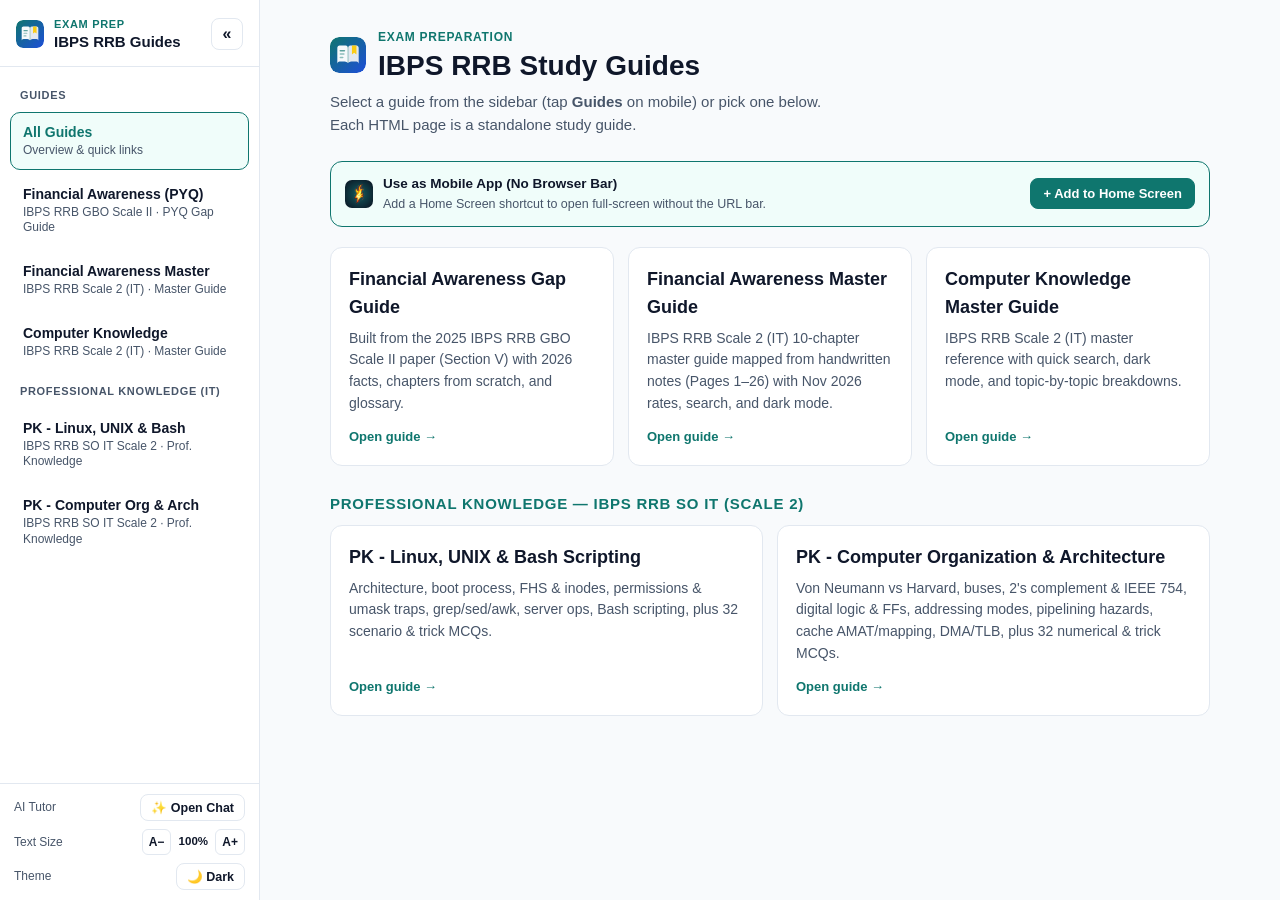
<file: index.html>
<!DOCTYPE html>
<html lang="en">
<head>
  <meta charset="UTF-8">
  <meta name="viewport" content="width=device-width, initial-scale=1.0">
  <title>IBPS RRB Study Guides</title>
  <link rel="icon" type="image/svg+xml" href="favicon.svg">
  <link rel="apple-touch-icon" href="icon-192.png">
  <link rel="manifest" href="manifest.json">
  <meta name="theme-color" content="#0f766e">
  <meta name="apple-mobile-web-app-capable" content="yes">
  <meta name="mobile-web-app-capable" content="yes">
  <meta name="apple-mobile-web-app-status-bar-style" content="default">
  <meta name="apple-mobile-web-app-title" content="RRB Guides">
  <script>(function(){try{var t=localStorage.getItem('site_theme')||localStorage.getItem('fa_theme')||localStorage.getItem('ck_theme')||(matchMedia('(prefers-color-scheme: dark)').matches?'dark':'light');document.documentElement.setAttribute('data-theme',t);}catch(e){}})();</script>
  <link rel="stylesheet" href="sidebar.css">
  <style>
    :root {
      --bg: #f8fafc;
      --surface: #ffffff;
      --surface-2: #f1f5f9;
      --text: #0f172a;
      --muted: #475569;
      --border: #e2e8f0;
      --accent: #0f766e;
      --accent-soft: #f0fdfa;
      color-scheme: light;
    }
    [data-theme="dark"] {
      --bg: #0b1120;
      --surface: #111827;
      --surface-2: #1e293b;
      --text: #f1f5f9;
      --muted: #94a3b8;
      --border: #273449;
      --accent: #2dd4bf;
      --accent-soft: #042f2e;
      color-scheme: dark;
    }
    * { box-sizing: border-box; }
    body {
      margin: 0;
      font-family: -apple-system, BlinkMacSystemFont, "Segoe UI", Roboto, Inter, sans-serif;
      background: var(--bg);
      color: var(--text);
      line-height: 1.55;
      font-size: 15px;
    }
    main {
      max-width: 920px;
      margin: 0 auto;
      padding: 28px 20px 60px;
    }
    .kicker {
      font-size: 12px;
      font-weight: 700;
      letter-spacing: 0.06em;
      text-transform: uppercase;
      color: var(--accent);
      margin: 0 0 6px;
    }
    h1 {
      font-size: 28px;
      line-height: 1.2;
      margin: 0 0 10px;
    }
    .lede {
      color: var(--muted);
      max-width: 62ch;
      margin: 0 0 24px;
    }
    .grid {
      display: grid;
      grid-template-columns: repeat(auto-fit, minmax(260px, 1fr));
      gap: 14px;
    }
    .guide-card {
      display: flex;
      flex-direction: column;
      justify-content: space-between;
      gap: 12px;
      background: var(--surface);
      border: 1px solid var(--border);
      border-radius: 12px;
      padding: 18px;
      text-decoration: none;
      color: var(--text);
      transition: border-color 0.15s ease, transform 0.15s ease;
    }
    .guide-card:hover {
      border-color: var(--accent);
      transform: translateY(-2px);
    }
    .guide-card h2 {
      font-size: 18px;
      margin: 0 0 6px;
    }
    .guide-card p {
      margin: 0;
      color: var(--muted);
      font-size: 14px;
    }
    .guide-card .cta {
      font-size: 13px;
      font-weight: 600;
      color: var(--accent);
    }
    .shortcut-box {
      display: flex;
      flex-wrap: wrap;
      align-items: center;
      justify-content: space-between;
      gap: 10px;
      background: var(--accent-soft);
      border: 1px solid var(--accent);
      border-radius: 12px;
      padding: 12px 14px;
      margin-bottom: 20px;
      font-size: 13.5px;
    }
    .shortcut-box[hidden] { display: none; }
    .shortcut-info {
      display: flex;
      align-items: center;
      gap: 10px;
      flex: 1;
      min-width: 210px;
    }
    .shortcut-btn {
      padding: 7px 12px;
      border-radius: 8px;
      border: 1px solid var(--accent);
      background: var(--accent);
      color: #ffffff;
      font-size: 13px;
      font-weight: 600;
      cursor: pointer;
      white-space: nowrap;
    }
    [data-theme="dark"] .shortcut-btn {
      color: #0b1120;
    }
    .shortcut-steps {
      width: 100%;
      font-size: 12.5px;
      color: var(--muted);
      padding-top: 6px;
      border-top: 1px solid var(--border);
    }
    .shortcut-steps[hidden] { display: none; }
  </style>
</head>
<body data-sidebar-pad="flush">
  <main>
    <div style="display:flex;align-items:center;gap:12px;margin-bottom:8px;">
      <img src="favicon.svg" alt="" width="36" height="36" style="border-radius:9px;flex-shrink:0;">
      <div>
        <p class="kicker" style="margin-bottom:2px;">Exam Preparation</p>
        <h1 style="margin:0;">IBPS RRB Study Guides</h1>
      </div>
    </div>
    <p class="lede">Select a guide from the sidebar (tap <strong>Guides</strong> on mobile) or pick one below. Each HTML page is a standalone study guide.</p>

    <div class="shortcut-box" id="shortcutBox">
      <div class="shortcut-info">
        <img src="icon-192.png" alt="" width="28" height="28" style="border-radius:7px;flex-shrink:0;">
        <div>
          <strong>Use as Mobile App (No Browser Bar)</strong>
          <div style="font-size:12.5px;color:var(--muted);">Add a Home Screen shortcut to open full-screen without the URL bar.</div>
        </div>
      </div>
      <button type="button" class="shortcut-btn" id="installShortcutBtn">+ Add to Home Screen</button>
      <div class="shortcut-steps" id="shortcutSteps" hidden>
        <strong>iPhone (Safari):</strong> Tap <strong>Share</strong> (square with &uarr;) &rarr; <strong>Add to Home Screen</strong>.<br>
        <strong>Android (Chrome):</strong> Tap <strong>&#8942;</strong> menu &rarr; <strong>Add to Home screen</strong> / <strong>Install app</strong>.
      </div>
    </div>

    <div class="grid">
      <a class="guide-card" href="Financial%20Awareness%20Gap%20Guide.html">
        <div>
          <h2>Financial Awareness Gap Guide</h2>
          <p>Built from the 2025 IBPS RRB GBO Scale II paper (Section V) with 2026 facts, chapters from scratch, and glossary.</p>
        </div>
        <span class="cta">Open guide &rarr;</span>
      </a>

      <a class="guide-card" href="financial_awareness_guide.html">
        <div>
          <h2>Financial Awareness Master Guide</h2>
          <p>IBPS RRB Scale 2 (IT) 10-chapter master guide mapped from handwritten notes (Pages 1–26) with Nov 2026 rates, search, and dark mode.</p>
        </div>
        <span class="cta">Open guide &rarr;</span>
      </a>

      <a class="guide-card" href="computer_knowledge_guide.html">
        <div>
          <h2>Computer Knowledge Master Guide</h2>
          <p>IBPS RRB Scale 2 (IT) master reference with quick search, dark mode, and topic-by-topic breakdowns.</p>
        </div>
        <span class="cta">Open guide &rarr;</span>
      </a>
    </div>

    <h2 style="font-size:15px;text-transform:uppercase;letter-spacing:0.05em;color:var(--accent);margin:26px 0 10px;">Professional Knowledge — IBPS RRB SO IT (Scale 2)</h2>
    <div class="grid">
      <a class="guide-card" href="pk_linux_unix_bash.html">
        <div>
          <h2>PK - Linux, UNIX &amp; Bash Scripting</h2>
          <p>Architecture, boot process, FHS &amp; inodes, permissions &amp; umask traps, grep/sed/awk, server ops, Bash scripting, plus 32 scenario &amp; trick MCQs.</p>
        </div>
        <span class="cta">Open guide &rarr;</span>
      </a>

      <a class="guide-card" href="pk_computer_organization_architecture.html">
        <div>
          <h2>PK - Computer Organization &amp; Architecture</h2>
          <p>Von Neumann vs Harvard, buses, 2's complement &amp; IEEE 754, digital logic &amp; FFs, addressing modes, pipelining hazards, cache AMAT/mapping, DMA/TLB, plus 32 numerical &amp; trick MCQs.</p>
        </div>
        <span class="cta">Open guide &rarr;</span>
      </a>
    </div>
  </main>
  <script src="sidebar.js" defer></script>
  <script>
    (function () {
      var box = document.getElementById('shortcutBox');
      var btn = document.getElementById('installShortcutBtn');
      var steps = document.getElementById('shortcutSteps');
      if (!box || !btn) return;
      var isStandalone =
        (window.matchMedia && window.matchMedia('(display-mode: standalone)').matches) ||
        window.navigator.standalone === true;
      if (isStandalone) {
        box.hidden = true;
        return;
      }
      var deferredPrompt = null;
      window.addEventListener('beforeinstallprompt', function (e) {
        e.preventDefault();
        deferredPrompt = e;
      });
      btn.addEventListener('click', function () {
        if (deferredPrompt) {
          deferredPrompt.prompt();
          deferredPrompt.userChoice.finally(function () {
            deferredPrompt = null;
          });
        } else {
          steps.hidden = !steps.hidden;
        }
      });
    })();
  </script>
</body>
</html>
</file>
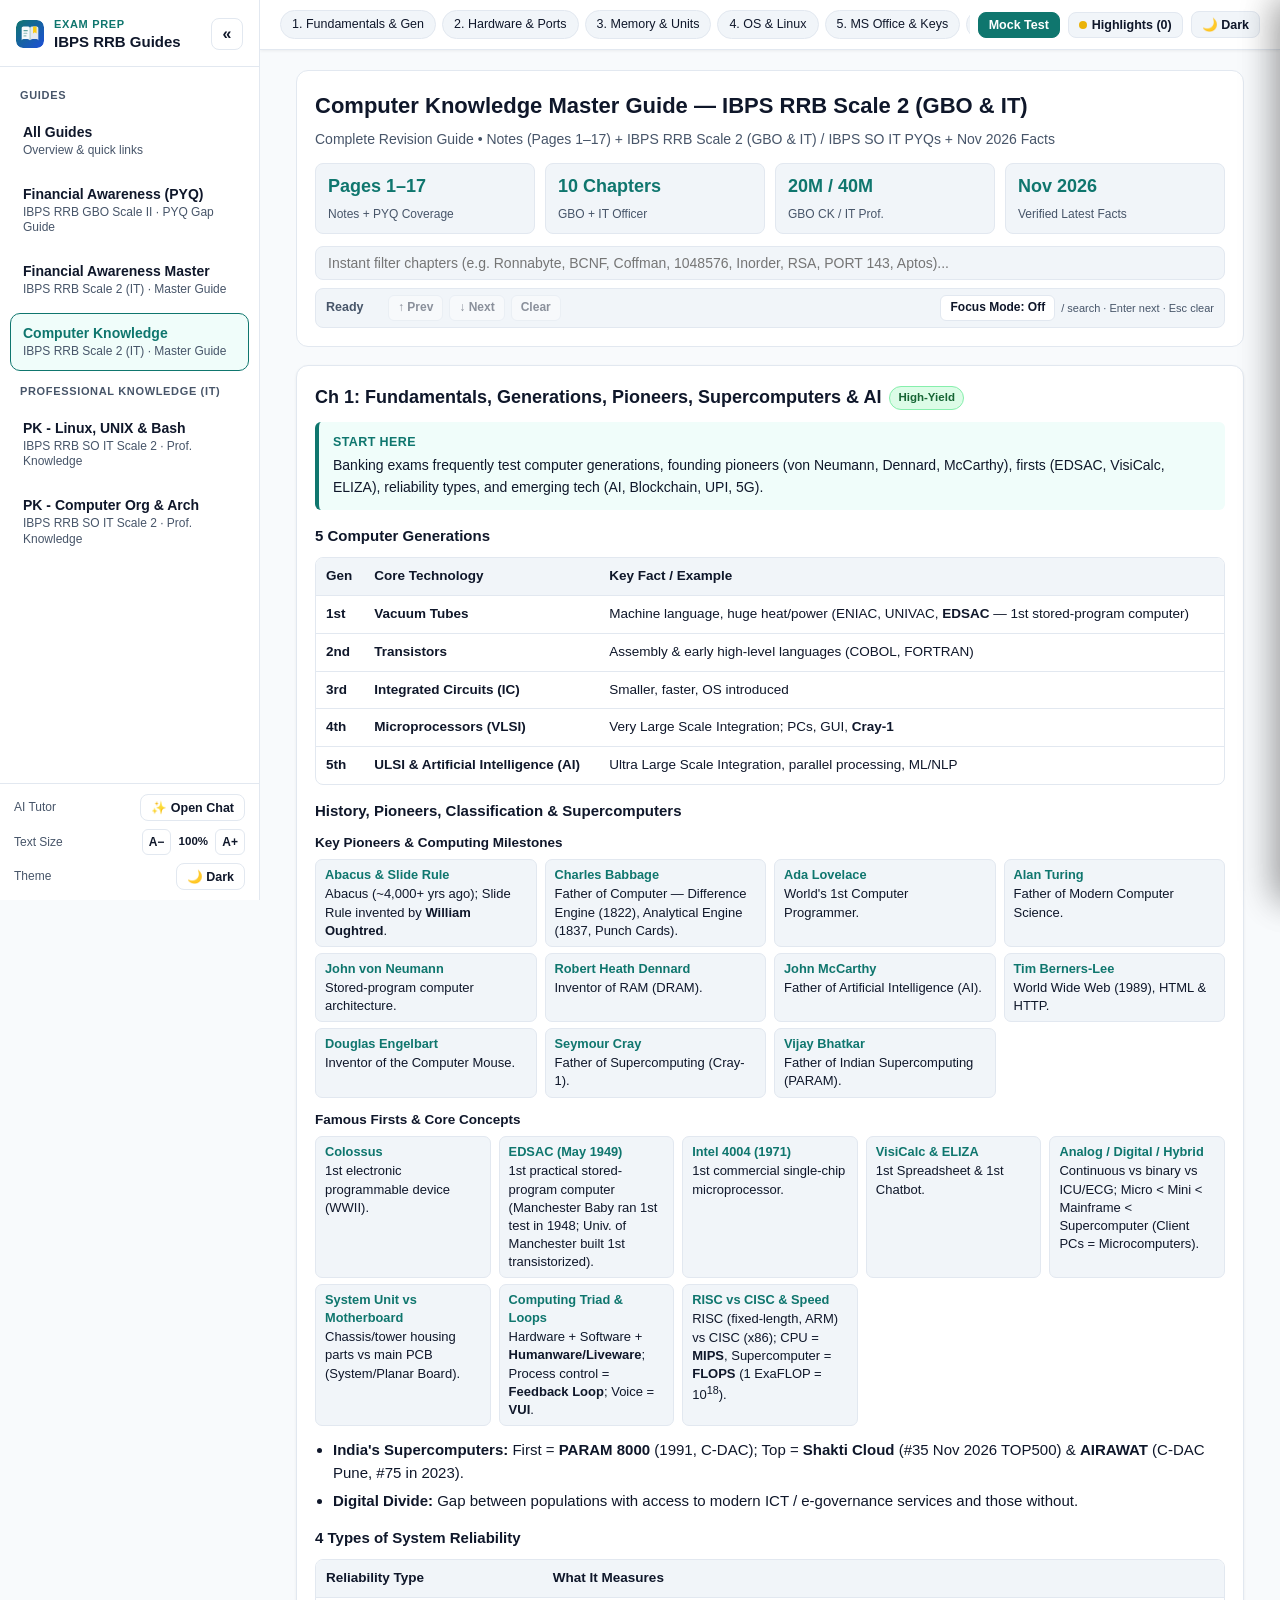
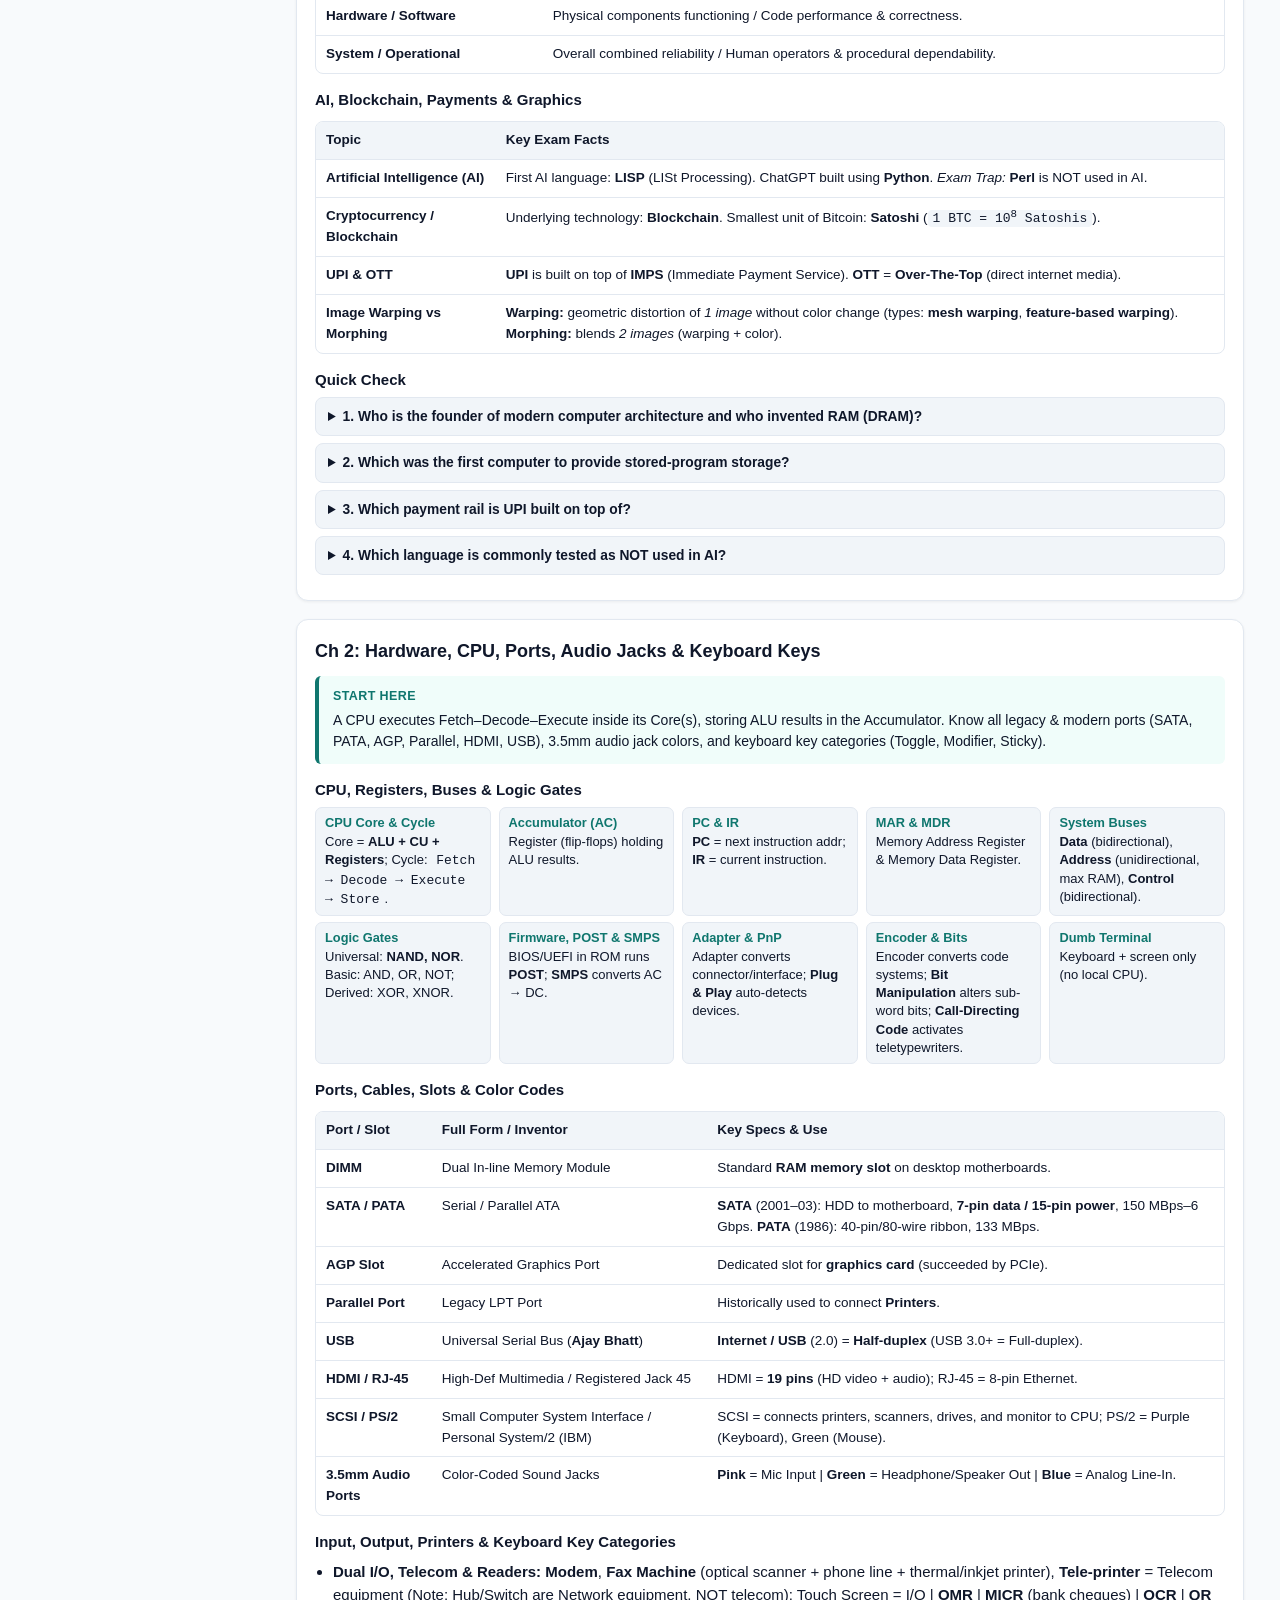
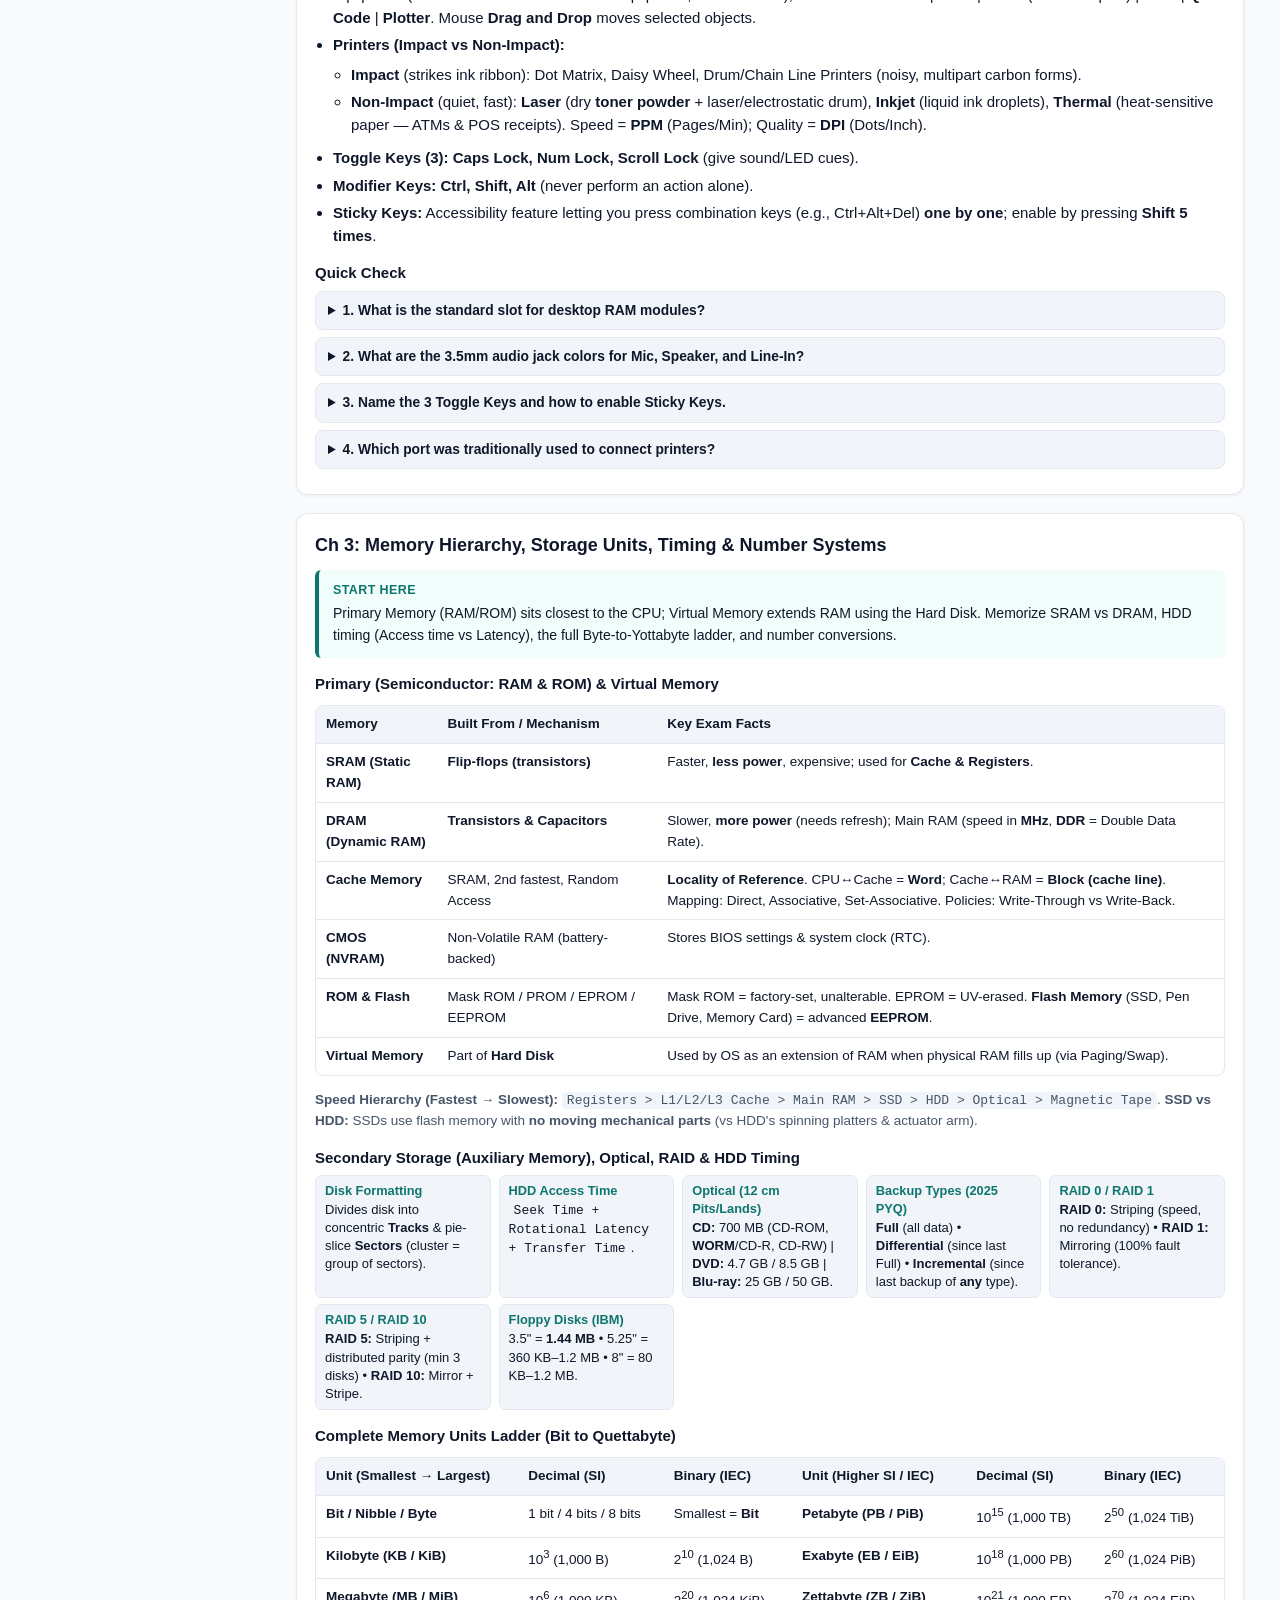
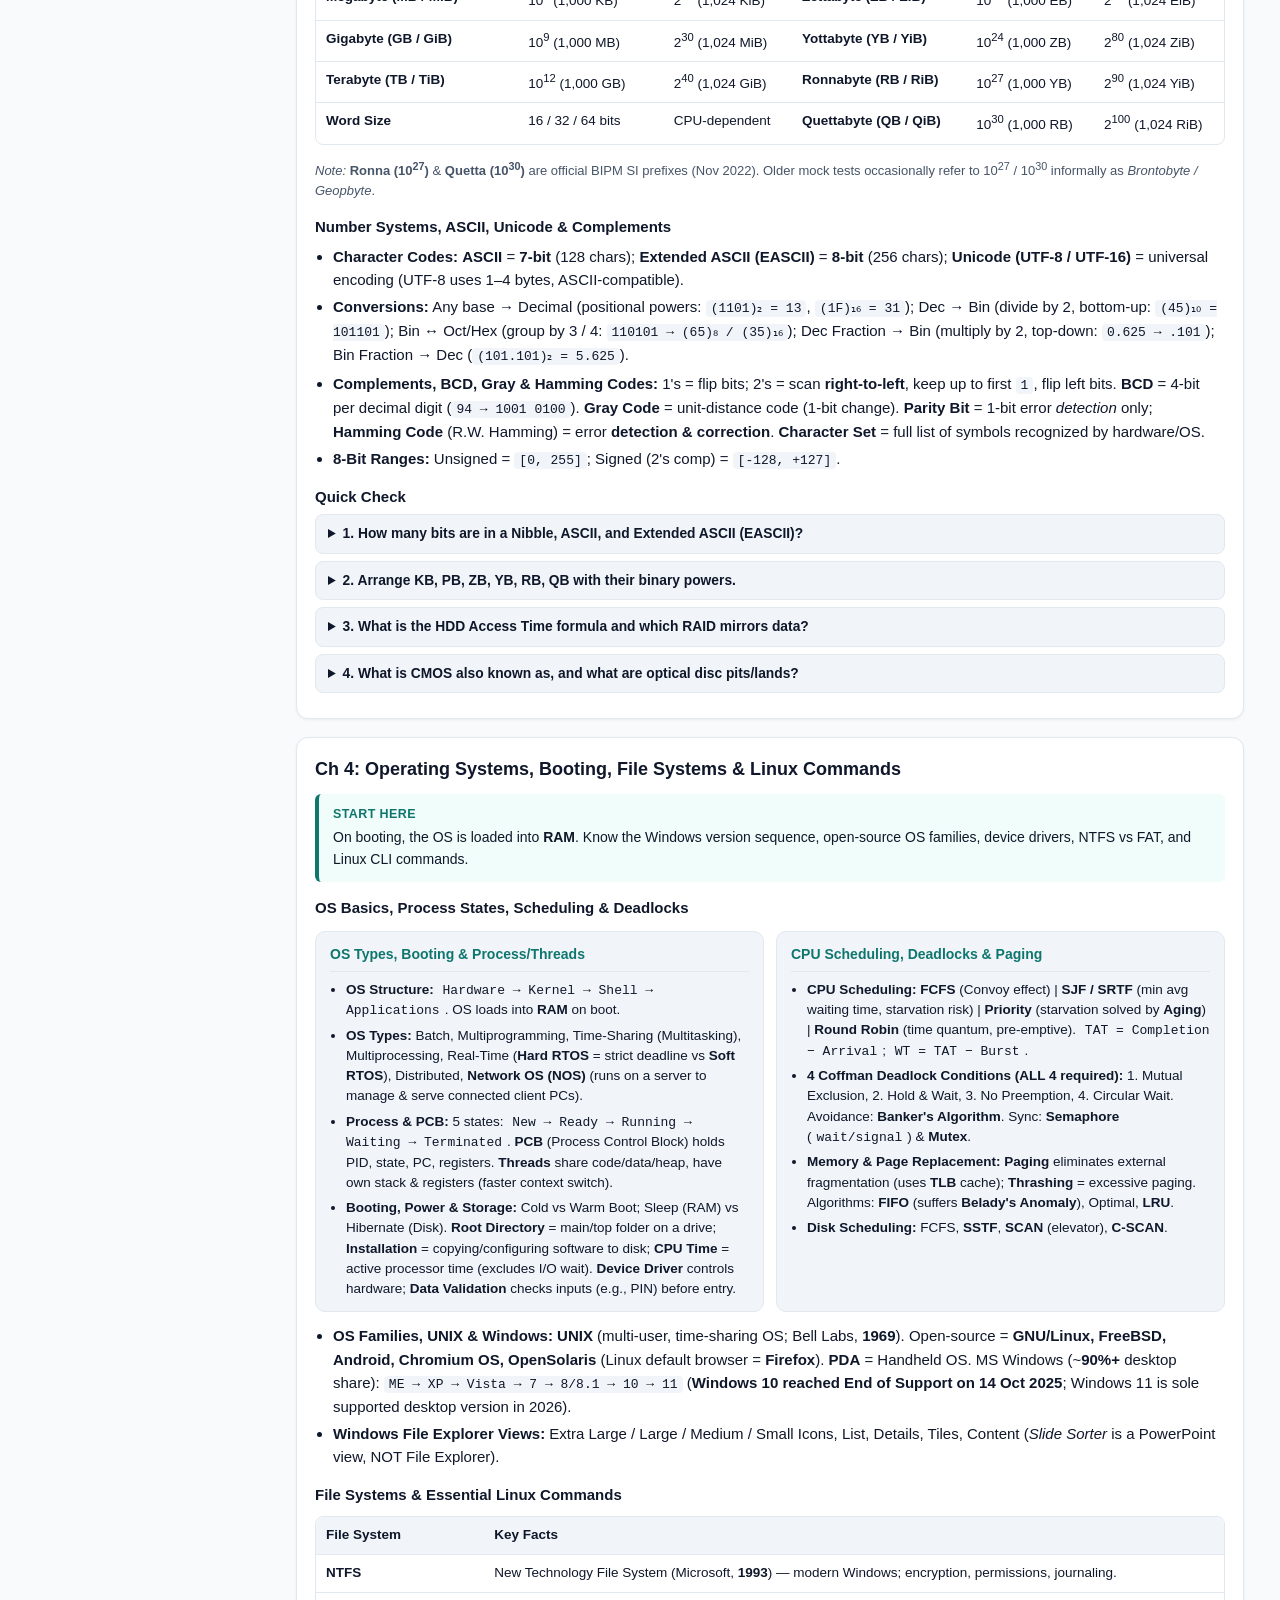
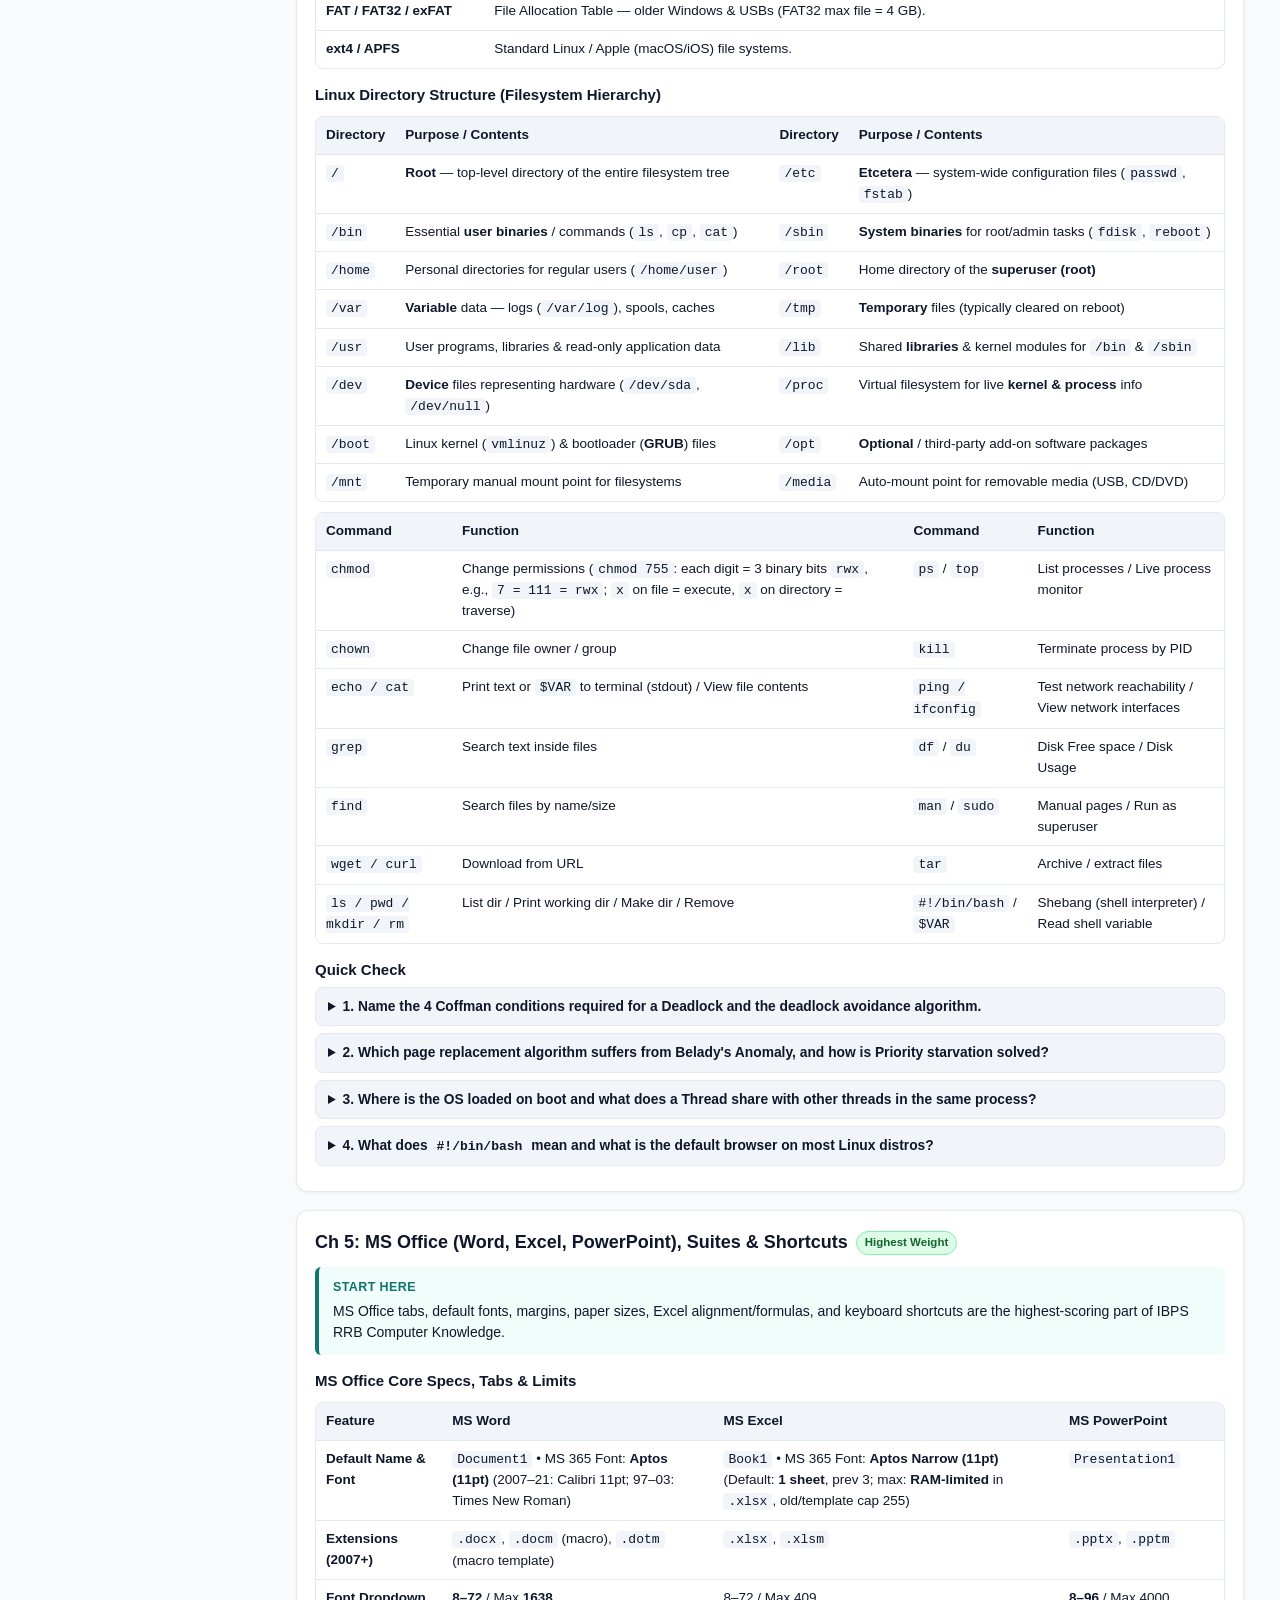
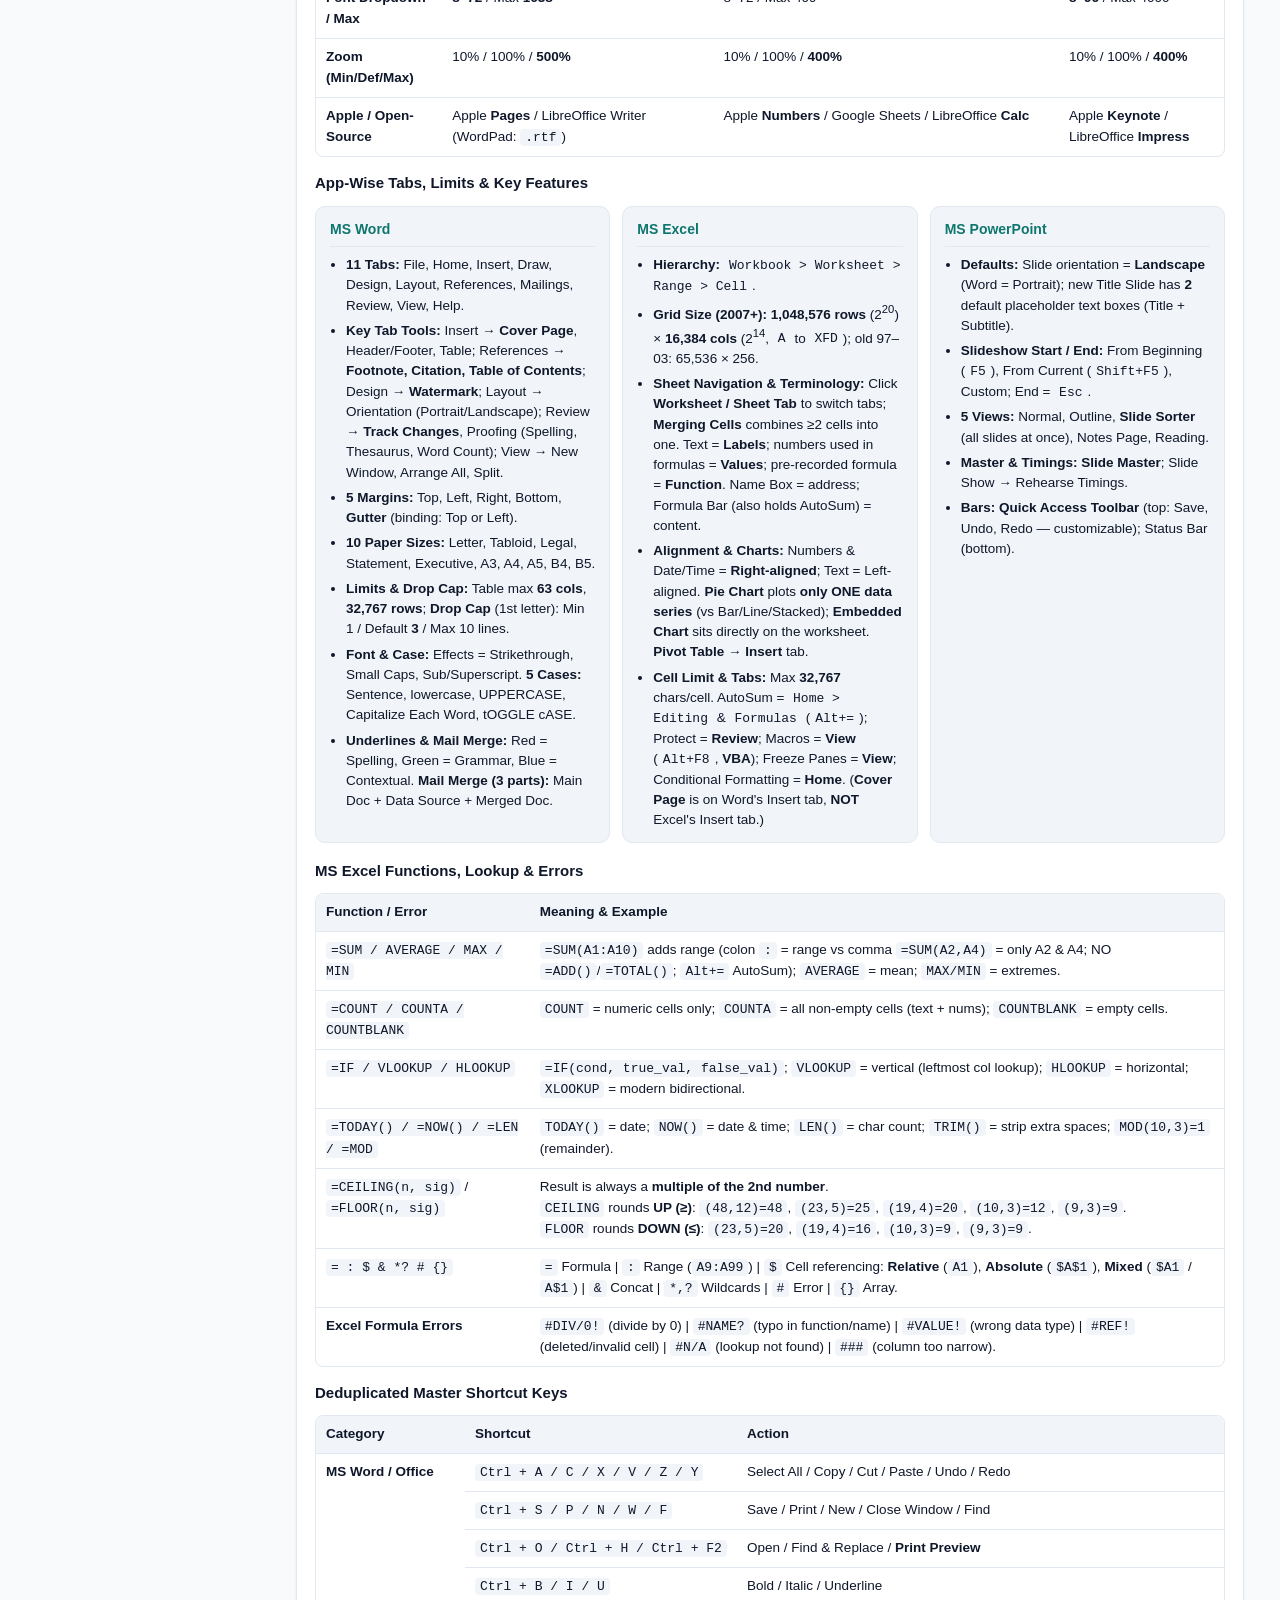
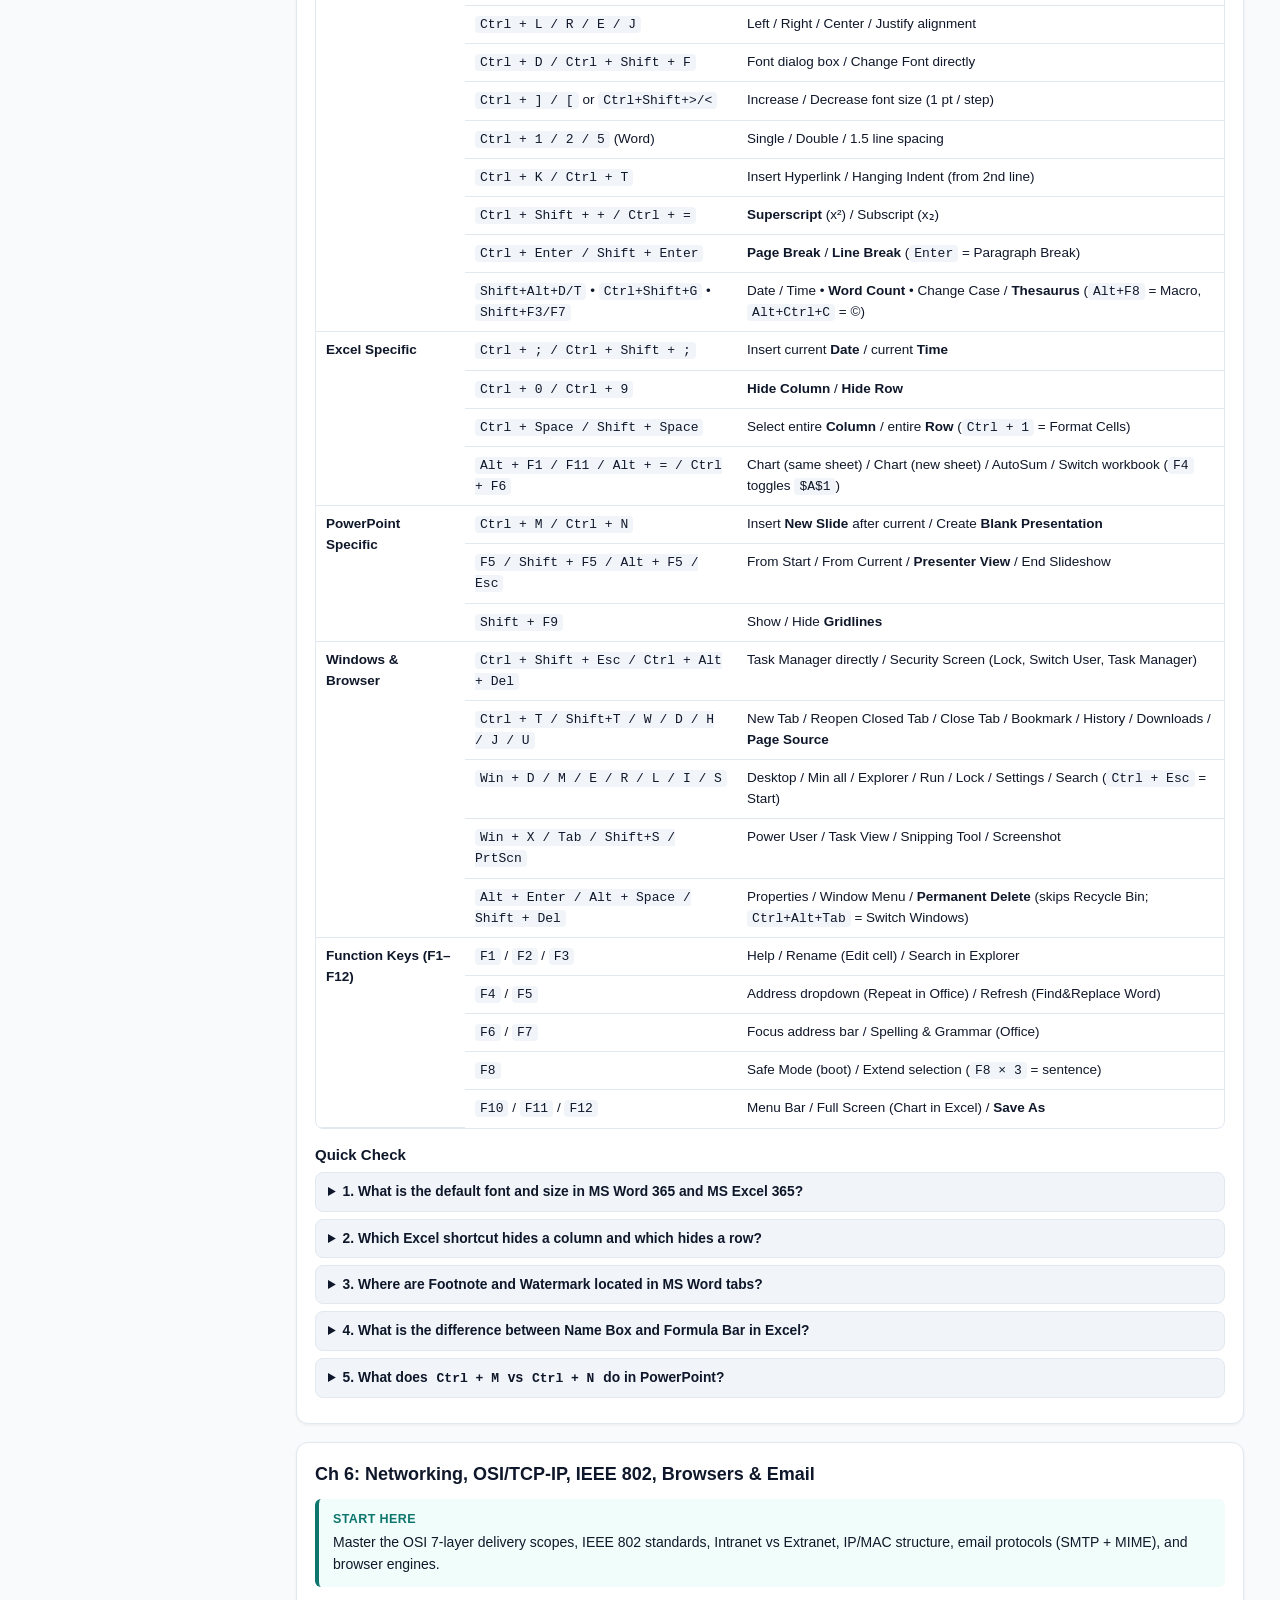
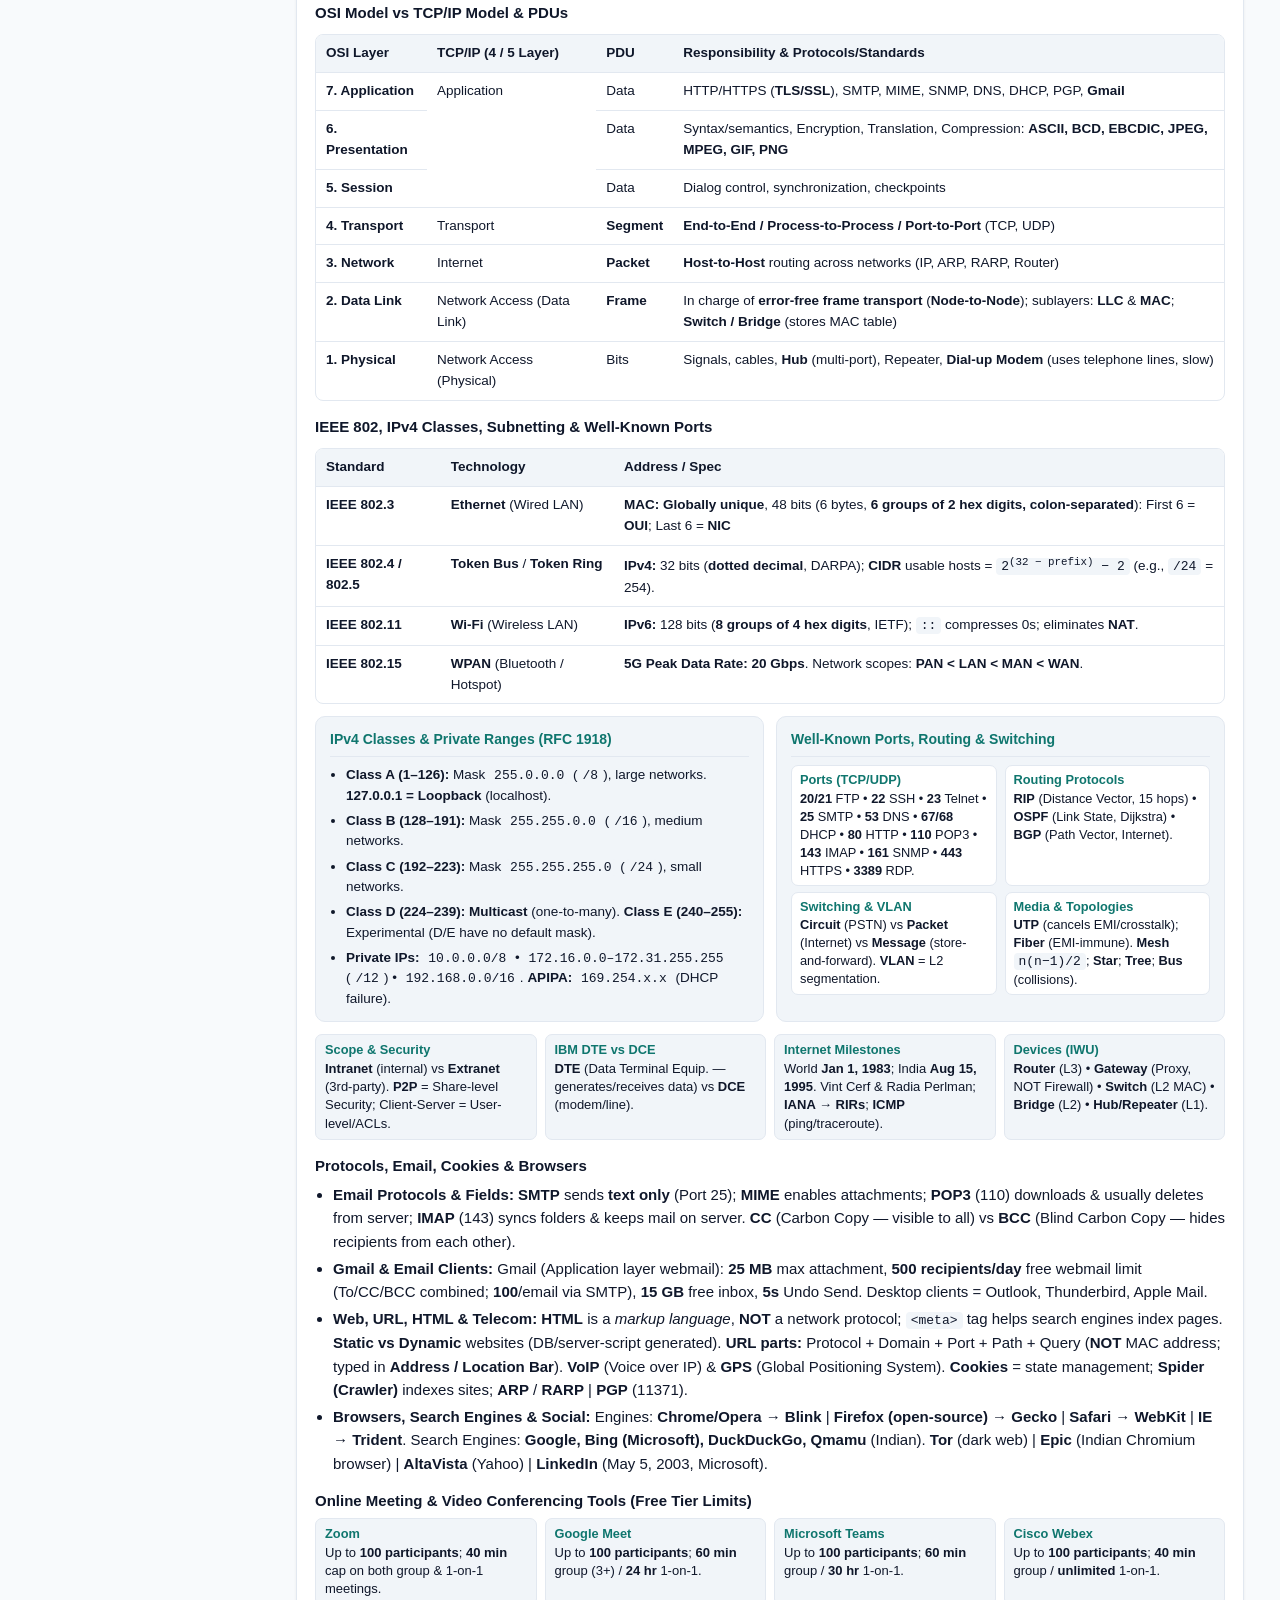
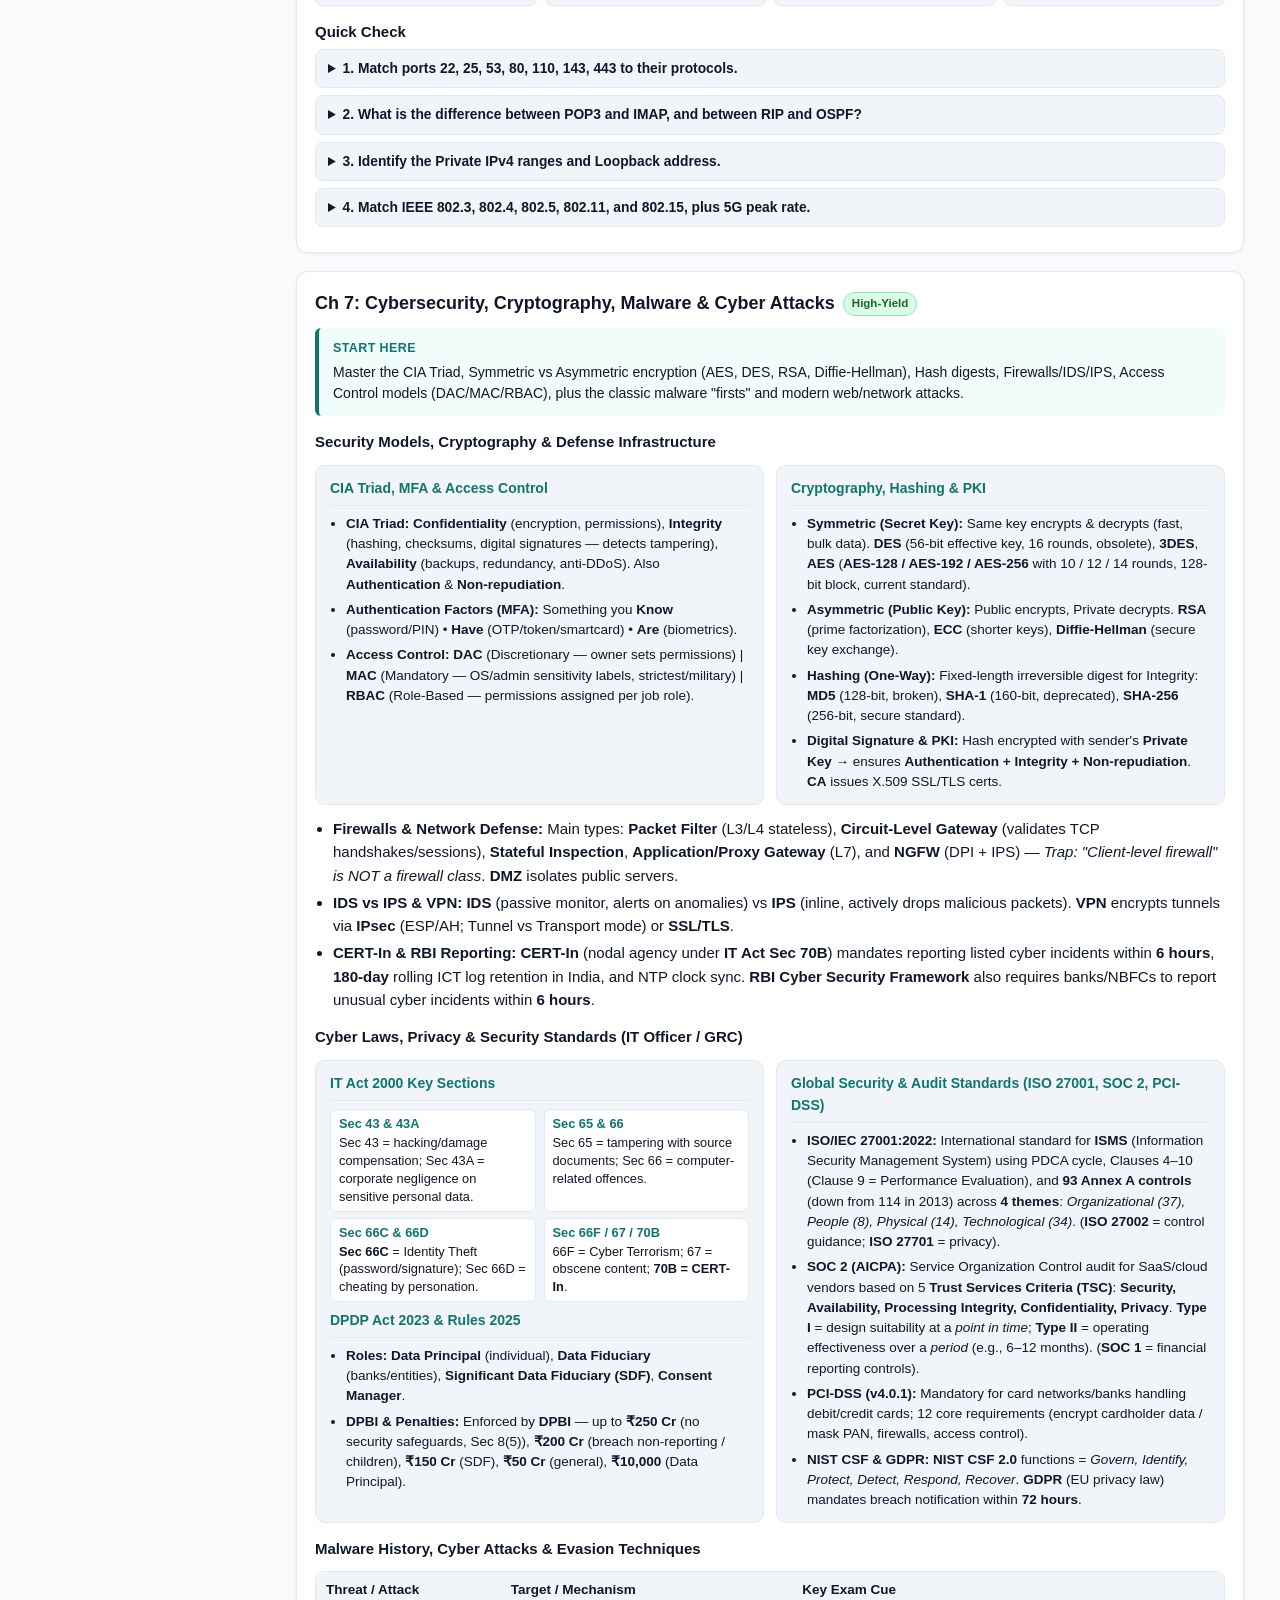
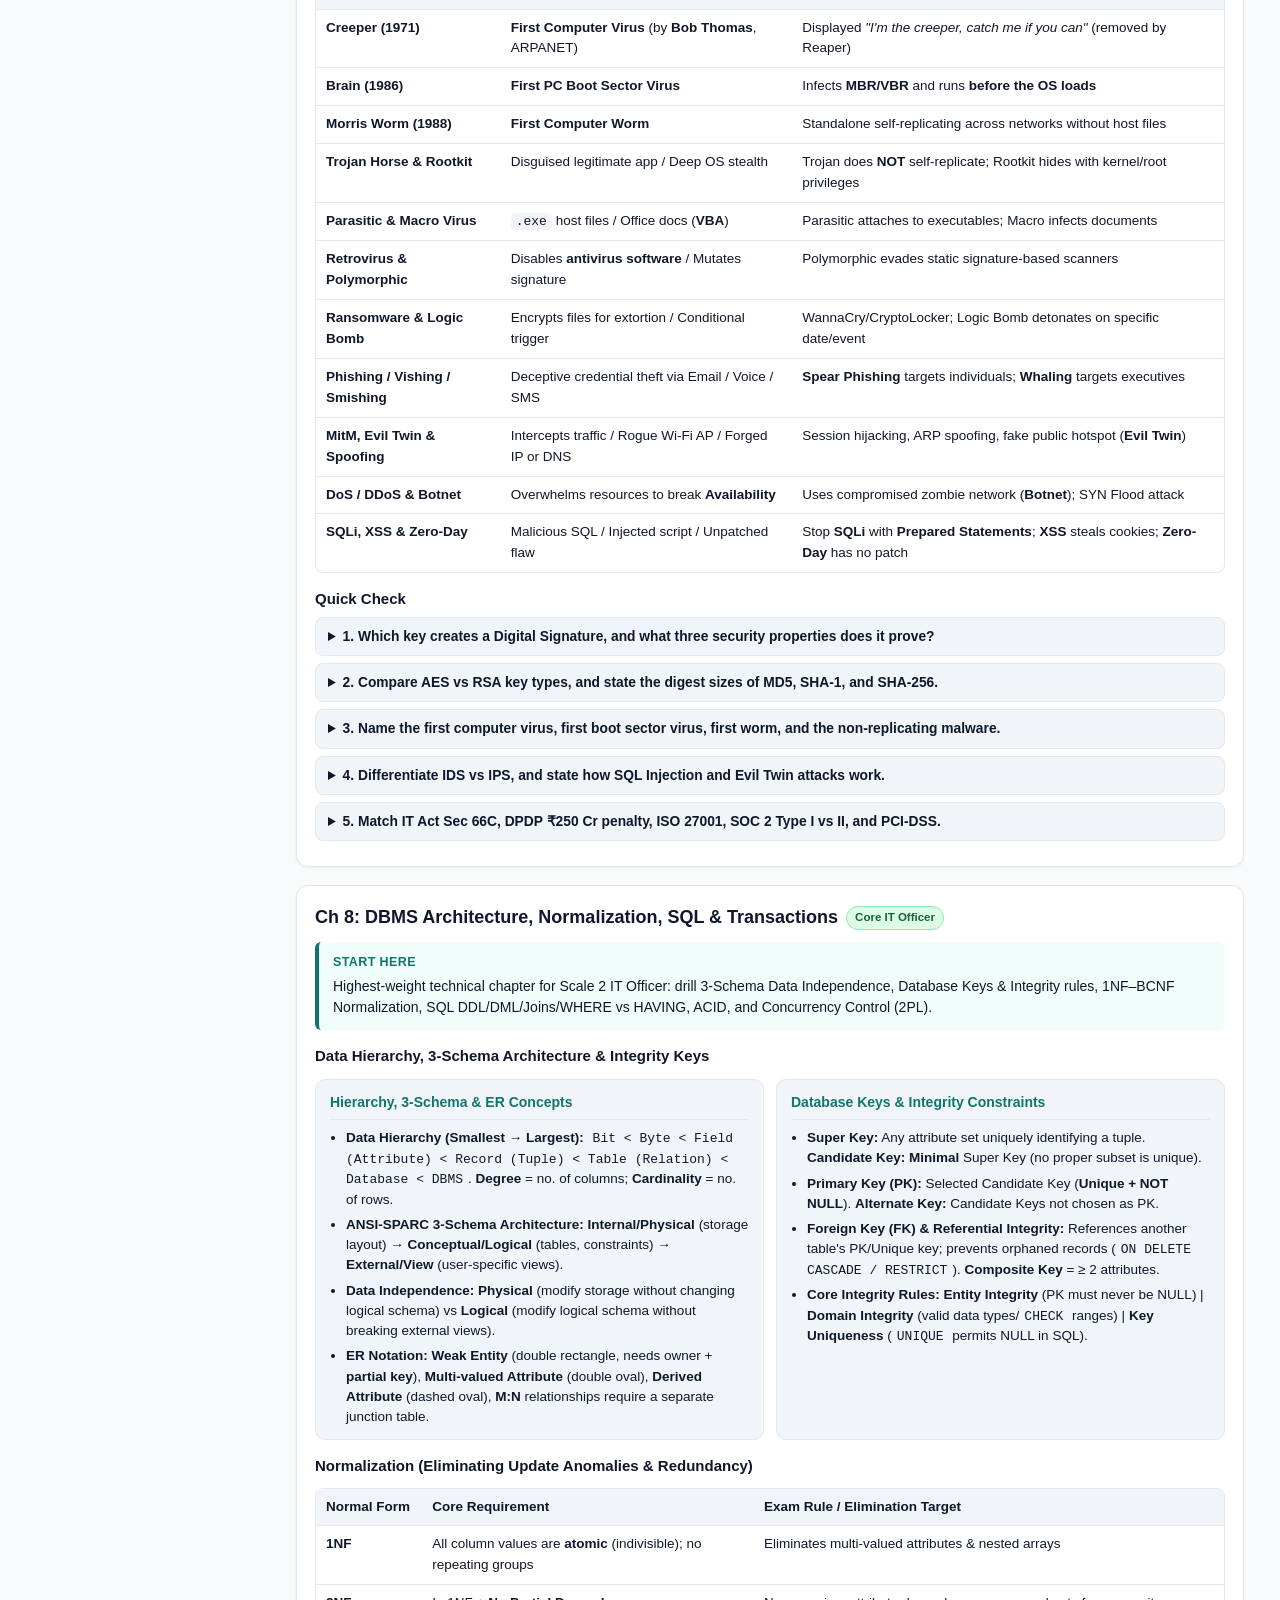
<file: computer_knowledge_guide.html>
<!DOCTYPE html>
<html lang="en">
<head>
<meta charset="UTF-8">
<meta name="viewport" content="width=device-width, initial-scale=1.0">
<title>Computer Knowledge Master Guide — IBPS RRB Scale 2 (IT)</title>
<link rel="icon" type="image/svg+xml" href="favicon.svg">
<link rel="apple-touch-icon" href="icon-192.png">
<script>(function(){try{var t=localStorage.getItem('site_theme')||localStorage.getItem('fa_theme')||localStorage.getItem('ck_theme')||(matchMedia('(prefers-color-scheme: dark)').matches?'dark':'light');document.documentElement.setAttribute('data-theme',t);}catch(e){}})();</script>
<link rel="stylesheet" href="sidebar.css">
<link rel="stylesheet" href="study-tools.css">
<link rel="stylesheet" href="quiz-tools.css">
<link rel="stylesheet" href="ai-chat.css">
<style>
  :root {
    --bg: #f8fafc;
    --surface: #ffffff;
    --surface-2: #f1f5f9;
    --text: #0f172a;
    --muted: #475569;
    --border: #e2e8f0;
    --accent: #0f766e;
    --accent-soft: #f0fdfa;
    --green-bg: #dcfce7;
    --green-text: #166534;
    --green-border: #86efac;
    --red-bg: #fee2e2;
    --red-text: #991b1b;
    --red-border: #fca5a5;
    --yellow-bg: #fef9c3;
    --yellow-text: #854d0e;
    --yellow-border: #fde047;
    --trap-bg: #fff7ed;
    --trap-border: #fb923c;
    --trap-text: #9a3412;
    --code-bg: #f1f5f9;
    --shadow: 0 1px 3px rgba(0,0,0,0.06);
  }
  [data-theme="dark"] {
    --bg: #0b1120;
    --surface: #111827;
    --surface-2: #1e293b;
    --text: #f1f5f9;
    --muted: #94a3b8;
    --border: #273449;
    --accent: #2dd4bf;
    --accent-soft: #042f2e;
    --green-bg: #052e16;
    --green-text: #86efac;
    --green-border: #166534;
    --red-bg: #450a0a;
    --red-text: #fca5a5;
    --red-border: #991b1b;
    --yellow-bg: #422006;
    --yellow-text: #fde047;
    --yellow-border: #854d0e;
    --trap-bg: #2c1608;
    --trap-border: #ea580c;
    --trap-text: #fdba74;
    --code-bg: #1e293b;
    --shadow: 0 1px 3px rgba(0,0,0,0.4);
  }
  * { box-sizing: border-box; }
  html { scroll-behavior: smooth; scroll-padding-top: 76px; }
  body {
    margin: 0;
    font-family: -apple-system, BlinkMacSystemFont, "Segoe UI", Roboto, Inter, sans-serif;
    background: var(--bg);
    color: var(--text);
    line-height: 1.55;
    font-size: 15px;
    overflow-x: clip;
  }
  .sticky-nav {
    position: sticky;
    top: 0;
    z-index: 100;
    background: var(--surface);
    border-bottom: 1px solid var(--border);
    box-shadow: var(--shadow);
    padding: 8px 16px;
  }
  .nav-inner {
    max-width: 980px;
    margin: 0 auto;
    display: flex;
    align-items: center;
    gap: 8px;
  }
  .chips {
    display: flex;
    gap: 6px;
    overflow-x: auto;
    scrollbar-width: none;
    flex: 1;
    padding: 2px 0;
  }
  .chips::-webkit-scrollbar { display: none; }
  .chip {
    white-space: nowrap;
    text-decoration: none;
    color: var(--text);
    background: var(--surface-2);
    border: 1px solid var(--border);
    border-radius: 999px;
    padding: 4px 11px;
    font-size: 12.5px;
    font-weight: 500;
  }
  .chip:hover { border-color: var(--accent); color: var(--accent); }
  .theme-btn {
    flex-shrink: 0;
    background: var(--surface-2);
    color: var(--text);
    border: 1px solid var(--border);
    border-radius: 8px;
    padding: 5px 10px;
    font-size: 12.5px;
    cursor: pointer;
    font-weight: 600;
  }
  main { max-width: 980px; margin: 0 auto; padding: 20px 16px 60px; }
  header.hero {
    background: var(--surface);
    border: 1px solid var(--border);
    border-radius: 12px;
    padding: 18px;
    margin-bottom: 18px;
  }
  header.hero h1 { margin: 0 0 6px; font-size: 22px; }
  header.hero p { margin: 0; color: var(--muted); font-size: 14px; }
  .search-box {
    margin-top: 12px;
    width: 100%;
    padding: 8px 12px;
    border-radius: 8px;
    border: 1px solid var(--border);
    background: var(--surface-2);
    color: var(--text);
    font-size: 14px;
  }
  .stats-grid {
    display: grid;
    grid-template-columns: repeat(auto-fit, minmax(130px, 1fr));
    gap: 10px;
    margin-top: 12px;
  }
  .stat {
    background: var(--surface-2);
    border: 1px solid var(--border);
    border-radius: 8px;
    padding: 9px 12px;
  }
  .stat .val { font-size: 18px; font-weight: 700; display: block; color: var(--accent); }
  .stat .lbl { font-size: 12px; color: var(--muted); }
  section.card {
    background: var(--surface);
    border: 1px solid var(--border);
    border-radius: 12px;
    padding: 18px;
    margin-bottom: 18px;
    box-shadow: var(--shadow);
  }
  section.card h2 {
    margin: 0 0 10px;
    font-size: 18px;
    display: flex;
    flex-wrap: wrap;
    align-items: center;
    gap: 8px;
  }
  section.card h3 { margin: 14px 0 6px; font-size: 15px; }
  .badge {
    display: inline-block;
    padding: 2px 8px;
    border-radius: 999px;
    font-size: 11.5px;
    font-weight: 700;
    border: 1px solid var(--border);
    background: var(--surface-2);
    color: var(--muted);
  }
  .badge-exam { background: var(--green-bg); color: var(--green-text); border-color: var(--green-border); }
  .start-box {
    background: var(--accent-soft);
    border-left: 4px solid var(--accent);
    border-radius: 6px;
    padding: 11px 14px;
    margin: 10px 0 14px;
    font-size: 14px;
  }
  .start-box > strong:first-child { color: var(--accent); display: block; margin-bottom: 3px; font-size: 12.5px; text-transform: uppercase; letter-spacing: 0.4px; }
  .trap-box {
    background: var(--trap-bg);
    border-left: 4px solid var(--trap-border);
    border-radius: 6px;
    padding: 11px 14px;
    margin: 14px 0;
    font-size: 13.8px;
  }
  .trap-box strong.trap-title { color: var(--trap-text); display: block; margin-bottom: 4px; font-size: 12.5px; text-transform: uppercase; letter-spacing: 0.4px; }
  .table-wrap {
    width: 100%;
    overflow-x: auto;
    -webkit-overflow-scrolling: touch;
    margin: 10px 0;
    border: 1px solid var(--border);
    border-radius: 8px;
  }
  table { width: 100%; border-collapse: collapse; font-size: 13.5px; min-width: 480px; }
  th, td { text-align: left; padding: 8px 10px; border-bottom: 1px solid var(--border); vertical-align: top; }
  th { background: var(--surface-2); font-weight: 600; white-space: nowrap; }
  tr:last-child td { border-bottom: none; }
  ul { margin: 6px 0 10px; padding-left: 18px; }
  li { margin-bottom: 4px; }
  code {
    background: var(--code-bg);
    padding: 1px 5px;
    border-radius: 4px;
    font-family: ui-monospace, SFMono-Regular, Menlo, Consolas, monospace;
    font-size: 13px;
    overflow-wrap: anywhere;
  }
  details {
    border: 1px solid var(--border);
    border-radius: 8px;
    padding: 8px 12px;
    margin-bottom: 7px;
    background: var(--surface-2);
  }
  summary { cursor: pointer; font-weight: 600; font-size: 13.8px; }
  details[open] summary { margin-bottom: 6px; color: var(--accent); }
  .hidden-card { display: none; }
  .office-grid {
    display: grid;
    grid-template-columns: repeat(auto-fit, minmax(min(100%, 250px), 1fr));
    gap: 12px;
    margin: 12px 0 16px;
  }
  .office-card {
    background: var(--surface-2);
    border: 1px solid var(--border);
    border-radius: 10px;
    padding: 12px 14px;
  }
  .office-card h4 {
    margin: 0 0 8px;
    font-size: 14px;
    color: var(--accent);
    border-bottom: 1px solid var(--border);
    padding-bottom: 5px;
  }
  .office-card ul {
    margin: 0;
    padding-left: 16px;
    font-size: 13.5px;
    line-height: 1.5;
  }
  .office-card li { margin-bottom: 5px; }
  .office-card li:last-child { margin-bottom: 0; }
  .info-grid {
    display: grid;
    grid-template-columns: repeat(auto-fit, minmax(min(100%, 250px), 1fr));
    gap: 12px;
    margin: 12px 0;
  }
  .info-card {
    background: var(--surface-2);
    border: 1px solid var(--border);
    border-radius: 10px;
    padding: 12px 14px;
  }
  .info-card h4 {
    margin: 0 0 8px;
    font-size: 14px;
    color: var(--accent);
    border-bottom: 1px solid var(--border);
    padding-bottom: 5px;
  }
  .info-card ul {
    margin: 0;
    padding-left: 16px;
    font-size: 13.5px;
    line-height: 1.5;
  }
  .info-card li { margin-bottom: 5px; }
  .info-card li:last-child { margin-bottom: 0; }
  .fact-label {
    font-size: 13.5px;
    font-weight: 700;
    color: var(--text);
    margin: 10px 0 4px;
  }
  .fact-grid {
    display: grid;
    grid-template-columns: repeat(auto-fit, minmax(min(100%, 205px), 1fr));
    gap: 6px 8px;
    list-style: none;
    padding: 0;
    margin: 6px 0 12px;
  }
  .fact-grid.compact {
    grid-template-columns: repeat(auto-fit, minmax(min(100%, 155px), 1fr));
  }
  .fact-grid > li {
    margin: 0;
    padding: 6px 9px;
    background: var(--surface-2);
    border: 1px solid var(--border);
    border-radius: 7px;
    font-size: 13px;
    line-height: 1.4;
  }
  .info-card .fact-grid {
    padding-left: 0;
    margin: 6px 0 8px;
    grid-template-columns: repeat(auto-fit, minmax(min(100%, 165px), 1fr));
  }
  .info-card .fact-grid > li {
    background: var(--surface);
    padding: 5px 8px;
    font-size: 12.8px;
  }
  .fact-grid > li > strong:first-child {
    display: block;
    color: var(--accent);
    font-size: 12.8px;
    margin-bottom: 1px;
  }
</style>
</head>
<body data-sidebar-pad="flush">
<nav class="sticky-nav" aria-label="Chapter Navigation">
  <div class="nav-inner">
    <div class="chips">
      <a class="chip" href="#ch1">1. Fundamentals &amp; Gen</a>
      <a class="chip" href="#ch2">2. Hardware &amp; Ports</a>
      <a class="chip" href="#ch3">3. Memory &amp; Units</a>
      <a class="chip" href="#ch4">4. OS &amp; Linux</a>
      <a class="chip" href="#ch5">5. MS Office &amp; Keys</a>
      <a class="chip" href="#ch6">6. Networking &amp; IEEE</a>
      <a class="chip" href="#ch7">7. Security &amp; Crypto</a>
      <a class="chip" href="#ch8">8. DBMS &amp; SQL</a>
      <a class="chip" href="#ch9">9. DSA &amp; Complexity</a>
      <a class="chip" href="#ch10">10. SDLC, OOPs &amp; Languages</a>
      <a class="chip" href="#latest">Latest Facts</a>
      <a class="chip" href="#glossary">Glossary</a>
      <a class="chip" href="#tracker">Mock Tracker</a>
    </div>
    <button class="theme-btn" id="themeToggle" type="button">Theme</button>
  </div>
</nav>

<main>
  <header class="hero">
    <h1>Computer Knowledge Master Guide — IBPS RRB Scale 2 (GBO &amp; IT)</h1>
    <p>Complete Revision Guide • Notes (Pages 1–17) + IBPS RRB Scale 2 (GBO &amp; IT) / IBPS SO IT PYQs + Nov 2026 Facts</p>
    <div class="stats-grid">
      <div class="stat"><span class="val">Pages 1–17</span><span class="lbl">Notes + PYQ Coverage</span></div>
      <div class="stat"><span class="val">10 Chapters</span><span class="lbl">GBO + IT Officer</span></div>
      <div class="stat"><span class="val">20M / 40M</span><span class="lbl">GBO CK / IT Prof.</span></div>
      <div class="stat"><span class="val">Nov 2026</span><span class="lbl">Verified Latest Facts</span></div>
    </div>
    <input class="search-box" id="quickSearch" type="search" placeholder="Instant filter chapters (e.g. Ronnabyte, BCNF, Coffman, 1048576, Inorder, RSA, PORT 143, Aptos)...">
  </header>

  <!-- CH 1 -->
  <section class="card" id="ch1">
    <h2>Ch 1: Fundamentals, Generations, Pioneers, Supercomputers &amp; AI <span class="badge badge-exam">High-Yield</span></h2>
    <div class="start-box">
      <strong>Start Here</strong>
      Banking exams frequently test computer generations, founding pioneers (von Neumann, Dennard, McCarthy), firsts (EDSAC, VisiCalc, ELIZA), reliability types, and emerging tech (AI, Blockchain, UPI, 5G).
    </div>

    <h3>5 Computer Generations</h3>
    <div class="table-wrap">
      <table>
        <thead><tr><th>Gen</th><th>Core Technology</th><th>Key Fact / Example</th></tr></thead>
        <tbody>
          <tr><td><strong>1st</strong></td><td><strong>Vacuum Tubes</strong></td><td>Machine language, huge heat/power (ENIAC, UNIVAC, <strong>EDSAC</strong> — 1st stored-program computer)</td></tr>
          <tr><td><strong>2nd</strong></td><td><strong>Transistors</strong></td><td>Assembly &amp; early high-level languages (COBOL, FORTRAN)</td></tr>
          <tr><td><strong>3rd</strong></td><td><strong>Integrated Circuits (IC)</strong></td><td>Smaller, faster, OS introduced</td></tr>
          <tr><td><strong>4th</strong></td><td><strong>Microprocessors (VLSI)</strong></td><td>Very Large Scale Integration; PCs, GUI, <strong>Cray-1</strong></td></tr>
          <tr><td><strong>5th</strong></td><td><strong>ULSI &amp; Artificial Intelligence (AI)</strong></td><td>Ultra Large Scale Integration, parallel processing, ML/NLP</td></tr>
        </tbody>
      </table>
    </div>

    <h3>History, Pioneers, Classification &amp; Supercomputers</h3>
    <div class="fact-label">Key Pioneers &amp; Computing Milestones</div>
    <ul class="fact-grid">
      <li><strong>Abacus &amp; Slide Rule</strong>Abacus (~4,000+ yrs ago); Slide Rule invented by <strong>William Oughtred</strong>.</li>
      <li><strong>Charles Babbage</strong>Father of Computer — Difference Engine (1822), Analytical Engine (1837, Punch Cards).</li>
      <li><strong>Ada Lovelace</strong>World's 1st Computer Programmer.</li>
      <li><strong>Alan Turing</strong>Father of Modern Computer Science.</li>
      <li><strong>John von Neumann</strong>Stored-program computer architecture.</li>
      <li><strong>Robert Heath Dennard</strong>Inventor of RAM (DRAM).</li>
      <li><strong>John McCarthy</strong>Father of Artificial Intelligence (AI).</li>
      <li><strong>Tim Berners-Lee</strong>World Wide Web (1989), HTML &amp; HTTP.</li>
      <li><strong>Douglas Engelbart</strong>Inventor of the Computer Mouse.</li>
      <li><strong>Seymour Cray</strong>Father of Supercomputing (Cray-1).</li>
      <li><strong>Vijay Bhatkar</strong>Father of Indian Supercomputing (PARAM).</li>
    </ul>

    <div class="fact-label">Famous Firsts &amp; Core Concepts</div>
    <ul class="fact-grid compact">
      <li><strong>Colossus</strong>1st electronic programmable device (WWII).</li>
      <li><strong>EDSAC (May 1949)</strong>1st practical stored-program computer (Manchester Baby ran 1st test in 1948; Univ. of Manchester built 1st transistorized).</li>
      <li><strong>Intel 4004 (1971)</strong>1st commercial single-chip microprocessor.</li>
      <li><strong>VisiCalc &amp; ELIZA</strong>1st Spreadsheet &amp; 1st Chatbot.</li>
      <li><strong>Analog / Digital / Hybrid</strong>Continuous vs binary vs ICU/ECG; Micro &lt; Mini &lt; Mainframe &lt; Supercomputer (Client PCs = Microcomputers).</li>
      <li><strong>System Unit vs Motherboard</strong>Chassis/tower housing parts vs main PCB (System/Planar Board).</li>
      <li><strong>Computing Triad &amp; Loops</strong>Hardware + Software + <strong>Humanware/Liveware</strong>; Process control = <strong>Feedback Loop</strong>; Voice = <strong>VUI</strong>.</li>
      <li><strong>RISC vs CISC &amp; Speed</strong>RISC (fixed-length, ARM) vs CISC (x86); CPU = <strong>MIPS</strong>, Supercomputer = <strong>FLOPS</strong> (1 ExaFLOP = 10<sup>18</sup>).</li>
    </ul>
    <ul>
      <li><strong>India's Supercomputers:</strong> First = <strong>PARAM 8000</strong> (1991, C-DAC); Top = <strong>Shakti Cloud</strong> (#35 Nov 2026 TOP500) &amp; <strong>AIRAWAT</strong> (C-DAC Pune, #75 in 2023).</li>
      <li><strong>Digital Divide:</strong> Gap between populations with access to modern ICT / e-governance services and those without.</li>
    </ul>

    <h3>4 Types of System Reliability</h3>
    <div class="table-wrap">
      <table>
        <thead><tr><th>Reliability Type</th><th>What It Measures</th></tr></thead>
        <tbody>
          <tr><td><strong>Hardware / Software</strong></td><td>Physical components functioning / Code performance &amp; correctness.</td></tr>
          <tr><td><strong>System / Operational</strong></td><td>Overall combined reliability / Human operators &amp; procedural dependability.</td></tr>
        </tbody>
      </table>
    </div>

    <h3>AI, Blockchain, Payments &amp; Graphics</h3>
    <div class="table-wrap">
      <table>
        <thead><tr><th>Topic</th><th>Key Exam Facts</th></tr></thead>
        <tbody>
          <tr><td><strong>Artificial Intelligence (AI)</strong></td><td>First AI language: <strong>LISP</strong> (LISt Processing). ChatGPT built using <strong>Python</strong>. <em>Exam Trap:</em> <strong>Perl</strong> is NOT used in AI.</td></tr>
          <tr><td><strong>Cryptocurrency / Blockchain</strong></td><td>Underlying technology: <strong>Blockchain</strong>. Smallest unit of Bitcoin: <strong>Satoshi</strong> (<code>1 BTC = 10<sup>8</sup> Satoshis</code>).</td></tr>
          <tr><td><strong>UPI &amp; OTT</strong></td><td><strong>UPI</strong> is built on top of <strong>IMPS</strong> (Immediate Payment Service). <strong>OTT</strong> = <strong>Over-The-Top</strong> (direct internet media).</td></tr>
          <tr><td><strong>Image Warping vs Morphing</strong></td><td><strong>Warping:</strong> geometric distortion of <em>1 image</em> without color change (types: <strong>mesh warping</strong>, <strong>feature-based warping</strong>). <strong>Morphing:</strong> blends <em>2 images</em> (warping + color).</td></tr>
        </tbody>
      </table>
    </div>

    <h3>Quick Check</h3>
    <details><summary>1. Who is the founder of modern computer architecture and who invented RAM (DRAM)?</summary>John von Neumann (architecture); Robert Heath Dennard (RAM/DRAM).</details>
    <details><summary>2. Which was the first computer to provide stored-program storage?</summary>EDSAC.</details>
    <details><summary>3. Which payment rail is UPI built on top of?</summary>IMPS (Immediate Payment Service).</details>
    <details><summary>4. Which language is commonly tested as NOT used in AI?</summary>Perl (LISP, Prolog, Python are used in AI).</details>
  </section>

  <!-- CH 2 -->
  <section class="card" id="ch2">
    <h2>Ch 2: Hardware, CPU, Ports, Audio Jacks &amp; Keyboard Keys</h2>
    <div class="start-box">
      <strong>Start Here</strong>
      A CPU executes Fetch–Decode–Execute inside its Core(s), storing ALU results in the Accumulator. Know all legacy &amp; modern ports (SATA, PATA, AGP, Parallel, HDMI, USB), 3.5mm audio jack colors, and keyboard key categories (Toggle, Modifier, Sticky).
    </div>

    <h3>CPU, Registers, Buses &amp; Logic Gates</h3>
    <ul class="fact-grid compact">
      <li><strong>CPU Core &amp; Cycle</strong>Core = <strong>ALU + CU + Registers</strong>; Cycle: <code>Fetch → Decode → Execute → Store</code>.</li>
      <li><strong>Accumulator (AC)</strong>Register (flip-flops) holding ALU results.</li>
      <li><strong>PC &amp; IR</strong><strong>PC</strong> = next instruction addr; <strong>IR</strong> = current instruction.</li>
      <li><strong>MAR &amp; MDR</strong>Memory Address Register &amp; Memory Data Register.</li>
      <li><strong>System Buses</strong><strong>Data</strong> (bidirectional), <strong>Address</strong> (unidirectional, max RAM), <strong>Control</strong> (bidirectional).</li>
      <li><strong>Logic Gates</strong>Universal: <strong>NAND, NOR</strong>. Basic: AND, OR, NOT; Derived: XOR, XNOR.</li>
      <li><strong>Firmware, POST &amp; SMPS</strong>BIOS/UEFI in ROM runs <strong>POST</strong>; <strong>SMPS</strong> converts AC → DC.</li>
      <li><strong>Adapter &amp; PnP</strong>Adapter converts connector/interface; <strong>Plug &amp; Play</strong> auto-detects devices.</li>
      <li><strong>Encoder &amp; Bits</strong>Encoder converts code systems; <strong>Bit Manipulation</strong> alters sub-word bits; <strong>Call-Directing Code</strong> activates teletypewriters.</li>
      <li><strong>Dumb Terminal</strong>Keyboard + screen only (no local CPU).</li>
    </ul>

    <h3>Ports, Cables, Slots &amp; Color Codes</h3>
    <div class="table-wrap">
      <table>
        <thead><tr><th>Port / Slot</th><th>Full Form / Inventor</th><th>Key Specs &amp; Use</th></tr></thead>
        <tbody>
          <tr><td><strong>DIMM</strong></td><td>Dual In-line Memory Module</td><td>Standard <strong>RAM memory slot</strong> on desktop motherboards.</td></tr>
          <tr><td><strong>SATA / PATA</strong></td><td>Serial / Parallel ATA</td><td><strong>SATA</strong> (2001–03): HDD to motherboard, <strong>7-pin data / 15-pin power</strong>, 150 MBps–6 Gbps. <strong>PATA</strong> (1986): 40-pin/80-wire ribbon, 133 MBps.</td></tr>
          <tr><td><strong>AGP Slot</strong></td><td>Accelerated Graphics Port</td><td>Dedicated slot for <strong>graphics card</strong> (succeeded by PCIe).</td></tr>
          <tr><td><strong>Parallel Port</strong></td><td>Legacy LPT Port</td><td>Historically used to connect <strong>Printers</strong>.</td></tr>
          <tr><td><strong>USB</strong></td><td>Universal Serial Bus (<strong>Ajay Bhatt</strong>)</td><td><strong>Internet / USB</strong> (2.0) = <strong>Half-duplex</strong> (USB 3.0+ = Full-duplex).</td></tr>
          <tr><td><strong>HDMI / RJ-45</strong></td><td>High-Def Multimedia / Registered Jack 45</td><td>HDMI = <strong>19 pins</strong> (HD video + audio); RJ-45 = 8-pin Ethernet.</td></tr>
          <tr><td><strong>SCSI / PS/2</strong></td><td>Small Computer System Interface / Personal System/2 (IBM)</td><td>SCSI = connects printers, scanners, drives, and monitor to CPU; PS/2 = Purple (Keyboard), Green (Mouse).</td></tr>
          <tr><td><strong>3.5mm Audio Ports</strong></td><td>Color-Coded Sound Jacks</td><td><strong>Pink</strong> = Mic Input | <strong>Green</strong> = Headphone/Speaker Out | <strong>Blue</strong> = Analog Line-In.</td></tr>
        </tbody>
      </table>
    </div>

    <h3>Input, Output, Printers &amp; Keyboard Key Categories</h3>
    <ul>
      <li><strong>Dual I/O, Telecom &amp; Readers:</strong> <strong>Modem</strong>, <strong>Fax Machine</strong> (optical scanner + phone line + thermal/inkjet printer), <strong>Tele-printer</strong> = Telecom equipment (Note: Hub/Switch are Network equipment, NOT telecom); Touch Screen = I/O | <strong>OMR</strong> | <strong>MICR</strong> (bank cheques) | <strong>OCR</strong> | <strong>QR Code</strong> | <strong>Plotter</strong>. Mouse <strong>Drag and Drop</strong> moves selected objects.</li>
      <li><strong>Printers (Impact vs Non-Impact):</strong>
        <ul>
          <li><strong>Impact</strong> (strikes ink ribbon): Dot Matrix, Daisy Wheel, Drum/Chain Line Printers (noisy, multipart carbon forms).</li>
          <li><strong>Non-Impact</strong> (quiet, fast): <strong>Laser</strong> (dry <strong>toner powder</strong> + laser/electrostatic drum), <strong>Inkjet</strong> (liquid ink droplets), <strong>Thermal</strong> (heat-sensitive paper — ATMs &amp; POS receipts). Speed = <strong>PPM</strong> (Pages/Min); Quality = <strong>DPI</strong> (Dots/Inch).</li>
        </ul>
      </li>
      <li><strong>Toggle Keys (3):</strong> <strong>Caps Lock, Num Lock, Scroll Lock</strong> (give sound/LED cues).</li>
      <li><strong>Modifier Keys:</strong> <strong>Ctrl, Shift, Alt</strong> (never perform an action alone).</li>
      <li><strong>Sticky Keys:</strong> Accessibility feature letting you press combination keys (e.g., Ctrl+Alt+Del) <strong>one by one</strong>; enable by pressing <strong>Shift 5 times</strong>.</li>
    </ul>

    <h3>Quick Check</h3>
    <details><summary>1. What is the standard slot for desktop RAM modules?</summary>DIMM (Dual In-line Memory Module).</details>
    <details><summary>2. What are the 3.5mm audio jack colors for Mic, Speaker, and Line-In?</summary>Pink = Mic, Green = Headphone/Speaker, Blue = Analog Line-In.</details>
    <details><summary>3. Name the 3 Toggle Keys and how to enable Sticky Keys.</summary>Caps Lock, Num Lock, Scroll Lock. Press Shift 5 times to enable Sticky Keys.</details>
    <details><summary>4. Which port was traditionally used to connect printers?</summary>Parallel Port.</details>
  </section>

  <!-- CH 3 -->
  <section class="card" id="ch3">
    <h2>Ch 3: Memory Hierarchy, Storage Units, Timing &amp; Number Systems</h2>
    <div class="start-box">
      <strong>Start Here</strong>
      Primary Memory (RAM/ROM) sits closest to the CPU; Virtual Memory extends RAM using the Hard Disk. Memorize SRAM vs DRAM, HDD timing (Access time vs Latency), the full Byte-to-Yottabyte ladder, and number conversions.
    </div>

    <h3>Primary (Semiconductor: RAM &amp; ROM) &amp; Virtual Memory</h3>
    <div class="table-wrap">
      <table>
        <thead><tr><th>Memory</th><th>Built From / Mechanism</th><th>Key Exam Facts</th></tr></thead>
        <tbody>
          <tr><td><strong>SRAM (Static RAM)</strong></td><td><strong>Flip-flops (transistors)</strong></td><td>Faster, <strong>less power</strong>, expensive; used for <strong>Cache &amp; Registers</strong>.</td></tr>
          <tr><td><strong>DRAM (Dynamic RAM)</strong></td><td><strong>Transistors &amp; Capacitors</strong></td><td>Slower, <strong>more power</strong> (needs refresh); Main RAM (speed in <strong>MHz</strong>, <strong>DDR</strong> = Double Data Rate).</td></tr>
          <tr><td><strong>Cache Memory</strong></td><td>SRAM, 2nd fastest, Random Access</td><td><strong>Locality of Reference</strong>. CPU↔Cache = <strong>Word</strong>; Cache↔RAM = <strong>Block (cache line)</strong>. Mapping: Direct, Associative, Set-Associative. Policies: Write-Through vs Write-Back.</td></tr>
          <tr><td><strong>CMOS (NVRAM)</strong></td><td>Non-Volatile RAM (battery-backed)</td><td>Stores BIOS settings &amp; system clock (RTC).</td></tr>
          <tr><td><strong>ROM &amp; Flash</strong></td><td>Mask ROM / PROM / EPROM / EEPROM</td><td>Mask ROM = factory-set, unalterable. EPROM = UV-erased. <strong>Flash Memory</strong> (SSD, Pen Drive, Memory Card) = advanced <strong>EEPROM</strong>.</td></tr>
          <tr><td><strong>Virtual Memory</strong></td><td>Part of <strong>Hard Disk</strong></td><td>Used by OS as an extension of RAM when physical RAM fills up (via Paging/Swap).</td></tr>
        </tbody>
      </table>
    </div>
    <p style="font-size:13.5px;color:var(--muted);"><strong>Speed Hierarchy (Fastest → Slowest):</strong> <code>Registers &gt; L1/L2/L3 Cache &gt; Main RAM &gt; SSD &gt; HDD &gt; Optical &gt; Magnetic Tape</code>. <strong>SSD vs HDD:</strong> SSDs use flash memory with <strong>no moving mechanical parts</strong> (vs HDD's spinning platters &amp; actuator arm).</p>

    <h3>Secondary Storage (Auxiliary Memory), Optical, RAID &amp; HDD Timing</h3>
    <ul class="fact-grid compact">
      <li><strong>Disk Formatting</strong>Divides disk into concentric <strong>Tracks</strong> &amp; pie-slice <strong>Sectors</strong> (cluster = group of sectors).</li>
      <li><strong>HDD Access Time</strong><code>Seek Time + Rotational Latency + Transfer Time</code>.</li>
      <li><strong>Optical (12 cm Pits/Lands)</strong><strong>CD:</strong> 700 MB (CD-ROM, <strong>WORM</strong>/CD-R, CD-RW) | <strong>DVD:</strong> 4.7 GB / 8.5 GB | <strong>Blu-ray:</strong> 25 GB / 50 GB.</li>
      <li><strong>Backup Types (2025 PYQ)</strong><strong>Full</strong> (all data) • <strong>Differential</strong> (since last Full) • <strong>Incremental</strong> (since last backup of <strong>any</strong> type).</li>
      <li><strong>RAID 0 / RAID 1</strong><strong>RAID 0:</strong> Striping (speed, no redundancy) • <strong>RAID 1:</strong> Mirroring (100% fault tolerance).</li>
      <li><strong>RAID 5 / RAID 10</strong><strong>RAID 5:</strong> Striping + distributed parity (min 3 disks) • <strong>RAID 10:</strong> Mirror + Stripe.</li>
      <li><strong>Floppy Disks (IBM)</strong>3.5" = <strong>1.44 MB</strong> • 5.25" = 360 KB–1.2 MB • 8" = 80 KB–1.2 MB.</li>
    </ul>

    <h3>Complete Memory Units Ladder (Bit to Quettabyte)</h3>
    <div class="table-wrap">
      <table>
        <thead><tr><th>Unit (Smallest → Largest)</th><th>Decimal (SI)</th><th>Binary (IEC)</th><th>Unit (Higher SI / IEC)</th><th>Decimal (SI)</th><th>Binary (IEC)</th></tr></thead>
        <tbody>
          <tr><td><strong>Bit / Nibble / Byte</strong></td><td>1 bit / 4 bits / 8 bits</td><td>Smallest = <strong>Bit</strong></td><td><strong>Petabyte (PB / PiB)</strong></td><td>10<sup>15</sup> (1,000 TB)</td><td>2<sup>50</sup> (1,024 TiB)</td></tr>
          <tr><td><strong>Kilobyte (KB / KiB)</strong></td><td>10<sup>3</sup> (1,000 B)</td><td>2<sup>10</sup> (1,024 B)</td><td><strong>Exabyte (EB / EiB)</strong></td><td>10<sup>18</sup> (1,000 PB)</td><td>2<sup>60</sup> (1,024 PiB)</td></tr>
          <tr><td><strong>Megabyte (MB / MiB)</strong></td><td>10<sup>6</sup> (1,000 KB)</td><td>2<sup>20</sup> (1,024 KiB)</td><td><strong>Zettabyte (ZB / ZiB)</strong></td><td>10<sup>21</sup> (1,000 EB)</td><td>2<sup>70</sup> (1,024 EiB)</td></tr>
          <tr><td><strong>Gigabyte (GB / GiB)</strong></td><td>10<sup>9</sup> (1,000 MB)</td><td>2<sup>30</sup> (1,024 MiB)</td><td><strong>Yottabyte (YB / YiB)</strong></td><td>10<sup>24</sup> (1,000 ZB)</td><td>2<sup>80</sup> (1,024 ZiB)</td></tr>
          <tr><td><strong>Terabyte (TB / TiB)</strong></td><td>10<sup>12</sup> (1,000 GB)</td><td>2<sup>40</sup> (1,024 GiB)</td><td><strong>Ronnabyte (RB / RiB)</strong></td><td>10<sup>27</sup> (1,000 YB)</td><td>2<sup>90</sup> (1,024 YiB)</td></tr>
          <tr><td><strong>Word Size</strong></td><td>16 / 32 / 64 bits</td><td>CPU-dependent</td><td><strong>Quettabyte (QB / QiB)</strong></td><td>10<sup>30</sup> (1,000 RB)</td><td>2<sup>100</sup> (1,024 RiB)</td></tr>
        </tbody>
      </table>
    </div>
    <p style="font-size:13px;color:var(--muted);"><em>Note:</em> <strong>Ronna (10<sup>27</sup>)</strong> &amp; <strong>Quetta (10<sup>30</sup>)</strong> are official BIPM SI prefixes (Nov 2022). Older mock tests occasionally refer to 10<sup>27</sup> / 10<sup>30</sup> informally as <em>Brontobyte / Geopbyte</em>.</p>

    <h3>Number Systems, ASCII, Unicode &amp; Complements</h3>
    <ul>
      <li><strong>Character Codes:</strong> <strong>ASCII</strong> = <strong>7-bit</strong> (128 chars); <strong>Extended ASCII (EASCII)</strong> = <strong>8-bit</strong> (256 chars); <strong>Unicode (UTF-8 / UTF-16)</strong> = universal encoding (UTF-8 uses 1–4 bytes, ASCII-compatible).</li>
      <li><strong>Conversions:</strong> Any base → Decimal (positional powers: <code>(1101)₂ = 13</code>, <code>(1F)₁₆ = 31</code>); Dec → Bin (divide by 2, bottom-up: <code>(45)₁₀ = 101101</code>); Bin ↔ Oct/Hex (group by 3 / 4: <code>110101 → (65)₈ / (35)₁₆</code>); Dec Fraction → Bin (multiply by 2, top-down: <code>0.625 → .101</code>); Bin Fraction → Dec (<code>(101.101)₂ = 5.625</code>).</li>
      <li><strong>Complements, BCD, Gray &amp; Hamming Codes:</strong> 1's = flip bits; 2's = scan <strong>right-to-left</strong>, keep up to first <code>1</code>, flip left bits. <strong>BCD</strong> = 4-bit per decimal digit (<code>94 → 1001 0100</code>). <strong>Gray Code</strong> = unit-distance code (1-bit change). <strong>Parity Bit</strong> = 1-bit error <em>detection</em> only; <strong>Hamming Code</strong> (R.W. Hamming) = error <strong>detection &amp; correction</strong>. <strong>Character Set</strong> = full list of symbols recognized by hardware/OS.</li>
      <li><strong>8-Bit Ranges:</strong> Unsigned = <code>[0, 255]</code>; Signed (2's comp) = <code>[-128, +127]</code>.</li>
    </ul>

    <h3>Quick Check</h3>
    <details><summary>1. How many bits are in a Nibble, ASCII, and Extended ASCII (EASCII)?</summary>Nibble = 4 bits; ASCII = 7 bits; Extended ASCII = 8 bits.</details>
    <details><summary>2. Arrange KB, PB, ZB, YB, RB, QB with their binary powers.</summary>KB = 2¹⁰, PB = 2⁵⁰, ZB = 2⁷⁰, YB = 2⁸⁰, RB (Ronnabyte) = 2⁹⁰, QB (Quettabyte) = 2¹⁰⁰.</details>
    <details><summary>3. What is the HDD Access Time formula and which RAID mirrors data?</summary>Access Time = Seek Time + Rotational Latency + Transfer Time; RAID 1 performs mirroring.</details>
    <details><summary>4. What is CMOS also known as, and what are optical disc pits/lands?</summary>CMOS = NVRAM (Non-Volatile RAM); CDs/DVDs store binary data using microscopic Pits and Lands.</details>
  </section>

  <!-- CH 4 -->
  <section class="card" id="ch4">
    <h2>Ch 4: Operating Systems, Booting, File Systems &amp; Linux Commands</h2>
    <div class="start-box">
      <strong>Start Here</strong>
      On booting, the OS is loaded into <strong>RAM</strong>. Know the Windows version sequence, open-source OS families, device drivers, NTFS vs FAT, and Linux CLI commands.
    </div>

    <h3>OS Basics, Process States, Scheduling &amp; Deadlocks</h3>
    <div class="info-grid">
      <div class="info-card">
        <h4>OS Types, Booting &amp; Process/Threads</h4>
        <ul>
          <li><strong>OS Structure:</strong> <code>Hardware → Kernel → Shell → Applications</code>. OS loads into <strong>RAM</strong> on boot.</li>
          <li><strong>OS Types:</strong> Batch, Multiprogramming, Time-Sharing (Multitasking), Multiprocessing, Real-Time (<strong>Hard RTOS</strong> = strict deadline vs <strong>Soft RTOS</strong>), Distributed, <strong>Network OS (NOS)</strong> (runs on a server to manage &amp; serve connected client PCs).</li>
          <li><strong>Process &amp; PCB:</strong> 5 states: <code>New → Ready → Running → Waiting → Terminated</code>. <strong>PCB</strong> (Process Control Block) holds PID, state, PC, registers. <strong>Threads</strong> share code/data/heap, have own stack &amp; registers (faster context switch).</li>
          <li><strong>Booting, Power &amp; Storage:</strong> Cold vs Warm Boot; Sleep (RAM) vs Hibernate (Disk). <strong>Root Directory</strong> = main/top folder on a drive; <strong>Installation</strong> = copying/configuring software to disk; <strong>CPU Time</strong> = active processor time (excludes I/O wait). <strong>Device Driver</strong> controls hardware; <strong>Data Validation</strong> checks inputs (e.g., PIN) before entry.</li>
        </ul>
      </div>
      <div class="info-card">
        <h4>CPU Scheduling, Deadlocks &amp; Paging</h4>
        <ul>
          <li><strong>CPU Scheduling:</strong> <strong>FCFS</strong> (Convoy effect) | <strong>SJF / SRTF</strong> (min avg waiting time, starvation risk) | <strong>Priority</strong> (starvation solved by <strong>Aging</strong>) | <strong>Round Robin</strong> (time quantum, pre-emptive). <code>TAT = Completion − Arrival</code>; <code>WT = TAT − Burst</code>.</li>
          <li><strong>4 Coffman Deadlock Conditions (ALL 4 required):</strong> 1. Mutual Exclusion, 2. Hold &amp; Wait, 3. No Preemption, 4. Circular Wait. Avoidance: <strong>Banker's Algorithm</strong>. Sync: <strong>Semaphore</strong> (<code>wait/signal</code>) &amp; <strong>Mutex</strong>.</li>
          <li><strong>Memory &amp; Page Replacement:</strong> <strong>Paging</strong> eliminates external fragmentation (uses <strong>TLB</strong> cache); <strong>Thrashing</strong> = excessive paging. Algorithms: <strong>FIFO</strong> (suffers <strong>Belady's Anomaly</strong>), Optimal, <strong>LRU</strong>.</li>
          <li><strong>Disk Scheduling:</strong> FCFS, <strong>SSTF</strong>, <strong>SCAN</strong> (elevator), <strong>C-SCAN</strong>.</li>
        </ul>
      </div>
    </div>
    <ul>
      <li><strong>OS Families, UNIX &amp; Windows:</strong> <strong>UNIX</strong> (multi-user, time-sharing OS; Bell Labs, <strong>1969</strong>). Open-source = <strong>GNU/Linux, FreeBSD, Android, Chromium OS, OpenSolaris</strong> (Linux default browser = <strong>Firefox</strong>). <strong>PDA</strong> = Handheld OS. MS Windows (~<strong>90%+</strong> desktop share): <code>ME → XP → Vista → 7 → 8/8.1 → 10 → 11</code> (<strong>Windows 10 reached End of Support on 14 Oct 2025</strong>; Windows 11 is sole supported desktop version in 2026).</li>
      <li><strong>Windows File Explorer Views:</strong> Extra Large / Large / Medium / Small Icons, List, Details, Tiles, Content (<em>Slide Sorter</em> is a PowerPoint view, NOT File Explorer).</li>
    </ul>

    <h3>File Systems &amp; Essential Linux Commands</h3>
    <div class="table-wrap">
      <table>
        <thead><tr><th>File System</th><th>Key Facts</th></tr></thead>
        <tbody>
          <tr><td><strong>NTFS</strong></td><td>New Technology File System (Microsoft, <strong>1993</strong>) — modern Windows; encryption, permissions, journaling.</td></tr>
          <tr><td><strong>FAT / FAT32 / exFAT</strong></td><td>File Allocation Table — older Windows &amp; USBs (FAT32 max file = 4 GB).</td></tr>
          <tr><td><strong>ext4 / APFS</strong></td><td>Standard Linux / Apple (macOS/iOS) file systems.</td></tr>
        </tbody>
      </table>
    </div>
    <h3>Linux Directory Structure (Filesystem Hierarchy)</h3>
    <div class="table-wrap">
      <table>
        <thead><tr><th>Directory</th><th>Purpose / Contents</th><th>Directory</th><th>Purpose / Contents</th></tr></thead>
        <tbody>
          <tr><td><code>/</code></td><td><strong>Root</strong> — top-level directory of the entire filesystem tree</td><td><code>/etc</code></td><td><strong>Etcetera</strong> — system-wide configuration files (<code>passwd</code>, <code>fstab</code>)</td></tr>
          <tr><td><code>/bin</code></td><td>Essential <strong>user binaries</strong> / commands (<code>ls</code>, <code>cp</code>, <code>cat</code>)</td><td><code>/sbin</code></td><td><strong>System binaries</strong> for root/admin tasks (<code>fdisk</code>, <code>reboot</code>)</td></tr>
          <tr><td><code>/home</code></td><td>Personal directories for regular users (<code>/home/user</code>)</td><td><code>/root</code></td><td>Home directory of the <strong>superuser (root)</strong></td></tr>
          <tr><td><code>/var</code></td><td><strong>Variable</strong> data — logs (<code>/var/log</code>), spools, caches</td><td><code>/tmp</code></td><td><strong>Temporary</strong> files (typically cleared on reboot)</td></tr>
          <tr><td><code>/usr</code></td><td>User programs, libraries &amp; read-only application data</td><td><code>/lib</code></td><td>Shared <strong>libraries</strong> &amp; kernel modules for <code>/bin</code> &amp; <code>/sbin</code></td></tr>
          <tr><td><code>/dev</code></td><td><strong>Device</strong> files representing hardware (<code>/dev/sda</code>, <code>/dev/null</code>)</td><td><code>/proc</code></td><td>Virtual filesystem for live <strong>kernel &amp; process</strong> info</td></tr>
          <tr><td><code>/boot</code></td><td>Linux kernel (<code>vmlinuz</code>) &amp; bootloader (<strong>GRUB</strong>) files</td><td><code>/opt</code></td><td><strong>Optional</strong> / third-party add-on software packages</td></tr>
          <tr><td><code>/mnt</code></td><td>Temporary manual mount point for filesystems</td><td><code>/media</code></td><td>Auto-mount point for removable media (USB, CD/DVD)</td></tr>
        </tbody>
      </table>
    </div>
    <div class="table-wrap">
      <table>
        <thead><tr><th>Command</th><th>Function</th><th>Command</th><th>Function</th></tr></thead>
        <tbody>
          <tr><td><code>chmod</code></td><td>Change permissions (<code>chmod 755</code>: each digit = 3 binary bits <code>rwx</code>, e.g., <code>7 = 111 = rwx</code>; <code>x</code> on file = execute, <code>x</code> on directory = traverse)</td><td><code>ps</code> / <code>top</code></td><td>List processes / Live process monitor</td></tr>
          <tr><td><code>chown</code></td><td>Change file owner / group</td><td><code>kill</code></td><td>Terminate process by PID</td></tr>
          <tr><td><code>echo / cat</code></td><td>Print text or <code>$VAR</code> to terminal (stdout) / View file contents</td><td><code>ping / ifconfig</code></td><td>Test network reachability / View network interfaces</td></tr>
          <tr><td><code>grep</code></td><td>Search text inside files</td><td><code>df</code> / <code>du</code></td><td>Disk Free space / Disk Usage</td></tr>
          <tr><td><code>find</code></td><td>Search files by name/size</td><td><code>man</code> / <code>sudo</code></td><td>Manual pages / Run as superuser</td></tr>
          <tr><td><code>wget / curl</code></td><td>Download from URL</td><td><code>tar</code></td><td>Archive / extract files</td></tr>
          <tr><td><code>ls / pwd / mkdir / rm</code></td><td>List dir / Print working dir / Make dir / Remove</td><td><code>#!/bin/bash</code> / <code>$VAR</code></td><td>Shebang (shell interpreter) / Read shell variable</td></tr>
        </tbody>
      </table>
    </div>

    <h3>Quick Check</h3>
    <details><summary>1. Name the 4 Coffman conditions required for a Deadlock and the deadlock avoidance algorithm.</summary>Mutual Exclusion, Hold &amp; Wait, No Preemption, Circular Wait; Banker's Algorithm avoids deadlock.</details>
    <details><summary>2. Which page replacement algorithm suffers from Belady's Anomaly, and how is Priority starvation solved?</summary>FIFO suffers from Belady's Anomaly; Priority starvation is solved by Aging.</details>
    <details><summary>3. Where is the OS loaded on boot and what does a Thread share with other threads in the same process?</summary>Loaded into RAM; threads share code, data, and heap (each keeps its own stack and registers).</details>
    <details><summary>4. What does <code>#!/bin/bash</code> mean and what is the default browser on most Linux distros?</summary>Shebang line specifying the Bash interpreter; Mozilla Firefox.</details>
  </section>

  <!-- CH 5 -->
  <section class="card" id="ch5">
    <h2>Ch 5: MS Office (Word, Excel, PowerPoint), Suites &amp; Shortcuts <span class="badge badge-exam">Highest Weight</span></h2>
    <div class="start-box">
      <strong>Start Here</strong>
      MS Office tabs, default fonts, margins, paper sizes, Excel alignment/formulas, and keyboard shortcuts are the highest-scoring part of IBPS RRB Computer Knowledge.
    </div>

    <h3>MS Office Core Specs, Tabs &amp; Limits</h3>
    <div class="table-wrap">
      <table>
        <thead><tr><th>Feature</th><th>MS Word</th><th>MS Excel</th><th>MS PowerPoint</th></tr></thead>
        <tbody>
          <tr><td><strong>Default Name &amp; Font</strong></td><td><code>Document1</code> • MS 365 Font: <strong>Aptos (11pt)</strong> (2007–21: Calibri 11pt; 97–03: Times New Roman)</td><td><code>Book1</code> • MS 365 Font: <strong>Aptos Narrow (11pt)</strong> (Default: <strong>1 sheet</strong>, prev 3; max: <strong>RAM-limited</strong> in <code>.xlsx</code>, old/template cap 255)</td><td><code>Presentation1</code></td></tr>
          <tr><td><strong>Extensions (2007+)</strong></td><td><code>.docx</code>, <code>.docm</code> (macro), <code>.dotm</code> (macro template)</td><td><code>.xlsx</code>, <code>.xlsm</code></td><td><code>.pptx</code>, <code>.pptm</code></td></tr>
          <tr><td><strong>Font Dropdown / Max</strong></td><td><strong>8–72</strong> / Max <strong>1638</strong></td><td>8–72 / Max 409</td><td><strong>8–96</strong> / Max 4000</td></tr>
          <tr><td><strong>Zoom (Min/Def/Max)</strong></td><td>10% / 100% / <strong>500%</strong></td><td>10% / 100% / <strong>400%</strong></td><td>10% / 100% / <strong>400%</strong></td></tr>
          <tr><td><strong>Apple / Open-Source</strong></td><td>Apple <strong>Pages</strong> / LibreOffice Writer (WordPad: <code>.rtf</code>)</td><td>Apple <strong>Numbers</strong> / Google Sheets / LibreOffice <strong>Calc</strong></td><td>Apple <strong>Keynote</strong> / LibreOffice <strong>Impress</strong></td></tr>
        </tbody>
      </table>
    </div>

    <h3>App-Wise Tabs, Limits &amp; Key Features</h3>
    <div class="office-grid">
      <div class="office-card">
        <h4>MS Word</h4>
        <ul>
          <li><strong>11 Tabs:</strong> File, Home, Insert, Draw, Design, Layout, References, Mailings, Review, View, Help.</li>
          <li><strong>Key Tab Tools:</strong> Insert → <strong>Cover Page</strong>, Header/Footer, Table; References → <strong>Footnote, Citation, Table of Contents</strong>; Design → <strong>Watermark</strong>; Layout → Orientation (Portrait/Landscape); Review → <strong>Track Changes</strong>, Proofing (Spelling, Thesaurus, Word Count); View → New Window, Arrange All, Split.</li>
          <li><strong>5 Margins:</strong> Top, Left, Right, Bottom, <strong>Gutter</strong> (binding: Top or Left).</li>
          <li><strong>10 Paper Sizes:</strong> Letter, Tabloid, Legal, Statement, Executive, A3, A4, A5, B4, B5.</li>
          <li><strong>Limits &amp; Drop Cap:</strong> Table max <strong>63 cols</strong>, <strong>32,767 rows</strong>; <strong>Drop Cap</strong> (1st letter): Min 1 / Default <strong>3</strong> / Max 10 lines.</li>
          <li><strong>Font &amp; Case:</strong> Effects = Strikethrough, Small Caps, Sub/Superscript. <strong>5 Cases:</strong> Sentence, lowercase, UPPERCASE, Capitalize Each Word, tOGGLE cASE.</li>
          <li><strong>Underlines &amp; Mail Merge:</strong> Red = Spelling, Green = Grammar, Blue = Contextual. <strong>Mail Merge (3 parts):</strong> Main Doc + Data Source + Merged Doc.</li>
        </ul>
      </div>
      <div class="office-card">
        <h4>MS Excel</h4>
        <ul>
          <li><strong>Hierarchy:</strong> <code>Workbook &gt; Worksheet &gt; Range &gt; Cell</code>.</li>
          <li><strong>Grid Size (2007+):</strong> <strong>1,048,576 rows</strong> (2<sup>20</sup>) &times; <strong>16,384 cols</strong> (2<sup>14</sup>, <code>A</code> to <code>XFD</code>); old 97–03: 65,536 &times; 256.</li>
          <li><strong>Sheet Navigation &amp; Terminology:</strong> Click <strong>Worksheet / Sheet Tab</strong> to switch tabs; <strong>Merging Cells</strong> combines ≥2 cells into one. Text = <strong>Labels</strong>; numbers used in formulas = <strong>Values</strong>; pre-recorded formula = <strong>Function</strong>. Name Box = address; Formula Bar (also holds AutoSum) = content.</li>
          <li><strong>Alignment &amp; Charts:</strong> Numbers &amp; Date/Time = <strong>Right-aligned</strong>; Text = Left-aligned. <strong>Pie Chart</strong> plots <strong>only ONE data series</strong> (vs Bar/Line/Stacked); <strong>Embedded Chart</strong> sits directly on the worksheet. <strong>Pivot Table</strong> → <strong>Insert</strong> tab.</li>
          <li><strong>Cell Limit &amp; Tabs:</strong> Max <strong>32,767</strong> chars/cell. AutoSum = <code>Home &gt; Editing</code> &amp; <code>Formulas</code> (<code>Alt+=</code>); Protect = <strong>Review</strong>; Macros = <strong>View</strong> (<code>Alt+F8</code>, <strong>VBA</strong>); Freeze Panes = <strong>View</strong>; Conditional Formatting = <strong>Home</strong>. (<strong>Cover Page</strong> is on Word's Insert tab, <strong>NOT</strong> Excel's Insert tab.)</li>
        </ul>
      </div>
      <div class="office-card">
        <h4>MS PowerPoint</h4>
        <ul>
          <li><strong>Defaults:</strong> Slide orientation = <strong>Landscape</strong> (Word = Portrait); new Title Slide has <strong>2</strong> default placeholder text boxes (Title + Subtitle).</li>
          <li><strong>Slideshow Start / End:</strong> From Beginning (<code>F5</code>), From Current (<code>Shift+F5</code>), Custom; End = <code>Esc</code>.</li>
          <li><strong>5 Views:</strong> Normal, Outline, <strong>Slide Sorter</strong> (all slides at once), Notes Page, Reading.</li>
          <li><strong>Master &amp; Timings:</strong> <strong>Slide Master</strong>; Slide Show → Rehearse Timings.</li>
          <li><strong>Bars:</strong> <strong>Quick Access Toolbar</strong> (top: Save, Undo, Redo — customizable); Status Bar (bottom).</li>
        </ul>
      </div>
    </div>

    <h3>MS Excel Functions, Lookup &amp; Errors</h3>
    <div class="table-wrap">
      <table>
        <thead><tr><th>Function / Error</th><th>Meaning &amp; Example</th></tr></thead>
        <tbody>
          <tr><td><code>=SUM / AVERAGE / MAX / MIN</code></td><td><code>=SUM(A1:A10)</code> adds range (colon <code>:</code> = range vs comma <code>=SUM(A2,A4)</code> = only A2 &amp; A4; NO <code>=ADD()</code>/<code>=TOTAL()</code>; <code>Alt+=</code> AutoSum); <code>AVERAGE</code> = mean; <code>MAX/MIN</code> = extremes.</td></tr>
          <tr><td><code>=COUNT / COUNTA / COUNTBLANK</code></td><td><code>COUNT</code> = numeric cells only; <code>COUNTA</code> = all non-empty cells (text + nums); <code>COUNTBLANK</code> = empty cells.</td></tr>
          <tr><td><code>=IF / VLOOKUP / HLOOKUP</code></td><td><code>=IF(cond, true_val, false_val)</code>; <code>VLOOKUP</code> = vertical (leftmost col lookup); <code>HLOOKUP</code> = horizontal; <code>XLOOKUP</code> = modern bidirectional.</td></tr>
          <tr><td><code>=TODAY() / =NOW() / =LEN / =MOD</code></td><td><code>TODAY()</code> = date; <code>NOW()</code> = date &amp; time; <code>LEN()</code> = char count; <code>TRIM()</code> = strip extra spaces; <code>MOD(10,3)=1</code> (remainder).</td></tr>
          <tr><td><code>=CEILING(n, sig)</code> / <code>=FLOOR(n, sig)</code></td><td>Result is always a <strong>multiple of the 2nd number</strong>.<br><code>CEILING</code> rounds <strong>UP (≥)</strong>: <code>(48,12)=48</code>, <code>(23,5)=25</code>, <code>(19,4)=20</code>, <code>(10,3)=12</code>, <code>(9,3)=9</code>.<br><code>FLOOR</code> rounds <strong>DOWN (≤)</strong>: <code>(23,5)=20</code>, <code>(19,4)=16</code>, <code>(10,3)=9</code>, <code>(9,3)=9</code>.</td></tr>
          <tr><td><code>= : $ &amp; *? # {}</code></td><td><code>=</code> Formula | <code>:</code> Range (<code>A9:A99</code>) | <code>$</code> Cell referencing: <strong>Relative</strong> (<code>A1</code>), <strong>Absolute</strong> (<code>$A$1</code>), <strong>Mixed</strong> (<code>$A1</code> / <code>A$1</code>) | <code>&amp;</code> Concat | <code>*,?</code> Wildcards | <code>#</code> Error | <code>{}</code> Array.</td></tr>
          <tr><td><strong>Excel Formula Errors</strong></td><td><code>#DIV/0!</code> (divide by 0) | <code>#NAME?</code> (typo in function/name) | <code>#VALUE!</code> (wrong data type) | <code>#REF!</code> (deleted/invalid cell) | <code>#N/A</code> (lookup not found) | <code>###</code> (column too narrow).</td></tr>
        </tbody>
      </table>
    </div>

    <h3>Deduplicated Master Shortcut Keys</h3>
    <div class="table-wrap">
      <table>
        <thead><tr><th>Category</th><th>Shortcut</th><th>Action</th></tr></thead>
        <tbody>
          <tr><td rowspan="12"><strong>MS Word / Office</strong></td><td><code>Ctrl + A / C / X / V / Z / Y</code></td><td>Select All / Copy / Cut / Paste / Undo / Redo</td></tr>
          <tr><td><code>Ctrl + S / P / N / W / F</code></td><td>Save / Print / New / Close Window / Find</td></tr>
          <tr><td><code>Ctrl + O / Ctrl + H / Ctrl + F2</code></td><td>Open / Find &amp; Replace / <strong>Print Preview</strong></td></tr>
          <tr><td><code>Ctrl + B / I / U</code></td><td>Bold / Italic / Underline</td></tr>
          <tr><td><code>Ctrl + L / R / E / J</code></td><td>Left / Right / Center / Justify alignment</td></tr>
          <tr><td><code>Ctrl + D / Ctrl + Shift + F</code></td><td>Font dialog box / Change Font directly</td></tr>
          <tr><td><code>Ctrl + ] / [</code> or <code>Ctrl+Shift+&gt;/&lt;</code></td><td>Increase / Decrease font size (1 pt / step)</td></tr>
          <tr><td><code>Ctrl + 1 / 2 / 5</code> (Word)</td><td>Single / Double / 1.5 line spacing</td></tr>
          <tr><td><code>Ctrl + K / Ctrl + T</code></td><td>Insert Hyperlink / Hanging Indent (from 2nd line)</td></tr>
          <tr><td><code>Ctrl + Shift + + / Ctrl + =</code></td><td><strong>Superscript</strong> (x²) / Subscript (x₂)</td></tr>
          <tr><td><code>Ctrl + Enter / Shift + Enter</code></td><td><strong>Page Break</strong> / <strong>Line Break</strong> (<code>Enter</code> = Paragraph Break)</td></tr>
          <tr><td><code>Shift+Alt+D/T</code> • <code>Ctrl+Shift+G</code> • <code>Shift+F3/F7</code></td><td>Date / Time • <strong>Word Count</strong> • Change Case / <strong>Thesaurus</strong> (<code>Alt+F8</code> = Macro, <code>Alt+Ctrl+C</code> = ©)</td></tr>
          <tr><td rowspan="4"><strong>Excel Specific</strong></td><td><code>Ctrl + ; / Ctrl + Shift + ;</code></td><td>Insert current <strong>Date</strong> / current <strong>Time</strong></td></tr>
          <tr><td><code>Ctrl + 0 / Ctrl + 9</code></td><td><strong>Hide Column</strong> / <strong>Hide Row</strong></td></tr>
          <tr><td><code>Ctrl + Space / Shift + Space</code></td><td>Select entire <strong>Column</strong> / entire <strong>Row</strong> (<code>Ctrl + 1</code> = Format Cells)</td></tr>
          <tr><td><code>Alt + F1 / F11 / Alt + = / Ctrl + F6</code></td><td>Chart (same sheet) / Chart (new sheet) / AutoSum / Switch workbook (<code>F4</code> toggles <code>$A$1</code>)</td></tr>
          <tr><td rowspan="3"><strong>PowerPoint Specific</strong></td><td><code>Ctrl + M / Ctrl + N</code></td><td>Insert <strong>New Slide</strong> after current / Create <strong>Blank Presentation</strong></td></tr>
          <tr><td><code>F5 / Shift + F5 / Alt + F5 / Esc</code></td><td>From Start / From Current / <strong>Presenter View</strong> / End Slideshow</td></tr>
          <tr><td><code>Shift + F9</code></td><td>Show / Hide <strong>Gridlines</strong></td></tr>
          <tr><td rowspan="5"><strong>Windows &amp; Browser</strong></td><td><code>Ctrl + Shift + Esc / Ctrl + Alt + Del</code></td><td>Task Manager directly / Security Screen (Lock, Switch User, Task Manager)</td></tr>
          <tr><td><code>Ctrl + T / Shift+T / W / D / H / J / U</code></td><td>New Tab / Reopen Closed Tab / Close Tab / Bookmark / History / Downloads / <strong>Page Source</strong></td></tr>
          <tr><td><code>Win + D / M / E / R / L / I / S</code></td><td>Desktop / Min all / Explorer / Run / Lock / Settings / Search (<code>Ctrl + Esc</code> = Start)</td></tr>
          <tr><td><code>Win + X / Tab / Shift+S / PrtScn</code></td><td>Power User / Task View / Snipping Tool / Screenshot</td></tr>
          <tr><td><code>Alt + Enter / Alt + Space / Shift + Del</code></td><td>Properties / Window Menu / <strong>Permanent Delete</strong> (skips Recycle Bin; <code>Ctrl+Alt+Tab</code> = Switch Windows)</td></tr>
          <tr><td rowspan="6"><strong>Function Keys (F1–F12)</strong></td><td><code>F1</code> / <code>F2</code> / <code>F3</code></td><td>Help / Rename (Edit cell) / Search in Explorer</td></tr>
          <tr><td><code>F4</code> / <code>F5</code></td><td>Address dropdown (Repeat in Office) / Refresh (Find&amp;Replace Word)</td></tr>
          <tr><td><code>F6</code> / <code>F7</code></td><td>Focus address bar / Spelling &amp; Grammar (Office)</td></tr>
          <tr><td><code>F8</code></td><td>Safe Mode (boot) / Extend selection (<code>F8 × 3</code> = sentence)</td></tr>
          <tr><td><code>F10</code> / <code>F11</code> / <code>F12</code></td><td>Menu Bar / Full Screen (Chart in Excel) / <strong>Save As</strong></td></tr>
        </tbody>
      </table>
    </div>

    <h3>Quick Check</h3>
    <details><summary>1. What is the default font and size in MS Word 365 and MS Excel 365?</summary>Word 365: Aptos, 11 pt; Excel 365: Aptos Narrow, 11 pt (previously Calibri 11 pt in 2007–2021).</details>
    <details><summary>2. Which Excel shortcut hides a column and which hides a row?</summary>Hide column = Ctrl + 0; Hide row = Ctrl + 9.</details>
    <details><summary>3. Where are Footnote and Watermark located in MS Word tabs?</summary>Footnote = References tab; Watermark = Design tab.</details>
    <details><summary>4. What is the difference between Name Box and Formula Bar in Excel?</summary>Name Box shows the address of the active cell; Formula Bar shows the content/formula of the active cell.</details>
    <details><summary>5. What does <code>Ctrl + M</code> vs <code>Ctrl + N</code> do in PowerPoint?</summary>Ctrl + M inserts a new slide; Ctrl + N creates a new blank presentation.</details>
  </section>

  <!-- CH 6 -->
  <section class="card" id="ch6">
    <h2>Ch 6: Networking, OSI/TCP-IP, IEEE 802, Browsers &amp; Email</h2>
    <div class="start-box">
      <strong>Start Here</strong>
      Master the OSI 7-layer delivery scopes, IEEE 802 standards, Intranet vs Extranet, IP/MAC structure, email protocols (SMTP + MIME), and browser engines.
    </div>

    <h3>OSI Model vs TCP/IP Model &amp; PDUs</h3>
    <div class="table-wrap">
      <table>
        <thead><tr><th>OSI Layer</th><th>TCP/IP (4 / 5 Layer)</th><th>PDU</th><th>Responsibility &amp; Protocols/Standards</th></tr></thead>
        <tbody>
          <tr><td><strong>7. Application</strong></td><td rowspan="3">Application</td><td>Data</td><td>HTTP/HTTPS (<strong>TLS/SSL</strong>), SMTP, MIME, SNMP, DNS, DHCP, PGP, <strong>Gmail</strong></td></tr>
          <tr><td><strong>6. Presentation</strong></td><td>Data</td><td>Syntax/semantics, Encryption, Translation, Compression: <strong>ASCII, BCD, EBCDIC, JPEG, MPEG, GIF, PNG</strong></td></tr>
          <tr><td><strong>5. Session</strong></td><td>Data</td><td>Dialog control, synchronization, checkpoints</td></tr>
          <tr><td><strong>4. Transport</strong></td><td>Transport</td><td><strong>Segment</strong></td><td><strong>End-to-End / Process-to-Process / Port-to-Port</strong> (TCP, UDP)</td></tr>
          <tr><td><strong>3. Network</strong></td><td>Internet</td><td><strong>Packet</strong></td><td><strong>Host-to-Host</strong> routing across networks (IP, ARP, RARP, Router)</td></tr>
          <tr><td><strong>2. Data Link</strong></td><td>Network Access (Data Link)</td><td><strong>Frame</strong></td><td>In charge of <strong>error-free frame transport</strong> (<strong>Node-to-Node</strong>); sublayers: <strong>LLC</strong> &amp; <strong>MAC</strong>; <strong>Switch / Bridge</strong> (stores MAC table)</td></tr>
          <tr><td><strong>1. Physical</strong></td><td>Network Access (Physical)</td><td>Bits</td><td>Signals, cables, <strong>Hub</strong> (multi-port), Repeater, <strong>Dial-up Modem</strong> (uses telephone lines, slow)</td></tr>
        </tbody>
      </table>
    </div>

    <h3>IEEE 802, IPv4 Classes, Subnetting &amp; Well-Known Ports</h3>
    <div class="table-wrap">
      <table>
        <thead><tr><th>Standard</th><th>Technology</th><th>Address / Spec</th></tr></thead>
        <tbody>
          <tr><td><strong>IEEE 802.3</strong></td><td><strong>Ethernet</strong> (Wired LAN)</td><td><strong>MAC:</strong> <strong>Globally unique</strong>, 48 bits (6 bytes, <strong>6 groups of 2 hex digits, colon-separated</strong>): First 6 = <strong>OUI</strong>; Last 6 = <strong>NIC</strong></td></tr>
          <tr><td><strong>IEEE 802.4 / 802.5</strong></td><td><strong>Token Bus</strong> / <strong>Token Ring</strong></td><td><strong>IPv4:</strong> 32 bits (<strong>dotted decimal</strong>, DARPA); <strong>CIDR</strong> usable hosts = <code>2<sup>(32 − prefix)</sup> − 2</code> (e.g., <code>/24</code> = 254).</td></tr>
          <tr><td><strong>IEEE 802.11</strong></td><td><strong>Wi-Fi</strong> (Wireless LAN)</td><td><strong>IPv6:</strong> 128 bits (<strong>8 groups of 4 hex digits</strong>, IETF); <code>::</code> compresses 0s; eliminates <strong>NAT</strong>.</td></tr>
          <tr><td><strong>IEEE 802.15</strong></td><td><strong>WPAN</strong> (Bluetooth / Hotspot)</td><td><strong>5G Peak Data Rate:</strong> <strong>20 Gbps</strong>. Network scopes: <strong>PAN &lt; LAN &lt; MAN &lt; WAN</strong>.</td></tr>
        </tbody>
      </table>
    </div>
    <div class="info-grid">
      <div class="info-card">
        <h4>IPv4 Classes &amp; Private Ranges (RFC 1918)</h4>
        <ul>
          <li><strong>Class A (1–126):</strong> Mask <code>255.0.0.0</code> (<code>/8</code>), large networks. <strong>127.0.0.1 = Loopback</strong> (localhost).</li>
          <li><strong>Class B (128–191):</strong> Mask <code>255.255.0.0</code> (<code>/16</code>), medium networks.</li>
          <li><strong>Class C (192–223):</strong> Mask <code>255.255.255.0</code> (<code>/24</code>), small networks.</li>
          <li><strong>Class D (224–239):</strong> <strong>Multicast</strong> (one-to-many). <strong>Class E (240–255):</strong> Experimental (D/E have no default mask).</li>
          <li><strong>Private IPs:</strong> <code>10.0.0.0/8</code> • <code>172.16.0.0–172.31.255.255</code> (<code>/12</code>) • <code>192.168.0.0/16</code>. <strong>APIPA:</strong> <code>169.254.x.x</code> (DHCP failure).</li>
        </ul>
      </div>
      <div class="info-card">
        <h4>Well-Known Ports, Routing &amp; Switching</h4>
        <ul class="fact-grid">
          <li><strong>Ports (TCP/UDP)</strong><strong>20/21</strong> FTP • <strong>22</strong> SSH • <strong>23</strong> Telnet • <strong>25</strong> SMTP • <strong>53</strong> DNS • <strong>67/68</strong> DHCP • <strong>80</strong> HTTP • <strong>110</strong> POP3 • <strong>143</strong> IMAP • <strong>161</strong> SNMP • <strong>443</strong> HTTPS • <strong>3389</strong> RDP.</li>
          <li><strong>Routing Protocols</strong><strong>RIP</strong> (Distance Vector, 15 hops) • <strong>OSPF</strong> (Link State, Dijkstra) • <strong>BGP</strong> (Path Vector, Internet).</li>
          <li><strong>Switching &amp; VLAN</strong><strong>Circuit</strong> (PSTN) vs <strong>Packet</strong> (Internet) vs <strong>Message</strong> (store-and-forward). <strong>VLAN</strong> = L2 segmentation.</li>
          <li><strong>Media &amp; Topologies</strong><strong>UTP</strong> (cancels EMI/crosstalk); <strong>Fiber</strong> (EMI-immune). <strong>Mesh</strong> <code>n(n−1)/2</code>; <strong>Star</strong>; <strong>Tree</strong>; <strong>Bus</strong> (collisions).</li>
        </ul>
      </div>
    </div>
    <ul class="fact-grid compact">
      <li><strong>Scope &amp; Security</strong><strong>Intranet</strong> (internal) vs <strong>Extranet</strong> (3rd-party). <strong>P2P</strong> = Share-level Security; Client-Server = User-level/ACLs.</li>
      <li><strong>IBM DTE vs DCE</strong><strong>DTE</strong> (Data Terminal Equip. — generates/receives data) vs <strong>DCE</strong> (modem/line).</li>
      <li><strong>Internet Milestones</strong>World <strong>Jan 1, 1983</strong>; India <strong>Aug 15, 1995</strong>. Vint Cerf &amp; Radia Perlman; <strong>IANA → RIRs</strong>; <strong>ICMP</strong> (ping/traceroute).</li>
      <li><strong>Devices (IWU)</strong><strong>Router</strong> (L3) • <strong>Gateway</strong> (Proxy, NOT Firewall) • <strong>Switch</strong> (L2 MAC) • <strong>Bridge</strong> (L2) • <strong>Hub/Repeater</strong> (L1).</li>
    </ul>

    <h3>Protocols, Email, Cookies &amp; Browsers</h3>
    <ul>
      <li><strong>Email Protocols &amp; Fields:</strong> <strong>SMTP</strong> sends <strong>text only</strong> (Port 25); <strong>MIME</strong> enables attachments; <strong>POP3</strong> (110) downloads &amp; usually deletes from server; <strong>IMAP</strong> (143) syncs folders &amp; keeps mail on server. <strong>CC</strong> (Carbon Copy — visible to all) vs <strong>BCC</strong> (Blind Carbon Copy — hides recipients from each other).</li>
      <li><strong>Gmail &amp; Email Clients:</strong> Gmail (Application layer webmail): <strong>25 MB</strong> max attachment, <strong>500 recipients/day</strong> free webmail limit (To/CC/BCC combined; <strong>100</strong>/email via SMTP), <strong>15 GB</strong> free inbox, <strong>5s</strong> Undo Send. Desktop clients = Outlook, Thunderbird, Apple Mail.</li>
      <li><strong>Web, URL, HTML &amp; Telecom:</strong> <strong>HTML</strong> is a <em>markup language</em>, <strong>NOT</strong> a network protocol; <code>&lt;meta&gt;</code> tag helps search engines index pages. <strong>Static vs Dynamic</strong> websites (DB/server-script generated). <strong>URL parts:</strong> Protocol + Domain + Port + Path + Query (<strong>NOT</strong> MAC address; typed in <strong>Address / Location Bar</strong>). <strong>VoIP</strong> (Voice over IP) &amp; <strong>GPS</strong> (Global Positioning System). <strong>Cookies</strong> = state management; <strong>Spider (Crawler)</strong> indexes sites; <strong>ARP</strong> / <strong>RARP</strong> | <strong>PGP</strong> (11371).</li>
      <li><strong>Browsers, Search Engines &amp; Social:</strong> Engines: <strong>Chrome/Opera → Blink</strong> | <strong>Firefox (open-source) → Gecko</strong> | <strong>Safari → WebKit</strong> | <strong>IE → Trident</strong>. Search Engines: <strong>Google, Bing (Microsoft), DuckDuckGo, Qmamu</strong> (Indian). <strong>Tor</strong> (dark web) | <strong>Epic</strong> (Indian Chromium browser) | <strong>AltaVista</strong> (Yahoo) | <strong>LinkedIn</strong> (May 5, 2003, Microsoft).</li>
    </ul>

    <h3>Online Meeting &amp; Video Conferencing Tools (Free Tier Limits)</h3>
    <ul class="fact-grid compact">
      <li><strong>Zoom</strong>Up to <strong>100 participants</strong>; <strong>40 min</strong> cap on both group &amp; 1-on-1 meetings.</li>
      <li><strong>Google Meet</strong>Up to <strong>100 participants</strong>; <strong>60 min</strong> group (3+) / <strong>24 hr</strong> 1-on-1.</li>
      <li><strong>Microsoft Teams</strong>Up to <strong>100 participants</strong>; <strong>60 min</strong> group / <strong>30 hr</strong> 1-on-1.</li>
      <li><strong>Cisco Webex</strong>Up to <strong>100 participants</strong>; <strong>40 min</strong> group / <strong>unlimited</strong> 1-on-1.</li>
    </ul>

    <h3>Quick Check</h3>
    <details><summary>1. Match ports 22, 25, 53, 80, 110, 143, 443 to their protocols.</summary>22 SSH, 25 SMTP, 53 DNS, 80 HTTP, 110 POP3, 143 IMAP, 443 HTTPS.</details>
    <details><summary>2. What is the difference between POP3 and IMAP, and between RIP and OSPF?</summary>POP3 downloads &amp; removes mail; IMAP keeps/syncs mail on server. RIP uses Distance Vector (15-hop max); OSPF uses Link State (Dijkstra).</details>
    <details><summary>3. Identify the Private IPv4 ranges and Loopback address.</summary>Private: 10.0.0.0/8, 172.16.0.0–172.31.255.255, 192.168.0.0/16. Loopback: 127.0.0.1.</details>
    <details><summary>4. Match IEEE 802.3, 802.4, 802.5, 802.11, and 802.15, plus 5G peak rate.</summary>802.3 Ethernet, 802.4 Token Bus, 802.5 Token Ring, 802.11 Wi-Fi, 802.15 WPAN (Bluetooth); 5G peak = 20 Gbps.</details>
  </section>

  <!-- CH 7 -->
  <section class="card" id="ch7">
    <h2>Ch 7: Cybersecurity, Cryptography, Malware &amp; Cyber Attacks <span class="badge badge-exam">High-Yield</span></h2>
    <div class="start-box">
      <strong>Start Here</strong>
      Master the CIA Triad, Symmetric vs Asymmetric encryption (AES, DES, RSA, Diffie-Hellman), Hash digests, Firewalls/IDS/IPS, Access Control models (DAC/MAC/RBAC), plus the classic malware "firsts" and modern web/network attacks.
    </div>

    <h3>Security Models, Cryptography &amp; Defense Infrastructure</h3>
    <div class="info-grid">
      <div class="info-card">
        <h4>CIA Triad, MFA &amp; Access Control</h4>
        <ul>
          <li><strong>CIA Triad:</strong> <strong>Confidentiality</strong> (encryption, permissions), <strong>Integrity</strong> (hashing, checksums, digital signatures — detects tampering), <strong>Availability</strong> (backups, redundancy, anti-DDoS). Also <strong>Authentication</strong> &amp; <strong>Non-repudiation</strong>.</li>
          <li><strong>Authentication Factors (MFA):</strong> Something you <strong>Know</strong> (password/PIN) • <strong>Have</strong> (OTP/token/smartcard) • <strong>Are</strong> (biometrics).</li>
          <li><strong>Access Control:</strong> <strong>DAC</strong> (Discretionary — owner sets permissions) | <strong>MAC</strong> (Mandatory — OS/admin sensitivity labels, strictest/military) | <strong>RBAC</strong> (Role-Based — permissions assigned per job role).</li>
        </ul>
      </div>
      <div class="info-card">
        <h4>Cryptography, Hashing &amp; PKI</h4>
        <ul>
          <li><strong>Symmetric (Secret Key):</strong> Same key encrypts &amp; decrypts (fast, bulk data). <strong>DES</strong> (56-bit effective key, 16 rounds, obsolete), <strong>3DES</strong>, <strong>AES</strong> (<strong>AES-128 / AES-192 / AES-256</strong> with 10 / 12 / 14 rounds, 128-bit block, current standard).</li>
          <li><strong>Asymmetric (Public Key):</strong> Public encrypts, Private decrypts. <strong>RSA</strong> (prime factorization), <strong>ECC</strong> (shorter keys), <strong>Diffie-Hellman</strong> (secure key exchange).</li>
          <li><strong>Hashing (One-Way):</strong> Fixed-length irreversible digest for Integrity: <strong>MD5</strong> (128-bit, broken), <strong>SHA-1</strong> (160-bit, deprecated), <strong>SHA-256</strong> (256-bit, secure standard).</li>
          <li><strong>Digital Signature &amp; PKI:</strong> Hash encrypted with sender's <strong>Private Key</strong> → ensures <strong>Authentication + Integrity + Non-repudiation</strong>. <strong>CA</strong> issues X.509 SSL/TLS certs.</li>
        </ul>
      </div>
    </div>
    <ul>
      <li><strong>Firewalls &amp; Network Defense:</strong> Main types: <strong>Packet Filter</strong> (L3/L4 stateless), <strong>Circuit-Level Gateway</strong> (validates TCP handshakes/sessions), <strong>Stateful Inspection</strong>, <strong>Application/Proxy Gateway</strong> (L7), and <strong>NGFW</strong> (DPI + IPS) — <em>Trap: "Client-level firewall" is NOT a firewall class</em>. <strong>DMZ</strong> isolates public servers.</li>
      <li><strong>IDS vs IPS &amp; VPN:</strong> <strong>IDS</strong> (passive monitor, alerts on anomalies) vs <strong>IPS</strong> (inline, actively drops malicious packets). <strong>VPN</strong> encrypts tunnels via <strong>IPsec</strong> (ESP/AH; Tunnel vs Transport mode) or <strong>SSL/TLS</strong>.</li>
      <li><strong>CERT-In &amp; RBI Reporting:</strong> <strong>CERT-In</strong> (nodal agency under <strong>IT Act Sec 70B</strong>) mandates reporting listed cyber incidents within <strong>6 hours</strong>, <strong>180-day</strong> rolling ICT log retention in India, and NTP clock sync. <strong>RBI Cyber Security Framework</strong> also requires banks/NBFCs to report unusual cyber incidents within <strong>6 hours</strong>.</li>
    </ul>

    <h3>Cyber Laws, Privacy &amp; Security Standards (IT Officer / GRC)</h3>
    <div class="info-grid">
      <div class="info-card">
        <h4>IT Act 2000 Key Sections</h4>
        <ul class="fact-grid">
          <li><strong>Sec 43 &amp; 43A</strong>Sec 43 = hacking/damage compensation; Sec 43A = corporate negligence on sensitive personal data.</li>
          <li><strong>Sec 65 &amp; 66</strong>Sec 65 = tampering with source documents; Sec 66 = computer-related offences.</li>
          <li><strong>Sec 66C &amp; 66D</strong><strong>Sec 66C</strong> = Identity Theft (password/signature); Sec 66D = cheating by personation.</li>
          <li><strong>Sec 66F / 67 / 70B</strong>66F = Cyber Terrorism; 67 = obscene content; <strong>70B = CERT-In</strong>.</li>
        </ul>
        <h4>DPDP Act 2023 &amp; Rules 2025</h4>
        <ul>
          <li><strong>Roles:</strong> <strong>Data Principal</strong> (individual), <strong>Data Fiduciary</strong> (banks/entities), <strong>Significant Data Fiduciary (SDF)</strong>, <strong>Consent Manager</strong>.</li>
          <li><strong>DPBI &amp; Penalties:</strong> Enforced by <strong>DPBI</strong> — up to <strong>₹250 Cr</strong> (no security safeguards, Sec 8(5)), <strong>₹200 Cr</strong> (breach non-reporting / children), <strong>₹150 Cr</strong> (SDF), <strong>₹50 Cr</strong> (general), <strong>₹10,000</strong> (Data Principal).</li>
        </ul>
      </div>
      <div class="info-card">
        <h4>Global Security &amp; Audit Standards (ISO 27001, SOC 2, PCI-DSS)</h4>
        <ul>
          <li><strong>ISO/IEC 27001:2022:</strong> International standard for <strong>ISMS</strong> (Information Security Management System) using PDCA cycle, Clauses 4–10 (Clause 9 = Performance Evaluation), and <strong>93 Annex A controls</strong> (down from 114 in 2013) across <strong>4 themes</strong>: <em>Organizational (37), People (8), Physical (14), Technological (34)</em>. (<strong>ISO 27002</strong> = control guidance; <strong>ISO 27701</strong> = privacy).</li>
          <li><strong>SOC 2 (AICPA):</strong> Service Organization Control audit for SaaS/cloud vendors based on 5 <strong>Trust Services Criteria (TSC)</strong>: <strong>Security, Availability, Processing Integrity, Confidentiality, Privacy</strong>. <strong>Type I</strong> = design suitability at a <em>point in time</em>; <strong>Type II</strong> = operating effectiveness over a <em>period</em> (e.g., 6–12 months). (<strong>SOC 1</strong> = financial reporting controls).</li>
          <li><strong>PCI-DSS (v4.0.1):</strong> Mandatory for card networks/banks handling debit/credit cards; 12 core requirements (encrypt cardholder data / mask PAN, firewalls, access control).</li>
          <li><strong>NIST CSF &amp; GDPR:</strong> <strong>NIST CSF 2.0</strong> functions = <em>Govern, Identify, Protect, Detect, Respond, Recover</em>. <strong>GDPR</strong> (EU privacy law) mandates breach notification within <strong>72 hours</strong>.</li>
        </ul>
      </div>
    </div>

    <h3>Malware History, Cyber Attacks &amp; Evasion Techniques</h3>
    <div class="table-wrap">
      <table>
        <thead><tr><th>Threat / Attack</th><th>Target / Mechanism</th><th>Key Exam Cue</th></tr></thead>
        <tbody>
          <tr><td><strong>Creeper (1971)</strong></td><td><strong>First Computer Virus</strong> (by <strong>Bob Thomas</strong>, ARPANET)</td><td>Displayed <em>"I'm the creeper, catch me if you can"</em> (removed by Reaper)</td></tr>
          <tr><td><strong>Brain (1986)</strong></td><td><strong>First PC Boot Sector Virus</strong></td><td>Infects <strong>MBR/VBR</strong> and runs <strong>before the OS loads</strong></td></tr>
          <tr><td><strong>Morris Worm (1988)</strong></td><td><strong>First Computer Worm</strong></td><td>Standalone self-replicating across networks without host files</td></tr>
          <tr><td><strong>Trojan Horse &amp; Rootkit</strong></td><td>Disguised legitimate app / Deep OS stealth</td><td>Trojan does <strong>NOT</strong> self-replicate; Rootkit hides with kernel/root privileges</td></tr>
          <tr><td><strong>Parasitic &amp; Macro Virus</strong></td><td><code>.exe</code> host files / Office docs (<strong>VBA</strong>)</td><td>Parasitic attaches to executables; Macro infects documents</td></tr>
          <tr><td><strong>Retrovirus &amp; Polymorphic</strong></td><td>Disables <strong>antivirus software</strong> / Mutates signature</td><td>Polymorphic evades static signature-based scanners</td></tr>
          <tr><td><strong>Ransomware &amp; Logic Bomb</strong></td><td>Encrypts files for extortion / Conditional trigger</td><td>WannaCry/CryptoLocker; Logic Bomb detonates on specific date/event</td></tr>
          <tr><td><strong>Phishing / Vishing / Smishing</strong></td><td>Deceptive credential theft via Email / Voice / SMS</td><td><strong>Spear Phishing</strong> targets individuals; <strong>Whaling</strong> targets executives</td></tr>
          <tr><td><strong>MitM, Evil Twin &amp; Spoofing</strong></td><td>Intercepts traffic / Rogue Wi-Fi AP / Forged IP or DNS</td><td>Session hijacking, ARP spoofing, fake public hotspot (<strong>Evil Twin</strong>)</td></tr>
          <tr><td><strong>DoS / DDoS &amp; Botnet</strong></td><td>Overwhelms resources to break <strong>Availability</strong></td><td>Uses compromised zombie network (<strong>Botnet</strong>); SYN Flood attack</td></tr>
          <tr><td><strong>SQLi, XSS &amp; Zero-Day</strong></td><td>Malicious SQL / Injected script / Unpatched flaw</td><td>Stop <strong>SQLi</strong> with <strong>Prepared Statements</strong>; <strong>XSS</strong> steals cookies; <strong>Zero-Day</strong> has no patch</td></tr>
        </tbody>
      </table>
    </div>

    <h3>Quick Check</h3>
    <details><summary>1. Which key creates a Digital Signature, and what three security properties does it prove?</summary>Created by encrypting the message hash with the sender's Private Key; proves Authentication, Integrity, and Non-repudiation.</details>
    <details><summary>2. Compare AES vs RSA key types, and state the digest sizes of MD5, SHA-1, and SHA-256.</summary>AES is Symmetric (shared secret key: 128/192/256-bit); RSA is Asymmetric (public/private key pair). Digest bits: MD5 = 128, SHA-1 = 160, SHA-256 = 256.</details>
    <details><summary>3. Name the first computer virus, first boot sector virus, first worm, and the non-replicating malware.</summary>Creeper (1971), Brain (1986), Morris Worm (1988); Trojan Horse does NOT self-replicate.</details>
    <details><summary>4. Differentiate IDS vs IPS, and state how SQL Injection and Evil Twin attacks work.</summary>IDS monitors passively and alerts; IPS sits inline and blocks traffic. SQLi injects malicious queries into inputs (blocked by prepared statements); Evil Twin sets up a rogue Wi-Fi AP to intercept users.</details>
    <details><summary>5. Match IT Act Sec 66C, DPDP ₹250 Cr penalty, ISO 27001, SOC 2 Type I vs II, and PCI-DSS.</summary>Sec 66C = Identity Theft; ₹250 Cr = failure to keep reasonable security safeguards under DPDP Act; ISO 27001 = ISMS standard; SOC 2 Type I = point-in-time design vs Type II = period operating effectiveness; PCI-DSS = cardholder data/PAN security.</details>
  </section>

  <!-- CH 8 -->
  <section class="card" id="ch8">
    <h2>Ch 8: DBMS Architecture, Normalization, SQL &amp; Transactions <span class="badge badge-exam">Core IT Officer</span></h2>
    <div class="start-box">
      <strong>Start Here</strong>
      Highest-weight technical chapter for Scale 2 IT Officer: drill 3-Schema Data Independence, Database Keys &amp; Integrity rules, 1NF–BCNF Normalization, SQL DDL/DML/Joins/WHERE vs HAVING, ACID, and Concurrency Control (2PL).
    </div>

    <h3>Data Hierarchy, 3-Schema Architecture &amp; Integrity Keys</h3>
    <div class="info-grid">
      <div class="info-card">
        <h4>Hierarchy, 3-Schema &amp; ER Concepts</h4>
        <ul>
          <li><strong>Data Hierarchy (Smallest → Largest):</strong> <code>Bit &lt; Byte &lt; Field (Attribute) &lt; Record (Tuple) &lt; Table (Relation) &lt; Database &lt; DBMS</code>. <strong>Degree</strong> = no. of columns; <strong>Cardinality</strong> = no. of rows.</li>
          <li><strong>ANSI-SPARC 3-Schema Architecture:</strong> <strong>Internal/Physical</strong> (storage layout) → <strong>Conceptual/Logical</strong> (tables, constraints) → <strong>External/View</strong> (user-specific views).</li>
          <li><strong>Data Independence:</strong> <strong>Physical</strong> (modify storage without changing logical schema) vs <strong>Logical</strong> (modify logical schema without breaking external views).</li>
          <li><strong>ER Notation:</strong> <strong>Weak Entity</strong> (double rectangle, needs owner + <strong>partial key</strong>), <strong>Multi-valued Attribute</strong> (double oval), <strong>Derived Attribute</strong> (dashed oval), <strong>M:N</strong> relationships require a separate junction table.</li>
        </ul>
      </div>
      <div class="info-card">
        <h4>Database Keys &amp; Integrity Constraints</h4>
        <ul>
          <li><strong>Super Key:</strong> Any attribute set uniquely identifying a tuple. <strong>Candidate Key:</strong> <strong>Minimal</strong> Super Key (no proper subset is unique).</li>
          <li><strong>Primary Key (PK):</strong> Selected Candidate Key (<strong>Unique + NOT NULL</strong>). <strong>Alternate Key:</strong> Candidate Keys not chosen as PK.</li>
          <li><strong>Foreign Key (FK) &amp; Referential Integrity:</strong> References another table's PK/Unique key; prevents orphaned records (<code>ON DELETE CASCADE / RESTRICT</code>). <strong>Composite Key</strong> = ≥ 2 attributes.</li>
          <li><strong>Core Integrity Rules:</strong> <strong>Entity Integrity</strong> (PK must never be NULL) | <strong>Domain Integrity</strong> (valid data types/<code>CHECK</code> ranges) | <strong>Key Uniqueness</strong> (<code>UNIQUE</code> permits NULL in SQL).</li>
        </ul>
      </div>
    </div>

    <h3>Normalization (Eliminating Update Anomalies &amp; Redundancy)</h3>
    <div class="table-wrap">
      <table>
        <thead><tr><th>Normal Form</th><th>Core Requirement</th><th>Exam Rule / Elimination Target</th></tr></thead>
        <tbody>
          <tr><td><strong>1NF</strong></td><td>All column values are <strong>atomic</strong> (indivisible); no repeating groups</td><td>Eliminates multi-valued attributes &amp; nested arrays</td></tr>
          <tr><td><strong>2NF</strong></td><td>In 1NF + <strong>No Partial Dependency</strong></td><td>No non-prime attribute depends on a <em>proper subset</em> of a composite Candidate Key</td></tr>
          <tr><td><strong>3NF</strong></td><td>In 2NF + <strong>No Transitive Dependency</strong> (X → Y → Z)</td><td>No non-prime → non-prime dependency; lossless &amp; always <strong>dependency-preserving</strong></td></tr>
          <tr><td><strong>BCNF (3.5NF)</strong></td><td>For every non-trivial FD <code>X → Y</code>, <strong>X is a Super Key</strong></td><td>Fixes Prime ← Prime anomalies; always <strong>lossless join</strong> (may not preserve dependencies)</td></tr>
          <tr><td><strong>4NF &amp; 5NF</strong></td><td><strong>4NF:</strong> No Multi-Valued Dependency (MVD)</td><td><strong>5NF (PJNF):</strong> No Join Dependency; final lossless decomposition level</td></tr>
        </tbody>
      </table>
    </div>

    <h3>SQL Sub-Languages, Command Traps &amp; Joins</h3>
    <div class="info-grid">
      <div class="info-card">
        <h4>5 SQL Sub-Languages &amp; Query Order</h4>
        <ul>
          <li><strong>DDL</strong> (Data Definition): <code>CREATE, ALTER, DROP, TRUNCATE, RENAME</code> (schema-level, auto-commits).</li>
          <li><strong>DML</strong> (Manipulation): <code>INSERT, UPDATE, DELETE</code> • <strong>DQL:</strong> <code>SELECT</code>.</li>
          <li><strong>DCL</strong> (Control): <code>GRANT, REVOKE</code> • <strong>TCL</strong> (Transaction): <code>COMMIT, ROLLBACK, SAVEPOINT</code>.</li>
          <li><strong>Execution Order:</strong> <code>FROM → JOIN → WHERE → GROUP BY → HAVING → SELECT → DISTINCT → ORDER BY → LIMIT</code>.</li>
          <li><strong>WHERE vs HAVING:</strong> <code>WHERE</code> filters <strong>rows before grouping</strong> (no aggregates); <code>HAVING</code> filters <strong>groups after <code>GROUP BY</code></strong>.</li>
        </ul>
      </div>
      <div class="info-card">
        <h4>DELETE vs TRUNCATE vs DROP &amp; Joins</h4>
        <ul>
          <li><strong>DELETE (DML):</strong> Supports <code>WHERE</code>, fires triggers, logs undo, rollback possible, keeps structure.</li>
          <li><strong>TRUNCATE (DDL):</strong> Instantly empties <strong>all rows</strong>, resets auto-increment, no <code>WHERE</code>, keeps schema.</li>
          <li><strong>DROP (DDL):</strong> Removes <strong>data + table schema + indexes</strong> completely.</li>
          <li><strong>Joins:</strong> <strong>INNER</strong> (matches only) | <strong>LEFT/RIGHT/FULL OUTER</strong> (preserves unmatched + NULLs) | <strong>CROSS</strong> (Cartesian product <code>m × n</code>) | <strong>SELF</strong> | <strong>NATURAL</strong> (auto-matches same column names).</li>
          <li><strong>Wildcards &amp; Set Ops:</strong> <code>LIKE</code> (<code>%</code> = 0+ chars, <code>_</code> = 1 char); <code>UNION</code> deduplicates vs <code>UNION ALL</code> (keeps duplicates, faster).</li>
        </ul>
      </div>
    </div>

    <h3>Transactions, ACID, Concurrency &amp; Data Warehousing</h3>
    <ul>
      <li><strong>ACID Properties:</strong> <strong>Atomicity</strong> (all-or-nothing, Undo/Redo log) | <strong>Consistency</strong> (constraints preserved) | <strong>Isolation</strong> (concurrent executions appear serial) | <strong>Durability</strong> (committed data survives crashes).</li>
      <li><strong>Transaction States:</strong> <code>Active → Partially Committed → Committed</code> (or <code>Failed → Aborted → Terminated</code>).</li>
      <li><strong>Concurrency Anomalies &amp; Locks:</strong> <strong>Dirty Read</strong> (uncommitted data), <strong>Non-Repeatable Read</strong>, <strong>Phantom Read</strong>. <strong>Two-Phase Locking (2PL)</strong> guarantees Conflict Serializability (Growing phase acquires locks, Shrinking phase releases; <strong>Strict 2PL</strong> holds exclusive locks until commit to stop cascading aborts). Timestamp protocols (Wait-Die / Wound-Wait) prevent deadlocks.</li>
      <li><strong>OLTP vs OLAP &amp; Warehousing:</strong> <strong>OLTP</strong> = live banking txns (normalized ER, fast read/write); <strong>OLAP</strong> = decision analytics (denormalized, cubes: Roll-up, Drill-down, Slice, Dice). <strong>Star Schema</strong> (single-layer denormalized Dimension tables around Fact table) vs <strong>Snowflake Schema</strong> (normalized sub-dimensions). <strong>ETL</strong> = Extract, Transform, Load.</li>
    </ul>

    <h3>Quick Check</h3>
    <details><summary>1. Differentiate Super Key vs Candidate Key, and Entity Integrity vs Referential Integrity.</summary>Super Key uniquely identifies tuples; Candidate Key is a minimal Super Key. Entity Integrity forbids NULL Primary Keys; Referential Integrity ensures Foreign Keys match a valid parent Primary/Unique Key.</details>
    <details><summary>2. What anomaly does 2NF eliminate, and how is BCNF stricter than 3NF?</summary>2NF removes Partial Dependencies on composite keys. BCNF requires every determinant X in non-trivial X → Y to be a Super Key (fixing Prime ← Prime anomalies).</details>
    <details><summary>3. Compare DELETE, TRUNCATE, DROP, and state when HAVING is used instead of WHERE.</summary>DELETE removes filtered rows (DML, rollbackable); TRUNCATE deletes all rows and resets identity (DDL); DROP removes the entire table. WHERE filters rows pre-grouping; HAVING filters aggregate groups post-GROUP BY.</details>
    <details><summary>4. What problem does Strict 2PL solve compared to basic 2PL, and how do Star vs Snowflake schemas differ?</summary>Strict 2PL holds exclusive locks until commit/abort, eliminating cascading rollbacks. Star Schema uses denormalized dimensions for fast queries; Snowflake normalizes dimensions into sub-tables.</details>
  </section>

  <!-- CH 9 -->
  <section class="card" id="ch9">
    <h2>Ch 9: Data Structures, Algorithms &amp; Complexity <span class="badge badge-exam">IT Officer</span></h2>
    <div class="start-box">
      <strong>Start Here</strong>
      Core IT Officer scoring ground: map Stack (LIFO) vs Queue (FIFO) applications, remember Binary Search Tree Inorder traversal yields sorted output, know AVL/B+ Tree rules, BFS vs DFS, and worst-case Big-O bounds.
    </div>

    <h3>Linear Data Structures, Trees &amp; Graphs</h3>
    <div class="info-grid">
      <div class="info-card">
        <h4>Arrays, Linked Lists, Stacks &amp; Queues</h4>
        <ul>
          <li><strong>Array:</strong> Contiguous RAM, <code>O(1)</code> index access, <code>O(n)</code> mid-array insert/delete.</li>
          <li><strong>Linked List:</strong> Dynamic pointer nodes, <code>O(1)</code> head insert/delete, <code>O(n)</code> linear search.</li>
          <li><strong>Stack (LIFO):</strong> <code>Push/Pop/Peek = O(1)</code>. Uses: Recursion call stack, <strong>Infix → Postfix</strong> expression parsing, balanced parentheses, <strong>DFS</strong>.</li>
          <li><strong>Queue (FIFO):</strong> <code>Enqueue/Dequeue = O(1)</code>. <strong>Circular Queue</strong> reuses freed slots; <strong>Priority Queue</strong> uses <strong>Binary Heap</strong> (<code>O(log n)</code> push/pop, <code>O(1)</code> peek). Uses: Spooling, CPU scheduling, <strong>BFS</strong>.</li>
          <li><strong>Hash Table:</strong> <code>O(1)</code> avg lookup, <code>O(n)</code> worst case. Collisions fixed by <strong>Chaining</strong> or <strong>Open Addressing</strong> (Linear/Quadratic probing, Double Hashing).</li>
        </ul>
      </div>
      <div class="info-card">
        <h4>Trees, Traversals &amp; Graph Algorithms</h4>
        <ul>
          <li><strong>Binary Tree Bounds:</strong> Max nodes at height <code>h</code> = <code>2^(h+1) − 1</code>. <strong>Complete Binary Tree</strong> fills levels left-to-right (used by Heaps).</li>
          <li><strong>Traversals:</strong> <strong>Preorder</strong> (<code>Root-L-R</code>, prefix/copy) | <strong>Inorder</strong> (<code>L-Root-R</code> → <strong>Sorted order in a BST</strong>) | <strong>Postorder</strong> (<code>L-R-Root</code>, postfix/delete).</li>
          <li><strong>Balanced &amp; DB Trees:</strong> <strong>AVL Tree</strong> keeps balance factor <code>|hL − hR| ≤ 1</code> (LL/RR/LR/RL rotations). <strong>B+ Tree</strong> (DB indexes) keeps keys in internal nodes and stores all data pointers in <strong>linked leaf nodes</strong>.</li>
          <li><strong>Graph Traversal:</strong> <strong>BFS</strong> (<strong>Queue</strong>, shortest path in unweighted graph) vs <strong>DFS</strong> (<strong>Stack</strong>, cycle detection &amp; topological sort), both <code>O(V + E)</code>.</li>
          <li><strong>Shortest Path &amp; MST:</strong> <strong>Dijkstra</strong> (non-negative weights) | <strong>Bellman-Ford</strong> (negative weights allowed) | <strong>Prim's &amp; Kruskal's</strong> (Minimum Spanning Tree).</li>
        </ul>
      </div>
    </div>

    <h3>Searching &amp; Sorting Complexities &amp; Algorithm Paradigms</h3>
    <div class="table-wrap">
      <table>
        <thead><tr><th>Algorithm</th><th>Best Case</th><th>Average / Worst Case</th><th>Extra Space</th><th>Key Property / Exam Cue</th></tr></thead>
        <tbody>
          <tr><td><strong>Linear Search</strong></td><td><code>O(1)</code></td><td><code>O(n) / O(n)</code></td><td><code>O(1)</code></td><td>Only search for <strong>unsorted</strong> lists / linked lists</td></tr>
          <tr><td><strong>Binary Search</strong></td><td><code>O(1)</code></td><td><code>O(log n) / O(log n)</code></td><td><code>O(1)</code> iter.</td><td>Requires <strong>sorted random-access</strong> array (Divide &amp; Conquer)</td></tr>
          <tr><td><strong>Bubble / Insertion Sort</strong></td><td><strong><code>O(n)</code></strong></td><td><code>O(n²) / O(n²)</code></td><td><code>O(1)</code></td><td><strong>Stable</strong>, in-place; Insertion excels on nearly sorted data</td></tr>
          <tr><td><strong>Selection Sort</strong></td><td><code>O(n²)</code></td><td><code>O(n²) / O(n²)</code></td><td><code>O(1)</code></td><td><strong>Unstable</strong>; performs minimum number of swaps (<code>O(n)</code> swaps)</td></tr>
          <tr><td><strong>Merge Sort</strong></td><td><code>O(n log n)</code></td><td><strong><code>O(n log n)</code></strong></td><td><code>O(n)</code></td><td><strong>Stable</strong> Divide &amp; Conquer; preferred for Linked Lists / External sort</td></tr>
          <tr><td><strong>Quick Sort</strong></td><td><code>O(n log n)</code></td><td>Avg <code>O(n log n)</code> / Worst <strong><code>O(n²)</code></strong></td><td><code>O(log n)</code></td><td><strong>Unstable</strong>, in-place, fastest practical sort; <code>O(n²)</code> on bad pivot/sorted input</td></tr>
          <tr><td><strong>Heap Sort</strong></td><td><code>O(n log n)</code></td><td><strong><code>O(n log n)</code></strong></td><td><strong><code>O(1)</code></strong></td><td><strong>Unstable</strong>, strictly in-place with guaranteed <code>O(n log n)</code> bound</td></tr>
          <tr><td><strong>Counting / Radix Sort</strong></td><td><code>O(n + k)</code></td><td><code>O(n + k)</code></td><td><code>O(n + k)</code></td><td>Non-comparison linear sort; comparison sort lower bound is <code>Ω(n log n)</code></td></tr>
        </tbody>
      </table>
    </div>
    <ul>
      <li><strong>Algorithm Design Paradigms:</strong> <strong>Divide &amp; Conquer</strong> (Merge Sort, Quick Sort, Binary Search) | <strong>Greedy</strong> (Dijkstra, Prim, Kruskal, Huffman Coding, Fractional Knapsack) | <strong>Dynamic Programming</strong> (overlapping subproblems + optimal substructure: 0/1 Knapsack, LCS, Floyd-Warshall, Bellman-Ford) | <strong>Backtracking</strong> (N-Queens, Sudoku).</li>
      <li><strong>Asymptotic Notations:</strong> <strong>Big-O</strong> (Upper bound / Worst case) | <strong>Omega (Ω)</strong> (Lower bound / Best case) | <strong>Theta (Θ)</strong> (Tight average/exact bound).</li>
    </ul>

    <h3>Quick Check</h3>
    <details><summary>1. Which BST traversal outputs keys in ascending sorted order, and which data structures power BFS vs DFS?</summary>Inorder traversal (Left-Root-Right) yields sorted order in a BST. BFS uses a Queue; DFS uses a Stack (or call recursion).</details>
    <details><summary>2. State Quick Sort's worst-case time complexity, Merge Sort's space complexity, and which sort uses O(1) space with O(n log n) worst-case time.</summary>Quick Sort worst case = O(n²); Merge Sort extra space = O(n); Heap Sort guarantees O(n log n) worst-case time in O(1) space.</details>
    <details><summary>3. Why do databases prefer B+ Trees over standard B-Trees for indexing?</summary>B+ Trees store data pointers only in leaf nodes and link all leaves sequentially, packing more keys per internal node and making range queries much faster.</details>
    <details><summary>4. Contrast Fractional Knapsack vs 0/1 Knapsack paradigms, and Dijkstra vs Bellman-Ford.</summary>Fractional Knapsack uses Greedy; 0/1 Knapsack requires Dynamic Programming. Dijkstra requires non-negative edge weights; Bellman-Ford handles negative edge weights.</details>
  </section>

  <!-- CH 10 -->
  <section class="card" id="ch10">
    <h2>Ch 10: SDLC, OOPs, Programming Languages &amp; Extensions <span class="badge badge-exam">GBO + IT Officer</span></h2>
    <div class="start-box">
      <strong>Start Here</strong>
      Bridges GBO Software/Language PYQs with core IT Officer Software Engineering &amp; OOPs: master SDLC models, Testing levels (Black/White Box, Alpha/Beta), Cohesion vs Coupling, OOPs 4 pillars, Translators, and File Extensions.
    </div>

    <h3>SDLC Models, Design Principles &amp; Software Testing</h3>
    <div class="info-grid">
      <div class="info-card">
        <h4>SDLC Models &amp; Design Metrics</h4>
        <ul>
          <li><strong>Waterfall:</strong> Rigid linear phases, heavy documentation, unsuited for changing requirements. <strong>Iterative / Prototyping:</strong> Early user feedback.</li>
          <li><strong>Spiral Model (Barry Boehm):</strong> <strong>Risk-driven</strong> iterative cycles (Planning → Risk Analysis → Engineering → Evaluation). <strong>V-Model:</strong> Maps each dev phase directly to a test phase.</li>
          <li><strong>Agile &amp; Scrum:</strong> Short 1–4 week Sprints, continuous delivery; roles = <strong>Product Owner, Scrum Master, Dev Team</strong>. <strong>RAD</strong> = rapid component assembly (60–90 days).</li>
          <li><strong>Cohesion &amp; Coupling:</strong> Good modular software has <strong>High Cohesion</strong> (intra-module unity; best = <strong>Functional Cohesion</strong>) and <strong>Low Coupling</strong> (inter-module independence; best = <strong>Data Coupling</strong>, worst = <strong>Content Coupling</strong>).</li>
        </ul>
      </div>
      <div class="info-card">
        <h4>Verification, Validation &amp; Testing Types</h4>
        <ul>
          <li><strong>Verification vs Validation:</strong> Verification = <em>"Are we building the product right?"</em> (static specs/reviews). Validation = <em>"Are we building the right product?"</em> (dynamic execution).</li>
          <li><strong>4 Test Levels:</strong> <strong>Unit</strong> (module level) → <strong>Integration</strong> (Top-Down uses <strong>Stubs</strong>; Bottom-Up uses <strong>Drivers</strong>) → <strong>System</strong> → <strong>Acceptance (UAT)</strong>.</li>
          <li><strong>Alpha vs Beta Testing:</strong> <strong>Alpha</strong> = at <strong>developer's site</strong> by internal QA; <strong>Beta</strong> = at <strong>customer/real-user site</strong> pre-release.</li>
          <li><strong>Black-Box vs White-Box:</strong> <strong>Black-Box</strong> tests I/O behavior (Equivalence Partitioning, Boundary Value Analysis). <strong>White-Box</strong> inspects internal paths (Cyclomatic Complexity <code>V(G) = E − N + 2</code>). <strong>Regression Testing</strong> re-runs tests after changes.</li>
        </ul>
      </div>
    </div>

    <h3>Object-Oriented Programming (OOPs) Concepts</h3>
    <div class="info-grid">
      <div class="info-card">
        <h4>4 Pillars of OOPs</h4>
        <ul>
          <li><strong>Encapsulation:</strong> Bundling data + methods in a class while restricting direct access (<code>private</code> fields + getters/setters).</li>
          <li><strong>Abstraction:</strong> Exposing essential behavior while hiding implementation details (<code>abstract</code> classes / <code>interface</code>).</li>
          <li><strong>Inheritance:</strong> Acquiring parent properties (<strong>IS-A</strong> relationship: Single, Multilevel, Hierarchical; Java avoids multiple class inheritance via <code>interface</code>).</li>
          <li><strong>Polymorphism:</strong> <em>"One name, many forms"</em> — <strong>Compile-time</strong> (Method Overloading: same name, different parameter list) vs <strong>Runtime</strong> (Method Overriding: subclass redefines parent method, dynamic dispatch).</li>
        </ul>
      </div>
      <div class="info-card">
        <h4>Relationships, Constructors &amp; Modifiers</h4>
        <ul>
          <li><strong>Aggregation vs Composition:</strong> Both represent <strong>HAS-A</strong>. <strong>Aggregation</strong> is weak (child survives parent deletion, e.g., Dept &amp; Teacher); <strong>Composition</strong> is strong/<strong>PART-OF</strong> (child destroyed with parent, e.g., House &amp; Rooms).</li>
          <li><strong>Constructor &amp; Destructor:</strong> Constructor matches class name, has <strong>no return type</strong>, runs automatically on instantiation. C++ uses <code>~Class()</code> destructor; Java/Python rely on <strong>Garbage Collection</strong>.</li>
          <li><strong>Modifiers:</strong> <code>static</code> binds member to class (shared memory); <code>final</code> blocks reassignment, overriding, or subclassing; <code>super</code> accesses parent members.</li>
        </ul>
      </div>
    </div>

    <h3>Programming Languages, Translators, Software &amp; Extensions</h3>
    <div class="info-grid">
      <div class="info-card">
        <h4>Translators &amp; Language Generations</h4>
        <ul>
          <li><strong>Compiler vs Interpreter:</strong> <strong>Compiler</strong> converts entire source code → <strong>object/machine code</strong> at once, producing fast executables (C, C++). <strong>Interpreter</strong> translates &amp; executes <strong>line-by-line</strong> (Python, JS).</li>
          <li><strong>Hybrid Execution (Java):</strong> <code>javac</code> compiles <code>.java</code> → platform-independent <strong>bytecode (<code>.class</code>)</strong> executed by the <strong>JVM</strong>.</li>
          <li><strong>Assembler / Linker / Loader:</strong> <strong>Assembler</strong> translates Assembly → Machine Code; <strong>Linker</strong> combines object modules &amp; libraries into executable; <strong>Loader</strong> places executable into RAM.</li>
          <li><strong>Generations (1GL–5GL):</strong> 1GL Binary Machine | 2GL Assembly | 3GL High-Level (C, Java, Python) | 4GL Declarative (<strong>SQL</strong>) | 5GL AI Logic (<strong>Prolog</strong>).</li>
        </ul>
      </div>
      <div class="info-card">
        <h4>Language Firsts, Software &amp; Extensions</h4>
        <ul class="fact-grid">
          <li><strong>Famous Firsts</strong>1st HLL = <strong>FORTRAN</strong> • 1st Business = <strong>COBOL</strong> • 1st OOP = <strong>Simula</strong> • 1st AI = <strong>LISP</strong> • <strong>C</strong> (Ritchie) • <strong>Python</strong> (van Rossum).</li>
          <li><strong>Software &amp; CAD/CAM</strong><strong>Patches</strong> (fixes) • <strong>Firmware</strong> (ROM) • <strong>DTP</strong> (brochures/flyers) • <strong>CAD/CAM/CAE/CASE</strong> (Design/Mfg/Eng/SE) • <strong>User Manual</strong>.</li>
          <li><strong>Licensing</strong><strong>Open Source</strong> (editable) vs <strong>Freeware</strong> (free, closed) vs <strong>Shareware/Trialware</strong> vs <strong>Bloatware</strong>.</li>
          <li><strong>File Extensions</strong>Word <code>.docx</code> • Excel <code>.xlsx</code> • PPT <code>.pptx</code> • Access <code>.accdb</code> • WordPad <code>.rtf</code> • Paint <code>.bmp</code> • <code>.pdf</code> • <code>.exe</code>.</li>
        </ul>
      </div>
    </div>

    <h3>Quick Check</h3>
    <details><summary>1. Which Cohesion and Coupling types represent the best software design, and which SDLC model centers on Risk Analysis?</summary>Functional Cohesion (Highest Cohesion) and Data Coupling (Lowest Coupling). The Spiral Model (Barry Boehm) is explicitly risk-driven.</details>
    <details><summary>2. Contrast Alpha vs Beta testing, Stubs vs Drivers, and Black-Box vs White-Box testing.</summary>Alpha = developer site; Beta = customer site. Stubs = called dummy modules in Top-Down Integration; Drivers = calling dummy modules in Bottom-Up. Black-Box checks I/O behavior; White-Box checks internal code logic/paths.</details>
    <details><summary>3. Contrast Method Overloading vs Overriding, and Aggregation vs Composition.</summary>Overloading is compile-time polymorphism (same name, different params); Overriding is runtime polymorphism (subclass redefines parent signature). Aggregation allows child to survive parent; Composition destroys child with parent.</details>
    <details><summary>4. What do FORTRAN and Simula hold "first" records for, what are vendor patches, and how do Compiler, Linker, and Loader differ?</summary>FORTRAN = 1st High-Level Language; Simula = 1st OOP Language. Patches fix bugs/security flaws. Compiler turns source code into object code, Linker resolves libraries into an executable, and Loader loads it into RAM.</details>
  </section>

  <!-- LATEST FACTS -->
  <section class="card" id="latest">
    <h2>Latest Facts &amp; OS Releases (as of November 2026)</h2>
    <div class="table-wrap">
      <table>
        <thead><tr><th>Topic</th><th>Current Fact (2026)</th><th>Source / Note</th></tr></thead>
        <tbody>
          <tr><td><strong>World's Top 5 Supercomputers (68th TOP500)</strong></td><td>1. <strong>LineShine</strong> (China) • 2. <strong>El Capitan</strong> (USA) • 3. <strong>Frontier</strong> (USA) • 4. <strong>Aurora</strong> (USA) • 5. <strong>JUPITER Booster</strong> (Germany).</td><td>top500.org (Nov 2026)</td></tr>
          <tr><td><strong>India's Top Supercomputer</strong></td><td><strong>Shakti Cloud</strong> (#35 Nov 2026 TOP500); static Qs also ask <strong>AIRAWAT</strong> (C-DAC, #75 in 2023) &amp; <strong>PARAM 8000</strong> (1st).</td><td>Drishti IAS / C-DAC</td></tr>
          <tr><td><strong>OS Releases (2026)</strong></td><td><strong>Android 17</strong> (Cinnamon Bun, June 16, 2026); Android 16 (Baklava). <strong>macOS 27</strong> (Golden Gate, Sept 14, 2026 — drops Intel Mac support). <strong>Windows 10</strong> reached End of Support on <strong>14 Oct 2025</strong> (Windows 11 current).</td><td>Verified Nov 2026</td></tr>
        </tbody>
      </table>
    </div>
  </section>

  <!-- GLOSSARY -->
  <section class="card" id="glossary">
    <h2>Alphabetical Glossary of Abbreviations (Pages 1–17)</h2>
    <div class="table-wrap">
      <table>
        <thead><tr><th>Abbr.</th><th>Full Form</th><th>Abbr.</th><th>Full Form</th></tr></thead>
        <tbody>
          <tr><td><strong>AGP / AI / ALU</strong></td><td>Accelerated Graphics Port / Artificial Intelligence / Arithmetic Logic Unit</td><td><strong>MICR / MIME</strong></td><td>Magnetic Ink Character Rec. / Multipurpose Internet Mail Extensions</td></tr>
          <tr><td><strong>APIPA / ARP</strong></td><td>Automatic Private IP Addressing / Address Resolution Protocol</td><td><strong>MIPS / NAT</strong></td><td>Million Instructions Per Sec / Network Address Translation</td></tr>
          <tr><td><strong>ASCII / EASCII</strong></td><td>American Standard Code for Info Interchange (7-bit) / Extended (8-bit)</td><td><strong>NIC / NVRAM</strong></td><td>Network Interface Controller / Non-Volatile RAM (CMOS)</td></tr>
          <tr><td><strong>BCD / BIOS</strong></td><td>Binary Coded Decimal / Basic Input Output System</td><td><strong>NTFS / OMR</strong></td><td>New Technology File System / Optical Mark Recognition</td></tr>
          <tr><td><strong>C-DAC / CERT</strong></td><td>Centre for Dev. of Advanced Computing / Computer Emergency Response Team</td><td><strong>OOP / OSI / OTT</strong></td><td>Object-Oriented Programming / Open Systems Interconnect / Over-The-Top</td></tr>
          <tr><td><strong>CMOS / DARPA</strong></td><td>Complementary Metal-Oxide-Semiconductor / Defense Adv. Research Projects Agency</td><td><strong>OUI / PATA</strong></td><td>Organizationally Unique Identifier / Parallel ATA</td></tr>
          <tr><td><strong>DDR / DIMM</strong></td><td>Double Data Rate / Dual In-line Memory Module</td><td><strong>PDF / PDU / PGP</strong></td><td>Portable Document Format / Protocol Data Unit / Pretty Good Privacy</td></tr>
          <tr><td><strong>DHCP / EBCDIC</strong></td><td>Dynamic Host Config Protocol / Extended BCD Interchange Code</td><td><strong>PPM / DPI</strong></td><td>Pages Per Minute / Dots Per Inch</td></tr>
          <tr><td><strong>EDSAC / FORTRAN</strong></td><td>Electronic Delay Storage Automatic Calculator / Formula Translation</td><td><strong>PS/2 / RJ-45</strong></td><td>Personal System/2 / Registered Jack 45</td></tr>
          <tr><td><strong>FAT / FLOPS</strong></td><td>File Allocation Table / Floating-Point Ops Per Second</td><td><strong>SATA / SCSI</strong></td><td>Serial ATA / Small Computer System Interface</td></tr>
          <tr><td><strong>HDMI / IANA</strong></td><td>High-Def Multimedia Interface / Internet Assigned Numbers Authority</td><td><strong>SMPS / SMTP</strong></td><td>Switch Mode Power Supply / Simple Mail Transfer Protocol</td></tr>
          <tr><td><strong>IEEE / IETF</strong></td><td>Inst. of Electrical &amp; Electronics Eng. / Internet Engineering Task Force</td><td><strong>SNMP / SSL / TLS</strong></td><td>Simple Network Mgmt Protocol / Secure Sockets Layer / Transport Layer Security</td></tr>
          <tr><td><strong>IMPS / UPI</strong></td><td>Immediate Payment Service / Unified Payments Interface</td><td><strong>Tor / USB / VBA</strong></td><td>The Onion Router / Universal Serial Bus / Visual Basic for Applications</td></tr>
          <tr><td><strong>LISP / LLC</strong></td><td>LISt Processing / Logical Link Control</td><td><strong>VLSI / ULSI</strong></td><td>Very / Ultra Large Scale Integration</td></tr>
          <tr><td><strong>MAC / MBR / VBR</strong></td><td>Media Access Control / Master &amp; Volume Boot Record</td><td><strong>WPAN</strong></td><td>Wireless Personal Area Network (IEEE 802.15)</td></tr>
          <tr><td><strong>AES / DES / RSA</strong></td><td>Advanced Encryption Standard / Data Encryption Standard / Rivest–Shamir–Adleman</td><td><strong>AVL / BCNF / BFS</strong></td><td>Adelson-Velsky &amp; Landis Tree / Boyce-Codd Normal Form / Breadth-First Search</td></tr>
          <tr><td><strong>BGP / OSPF / RIP</strong></td><td>Border Gateway Protocol / Open Shortest Path First / Routing Info Protocol</td><td><strong>CIA / CIDR / CISC</strong></td><td>Confidentiality-Integrity-Availability / Classless Inter-Domain Routing / Complex Instruction Set Computer</td></tr>
          <tr><td><strong>CU / PC / IR</strong></td><td>Control Unit / Program Counter / Instruction Register</td><td><strong>DAC / MAC / RBAC</strong></td><td>Discretionary / Mandatory / Role-Based Access Control</td></tr>
          <tr><td><strong>DDL / DML / DCL / TCL</strong></td><td>Data Definition / Manipulation / Control / Transaction Control Language</td><td><strong>DDoS / MitM / XSS</strong></td><td>Distributed Denial of Service / Man-in-the-Middle / Cross-Site Scripting</td></tr>
          <tr><td><strong>DFS / LIFO / FIFO</strong></td><td>Depth-First Search / Last-In First-Out / First-In First-Out</td><td><strong>DNS / FTP / HTTP</strong></td><td>Domain Name System / File Transfer Protocol / HyperText Transfer Protocol</td></tr>
          <tr><td><strong>ER / ETL / OLAP / OLTP</strong></td><td>Entity-Relationship / Extract-Transform-Load / Online Analytical / Transaction Processing</td><td><strong>ICMP / IMAP / POP3</strong></td><td>Internet Control Message Protocol / Internet Message Access Protocol / Post Office Protocol v3</td></tr>
          <tr><td><strong>IDS / IPS / NGFW</strong></td><td>Intrusion Detection System / Intrusion Prevention System / Next-Generation Firewall</td><td><strong>IPsec / PKI / VPN</strong></td><td>Internet Protocol Security / Public Key Infrastructure / Virtual Private Network</td></tr>
          <tr><td><strong>LAN / MAN / WAN</strong></td><td>Local / Metropolitan / Wide Area Network</td><td><strong>LRU / SSTF / TLB</strong></td><td>Least Recently Used / Shortest Seek Time First / Translation Lookaside Buffer</td></tr>
          <tr><td><strong>MD5 / SHA / SQLi</strong></td><td>Message Digest 5 / Secure Hash Algorithm / SQL Injection</td><td><strong>PCB / POST / PnP</strong></td><td>Process Control Block / Power-On Self-Test / Plug &amp; Play</td></tr>
          <tr><td><strong>RAID / RDBMS / RDP</strong></td><td>Redundant Array of Independent Disks / Relational DBMS / Remote Desktop Protocol</td><td><strong>RISC / RTOS / SDLC</strong></td><td>Reduced Instruction Set Computer / Real-Time Operating System / Software Dev. Life Cycle</td></tr>
          <tr><td><strong>SJF / SRTF / SSH</strong></td><td>Shortest Job First / Shortest Remaining Time First / Secure Shell</td><td><strong>SQL / URL / UTF</strong></td><td>Structured Query Language / Uniform Resource Locator / Unicode Transformation Format</td></tr>
          <tr><td><strong>VLAN / WWW / 2PL</strong></td><td>Virtual Local Area Network / World Wide Web / Two-Phase Locking</td><td><strong>RB / QB</strong></td><td>Ronnabyte (10²⁷) / Quettabyte (10³⁰)</td></tr>
          <tr><td><strong>CAD / CAM / CASE</strong></td><td>Computer-Aided Design / Manufacturing / Software Engineering</td><td><strong>DTE / DCE / DTP</strong></td><td>Data Terminal / Circuit-Terminating Equip. / Desktop Publishing</td></tr>
          <tr><td><strong>IWU / PDA / VUI</strong></td><td>InterWorking Unit / Personal Digital Assistant / Voice-User Interface</td><td><strong>UTP / WORM</strong></td><td>Unshielded Twisted Pair / Write Once, Read Many</td></tr>
          <tr><td><strong>DPDP / DPBI / GDPR</strong></td><td>Digital Personal Data Protection / Data Protection Board of India / General Data Protection Regulation</td><td><strong>ISMS / ISO / NIST</strong></td><td>Info Security Mgmt System / Intl Org. for Standardization / National Inst. of Standards &amp; Tech</td></tr>
          <tr><td><strong>PCI-DSS / SOC / TSC</strong></td><td>Payment Card Industry Data Security Standard / Service Org. Control / Trust Services Criteria</td><td><strong>SDF / GRC</strong></td><td>Significant Data Fiduciary / Governance, Risk &amp; Compliance</td></tr>
          <tr><td><strong>GPS / NOS / VoIP</strong></td><td>Global Positioning System / Network Operating System / Voice over Internet Protocol</td><td><strong>CC / BCC / HTML</strong></td><td>Carbon Copy / Blind Carbon Copy / HyperText Markup Language</td></tr>
        </tbody>
      </table>
    </div>
  </section>

  <!-- MOCK TRACKER -->
  <section class="card" id="tracker">
    <h2>Mock Test Mistake Tracker</h2>
    <p style="color:var(--muted);font-size:14px;">No mock tests logged yet. Share your Computer Knowledge mock test results later, and every missed/skipped topic will be patched into the chapters above and logged here.</p>
  </section>
</main>

<script src="study-tools.js" defer></script>
<script src="quiz-tools.js" defer></script>
<script src="ai-chat.js" defer></script>
<script src="sidebar.js" defer></script>
</body>
</html>
</file>
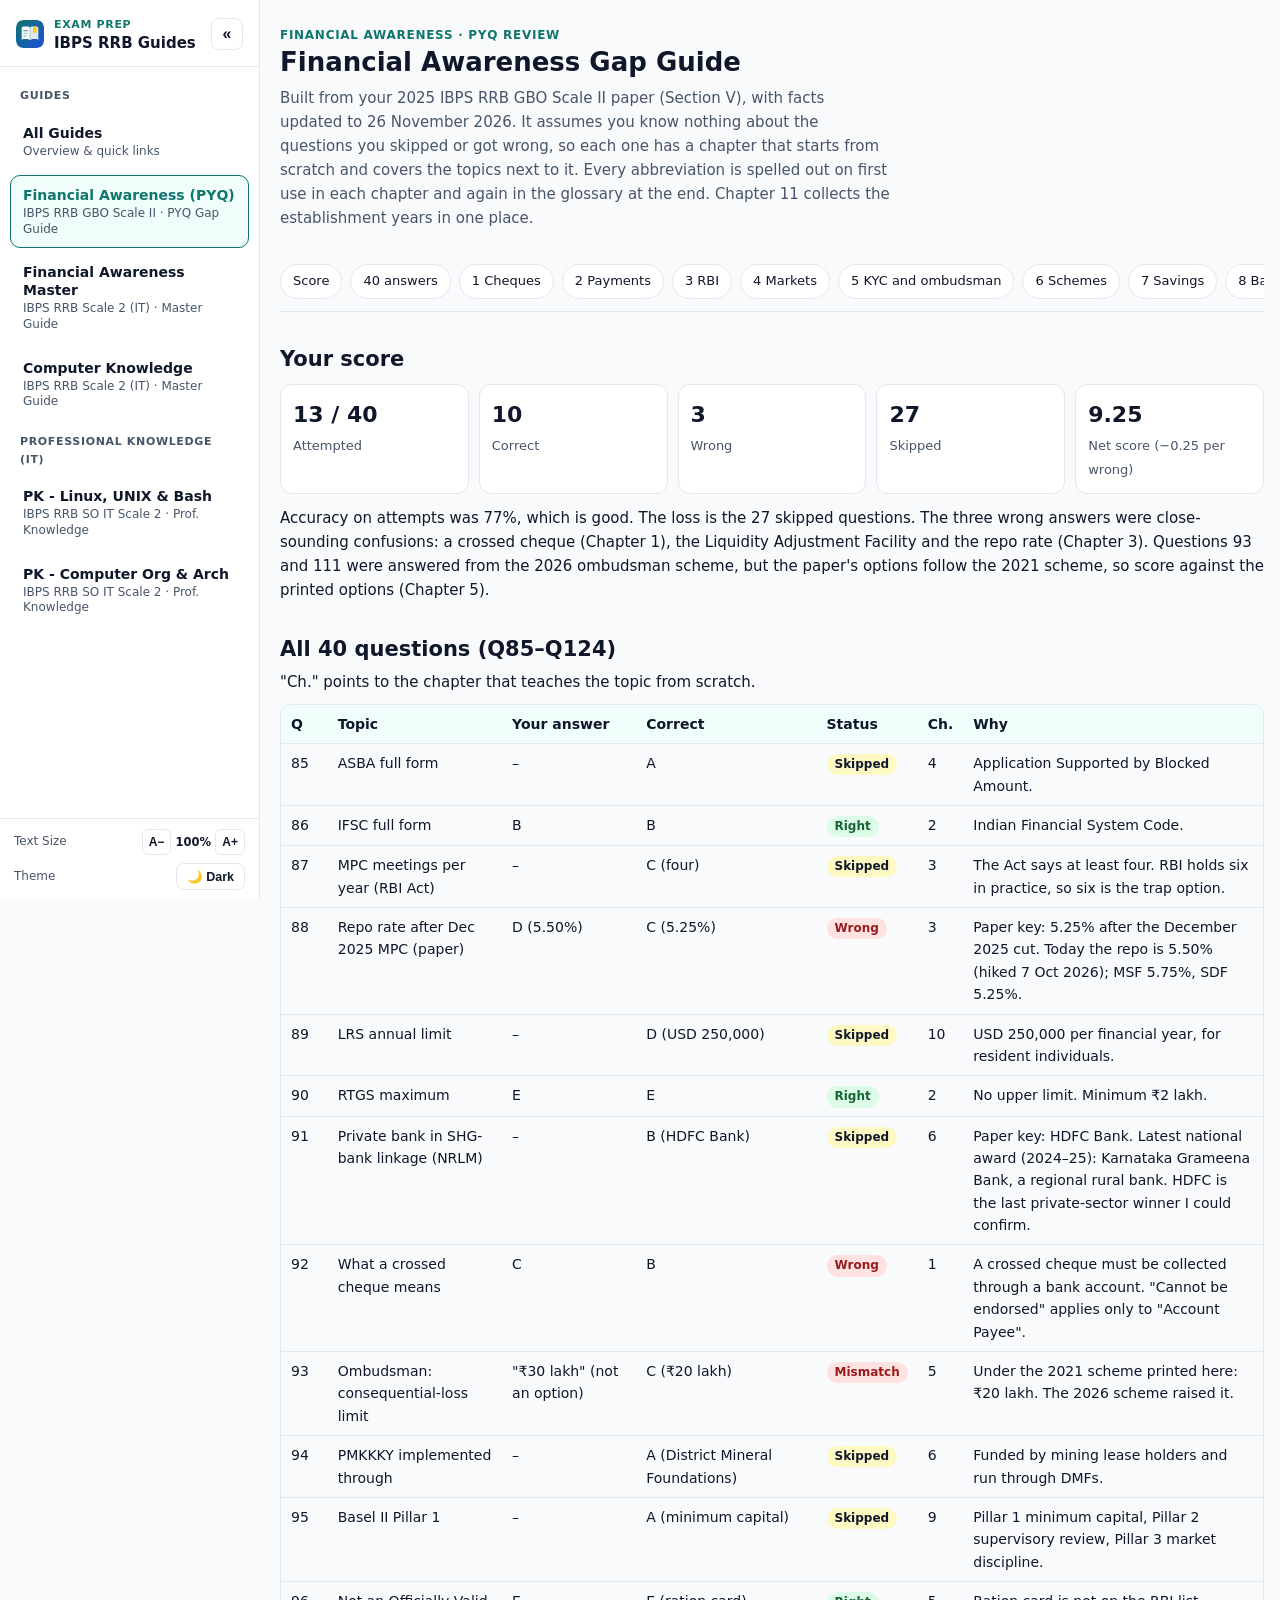
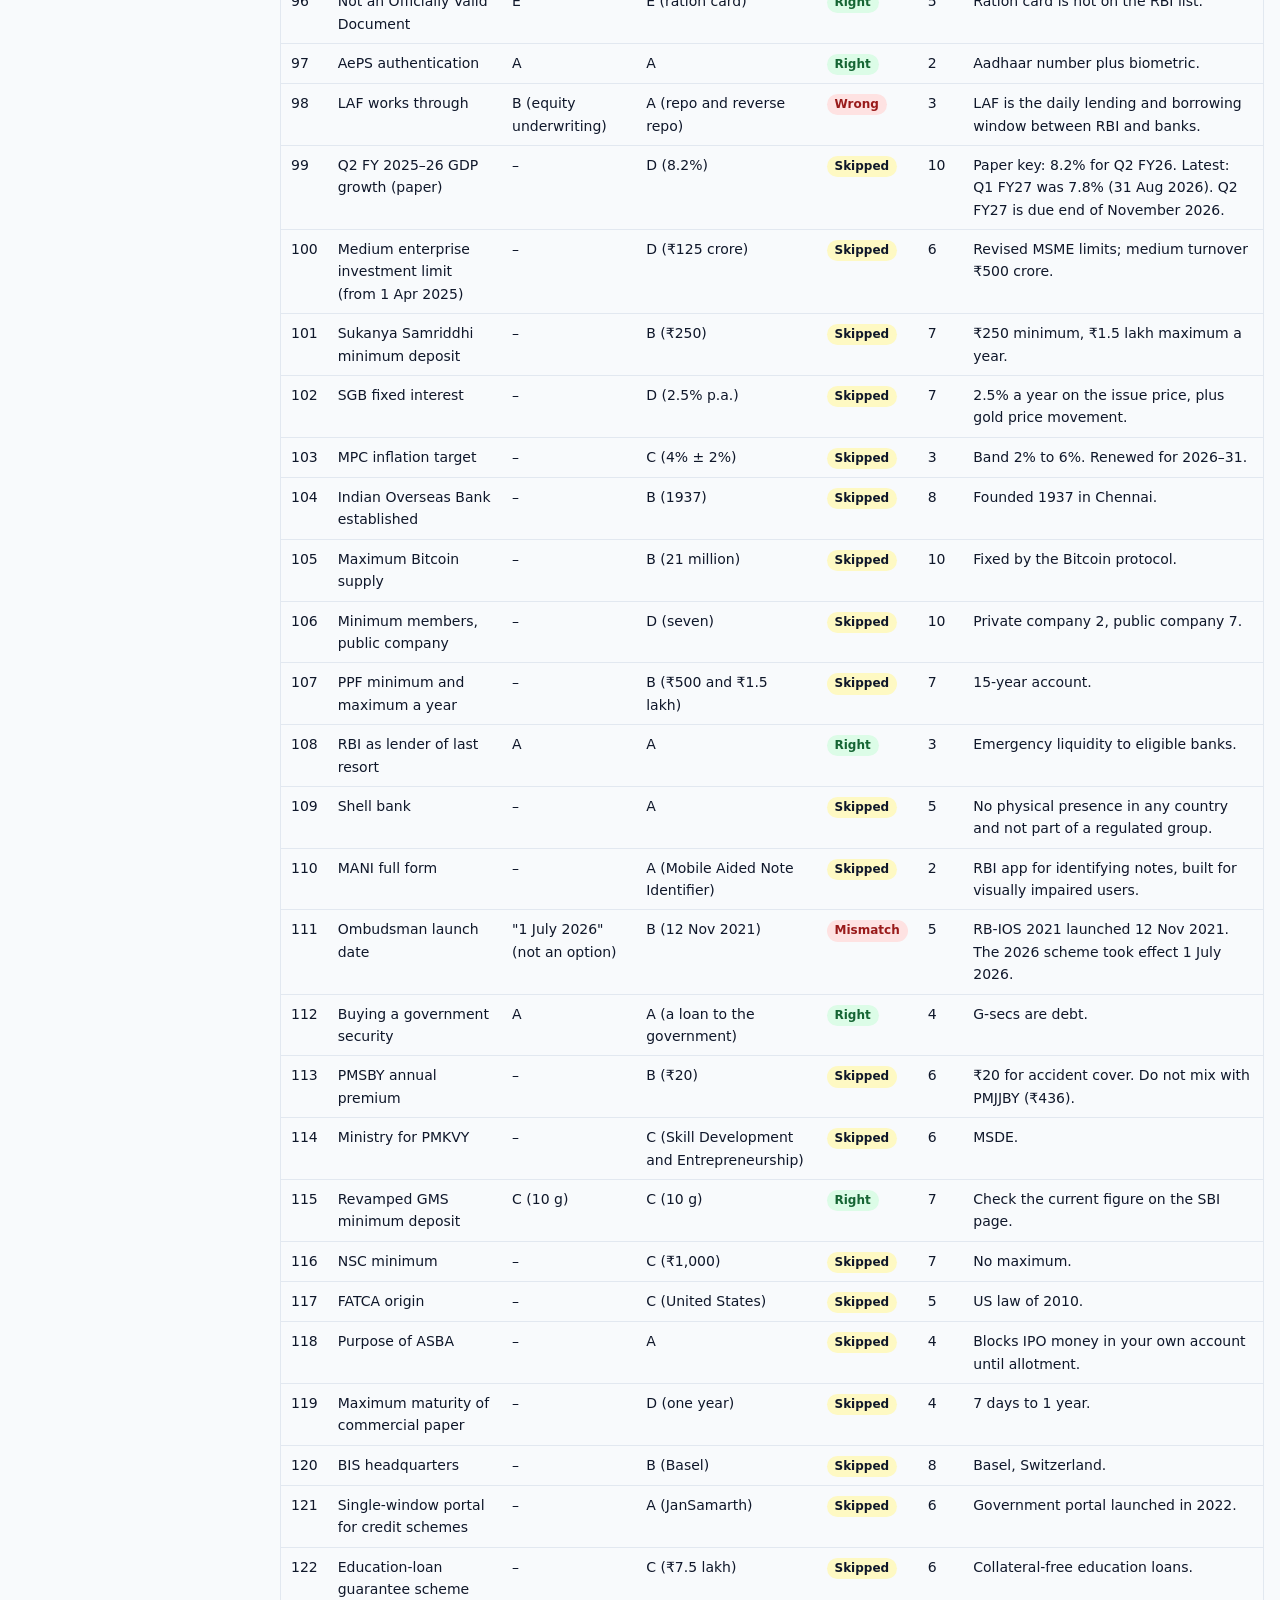
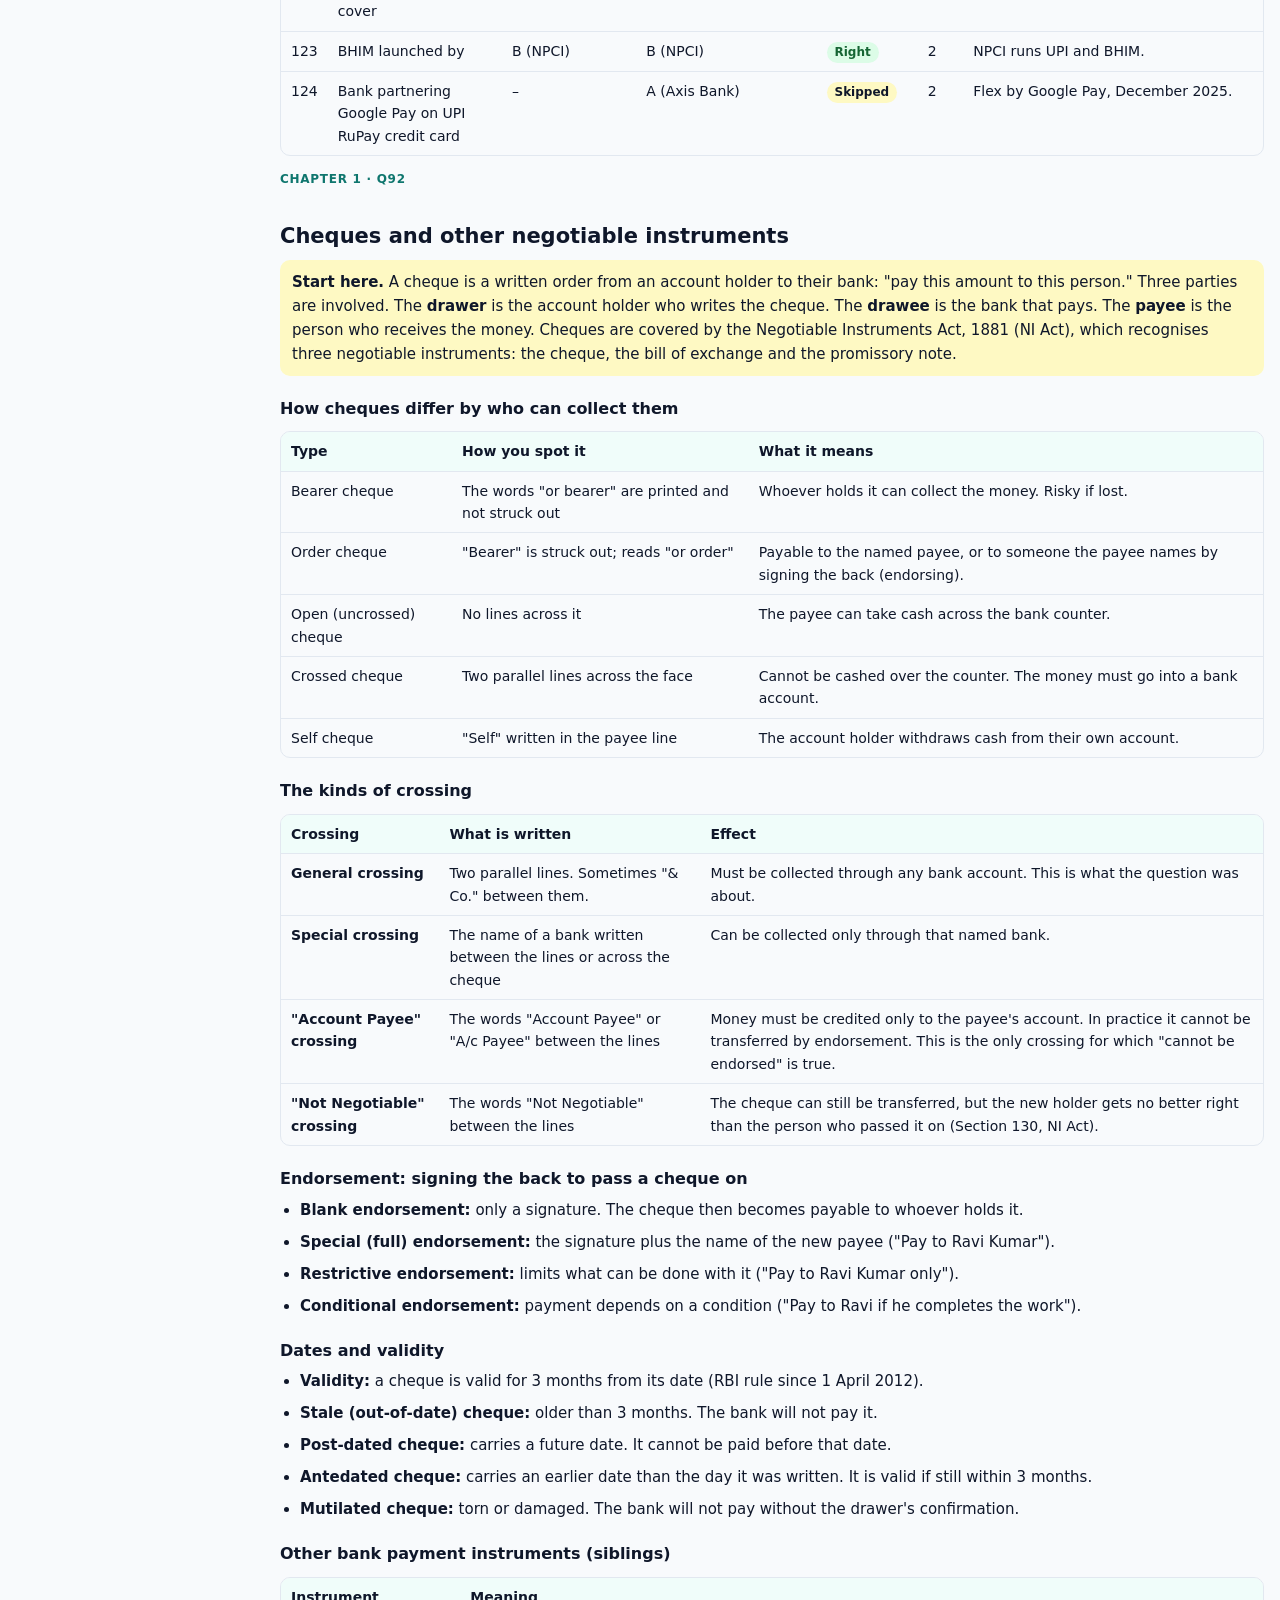
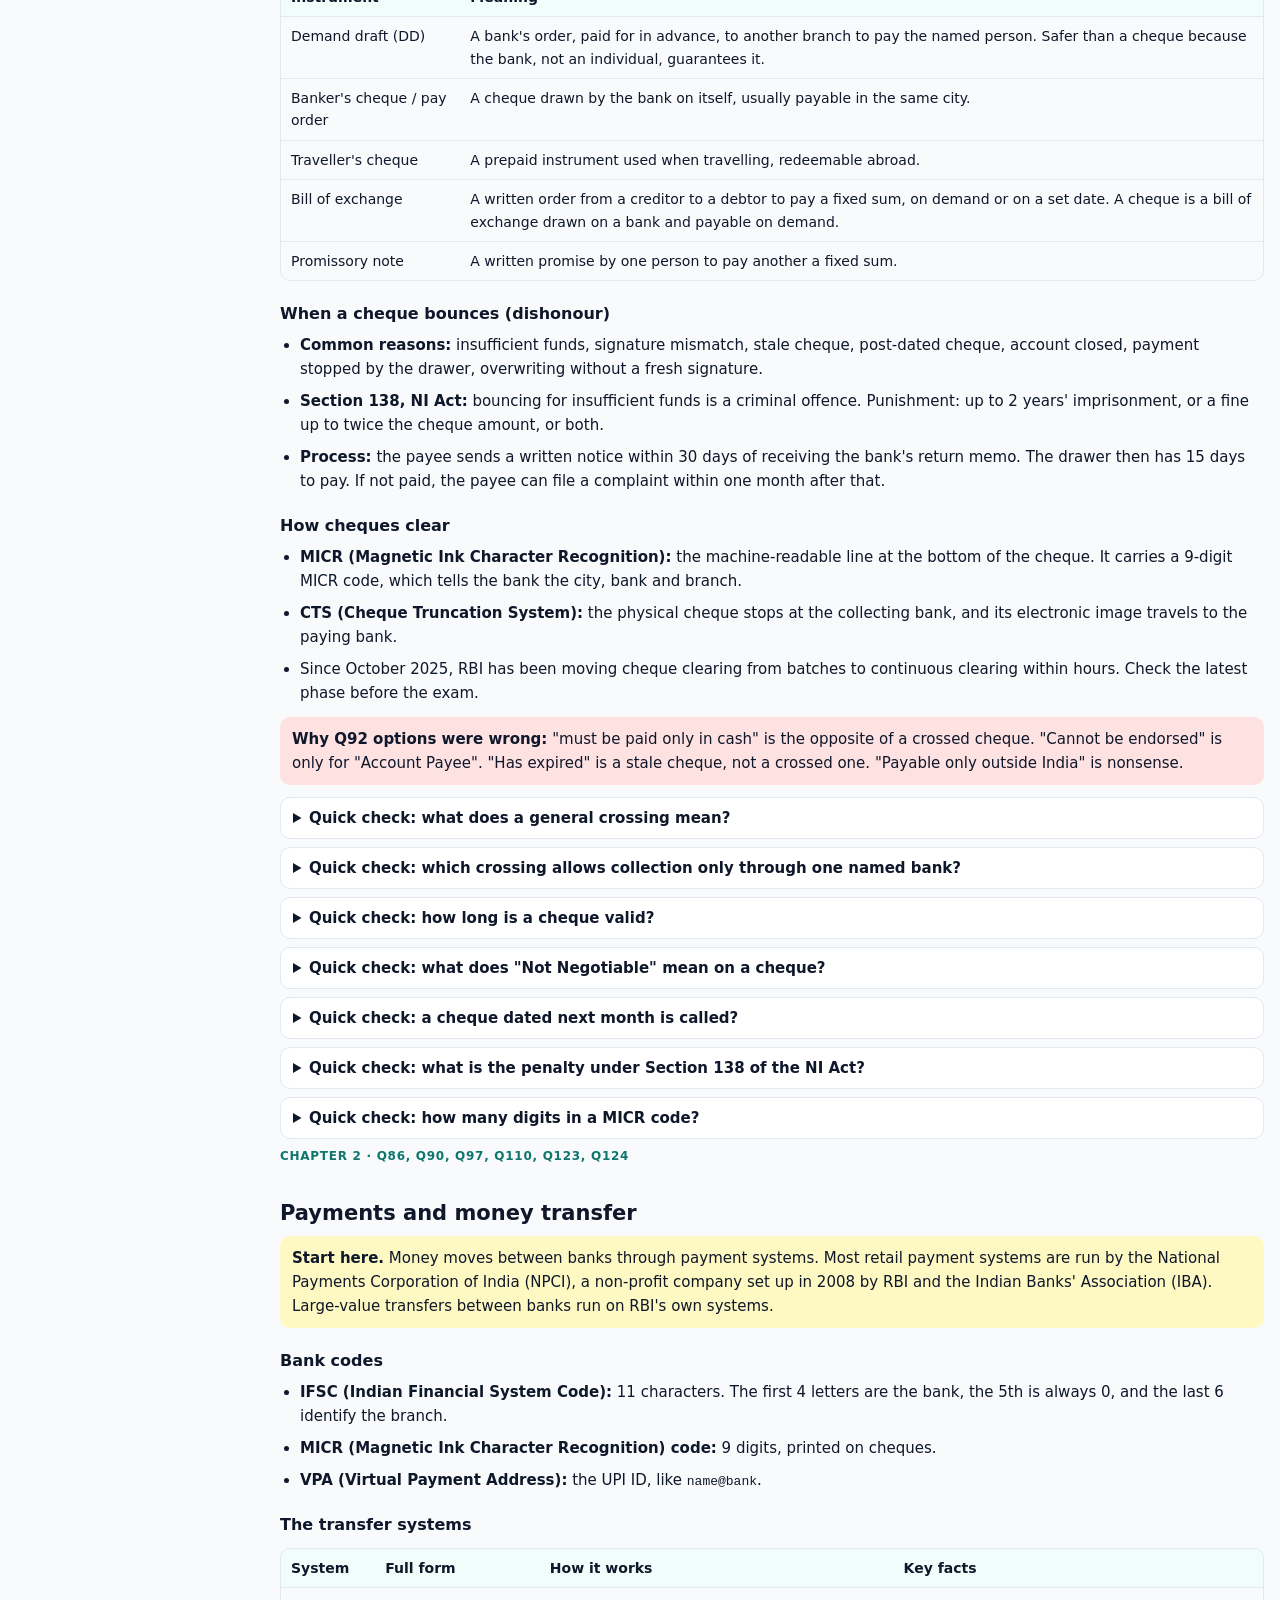
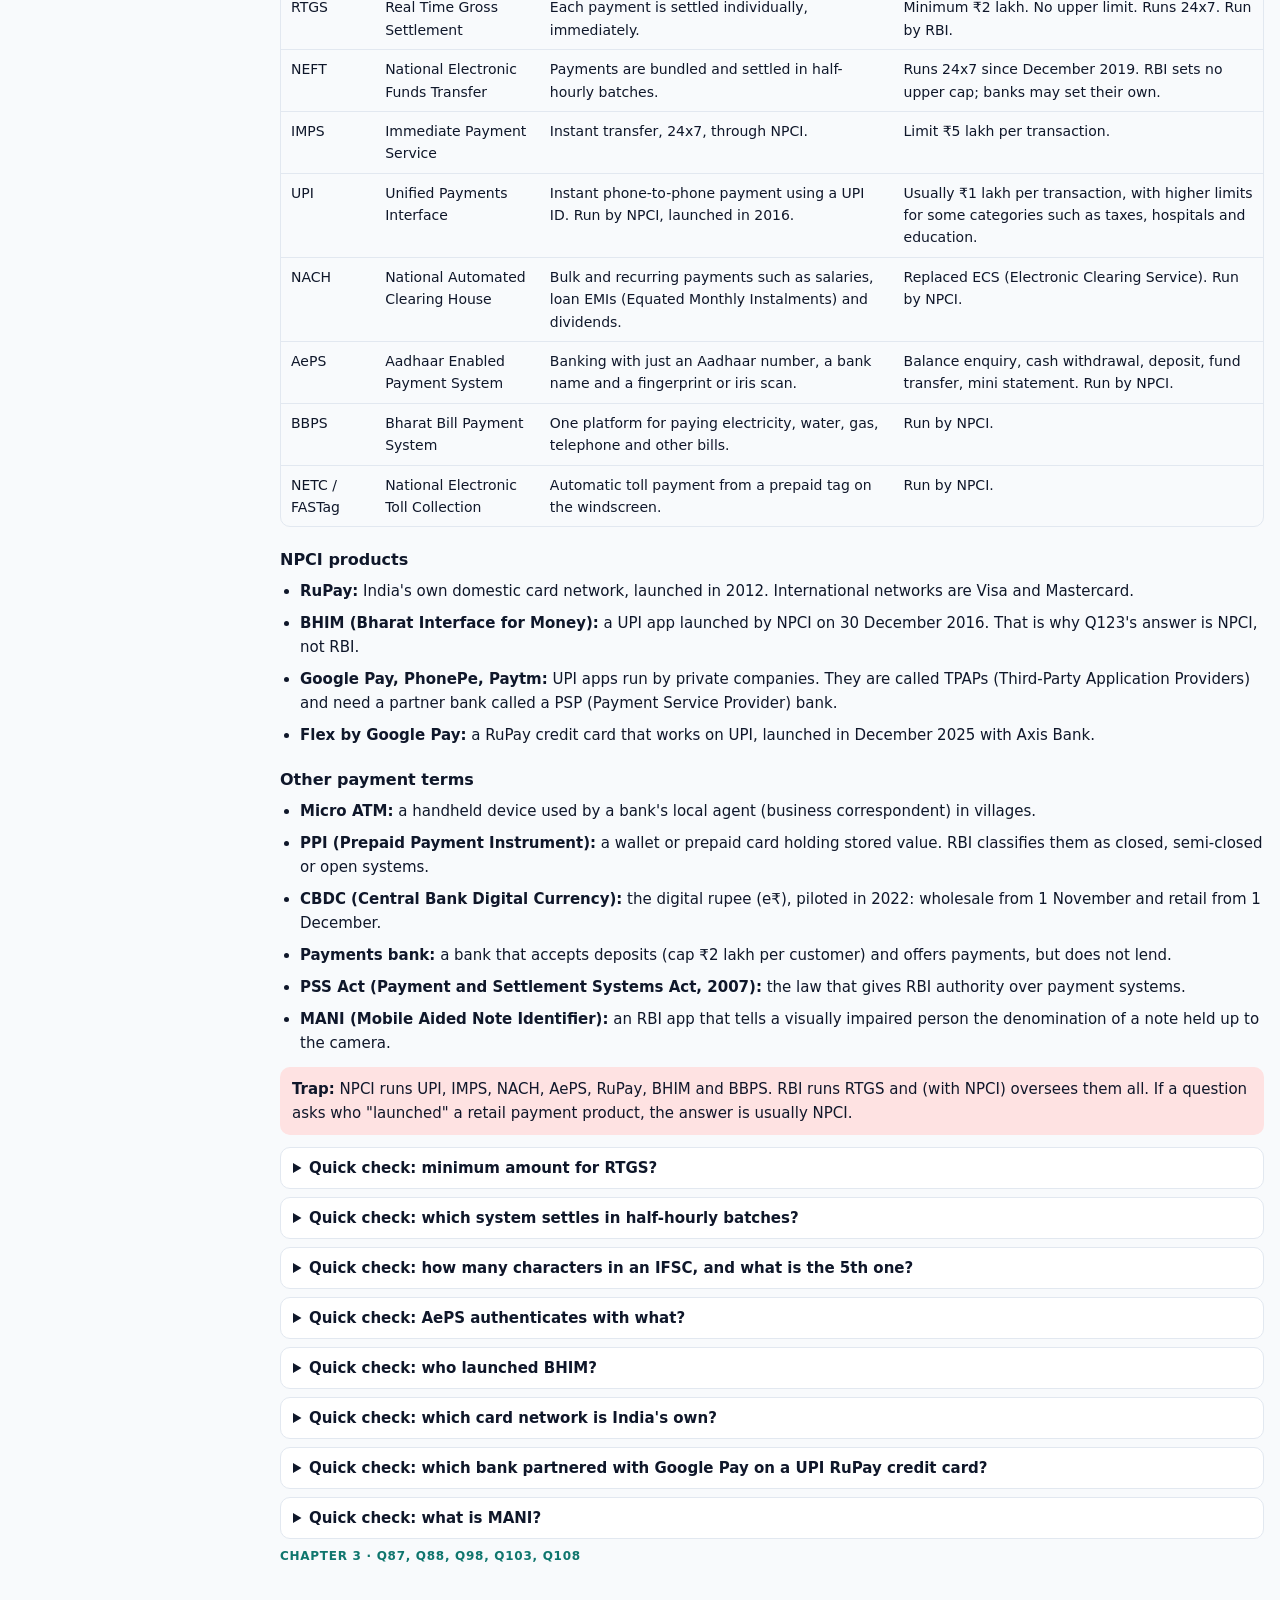
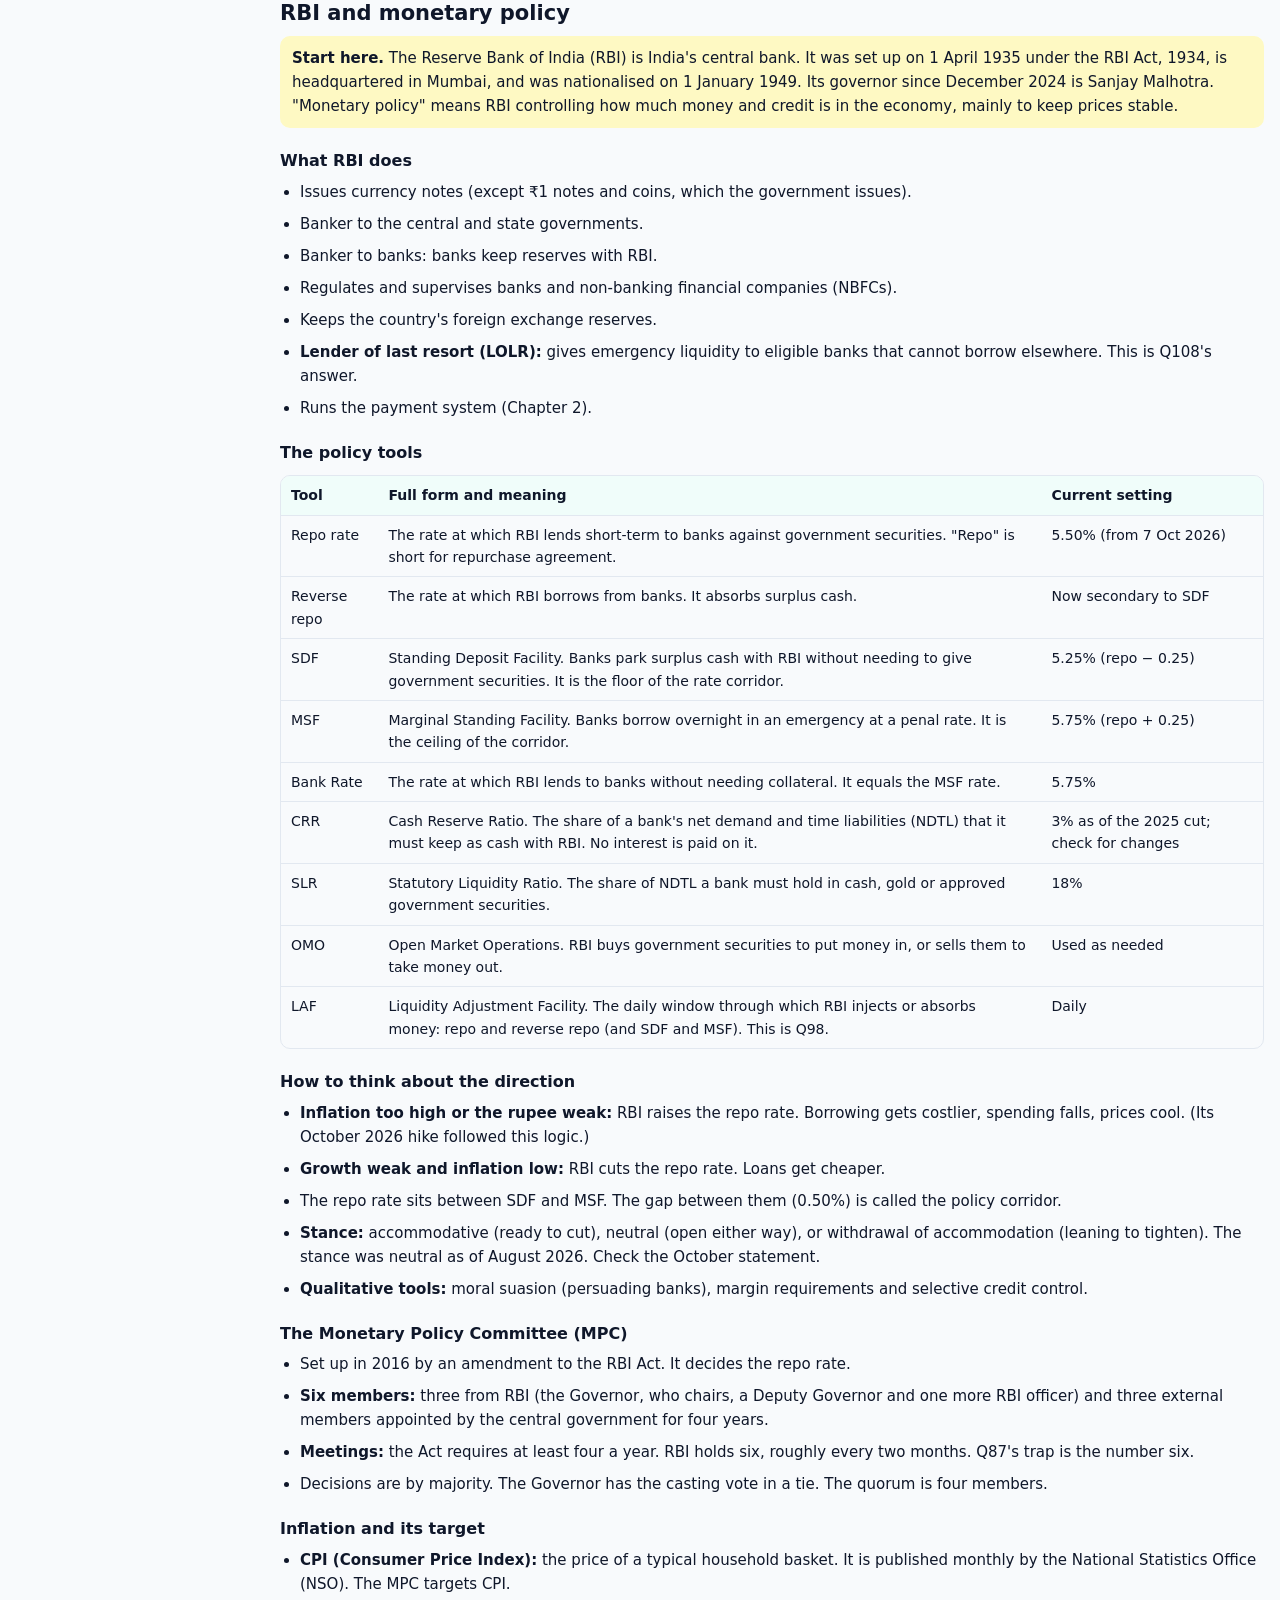
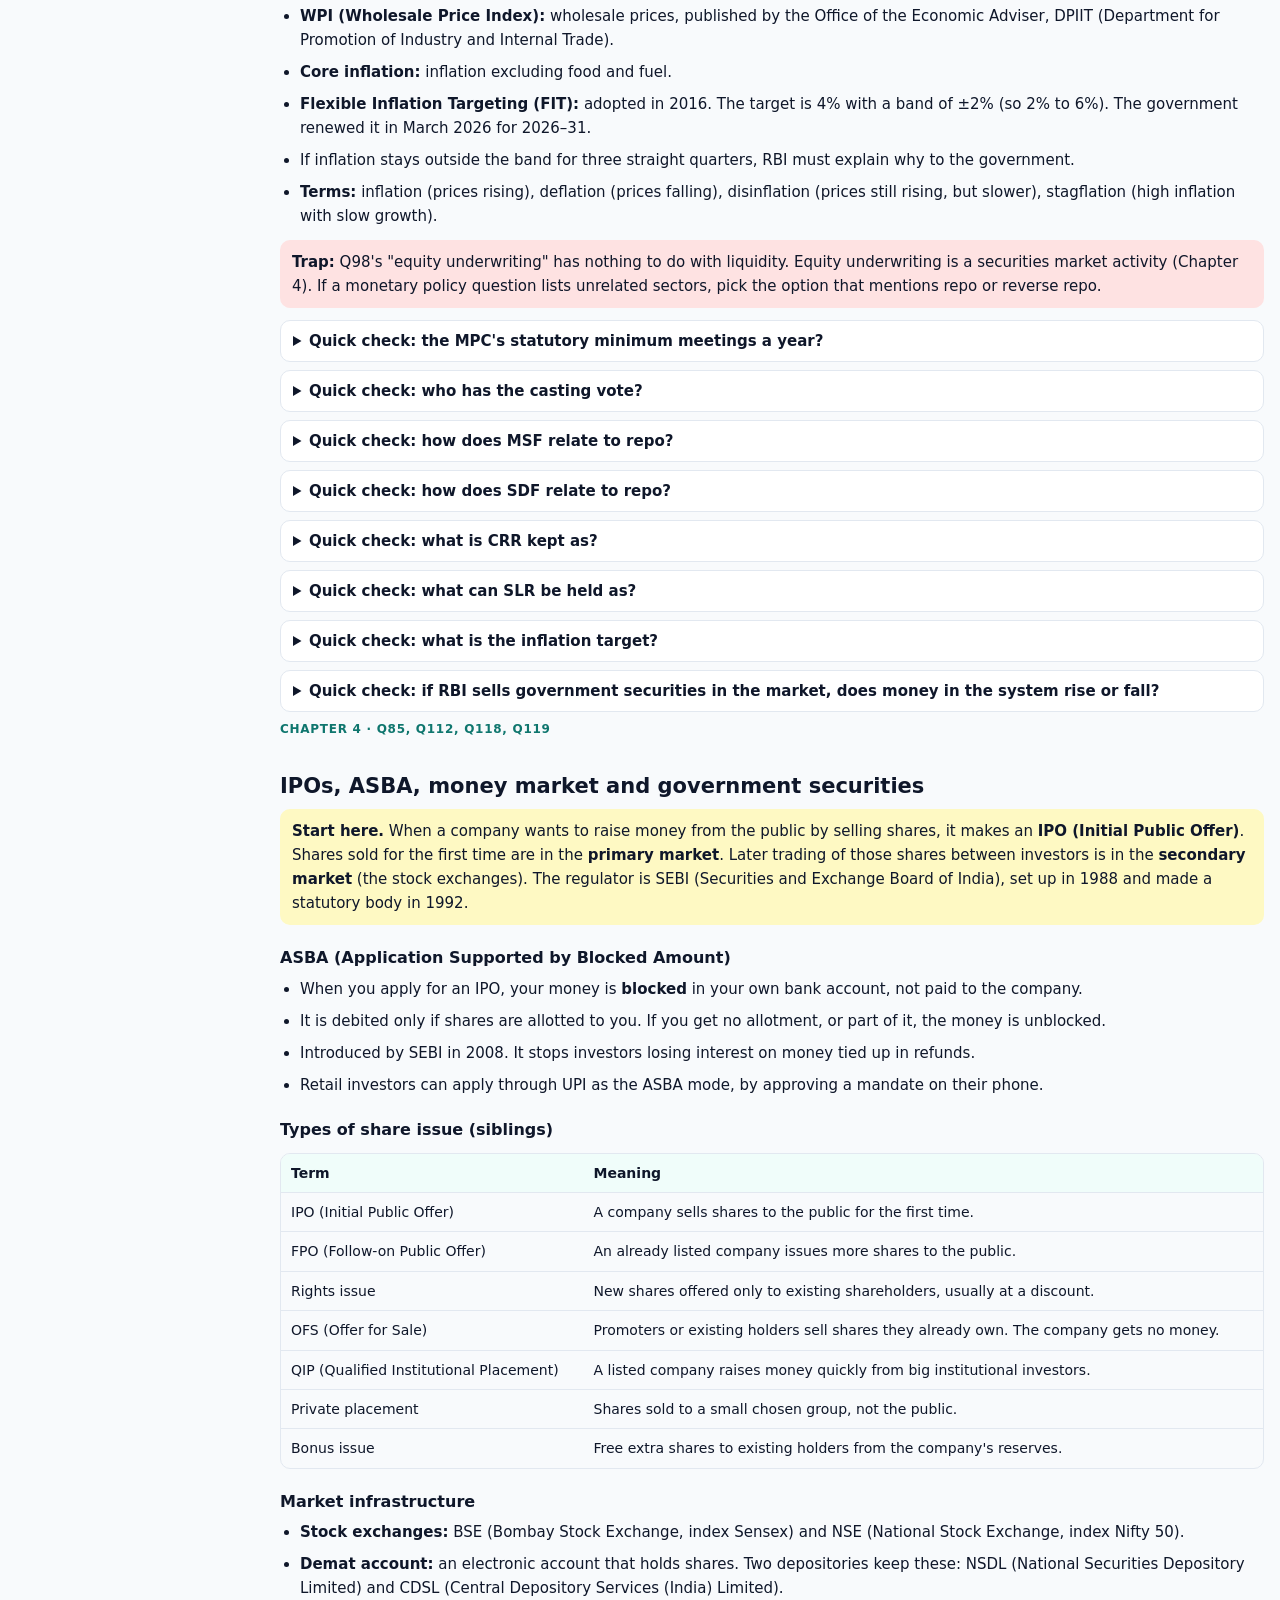
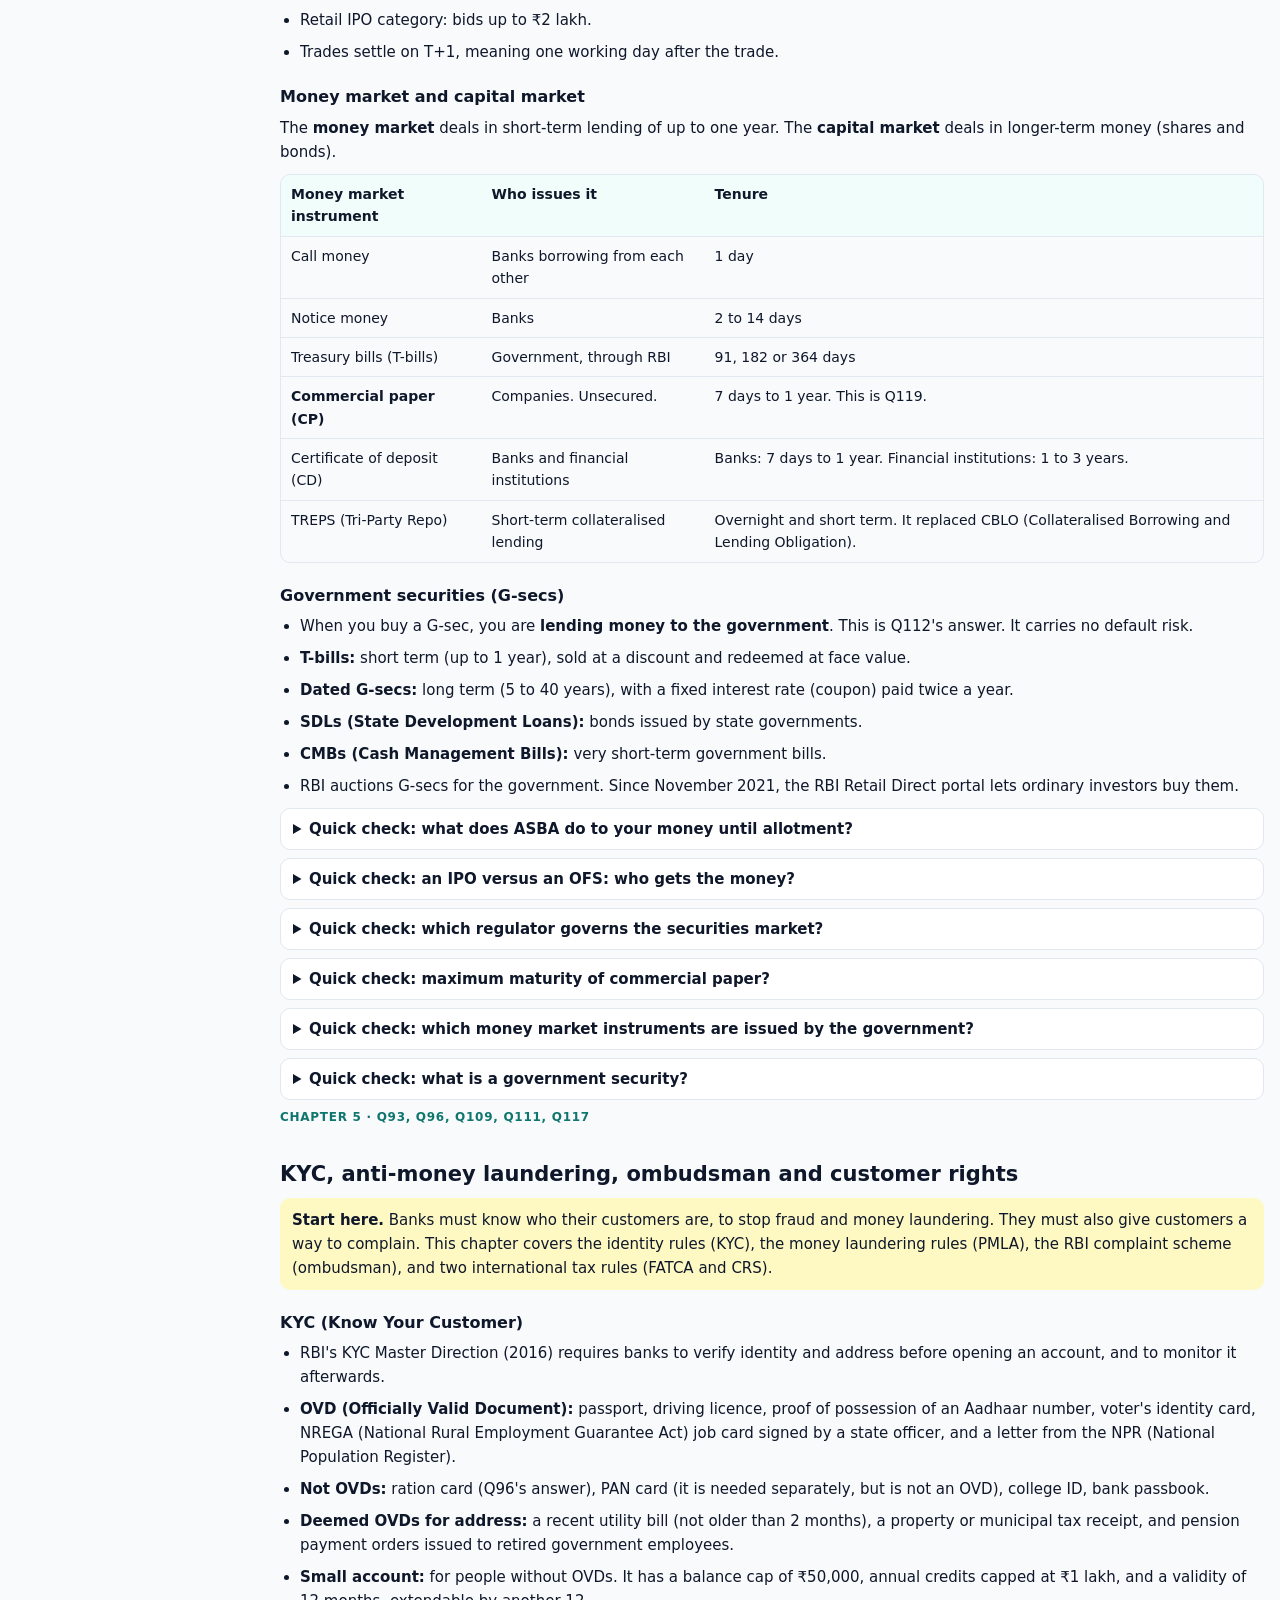
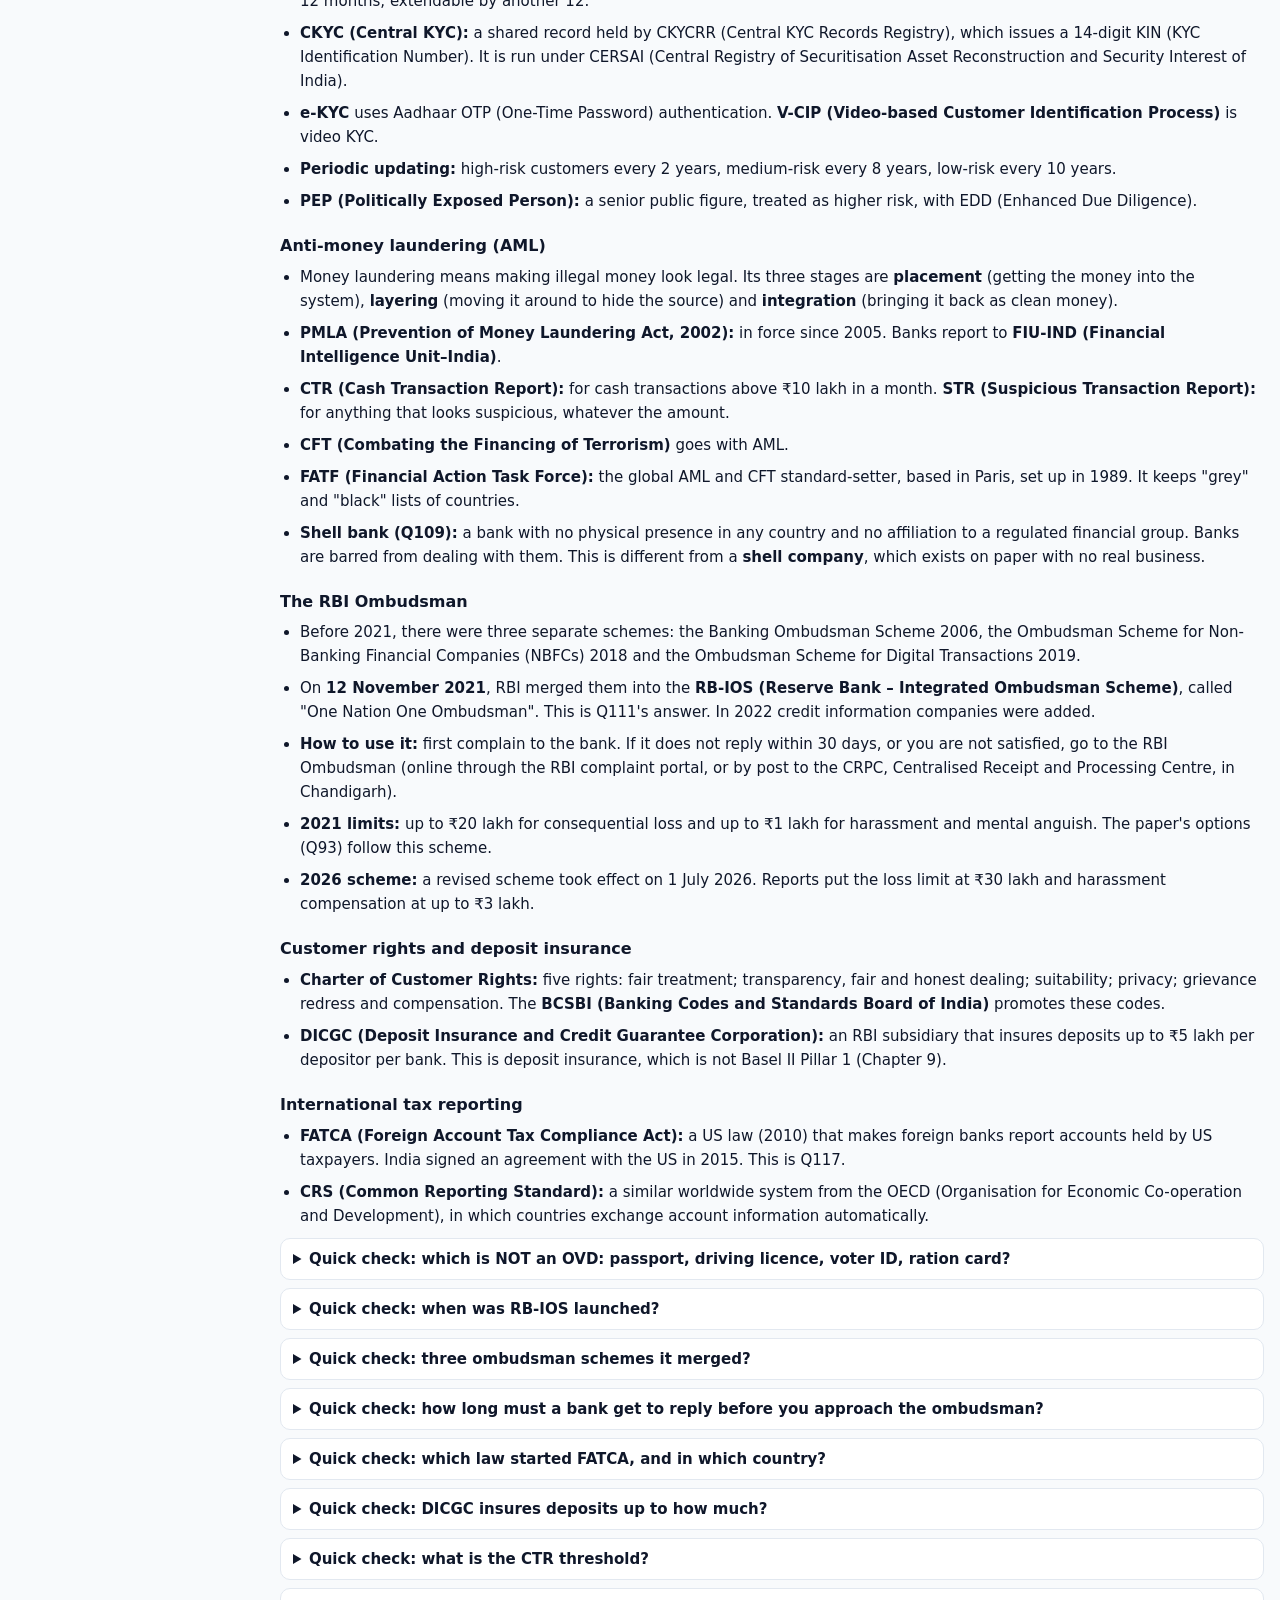
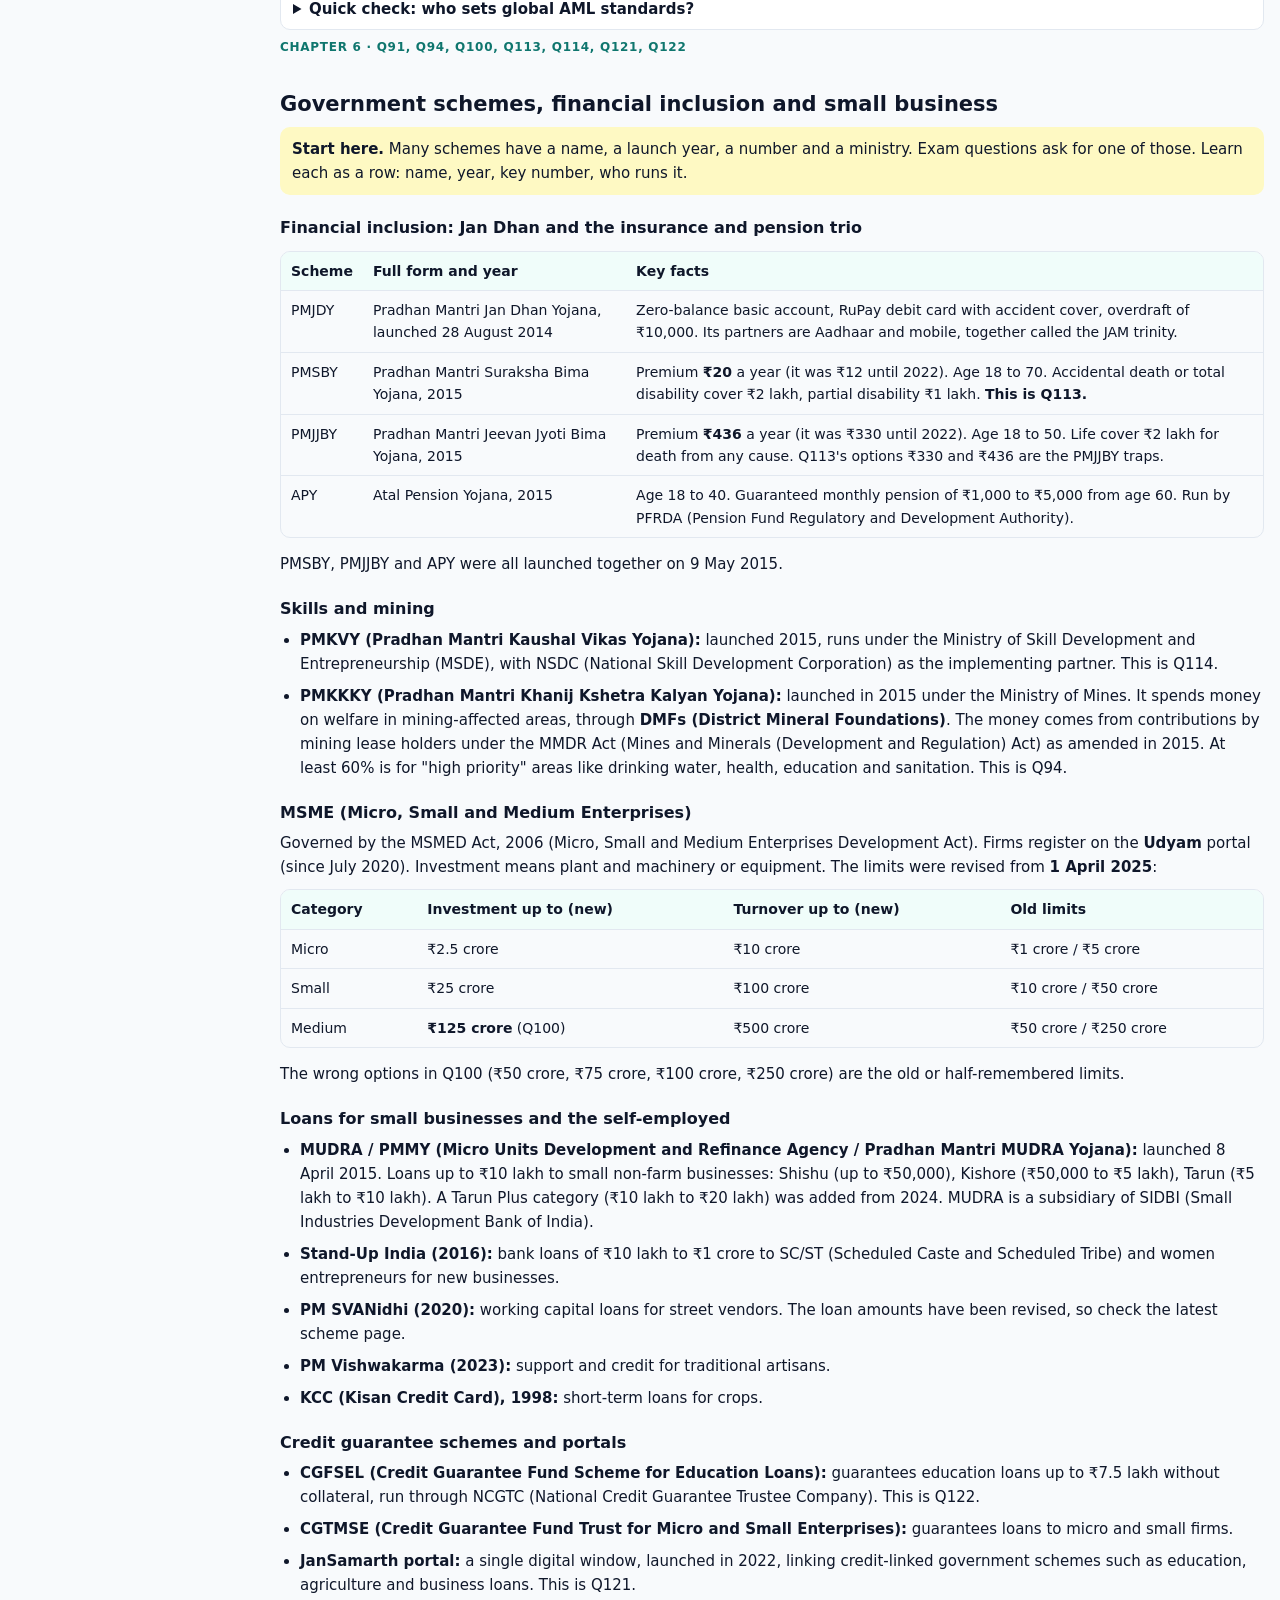
<file: Financial Awareness Gap Guide.html>
<!doctype html><html lang="en"><head><meta charset=utf8><meta name=viewport content="width=device-width,initial-scale=1,viewport-fit=cover"><link rel="icon" type="image/svg+xml" href="favicon.svg"><link rel="apple-touch-icon" href="icon-192.png"><script>(function(){try{var t=localStorage.getItem('site_theme')||localStorage.getItem('fa_theme')||localStorage.getItem('ck_theme')||(matchMedia('(prefers-color-scheme: dark)').matches?'dark':'light');document.documentElement.setAttribute('data-theme',t);}catch(e){}})();</script><link rel="stylesheet" href="sidebar.css"><style>:root{color-scheme:light;box-sizing:border-box;padding-top:env(safe-area-inset-top,0px);padding-bottom:env(safe-area-inset-bottom,0px)}html{scroll-padding-top:env(safe-area-inset-top,0px)}body{margin:0;padding:0;font:14px -apple-system,BlinkMacSystemFont,sans-serif;background:#f8fafc;color:#0f172a}img{max-width:100%}[hidden]:not([hidden=until-found i]){display:none!important}</style>
<title>Financial Awareness Gap Guide</title>
<meta name="claude:viewport-fit-sides" content="cover">
<style>
:root {
  --bg: #f8fafc; --card: #ffffff; --surface: #ffffff; --surface-2: #f1f5f9; --fg: #0f172a; --text: #0f172a; --muted: #475569; --line: #e2e8f0; --border: #e2e8f0;
  --accent: #0f766e; --accent-soft: #f0fdfa; --bad: #991b1b; --bad-soft: #fee2e2; --ok: #166534; --ok-soft: #dcfce7; --warn-soft: #fef9c3;
  color-scheme: light;
}
:root[data-theme="dark"] {
  --bg: #0b1120; --card: #111827; --surface: #111827; --surface-2: #1e293b; --fg: #f1f5f9; --text: #f1f5f9; --muted: #94a3b8; --line: #273449; --border: #273449;
  --accent: #2dd4bf; --accent-soft: #042f2e; --bad: #fca5a5; --bad-soft: #450a0a; --ok: #86efac; --ok-soft: #052e16; --warn-soft: #422006;
  color-scheme: dark;
}
* { box-sizing: border-box; }
body { margin: 0; background: var(--bg); color: var(--fg); font: 15px/1.6 system-ui, -apple-system, "Segoe UI", Arial, sans-serif;
  padding-left: max(16px, env(safe-area-inset-left, 0px)); padding-right: max(16px, env(safe-area-inset-right, 0px)); padding-block: 0 48px; }
header { padding-top: 26px; padding-bottom: 8px; }
h1 { font-size: 26px; line-height: 1.2; margin: 0 0 8px; text-wrap: balance; }
h2 { font-size: 21px; margin: 34px 0 8px; line-height: 1.25; text-wrap: balance; scroll-margin-top: 64px; }
h3 { font-size: 16px; margin: 20px 0 6px; }
p, li { margin: 0 0 8px; }
ul, ol { padding-left: 20px; margin: 0 0 10px; }
.lede { color: var(--muted); max-width: 64ch; margin: 0; }
.kicker { letter-spacing: .06em; text-transform: uppercase; font-size: 12px; color: var(--accent); font-weight: 600; margin: 0 0 2px; }
nav { position: sticky; top: env(safe-area-inset-top, 0px); z-index: 5; background: var(--bg); display: flex; gap: 8px; overflow-x: auto; padding: 12px 0; border-bottom: 1px solid var(--line); margin: 14px 0 0; scrollbar-width: none; }
nav a { flex: 0 0 auto; color: var(--fg); text-decoration: none; border: 1px solid var(--line); background: var(--card); border-radius: 999px; padding: 6px 12px; font-size: 13px; }
a:focus-visible, summary:focus-visible { outline: 2px solid var(--accent); outline-offset: 2px; }
.card { background: var(--card); border: 1px solid var(--line); border-radius: 12px; padding: 16px; margin: 12px 0; }
.stats { display: grid; grid-template-columns: repeat(auto-fit, minmax(min(100%, 140px), 1fr)); gap: 10px; margin: 12px 0; }
.stat { background: var(--card); border: 1px solid var(--line); border-radius: 12px; padding: 12px; min-width: 0; }
.stat b { display: block; font-size: 22px; font-variant-numeric: tabular-nums; }
.stat span { color: var(--muted); font-size: 13px; }
.table-wrap { max-width: 100%; overflow-x: auto; -webkit-overflow-scrolling: touch; border: 1px solid var(--line); border-radius: 10px; margin: 10px 0 14px; }
table { width: 100%; border-collapse: collapse; font-size: 14px; }
th, td { text-align: left; padding: 8px 10px; border-bottom: 1px solid var(--line); vertical-align: top; }
th { background: var(--accent-soft); font-weight: 600; }
tr:last-child td { border-bottom: 0; }
.pill { display: inline-block; border-radius: 999px; padding: 1px 8px; font-size: 12px; font-weight: 600; white-space: nowrap; }
.right { background: var(--ok-soft); color: var(--ok); }
.wrong { background: var(--bad-soft); color: var(--bad); }
.skip { background: var(--warn-soft); color: var(--fg); }
.note { background: var(--accent-soft); border-radius: 10px; padding: 10px 12px; margin: 12px 0; }
.trap { background: var(--bad-soft); border-radius: 10px; padding: 10px 12px; margin: 12px 0; }
.start { background: var(--warn-soft); border-radius: 10px; padding: 10px 12px; margin: 10px 0 14px; }
details { border: 1px solid var(--line); border-radius: 10px; padding: 8px 12px; margin: 8px 0; background: var(--card); }
summary { cursor: pointer; font-weight: 600; }
details[open] summary { margin-bottom: 6px; }
code { font-family: ui-monospace, Menlo, Consolas, monospace; font-size: 13px; overflow-wrap: anywhere; }
footer { color: var(--muted); font-size: 13px; margin-top: 28px; }
</style>
</head><body>

<header>
  <p class="kicker">Financial Awareness · PYQ review</p>
  <h1>Financial Awareness Gap Guide</h1>
  <p class="lede">Built from your 2025 IBPS RRB GBO Scale II paper (Section V), with facts updated to 26 November 2026. It assumes you know nothing about the questions you skipped or got wrong, so each one has a chapter that starts from scratch and covers the topics next to it. Every abbreviation is spelled out on first use in each chapter and again in the glossary at the end. Chapter 11 collects the establishment years in one place.</p>
</header>
<nav aria-label="Sections">
  <a href="#score">Score</a><a href="#table">40 answers</a><a href="#ch1">1 Cheques</a><a href="#ch2">2 Payments</a><a href="#ch3">3 RBI</a><a href="#ch4">4 Markets</a><a href="#ch5">5 KYC and ombudsman</a><a href="#ch6">6 Schemes</a><a href="#ch7">7 Savings</a><a href="#ch8">8 Banks</a><a href="#ch9">9 Basel</a><a href="#ch10">10 Economy</a><a href="#ch11">11 Years</a><a href="#updates">2026 facts</a><a href="#strategy">Strategy</a><a href="#glossary">Glossary</a>
</nav>

<section id="score">
  <h2>Your score</h2>
  <div class="stats">
    <div class="stat"><b>13 / 40</b><span>Attempted</span></div>
    <div class="stat"><b>10</b><span>Correct</span></div>
    <div class="stat"><b>3</b><span>Wrong</span></div>
    <div class="stat"><b>27</b><span>Skipped</span></div>
    <div class="stat"><b>9.25</b><span>Net score (−0.25 per wrong)</span></div>
  </div>
  <p>Accuracy on attempts was 77%, which is good. The loss is the 27 skipped questions. The three wrong answers were close-sounding confusions: a crossed cheque (Chapter 1), the Liquidity Adjustment Facility and the repo rate (Chapter 3). Questions 93 and 111 were answered from the 2026 ombudsman scheme, but the paper's options follow the 2021 scheme, so score against the printed options (Chapter 5).</p>
</section>

<section id="table">
  <h2>All 40 questions (Q85–Q124)</h2>
  <p>"Ch." points to the chapter that teaches the topic from scratch.</p>
  <div class="table-wrap">
  <table>
    <thead><tr><th>Q</th><th>Topic</th><th>Your answer</th><th>Correct</th><th>Status</th><th>Ch.</th><th>Why</th></tr></thead>
    <tbody>
      <tr><td>85</td><td>ASBA full form</td><td>–</td><td>A</td><td><span class="pill skip">Skipped</span></td><td>4</td><td>Application Supported by Blocked Amount.</td></tr>
      <tr><td>86</td><td>IFSC full form</td><td>B</td><td>B</td><td><span class="pill right">Right</span></td><td>2</td><td>Indian Financial System Code.</td></tr>
      <tr><td>87</td><td>MPC meetings per year (RBI Act)</td><td>–</td><td>C (four)</td><td><span class="pill skip">Skipped</span></td><td>3</td><td>The Act says at least four. RBI holds six in practice, so six is the trap option.</td></tr>
      <tr><td>88</td><td>Repo rate after Dec 2025 MPC (paper)</td><td>D (5.50%)</td><td>C (5.25%)</td><td><span class="pill wrong">Wrong</span></td><td>3</td><td>Paper key: 5.25% after the December 2025 cut. Today the repo is 5.50% (hiked 7 Oct 2026); MSF 5.75%, SDF 5.25%.</td></tr>
      <tr><td>89</td><td>LRS annual limit</td><td>–</td><td>D (USD 250,000)</td><td><span class="pill skip">Skipped</span></td><td>10</td><td>USD 250,000 per financial year, for resident individuals.</td></tr>
      <tr><td>90</td><td>RTGS maximum</td><td>E</td><td>E</td><td><span class="pill right">Right</span></td><td>2</td><td>No upper limit. Minimum ₹2 lakh.</td></tr>
      <tr><td>91</td><td>Private bank in SHG-bank linkage (NRLM)</td><td>–</td><td>B (HDFC Bank)</td><td><span class="pill skip">Skipped</span></td><td>6</td><td>Paper key: HDFC Bank. Latest national award (2024–25): Karnataka Grameena Bank, a regional rural bank. HDFC is the last private-sector winner I could confirm.</td></tr>
      <tr><td>92</td><td>What a crossed cheque means</td><td>C</td><td>B</td><td><span class="pill wrong">Wrong</span></td><td>1</td><td>A crossed cheque must be collected through a bank account. "Cannot be endorsed" applies only to "Account Payee".</td></tr>
      <tr><td>93</td><td>Ombudsman: consequential-loss limit</td><td>"₹30 lakh" (not an option)</td><td>C (₹20 lakh)</td><td><span class="pill wrong">Mismatch</span></td><td>5</td><td>Under the 2021 scheme printed here: ₹20 lakh. The 2026 scheme raised it.</td></tr>
      <tr><td>94</td><td>PMKKKY implemented through</td><td>–</td><td>A (District Mineral Foundations)</td><td><span class="pill skip">Skipped</span></td><td>6</td><td>Funded by mining lease holders and run through DMFs.</td></tr>
      <tr><td>95</td><td>Basel II Pillar 1</td><td>–</td><td>A (minimum capital)</td><td><span class="pill skip">Skipped</span></td><td>9</td><td>Pillar 1 minimum capital, Pillar 2 supervisory review, Pillar 3 market discipline.</td></tr>
      <tr><td>96</td><td>Not an Officially Valid Document</td><td>E</td><td>E (ration card)</td><td><span class="pill right">Right</span></td><td>5</td><td>Ration card is not on the RBI list.</td></tr>
      <tr><td>97</td><td>AePS authentication</td><td>A</td><td>A</td><td><span class="pill right">Right</span></td><td>2</td><td>Aadhaar number plus biometric.</td></tr>
      <tr><td>98</td><td>LAF works through</td><td>B (equity underwriting)</td><td>A (repo and reverse repo)</td><td><span class="pill wrong">Wrong</span></td><td>3</td><td>LAF is the daily lending and borrowing window between RBI and banks.</td></tr>
      <tr><td>99</td><td>Q2 FY 2025–26 GDP growth (paper)</td><td>–</td><td>D (8.2%)</td><td><span class="pill skip">Skipped</span></td><td>10</td><td>Paper key: 8.2% for Q2 FY26. Latest: Q1 FY27 was 7.8% (31 Aug 2026). Q2 FY27 is due end of November 2026.</td></tr>
      <tr><td>100</td><td>Medium enterprise investment limit (from 1 Apr 2025)</td><td>–</td><td>D (₹125 crore)</td><td><span class="pill skip">Skipped</span></td><td>6</td><td>Revised MSME limits; medium turnover ₹500 crore.</td></tr>
      <tr><td>101</td><td>Sukanya Samriddhi minimum deposit</td><td>–</td><td>B (₹250)</td><td><span class="pill skip">Skipped</span></td><td>7</td><td>₹250 minimum, ₹1.5 lakh maximum a year.</td></tr>
      <tr><td>102</td><td>SGB fixed interest</td><td>–</td><td>D (2.5% p.a.)</td><td><span class="pill skip">Skipped</span></td><td>7</td><td>2.5% a year on the issue price, plus gold price movement.</td></tr>
      <tr><td>103</td><td>MPC inflation target</td><td>–</td><td>C (4% ± 2%)</td><td><span class="pill skip">Skipped</span></td><td>3</td><td>Band 2% to 6%. Renewed for 2026–31.</td></tr>
      <tr><td>104</td><td>Indian Overseas Bank established</td><td>–</td><td>B (1937)</td><td><span class="pill skip">Skipped</span></td><td>8</td><td>Founded 1937 in Chennai.</td></tr>
      <tr><td>105</td><td>Maximum Bitcoin supply</td><td>–</td><td>B (21 million)</td><td><span class="pill skip">Skipped</span></td><td>10</td><td>Fixed by the Bitcoin protocol.</td></tr>
      <tr><td>106</td><td>Minimum members, public company</td><td>–</td><td>D (seven)</td><td><span class="pill skip">Skipped</span></td><td>10</td><td>Private company 2, public company 7.</td></tr>
      <tr><td>107</td><td>PPF minimum and maximum a year</td><td>–</td><td>B (₹500 and ₹1.5 lakh)</td><td><span class="pill skip">Skipped</span></td><td>7</td><td>15-year account.</td></tr>
      <tr><td>108</td><td>RBI as lender of last resort</td><td>A</td><td>A</td><td><span class="pill right">Right</span></td><td>3</td><td>Emergency liquidity to eligible banks.</td></tr>
      <tr><td>109</td><td>Shell bank</td><td>–</td><td>A</td><td><span class="pill skip">Skipped</span></td><td>5</td><td>No physical presence in any country and not part of a regulated group.</td></tr>
      <tr><td>110</td><td>MANI full form</td><td>–</td><td>A (Mobile Aided Note Identifier)</td><td><span class="pill skip">Skipped</span></td><td>2</td><td>RBI app for identifying notes, built for visually impaired users.</td></tr>
      <tr><td>111</td><td>Ombudsman launch date</td><td>"1 July 2026" (not an option)</td><td>B (12 Nov 2021)</td><td><span class="pill wrong">Mismatch</span></td><td>5</td><td>RB-IOS 2021 launched 12 Nov 2021. The 2026 scheme took effect 1 July 2026.</td></tr>
      <tr><td>112</td><td>Buying a government security</td><td>A</td><td>A (a loan to the government)</td><td><span class="pill right">Right</span></td><td>4</td><td>G-secs are debt.</td></tr>
      <tr><td>113</td><td>PMSBY annual premium</td><td>–</td><td>B (₹20)</td><td><span class="pill skip">Skipped</span></td><td>6</td><td>₹20 for accident cover. Do not mix with PMJJBY (₹436).</td></tr>
      <tr><td>114</td><td>Ministry for PMKVY</td><td>–</td><td>C (Skill Development and Entrepreneurship)</td><td><span class="pill skip">Skipped</span></td><td>6</td><td>MSDE.</td></tr>
      <tr><td>115</td><td>Revamped GMS minimum deposit</td><td>C (10 g)</td><td>C (10 g)</td><td><span class="pill right">Right</span></td><td>7</td><td>Check the current figure on the SBI page.</td></tr>
      <tr><td>116</td><td>NSC minimum</td><td>–</td><td>C (₹1,000)</td><td><span class="pill skip">Skipped</span></td><td>7</td><td>No maximum.</td></tr>
      <tr><td>117</td><td>FATCA origin</td><td>–</td><td>C (United States)</td><td><span class="pill skip">Skipped</span></td><td>5</td><td>US law of 2010.</td></tr>
      <tr><td>118</td><td>Purpose of ASBA</td><td>–</td><td>A</td><td><span class="pill skip">Skipped</span></td><td>4</td><td>Blocks IPO money in your own account until allotment.</td></tr>
      <tr><td>119</td><td>Maximum maturity of commercial paper</td><td>–</td><td>D (one year)</td><td><span class="pill skip">Skipped</span></td><td>4</td><td>7 days to 1 year.</td></tr>
      <tr><td>120</td><td>BIS headquarters</td><td>–</td><td>B (Basel)</td><td><span class="pill skip">Skipped</span></td><td>8</td><td>Basel, Switzerland.</td></tr>
      <tr><td>121</td><td>Single-window portal for credit schemes</td><td>–</td><td>A (JanSamarth)</td><td><span class="pill skip">Skipped</span></td><td>6</td><td>Government portal launched in 2022.</td></tr>
      <tr><td>122</td><td>Education-loan guarantee scheme cover</td><td>–</td><td>C (₹7.5 lakh)</td><td><span class="pill skip">Skipped</span></td><td>6</td><td>Collateral-free education loans.</td></tr>
      <tr><td>123</td><td>BHIM launched by</td><td>B (NPCI)</td><td>B (NPCI)</td><td><span class="pill right">Right</span></td><td>2</td><td>NPCI runs UPI and BHIM.</td></tr>
      <tr><td>124</td><td>Bank partnering Google Pay on UPI RuPay credit card</td><td>–</td><td>A (Axis Bank)</td><td><span class="pill skip">Skipped</span></td><td>2</td><td>Flex by Google Pay, December 2025.</td></tr>
    </tbody>
  </table>
  </div>
</section>

<!-- ============ CHAPTER 1 ============ -->
<section id="ch1">
  <p class="kicker">Chapter 1 · Q92</p>
  <h2>Cheques and other negotiable instruments</h2>
  <div class="start"><strong>Start here.</strong> A cheque is a written order from an account holder to their bank: "pay this amount to this person." Three parties are involved. The <strong>drawer</strong> is the account holder who writes the cheque. The <strong>drawee</strong> is the bank that pays. The <strong>payee</strong> is the person who receives the money. Cheques are covered by the Negotiable Instruments Act, 1881 (NI Act), which recognises three negotiable instruments: the cheque, the bill of exchange and the promissory note.</div>

  <h3>How cheques differ by who can collect them</h3>
  <div class="table-wrap"><table>
    <thead><tr><th>Type</th><th>How you spot it</th><th>What it means</th></tr></thead>
    <tbody>
      <tr><td>Bearer cheque</td><td>The words "or bearer" are printed and not struck out</td><td>Whoever holds it can collect the money. Risky if lost.</td></tr>
      <tr><td>Order cheque</td><td>"Bearer" is struck out; reads "or order"</td><td>Payable to the named payee, or to someone the payee names by signing the back (endorsing).</td></tr>
      <tr><td>Open (uncrossed) cheque</td><td>No lines across it</td><td>The payee can take cash across the bank counter.</td></tr>
      <tr><td>Crossed cheque</td><td>Two parallel lines across the face</td><td>Cannot be cashed over the counter. The money must go into a bank account.</td></tr>
      <tr><td>Self cheque</td><td>"Self" written in the payee line</td><td>The account holder withdraws cash from their own account.</td></tr>
    </tbody>
  </table></div>

  <h3>The kinds of crossing</h3>
  <div class="table-wrap"><table>
    <thead><tr><th>Crossing</th><th>What is written</th><th>Effect</th></tr></thead>
    <tbody>
      <tr><td><strong>General crossing</strong></td><td>Two parallel lines. Sometimes "&amp; Co." between them.</td><td>Must be collected through any bank account. This is what the question was about.</td></tr>
      <tr><td><strong>Special crossing</strong></td><td>The name of a bank written between the lines or across the cheque</td><td>Can be collected only through that named bank.</td></tr>
      <tr><td><strong>"Account Payee" crossing</strong></td><td>The words "Account Payee" or "A/c Payee" between the lines</td><td>Money must be credited only to the payee's account. In practice it cannot be transferred by endorsement. This is the only crossing for which "cannot be endorsed" is true.</td></tr>
      <tr><td><strong>"Not Negotiable" crossing</strong></td><td>The words "Not Negotiable" between the lines</td><td>The cheque can still be transferred, but the new holder gets no better right than the person who passed it on (Section 130, NI Act).</td></tr>
    </tbody>
  </table></div>

  <h3>Endorsement: signing the back to pass a cheque on</h3>
  <ul>
    <li><strong>Blank endorsement:</strong> only a signature. The cheque then becomes payable to whoever holds it.</li>
    <li><strong>Special (full) endorsement:</strong> the signature plus the name of the new payee ("Pay to Ravi Kumar").</li>
    <li><strong>Restrictive endorsement:</strong> limits what can be done with it ("Pay to Ravi Kumar only").</li>
    <li><strong>Conditional endorsement:</strong> payment depends on a condition ("Pay to Ravi if he completes the work").</li>
  </ul>

  <h3>Dates and validity</h3>
  <ul>
    <li><strong>Validity:</strong> a cheque is valid for 3 months from its date (RBI rule since 1 April 2012).</li>
    <li><strong>Stale (out-of-date) cheque:</strong> older than 3 months. The bank will not pay it.</li>
    <li><strong>Post-dated cheque:</strong> carries a future date. It cannot be paid before that date.</li>
    <li><strong>Antedated cheque:</strong> carries an earlier date than the day it was written. It is valid if still within 3 months.</li>
    <li><strong>Mutilated cheque:</strong> torn or damaged. The bank will not pay without the drawer's confirmation.</li>
  </ul>

  <h3>Other bank payment instruments (siblings)</h3>
  <div class="table-wrap"><table>
    <thead><tr><th>Instrument</th><th>Meaning</th></tr></thead>
    <tbody>
      <tr><td>Demand draft (DD)</td><td>A bank's order, paid for in advance, to another branch to pay the named person. Safer than a cheque because the bank, not an individual, guarantees it.</td></tr>
      <tr><td>Banker's cheque / pay order</td><td>A cheque drawn by the bank on itself, usually payable in the same city.</td></tr>
      <tr><td>Traveller's cheque</td><td>A prepaid instrument used when travelling, redeemable abroad.</td></tr>
      <tr><td>Bill of exchange</td><td>A written order from a creditor to a debtor to pay a fixed sum, on demand or on a set date. A cheque is a bill of exchange drawn on a bank and payable on demand.</td></tr>
      <tr><td>Promissory note</td><td>A written promise by one person to pay another a fixed sum.</td></tr>
    </tbody>
  </table></div>

  <h3>When a cheque bounces (dishonour)</h3>
  <ul>
    <li><strong>Common reasons:</strong> insufficient funds, signature mismatch, stale cheque, post-dated cheque, account closed, payment stopped by the drawer, overwriting without a fresh signature.</li>
    <li><strong>Section 138, NI Act:</strong> bouncing for insufficient funds is a criminal offence. Punishment: up to 2 years' imprisonment, or a fine up to twice the cheque amount, or both.</li>
    <li><strong>Process:</strong> the payee sends a written notice within 30 days of receiving the bank's return memo. The drawer then has 15 days to pay. If not paid, the payee can file a complaint within one month after that.</li>
  </ul>

  <h3>How cheques clear</h3>
  <ul>
    <li><strong>MICR (Magnetic Ink Character Recognition):</strong> the machine-readable line at the bottom of the cheque. It carries a 9-digit MICR code, which tells the bank the city, bank and branch.</li>
    <li><strong>CTS (Cheque Truncation System):</strong> the physical cheque stops at the collecting bank, and its electronic image travels to the paying bank.</li>
    <li>Since October 2025, RBI has been moving cheque clearing from batches to continuous clearing within hours. Check the latest phase before the exam.</li>
  </ul>

  <div class="trap"><strong>Why Q92 options were wrong:</strong> "must be paid only in cash" is the opposite of a crossed cheque. "Cannot be endorsed" is only for "Account Payee". "Has expired" is a stale cheque, not a crossed one. "Payable only outside India" is nonsense.</div>

  <details><summary>Quick check: what does a general crossing mean?</summary><p>The cheque must be collected through a bank account and cannot be cashed over the counter.</p></details>
  <details><summary>Quick check: which crossing allows collection only through one named bank?</summary><p>Special crossing.</p></details>
  <details><summary>Quick check: how long is a cheque valid?</summary><p>3 months from its date.</p></details>
  <details><summary>Quick check: what does "Not Negotiable" mean on a cheque?</summary><p>It can be transferred, but the new holder gets no better title than the person before them.</p></details>
  <details><summary>Quick check: a cheque dated next month is called?</summary><p>Post-dated.</p></details>
  <details><summary>Quick check: what is the penalty under Section 138 of the NI Act?</summary><p>Up to 2 years' imprisonment, or a fine up to twice the cheque amount, or both.</p></details>
  <details><summary>Quick check: how many digits in a MICR code?</summary><p>Nine.</p></details>
</section>

<!-- ============ CHAPTER 2 ============ -->
<section id="ch2">
  <p class="kicker">Chapter 2 · Q86, Q90, Q97, Q110, Q123, Q124</p>
  <h2>Payments and money transfer</h2>
  <div class="start"><strong>Start here.</strong> Money moves between banks through payment systems. Most retail payment systems are run by the National Payments Corporation of India (NPCI), a non-profit company set up in 2008 by RBI and the Indian Banks' Association (IBA). Large-value transfers between banks run on RBI's own systems.</div>

  <h3>Bank codes</h3>
  <ul>
    <li><strong>IFSC (Indian Financial System Code):</strong> 11 characters. The first 4 letters are the bank, the 5th is always 0, and the last 6 identify the branch.</li>
    <li><strong>MICR (Magnetic Ink Character Recognition) code:</strong> 9 digits, printed on cheques.</li>
    <li><strong>VPA (Virtual Payment Address):</strong> the UPI ID, like <code>name@bank</code>.</li>
  </ul>

  <h3>The transfer systems</h3>
  <div class="table-wrap"><table>
    <thead><tr><th>System</th><th>Full form</th><th>How it works</th><th>Key facts</th></tr></thead>
    <tbody>
      <tr><td>RTGS</td><td>Real Time Gross Settlement</td><td>Each payment is settled individually, immediately.</td><td>Minimum ₹2 lakh. No upper limit. Runs 24x7. Run by RBI.</td></tr>
      <tr><td>NEFT</td><td>National Electronic Funds Transfer</td><td>Payments are bundled and settled in half-hourly batches.</td><td>Runs 24x7 since December 2019. RBI sets no upper cap; banks may set their own.</td></tr>
      <tr><td>IMPS</td><td>Immediate Payment Service</td><td>Instant transfer, 24x7, through NPCI.</td><td>Limit ₹5 lakh per transaction.</td></tr>
      <tr><td>UPI</td><td>Unified Payments Interface</td><td>Instant phone-to-phone payment using a UPI ID. Run by NPCI, launched in 2016.</td><td>Usually ₹1 lakh per transaction, with higher limits for some categories such as taxes, hospitals and education.</td></tr>
      <tr><td>NACH</td><td>National Automated Clearing House</td><td>Bulk and recurring payments such as salaries, loan EMIs (Equated Monthly Instalments) and dividends.</td><td>Replaced ECS (Electronic Clearing Service). Run by NPCI.</td></tr>
      <tr><td>AePS</td><td>Aadhaar Enabled Payment System</td><td>Banking with just an Aadhaar number, a bank name and a fingerprint or iris scan.</td><td>Balance enquiry, cash withdrawal, deposit, fund transfer, mini statement. Run by NPCI.</td></tr>
      <tr><td>BBPS</td><td>Bharat Bill Payment System</td><td>One platform for paying electricity, water, gas, telephone and other bills.</td><td>Run by NPCI.</td></tr>
      <tr><td>NETC / FASTag</td><td>National Electronic Toll Collection</td><td>Automatic toll payment from a prepaid tag on the windscreen.</td><td>Run by NPCI.</td></tr>
    </tbody>
  </table></div>

  <h3>NPCI products</h3>
  <ul>
    <li><strong>RuPay:</strong> India's own domestic card network, launched in 2012. International networks are Visa and Mastercard.</li>
    <li><strong>BHIM (Bharat Interface for Money):</strong> a UPI app launched by NPCI on 30 December 2016. That is why Q123's answer is NPCI, not RBI.</li>
    <li><strong>Google Pay, PhonePe, Paytm:</strong> UPI apps run by private companies. They are called TPAPs (Third-Party Application Providers) and need a partner bank called a PSP (Payment Service Provider) bank.</li>
    <li><strong>Flex by Google Pay:</strong> a RuPay credit card that works on UPI, launched in December 2025 with Axis Bank.</li>
  </ul>

  <h3>Other payment terms</h3>
  <ul>
    <li><strong>Micro ATM:</strong> a handheld device used by a bank's local agent (business correspondent) in villages.</li>
    <li><strong>PPI (Prepaid Payment Instrument):</strong> a wallet or prepaid card holding stored value. RBI classifies them as closed, semi-closed or open systems.</li>
    <li><strong>CBDC (Central Bank Digital Currency):</strong> the digital rupee (e₹), piloted in 2022: wholesale from 1 November and retail from 1 December.</li>
    <li><strong>Payments bank:</strong> a bank that accepts deposits (cap ₹2 lakh per customer) and offers payments, but does not lend.</li>
    <li><strong>PSS Act (Payment and Settlement Systems Act, 2007):</strong> the law that gives RBI authority over payment systems.</li>
    <li><strong>MANI (Mobile Aided Note Identifier):</strong> an RBI app that tells a visually impaired person the denomination of a note held up to the camera.</li>
  </ul>

  <div class="trap"><strong>Trap:</strong> NPCI runs UPI, IMPS, NACH, AePS, RuPay, BHIM and BBPS. RBI runs RTGS and (with NPCI) oversees them all. If a question asks who "launched" a retail payment product, the answer is usually NPCI.</div>

  <details><summary>Quick check: minimum amount for RTGS?</summary><p>₹2 lakh. No upper limit.</p></details>
  <details><summary>Quick check: which system settles in half-hourly batches?</summary><p>NEFT.</p></details>
  <details><summary>Quick check: how many characters in an IFSC, and what is the 5th one?</summary><p>11 characters. The 5th is always 0.</p></details>
  <details><summary>Quick check: AePS authenticates with what?</summary><p>Aadhaar number plus biometric (fingerprint or iris).</p></details>
  <details><summary>Quick check: who launched BHIM?</summary><p>NPCI, on 30 December 2016.</p></details>
  <details><summary>Quick check: which card network is India's own?</summary><p>RuPay.</p></details>
  <details><summary>Quick check: which bank partnered with Google Pay on a UPI RuPay credit card?</summary><p>Axis Bank (Flex by Google Pay, December 2025).</p></details>
  <details><summary>Quick check: what is MANI?</summary><p>Mobile Aided Note Identifier. RBI's app for identifying notes, for visually impaired users.</p></details>
</section>

<!-- ============ CHAPTER 3 ============ -->
<section id="ch3">
  <p class="kicker">Chapter 3 · Q87, Q88, Q98, Q103, Q108</p>
  <h2>RBI and monetary policy</h2>
  <div class="start"><strong>Start here.</strong> The Reserve Bank of India (RBI) is India's central bank. It was set up on 1 April 1935 under the RBI Act, 1934, is headquartered in Mumbai, and was nationalised on 1 January 1949. Its governor since December 2024 is Sanjay Malhotra. "Monetary policy" means RBI controlling how much money and credit is in the economy, mainly to keep prices stable.</div>

  <h3>What RBI does</h3>
  <ul>
    <li>Issues currency notes (except ₹1 notes and coins, which the government issues).</li>
    <li>Banker to the central and state governments.</li>
    <li>Banker to banks: banks keep reserves with RBI.</li>
    <li>Regulates and supervises banks and non-banking financial companies (NBFCs).</li>
    <li>Keeps the country's foreign exchange reserves.</li>
    <li><strong>Lender of last resort (LOLR):</strong> gives emergency liquidity to eligible banks that cannot borrow elsewhere. This is Q108's answer.</li>
    <li>Runs the payment system (Chapter 2).</li>
  </ul>

  <h3>The policy tools</h3>
  <div class="table-wrap"><table>
    <thead><tr><th>Tool</th><th>Full form and meaning</th><th>Current setting</th></tr></thead>
    <tbody>
      <tr><td>Repo rate</td><td>The rate at which RBI lends short-term to banks against government securities. "Repo" is short for repurchase agreement.</td><td>5.50% (from 7 Oct 2026)</td></tr>
      <tr><td>Reverse repo</td><td>The rate at which RBI borrows from banks. It absorbs surplus cash.</td><td>Now secondary to SDF</td></tr>
      <tr><td>SDF</td><td>Standing Deposit Facility. Banks park surplus cash with RBI without needing to give government securities. It is the floor of the rate corridor.</td><td>5.25% (repo − 0.25)</td></tr>
      <tr><td>MSF</td><td>Marginal Standing Facility. Banks borrow overnight in an emergency at a penal rate. It is the ceiling of the corridor.</td><td>5.75% (repo + 0.25)</td></tr>
      <tr><td>Bank Rate</td><td>The rate at which RBI lends to banks without needing collateral. It equals the MSF rate.</td><td>5.75%</td></tr>
      <tr><td>CRR</td><td>Cash Reserve Ratio. The share of a bank's net demand and time liabilities (NDTL) that it must keep as cash with RBI. No interest is paid on it.</td><td>3% as of the 2025 cut; check for changes</td></tr>
      <tr><td>SLR</td><td>Statutory Liquidity Ratio. The share of NDTL a bank must hold in cash, gold or approved government securities.</td><td>18%</td></tr>
      <tr><td>OMO</td><td>Open Market Operations. RBI buys government securities to put money in, or sells them to take money out.</td><td>Used as needed</td></tr>
      <tr><td>LAF</td><td>Liquidity Adjustment Facility. The daily window through which RBI injects or absorbs money: repo and reverse repo (and SDF and MSF). This is Q98.</td><td>Daily</td></tr>
    </tbody>
  </table></div>

  <h3>How to think about the direction</h3>
  <ul>
    <li><strong>Inflation too high or the rupee weak:</strong> RBI raises the repo rate. Borrowing gets costlier, spending falls, prices cool. (Its October 2026 hike followed this logic.)</li>
    <li><strong>Growth weak and inflation low:</strong> RBI cuts the repo rate. Loans get cheaper.</li>
    <li>The repo rate sits between SDF and MSF. The gap between them (0.50%) is called the policy corridor.</li>
    <li><strong>Stance:</strong> accommodative (ready to cut), neutral (open either way), or withdrawal of accommodation (leaning to tighten). The stance was neutral as of August 2026. Check the October statement.</li>
    <li><strong>Qualitative tools:</strong> moral suasion (persuading banks), margin requirements and selective credit control.</li>
  </ul>

  <h3>The Monetary Policy Committee (MPC)</h3>
  <ul>
    <li>Set up in 2016 by an amendment to the RBI Act. It decides the repo rate.</li>
    <li><strong>Six members:</strong> three from RBI (the Governor, who chairs, a Deputy Governor and one more RBI officer) and three external members appointed by the central government for four years.</li>
    <li><strong>Meetings:</strong> the Act requires at least four a year. RBI holds six, roughly every two months. Q87's trap is the number six.</li>
    <li>Decisions are by majority. The Governor has the casting vote in a tie. The quorum is four members.</li>
  </ul>

  <h3>Inflation and its target</h3>
  <ul>
    <li><strong>CPI (Consumer Price Index):</strong> the price of a typical household basket. It is published monthly by the National Statistics Office (NSO). The MPC targets CPI.</li>
    <li><strong>WPI (Wholesale Price Index):</strong> wholesale prices, published by the Office of the Economic Adviser, DPIIT (Department for Promotion of Industry and Internal Trade).</li>
    <li><strong>Core inflation:</strong> inflation excluding food and fuel.</li>
    <li><strong>Flexible Inflation Targeting (FIT):</strong> adopted in 2016. The target is 4% with a band of ±2% (so 2% to 6%). The government renewed it in March 2026 for 2026–31.</li>
    <li>If inflation stays outside the band for three straight quarters, RBI must explain why to the government.</li>
    <li><strong>Terms:</strong> inflation (prices rising), deflation (prices falling), disinflation (prices still rising, but slower), stagflation (high inflation with slow growth).</li>
  </ul>

  <div class="trap"><strong>Trap:</strong> Q98's "equity underwriting" has nothing to do with liquidity. Equity underwriting is a securities market activity (Chapter 4). If a monetary policy question lists unrelated sectors, pick the option that mentions repo or reverse repo.</div>

  <details><summary>Quick check: the MPC's statutory minimum meetings a year?</summary><p>Four.</p></details>
  <details><summary>Quick check: who has the casting vote?</summary><p>The RBI Governor.</p></details>
  <details><summary>Quick check: how does MSF relate to repo?</summary><p>25 basis points above repo.</p></details>
  <details><summary>Quick check: how does SDF relate to repo?</summary><p>25 basis points below repo.</p></details>
  <details><summary>Quick check: what is CRR kept as?</summary><p>Cash with RBI, as a share of NDTL (Net Demand and Time Liabilities).</p></details>
  <details><summary>Quick check: what can SLR be held as?</summary><p>Cash, gold or approved government securities.</p></details>
  <details><summary>Quick check: what is the inflation target?</summary><p>4% ± 2%, for 2026–31.</p></details>
  <details><summary>Quick check: if RBI sells government securities in the market, does money in the system rise or fall?</summary><p>Falls. Buyers pay RBI, so cash leaves the banking system.</p></details>
</section>

<!-- ============ CHAPTER 4 ============ -->
<section id="ch4">
  <p class="kicker">Chapter 4 · Q85, Q112, Q118, Q119</p>
  <h2>IPOs, ASBA, money market and government securities</h2>
  <div class="start"><strong>Start here.</strong> When a company wants to raise money from the public by selling shares, it makes an <strong>IPO (Initial Public Offer)</strong>. Shares sold for the first time are in the <strong>primary market</strong>. Later trading of those shares between investors is in the <strong>secondary market</strong> (the stock exchanges). The regulator is SEBI (Securities and Exchange Board of India), set up in 1988 and made a statutory body in 1992.</div>

  <h3>ASBA (Application Supported by Blocked Amount)</h3>
  <ul>
    <li>When you apply for an IPO, your money is <strong>blocked</strong> in your own bank account, not paid to the company.</li>
    <li>It is debited only if shares are allotted to you. If you get no allotment, or part of it, the money is unblocked.</li>
    <li>Introduced by SEBI in 2008. It stops investors losing interest on money tied up in refunds.</li>
    <li>Retail investors can apply through UPI as the ASBA mode, by approving a mandate on their phone.</li>
  </ul>

  <h3>Types of share issue (siblings)</h3>
  <div class="table-wrap"><table>
    <thead><tr><th>Term</th><th>Meaning</th></tr></thead>
    <tbody>
      <tr><td>IPO (Initial Public Offer)</td><td>A company sells shares to the public for the first time.</td></tr>
      <tr><td>FPO (Follow-on Public Offer)</td><td>An already listed company issues more shares to the public.</td></tr>
      <tr><td>Rights issue</td><td>New shares offered only to existing shareholders, usually at a discount.</td></tr>
      <tr><td>OFS (Offer for Sale)</td><td>Promoters or existing holders sell shares they already own. The company gets no money.</td></tr>
      <tr><td>QIP (Qualified Institutional Placement)</td><td>A listed company raises money quickly from big institutional investors.</td></tr>
      <tr><td>Private placement</td><td>Shares sold to a small chosen group, not the public.</td></tr>
      <tr><td>Bonus issue</td><td>Free extra shares to existing holders from the company's reserves.</td></tr>
    </tbody>
  </table></div>

  <h3>Market infrastructure</h3>
  <ul>
    <li><strong>Stock exchanges:</strong> BSE (Bombay Stock Exchange, index Sensex) and NSE (National Stock Exchange, index Nifty 50).</li>
    <li><strong>Demat account:</strong> an electronic account that holds shares. Two depositories keep these: NSDL (National Securities Depository Limited) and CDSL (Central Depository Services (India) Limited).</li>
    <li>Retail IPO category: bids up to ₹2 lakh.</li>
    <li>Trades settle on T+1, meaning one working day after the trade.</li>
  </ul>

  <h3>Money market and capital market</h3>
  <p>The <strong>money market</strong> deals in short-term lending of up to one year. The <strong>capital market</strong> deals in longer-term money (shares and bonds).</p>
  <div class="table-wrap"><table>
    <thead><tr><th>Money market instrument</th><th>Who issues it</th><th>Tenure</th></tr></thead>
    <tbody>
      <tr><td>Call money</td><td>Banks borrowing from each other</td><td>1 day</td></tr>
      <tr><td>Notice money</td><td>Banks</td><td>2 to 14 days</td></tr>
      <tr><td>Treasury bills (T-bills)</td><td>Government, through RBI</td><td>91, 182 or 364 days</td></tr>
      <tr><td><strong>Commercial paper (CP)</strong></td><td>Companies. Unsecured.</td><td>7 days to 1 year. This is Q119.</td></tr>
      <tr><td>Certificate of deposit (CD)</td><td>Banks and financial institutions</td><td>Banks: 7 days to 1 year. Financial institutions: 1 to 3 years.</td></tr>
      <tr><td>TREPS (Tri-Party Repo)</td><td>Short-term collateralised lending</td><td>Overnight and short term. It replaced CBLO (Collateralised Borrowing and Lending Obligation).</td></tr>
    </tbody>
  </table></div>

  <h3>Government securities (G-secs)</h3>
  <ul>
    <li>When you buy a G-sec, you are <strong>lending money to the government</strong>. This is Q112's answer. It carries no default risk.</li>
    <li><strong>T-bills:</strong> short term (up to 1 year), sold at a discount and redeemed at face value.</li>
    <li><strong>Dated G-secs:</strong> long term (5 to 40 years), with a fixed interest rate (coupon) paid twice a year.</li>
    <li><strong>SDLs (State Development Loans):</strong> bonds issued by state governments.</li>
    <li><strong>CMBs (Cash Management Bills):</strong> very short-term government bills.</li>
    <li>RBI auctions G-secs for the government. Since November 2021, the RBI Retail Direct portal lets ordinary investors buy them.</li>
  </ul>

  <details><summary>Quick check: what does ASBA do to your money until allotment?</summary><p>It blocks it in your own account. The money is debited only on allotment.</p></details>
  <details><summary>Quick check: an IPO versus an OFS: who gets the money?</summary><p>IPO: the company. OFS: the selling shareholders.</p></details>
  <details><summary>Quick check: which regulator governs the securities market?</summary><p>SEBI.</p></details>
  <details><summary>Quick check: maximum maturity of commercial paper?</summary><p>One year.</p></details>
  <details><summary>Quick check: which money market instruments are issued by the government?</summary><p>Treasury bills (91, 182 and 364 days).</p></details>
  <details><summary>Quick check: what is a government security?</summary><p>A loan to the government.</p></details>
</section>

<!-- ============ CHAPTER 5 ============ -->
<section id="ch5">
  <p class="kicker">Chapter 5 · Q93, Q96, Q109, Q111, Q117</p>
  <h2>KYC, anti-money laundering, ombudsman and customer rights</h2>
  <div class="start"><strong>Start here.</strong> Banks must know who their customers are, to stop fraud and money laundering. They must also give customers a way to complain. This chapter covers the identity rules (KYC), the money laundering rules (PMLA), the RBI complaint scheme (ombudsman), and two international tax rules (FATCA and CRS).</div>

  <h3>KYC (Know Your Customer)</h3>
  <ul>
    <li>RBI's KYC Master Direction (2016) requires banks to verify identity and address before opening an account, and to monitor it afterwards.</li>
    <li><strong>OVD (Officially Valid Document):</strong> passport, driving licence, proof of possession of an Aadhaar number, voter's identity card, NREGA (National Rural Employment Guarantee Act) job card signed by a state officer, and a letter from the NPR (National Population Register).</li>
    <li><strong>Not OVDs:</strong> ration card (Q96's answer), PAN card (it is needed separately, but is not an OVD), college ID, bank passbook.</li>
    <li><strong>Deemed OVDs for address:</strong> a recent utility bill (not older than 2 months), a property or municipal tax receipt, and pension payment orders issued to retired government employees.</li>
    <li><strong>Small account:</strong> for people without OVDs. It has a balance cap of ₹50,000, annual credits capped at ₹1 lakh, and a validity of 12 months, extendable by another 12.</li>
    <li><strong>CKYC (Central KYC):</strong> a shared record held by CKYCRR (Central KYC Records Registry), which issues a 14-digit KIN (KYC Identification Number). It is run under CERSAI (Central Registry of Securitisation Asset Reconstruction and Security Interest of India).</li>
    <li><strong>e-KYC</strong> uses Aadhaar OTP (One-Time Password) authentication. <strong>V-CIP (Video-based Customer Identification Process)</strong> is video KYC.</li>
    <li><strong>Periodic updating:</strong> high-risk customers every 2 years, medium-risk every 8 years, low-risk every 10 years.</li>
    <li><strong>PEP (Politically Exposed Person):</strong> a senior public figure, treated as higher risk, with EDD (Enhanced Due Diligence).</li>
  </ul>

  <h3>Anti-money laundering (AML)</h3>
  <ul>
    <li>Money laundering means making illegal money look legal. Its three stages are <strong>placement</strong> (getting the money into the system), <strong>layering</strong> (moving it around to hide the source) and <strong>integration</strong> (bringing it back as clean money).</li>
    <li><strong>PMLA (Prevention of Money Laundering Act, 2002):</strong> in force since 2005. Banks report to <strong>FIU-IND (Financial Intelligence Unit–India)</strong>.</li>
    <li><strong>CTR (Cash Transaction Report):</strong> for cash transactions above ₹10 lakh in a month. <strong>STR (Suspicious Transaction Report):</strong> for anything that looks suspicious, whatever the amount.</li>
    <li><strong>CFT (Combating the Financing of Terrorism)</strong> goes with AML.</li>
    <li><strong>FATF (Financial Action Task Force):</strong> the global AML and CFT standard-setter, based in Paris, set up in 1989. It keeps "grey" and "black" lists of countries.</li>
    <li><strong>Shell bank (Q109):</strong> a bank with no physical presence in any country and no affiliation to a regulated financial group. Banks are barred from dealing with them. This is different from a <strong>shell company</strong>, which exists on paper with no real business.</li>
  </ul>

  <h3>The RBI Ombudsman</h3>
  <ul>
    <li>Before 2021, there were three separate schemes: the Banking Ombudsman Scheme 2006, the Ombudsman Scheme for Non-Banking Financial Companies (NBFCs) 2018 and the Ombudsman Scheme for Digital Transactions 2019.</li>
    <li>On <strong>12 November 2021</strong>, RBI merged them into the <strong>RB-IOS (Reserve Bank – Integrated Ombudsman Scheme)</strong>, called "One Nation One Ombudsman". This is Q111's answer. In 2022 credit information companies were added.</li>
    <li><strong>How to use it:</strong> first complain to the bank. If it does not reply within 30 days, or you are not satisfied, go to the RBI Ombudsman (online through the RBI complaint portal, or by post to the CRPC, Centralised Receipt and Processing Centre, in Chandigarh).</li>
    <li><strong>2021 limits:</strong> up to ₹20 lakh for consequential loss and up to ₹1 lakh for harassment and mental anguish. The paper's options (Q93) follow this scheme.</li>
    <li><strong>2026 scheme:</strong> a revised scheme took effect on 1 July 2026. Reports put the loss limit at ₹30 lakh and harassment compensation at up to ₹3 lakh.</li>
  </ul>

  <h3>Customer rights and deposit insurance</h3>
  <ul>
    <li><strong>Charter of Customer Rights:</strong> five rights: fair treatment; transparency, fair and honest dealing; suitability; privacy; grievance redress and compensation. The <strong>BCSBI (Banking Codes and Standards Board of India)</strong> promotes these codes.</li>
    <li><strong>DICGC (Deposit Insurance and Credit Guarantee Corporation):</strong> an RBI subsidiary that insures deposits up to ₹5 lakh per depositor per bank. This is deposit insurance, which is not Basel II Pillar 1 (Chapter 9).</li>
  </ul>

  <h3>International tax reporting</h3>
  <ul>
    <li><strong>FATCA (Foreign Account Tax Compliance Act):</strong> a US law (2010) that makes foreign banks report accounts held by US taxpayers. India signed an agreement with the US in 2015. This is Q117.</li>
    <li><strong>CRS (Common Reporting Standard):</strong> a similar worldwide system from the OECD (Organisation for Economic Co-operation and Development), in which countries exchange account information automatically.</li>
  </ul>

  <details><summary>Quick check: which is NOT an OVD: passport, driving licence, voter ID, ration card?</summary><p>Ration card.</p></details>
  <details><summary>Quick check: when was RB-IOS launched?</summary><p>12 November 2021.</p></details>
  <details><summary>Quick check: three ombudsman schemes it merged?</summary><p>Banking Ombudsman 2006, NBFC Ombudsman 2018 and Digital Transactions Ombudsman 2019.</p></details>
  <details><summary>Quick check: how long must a bank get to reply before you approach the ombudsman?</summary><p>30 days.</p></details>
  <details><summary>Quick check: which law started FATCA, and in which country?</summary><p>A US law, passed in 2010.</p></details>
  <details><summary>Quick check: DICGC insures deposits up to how much?</summary><p>₹5 lakh per depositor per bank.</p></details>
  <details><summary>Quick check: what is the CTR threshold?</summary><p>Cash transactions above ₹10 lakh in a month.</p></details>
  <details><summary>Quick check: who sets global AML standards?</summary><p>FATF, based in Paris.</p></details>
</section>

<!-- ============ CHAPTER 6 ============ -->
<section id="ch6">
  <p class="kicker">Chapter 6 · Q91, Q94, Q100, Q113, Q114, Q121, Q122</p>
  <h2>Government schemes, financial inclusion and small business</h2>
  <div class="start"><strong>Start here.</strong> Many schemes have a name, a launch year, a number and a ministry. Exam questions ask for one of those. Learn each as a row: name, year, key number, who runs it.</div>

  <h3>Financial inclusion: Jan Dhan and the insurance and pension trio</h3>
  <div class="table-wrap"><table>
    <thead><tr><th>Scheme</th><th>Full form and year</th><th>Key facts</th></tr></thead>
    <tbody>
      <tr><td>PMJDY</td><td>Pradhan Mantri Jan Dhan Yojana, launched 28 August 2014</td><td>Zero-balance basic account, RuPay debit card with accident cover, overdraft of ₹10,000. Its partners are Aadhaar and mobile, together called the JAM trinity.</td></tr>
      <tr><td>PMSBY</td><td>Pradhan Mantri Suraksha Bima Yojana, 2015</td><td>Premium <strong>₹20</strong> a year (it was ₹12 until 2022). Age 18 to 70. Accidental death or total disability cover ₹2 lakh, partial disability ₹1 lakh. <strong>This is Q113.</strong></td></tr>
      <tr><td>PMJJBY</td><td>Pradhan Mantri Jeevan Jyoti Bima Yojana, 2015</td><td>Premium <strong>₹436</strong> a year (it was ₹330 until 2022). Age 18 to 50. Life cover ₹2 lakh for death from any cause. Q113's options ₹330 and ₹436 are the PMJJBY traps.</td></tr>
      <tr><td>APY</td><td>Atal Pension Yojana, 2015</td><td>Age 18 to 40. Guaranteed monthly pension of ₹1,000 to ₹5,000 from age 60. Run by PFRDA (Pension Fund Regulatory and Development Authority).</td></tr>
    </tbody>
  </table></div>
  <p>PMSBY, PMJJBY and APY were all launched together on 9 May 2015.</p>

  <h3>Skills and mining</h3>
  <ul>
    <li><strong>PMKVY (Pradhan Mantri Kaushal Vikas Yojana):</strong> launched 2015, runs under the Ministry of Skill Development and Entrepreneurship (MSDE), with NSDC (National Skill Development Corporation) as the implementing partner. This is Q114.</li>
    <li><strong>PMKKKY (Pradhan Mantri Khanij Kshetra Kalyan Yojana):</strong> launched in 2015 under the Ministry of Mines. It spends money on welfare in mining-affected areas, through <strong>DMFs (District Mineral Foundations)</strong>. The money comes from contributions by mining lease holders under the MMDR Act (Mines and Minerals (Development and Regulation) Act) as amended in 2015. At least 60% is for "high priority" areas like drinking water, health, education and sanitation. This is Q94.</li>
  </ul>

  <h3>MSME (Micro, Small and Medium Enterprises)</h3>
  <p>Governed by the MSMED Act, 2006 (Micro, Small and Medium Enterprises Development Act). Firms register on the <strong>Udyam</strong> portal (since July 2020). Investment means plant and machinery or equipment. The limits were revised from <strong>1 April 2025</strong>:</p>
  <div class="table-wrap"><table>
    <thead><tr><th>Category</th><th>Investment up to (new)</th><th>Turnover up to (new)</th><th>Old limits</th></tr></thead>
    <tbody>
      <tr><td>Micro</td><td>₹2.5 crore</td><td>₹10 crore</td><td>₹1 crore / ₹5 crore</td></tr>
      <tr><td>Small</td><td>₹25 crore</td><td>₹100 crore</td><td>₹10 crore / ₹50 crore</td></tr>
      <tr><td>Medium</td><td><strong>₹125 crore</strong> (Q100)</td><td>₹500 crore</td><td>₹50 crore / ₹250 crore</td></tr>
    </tbody>
  </table></div>
  <p>The wrong options in Q100 (₹50 crore, ₹75 crore, ₹100 crore, ₹250 crore) are the old or half-remembered limits.</p>

  <h3>Loans for small businesses and the self-employed</h3>
  <ul>
    <li><strong>MUDRA / PMMY (Micro Units Development and Refinance Agency / Pradhan Mantri MUDRA Yojana):</strong> launched 8 April 2015. Loans up to ₹10 lakh to small non-farm businesses: Shishu (up to ₹50,000), Kishore (₹50,000 to ₹5 lakh), Tarun (₹5 lakh to ₹10 lakh). A Tarun Plus category (₹10 lakh to ₹20 lakh) was added from 2024. MUDRA is a subsidiary of SIDBI (Small Industries Development Bank of India).</li>
    <li><strong>Stand-Up India (2016):</strong> bank loans of ₹10 lakh to ₹1 crore to SC/ST (Scheduled Caste and Scheduled Tribe) and women entrepreneurs for new businesses.</li>
    <li><strong>PM SVANidhi (2020):</strong> working capital loans for street vendors. The loan amounts have been revised, so check the latest scheme page.</li>
    <li><strong>PM Vishwakarma (2023):</strong> support and credit for traditional artisans.</li>
    <li><strong>KCC (Kisan Credit Card), 1998:</strong> short-term loans for crops.</li>
  </ul>

  <h3>Credit guarantee schemes and portals</h3>
  <ul>
    <li><strong>CGFSEL (Credit Guarantee Fund Scheme for Education Loans):</strong> guarantees education loans up to ₹7.5 lakh without collateral, run through NCGTC (National Credit Guarantee Trustee Company). This is Q122.</li>
    <li><strong>CGTMSE (Credit Guarantee Fund Trust for Micro and Small Enterprises):</strong> guarantees loans to micro and small firms.</li>
    <li><strong>JanSamarth portal:</strong> a single digital window, launched in 2022, linking credit-linked government schemes such as education, agriculture and business loans. This is Q121.</li>
  </ul>

  <h3>Priority sector lending (PSL)</h3>
  <ul>
    <li>RBI tells banks to lend a fixed share to sectors that need support. For domestic banks the target is <strong>40% of ANBC (Adjusted Net Bank Credit)</strong>.</li>
    <li>Sub-targets: agriculture 18%, small and marginal farmers 10%, micro enterprises 7.5%, weaker sections 12%.</li>
    <li>Priority sectors include agriculture, MSME, export credit, education, housing, social infrastructure and renewable energy.</li>
  </ul>

  <h3>Self-help groups (SHGs) and rural livelihoods</h3>
  <ul>
    <li>An <strong>SHG (Self-Help Group)</strong> is a voluntary group of about 10 to 20 members, usually women, who save regularly and lend among themselves, then borrow from banks as a group.</li>
    <li>The <strong>SHG-Bank Linkage Programme</strong> was started by NABARD (National Bank for Agriculture and Rural Development) in 1992.</li>
    <li><strong>DAY-NRLM (Deendayal Antyodaya Yojana – National Rural Livelihoods Mission):</strong> run by the Ministry of Rural Development. It organises rural women into SHGs. It gives national awards each year for SHG-bank linkage. The 2024–25 award went to Karnataka Grameena Bank. The paper's answer (HDFC Bank) refers to an earlier award.</li>
    <li><strong>Lakhpati Didi:</strong> a goal of helping 3 crore rural women earn at least ₹1 lakh a year.</li>
  </ul>

  <details><summary>Quick check: PMSBY premium and cover?</summary><p>₹20 a year, ₹2 lakh for accidental death or total disability.</p></details>
  <details><summary>Quick check: PMJJBY premium and age band?</summary><p>₹436 a year, age 18 to 50.</p></details>
  <details><summary>Quick check: which ministry runs PMKVY?</summary><p>Ministry of Skill Development and Entrepreneurship.</p></details>
  <details><summary>Quick check: how does PMKKKY spend its money?</summary><p>Through District Mineral Foundations, on welfare in mining areas.</p></details>
  <details><summary>Quick check: medium enterprise limits since April 2025?</summary><p>Investment up to ₹125 crore, turnover up to ₹500 crore.</p></details>
  <details><summary>Quick check: MUDRA loan range for Kishore?</summary><p>₹50,000 to ₹5 lakh.</p></details>
  <details><summary>Quick check: the priority sector lending target for domestic banks?</summary><p>40% of ANBC.</p></details>
  <details><summary>Quick check: which scheme guarantees collateral-free education loans up to ₹7.5 lakh?</summary><p>CGFSEL.</p></details>
</section>

<!-- ============ CHAPTER 7 ============ -->
<section id="ch7">
  <p class="kicker">Chapter 7 · Q101, Q102, Q107, Q115, Q116</p>
  <h2>Small savings schemes, gold bonds and gold monetisation</h2>
  <div class="start"><strong>Start here.</strong> Small savings schemes are government-backed savings products sold through post offices and banks. The government reviews their interest rates every quarter, so rates are not listed here. Learn the minimum, the maximum, the tenure and who can open them.</div>

  <div class="table-wrap"><table>
    <thead><tr><th>Scheme</th><th>Full form</th><th>Minimum</th><th>Maximum</th><th>Tenure and notes</th></tr></thead>
    <tbody>
      <tr><td>PPF</td><td>Public Provident Fund</td><td>₹500 a year</td><td>₹1.5 lakh a year</td><td>15 years, extendable in blocks of 5. <strong>Q107.</strong></td></tr>
      <tr><td>SSA</td><td>Sukanya Samriddhi Account, 2015 (under Beti Bachao Beti Padhao)</td><td>₹250 a year</td><td>₹1.5 lakh a year</td><td>For a girl child below 10. Deposits for 15 years. Matures 21 years from opening. <strong>Q101.</strong></td></tr>
      <tr><td>NSC</td><td>National Savings Certificate</td><td>₹1,000</td><td>No maximum</td><td>5 years. <strong>Q116.</strong></td></tr>
      <tr><td>KVP</td><td>Kisan Vikas Patra</td><td>₹1,000</td><td>No maximum</td><td>Money doubles in a fixed period (currently 115 months).</td></tr>
      <tr><td>SCSS</td><td>Senior Citizens' Savings Scheme</td><td>₹1,000</td><td>₹30 lakh</td><td>For those aged 60 and above. 5 years, extendable by 3.</td></tr>
      <tr><td>POMIS</td><td>Post Office Monthly Income Scheme</td><td>₹1,000</td><td>₹9 lakh single, ₹15 lakh joint</td><td>5 years. Pays monthly interest.</td></tr>
      <tr><td>RD</td><td>Recurring Deposit</td><td>₹100 a month</td><td>No maximum</td><td>5 years (post office).</td></tr>
    </tbody>
  </table></div>
  <div class="trap"><strong>Trap:</strong> the most-asked minimums are ₹250 (SSA), ₹500 (PPF) and ₹1,000 (NSC, KVP). The ₹1.5 lakh maximum belongs to both PPF and SSA.</div>

  <h3>Sovereign Gold Bond (SGB)</h3>
  <ul>
    <li>Issued by RBI on behalf of the government. Launched in November 2015. Each bond is denominated in grams of gold, with a minimum of 1 gram.</li>
    <li><strong>Interest: 2.5% a year</strong> on the issue price, paid half-yearly, on top of any gold price gain. This is Q102.</li>
    <li>Tenure 8 years, with early exit allowed from the 5th year. Tradable on stock exchanges. Capital gains are tax-free if held to maturity.</li>
    <li>Limit: 4 kg per individual per financial year.</li>
    <li>Check whether fresh SGB tranches are being issued before the exam.</li>
  </ul>

  <h3>Gold Monetisation Scheme (GMS)</h3>
  <ul>
    <li>Launched in September 2015. People and institutions deposit idle gold with banks and earn interest on it, so the country imports less gold.</li>
    <li>The paper's answer for the revamped scheme's minimum deposit is 10 grams (Q115). I could not confirm the current figure from official pages, so check the SBI "Revamped Gold Deposit Scheme" page.</li>
  </ul>

  <h3>Bank deposits (basics)</h3>
  <ul>
    <li><strong>CASA (Current Account Savings Account) ratio:</strong> the share of a bank's deposits held in current and savings accounts. They are cheap funds for the bank.</li>
    <li><strong>FD (Fixed Deposit)</strong> pays a fixed rate for a fixed term. <strong>RD (Recurring Deposit)</strong> takes a fixed amount every month.</li>
  </ul>

  <details><summary>Quick check: Sukanya Samriddhi minimum deposit?</summary><p>₹250 a year.</p></details>
  <details><summary>Quick check: PPF minimum and maximum?</summary><p>₹500 and ₹1.5 lakh a year.</p></details>
  <details><summary>Quick check: NSC maximum?</summary><p>No maximum. The minimum is ₹1,000.</p></details>
  <details><summary>Quick check: who issues SGBs?</summary><p>RBI, on behalf of the government.</p></details>
  <details><summary>Quick check: SGB interest rate?</summary><p>2.5% a year, paid half-yearly.</p></details>
  <details><summary>Quick check: SCSS is for people of what age?</summary><p>60 and above.</p></details>
</section>

<!-- ============ CHAPTER 8 ============ -->
<section id="ch8">
  <p class="kicker">Chapter 8 · Q104, Q120</p>
  <h2>Banks, their history and the world's financial institutions</h2>
  <div class="start"><strong>Start here.</strong> India's banking system has RBI at the top. Below it are scheduled commercial banks (public sector, private, foreign, small finance, payments and regional rural banks), cooperative banks and development banks. A "scheduled" bank is one listed in the Second Schedule of the RBI Act, 1934.</div>

  <h3>History in four steps</h3>
  <ul>
    <li><strong>1770:</strong> Bank of Hindustan, the first bank in India (it later failed).</li>
    <li><strong>1921:</strong> the three Presidency banks (Bengal, Bombay, Madras) merged to form the Imperial Bank of India. In <strong>1955</strong> it became the State Bank of India (SBI).</li>
    <li><strong>1969:</strong> 14 big banks were nationalised on 19 July. <strong>1980:</strong> 6 more were nationalised on 15 April.</li>
    <li><strong>2017 to 2020:</strong> mergers cut the public sector banks to 12: SBI, Punjab National Bank, Bank of Baroda, Canara Bank, Union Bank of India, Bank of India, Indian Bank, Central Bank of India, Indian Overseas Bank, UCO Bank, Bank of Maharashtra and Punjab &amp; Sind Bank.</li>
  </ul>

  <h3>When was each bank founded?</h3>
  <div class="table-wrap"><table>
    <thead><tr><th>Bank</th><th>Founded</th><th>Headquarters</th></tr></thead>
    <tbody>
      <tr><td>Punjab National Bank</td><td>1894 (first Indian-managed bank)</td><td>New Delhi</td></tr>
      <tr><td>Bank of India</td><td>1906</td><td>Mumbai</td></tr>
      <tr><td>Canara Bank</td><td>1906</td><td>Bengaluru</td></tr>
      <tr><td>Indian Bank</td><td>1907</td><td>Chennai</td></tr>
      <tr><td>Bank of Baroda</td><td>1908</td><td>Vadodara</td></tr>
      <tr><td>Punjab &amp; Sind Bank</td><td>1908</td><td>New Delhi</td></tr>
      <tr><td>Central Bank of India</td><td>1911</td><td>Mumbai</td></tr>
      <tr><td>Union Bank of India</td><td>1919</td><td>Mumbai</td></tr>
      <tr><td><strong>Indian Overseas Bank</strong></td><td><strong>1937</strong> (Q104)</td><td>Chennai</td></tr>
      <tr><td>UCO Bank</td><td>1943</td><td>Kolkata</td></tr>
    </tbody>
  </table></div>

  <h3>Development and specialised institutions</h3>
  <div class="table-wrap"><table>
    <thead><tr><th>Institution</th><th>Full form</th><th>Set up</th><th>Role</th></tr></thead>
    <tbody>
      <tr><td>NABARD</td><td>National Bank for Agriculture and Rural Development</td><td>12 July 1982, Mumbai</td><td>Farm and rural credit</td></tr>
      <tr><td>SIDBI</td><td>Small Industries Development Bank of India</td><td>1990, Lucknow</td><td>Small industries</td></tr>
      <tr><td>NHB</td><td>National Housing Bank</td><td>Act 1987, started 1988</td><td>Housing finance regulator</td></tr>
      <tr><td>EXIM Bank</td><td>Export-Import Bank of India</td><td>1982, Mumbai</td><td>Foreign trade finance</td></tr>
      <tr><td>NaBFID</td><td>National Bank for Financing Infrastructure and Development</td><td>2021, Mumbai</td><td>Infrastructure finance</td></tr>
      <tr><td>RRBs</td><td>Regional Rural Banks</td><td>Act 1976 (first ones in 1975)</td><td>Rural lending. Owned by the central government 50%, sponsor bank 35%, state government 15%.</td></tr>
      <tr><td>SFBs</td><td>Small Finance Banks</td><td>Licensed from 2015</td><td>Serve small borrowers. Lend 75% to priority sectors.</td></tr>
      <tr><td>IFCI</td><td>Industrial Finance Corporation of India</td><td>1948</td><td>India's first development financial institution</td></tr>
    </tbody>
  </table></div>

  <h3>International bodies and where they sit</h3>
  <div class="table-wrap"><table>
    <thead><tr><th>Body</th><th>Full form</th><th>Headquarters</th></tr></thead>
    <tbody>
      <tr><td><strong>BIS</strong></td><td>Bank for International Settlements (the "central bank of central banks", set up 1930)</td><td><strong>Basel, Switzerland</strong> (Q120)</td></tr>
      <tr><td>BCBS</td><td>Basel Committee on Banking Supervision</td><td>Basel (hosted by BIS)</td></tr>
      <tr><td>FSB</td><td>Financial Stability Board</td><td>Basel</td></tr>
      <tr><td>IMF</td><td>International Monetary Fund</td><td>Washington, D.C.</td></tr>
      <tr><td>World Bank (IBRD)</td><td>International Bank for Reconstruction and Development</td><td>Washington, D.C.</td></tr>
      <tr><td>ADB</td><td>Asian Development Bank</td><td>Manila</td></tr>
      <tr><td>AIIB</td><td>Asian Infrastructure Investment Bank</td><td>Beijing</td></tr>
      <tr><td>NDB</td><td>New Development Bank (BRICS bank)</td><td>Shanghai</td></tr>
      <tr><td>FATF</td><td>Financial Action Task Force</td><td>Paris</td></tr>
      <tr><td>OECD</td><td>Organisation for Economic Co-operation and Development</td><td>Paris</td></tr>
      <tr><td>IOSCO</td><td>International Organization of Securities Commissions</td><td>Madrid</td></tr>
    </tbody>
  </table></div>

  <details><summary>Quick check: which bank was founded in 1937?</summary><p>Indian Overseas Bank.</p></details>
  <details><summary>Quick check: which was the first wholly Indian-managed bank?</summary><p>Punjab National Bank, 1894.</p></details>
  <details><summary>Quick check: when were 14 banks nationalised?</summary><p>19 July 1969.</p></details>
  <details><summary>Quick check: where is the BIS headquartered?</summary><p>Basel, Switzerland.</p></details>
  <details><summary>Quick check: RRB ownership split?</summary><p>Centre 50%, sponsor bank 35%, state 15%.</p></details>
  <details><summary>Quick check: which institution was set up in 1990 and is headquartered in Lucknow?</summary><p>SIDBI.</p></details>
</section>

<!-- ============ CHAPTER 9 ============ -->
<section id="ch9">
  <p class="kicker">Chapter 9 · Q95</p>
  <h2>Basel norms</h2>
  <div class="start"><strong>Start here.</strong> Banks lend out other people's money, so they need their own capital as a cushion for losses. The Basel Committee on Banking Supervision (BCBS), set up in 1974 and hosted by the Bank for International Settlements (BIS) in Basel, sets international standards for how much. These standards are called Basel I, II and III. RBI adapts them for India.</div>

  <div class="table-wrap"><table>
    <thead><tr><th>Norm</th><th>Year</th><th>What it did</th></tr></thead>
    <tbody>
      <tr><td>Basel I</td><td>1988</td><td>Focused on credit risk. Minimum capital 8% of risk-weighted assets.</td></tr>
      <tr><td>Basel II</td><td>2004</td><td>Three pillars (below).</td></tr>
      <tr><td>Basel III</td><td>2010 onwards, after the 2008 financial crisis</td><td>Higher quality of capital, new buffers, a leverage ratio and liquidity ratios.</td></tr>
    </tbody>
  </table></div>

  <h3>The three pillars of Basel II</h3>
  <ul>
    <li><strong>Pillar 1: minimum capital requirement.</strong> Banks hold capital against credit risk, market risk and operational risk. This is Q95's answer.</li>
    <li><strong>Pillar 2: supervisory review.</strong> The regulator checks a bank's own capital planning. Tools: ICAAP (Internal Capital Adequacy Assessment Process) and SREP (Supervisory Review and Evaluation Process).</li>
    <li><strong>Pillar 3: market discipline.</strong> Banks must publish disclosures so the market can judge them.</li>
  </ul>

  <h3>Basel III in plain terms</h3>
  <ul>
    <li><strong>CET1 (Common Equity Tier 1):</strong> the best quality capital (equity and retained profits).</li>
    <li><strong>Tier 1</strong> (going-concern capital: CET1 plus Additional Tier 1 or AT1 bonds) absorbs losses while the bank is running. <strong>Tier 2</strong> (subordinated debt and some reserves) absorbs losses only if the bank is wound up.</li>
    <li><strong>CCB (Capital Conservation Buffer):</strong> an extra 2.5% cushion. <strong>CCyB (Countercyclical Capital Buffer):</strong> an extra buffer, 0 to 2.5%, switched on in boom times.</li>
    <li><strong>Leverage ratio:</strong> a plain cap on how much a bank can borrow compared to its capital.</li>
    <li><strong>LCR (Liquidity Coverage Ratio):</strong> a bank must hold enough high-quality liquid assets to survive 30 days of stress. <strong>NSFR (Net Stable Funding Ratio):</strong> a measure of stable funding over a year.</li>
    <li><strong>D-SIBs (Domestic Systemically Important Banks):</strong> banks so large that RBI requires extra capital. India's three are SBI, HDFC Bank and ICICI Bank.</li>
    <li><strong>RWA (risk-weighted assets):</strong> a bank's assets weighted by how risky they are. Capital is measured against RWA.</li>
  </ul>

  <h3>India's requirements</h3>
  <ul>
    <li><strong>CRAR (Capital to Risk-weighted Assets Ratio):</strong> minimum 9% (Basel's minimum is 8%). With the 2.5% CCB, it comes to 11.5%.</li>
    <li>CET1 minimum 5.5%, Tier 1 minimum 7%.</li>
  </ul>
  <div class="trap"><strong>Trap:</strong> "Deposit insurance", "financial inclusion", "customer grievance redressal" and "branch licensing" are all real banking topics, but none is a Basel pillar. Deposit insurance is DICGC (Chapter 5).</div>

  <details><summary>Quick check: what does Pillar 2 deal with?</summary><p>Supervisory review.</p></details>
  <details><summary>Quick check: what does Pillar 3 deal with?</summary><p>Market discipline through disclosure.</p></details>
  <details><summary>Quick check: Basel I minimum capital?</summary><p>8% of risk-weighted assets.</p></details>
  <details><summary>Quick check: India's minimum CRAR?</summary><p>9% (11.5% with the capital conservation buffer).</p></details>
  <details><summary>Quick check: which Basel norm came after the 2008 crisis?</summary><p>Basel III.</p></details>
</section>

<!-- ============ CHAPTER 10 ============ -->
<section id="ch10">
  <p class="kicker">Chapter 10 · Q89, Q99, Q105, Q106</p>
  <h2>Foreign remittance, GDP, crypto and company law</h2>

  <h3>Foreign money: the LRS (Liberalised Remittance Scheme)</h3>
  <ul>
    <li>Under the LRS, a <strong>resident individual</strong> (not a company) can send up to <strong>USD 250,000 per financial year</strong> abroad. This is Q89's answer. It was USD 25,000 when it started in 2004 and reached USD 250,000 in 2015.</li>
    <li>Permitted uses include education, travel, medical treatment, gifts and overseas investment. Some uses, such as lottery tickets, are prohibited.</li>
    <li>The governing law is FEMA (Foreign Exchange Management Act, 1999). Current account transactions (day-to-day payments) are largely free. Capital account transactions (investments, loans) are controlled.</li>
    <li><strong>FDI (Foreign Direct Investment):</strong> lasting investment that gives control or a stake in a business. <strong>FPI (Foreign Portfolio Investment):</strong> buying shares or bonds without control. <strong>ECB (External Commercial Borrowing):</strong> a loan raised by an Indian firm abroad.</li>
  </ul>

  <h3>GDP (Gross Domestic Product)</h3>
  <ul>
    <li>The value of all final goods and services produced inside a country in a period. <strong>Nominal GDP</strong> uses current prices. <strong>Real GDP</strong> adjusts for inflation and is the one used for growth rates.</li>
    <li><strong>GVA (Gross Value Added):</strong> GDP minus taxes plus subsidies. It shows production by sector.</li>
    <li>The <strong>NSO (National Statistics Office)</strong>, under <strong>MoSPI (Ministry of Statistics and Programme Implementation)</strong>, releases quarterly estimates about two months after each quarter ends.</li>
    <li><strong>The Indian financial year runs April to March.</strong> Q1 is April to June (released at the end of August), Q2 is July to September (end of November), Q3 is October to December (end of February) and Q4 is January to March (end of May).</li>
    <li>Recent figures: Q2 FY26 (paper): 8.2%. Q1 FY27: 7.8%.</li>
  </ul>

  <h3>Bitcoin and digital money</h3>
  <ul>
    <li>Bitcoin is a cryptocurrency created in 2009 by a person or group using the name Satoshi Nakamoto. Its record of transactions is a <strong>blockchain</strong>, a shared ledger no single party controls.</li>
    <li><strong>Maximum supply: 21 million coins.</strong> This is Q105's answer. New coins are created by "mining", and the reward halves roughly every four years.</li>
    <li><strong>In India:</strong> crypto is neither banned nor RBI-regulated money. Profits are taxed at 30% with 1% TDS (Tax Deducted at Source). The tax law calls these assets VDAs (Virtual Digital Assets). RBI has not accepted it as a currency.</li>
    <li>The official digital currency is the RBI's e₹ (CBDC, Chapter 2).</li>
  </ul>

  <h3>Companies Act, 2013</h3>
  <div class="table-wrap"><table>
    <thead><tr><th>Type</th><th>Minimum members</th><th>Maximum members</th><th>Minimum directors</th></tr></thead>
    <tbody>
      <tr><td>Private company</td><td>2</td><td>200</td><td>2</td></tr>
      <tr><td><strong>Public company</strong></td><td><strong>7</strong> (Q106)</td><td>No limit</td><td>3</td></tr>
      <tr><td>OPC (One Person Company)</td><td>1</td><td>1</td><td>1</td></tr>
      <tr><td>Section 8 company</td><td>As per type</td><td>As per type</td><td>As per type. Non-profit.</td></tr>
    </tbody>
  </table></div>
  <ul>
    <li>The Registrar of Companies (ROC) registers companies under the Ministry of Corporate Affairs (MCA). Disputes go to the NCLT (National Company Law Tribunal).</li>
    <li>An <strong>LLP (Limited Liability Partnership)</strong> needs at least 2 partners (LLP Act, 2008).</li>
    <li>The maximum number of directors is 15, which can be raised by a special resolution.</li>
  </ul>

  <details><summary>Quick check: the LRS annual limit?</summary><p>USD 250,000 per financial year, for resident individuals.</p></details>
  <details><summary>Quick check: who is the LRS for: companies or individuals?</summary><p>Resident individuals only.</p></details>
  <details><summary>Quick check: when is Q2 GDP released?</summary><p>At the end of November, for July to September.</p></details>
  <details><summary>Quick check: Bitcoin's maximum supply?</summary><p>21 million coins.</p></details>
  <details><summary>Quick check: minimum members for a public company?</summary><p>Seven. A private company needs two.</p></details>
  <details><summary>Quick check: real versus nominal GDP?</summary><p>Real GDP is adjusted for inflation. Nominal is not.</p></details>
</section>

<!-- ============ CHAPTER 11 ============ -->
<section id="ch11">
  <p class="kicker">Chapter 11 · Establishment years and dates</p>
  <h2>Establishment years: banks, institutions, laws, schemes and payment systems</h2>
  <div class="start"><strong>Start here.</strong> Exams ask "in which year was X established or launched?" Learn the year first. Add the date only for the ones marked with a date. Where a year has two meanings (for example SEBI was set up in 1988 but became a statutory body in 1992), both are listed.</div>

  <h3>Banks and bank history</h3>
  <div class="table-wrap"><table>
    <thead><tr><th>Year</th><th>Event</th></tr></thead>
    <tbody>
      <tr><td>1770</td><td>Bank of Hindustan, the first bank in India</td></tr>
      <tr><td>1806</td><td>Bank of Calcutta (later Bank of Bengal)</td></tr>
      <tr><td>1840 / 1843</td><td>Bank of Bombay / Bank of Madras</td></tr>
      <tr><td>1894</td><td>Punjab National Bank (first bank run wholly by Indians)</td></tr>
      <tr><td>1906</td><td>Bank of India and Canara Bank</td></tr>
      <tr><td>1907</td><td>Indian Bank</td></tr>
      <tr><td>1908</td><td>Bank of Baroda and Punjab &amp; Sind Bank</td></tr>
      <tr><td>1911</td><td>Central Bank of India</td></tr>
      <tr><td>1919</td><td>Union Bank of India</td></tr>
      <tr><td>1921</td><td>Imperial Bank of India formed from the three Presidency banks</td></tr>
      <tr><td>1935</td><td>Reserve Bank of India (1 April) and Bank of Maharashtra (16 September)</td></tr>
      <tr><td>1937</td><td>Indian Overseas Bank. RBI's headquarters also moved to Mumbai this year.</td></tr>
      <tr><td>1943</td><td>UCO Bank</td></tr>
      <tr><td>1949</td><td>RBI nationalised (1 January). Banking Regulation Act passed.</td></tr>
      <tr><td>1955</td><td>Imperial Bank became State Bank of India (1 July)</td></tr>
      <tr><td>1969</td><td>14 banks nationalised (19 July)</td></tr>
      <tr><td>1975 / 1976</td><td>First Regional Rural Banks set up (2 October 1975). RRB Act passed 1976.</td></tr>
      <tr><td>1980</td><td>6 more banks nationalised (15 April)</td></tr>
      <tr><td>2015</td><td>RBI gave in-principle licences for payments banks and small finance banks</td></tr>
      <tr><td>2018</td><td>India Post Payments Bank (IPPB) launched (1 September)</td></tr>
      <tr><td>2019</td><td>Vijaya Bank and Dena Bank merged into Bank of Baroda (1 April)</td></tr>
      <tr><td>2020</td><td>10 public sector banks merged into 4 (1 April), leaving 12</td></tr>
    </tbody>
  </table></div>

  <h3>Regulators and apex bodies</h3>
  <div class="table-wrap"><table>
    <thead><tr><th>Year</th><th>Event</th></tr></thead>
    <tbody>
      <tr><td>1934 / 1935</td><td>RBI Act passed 1934. RBI started work 1 April 1935.</td></tr>
      <tr><td>1978</td><td>DICGC (Deposit Insurance and Credit Guarantee Corporation) formed by merging two older bodies</td></tr>
      <tr><td>1988</td><td>SEBI set up (12 April)</td></tr>
      <tr><td>1992</td><td>SEBI became a statutory body under the SEBI Act</td></tr>
      <tr><td>1999 / 2000</td><td>IRDA Act passed 1999. IRDAI became a statutory body in April 2000.</td></tr>
      <tr><td>2003 / 2013</td><td>PFRDA set up in 2003 (interim). PFRDA Act passed 2013.</td></tr>
      <tr><td>2004</td><td>FIU-IND set up (18 November)</td></tr>
      <tr><td>2016</td><td>Monetary Policy Committee constituted. Insolvency and Bankruptcy Board of India (IBBI) set up.</td></tr>
    </tbody>
  </table></div>

  <h3>Development finance, insurance and specialised institutions</h3>
  <div class="table-wrap"><table>
    <thead><tr><th>Year</th><th>Event</th></tr></thead>
    <tbody>
      <tr><td>1948</td><td>IFCI (Industrial Finance Corporation of India), the first development financial institution</td></tr>
      <tr><td>1955</td><td>ICICI (Industrial Credit and Investment Corporation of India)</td></tr>
      <tr><td>1956</td><td>LIC (Life Insurance Corporation of India), life insurance nationalised (1 September)</td></tr>
      <tr><td>1964</td><td>IDBI (Industrial Development Bank of India) and UTI (Unit Trust of India)</td></tr>
      <tr><td>1972</td><td>GIC (General Insurance Corporation of India), general insurance nationalised</td></tr>
      <tr><td>1982</td><td>NABARD (12 July) and EXIM Bank (1 January)</td></tr>
      <tr><td>1988</td><td>NHB (National Housing Bank), started 9 July. The NHB Act was passed 1987.</td></tr>
      <tr><td>1990</td><td>SIDBI (Small Industries Development Bank of India), started 2 April</td></tr>
      <tr><td>2015</td><td>MUDRA (Micro Units Development and Refinance Agency), launched 8 April</td></tr>
      <tr><td>2021</td><td>NaBFID (National Bank for Financing Infrastructure and Development)</td></tr>
    </tbody>
  </table></div>

  <h3>Payment systems and digital milestones</h3>
  <div class="table-wrap"><table>
    <thead><tr><th>Year</th><th>Event</th></tr></thead>
    <tbody>
      <tr><td>2004</td><td>RTGS started (26 March)</td></tr>
      <tr><td>2005</td><td>NEFT started (November)</td></tr>
      <tr><td>2007</td><td>Payment and Settlement Systems Act passed</td></tr>
      <tr><td>2008</td><td>NPCI set up. Cheque Truncation System (CTS) started with a pilot in Delhi.</td></tr>
      <tr><td>2010</td><td>IMPS launched as a pilot (November)</td></tr>
      <tr><td>2012</td><td>RuPay card network launched (26 March)</td></tr>
      <tr><td>2016</td><td>UPI launched (11 April). BHIM app launched (30 December).</td></tr>
      <tr><td>2019</td><td>NEFT made 24x7 (16 December)</td></tr>
      <tr><td>2020</td><td>RTGS made 24x7 (14 December). MANI app launched (January).</td></tr>
      <tr><td>2021</td><td>RBI Retail Direct portal and RB-IOS launched on the same day, 12 November</td></tr>
      <tr><td>2022</td><td>Digital rupee (e₹) pilots: wholesale 1 November, retail 1 December</td></tr>
      <tr><td>2025</td><td>Flex by Google Pay (RuPay credit card on UPI with Axis Bank), December</td></tr>
    </tbody>
  </table></div>

  <h3>Laws</h3>
  <div class="table-wrap"><table>
    <thead><tr><th>Year</th><th>Law or reform</th></tr></thead>
    <tbody>
      <tr><td>1881</td><td>Negotiable Instruments Act (cheques)</td></tr>
      <tr><td>1934</td><td>RBI Act</td></tr>
      <tr><td>1949</td><td>Banking Regulation Act</td></tr>
      <tr><td>1973</td><td>FERA (Foreign Exchange Regulation Act), replaced by FEMA in 1999</td></tr>
      <tr><td>1992</td><td>SEBI Act</td></tr>
      <tr><td>1995</td><td>First Banking Ombudsman Scheme (later revised in 2002 and 2006, then merged into RB-IOS in 2021)</td></tr>
      <tr><td>1999</td><td>FEMA (Foreign Exchange Management Act)</td></tr>
      <tr><td>2002</td><td>SARFAESI Act and PMLA (PMLA came into force in 2005)</td></tr>
      <tr><td>2003</td><td>FRBM Act (Fiscal Responsibility and Budget Management)</td></tr>
      <tr><td>2005</td><td>NREGA (later MGNREGA)</td></tr>
      <tr><td>2006</td><td>MSMED Act</td></tr>
      <tr><td>2008</td><td>LLP Act</td></tr>
      <tr><td>2013</td><td>Companies Act</td></tr>
      <tr><td>2016</td><td>Insolvency and Bankruptcy Code. Demonetisation on 8 November.</td></tr>
      <tr><td>2017</td><td>GST (Goods and Services Tax) launched 1 July</td></tr>
      <tr><td>2026</td><td>Revised RB-IOS in effect from 1 July</td></tr>
    </tbody>
  </table></div>

  <h3>Government schemes</h3>
  <div class="table-wrap"><table>
    <thead><tr><th>Year</th><th>Scheme</th></tr></thead>
    <tbody>
      <tr><td>1968</td><td>PPF</td></tr>
      <tr><td>1988</td><td>Kisan Vikas Patra</td></tr>
      <tr><td>1998</td><td>Kisan Credit Card</td></tr>
      <tr><td>2004</td><td>Senior Citizens' Savings Scheme</td></tr>
      <tr><td>2011</td><td>NRLM (renamed DAY-NRLM in 2016)</td></tr>
      <tr><td>2014</td><td>PMJDY (28 August)</td></tr>
      <tr><td>2015</td><td>Sukanya Samriddhi (January). MUDRA / PMMY (8 April). PMSBY, PMJJBY and APY (all 9 May). Digital India (1 July). Skill India and PMKVY (15 July). Gold Monetisation Scheme (September). Sovereign Gold Bond (November). PMKKKY.</td></tr>
      <tr><td>2016</td><td>Stand-Up India (5 April)</td></tr>
      <tr><td>2019</td><td>PM-KISAN (24 February)</td></tr>
      <tr><td>2020</td><td>PM SVANidhi (1 June). Udyam registration (1 July).</td></tr>
      <tr><td>2022</td><td>JanSamarth portal (6 June)</td></tr>
      <tr><td>2023</td><td>PM Vishwakarma (17 September). Lakhpati Didi goal announced.</td></tr>
      <tr><td>2025</td><td>Revised MSME limits (1 April)</td></tr>
    </tbody>
  </table></div>

  <h3>International bodies</h3>
  <div class="table-wrap"><table>
    <thead><tr><th>Year</th><th>Body</th></tr></thead>
    <tbody>
      <tr><td>1930</td><td>BIS (Bank for International Settlements)</td></tr>
      <tr><td>1944 / 1945</td><td>Bretton Woods conference (1944). IMF and World Bank (IBRD) established 1945.</td></tr>
      <tr><td>1945</td><td>United Nations</td></tr>
      <tr><td>1947 / 1995</td><td>GATT in 1947, replaced by the WTO (World Trade Organization) in 1995</td></tr>
      <tr><td>1961</td><td>OECD</td></tr>
      <tr><td>1966</td><td>ADB (Asian Development Bank)</td></tr>
      <tr><td>1974</td><td>BCBS (Basel Committee on Banking Supervision)</td></tr>
      <tr><td>1983</td><td>IOSCO</td></tr>
      <tr><td>1989</td><td>FATF</td></tr>
      <tr><td>2009</td><td>FSB (Financial Stability Board)</td></tr>
      <tr><td>2015</td><td>AIIB and NDB established (AIIB began operations in January 2016)</td></tr>
    </tbody>
  </table></div>

  <h3>Basel norms</h3>
  <p>Basel I: 1988. Basel II: 2004. Basel III: 2010 onwards.</p>

  <h3>Memory ladders</h3>
  <ul>
    <li><strong>1982:</strong> NABARD and EXIM Bank, both headquartered in Mumbai.</li>
    <li><strong>1935:</strong> RBI and Bank of Maharashtra. <strong>1937:</strong> Indian Overseas Bank.</li>
    <li><strong>1906:</strong> Bank of India and Canara Bank. <strong>1908:</strong> Bank of Baroda and Punjab &amp; Sind Bank.</li>
    <li><strong>1969 then 1980:</strong> 14 banks nationalised, then 6 more.</li>
    <li><strong>1988:</strong> SEBI (set up), NHB and Kisan Vikas Patra. <strong>1992:</strong> SEBI becomes statutory.</li>
    <li><strong>2002:</strong> SARFAESI and PMLA. <strong>2016:</strong> Insolvency and Bankruptcy Code, UPI, BHIM, MPC and demonetisation.</li>
    <li><strong>9 May 2015:</strong> PMSBY, PMJJBY and APY launched together.</li>
    <li><strong>12 November 2021:</strong> RB-IOS and RBI Retail Direct launched together.</li>
    <li><strong>Payments ladder:</strong> RTGS 2004, NEFT 2005, CTS and NPCI 2008, IMPS 2010, RuPay 2012, UPI 2016, e₹ 2022.</li>
  </ul>
  <div class="note"><strong>Check before the exam:</strong> exact days for IMPS, MANI, IPPB and the in-principle bank licences vary slightly between sources. If a question gives only years in its options, the years above are enough.</div>

  <details><summary>Quick check: when was RBI established, and when was it nationalised?</summary><p>Established 1 April 1935. Nationalised 1 January 1949.</p></details>
  <details><summary>Quick check: when were SEBI set up and made statutory?</summary><p>Set up 1988. Statutory body under the SEBI Act in 1992.</p></details>
  <details><summary>Quick check: which two institutions were set up in 1982?</summary><p>NABARD and EXIM Bank.</p></details>
  <details><summary>Quick check: which came first, RTGS or NEFT?</summary><p>RTGS (2004), then NEFT (2005).</p></details>
  <details><summary>Quick check: which year did UPI and BHIM launch?</summary><p>2016.</p></details>
  <details><summary>Quick check: which schemes launched together on 9 May 2015?</summary><p>PMSBY, PMJJBY and APY.</p></details>
  <details><summary>Quick check: when did the Insolvency and Bankruptcy Code come in?</summary><p>2016.</p></details>
  <details><summary>Quick check: when was PMJDY launched?</summary><p>28 August 2014.</p></details>
</section>

<section id="updates">
  <h2>2026 facts to know (as of 26 Nov 2026)</h2>
  <p>This year's paper is likely to use these. Check them against RBI's own pages before the exam.</p>
  <ul>
    <li><strong>Repo rate:</strong> 5.50% since the 7 October 2026 MPC hike of 25 bps (basis points; 100 bps = 1%). MSF 5.75%, SDF 5.25%.</li>
    <li><strong>2026 MPC path:</strong> holds at 5.25% in February, April and August 2026, then the October hike. The December 2026 meeting is still to come.</li>
    <li><strong>GDP:</strong> Q1 FY27 (April to June 2026) 7.8%, released 31 August 2026. Q2 FY27 is due at the end of November 2026.</li>
    <li><strong>Inflation target:</strong> 4% ± 2% notified for 2026–31 (till March 2031).</li>
    <li><strong>Ombudsman:</strong> the revised RB-IOS 2026 took effect 1 July 2026. Reports put consequential-loss compensation at ₹30 lakh, plus up to ₹3 lakh for harassment.</li>
    <li><strong>SHG linkage (2024–25):</strong> national award to Karnataka Grameena Bank, a regional rural bank.</li>
    <li><strong>Google Pay Flex:</strong> RuPay credit card on UPI with Axis Bank, launched December 2025.</li>
    <li><strong>MSME (from 1 April 2025):</strong> unchanged. Medium enterprise: investment ₹125 crore, turnover ₹500 crore.</li>
  </ul>
  <div class="note"><strong>Could not confirm:</strong> the revamped GMS minimum (10 g in the paper), the current CRR (3% after the 2025 cuts, as far as I know) and the exact October 2026 hike date (7 October per Oneindia, 9 October per Drishti). Check these on RBI and SBI pages.</div>
</section>

<section id="strategy">
  <h2>Strategy: when to attempt</h2>
  <div class="card">
    <h3>The arithmetic of guessing</h3>
    <p>Each question has five options. Each wrong answer costs 0.25 marks.</p>
    <ul>
      <li><strong>Blind guess (5 options):</strong> 1/5 × 1 − 4/5 × 0.25 = 0. Pointless on average.</li>
      <li><strong>After eliminating one option (4 left):</strong> 1/4 − 3/4 × 0.25 = +0.0625.</li>
      <li><strong>After eliminating two (3 left):</strong> 1/3 − 2/3 × 0.25 = +0.17.</li>
    </ul>
    <p>So attempt whenever you can eliminate at least one option. Skip only when you have no elimination at all.</p>
  </div>
  <div class="card">
    <h3>Time</h3>
    <p>40 questions in 15 minutes is about 22 seconds each. Take a first pass through the ones you know in seconds, and return to the rest only if time remains.</p>
  </div>
  <div class="card">
    <h3>Study routine</h3>
    <ul>
      <li>Read one chapter a day, then answer its quick checks from memory.</li>
      <li>Do one timed 40-question set each weekend and score it against the options.</li>
      <li>For every wrong answer, write one line: the trap, and the chapter it belongs to.</li>
    </ul>
  </div>
</section>

<section id="glossary">
  <h2>Glossary of abbreviations</h2>
  <div class="table-wrap"><table>
    <thead><tr><th>Short</th><th>Full form</th></tr></thead>
    <tbody>
      <tr><td>AePS</td><td>Aadhaar Enabled Payment System</td></tr>
      <tr><td>ADB</td><td>Asian Development Bank</td></tr>
      <tr><td>AIIB</td><td>Asian Infrastructure Investment Bank</td></tr>
      <tr><td>AML</td><td>Anti-Money Laundering</td></tr>
      <tr><td>ANBC</td><td>Adjusted Net Bank Credit</td></tr>
      <tr><td>APY</td><td>Atal Pension Yojana</td></tr>
      <tr><td>AT1</td><td>Additional Tier 1</td></tr>
      <tr><td>ASBA</td><td>Application Supported by Blocked Amount</td></tr>
      <tr><td>ATM</td><td>Automated Teller Machine</td></tr>
      <tr><td>BBPS</td><td>Bharat Bill Payment System</td></tr>
      <tr><td>BCBS</td><td>Basel Committee on Banking Supervision</td></tr>
      <tr><td>BCSBI</td><td>Banking Codes and Standards Board of India</td></tr>
      <tr><td>BHIM</td><td>Bharat Interface for Money</td></tr>
      <tr><td>BIS</td><td>Bank for International Settlements</td></tr>
      <tr><td>BSE</td><td>Bombay Stock Exchange</td></tr>
      <tr><td>BRICS</td><td>Brazil, Russia, India, China, South Africa (original members of the group)</td></tr>
      <tr><td>bps</td><td>basis points (100 bps = 1 percentage point)</td></tr>
      <tr><td>CASA</td><td>Current Account Savings Account</td></tr>
      <tr><td>CBDC</td><td>Central Bank Digital Currency</td></tr>
      <tr><td>CBLO</td><td>Collateralised Borrowing and Lending Obligation</td></tr>
      <tr><td>CCB</td><td>Capital Conservation Buffer</td></tr>
      <tr><td>CCyB</td><td>Countercyclical Capital Buffer</td></tr>
      <tr><td>CD</td><td>Certificate of Deposit</td></tr>
      <tr><td>CDSL</td><td>Central Depository Services (India) Limited</td></tr>
      <tr><td>CERSAI</td><td>Central Registry of Securitisation Asset Reconstruction and Security Interest of India</td></tr>
      <tr><td>CET1</td><td>Common Equity Tier 1</td></tr>
      <tr><td>CFT</td><td>Combating the Financing of Terrorism</td></tr>
      <tr><td>CGFSEL</td><td>Credit Guarantee Fund Scheme for Education Loans</td></tr>
      <tr><td>CGTMSE</td><td>Credit Guarantee Fund Trust for Micro and Small Enterprises</td></tr>
      <tr><td>CKYC / CKYCRR</td><td>Central KYC / Central KYC Records Registry</td></tr>
      <tr><td>CMB</td><td>Cash Management Bill</td></tr>
      <tr><td>CP</td><td>Commercial Paper</td></tr>
      <tr><td>CPI</td><td>Consumer Price Index</td></tr>
      <tr><td>CRAR</td><td>Capital to Risk-weighted Assets Ratio</td></tr>
      <tr><td>CRPC</td><td>Centralised Receipt and Processing Centre (RBI)</td></tr>
      <tr><td>CRR</td><td>Cash Reserve Ratio</td></tr>
      <tr><td>CRS</td><td>Common Reporting Standard</td></tr>
      <tr><td>CTR</td><td>Cash Transaction Report</td></tr>
      <tr><td>CTS</td><td>Cheque Truncation System</td></tr>
      <tr><td>DAY-NRLM</td><td>Deendayal Antyodaya Yojana – National Rural Livelihoods Mission</td></tr>
      <tr><td>DD</td><td>Demand Draft</td></tr>
      <tr><td>DICGC</td><td>Deposit Insurance and Credit Guarantee Corporation</td></tr>
      <tr><td>DMF</td><td>District Mineral Foundation</td></tr>
      <tr><td>DPIIT</td><td>Department for Promotion of Industry and Internal Trade</td></tr>
      <tr><td>D-SIB</td><td>Domestic Systemically Important Bank</td></tr>
      <tr><td>ECB</td><td>External Commercial Borrowing</td></tr>
      <tr><td>ECS</td><td>Electronic Clearing Service</td></tr>
      <tr><td>EDD</td><td>Enhanced Due Diligence</td></tr>
      <tr><td>EMI</td><td>Equated Monthly Instalment</td></tr>
      <tr><td>EXIM</td><td>Export-Import Bank of India</td></tr>
      <tr><td>FATCA</td><td>Foreign Account Tax Compliance Act</td></tr>
      <tr><td>FATF</td><td>Financial Action Task Force</td></tr>
      <tr><td>FD</td><td>Fixed Deposit</td></tr>
      <tr><td>FDI</td><td>Foreign Direct Investment</td></tr>
      <tr><td>FEMA</td><td>Foreign Exchange Management Act</td></tr>
      <tr><td>FIT</td><td>Flexible Inflation Targeting</td></tr>
      <tr><td>FERA</td><td>Foreign Exchange Regulation Act</td></tr>
      <tr><td>FIU-IND</td><td>Financial Intelligence Unit – India</td></tr>
      <tr><td>FPI</td><td>Foreign Portfolio Investment</td></tr>
      <tr><td>FPO</td><td>Follow-on Public Offer</td></tr>
      <tr><td>FRBM Act</td><td>Fiscal Responsibility and Budget Management Act</td></tr>
      <tr><td>FSB</td><td>Financial Stability Board</td></tr>
      <tr><td>FY</td><td>Financial Year (April to March)</td></tr>
      <tr><td>GATT</td><td>General Agreement on Tariffs and Trade</td></tr>
      <tr><td>GIC</td><td>General Insurance Corporation of India</td></tr>
      <tr><td>G-sec</td><td>Government security</td></tr>
      <tr><td>GDP</td><td>Gross Domestic Product</td></tr>
      <tr><td>GMS</td><td>Gold Monetisation Scheme</td></tr>
      <tr><td>GST</td><td>Goods and Services Tax</td></tr>
      <tr><td>GVA</td><td>Gross Value Added</td></tr>
      <tr><td>HDFC</td><td>Housing Development Finance Corporation</td></tr>
      <tr><td>IBA</td><td>Indian Banks' Association</td></tr>
      <tr><td>IBC</td><td>Insolvency and Bankruptcy Code</td></tr>
      <tr><td>IBBI</td><td>Insolvency and Bankruptcy Board of India</td></tr>
      <tr><td>IBRD</td><td>International Bank for Reconstruction and Development (World Bank)</td></tr>
      <tr><td>ICAAP</td><td>Internal Capital Adequacy Assessment Process</td></tr>
      <tr><td>ICICI</td><td>Industrial Credit and Investment Corporation of India</td></tr>
      <tr><td>IDBI</td><td>Industrial Development Bank of India</td></tr>
      <tr><td>IFCI</td><td>Industrial Finance Corporation of India</td></tr>
      <tr><td>IFSC</td><td>Indian Financial System Code</td></tr>
      <tr><td>IMF</td><td>International Monetary Fund</td></tr>
      <tr><td>IMPS</td><td>Immediate Payment Service</td></tr>
      <tr><td>IOSCO</td><td>International Organization of Securities Commissions</td></tr>
      <tr><td>IPO</td><td>Initial Public Offer</td></tr>
      <tr><td>IPPB</td><td>India Post Payments Bank</td></tr>
      <tr><td>IRDAI</td><td>Insurance Regulatory and Development Authority of India</td></tr>
      <tr><td>JAM</td><td>Jan Dhan, Aadhaar, Mobile</td></tr>
      <tr><td>KCC</td><td>Kisan Credit Card</td></tr>
      <tr><td>KIN</td><td>KYC Identification Number</td></tr>
      <tr><td>KVP</td><td>Kisan Vikas Patra</td></tr>
      <tr><td>KYC</td><td>Know Your Customer</td></tr>
      <tr><td>LAF</td><td>Liquidity Adjustment Facility</td></tr>
      <tr><td>LCR</td><td>Liquidity Coverage Ratio</td></tr>
      <tr><td>LIC</td><td>Life Insurance Corporation of India</td></tr>
      <tr><td>LLP</td><td>Limited Liability Partnership</td></tr>
      <tr><td>LOLR</td><td>Lender of Last Resort</td></tr>
      <tr><td>LRS</td><td>Liberalised Remittance Scheme</td></tr>
      <tr><td>MANI</td><td>Mobile Aided Note Identifier</td></tr>
      <tr><td>MCA</td><td>Ministry of Corporate Affairs</td></tr>
      <tr><td>MGNREGA</td><td>Mahatma Gandhi National Rural Employment Guarantee Act</td></tr>
      <tr><td>MICR</td><td>Magnetic Ink Character Recognition</td></tr>
      <tr><td>MMDR Act</td><td>Mines and Minerals (Development and Regulation) Act</td></tr>
      <tr><td>MoSPI</td><td>Ministry of Statistics and Programme Implementation</td></tr>
      <tr><td>MPC</td><td>Monetary Policy Committee</td></tr>
      <tr><td>MSDE</td><td>Ministry of Skill Development and Entrepreneurship</td></tr>
      <tr><td>MSF</td><td>Marginal Standing Facility</td></tr>
      <tr><td>MSME</td><td>Micro, Small and Medium Enterprises</td></tr>
      <tr><td>MSMED Act</td><td>Micro, Small and Medium Enterprises Development Act</td></tr>
      <tr><td>MUDRA</td><td>Micro Units Development and Refinance Agency</td></tr>
      <tr><td>NABARD</td><td>National Bank for Agriculture and Rural Development</td></tr>
      <tr><td>NaBFID</td><td>National Bank for Financing Infrastructure and Development</td></tr>
      <tr><td>NACH</td><td>National Automated Clearing House</td></tr>
      <tr><td>NBFC</td><td>Non-Banking Financial Company</td></tr>
      <tr><td>NCGTC</td><td>National Credit Guarantee Trustee Company</td></tr>
      <tr><td>NCLT</td><td>National Company Law Tribunal</td></tr>
      <tr><td>NDB</td><td>New Development Bank</td></tr>
      <tr><td>NDTL</td><td>Net Demand and Time Liabilities</td></tr>
      <tr><td>NEFT</td><td>National Electronic Funds Transfer</td></tr>
      <tr><td>NETC</td><td>National Electronic Toll Collection</td></tr>
      <tr><td>NHB</td><td>National Housing Bank</td></tr>
      <tr><td>NI Act</td><td>Negotiable Instruments Act</td></tr>
      <tr><td>NITI Aayog</td><td>National Institution for Transforming India</td></tr>
      <tr><td>NPCI</td><td>National Payments Corporation of India</td></tr>
      <tr><td>NPR</td><td>National Population Register</td></tr>
      <tr><td>NREGA</td><td>National Rural Employment Guarantee Act</td></tr>
      <tr><td>NRLM</td><td>National Rural Livelihoods Mission</td></tr>
      <tr><td>NSC</td><td>National Savings Certificate</td></tr>
      <tr><td>NSDC</td><td>National Skill Development Corporation</td></tr>
      <tr><td>NSDL</td><td>National Securities Depository Limited</td></tr>
      <tr><td>NSE</td><td>National Stock Exchange</td></tr>
      <tr><td>NSFR</td><td>Net Stable Funding Ratio</td></tr>
      <tr><td>NSO</td><td>National Statistics Office</td></tr>
      <tr><td>OECD</td><td>Organisation for Economic Co-operation and Development</td></tr>
      <tr><td>OFS</td><td>Offer for Sale</td></tr>
      <tr><td>OMO</td><td>Open Market Operations</td></tr>
      <tr><td>OPC</td><td>One Person Company</td></tr>
      <tr><td>OTP</td><td>One-Time Password</td></tr>
      <tr><td>OVD</td><td>Officially Valid Document</td></tr>
      <tr><td>PEP</td><td>Politically Exposed Person</td></tr>
      <tr><td>PFRDA</td><td>Pension Fund Regulatory and Development Authority</td></tr>
      <tr><td>PM</td><td>Pradhan Mantri (Prime Minister)</td></tr>
      <tr><td>PM-KISAN</td><td>Pradhan Mantri Kisan Samman Nidhi</td></tr>
      <tr><td>PMJDY</td><td>Pradhan Mantri Jan Dhan Yojana</td></tr>
      <tr><td>PMJJBY</td><td>Pradhan Mantri Jeevan Jyoti Bima Yojana</td></tr>
      <tr><td>PMKKKY</td><td>Pradhan Mantri Khanij Kshetra Kalyan Yojana</td></tr>
      <tr><td>PMKVY</td><td>Pradhan Mantri Kaushal Vikas Yojana</td></tr>
      <tr><td>PMLA</td><td>Prevention of Money Laundering Act</td></tr>
      <tr><td>PMMY</td><td>Pradhan Mantri MUDRA Yojana</td></tr>
      <tr><td>PMSBY</td><td>Pradhan Mantri Suraksha Bima Yojana</td></tr>
      <tr><td>POMIS</td><td>Post Office Monthly Income Scheme</td></tr>
      <tr><td>PPF</td><td>Public Provident Fund</td></tr>
      <tr><td>PPI</td><td>Prepaid Payment Instrument</td></tr>
      <tr><td>PSL</td><td>Priority Sector Lending</td></tr>
      <tr><td>PSP</td><td>Payment Service Provider</td></tr>
      <tr><td>PSS Act</td><td>Payment and Settlement Systems Act</td></tr>
      <tr><td>QIP</td><td>Qualified Institutional Placement</td></tr>
      <tr><td>RB-IOS</td><td>Reserve Bank – Integrated Ombudsman Scheme</td></tr>
      <tr><td>RBI</td><td>Reserve Bank of India</td></tr>
      <tr><td>RD</td><td>Recurring Deposit</td></tr>
      <tr><td>ROC</td><td>Registrar of Companies</td></tr>
      <tr><td>RRB</td><td>Regional Rural Bank</td></tr>
      <tr><td>RTGS</td><td>Real Time Gross Settlement</td></tr>
      <tr><td>RWA</td><td>Risk-Weighted Assets</td></tr>
      <tr><td>SARFAESI</td><td>Securitisation and Reconstruction of Financial Assets and Enforcement of Security Interest Act</td></tr>
      <tr><td>SBI</td><td>State Bank of India</td></tr>
      <tr><td>SC / ST</td><td>Scheduled Caste / Scheduled Tribe</td></tr>
      <tr><td>SCSS</td><td>Senior Citizens' Savings Scheme</td></tr>
      <tr><td>SDF</td><td>Standing Deposit Facility</td></tr>
      <tr><td>SDL</td><td>State Development Loan</td></tr>
      <tr><td>SEBI</td><td>Securities and Exchange Board of India</td></tr>
      <tr><td>SFB</td><td>Small Finance Bank</td></tr>
      <tr><td>SGB</td><td>Sovereign Gold Bond</td></tr>
      <tr><td>SHG</td><td>Self-Help Group</td></tr>
      <tr><td>SIDBI</td><td>Small Industries Development Bank of India</td></tr>
      <tr><td>SLR</td><td>Statutory Liquidity Ratio</td></tr>
      <tr><td>SREP</td><td>Supervisory Review and Evaluation Process</td></tr>
      <tr><td>SSA</td><td>Sukanya Samriddhi Account</td></tr>
      <tr><td>STR</td><td>Suspicious Transaction Report</td></tr>
      <tr><td>T-bill</td><td>Treasury Bill</td></tr>
      <tr><td>TDS</td><td>Tax Deducted at Source</td></tr>
      <tr><td>TPAP</td><td>Third-Party Application Provider</td></tr>
      <tr><td>TREPS</td><td>Tri-Party Repo</td></tr>
      <tr><td>UN</td><td>United Nations</td></tr>
      <tr><td>UCO</td><td>United Commercial Bank</td></tr>
      <tr><td>UPI</td><td>Unified Payments Interface</td></tr>
      <tr><td>UTI</td><td>Unit Trust of India</td></tr>
      <tr><td>V-CIP</td><td>Video-based Customer Identification Process</td></tr>
      <tr><td>VDA</td><td>Virtual Digital Asset</td></tr>
      <tr><td>VPA</td><td>Virtual Payment Address</td></tr>
      <tr><td>WPI</td><td>Wholesale Price Index</td></tr>
      <tr><td>WTO</td><td>World Trade Organization</td></tr>
    </tbody>
  </table></div>
</section>

<footer>
  Answers come from your paper's key, checked against RBI and government sources where the paper may be out of date. Where a source could not be confirmed, the page says so.
</footer>

<script src="sidebar.js" defer></script>
</body></html>
</file>
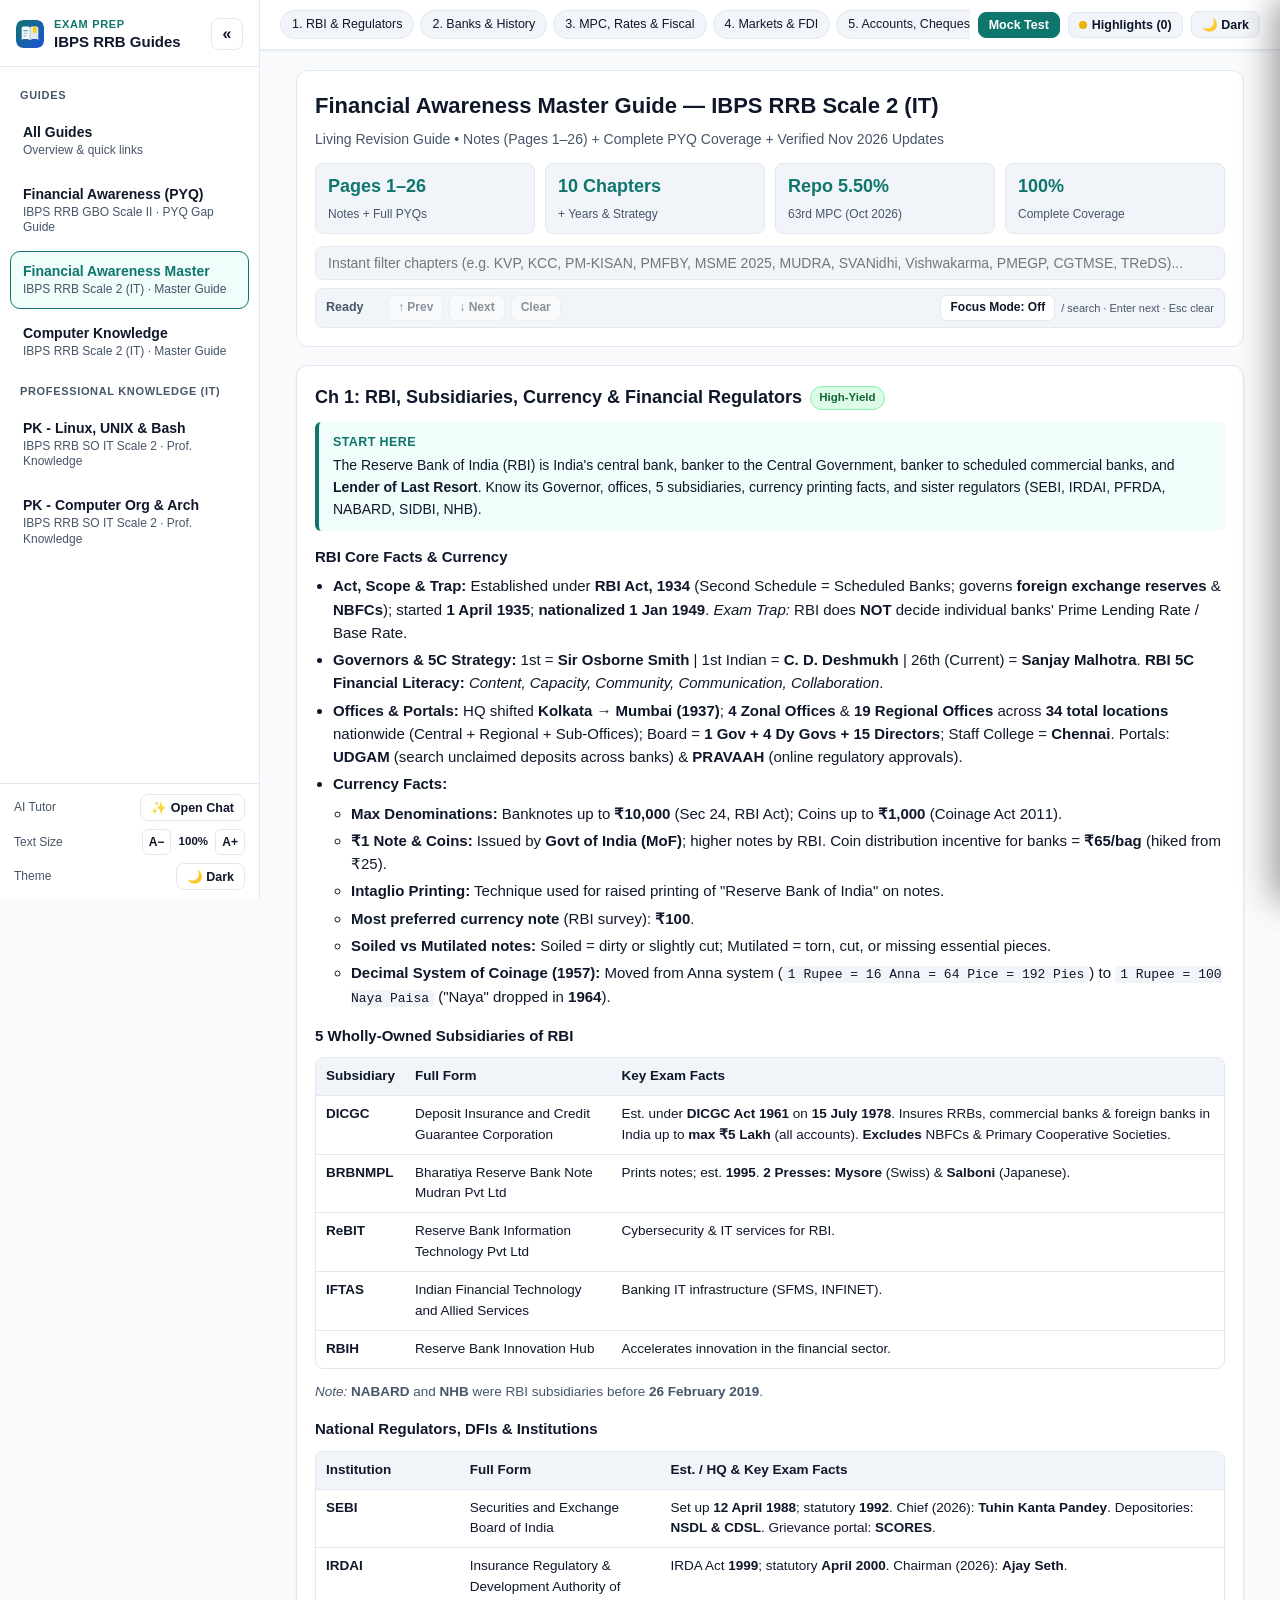
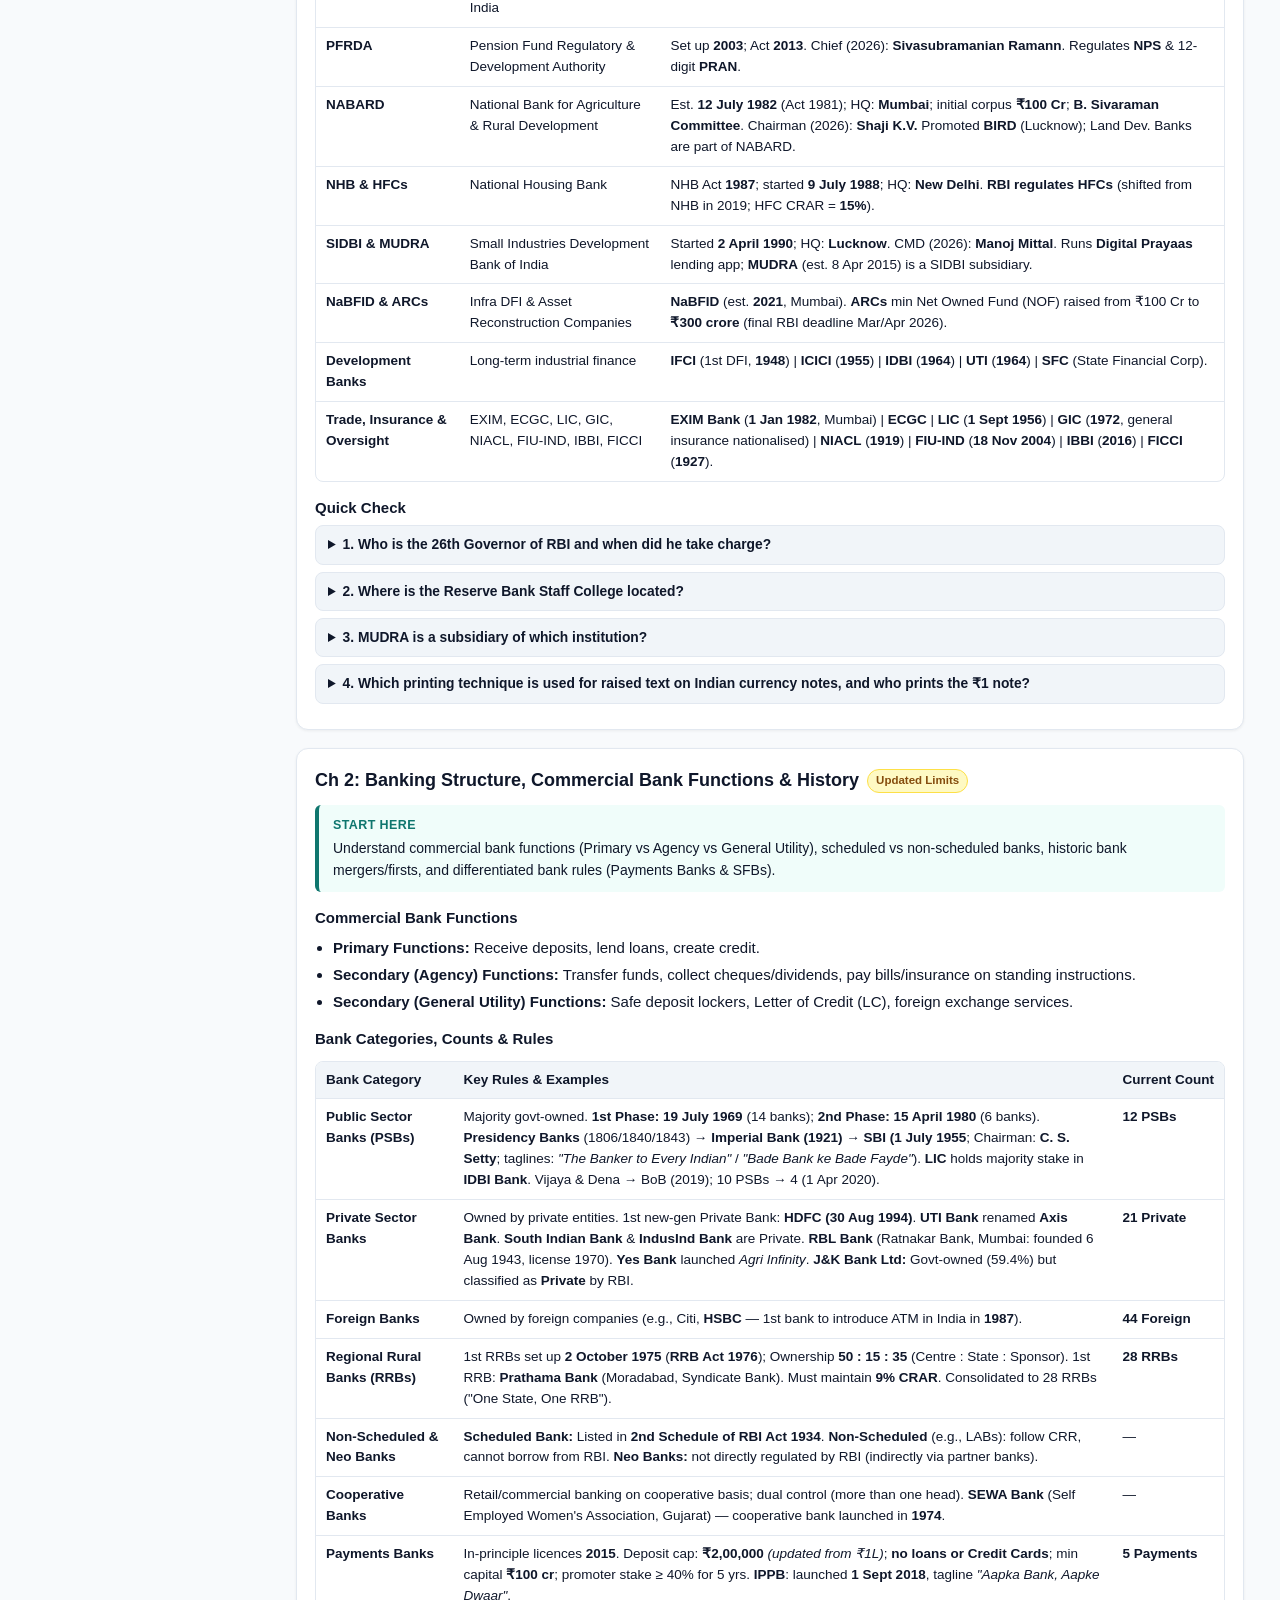
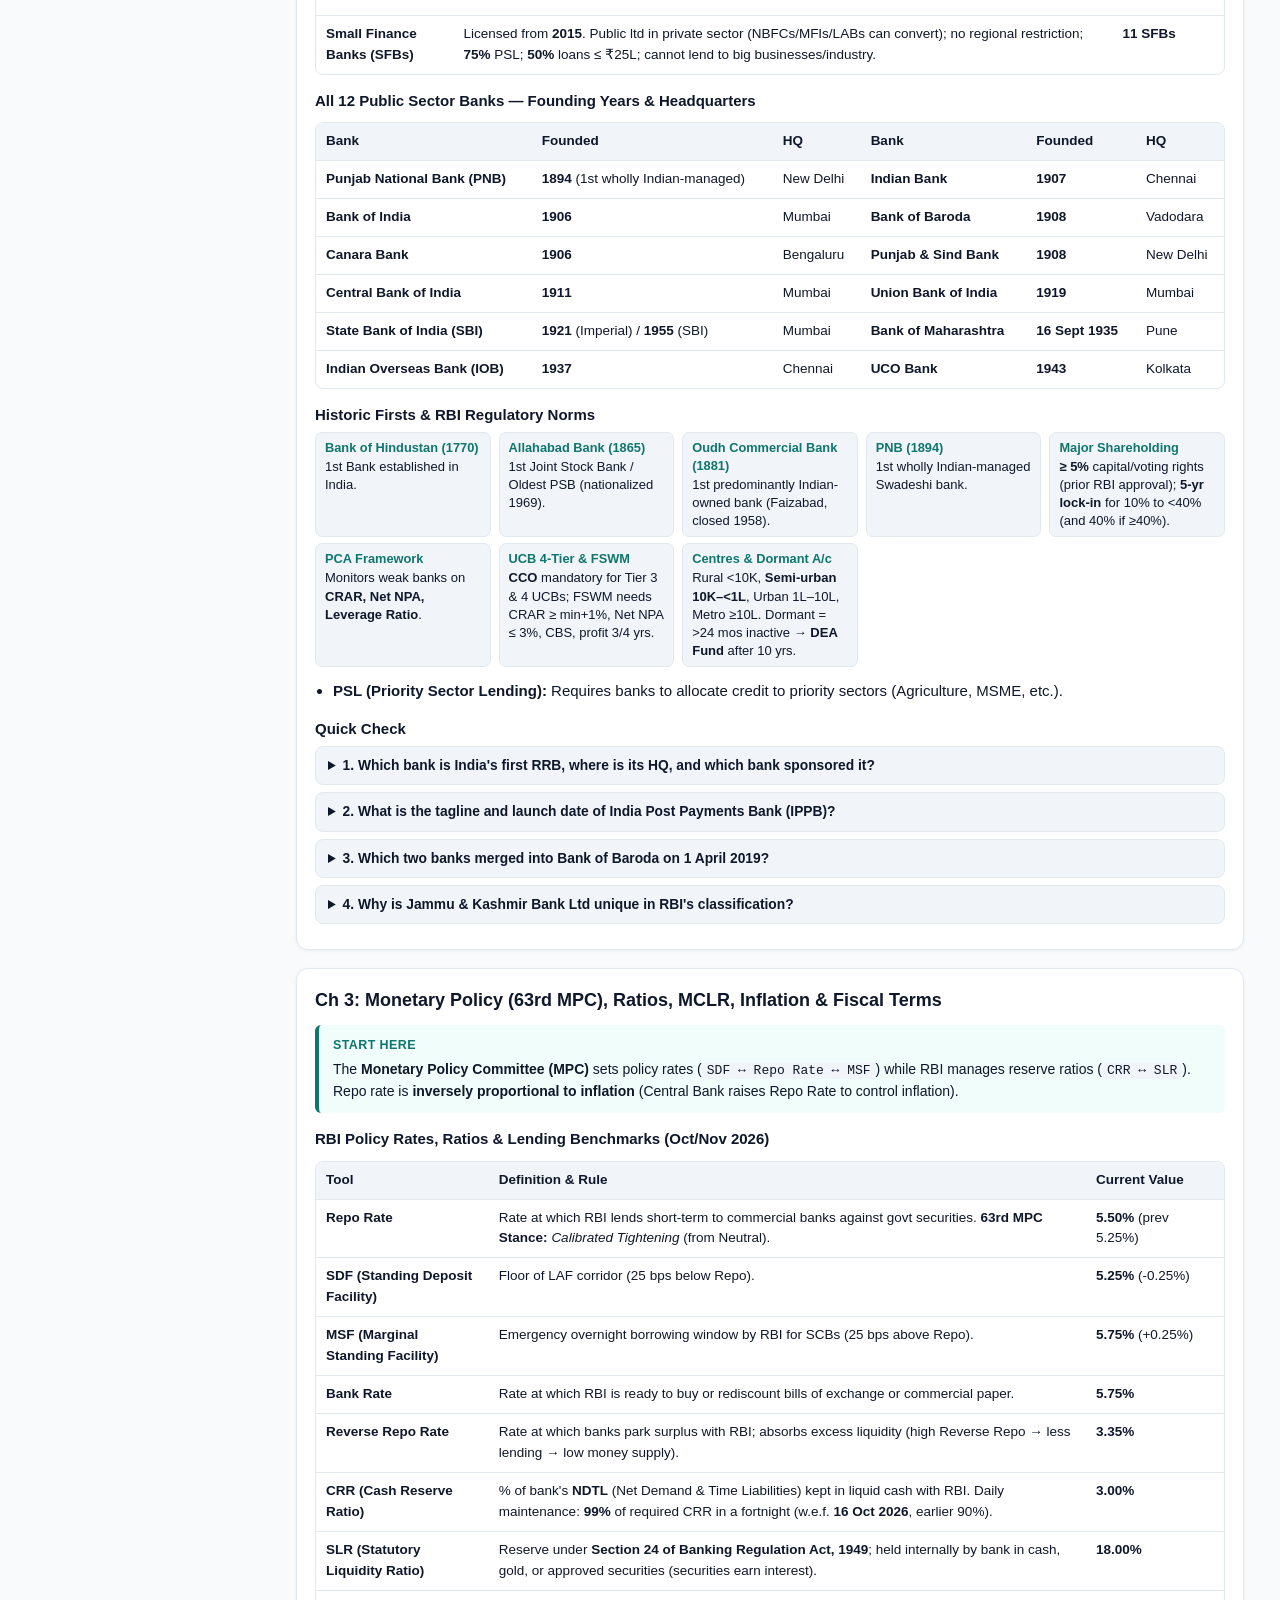
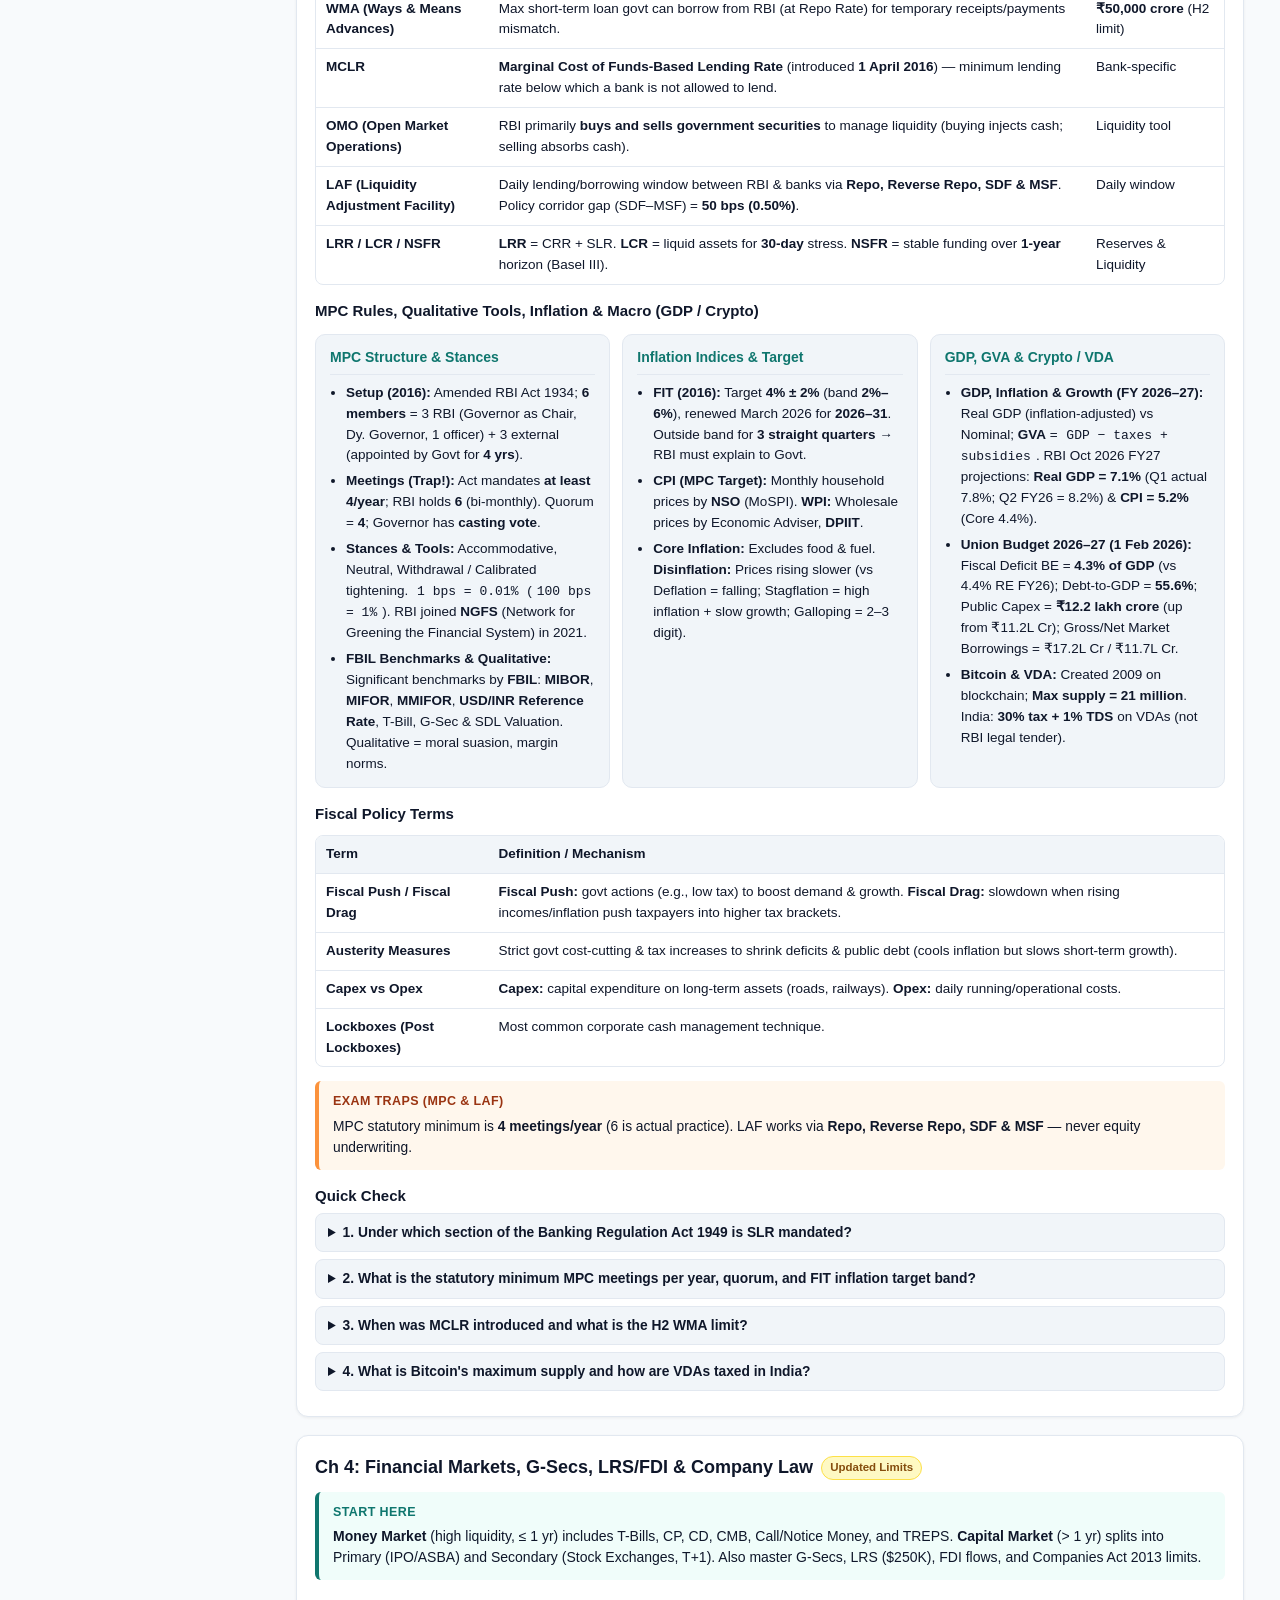
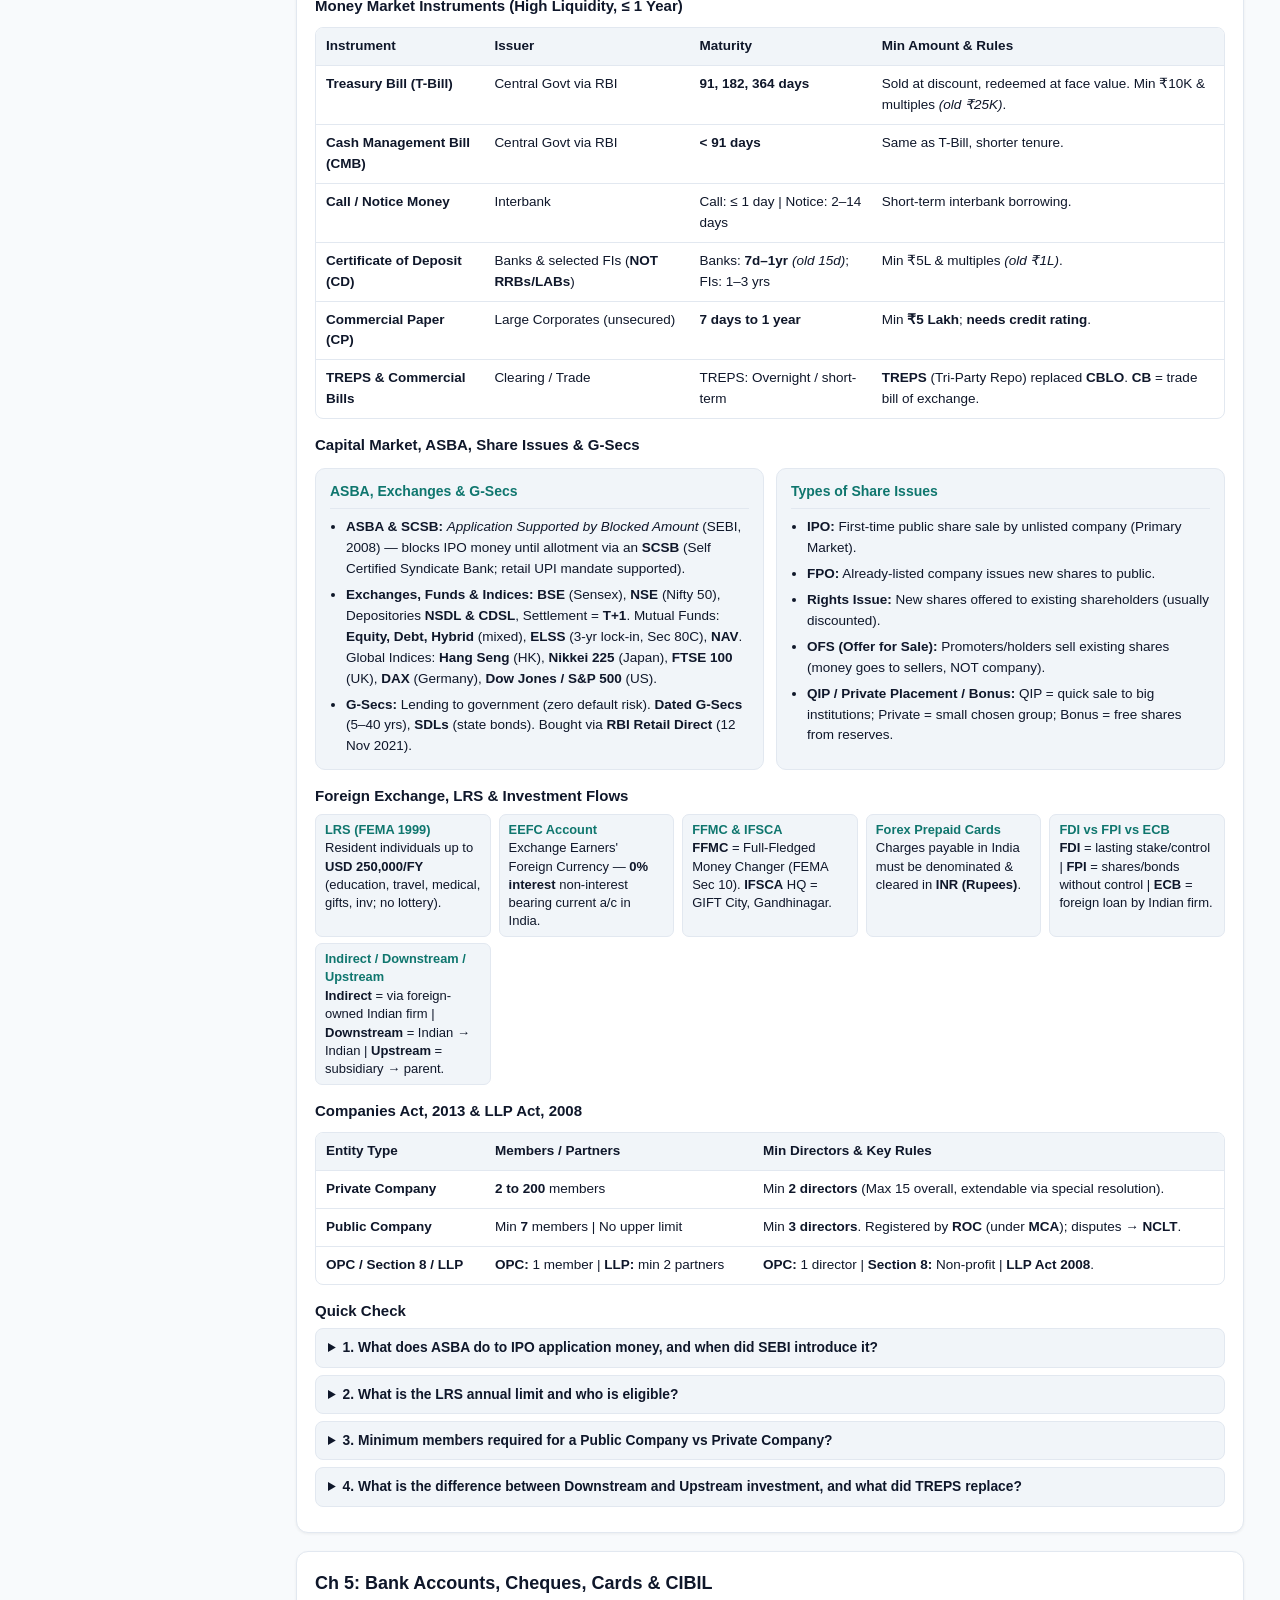
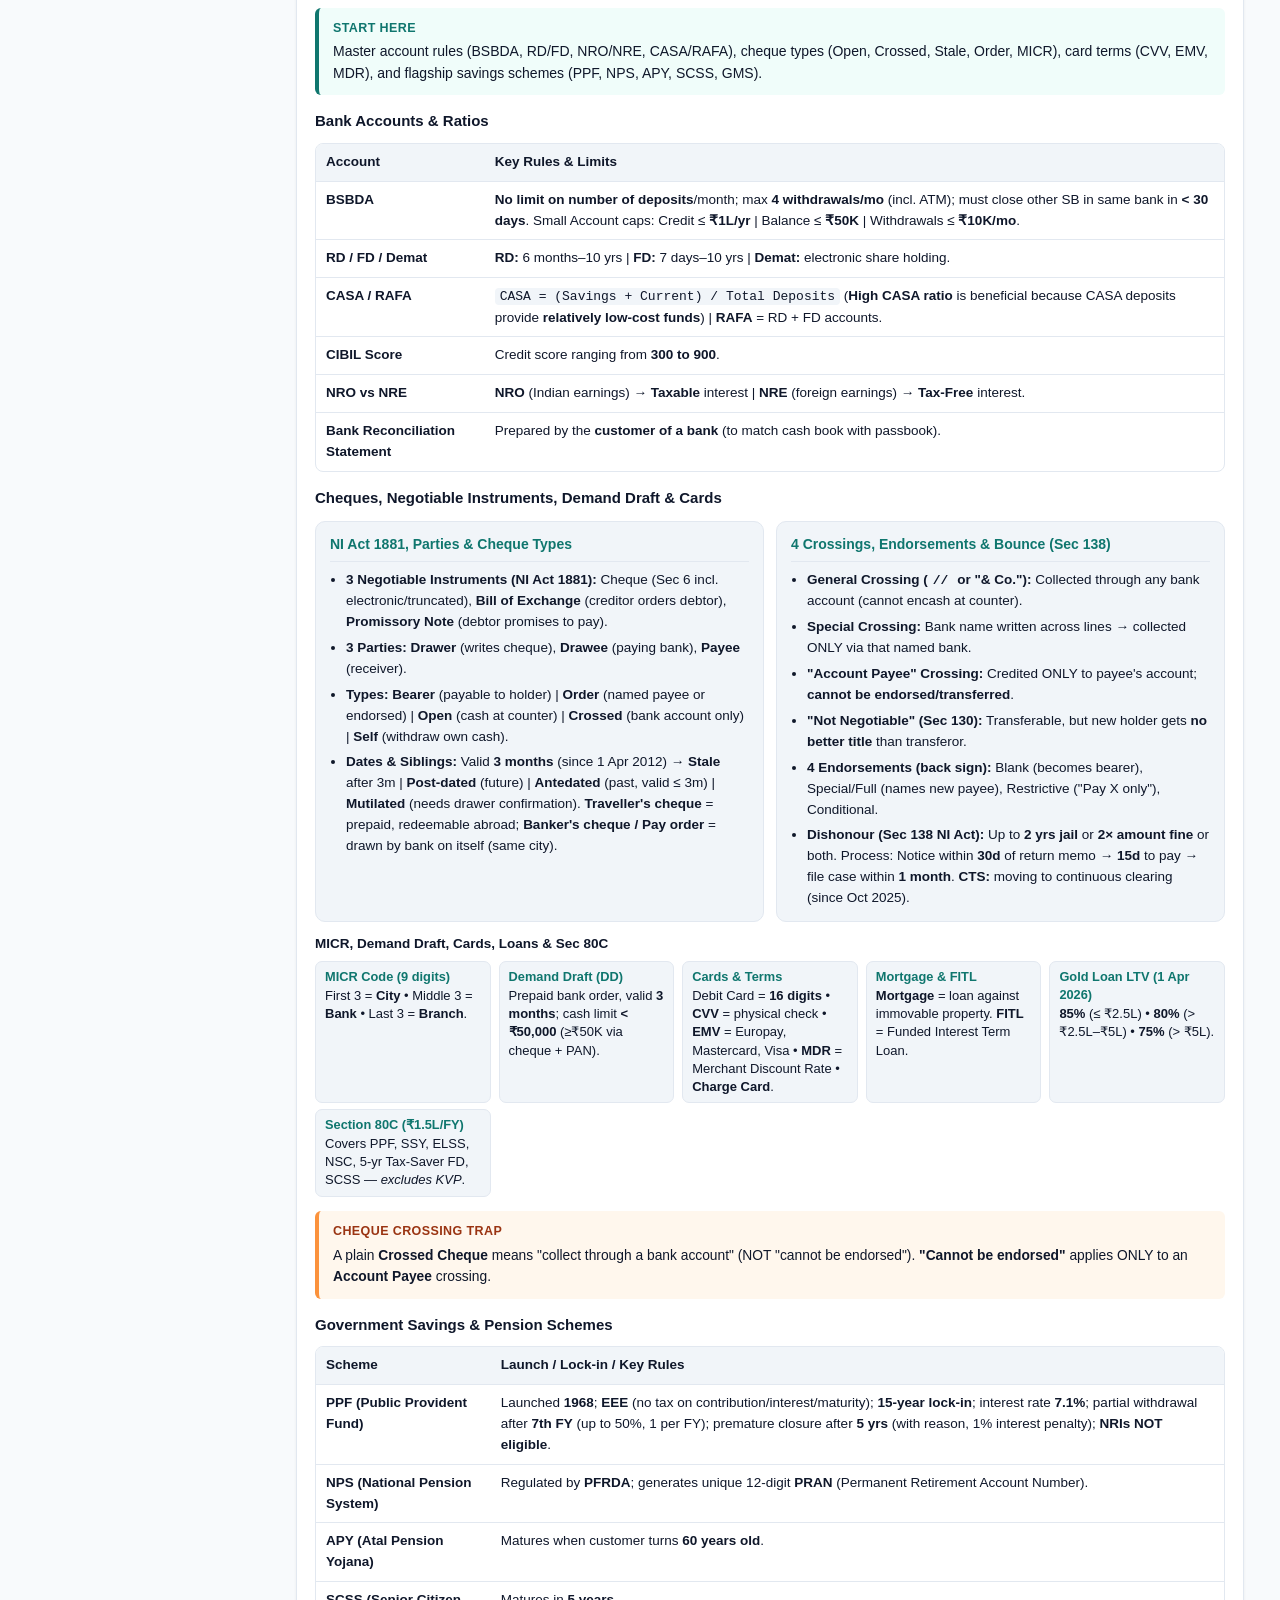
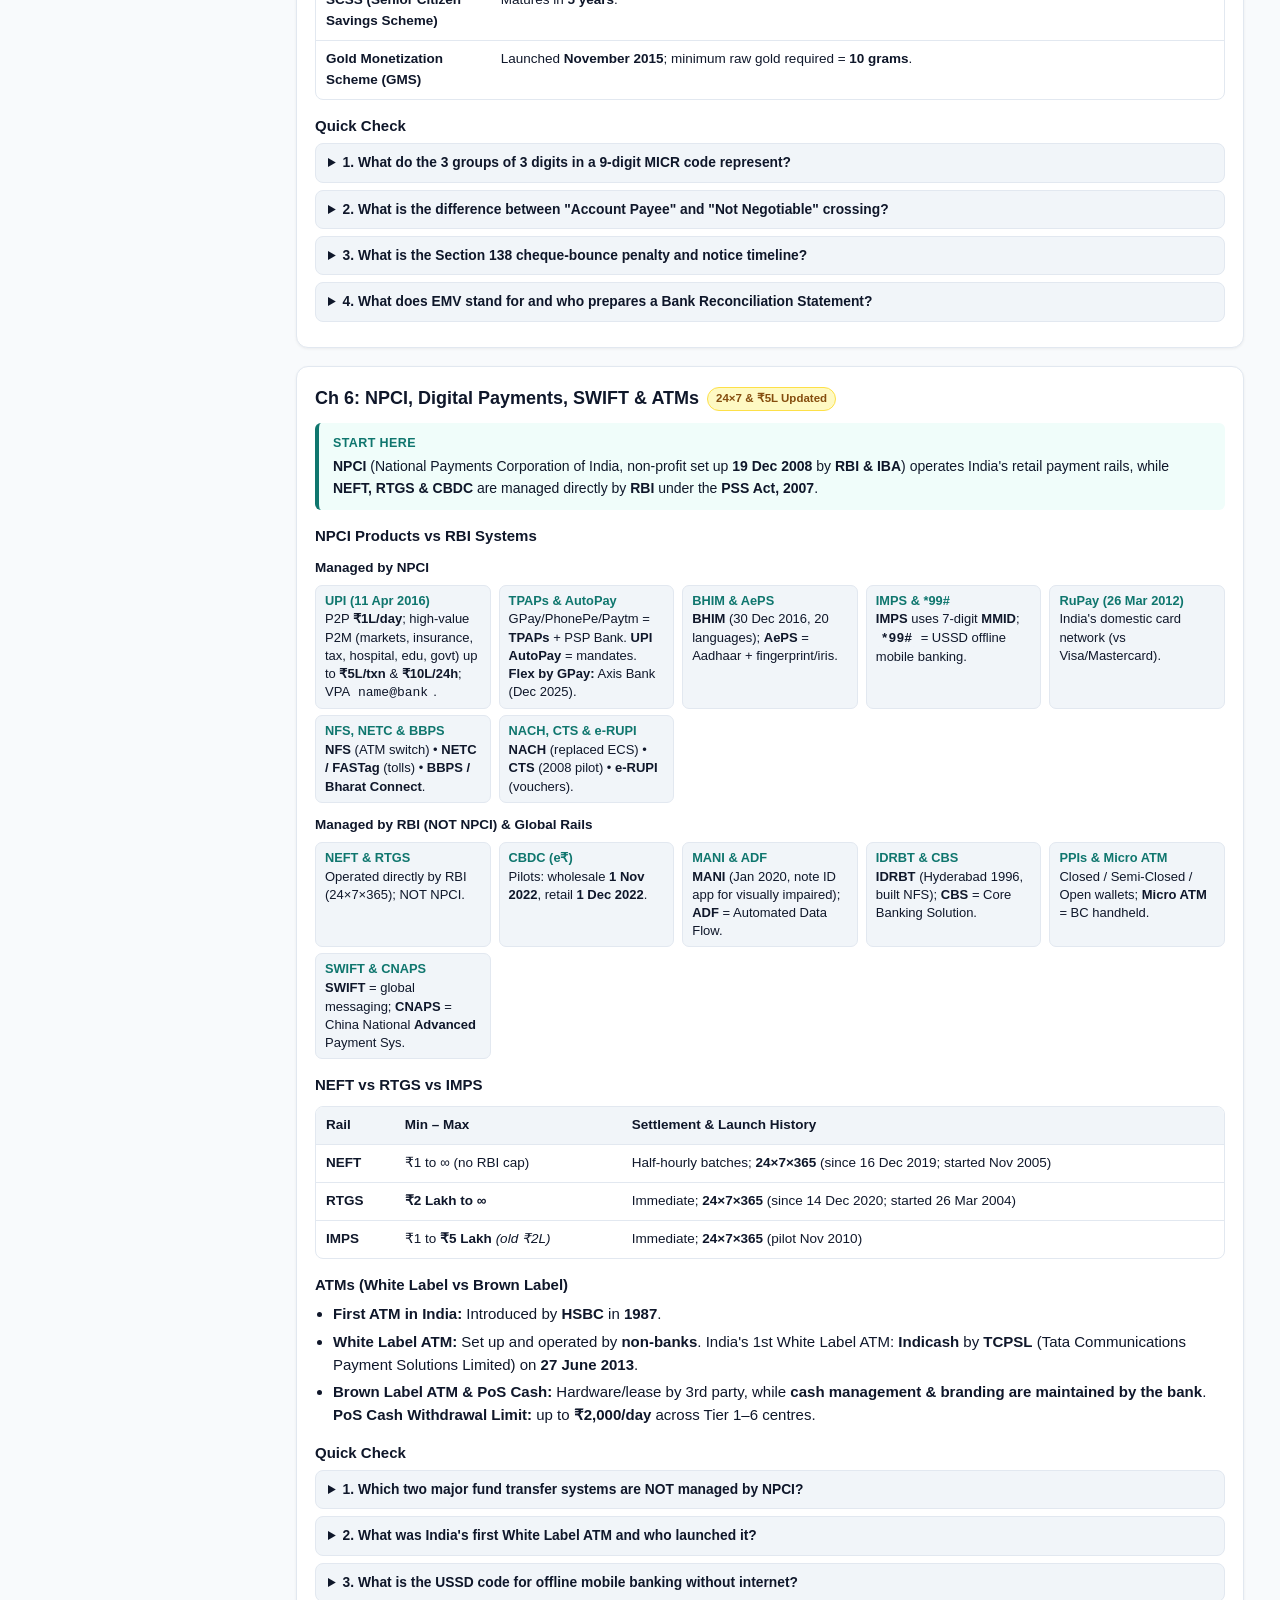
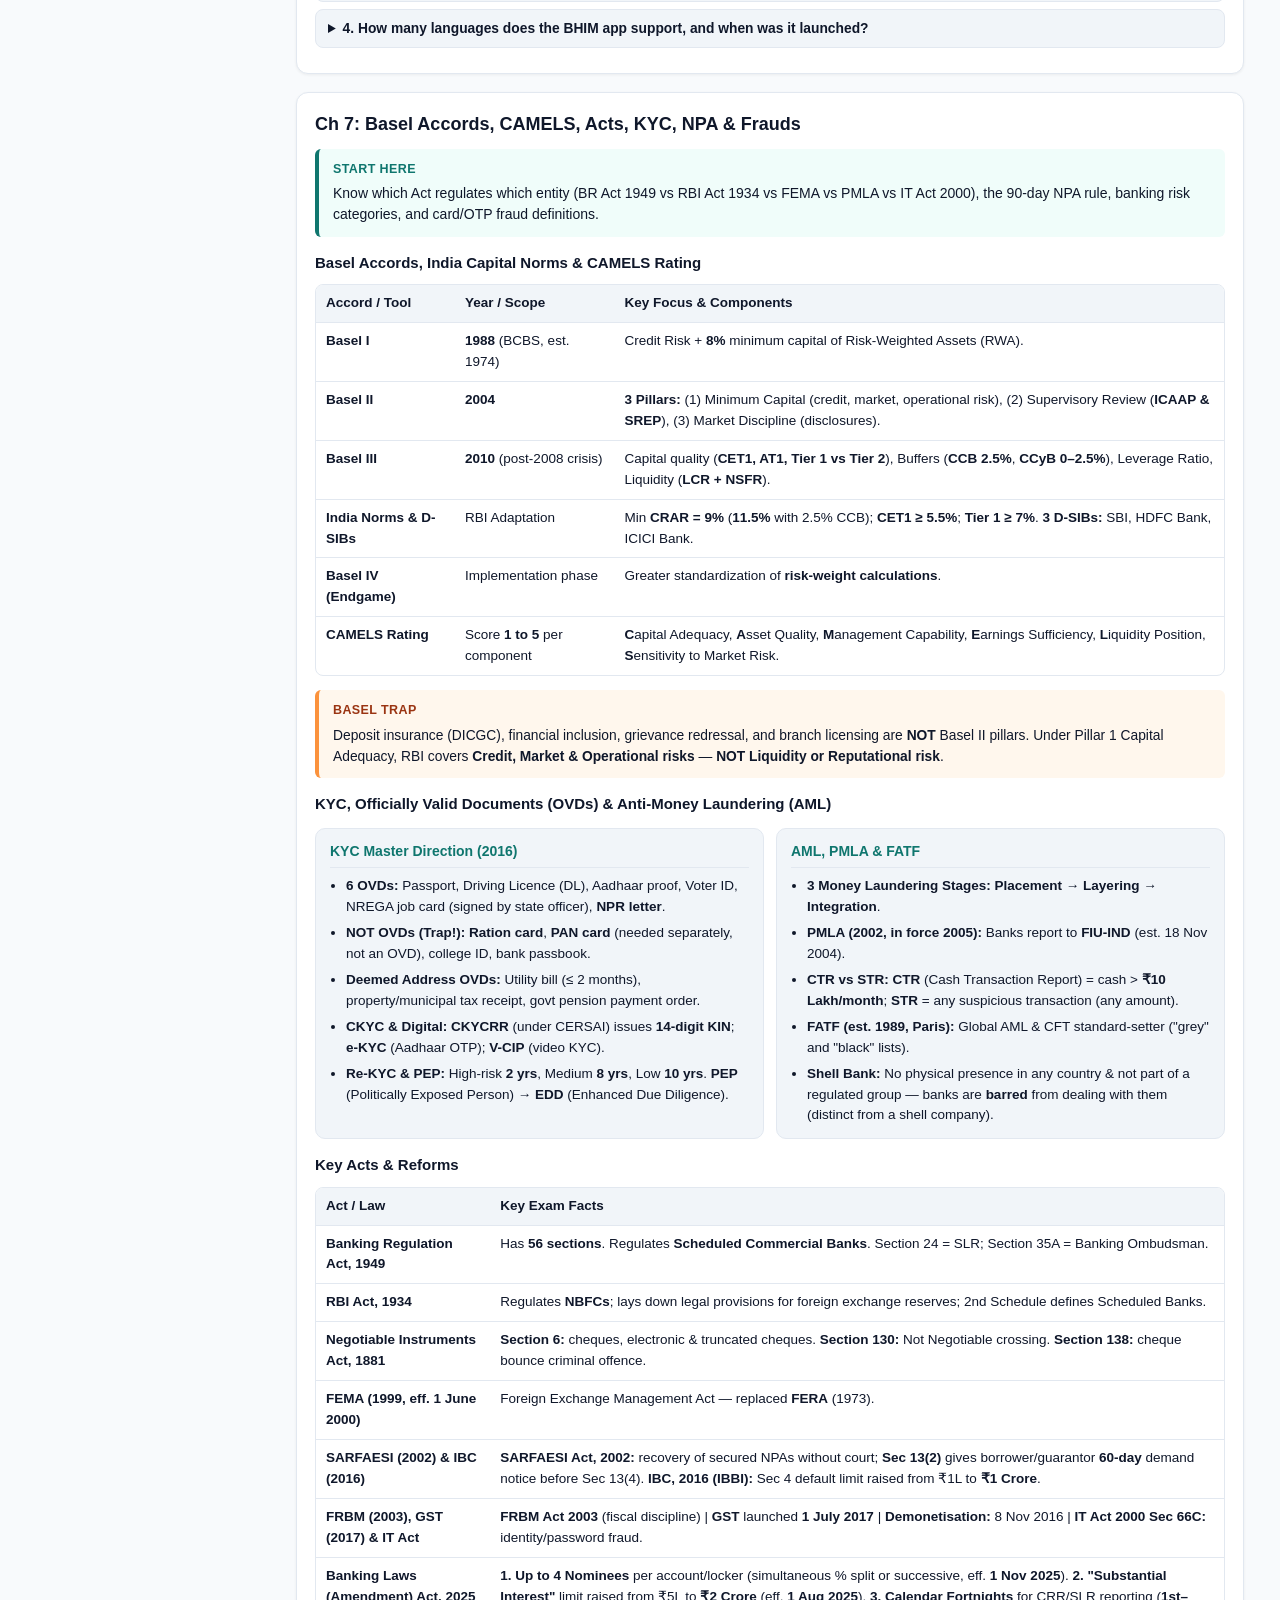
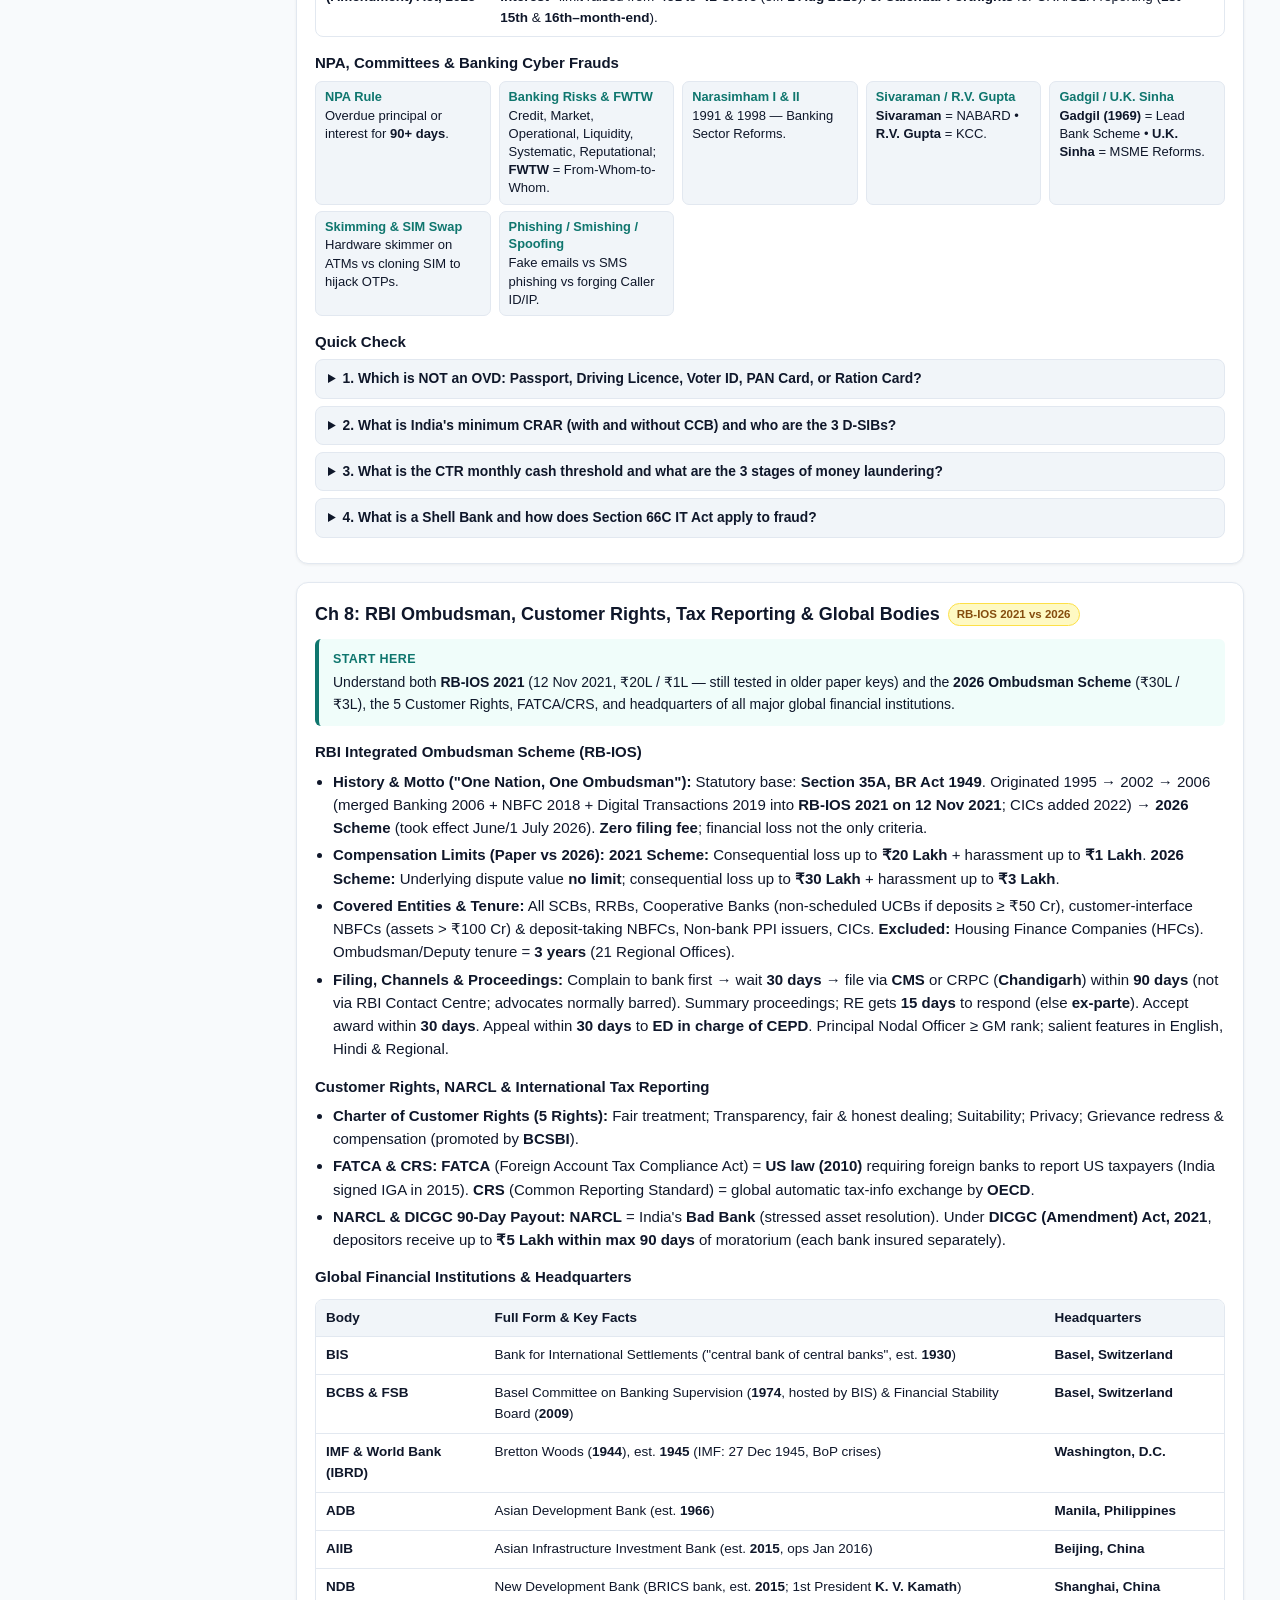
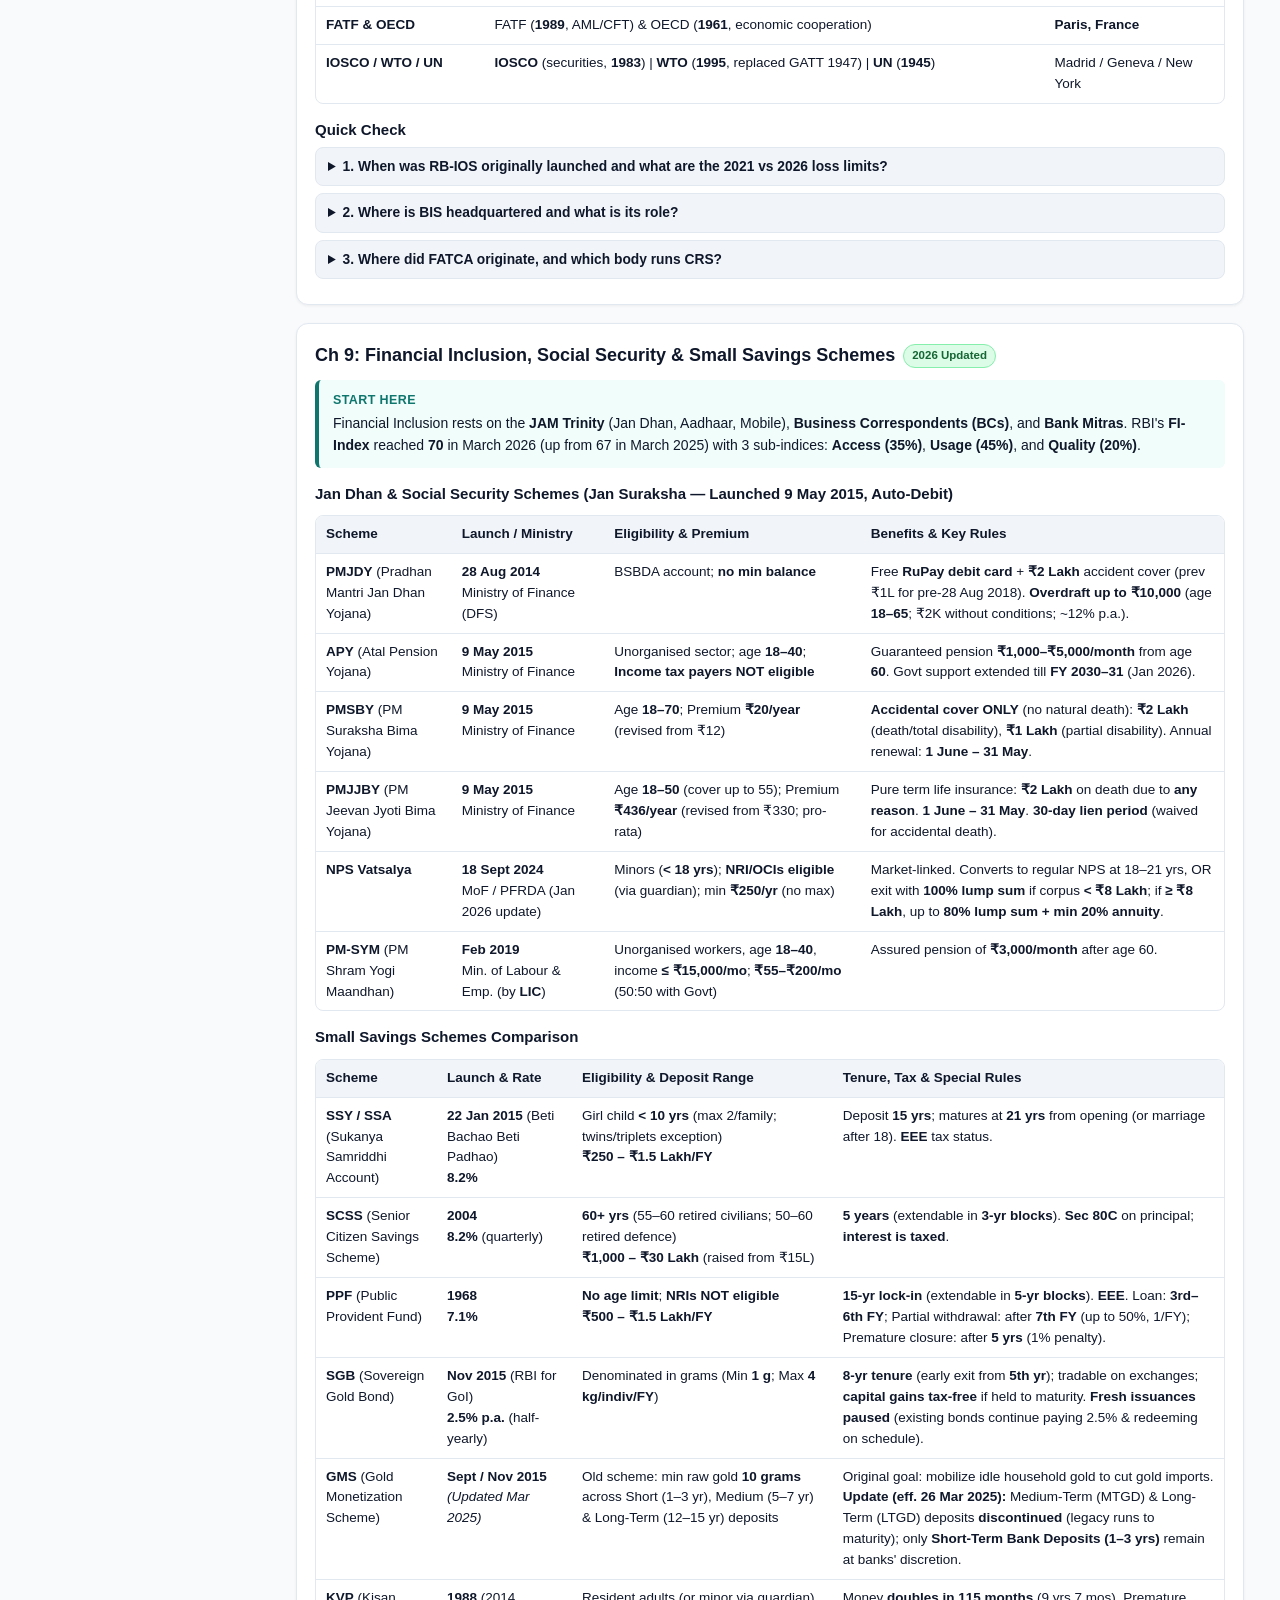
<file: financial_awareness_guide.html>
<!DOCTYPE html>
<html lang="en">
<head>
<meta charset="UTF-8">
<meta name="viewport" content="width=device-width, initial-scale=1.0">
<title>Financial Awareness Master Guide — IBPS RRB Scale 2 (IT)</title>
<link rel="icon" type="image/svg+xml" href="favicon.svg">
<link rel="apple-touch-icon" href="icon-192.png">
<script>(function(){try{var t=localStorage.getItem('site_theme')||localStorage.getItem('fa_theme')||localStorage.getItem('ck_theme')||(matchMedia('(prefers-color-scheme: dark)').matches?'dark':'light');document.documentElement.setAttribute('data-theme',t);}catch(e){}})();</script>
<link rel="stylesheet" href="sidebar.css">
<link rel="stylesheet" href="study-tools.css">
<link rel="stylesheet" href="quiz-tools.css">
<link rel="stylesheet" href="ai-chat.css">
<style>
  :root {
    --bg: #f8fafc;
    --surface: #ffffff;
    --surface-2: #f1f5f9;
    --text: #0f172a;
    --muted: #475569;
    --border: #e2e8f0;
    --accent: #0f766e;
    --accent-soft: #f0fdfa;
    --green-bg: #dcfce7;
    --green-text: #166534;
    --green-border: #86efac;
    --red-bg: #fee2e2;
    --red-text: #991b1b;
    --red-border: #fca5a5;
    --yellow-bg: #fef9c3;
    --yellow-text: #854d0e;
    --yellow-border: #fde047;
    --trap-bg: #fff7ed;
    --trap-border: #fb923c;
    --trap-text: #9a3412;
    --code-bg: #f1f5f9;
    --shadow: 0 1px 3px rgba(0,0,0,0.06);
  }
  [data-theme="dark"] {
    --bg: #0b1120;
    --surface: #111827;
    --surface-2: #1e293b;
    --text: #f1f5f9;
    --muted: #94a3b8;
    --border: #273449;
    --accent: #2dd4bf;
    --accent-soft: #042f2e;
    --green-bg: #052e16;
    --green-text: #86efac;
    --green-border: #166534;
    --red-bg: #450a0a;
    --red-text: #fca5a5;
    --red-border: #991b1b;
    --yellow-bg: #422006;
    --yellow-text: #fde047;
    --yellow-border: #854d0e;
    --trap-bg: #2c1608;
    --trap-border: #ea580c;
    --trap-text: #fdba74;
    --code-bg: #1e293b;
    --shadow: 0 1px 3px rgba(0,0,0,0.4);
  }
  * { box-sizing: border-box; }
  html { scroll-behavior: smooth; scroll-padding-top: 76px; }
  body {
    margin: 0;
    font-family: -apple-system, BlinkMacSystemFont, "Segoe UI", Roboto, Inter, sans-serif;
    background: var(--bg);
    color: var(--text);
    line-height: 1.55;
    font-size: 15px;
    overflow-x: clip;
  }
  .sticky-nav {
    position: sticky;
    top: 0;
    z-index: 100;
    background: var(--surface);
    border-bottom: 1px solid var(--border);
    box-shadow: var(--shadow);
    padding: 8px 16px;
  }
  .nav-inner {
    max-width: 980px;
    margin: 0 auto;
    display: flex;
    align-items: center;
    gap: 8px;
  }
  .chips {
    display: flex;
    gap: 6px;
    overflow-x: auto;
    scrollbar-width: none;
    flex: 1;
    padding: 2px 0;
  }
  .chips::-webkit-scrollbar { display: none; }
  .chip {
    white-space: nowrap;
    text-decoration: none;
    color: var(--text);
    background: var(--surface-2);
    border: 1px solid var(--border);
    border-radius: 999px;
    padding: 4px 11px;
    font-size: 12.5px;
    font-weight: 500;
  }
  .chip:hover { border-color: var(--accent); color: var(--accent); }
  .theme-btn {
    flex-shrink: 0;
    background: var(--surface-2);
    color: var(--text);
    border: 1px solid var(--border);
    border-radius: 8px;
    padding: 5px 10px;
    font-size: 12.5px;
    cursor: pointer;
    font-weight: 600;
  }
  main { max-width: 980px; margin: 0 auto; padding: 20px 16px 60px; }
  header.hero {
    background: var(--surface);
    border: 1px solid var(--border);
    border-radius: 12px;
    padding: 18px;
    margin-bottom: 18px;
  }
  header.hero h1 { margin: 0 0 6px; font-size: 22px; }
  header.hero p { margin: 0; color: var(--muted); font-size: 14px; }
  .search-box {
    margin-top: 12px;
    width: 100%;
    padding: 8px 12px;
    border-radius: 8px;
    border: 1px solid var(--border);
    background: var(--surface-2);
    color: var(--text);
    font-size: 14px;
  }
  .stats-grid {
    display: grid;
    grid-template-columns: repeat(auto-fit, minmax(130px, 1fr));
    gap: 10px;
    margin-top: 12px;
  }
  .stat {
    background: var(--surface-2);
    border: 1px solid var(--border);
    border-radius: 8px;
    padding: 9px 12px;
  }
  .stat .val { font-size: 18px; font-weight: 700; display: block; color: var(--accent); }
  .stat .lbl { font-size: 12px; color: var(--muted); }
  section.card {
    background: var(--surface);
    border: 1px solid var(--border);
    border-radius: 12px;
    padding: 18px;
    margin-bottom: 18px;
    box-shadow: var(--shadow);
  }
  section.card h2 {
    margin: 0 0 10px;
    font-size: 18px;
    display: flex;
    flex-wrap: wrap;
    align-items: center;
    gap: 8px;
  }
  section.card h3 { margin: 14px 0 6px; font-size: 15px; }
  .badge {
    display: inline-block;
    padding: 2px 8px;
    border-radius: 999px;
    font-size: 11.5px;
    font-weight: 700;
    border: 1px solid var(--border);
    background: var(--surface-2);
    color: var(--muted);
  }
  .badge-exam { background: var(--green-bg); color: var(--green-text); border-color: var(--green-border); }
  .badge-upd { background: var(--yellow-bg); color: var(--yellow-text); border-color: var(--yellow-border); }
  .start-box {
    background: var(--accent-soft);
    border-left: 4px solid var(--accent);
    border-radius: 6px;
    padding: 11px 14px;
    margin: 10px 0 14px;
    font-size: 14px;
  }
  .start-box > strong:first-child { color: var(--accent); display: block; margin-bottom: 3px; font-size: 12.5px; text-transform: uppercase; letter-spacing: 0.4px; }
  .trap-box {
    background: var(--trap-bg);
    border-left: 4px solid var(--trap-border);
    border-radius: 6px;
    padding: 11px 14px;
    margin: 14px 0;
    font-size: 13.8px;
  }
  .trap-box strong.trap-title { color: var(--trap-text); display: block; margin-bottom: 4px; font-size: 12.5px; text-transform: uppercase; letter-spacing: 0.4px; }
  .table-wrap {
    width: 100%;
    overflow-x: auto;
    -webkit-overflow-scrolling: touch;
    margin: 10px 0;
    border: 1px solid var(--border);
    border-radius: 8px;
  }
  table { width: 100%; border-collapse: collapse; font-size: 13.5px; min-width: 480px; }
  th, td { text-align: left; padding: 8px 10px; border-bottom: 1px solid var(--border); vertical-align: top; }
  th { background: var(--surface-2); font-weight: 600; white-space: nowrap; }
  tr:last-child td { border-bottom: none; }
  ul { margin: 6px 0 10px; padding-left: 18px; }
  li { margin-bottom: 4px; }
  code {
    background: var(--code-bg);
    padding: 1px 5px;
    border-radius: 4px;
    font-family: ui-monospace, SFMono-Regular, Menlo, Consolas, monospace;
    font-size: 13px;
    overflow-wrap: anywhere;
  }
  details {
    border: 1px solid var(--border);
    border-radius: 8px;
    padding: 8px 12px;
    margin-bottom: 7px;
    background: var(--surface-2);
  }
  summary { cursor: pointer; font-weight: 600; font-size: 13.8px; }
  details[open] summary { margin-bottom: 6px; color: var(--accent); }
  .hidden-card { display: none; }
  .info-grid {
    display: grid;
    grid-template-columns: repeat(auto-fit, minmax(min(100%, 260px), 1fr));
    gap: 12px;
    margin: 12px 0;
  }
  .info-card {
    background: var(--surface-2);
    border: 1px solid var(--border);
    border-radius: 10px;
    padding: 12px 14px;
  }
  .info-card h4 {
    margin: 0 0 8px;
    font-size: 14px;
    color: var(--accent);
    border-bottom: 1px solid var(--border);
    padding-bottom: 5px;
  }
  .info-card ul {
    margin: 0;
    padding-left: 16px;
    font-size: 13.5px;
  }
  .info-card li { margin-bottom: 5px; }
  .info-card li:last-child { margin-bottom: 0; }
  .fact-label {
    font-size: 13.5px;
    font-weight: 700;
    color: var(--text);
    margin: 10px 0 4px;
  }
  .fact-grid {
    display: grid;
    grid-template-columns: repeat(auto-fit, minmax(min(100%, 205px), 1fr));
    gap: 6px 8px;
    list-style: none;
    padding: 0;
    margin: 6px 0 12px;
  }
  .fact-grid.compact {
    grid-template-columns: repeat(auto-fit, minmax(min(100%, 155px), 1fr));
  }
  .fact-grid > li {
    margin: 0;
    padding: 6px 9px;
    background: var(--surface-2);
    border: 1px solid var(--border);
    border-radius: 7px;
    font-size: 13px;
    line-height: 1.4;
  }
  .info-card .fact-grid {
    padding-left: 0;
    margin: 6px 0 8px;
    grid-template-columns: repeat(auto-fit, minmax(min(100%, 165px), 1fr));
  }
  .info-card .fact-grid > li {
    background: var(--surface);
    padding: 5px 8px;
    font-size: 12.8px;
  }
  .fact-grid > li > strong:first-child {
    display: block;
    color: var(--accent);
    font-size: 12.8px;
    margin-bottom: 1px;
  }
</style>
</head>
<body data-sidebar-pad="flush">
<nav class="sticky-nav" aria-label="Chapter Navigation">
  <div class="nav-inner">
    <div class="chips">
      <a class="chip" href="#ch1">1. RBI &amp; Regulators</a>
      <a class="chip" href="#ch2">2. Banks &amp; History</a>
      <a class="chip" href="#ch3">3. MPC, Rates &amp; Fiscal</a>
      <a class="chip" href="#ch4">4. Markets &amp; FDI</a>
      <a class="chip" href="#ch5">5. Accounts, Cheques &amp; Cards</a>
      <a class="chip" href="#ch6">6. NPCI, Payments &amp; ATMs</a>
      <a class="chip" href="#ch7">7. Basel, CAMELS, Acts &amp; Frauds</a>
      <a class="chip" href="#ch8">8. Ombudsman, NARCL &amp; Global</a>
      <a class="chip" href="#ch9">9. Inclusion &amp; Savings</a>
      <a class="chip" href="#ch10">10. Agri, PSL &amp; MSME</a>
      <a class="chip" href="#years">Years &amp; Strategy</a>
      <a class="chip" href="#digits">Digit Cheat Sheet</a>
      <a class="chip" href="#latest">Latest Rates</a>
      <a class="chip" href="#glossary">Glossary</a>
      <a class="chip" href="#tracker">Mock Tracker</a>
    </div>
    <button class="theme-btn" id="themeToggle" type="button">Theme</button>
  </div>
</nav>

<main>
  <header class="hero">
    <h1>Financial Awareness Master Guide — IBPS RRB Scale 2 (IT)</h1>
    <p>Living Revision Guide • Notes (Pages 1–26) + Complete PYQ Coverage + Verified Nov 2026 Updates</p>
    <div class="stats-grid">
      <div class="stat"><span class="val">Pages 1–26</span><span class="lbl">Notes + Full PYQs</span></div>
      <div class="stat"><span class="val">10 Chapters</span><span class="lbl">+ Years &amp; Strategy</span></div>
      <div class="stat"><span class="val">Repo 5.50%</span><span class="lbl">63rd MPC (Oct 2026)</span></div>
      <div class="stat"><span class="val">100%</span><span class="lbl">Complete Coverage</span></div>
    </div>
    <input class="search-box" id="quickSearch" type="search" placeholder="Instant filter chapters (e.g. KVP, KCC, PM-KISAN, PMFBY, MSME 2025, MUDRA, SVANidhi, Vishwakarma, PMEGP, CGTMSE, TReDS)...">
  </header>

  <!-- CH 1 -->
  <section class="card" id="ch1">
    <h2>Ch 1: RBI, Subsidiaries, Currency &amp; Financial Regulators <span class="badge badge-exam">High-Yield</span></h2>
    <div class="start-box">
      <strong>Start Here</strong>
      The Reserve Bank of India (RBI) is India's central bank, banker to the Central Government, banker to scheduled commercial banks, and <strong>Lender of Last Resort</strong>. Know its Governor, offices, 5 subsidiaries, currency printing facts, and sister regulators (SEBI, IRDAI, PFRDA, NABARD, SIDBI, NHB).
    </div>

    <h3>RBI Core Facts &amp; Currency</h3>
    <ul>
      <li><strong>Act, Scope &amp; Trap:</strong> Established under <strong>RBI Act, 1934</strong> (Second Schedule = Scheduled Banks; governs <strong>foreign exchange reserves</strong> &amp; <strong>NBFCs</strong>); started <strong>1 April 1935</strong>; <strong>nationalized 1 Jan 1949</strong>. <em>Exam Trap:</em> RBI does <strong>NOT</strong> decide individual banks' Prime Lending Rate / Base Rate.</li>
      <li><strong>Governors &amp; 5C Strategy:</strong> 1st = <strong>Sir Osborne Smith</strong> | 1st Indian = <strong>C. D. Deshmukh</strong> | 26th (Current) = <strong>Sanjay Malhotra</strong>. <strong>RBI 5C Financial Literacy:</strong> <em>Content, Capacity, Community, Communication, Collaboration</em>.</li>
      <li><strong>Offices &amp; Portals:</strong> HQ shifted <strong>Kolkata → Mumbai (1937)</strong>; <strong>4 Zonal Offices</strong> &amp; <strong>19 Regional Offices</strong> across <strong>34 total locations</strong> nationwide (Central + Regional + Sub-Offices); Board = <strong>1 Gov + 4 Dy Govs + 15 Directors</strong>; Staff College = <strong>Chennai</strong>. Portals: <strong>UDGAM</strong> (search unclaimed deposits across banks) &amp; <strong>PRAVAAH</strong> (online regulatory approvals).</li>
      <li><strong>Currency Facts:</strong>
        <ul>
          <li><strong>Max Denominations:</strong> Banknotes up to <strong>₹10,000</strong> (Sec 24, RBI Act); Coins up to <strong>₹1,000</strong> (Coinage Act 2011).</li>
          <li><strong>₹1 Note &amp; Coins:</strong> Issued by <strong>Govt of India (MoF)</strong>; higher notes by RBI. Coin distribution incentive for banks = <strong>₹65/bag</strong> (hiked from ₹25).</li>
          <li><strong>Intaglio Printing:</strong> Technique used for raised printing of "Reserve Bank of India" on notes.</li>
          <li><strong>Most preferred currency note</strong> (RBI survey): <strong>₹100</strong>.</li>
          <li><strong>Soiled vs Mutilated notes:</strong> Soiled = dirty or slightly cut; Mutilated = torn, cut, or missing essential pieces.</li>
          <li><strong>Decimal System of Coinage (1957):</strong> Moved from Anna system (<code>1 Rupee = 16 Anna = 64 Pice = 192 Pies</code>) to <code>1 Rupee = 100 Naya Paisa</code> ("Naya" dropped in <strong>1964</strong>).</li>
        </ul>
      </li>
    </ul>

    <h3>5 Wholly-Owned Subsidiaries of RBI</h3>
    <div class="table-wrap">
      <table>
        <thead><tr><th>Subsidiary</th><th>Full Form</th><th>Key Exam Facts</th></tr></thead>
        <tbody>
          <tr><td><strong>DICGC</strong></td><td>Deposit Insurance and Credit Guarantee Corporation</td><td>Est. under <strong>DICGC Act 1961</strong> on <strong>15 July 1978</strong>. Insures RRBs, commercial banks &amp; foreign banks in India up to <strong>max ₹5 Lakh</strong> (all accounts). <strong>Excludes</strong> NBFCs &amp; Primary Cooperative Societies.</td></tr>
          <tr><td><strong>BRBNMPL</strong></td><td>Bharatiya Reserve Bank Note Mudran Pvt Ltd</td><td>Prints notes; est. <strong>1995</strong>. <strong>2 Presses:</strong> <strong>Mysore</strong> (Swiss) &amp; <strong>Salboni</strong> (Japanese).</td></tr>
          <tr><td><strong>ReBIT</strong></td><td>Reserve Bank Information Technology Pvt Ltd</td><td>Cybersecurity &amp; IT services for RBI.</td></tr>
          <tr><td><strong>IFTAS</strong></td><td>Indian Financial Technology and Allied Services</td><td>Banking IT infrastructure (SFMS, INFINET).</td></tr>
          <tr><td><strong>RBIH</strong></td><td>Reserve Bank Innovation Hub</td><td>Accelerates innovation in the financial sector.</td></tr>
        </tbody>
      </table>
    </div>
    <p style="font-size:13.5px;color:var(--muted);"><em>Note:</em> <strong>NABARD</strong> and <strong>NHB</strong> were RBI subsidiaries before <strong>26 February 2019</strong>.</p>

    <h3>National Regulators, DFIs &amp; Institutions</h3>
    <div class="table-wrap">
      <table>
        <thead><tr><th>Institution</th><th>Full Form</th><th>Est. / HQ &amp; Key Exam Facts</th></tr></thead>
        <tbody>
          <tr><td><strong>SEBI</strong></td><td>Securities and Exchange Board of India</td><td>Set up <strong>12 April 1988</strong>; statutory <strong>1992</strong>. Chief (2026): <strong>Tuhin Kanta Pandey</strong>. Depositories: <strong>NSDL &amp; CDSL</strong>. Grievance portal: <strong>SCORES</strong>.</td></tr>
          <tr><td><strong>IRDAI</strong></td><td>Insurance Regulatory &amp; Development Authority of India</td><td>IRDA Act <strong>1999</strong>; statutory <strong>April 2000</strong>. Chairman (2026): <strong>Ajay Seth</strong>.</td></tr>
          <tr><td><strong>PFRDA</strong></td><td>Pension Fund Regulatory &amp; Development Authority</td><td>Set up <strong>2003</strong>; Act <strong>2013</strong>. Chief (2026): <strong>Sivasubramanian Ramann</strong>. Regulates <strong>NPS</strong> &amp; 12-digit <strong>PRAN</strong>.</td></tr>
          <tr><td><strong>NABARD</strong></td><td>National Bank for Agriculture &amp; Rural Development</td><td>Est. <strong>12 July 1982</strong> (Act 1981); HQ: <strong>Mumbai</strong>; initial corpus <strong>₹100 Cr</strong>; <strong>B. Sivaraman Committee</strong>. Chairman (2026): <strong>Shaji K.V.</strong> Promoted <strong>BIRD</strong> (Lucknow); Land Dev. Banks are part of NABARD.</td></tr>
          <tr><td><strong>NHB &amp; HFCs</strong></td><td>National Housing Bank</td><td>NHB Act <strong>1987</strong>; started <strong>9 July 1988</strong>; HQ: <strong>New Delhi</strong>. <strong>RBI regulates HFCs</strong> (shifted from NHB in 2019; HFC CRAR = <strong>15%</strong>).</td></tr>
          <tr><td><strong>SIDBI &amp; MUDRA</strong></td><td>Small Industries Development Bank of India</td><td>Started <strong>2 April 1990</strong>; HQ: <strong>Lucknow</strong>. CMD (2026): <strong>Manoj Mittal</strong>. Runs <strong>Digital Prayaas</strong> lending app; <strong>MUDRA</strong> (est. 8 Apr 2015) is a SIDBI subsidiary.</td></tr>
          <tr><td><strong>NaBFID &amp; ARCs</strong></td><td>Infra DFI &amp; Asset Reconstruction Companies</td><td><strong>NaBFID</strong> (est. <strong>2021</strong>, Mumbai). <strong>ARCs</strong> min Net Owned Fund (NOF) raised from ₹100 Cr to <strong>₹300 crore</strong> (final RBI deadline Mar/Apr 2026).</td></tr>
          <tr><td><strong>Development Banks</strong></td><td>Long-term industrial finance</td><td><strong>IFCI</strong> (1st DFI, <strong>1948</strong>) | <strong>ICICI</strong> (<strong>1955</strong>) | <strong>IDBI</strong> (<strong>1964</strong>) | <strong>UTI</strong> (<strong>1964</strong>) | <strong>SFC</strong> (State Financial Corp).</td></tr>
          <tr><td><strong>Trade, Insurance &amp; Oversight</strong></td><td>EXIM, ECGC, LIC, GIC, NIACL, FIU-IND, IBBI, FICCI</td><td><strong>EXIM Bank</strong> (<strong>1 Jan 1982</strong>, Mumbai) | <strong>ECGC</strong> | <strong>LIC</strong> (<strong>1 Sept 1956</strong>) | <strong>GIC</strong> (<strong>1972</strong>, general insurance nationalised) | <strong>NIACL</strong> (<strong>1919</strong>) | <strong>FIU-IND</strong> (<strong>18 Nov 2004</strong>) | <strong>IBBI</strong> (<strong>2016</strong>) | <strong>FICCI</strong> (<strong>1927</strong>).</td></tr>
        </tbody>
      </table>
    </div>

    <h3>Quick Check</h3>
    <details><summary>1. Who is the 26th Governor of RBI and when did he take charge?</summary>Sanjay Malhotra (December 11, 2024).</details>
    <details><summary>2. Where is the Reserve Bank Staff College located?</summary>Chennai.</details>
    <details><summary>3. MUDRA is a subsidiary of which institution?</summary>SIDBI (established 1990).</details>
    <details><summary>4. Which printing technique is used for raised text on Indian currency notes, and who prints the ₹1 note?</summary>Intaglio printing; Government of India prints the ₹1 note.</details>
  </section>

  <!-- CH 2 -->
  <section class="card" id="ch2">
    <h2>Ch 2: Banking Structure, Commercial Bank Functions &amp; History <span class="badge badge-upd">Updated Limits</span></h2>
    <div class="start-box">
      <strong>Start Here</strong>
      Understand commercial bank functions (Primary vs Agency vs General Utility), scheduled vs non-scheduled banks, historic bank mergers/firsts, and differentiated bank rules (Payments Banks &amp; SFBs).
    </div>

    <h3>Commercial Bank Functions</h3>
    <ul>
      <li><strong>Primary Functions:</strong> Receive deposits, lend loans, create credit.</li>
      <li><strong>Secondary (Agency) Functions:</strong> Transfer funds, collect cheques/dividends, pay bills/insurance on standing instructions.</li>
      <li><strong>Secondary (General Utility) Functions:</strong> Safe deposit lockers, Letter of Credit (LC), foreign exchange services.</li>
    </ul>

    <h3>Bank Categories, Counts &amp; Rules</h3>
    <div class="table-wrap">
      <table>
        <thead><tr><th>Bank Category</th><th>Key Rules &amp; Examples</th><th>Current Count</th></tr></thead>
        <tbody>
          <tr><td><strong>Public Sector Banks (PSBs)</strong></td><td>Majority govt-owned. <strong>1st Phase: 19 July 1969</strong> (14 banks); <strong>2nd Phase: 15 April 1980</strong> (6 banks). <strong>Presidency Banks</strong> (1806/1840/1843) → <strong>Imperial Bank (1921)</strong> → <strong>SBI (1 July 1955</strong>; Chairman: <strong>C. S. Setty</strong>; taglines: <em>"The Banker to Every Indian"</em> / <em>"Bade Bank ke Bade Fayde"</em>). <strong>LIC</strong> holds majority stake in <strong>IDBI Bank</strong>. Vijaya &amp; Dena → BoB (2019); 10 PSBs → 4 (1 Apr 2020).</td><td><strong>12 PSBs</strong></td></tr>
          <tr><td><strong>Private Sector Banks</strong></td><td>Owned by private entities. 1st new-gen Private Bank: <strong>HDFC (30 Aug 1994)</strong>. <strong>UTI Bank</strong> renamed <strong>Axis Bank</strong>. <strong>South Indian Bank</strong> &amp; <strong>IndusInd Bank</strong> are Private. <strong>RBL Bank</strong> (Ratnakar Bank, Mumbai: founded 6 Aug 1943, license 1970). <strong>Yes Bank</strong> launched <em>Agri Infinity</em>. <strong>J&amp;K Bank Ltd:</strong> Govt-owned (59.4%) but classified as <strong>Private</strong> by RBI.</td><td><strong>21 Private</strong></td></tr>
          <tr><td><strong>Foreign Banks</strong></td><td>Owned by foreign companies (e.g., Citi, <strong>HSBC</strong> — 1st bank to introduce ATM in India in <strong>1987</strong>).</td><td><strong>44 Foreign</strong></td></tr>
          <tr><td><strong>Regional Rural Banks (RRBs)</strong></td><td>1st RRBs set up <strong>2 October 1975</strong> (<strong>RRB Act 1976</strong>); Ownership <strong>50 : 15 : 35</strong> (Centre : State : Sponsor). 1st RRB: <strong>Prathama Bank</strong> (Moradabad, Syndicate Bank). Must maintain <strong>9% CRAR</strong>. Consolidated to 28 RRBs ("One State, One RRB").</td><td><strong>28 RRBs</strong></td></tr>
          <tr><td><strong>Non-Scheduled &amp; Neo Banks</strong></td><td><strong>Scheduled Bank:</strong> Listed in <strong>2nd Schedule of RBI Act 1934</strong>. <strong>Non-Scheduled</strong> (e.g., LABs): follow CRR, cannot borrow from RBI. <strong>Neo Banks:</strong> not directly regulated by RBI (indirectly via partner banks).</td><td>—</td></tr>
          <tr><td><strong>Cooperative Banks</strong></td><td>Retail/commercial banking on cooperative basis; dual control (more than one head). <strong>SEWA Bank</strong> (Self Employed Women's Association, Gujarat) — cooperative bank launched in <strong>1974</strong>.</td><td>—</td></tr>
          <tr><td><strong>Payments Banks</strong></td><td>In-principle licences <strong>2015</strong>. Deposit cap: <strong>₹2,00,000</strong> <em>(updated from ₹1L)</em>; <strong>no loans or Credit Cards</strong>; min capital <strong>₹100 cr</strong>; promoter stake ≥ 40% for 5 yrs. <strong>IPPB</strong>: launched <strong>1 Sept 2018</strong>, tagline <em>"Aapka Bank, Aapke Dwaar"</em>.</td><td><strong>5 Payments</strong></td></tr>
          <tr><td><strong>Small Finance Banks (SFBs)</strong></td><td>Licensed from <strong>2015</strong>. Public ltd in private sector (NBFCs/MFIs/LABs can convert); no regional restriction; <strong>75%</strong> PSL; <strong>50%</strong> loans ≤ ₹25L; cannot lend to big businesses/industry.</td><td><strong>11 SFBs</strong></td></tr>
        </tbody>
      </table>
    </div>

    <h3>All 12 Public Sector Banks — Founding Years &amp; Headquarters</h3>
    <div class="table-wrap">
      <table>
        <thead><tr><th>Bank</th><th>Founded</th><th>HQ</th><th>Bank</th><th>Founded</th><th>HQ</th></tr></thead>
        <tbody>
          <tr><td><strong>Punjab National Bank (PNB)</strong></td><td><strong>1894</strong> (1st wholly Indian-managed)</td><td>New Delhi</td><td><strong>Indian Bank</strong></td><td><strong>1907</strong></td><td>Chennai</td></tr>
          <tr><td><strong>Bank of India</strong></td><td><strong>1906</strong></td><td>Mumbai</td><td><strong>Bank of Baroda</strong></td><td><strong>1908</strong></td><td>Vadodara</td></tr>
          <tr><td><strong>Canara Bank</strong></td><td><strong>1906</strong></td><td>Bengaluru</td><td><strong>Punjab &amp; Sind Bank</strong></td><td><strong>1908</strong></td><td>New Delhi</td></tr>
          <tr><td><strong>Central Bank of India</strong></td><td><strong>1911</strong></td><td>Mumbai</td><td><strong>Union Bank of India</strong></td><td><strong>1919</strong></td><td>Mumbai</td></tr>
          <tr><td><strong>State Bank of India (SBI)</strong></td><td><strong>1921</strong> (Imperial) / <strong>1955</strong> (SBI)</td><td>Mumbai</td><td><strong>Bank of Maharashtra</strong></td><td><strong>16 Sept 1935</strong></td><td>Pune</td></tr>
          <tr><td><strong>Indian Overseas Bank (IOB)</strong></td><td><strong>1937</strong></td><td>Chennai</td><td><strong>UCO Bank</strong></td><td><strong>1943</strong></td><td>Kolkata</td></tr>
        </tbody>
      </table>
    </div>
    <h3>Historic Firsts &amp; RBI Regulatory Norms</h3>
    <ul class="fact-grid compact">
      <li><strong>Bank of Hindustan (1770)</strong>1st Bank established in India.</li>
      <li><strong>Allahabad Bank (1865)</strong>1st Joint Stock Bank / Oldest PSB (nationalized 1969).</li>
      <li><strong>Oudh Commercial Bank (1881)</strong>1st predominantly Indian-owned bank (Faizabad, closed 1958).</li>
      <li><strong>PNB (1894)</strong>1st wholly Indian-managed Swadeshi bank.</li>
      <li><strong>Major Shareholding</strong><strong>≥ 5%</strong> capital/voting rights (prior RBI approval); <strong>5-yr lock-in</strong> for 10% to &lt;40% (and 40% if ≥40%).</li>
      <li><strong>PCA Framework</strong>Monitors weak banks on <strong>CRAR, Net NPA, Leverage Ratio</strong>.</li>
      <li><strong>UCB 4-Tier &amp; FSWM</strong><strong>CCO</strong> mandatory for Tier 3 &amp; 4 UCBs; FSWM needs CRAR ≥ min+1%, Net NPA ≤ 3%, CBS, profit 3/4 yrs.</li>
      <li><strong>Centres &amp; Dormant A/c</strong>Rural &lt;10K, <strong>Semi-urban 10K–&lt;1L</strong>, Urban 1L–10L, Metro ≥10L. Dormant = &gt;24 mos inactive → <strong>DEA Fund</strong> after 10 yrs.</li>
    </ul>
    <ul>
      <li><strong>PSL (Priority Sector Lending):</strong> Requires banks to allocate credit to priority sectors (Agriculture, MSME, etc.).</li>
    </ul>

    <h3>Quick Check</h3>
    <details><summary>1. Which bank is India's first RRB, where is its HQ, and which bank sponsored it?</summary>Prathama Bank (1975), HQ Moradabad (UP), sponsored by Syndicate Bank.</details>
    <details><summary>2. What is the tagline and launch date of India Post Payments Bank (IPPB)?</summary>"Aapka Bank, Aapke Dwaar"; launched 1 September 2018.</details>
    <details><summary>3. Which two banks merged into Bank of Baroda on 1 April 2019?</summary>Vijaya Bank and Dena Bank (Syndicate Bank merged with Canara Bank in 2020).</details>
    <details><summary>4. Why is Jammu &amp; Kashmir Bank Ltd unique in RBI's classification?</summary>Even though the government holds a 59.4% stake, RBI classifies it as a Private Sector Bank.</details>
  </section>

  <!-- CH 3 -->
  <section class="card" id="ch3">
    <h2>Ch 3: Monetary Policy (63rd MPC), Ratios, MCLR, Inflation &amp; Fiscal Terms</h2>
    <div class="start-box">
      <strong>Start Here</strong>
      The <strong>Monetary Policy Committee (MPC)</strong> sets policy rates (<code>SDF ↔ Repo Rate ↔ MSF</code>) while RBI manages reserve ratios (<code>CRR ↔ SLR</code>). Repo rate is <strong>inversely proportional to inflation</strong> (Central Bank raises Repo Rate to control inflation).
    </div>

    <h3>RBI Policy Rates, Ratios &amp; Lending Benchmarks (Oct/Nov 2026)</h3>
    <div class="table-wrap">
      <table>
        <thead><tr><th>Tool</th><th>Definition &amp; Rule</th><th>Current Value</th></tr></thead>
        <tbody>
          <tr><td><strong>Repo Rate</strong></td><td>Rate at which RBI lends short-term to commercial banks against govt securities. <strong>63rd MPC Stance:</strong> <em>Calibrated Tightening</em> (from Neutral).</td><td><strong>5.50%</strong> (prev 5.25%)</td></tr>
          <tr><td><strong>SDF (Standing Deposit Facility)</strong></td><td>Floor of LAF corridor (25 bps below Repo).</td><td><strong>5.25%</strong> (-0.25%)</td></tr>
          <tr><td><strong>MSF (Marginal Standing Facility)</strong></td><td>Emergency overnight borrowing window by RBI for SCBs (25 bps above Repo).</td><td><strong>5.75%</strong> (+0.25%)</td></tr>
          <tr><td><strong>Bank Rate</strong></td><td>Rate at which RBI is ready to buy or rediscount bills of exchange or commercial paper.</td><td><strong>5.75%</strong></td></tr>
          <tr><td><strong>Reverse Repo Rate</strong></td><td>Rate at which banks park surplus with RBI; absorbs excess liquidity (high Reverse Repo → less lending → low money supply).</td><td><strong>3.35%</strong></td></tr>
          <tr><td><strong>CRR (Cash Reserve Ratio)</strong></td><td>% of bank's <strong>NDTL</strong> (Net Demand &amp; Time Liabilities) kept in liquid cash with RBI. Daily maintenance: <strong>99%</strong> of required CRR in a fortnight (w.e.f. <strong>16 Oct 2026</strong>, earlier 90%).</td><td><strong>3.00%</strong></td></tr>
          <tr><td><strong>SLR (Statutory Liquidity Ratio)</strong></td><td>Reserve under <strong>Section 24 of Banking Regulation Act, 1949</strong>; held internally by bank in cash, gold, or approved securities (securities earn interest).</td><td><strong>18.00%</strong></td></tr>
          <tr><td><strong>WMA (Ways &amp; Means Advances)</strong></td><td>Max short-term loan govt can borrow from RBI (at Repo Rate) for temporary receipts/payments mismatch.</td><td><strong>₹50,000 crore</strong> (H2 limit)</td></tr>
          <tr><td><strong>MCLR</strong></td><td><strong>Marginal Cost of Funds-Based Lending Rate</strong> (introduced <strong>1 April 2016</strong>) — minimum lending rate below which a bank is not allowed to lend.</td><td>Bank-specific</td></tr>
          <tr><td><strong>OMO (Open Market Operations)</strong></td><td>RBI primarily <strong>buys and sells government securities</strong> to manage liquidity (buying injects cash; selling absorbs cash).</td><td>Liquidity tool</td></tr>
          <tr><td><strong>LAF (Liquidity Adjustment Facility)</strong></td><td>Daily lending/borrowing window between RBI &amp; banks via <strong>Repo, Reverse Repo, SDF &amp; MSF</strong>. Policy corridor gap (SDF–MSF) = <strong>50 bps (0.50%)</strong>.</td><td>Daily window</td></tr>
          <tr><td><strong>LRR / LCR / NSFR</strong></td><td><strong>LRR</strong> = CRR + SLR. <strong>LCR</strong> = liquid assets for <strong>30-day</strong> stress. <strong>NSFR</strong> = stable funding over <strong>1-year</strong> horizon (Basel III).</td><td>Reserves &amp; Liquidity</td></tr>
        </tbody>
      </table>
    </div>

    <h3>MPC Rules, Qualitative Tools, Inflation &amp; Macro (GDP / Crypto)</h3>
    <div class="info-grid">
      <div class="info-card">
        <h4>MPC Structure &amp; Stances</h4>
        <ul>
          <li><strong>Setup (2016):</strong> Amended RBI Act 1934; <strong>6 members</strong> = 3 RBI (Governor as Chair, Dy. Governor, 1 officer) + 3 external (appointed by Govt for <strong>4 yrs</strong>).</li>
          <li><strong>Meetings (Trap!):</strong> Act mandates <strong>at least 4/year</strong>; RBI holds <strong>6</strong> (bi-monthly). Quorum = <strong>4</strong>; Governor has <strong>casting vote</strong>.</li>
          <li><strong>Stances &amp; Tools:</strong> Accommodative, Neutral, Withdrawal / Calibrated tightening. <code>1 bps = 0.01%</code> (<code>100 bps = 1%</code>). RBI joined <strong>NGFS</strong> (Network for Greening the Financial System) in 2021.</li>
          <li><strong>FBIL Benchmarks &amp; Qualitative:</strong> Significant benchmarks by <strong>FBIL</strong>: <strong>MIBOR</strong>, <strong>MIFOR</strong>, <strong>MMIFOR</strong>, <strong>USD/INR Reference Rate</strong>, T-Bill, G-Sec &amp; SDL Valuation. Qualitative = moral suasion, margin norms.</li>
        </ul>
      </div>
      <div class="info-card">
        <h4>Inflation Indices &amp; Target</h4>
        <ul>
          <li><strong>FIT (2016):</strong> Target <strong>4% &plusmn; 2%</strong> (band <strong>2%–6%</strong>), renewed March 2026 for <strong>2026–31</strong>. Outside band for <strong>3 straight quarters</strong> → RBI must explain to Govt.</li>
          <li><strong>CPI (MPC Target):</strong> Monthly household prices by <strong>NSO</strong> (MoSPI). <strong>WPI:</strong> Wholesale prices by Economic Adviser, <strong>DPIIT</strong>.</li>
          <li><strong>Core Inflation:</strong> Excludes food &amp; fuel. <strong>Disinflation:</strong> Prices rising slower (vs Deflation = falling; Stagflation = high inflation + slow growth; Galloping = 2–3 digit).</li>
        </ul>
      </div>
      <div class="info-card">
        <h4>GDP, GVA &amp; Crypto / VDA</h4>
        <ul>
          <li><strong>GDP, Inflation &amp; Growth (FY 2026–27):</strong> Real GDP (inflation-adjusted) vs Nominal; <strong>GVA</strong> = <code>GDP − taxes + subsidies</code>. RBI Oct 2026 FY27 projections: <strong>Real GDP = 7.1%</strong> (Q1 actual 7.8%; Q2 FY26 = 8.2%) &amp; <strong>CPI = 5.2%</strong> (Core 4.4%).</li>
          <li><strong>Union Budget 2026–27 (1 Feb 2026):</strong> Fiscal Deficit BE = <strong>4.3% of GDP</strong> (vs 4.4% RE FY26); Debt-to-GDP = <strong>55.6%</strong>; Public Capex = <strong>₹12.2 lakh crore</strong> (up from ₹11.2L Cr); Gross/Net Market Borrowings = ₹17.2L Cr / ₹11.7L Cr.</li>
          <li><strong>Bitcoin &amp; VDA:</strong> Created 2009 on blockchain; <strong>Max supply = 21 million</strong>. India: <strong>30% tax + 1% TDS</strong> on VDAs (not RBI legal tender).</li>
        </ul>
      </div>
    </div>

    <h3>Fiscal Policy Terms</h3>
    <div class="table-wrap">
      <table>
        <thead><tr><th>Term</th><th>Definition / Mechanism</th></tr></thead>
        <tbody>
          <tr><td><strong>Fiscal Push / Fiscal Drag</strong></td><td><strong>Fiscal Push:</strong> govt actions (e.g., low tax) to boost demand &amp; growth. <strong>Fiscal Drag:</strong> slowdown when rising incomes/inflation push taxpayers into higher tax brackets.</td></tr>
          <tr><td><strong>Austerity Measures</strong></td><td>Strict govt cost-cutting &amp; tax increases to shrink deficits &amp; public debt (cools inflation but slows short-term growth).</td></tr>
          <tr><td><strong>Capex vs Opex</strong></td><td><strong>Capex:</strong> capital expenditure on long-term assets (roads, railways). <strong>Opex:</strong> daily running/operational costs.</td></tr>
          <tr><td><strong>Lockboxes (Post Lockboxes)</strong></td><td>Most common corporate cash management technique.</td></tr>
        </tbody>
      </table>
    </div>

    <div class="trap-box">
      <strong class="trap-title">Exam Traps (MPC &amp; LAF)</strong>
      MPC statutory minimum is <strong>4 meetings/year</strong> (6 is actual practice). LAF works via <strong>Repo, Reverse Repo, SDF &amp; MSF</strong> — never equity underwriting.
    </div>

    <h3>Quick Check</h3>
    <details><summary>1. Under which section of the Banking Regulation Act 1949 is SLR mandated?</summary>Section 24 (currently 18%, held internally in cash, gold, or approved securities).</details>
    <details><summary>2. What is the statutory minimum MPC meetings per year, quorum, and FIT inflation target band?</summary>Minimum 4 meetings/yr (6 held in practice); quorum 4; target 4% ± 2% (2%–6%, renewed for 2026–31).</details>
    <details><summary>3. When was MCLR introduced and what is the H2 WMA limit?</summary>MCLR: 1 April 2016; H2 WMA limit: ₹50,000 crore at Repo Rate.</details>
    <details><summary>4. What is Bitcoin's maximum supply and how are VDAs taxed in India?</summary>21 million coins; 30% tax + 1% TDS on Virtual Digital Assets.</details>
  </section>

  <!-- CH 4 -->
  <section class="card" id="ch4">
    <h2>Ch 4: Financial Markets, G-Secs, LRS/FDI &amp; Company Law <span class="badge badge-upd">Updated Limits</span></h2>
    <div class="start-box">
      <strong>Start Here</strong>
      <strong>Money Market</strong> (high liquidity, ≤ 1 yr) includes T-Bills, CP, CD, CMB, Call/Notice Money, and TREPS. <strong>Capital Market</strong> (&gt; 1 yr) splits into Primary (IPO/ASBA) and Secondary (Stock Exchanges, T+1). Also master G-Secs, LRS ($250K), FDI flows, and Companies Act 2013 limits.
    </div>

    <h3>Money Market Instruments (High Liquidity, ≤ 1 Year)</h3>
    <div class="table-wrap">
      <table>
        <thead><tr><th>Instrument</th><th>Issuer</th><th>Maturity</th><th>Min Amount &amp; Rules</th></tr></thead>
        <tbody>
          <tr><td><strong>Treasury Bill (T-Bill)</strong></td><td>Central Govt via RBI</td><td><strong>91, 182, 364 days</strong></td><td>Sold at discount, redeemed at face value. Min ₹10K &amp; multiples <em>(old ₹25K)</em>.</td></tr>
          <tr><td><strong>Cash Management Bill (CMB)</strong></td><td>Central Govt via RBI</td><td><strong>&lt; 91 days</strong></td><td>Same as T-Bill, shorter tenure.</td></tr>
          <tr><td><strong>Call / Notice Money</strong></td><td>Interbank</td><td>Call: ≤ 1 day | Notice: 2–14 days</td><td>Short-term interbank borrowing.</td></tr>
          <tr><td><strong>Certificate of Deposit (CD)</strong></td><td>Banks &amp; selected FIs (<strong>NOT RRBs/LABs</strong>)</td><td>Banks: <strong>7d–1yr</strong> <em>(old 15d)</em>; FIs: 1–3 yrs</td><td>Min ₹5L &amp; multiples <em>(old ₹1L)</em>.</td></tr>
          <tr><td><strong>Commercial Paper (CP)</strong></td><td>Large Corporates (unsecured)</td><td><strong>7 days to 1 year</strong></td><td>Min <strong>₹5 Lakh</strong>; <strong>needs credit rating</strong>.</td></tr>
          <tr><td><strong>TREPS &amp; Commercial Bills</strong></td><td>Clearing / Trade</td><td>TREPS: Overnight / short-term</td><td><strong>TREPS</strong> (Tri-Party Repo) replaced <strong>CBLO</strong>. <strong>CB</strong> = trade bill of exchange.</td></tr>
        </tbody>
      </table>
    </div>

    <h3>Capital Market, ASBA, Share Issues &amp; G-Secs</h3>
    <div class="info-grid">
      <div class="info-card">
        <h4>ASBA, Exchanges &amp; G-Secs</h4>
        <ul>
          <li><strong>ASBA &amp; SCSB:</strong> <em>Application Supported by Blocked Amount</em> (SEBI, 2008) — blocks IPO money until allotment via an <strong>SCSB</strong> (Self Certified Syndicate Bank; retail UPI mandate supported).</li>
          <li><strong>Exchanges, Funds &amp; Indices:</strong> <strong>BSE</strong> (Sensex), <strong>NSE</strong> (Nifty 50), Depositories <strong>NSDL &amp; CDSL</strong>, Settlement = <strong>T+1</strong>. Mutual Funds: <strong>Equity, Debt, Hybrid</strong> (mixed), <strong>ELSS</strong> (3-yr lock-in, Sec 80C), <strong>NAV</strong>. Global Indices: <strong>Hang Seng</strong> (HK), <strong>Nikkei 225</strong> (Japan), <strong>FTSE 100</strong> (UK), <strong>DAX</strong> (Germany), <strong>Dow Jones / S&amp;P 500</strong> (US).</li>
          <li><strong>G-Secs:</strong> Lending to government (zero default risk). <strong>Dated G-Secs</strong> (5–40 yrs), <strong>SDLs</strong> (state bonds). Bought via <strong>RBI Retail Direct</strong> (12 Nov 2021).</li>
        </ul>
      </div>
      <div class="info-card">
        <h4>Types of Share Issues</h4>
        <ul>
          <li><strong>IPO:</strong> First-time public share sale by unlisted company (Primary Market).</li>
          <li><strong>FPO:</strong> Already-listed company issues new shares to public.</li>
          <li><strong>Rights Issue:</strong> New shares offered to existing shareholders (usually discounted).</li>
          <li><strong>OFS (Offer for Sale):</strong> Promoters/holders sell existing shares (money goes to sellers, NOT company).</li>
          <li><strong>QIP / Private Placement / Bonus:</strong> QIP = quick sale to big institutions; Private = small chosen group; Bonus = free shares from reserves.</li>
        </ul>
      </div>
    </div>

    <h3>Foreign Exchange, LRS &amp; Investment Flows</h3>
    <ul class="fact-grid compact">
      <li><strong>LRS (FEMA 1999)</strong>Resident individuals up to <strong>USD 250,000/FY</strong> (education, travel, medical, gifts, inv; no lottery).</li>
      <li><strong>EEFC Account</strong>Exchange Earners' Foreign Currency — <strong>0% interest</strong> non-interest bearing current a/c in India.</li>
      <li><strong>FFMC &amp; IFSCA</strong><strong>FFMC</strong> = Full-Fledged Money Changer (FEMA Sec 10). <strong>IFSCA</strong> HQ = GIFT City, Gandhinagar.</li>
      <li><strong>Forex Prepaid Cards</strong>Charges payable in India must be denominated &amp; cleared in <strong>INR (Rupees)</strong>.</li>
      <li><strong>FDI vs FPI vs ECB</strong><strong>FDI</strong> = lasting stake/control | <strong>FPI</strong> = shares/bonds without control | <strong>ECB</strong> = foreign loan by Indian firm.</li>
      <li><strong>Indirect / Downstream / Upstream</strong><strong>Indirect</strong> = via foreign-owned Indian firm | <strong>Downstream</strong> = Indian → Indian | <strong>Upstream</strong> = subsidiary → parent.</li>
    </ul>

    <h3>Companies Act, 2013 &amp; LLP Act, 2008</h3>
    <div class="table-wrap">
      <table>
        <thead><tr><th>Entity Type</th><th>Members / Partners</th><th>Min Directors &amp; Key Rules</th></tr></thead>
        <tbody>
          <tr><td><strong>Private Company</strong></td><td><strong>2 to 200</strong> members</td><td>Min <strong>2 directors</strong> (Max 15 overall, extendable via special resolution).</td></tr>
          <tr><td><strong>Public Company</strong></td><td>Min <strong>7</strong> members | No upper limit</td><td>Min <strong>3 directors</strong>. Registered by <strong>ROC</strong> (under <strong>MCA</strong>); disputes → <strong>NCLT</strong>.</td></tr>
          <tr><td><strong>OPC / Section 8 / LLP</strong></td><td><strong>OPC:</strong> 1 member | <strong>LLP:</strong> min 2 partners</td><td><strong>OPC:</strong> 1 director | <strong>Section 8:</strong> Non-profit | <strong>LLP Act 2008</strong>.</td></tr>
        </tbody>
      </table>
    </div>

    <h3>Quick Check</h3>
    <details><summary>1. What does ASBA do to IPO application money, and when did SEBI introduce it?</summary>Blocks money in the applicant's own bank account until allotment (debited only if allotted); introduced in 2008.</details>
    <details><summary>2. What is the LRS annual limit and who is eligible?</summary>USD 250,000 per financial year, for resident individuals only.</details>
    <details><summary>3. Minimum members required for a Public Company vs Private Company?</summary>Public Company: 7 (no max); Private Company: 2 (max 200).</details>
    <details><summary>4. What is the difference between Downstream and Upstream investment, and what did TREPS replace?</summary>Downstream = Indian firm investing in another Indian firm; Upstream = subsidiary investing in parent. TREPS replaced CBLO.</details>
  </section>

  <!-- CH 5 -->
  <section class="card" id="ch5">
    <h2>Ch 5: Bank Accounts, Cheques, Cards &amp; CIBIL</h2>
    <div class="start-box">
      <strong>Start Here</strong>
      Master account rules (BSBDA, RD/FD, NRO/NRE, CASA/RAFA), cheque types (Open, Crossed, Stale, Order, MICR), card terms (CVV, EMV, MDR), and flagship savings schemes (PPF, NPS, APY, SCSS, GMS).
    </div>

    <h3>Bank Accounts &amp; Ratios</h3>
    <div class="table-wrap">
      <table>
        <thead><tr><th>Account</th><th>Key Rules &amp; Limits</th></tr></thead>
        <tbody>
          <tr><td><strong>BSBDA</strong></td><td><strong>No limit on number of deposits</strong>/month; max <strong>4 withdrawals/mo</strong> (incl. ATM); must close other SB in same bank in <strong>&lt; 30 days</strong>. Small Account caps: Credit ≤ <strong>₹1L/yr</strong> | Balance ≤ <strong>₹50K</strong> | Withdrawals ≤ <strong>₹10K/mo</strong>.</td></tr>
          <tr><td><strong>RD / FD / Demat</strong></td><td><strong>RD:</strong> 6 months–10 yrs | <strong>FD:</strong> 7 days–10 yrs | <strong>Demat:</strong> electronic share holding.</td></tr>
          <tr><td><strong>CASA / RAFA</strong></td><td><code>CASA = (Savings + Current) / Total Deposits</code> (<strong>High CASA ratio</strong> is beneficial because CASA deposits provide <strong>relatively low-cost funds</strong>) | <strong>RAFA</strong> = RD + FD accounts.</td></tr>
          <tr><td><strong>CIBIL Score</strong></td><td>Credit score ranging from <strong>300 to 900</strong>.</td></tr>
          <tr><td><strong>NRO vs NRE</strong></td><td><strong>NRO</strong> (Indian earnings) → <strong>Taxable</strong> interest | <strong>NRE</strong> (foreign earnings) → <strong>Tax-Free</strong> interest.</td></tr>
          <tr><td><strong>Bank Reconciliation Statement</strong></td><td>Prepared by the <strong>customer of a bank</strong> (to match cash book with passbook).</td></tr>
        </tbody>
      </table>
    </div>

    <h3>Cheques, Negotiable Instruments, Demand Draft &amp; Cards</h3>
    <div class="info-grid">
      <div class="info-card">
        <h4>NI Act 1881, Parties &amp; Cheque Types</h4>
        <ul>
          <li><strong>3 Negotiable Instruments (NI Act 1881):</strong> Cheque (Sec 6 incl. electronic/truncated), <strong>Bill of Exchange</strong> (creditor orders debtor), <strong>Promissory Note</strong> (debtor promises to pay).</li>
          <li><strong>3 Parties:</strong> <strong>Drawer</strong> (writes cheque), <strong>Drawee</strong> (paying bank), <strong>Payee</strong> (receiver).</li>
          <li><strong>Types:</strong> <strong>Bearer</strong> (payable to holder) | <strong>Order</strong> (named payee or endorsed) | <strong>Open</strong> (cash at counter) | <strong>Crossed</strong> (bank account only) | <strong>Self</strong> (withdraw own cash).</li>
          <li><strong>Dates &amp; Siblings:</strong> Valid <strong>3 months</strong> (since 1 Apr 2012) → <strong>Stale</strong> after 3m | <strong>Post-dated</strong> (future) | <strong>Antedated</strong> (past, valid ≤ 3m) | <strong>Mutilated</strong> (needs drawer confirmation). <strong>Traveller's cheque</strong> = prepaid, redeemable abroad; <strong>Banker's cheque / Pay order</strong> = drawn by bank on itself (same city).</li>
        </ul>
      </div>
      <div class="info-card">
        <h4>4 Crossings, Endorsements &amp; Bounce (Sec 138)</h4>
        <ul>
          <li><strong>General Crossing (<code>//</code> or "&amp; Co."):</strong> Collected through any bank account (cannot encash at counter).</li>
          <li><strong>Special Crossing:</strong> Bank name written across lines → collected ONLY via that named bank.</li>
          <li><strong>"Account Payee" Crossing:</strong> Credited ONLY to payee's account; <strong>cannot be endorsed/transferred</strong>.</li>
          <li><strong>"Not Negotiable" (Sec 130):</strong> Transferable, but new holder gets <strong>no better title</strong> than transferor.</li>
          <li><strong>4 Endorsements (back sign):</strong> Blank (becomes bearer), Special/Full (names new payee), Restrictive ("Pay X only"), Conditional.</li>
          <li><strong>Dishonour (Sec 138 NI Act):</strong> Up to <strong>2 yrs jail</strong> or <strong>2× amount fine</strong> or both. Process: Notice within <strong>30d</strong> of return memo → <strong>15d</strong> to pay → file case within <strong>1 month</strong>. <strong>CTS:</strong> moving to continuous clearing (since Oct 2025).</li>
        </ul>
      </div>
    </div>
    <div class="fact-label">MICR, Demand Draft, Cards, Loans &amp; Sec 80C</div>
    <ul class="fact-grid compact">
      <li><strong>MICR Code (9 digits)</strong>First 3 = <strong>City</strong> • Middle 3 = <strong>Bank</strong> • Last 3 = <strong>Branch</strong>.</li>
      <li><strong>Demand Draft (DD)</strong>Prepaid bank order, valid <strong>3 months</strong>; cash limit <strong>&lt; ₹50,000</strong> (≥₹50K via cheque + PAN).</li>
      <li><strong>Cards &amp; Terms</strong>Debit Card = <strong>16 digits</strong> • <strong>CVV</strong> = physical check • <strong>EMV</strong> = Europay, Mastercard, Visa • <strong>MDR</strong> = Merchant Discount Rate • <strong>Charge Card</strong>.</li>
      <li><strong>Mortgage &amp; FITL</strong><strong>Mortgage</strong> = loan against immovable property. <strong>FITL</strong> = Funded Interest Term Loan.</li>
      <li><strong>Gold Loan LTV (1 Apr 2026)</strong><strong>85%</strong> (≤ ₹2.5L) • <strong>80%</strong> (&gt; ₹2.5L–₹5L) • <strong>75%</strong> (&gt; ₹5L).</li>
      <li><strong>Section 80C (₹1.5L/FY)</strong>Covers PPF, SSY, ELSS, NSC, 5-yr Tax-Saver FD, SCSS — <em>excludes KVP</em>.</li>
    </ul>

    <div class="trap-box">
      <strong class="trap-title">Cheque Crossing Trap</strong>
      A plain <strong>Crossed Cheque</strong> means "collect through a bank account" (NOT "cannot be endorsed"). <strong>"Cannot be endorsed"</strong> applies ONLY to an <strong>Account Payee</strong> crossing.
    </div>

    <h3>Government Savings &amp; Pension Schemes</h3>
    <div class="table-wrap">
      <table>
        <thead><tr><th>Scheme</th><th>Launch / Lock-in / Key Rules</th></tr></thead>
        <tbody>
          <tr><td><strong>PPF (Public Provident Fund)</strong></td><td>Launched <strong>1968</strong>; <strong>EEE</strong> (no tax on contribution/interest/maturity); <strong>15-year lock-in</strong>; interest rate <strong>7.1%</strong>; partial withdrawal after <strong>7th FY</strong> (up to 50%, 1 per FY); premature closure after <strong>5 yrs</strong> (with reason, 1% interest penalty); <strong>NRIs NOT eligible</strong>.</td></tr>
          <tr><td><strong>NPS (National Pension System)</strong></td><td>Regulated by <strong>PFRDA</strong>; generates unique 12-digit <strong>PRAN</strong> (Permanent Retirement Account Number).</td></tr>
          <tr><td><strong>APY (Atal Pension Yojana)</strong></td><td>Matures when customer turns <strong>60 years old</strong>.</td></tr>
          <tr><td><strong>SCSS (Senior Citizen Savings Scheme)</strong></td><td>Matures in <strong>5 years</strong>.</td></tr>
          <tr><td><strong>Gold Monetization Scheme (GMS)</strong></td><td>Launched <strong>November 2015</strong>; minimum raw gold required = <strong>10 grams</strong>.</td></tr>
        </tbody>
      </table>
    </div>

    <h3>Quick Check</h3>
    <details><summary>1. What do the 3 groups of 3 digits in a 9-digit MICR code represent?</summary>First 3 = City, Middle 3 = Bank code, Last 3 = Branch code.</details>
    <details><summary>2. What is the difference between "Account Payee" and "Not Negotiable" crossing?</summary>Account Payee cannot be endorsed/transferred; Not Negotiable (Sec 130) can be transferred, but transferee gets no better title than transferor.</details>
    <details><summary>3. What is the Section 138 cheque-bounce penalty and notice timeline?</summary>Up to 2 yrs jail or 2× cheque amount fine (or both); 30-day notice → 15 days to pay → 1 month to file complaint.</details>
    <details><summary>4. What does EMV stand for and who prepares a Bank Reconciliation Statement?</summary>EMV = Europay, Mastercard, Visa; Bank Reconciliation Statement is prepared by the customer of the bank.</details>
  </section>

  <!-- CH 6 -->
  <section class="card" id="ch6">
    <h2>Ch 6: NPCI, Digital Payments, SWIFT &amp; ATMs <span class="badge badge-upd">24×7 &amp; ₹5L Updated</span></h2>
    <div class="start-box">
      <strong>Start Here</strong>
      <strong>NPCI</strong> (National Payments Corporation of India, non-profit set up <strong>19 Dec 2008</strong> by <strong>RBI &amp; IBA</strong>) operates India's retail payment rails, while <strong>NEFT, RTGS &amp; CBDC</strong> are managed directly by <strong>RBI</strong> under the <strong>PSS Act, 2007</strong>.
    </div>

    <h3>NPCI Products vs RBI Systems</h3>
    <div class="fact-label">Managed by NPCI</div>
    <ul class="fact-grid compact">
      <li><strong>UPI (11 Apr 2016)</strong>P2P <strong>₹1L/day</strong>; high-value P2M (markets, insurance, tax, hospital, edu, govt) up to <strong>₹5L/txn</strong> &amp; <strong>₹10L/24h</strong>; VPA <code>name@bank</code>.</li>
      <li><strong>TPAPs &amp; AutoPay</strong>GPay/PhonePe/Paytm = <strong>TPAPs</strong> + PSP Bank. <strong>UPI AutoPay</strong> = mandates. <strong>Flex by GPay:</strong> Axis Bank (Dec 2025).</li>
      <li><strong>BHIM &amp; AePS</strong><strong>BHIM</strong> (30 Dec 2016, 20 languages); <strong>AePS</strong> = Aadhaar + fingerprint/iris.</li>
      <li><strong>IMPS &amp; *99#</strong><strong>IMPS</strong> uses 7-digit <strong>MMID</strong>; <strong><code>*99#</code></strong> = USSD offline mobile banking.</li>
      <li><strong>RuPay (26 Mar 2012)</strong>India's domestic card network (vs Visa/Mastercard).</li>
      <li><strong>NFS, NETC &amp; BBPS</strong><strong>NFS</strong> (ATM switch) • <strong>NETC / FASTag</strong> (tolls) • <strong>BBPS / Bharat Connect</strong>.</li>
      <li><strong>NACH, CTS &amp; e-RUPI</strong><strong>NACH</strong> (replaced ECS) • <strong>CTS</strong> (2008 pilot) • <strong>e-RUPI</strong> (vouchers).</li>
    </ul>
    <div class="fact-label">Managed by RBI (NOT NPCI) &amp; Global Rails</div>
    <ul class="fact-grid compact">
      <li><strong>NEFT &amp; RTGS</strong>Operated directly by RBI (24×7×365); NOT NPCI.</li>
      <li><strong>CBDC (e₹)</strong>Pilots: wholesale <strong>1 Nov 2022</strong>, retail <strong>1 Dec 2022</strong>.</li>
      <li><strong>MANI &amp; ADF</strong><strong>MANI</strong> (Jan 2020, note ID app for visually impaired); <strong>ADF</strong> = Automated Data Flow.</li>
      <li><strong>IDRBT &amp; CBS</strong><strong>IDRBT</strong> (Hyderabad 1996, built NFS); <strong>CBS</strong> = Core Banking Solution.</li>
      <li><strong>PPIs &amp; Micro ATM</strong>Closed / Semi-Closed / Open wallets; <strong>Micro ATM</strong> = BC handheld.</li>
      <li><strong>SWIFT &amp; CNAPS</strong><strong>SWIFT</strong> = global messaging; <strong>CNAPS</strong> = China National <strong>Advanced</strong> Payment Sys.</li>
    </ul>

    <h3>NEFT vs RTGS vs IMPS</h3>
    <div class="table-wrap">
      <table>
        <thead><tr><th>Rail</th><th>Min – Max</th><th>Settlement &amp; Launch History</th></tr></thead>
        <tbody>
          <tr><td><strong>NEFT</strong></td><td>₹1 to ∞ (no RBI cap)</td><td>Half-hourly batches; <strong>24×7×365</strong> (since 16 Dec 2019; started Nov 2005)</td></tr>
          <tr><td><strong>RTGS</strong></td><td><strong>₹2 Lakh to ∞</strong></td><td>Immediate; <strong>24×7×365</strong> (since 14 Dec 2020; started 26 Mar 2004)</td></tr>
          <tr><td><strong>IMPS</strong></td><td>₹1 to <strong>₹5 Lakh</strong> <em>(old ₹2L)</em></td><td>Immediate; <strong>24×7×365</strong> (pilot Nov 2010)</td></tr>
        </tbody>
      </table>
    </div>

    <h3>ATMs (White Label vs Brown Label)</h3>
    <ul>
      <li><strong>First ATM in India:</strong> Introduced by <strong>HSBC</strong> in <strong>1987</strong>.</li>
      <li><strong>White Label ATM:</strong> Set up and operated by <strong>non-banks</strong>. India's 1st White Label ATM: <strong>Indicash</strong> by <strong>TCPSL</strong> (Tata Communications Payment Solutions Limited) on <strong>27 June 2013</strong>.</li>
      <li><strong>Brown Label ATM &amp; PoS Cash:</strong> Hardware/lease by 3rd party, while <strong>cash management &amp; branding are maintained by the bank</strong>. <strong>PoS Cash Withdrawal Limit:</strong> up to <strong>₹2,000/day</strong> across Tier 1–6 centres.</li>
    </ul>

    <h3>Quick Check</h3>
    <details><summary>1. Which two major fund transfer systems are NOT managed by NPCI?</summary>NEFT and RTGS (managed directly by RBI).</details>
    <details><summary>2. What was India's first White Label ATM and who launched it?</summary>Indicash, launched by TCPSL (Tata Communications Payment Solutions Ltd) on June 27, 2013.</details>
    <details><summary>3. What is the USSD code for offline mobile banking without internet?</summary>*99#.</details>
    <details><summary>4. How many languages does the BHIM app support, and when was it launched?</summary>20 languages; launched 30 December 2016.</details>
  </section>

  <!-- CH 7 -->
  <section class="card" id="ch7">
    <h2>Ch 7: Basel Accords, CAMELS, Acts, KYC, NPA &amp; Frauds</h2>
    <div class="start-box">
      <strong>Start Here</strong>
      Know which Act regulates which entity (BR Act 1949 vs RBI Act 1934 vs FEMA vs PMLA vs IT Act 2000), the 90-day NPA rule, banking risk categories, and card/OTP fraud definitions.
    </div>

    
    <h3>Basel Accords, India Capital Norms &amp; CAMELS Rating</h3>
    <div class="table-wrap">
      <table>
        <thead><tr><th>Accord / Tool</th><th>Year / Scope</th><th>Key Focus &amp; Components</th></tr></thead>
        <tbody>
          <tr><td><strong>Basel I</strong></td><td><strong>1988</strong> (BCBS, est. 1974)</td><td>Credit Risk + <strong>8%</strong> minimum capital of Risk-Weighted Assets (RWA).</td></tr>
          <tr><td><strong>Basel II</strong></td><td><strong>2004</strong></td><td><strong>3 Pillars:</strong> (1) Minimum Capital (credit, market, operational risk), (2) Supervisory Review (<strong>ICAAP &amp; SREP</strong>), (3) Market Discipline (disclosures).</td></tr>
          <tr><td><strong>Basel III</strong></td><td><strong>2010</strong> (post-2008 crisis)</td><td>Capital quality (<strong>CET1, AT1, Tier 1 vs Tier 2</strong>), Buffers (<strong>CCB 2.5%</strong>, <strong>CCyB 0–2.5%</strong>), Leverage Ratio, Liquidity (<strong>LCR + NSFR</strong>).</td></tr>
          <tr><td><strong>India Norms &amp; D-SIBs</strong></td><td>RBI Adaptation</td><td>Min <strong>CRAR = 9%</strong> (<strong>11.5%</strong> with 2.5% CCB); <strong>CET1 ≥ 5.5%</strong>; <strong>Tier 1 ≥ 7%</strong>. <strong>3 D-SIBs:</strong> SBI, HDFC Bank, ICICI Bank.</td></tr>
          <tr><td><strong>Basel IV (Endgame)</strong></td><td>Implementation phase</td><td>Greater standardization of <strong>risk-weight calculations</strong>.</td></tr>
          <tr><td><strong>CAMELS Rating</strong></td><td>Score <strong>1 to 5</strong> per component</td><td><strong>C</strong>apital Adequacy, <strong>A</strong>sset Quality, <strong>M</strong>anagement Capability, <strong>E</strong>arnings Sufficiency, <strong>L</strong>iquidity Position, <strong>S</strong>ensitivity to Market Risk.</td></tr>
        </tbody>
      </table>
    </div>
    <div class="trap-box">
      <strong class="trap-title">Basel Trap</strong>
      Deposit insurance (DICGC), financial inclusion, grievance redressal, and branch licensing are <strong>NOT</strong> Basel II pillars. Under Pillar 1 Capital Adequacy, RBI covers <strong>Credit, Market &amp; Operational risks</strong> — <strong>NOT Liquidity or Reputational risk</strong>.
    </div>

    <h3>KYC, Officially Valid Documents (OVDs) &amp; Anti-Money Laundering (AML)</h3>
    <div class="info-grid">
      <div class="info-card">
        <h4>KYC Master Direction (2016)</h4>
        <ul>
          <li><strong>6 OVDs:</strong> Passport, Driving Licence (DL), Aadhaar proof, Voter ID, NREGA job card (signed by state officer), <strong>NPR letter</strong>.</li>
          <li><strong>NOT OVDs (Trap!):</strong> <strong>Ration card</strong>, <strong>PAN card</strong> (needed separately, not an OVD), college ID, bank passbook.</li>
          <li><strong>Deemed Address OVDs:</strong> Utility bill (≤ 2 months), property/municipal tax receipt, govt pension payment order.</li>
          <li><strong>CKYC &amp; Digital:</strong> <strong>CKYCRR</strong> (under CERSAI) issues <strong>14-digit KIN</strong>; <strong>e-KYC</strong> (Aadhaar OTP); <strong>V-CIP</strong> (video KYC).</li>
          <li><strong>Re-KYC &amp; PEP:</strong> High-risk <strong>2 yrs</strong>, Medium <strong>8 yrs</strong>, Low <strong>10 yrs</strong>. <strong>PEP</strong> (Politically Exposed Person) → <strong>EDD</strong> (Enhanced Due Diligence).</li>
        </ul>
      </div>
      <div class="info-card">
        <h4>AML, PMLA &amp; FATF</h4>
        <ul>
          <li><strong>3 Money Laundering Stages:</strong> <strong>Placement</strong> → <strong>Layering</strong> → <strong>Integration</strong>.</li>
          <li><strong>PMLA (2002, in force 2005):</strong> Banks report to <strong>FIU-IND</strong> (est. 18 Nov 2004).</li>
          <li><strong>CTR vs STR:</strong> <strong>CTR</strong> (Cash Transaction Report) = cash &gt; <strong>₹10 Lakh/month</strong>; <strong>STR</strong> = any suspicious transaction (any amount).</li>
          <li><strong>FATF (est. 1989, Paris):</strong> Global AML &amp; CFT standard-setter ("grey" and "black" lists).</li>
          <li><strong>Shell Bank:</strong> No physical presence in any country &amp; not part of a regulated group — banks are <strong>barred</strong> from dealing with them (distinct from a shell company).</li>
        </ul>
      </div>
    </div>

    <h3>Key Acts &amp; Reforms</h3>
    <div class="table-wrap">
      <table>
        <thead><tr><th>Act / Law</th><th>Key Exam Facts</th></tr></thead>
        <tbody>
          <tr><td><strong>Banking Regulation Act, 1949</strong></td><td>Has <strong>56 sections</strong>. Regulates <strong>Scheduled Commercial Banks</strong>. Section 24 = SLR; Section 35A = Banking Ombudsman.</td></tr>
          <tr><td><strong>RBI Act, 1934</strong></td><td>Regulates <strong>NBFCs</strong>; lays down legal provisions for foreign exchange reserves; 2nd Schedule defines Scheduled Banks.</td></tr>
          <tr><td><strong>Negotiable Instruments Act, 1881</strong></td><td><strong>Section 6:</strong> cheques, electronic &amp; truncated cheques. <strong>Section 130:</strong> Not Negotiable crossing. <strong>Section 138:</strong> cheque bounce criminal offence.</td></tr>
          <tr><td><strong>FEMA (1999, eff. 1 June 2000)</strong></td><td>Foreign Exchange Management Act — replaced <strong>FERA</strong> (1973).</td></tr>
          <tr><td><strong>SARFAESI (2002) &amp; IBC (2016)</strong></td><td><strong>SARFAESI Act, 2002:</strong> recovery of secured NPAs without court; <strong>Sec 13(2)</strong> gives borrower/guarantor <strong>60-day</strong> demand notice before Sec 13(4). <strong>IBC, 2016 (IBBI):</strong> Sec 4 default limit raised from ₹1L to <strong>₹1 Crore</strong>.</td></tr>
          <tr><td><strong>FRBM (2003), GST (2017) &amp; IT Act</strong></td><td><strong>FRBM Act 2003</strong> (fiscal discipline) | <strong>GST</strong> launched <strong>1 July 2017</strong> | <strong>Demonetisation:</strong> 8 Nov 2016 | <strong>IT Act 2000 Sec 66C:</strong> identity/password fraud.</td></tr>
          <tr><td><strong>Banking Laws (Amendment) Act, 2025</strong></td><td><strong>1. Up to 4 Nominees</strong> per account/locker (simultaneous % split or successive, eff. <strong>1 Nov 2025</strong>). <strong>2. "Substantial Interest"</strong> limit raised from ₹5L to <strong>₹2 Crore</strong> (eff. <strong>1 Aug 2025</strong>). <strong>3. Calendar Fortnights</strong> for CRR/SLR reporting (<strong>1st–15th</strong> &amp; <strong>16th–month-end</strong>).</td></tr>
        </tbody>
      </table>
    </div>

    <h3>NPA, Committees &amp; Banking Cyber Frauds</h3>
    <ul class="fact-grid compact">
      <li><strong>NPA Rule</strong>Overdue principal or interest for <strong>90+ days</strong>.</li>
      <li><strong>Banking Risks &amp; FWTW</strong>Credit, Market, Operational, Liquidity, Systematic, Reputational; <strong>FWTW</strong> = From-Whom-to-Whom.</li>
      <li><strong>Narasimham I &amp; II</strong>1991 &amp; 1998 — Banking Sector Reforms.</li>
      <li><strong>Sivaraman / R.V. Gupta</strong><strong>Sivaraman</strong> = NABARD • <strong>R.V. Gupta</strong> = KCC.</li>
      <li><strong>Gadgil / U.K. Sinha</strong><strong>Gadgil (1969)</strong> = Lead Bank Scheme • <strong>U.K. Sinha</strong> = MSME Reforms.</li>
      <li><strong>Skimming &amp; SIM Swap</strong>Hardware skimmer on ATMs vs cloning SIM to hijack OTPs.</li>
      <li><strong>Phishing / Smishing / Spoofing</strong>Fake emails vs SMS phishing vs forging Caller ID/IP.</li>
    </ul>

    <h3>Quick Check</h3>
    <details><summary>1. Which is NOT an OVD: Passport, Driving Licence, Voter ID, PAN Card, or Ration Card?</summary>Both Ration Card and PAN Card are NOT OVDs (PAN is required separately; the 6 OVDs are Passport, DL, Aadhaar, Voter ID, NREGA card, NPR letter).</details>
    <details><summary>2. What is India's minimum CRAR (with and without CCB) and who are the 3 D-SIBs?</summary>CRAR 9% (11.5% with 2.5% CCB); 3 D-SIBs: SBI, HDFC Bank, ICICI Bank.</details>
    <details><summary>3. What is the CTR monthly cash threshold and what are the 3 stages of money laundering?</summary>Above ₹10 lakh in a month; Placement → Layering → Integration.</details>
    <details><summary>4. What is a Shell Bank and how does Section 66C IT Act apply to fraud?</summary>A Shell Bank has no physical presence in any country and no regulated-group affiliation (banned); Section 66C punishes identity/password theft.</details>
  </section>

  <!-- CH 8 -->
  <section class="card" id="ch8">
    <h2>Ch 8: RBI Ombudsman, Customer Rights, Tax Reporting &amp; Global Bodies <span class="badge badge-upd">RB-IOS 2021 vs 2026</span></h2>
    <div class="start-box">
      <strong>Start Here</strong>
      Understand both <strong>RB-IOS 2021</strong> (12 Nov 2021, ₹20L / ₹1L — still tested in older paper keys) and the <strong>2026 Ombudsman Scheme</strong> (₹30L / ₹3L), the 5 Customer Rights, FATCA/CRS, and headquarters of all major global financial institutions.
    </div>

    <h3>RBI Integrated Ombudsman Scheme (RB-IOS)</h3>
    <ul>
      <li><strong>History &amp; Motto ("One Nation, One Ombudsman"):</strong> Statutory base: <strong>Section 35A, BR Act 1949</strong>. Originated 1995 → 2002 → 2006 (merged Banking 2006 + NBFC 2018 + Digital Transactions 2019 into <strong>RB-IOS 2021 on 12 Nov 2021</strong>; CICs added 2022) → <strong>2026 Scheme</strong> (took effect June/1 July 2026). <strong>Zero filing fee</strong>; financial loss not the only criteria.</li>
      <li><strong>Compensation Limits (Paper vs 2026):</strong> <strong>2021 Scheme:</strong> Consequential loss up to <strong>₹20 Lakh</strong> + harassment up to <strong>₹1 Lakh</strong>. <strong>2026 Scheme:</strong> Underlying dispute value <strong>no limit</strong>; consequential loss up to <strong>₹30 Lakh</strong> + harassment up to <strong>₹3 Lakh</strong>.</li>
      <li><strong>Covered Entities &amp; Tenure:</strong> All SCBs, RRBs, Cooperative Banks (non-scheduled UCBs if deposits ≥ ₹50 Cr), customer-interface NBFCs (assets &gt; ₹100 Cr) &amp; deposit-taking NBFCs, Non-bank PPI issuers, CICs. <strong>Excluded:</strong> Housing Finance Companies (HFCs). Ombudsman/Deputy tenure = <strong>3 years</strong> (21 Regional Offices).</li>
      <li><strong>Filing, Channels &amp; Proceedings:</strong> Complain to bank first → wait <strong>30 days</strong> → file via <strong>CMS</strong> or CRPC (<strong>Chandigarh</strong>) within <strong>90 days</strong> (not via RBI Contact Centre; advocates normally barred). Summary proceedings; RE gets <strong>15 days</strong> to respond (else <strong>ex-parte</strong>). Accept award within <strong>30 days</strong>. Appeal within <strong>30 days</strong> to <strong>ED in charge of CEPD</strong>. Principal Nodal Officer ≥ GM rank; salient features in English, Hindi &amp; Regional.</li>
    </ul>

    <h3>Customer Rights, NARCL &amp; International Tax Reporting</h3>
    <ul>
      <li><strong>Charter of Customer Rights (5 Rights):</strong> Fair treatment; Transparency, fair &amp; honest dealing; Suitability; Privacy; Grievance redress &amp; compensation (promoted by <strong>BCSBI</strong>).</li>
      <li><strong>FATCA &amp; CRS:</strong> <strong>FATCA</strong> (Foreign Account Tax Compliance Act) = <strong>US law (2010)</strong> requiring foreign banks to report US taxpayers (India signed IGA in 2015). <strong>CRS</strong> (Common Reporting Standard) = global automatic tax-info exchange by <strong>OECD</strong>.</li>
      <li><strong>NARCL &amp; DICGC 90-Day Payout:</strong> <strong>NARCL</strong> = India's <strong>Bad Bank</strong> (stressed asset resolution). Under <strong>DICGC (Amendment) Act, 2021</strong>, depositors receive up to <strong>₹5 Lakh within max 90 days</strong> of moratorium (each bank insured separately).</li>
    </ul>

    <h3>Global Financial Institutions &amp; Headquarters</h3>
    <div class="table-wrap">
      <table>
        <thead><tr><th>Body</th><th>Full Form &amp; Key Facts</th><th>Headquarters</th></tr></thead>
        <tbody>
          <tr><td><strong>BIS</strong></td><td>Bank for International Settlements ("central bank of central banks", est. <strong>1930</strong>)</td><td><strong>Basel, Switzerland</strong></td></tr>
          <tr><td><strong>BCBS &amp; FSB</strong></td><td>Basel Committee on Banking Supervision (<strong>1974</strong>, hosted by BIS) &amp; Financial Stability Board (<strong>2009</strong>)</td><td><strong>Basel, Switzerland</strong></td></tr>
          <tr><td><strong>IMF &amp; World Bank (IBRD)</strong></td><td>Bretton Woods (<strong>1944</strong>), est. <strong>1945</strong> (IMF: 27 Dec 1945, BoP crises)</td><td><strong>Washington, D.C.</strong></td></tr>
          <tr><td><strong>ADB</strong></td><td>Asian Development Bank (est. <strong>1966</strong>)</td><td><strong>Manila, Philippines</strong></td></tr>
          <tr><td><strong>AIIB</strong></td><td>Asian Infrastructure Investment Bank (est. <strong>2015</strong>, ops Jan 2016)</td><td><strong>Beijing, China</strong></td></tr>
          <tr><td><strong>NDB</strong></td><td>New Development Bank (BRICS bank, est. <strong>2015</strong>; 1st President <strong>K. V. Kamath</strong>)</td><td><strong>Shanghai, China</strong></td></tr>
          <tr><td><strong>FATF &amp; OECD</strong></td><td>FATF (<strong>1989</strong>, AML/CFT) &amp; OECD (<strong>1961</strong>, economic cooperation)</td><td><strong>Paris, France</strong></td></tr>
          <tr><td><strong>IOSCO / WTO / UN</strong></td><td><strong>IOSCO</strong> (securities, <strong>1983</strong>) | <strong>WTO</strong> (<strong>1995</strong>, replaced GATT 1947) | <strong>UN</strong> (<strong>1945</strong>)</td><td>Madrid / Geneva / New York</td></tr>
        </tbody>
      </table>
    </div>

    <h3>Quick Check</h3>
    <details><summary>1. When was RB-IOS originally launched and what are the 2021 vs 2026 loss limits?</summary>12 November 2021; 2021 limit ₹20 Lakh (+ ₹1L harassment), 2026 limit ₹30 Lakh (+ ₹3L harassment).</details>
    <details><summary>2. Where is BIS headquartered and what is its role?</summary>Basel, Switzerland; "central bank of central banks" (est. 1930, hosts BCBS).</details>
    <details><summary>3. Where did FATCA originate, and which body runs CRS?</summary>FATCA is a 2010 US law; CRS is run by the OECD (Paris).</details>
  </section>

  
  <!-- CH 9 -->
  <section class="card" id="ch9">
    <h2>Ch 9: Financial Inclusion, Social Security &amp; Small Savings Schemes <span class="badge badge-exam">2026 Updated</span></h2>
    <div class="start-box">
      <strong>Start Here</strong>
      Financial Inclusion rests on the <strong>JAM Trinity</strong> (Jan Dhan, Aadhaar, Mobile), <strong>Business Correspondents (BCs)</strong>, and <strong>Bank Mitras</strong>. RBI's <strong>FI-Index</strong> reached <strong>70</strong> in March 2026 (up from 67 in March 2025) with 3 sub-indices: <strong>Access (35%)</strong>, <strong>Usage (45%)</strong>, and <strong>Quality (20%)</strong>.
    </div>

    <h3>Jan Dhan &amp; Social Security Schemes (Jan Suraksha — Launched 9 May 2015, Auto-Debit)</h3>
    <div class="table-wrap">
      <table>
        <thead><tr><th>Scheme</th><th>Launch / Ministry</th><th>Eligibility &amp; Premium</th><th>Benefits &amp; Key Rules</th></tr></thead>
        <tbody>
          <tr><td><strong>PMJDY</strong> (Pradhan Mantri Jan Dhan Yojana)</td><td><strong>28 Aug 2014</strong><br>Ministry of Finance (DFS)</td><td>BSBDA account; <strong>no min balance</strong></td><td>Free <strong>RuPay debit card</strong> + <strong>₹2 Lakh</strong> accident cover (prev ₹1L for pre-28 Aug 2018). <strong>Overdraft up to ₹10,000</strong> (age <strong>18–65</strong>; ₹2K without conditions; ~12% p.a.).</td></tr>
          <tr><td><strong>APY</strong> (Atal Pension Yojana)</td><td><strong>9 May 2015</strong><br>Ministry of Finance</td><td>Unorganised sector; age <strong>18–40</strong>; <strong>Income tax payers NOT eligible</strong></td><td>Guaranteed pension <strong>₹1,000–₹5,000/month</strong> from age <strong>60</strong>. Govt support extended till <strong>FY 2030–31</strong> (Jan 2026).</td></tr>
          <tr><td><strong>PMSBY</strong> (PM Suraksha Bima Yojana)</td><td><strong>9 May 2015</strong><br>Ministry of Finance</td><td>Age <strong>18–70</strong>; Premium <strong>₹20/year</strong> (revised from ₹12)</td><td><strong>Accidental cover ONLY</strong> (no natural death): <strong>₹2 Lakh</strong> (death/total disability), <strong>₹1 Lakh</strong> (partial disability). Annual renewal: <strong>1 June – 31 May</strong>.</td></tr>
          <tr><td><strong>PMJJBY</strong> (PM Jeevan Jyoti Bima Yojana)</td><td><strong>9 May 2015</strong><br>Ministry of Finance</td><td>Age <strong>18–50</strong> (cover up to 55); Premium <strong>₹436/year</strong> (revised from ₹330; pro-rata)</td><td>Pure term life insurance: <strong>₹2 Lakh</strong> on death due to <strong>any reason</strong>. <strong>1 June – 31 May</strong>. <strong>30-day lien period</strong> (waived for accidental death).</td></tr>
          <tr><td><strong>NPS Vatsalya</strong></td><td><strong>18 Sept 2024</strong><br>MoF / PFRDA (Jan 2026 update)</td><td>Minors (<strong>&lt; 18 yrs</strong>); <strong>NRI/OCIs eligible</strong> (via guardian); min <strong>₹250/yr</strong> (no max)</td><td>Market-linked. Converts to regular NPS at 18–21 yrs, OR exit with <strong>100% lump sum</strong> if corpus <strong>&lt; ₹8 Lakh</strong>; if <strong>≥ ₹8 Lakh</strong>, up to <strong>80% lump sum + min 20% annuity</strong>.</td></tr>
          <tr><td><strong>PM-SYM</strong> (PM Shram Yogi Maandhan)</td><td><strong>Feb 2019</strong><br>Min. of Labour &amp; Emp. (by <strong>LIC</strong>)</td><td>Unorganised workers, age <strong>18–40</strong>, income <strong>≤ ₹15,000/mo</strong>; <strong>₹55–₹200/mo</strong> (50:50 with Govt)</td><td>Assured pension of <strong>₹3,000/month</strong> after age 60.</td></tr>
        </tbody>
      </table>
    </div>

    <h3>Small Savings Schemes Comparison</h3>
    <div class="table-wrap">
      <table>
        <thead><tr><th>Scheme</th><th>Launch &amp; Rate</th><th>Eligibility &amp; Deposit Range</th><th>Tenure, Tax &amp; Special Rules</th></tr></thead>
        <tbody>
          <tr><td><strong>SSY / SSA</strong> (Sukanya Samriddhi Account)</td><td><strong>22 Jan 2015</strong> (Beti Bachao Beti Padhao)<br><strong>8.2%</strong></td><td>Girl child <strong>&lt; 10 yrs</strong> (max 2/family; twins/triplets exception)<br><strong>₹250 – ₹1.5 Lakh/FY</strong></td><td>Deposit <strong>15 yrs</strong>; matures at <strong>21 yrs</strong> from opening (or marriage after 18). <strong>EEE</strong> tax status.</td></tr>
          <tr><td><strong>SCSS</strong> (Senior Citizen Savings Scheme)</td><td><strong>2004</strong><br><strong>8.2%</strong> (quarterly)</td><td><strong>60+ yrs</strong> (55–60 retired civilians; 50–60 retired defence)<br><strong>₹1,000 – ₹30 Lakh</strong> (raised from ₹15L)</td><td><strong>5 years</strong> (extendable in <strong>3-yr blocks</strong>). <strong>Sec 80C</strong> on principal; <strong>interest is taxed</strong>.</td></tr>
          <tr><td><strong>PPF</strong> (Public Provident Fund)</td><td><strong>1968</strong><br><strong>7.1%</strong></td><td><strong>No age limit</strong>; <strong>NRIs NOT eligible</strong><br><strong>₹500 – ₹1.5 Lakh/FY</strong></td><td><strong>15-yr lock-in</strong> (extendable in <strong>5-yr blocks</strong>). <strong>EEE</strong>. Loan: <strong>3rd–6th FY</strong>; Partial withdrawal: after <strong>7th FY</strong> (up to 50%, 1/FY); Premature closure: after <strong>5 yrs</strong> (1% penalty).</td></tr>
          <tr><td><strong>SGB</strong> (Sovereign Gold Bond)</td><td><strong>Nov 2015</strong> (RBI for GoI)<br><strong>2.5% p.a.</strong> (half-yearly)</td><td>Denominated in grams (Min <strong>1 g</strong>; Max <strong>4 kg/indiv/FY</strong>)</td><td><strong>8-yr tenure</strong> (early exit from <strong>5th yr</strong>); tradable on exchanges; <strong>capital gains tax-free</strong> if held to maturity. <strong>Fresh issuances paused</strong> (existing bonds continue paying 2.5% &amp; redeeming on schedule).</td></tr>
          <tr><td><strong>GMS</strong> (Gold Monetization Scheme)</td><td><strong>Sept / Nov 2015</strong><br><em>(Updated Mar 2025)</em></td><td>Old scheme: min raw gold <strong>10 grams</strong> across Short (1–3 yr), Medium (5–7 yr) &amp; Long-Term (12–15 yr) deposits</td><td>Original goal: mobilize idle household gold to cut gold imports. <strong>Update (eff. 26 Mar 2025):</strong> Medium-Term (MTGD) &amp; Long-Term (LTGD) deposits <strong>discontinued</strong> (legacy runs to maturity); only <strong>Short-Term Bank Deposits (1–3 yrs)</strong> remain at banks' discretion.</td></tr>
          <tr><td><strong>KVP</strong> (Kisan Vikas Patra)</td><td><strong>1988</strong> (2014 relaunch)<br><strong>7.5%</strong></td><td>Resident adults (or minor via guardian)<br>Min <strong>₹1,000</strong> (no upper limit)</td><td>Money <strong>doubles in 115 months</strong> (9 yrs 7 mos). Premature closure after <strong>2.5 yrs</strong>. <strong>No Sec 80C</strong> tax benefit.</td></tr>
          <tr><td><strong>NSC / POMIS / TD / RD</strong></td><td>NSC: <strong>7.7%</strong> | POMIS: <strong>7.4%</strong><br>5-yr TD: <strong>7.5%</strong> | 5-yr RD: <strong>6.7%</strong></td><td>NSC: Min ₹1K (no max), 5 yrs.<br>POMIS: Max <strong>₹9L (Single)</strong> / <strong>₹15L (Joint)</strong>, 5 yrs.<br>PO RD: Min <strong>₹100/mo</strong> (no max), 5 yrs.</td><td>Post Office small savings instruments (rates reviewed quarterly by MoF).</td></tr>
        </tbody>
      </table>
    </div>

    <h3>SHGs, DAY-NRLM &amp; Lakhpati Didi</h3>
    <ul>
      <li><strong>SHG (Self-Help Group):</strong> Voluntary group of ~<strong>10–20 members</strong> (mostly women) who save regularly, lend internally, and borrow from banks. <strong>SHG-Bank Linkage Programme</strong> started by <strong>NABARD in 1992</strong>.</li>
      <li><strong>DAY-NRLM:</strong> Deendayal Antyodaya Yojana – National Rural Livelihoods Mission (NRLM 2011, renamed 2016; Min. of Rural Development). National SHG-bank linkage award: <strong>2024–25 winner = Karnataka Grameena Bank</strong> (RRB); earlier private-sector winner = <strong>HDFC Bank</strong>.</li>
      <li><strong>Lakhpati Didi (2023):</strong> Goal to help <strong>3 crore</strong> rural women earn ≥ <strong>₹1 lakh/year</strong>.</li>
      <li><strong>PMGKAY, Surya Ghar &amp; PM E-DRIVE:</strong> <strong>PMGKAY</strong> (PM Garib Kalyan Anna Yojana — free foodgrains extended till Dec 2028) | <strong>PM Surya Ghar: Muft Bijli Yojana</strong> (up to 300 units free, ₹78K subsidy, <strong>₹22,000 Cr</strong> Budget 2026–27 outlay, <strong>Model Solar Village</strong> ₹1 Cr/district) | <strong>PM E-DRIVE</strong> (₹10,900 Cr EV scheme, MHI).</li>
    </ul>

    <h3>Quick Check</h3>
    <details><summary>1. What are the 3 sub-indices and exact weights of RBI's Financial Inclusion Index (70 in March 2026)?</summary>Access (35%), Usage (45%), Quality (20%).</details>
    <details><summary>2. Compare PMSBY and PMJJBY premiums, entry ages, and death coverage.</summary>PMSBY: ₹20/yr, age 18–70, accidental only. PMJJBY: ₹436/yr, age 18–50 (cover to 55), death due to any cause.</details>
    <details><summary>3. What is the fixed interest rate, tenure, and individual annual limit on Sovereign Gold Bonds (SGBs)?</summary>2.5% p.a. (paid half-yearly), 8-yr tenure (exit from 5th yr), max 4 kg/FY (min 1 g).</details>
    <details><summary>4. Who started the SHG-Bank Linkage Programme in 1992, and who won the 2024–25 DAY-NRLM national award?</summary>NABARD (1992); Karnataka Grameena Bank (2024–25 award; HDFC Bank was an earlier private-sector winner).</details>
  </section>

  
  <!-- CH 10 -->
  <section class="card" id="ch10">
    <h2>Ch 10: Agriculture, Priority Sector Lending (PSL) &amp; MSME Schemes <span class="badge badge-exam">Budget 2025–26 Updated</span></h2>
    <div class="start-box">
      <strong>Start Here</strong>
      For IBPS RRB Scale 2, Agriculture schemes (KCC, PM-KISAN, PMFBY), RRB PSL targets (<strong>75% of ANBC</strong>), and the revised <strong>April 2025 MSME limits</strong> (2.5× investment, 2× turnover) are core exam territory.
    </div>

    <h3>PSL Targets (Domestic Banks vs RRBs) &amp; Farmer Classification</h3>
    <ul>
      <li><strong>Domestic Commercial Banks PSL:</strong> <strong>40% of ANBC</strong> (Sub-targets: Agriculture <strong>18%</strong>, Small &amp; Marginal Farmers <strong>10%</strong>, Micro Enterprises <strong>7.5%</strong>, Weaker Sections <strong>12%</strong>). Priority sectors: Agriculture, MSME, Export credit, Education, Housing, Social infra, Renewable energy.</li>
      <li><strong>PSL Target for RRBs &amp; SFBs:</strong> <strong>75% of ANBC</strong> (incl. 18% Agriculture, 10% Small &amp; Marginal Farmers).</li>
      <li><strong>Farmer Classification (by Landholding):</strong> <strong>Marginal Farmer</strong> = up to <strong>1 hectare</strong> (≤ 2.5 acres) | <strong>Small Farmer</strong> = <strong>1 to 2 hectares</strong> (2.5 to 5 acres).</li>
    </ul>

    <h3>Agriculture Schemes</h3>
    <div class="table-wrap">
      <table>
        <thead><tr><th>Scheme</th><th>Launch / Ministry / Committee</th><th>Key Limits, Rates &amp; Benefits</th></tr></thead>
        <tbody>
          <tr><td><strong>KCC</strong> (Kisan Credit Card)</td><td><strong>Aug 1998</strong> (<strong>R. V. Gupta Committee</strong>)<br>Min. of Agriculture; impl. by RBI &amp; NABARD</td><td>Collateral-free limit raised to <strong>₹2 Lakh</strong> (w.e.f. 1 Jan 2025; up to ₹3L with tie-up). Base rate <strong>7% p.a.</strong> − <strong>3%</strong> prompt repayment incentive = <strong>4% p.a. effective</strong>. Subvention ceiling announced to rise from ₹3L to <strong>₹5 Lakh</strong> in Budget 2025–26 (₹2L for allied-only like dairy/fisheries).</td></tr>
          <tr><td><strong>PM-KISAN</strong> (PM Kisan Samman Nidhi)</td><td><strong>24 Feb 2019</strong> (eff. Dec 2018)<br>Min. of Agriculture (100% Central Sector)</td><td><strong>₹6,000/year</strong> in <strong>3 installments</strong> (every 4 months) via DBT. All landholding farmer families (excl. institutional landholders, income tax payers, constitutional post holders).</td></tr>
          <tr><td><strong>PM-KMY</strong> (PM Kisan Maandhan Yojana)</td><td><strong>12 Sept 2019</strong><br>Min. of Agriculture (managed by <strong>LIC</strong>)</td><td>Small &amp; Marginal farmers (≤ 2 ha), entry age <strong>18–40</strong>. Assured pension <strong>₹3,000/month</strong> after age 60. Contribution: <strong>₹55–₹200/month</strong> (50:50 with Govt).</td></tr>
          <tr><td><strong>PMFBY</strong> (PM Fasal Bima Yojana)</td><td><strong>18 Feb 2016</strong><br>Min. of Agriculture</td><td>Notified crops (voluntary since Kharif 2020). Uniform farmer premium: <strong>2% (Kharif)</strong>, <strong>1.5% (Rabi)</strong>, <strong>5% (Commercial &amp; Horticultural)</strong>.</td></tr>
          <tr><td><strong>AIF, Clean Plant &amp; ULPIN</strong></td><td><strong>8 July 2020</strong> / 2023<br>Agri / Rural Dev (DILRMP)</td><td><strong>AIF:</strong> <strong>₹1 Lakh Cr</strong> post-harvest infra facility. <strong>Atmanirbhar Clean Plant Program:</strong> quality planting material for horticulture. <strong>ULPIN (Bhu-Aadhar):</strong> <strong>14-digit</strong> land parcel ID. <strong>PM-KUSUM:</strong> Agri-solar pumps.</td></tr>
        </tbody>
      </table>
    </div>

    <h3>MSME Classification (MSMED Act 2006 — Effective 1 April 2025)</h3>
    <p style="font-size:13.5px;color:var(--muted);">Firms register on <strong>Udyam Portal</strong> (requires <strong>PAN &amp; GSTIN</strong>); Informal Micro Enterprises (IMEs) without PAN/GSTIN use <strong>Udyam Assist Platform</strong>. Budget 2026–27 added a <strong>₹10,000 Cr SME Growth Fund</strong> + <strong>₹2,000 Cr SRI Fund</strong> top-up. Limits hiked <strong>2.5× inv / 2× turnover</strong> (Mfg &amp; Services equally).</p>
    <div class="table-wrap">
      <table>
        <thead><tr><th>Category</th><th>Investment in Plant &amp; Machinery</th><th>Annual Turnover</th></tr></thead>
        <tbody>
          <tr><td><strong>Micro</strong></td><td>Up to <strong>₹2.5 Crore</strong> <em>(earlier ₹1 Cr)</em></td><td>Up to <strong>₹10 Crore</strong> <em>(earlier ₹5 Cr)</em></td></tr>
          <tr><td><strong>Small</strong></td><td>Up to <strong>₹25 Crore</strong> <em>(earlier ₹10 Cr)</em></td><td>Up to <strong>₹100 Crore</strong> <em>(earlier ₹50 Cr)</em></td></tr>
          <tr><td><strong>Medium</strong></td><td>Up to <strong>₹125 Crore</strong> <em>(earlier ₹50 Cr)</em></td><td>Up to <strong>₹500 Crore</strong> <em>(earlier ₹250 Cr)</em></td></tr>
        </tbody>
      </table>
    </div>

    <h3>MSME Credit &amp; Entrepreneurship Schemes</h3>
    <div class="table-wrap">
      <table>
        <thead><tr><th>Scheme</th><th>Launch / Ministry / Nodal</th><th>Key Limits, Tranches &amp; Rules</th></tr></thead>
        <tbody>
          <tr><td><strong>PMMY (MUDRA)</strong></td><td><strong>8 April 2015</strong><br>Ministry of Finance</td><td>Collateral-free credit for non-corporate, non-farm micro/small enterprises (incl. allied agri). <strong>4 Categories:</strong> <strong>Shishu</strong> (up to ₹50K), <strong>Kishore</strong> (₹50K–₹5L), <strong>Tarun</strong> (₹5L–₹10L), <strong>Tarun Plus</strong> (<strong>₹10L–₹20L</strong>, added Budget 2024–25 for repaid Tarun borrowers). Guarantee under <strong>CGFMU</strong> (managed by <strong>NCGTC</strong>).</td></tr>
          <tr><td><strong>PM SVANidhi</strong></td><td><strong>1 June 2020</strong> (ext. till <strong>31 Mar 2030</strong>)<br>Min. of Housing &amp; Urban Affairs</td><td>For <strong>urban street vendors</strong>. 3 collateral-free tranches: <strong>₹15K (12m), ₹25K (18m), ₹50K (36m)</strong>. <strong>7%</strong> interest subsidy; digital cashback up to <strong>₹1,600</strong>; UPI-linked RuPay CC up to <strong>₹30K</strong> after 2nd tranche repayment.</td></tr>
          <tr><td><strong>PM Vishwakarma</strong></td><td><strong>17 Sept 2023</strong><br>Min. of MSME (₹13K Cr till FY 27–28)</td><td>Traditional artisans/craftspeople (<strong>18 trades</strong>, age 18+). Collateral-free loan <strong>@ 5%</strong>: <strong>₹1 Lakh (18m)</strong> &amp; <strong>₹2 Lakh (30m)</strong>. Toolkit incentive <strong>₹15K</strong>; training stipend <strong>₹500/day</strong>.</td></tr>
          <tr><td><strong>Stand-Up India</strong></td><td><strong>5 April 2016</strong><br>Ministry of Finance (<strong>SIDBI</strong>)</td><td>For <strong>SC/ST and/or women</strong> entrepreneurs (18+). Composite loan <strong>₹10 Lakh to ₹1 Crore</strong> for greenfield enterprises (mfg, services, trading, allied agri). Min <strong>51%</strong> shareholding by SC/ST/women.</td></tr>
          <tr><td><strong>PMEGP</strong> (Employment Generation)</td><td><strong>Aug 2008</strong><br>Min. of MSME (Nodal: <strong>KVIC</strong>)</td><td>Individuals 18+ (new micro enterprises). Max project cost: <strong>₹50L (Mfg)</strong> / <strong>₹20L (Service)</strong>. Margin Money Subsidy: <strong>General</strong> = 15% (Urban) / 25% (Rural); <strong>Special</strong> (SC/ST/OBC/Women/NE) = 25% (Urban) / 35% (Rural).</td></tr>
          <tr><td><strong>CGTMSE &amp; CGFSEL</strong></td><td><strong>NCGTC / SIDBI</strong></td><td><strong>CGTMSE</strong> (MSEs): collateral-free ceiling raised to <strong>₹10 Cr</strong> (<strong>₹20 Cr</strong> for startups). <strong>CGFSEL</strong> (via NCGTC): collateral-free <strong>education loan guarantee up to ₹7.5 Lakh</strong>.</td></tr>
          <tr><td><strong>JanSamarth Portal</strong></td><td><strong>6 June 2022</strong></td><td>Single-window digital portal linking credit-linked govt schemes (education, agriculture, business loans).</td></tr>
          <tr><td><strong>PMKVY &amp; Skill India</strong></td><td><strong>15 July 2015</strong><br><strong>MSDE</strong> (Partner: <strong>NSDC</strong>)</td><td>PM Kaushal Vikas Yojana — skill training &amp; certification under Ministry of Skill Development &amp; Entrepreneurship. (<strong>Digital India:</strong> 1 July 2015).</td></tr>
          <tr><td><strong>PMKKKY</strong></td><td><strong>2015</strong><br>Min. of Mines</td><td>PM Khanij Kshetra Kalyan Yojana — mining-area welfare implemented via <strong>DMFs (District Mineral Foundations)</strong> under <strong>MMDR Act</strong> (2015); ≥ <strong>60%</strong> on high-priority areas (water, health, education, sanitation).</td></tr>
          <tr><td><strong>Customized CCs for Micro Enterprises</strong></td><td>Budget 2025–26</td><td><strong>₹5 Lakh</strong> credit card limit for micro enterprises registered on <strong>Udyam Portal</strong> (10 Lakh cards target in 1st year).</td></tr>
          <tr><td><strong>TReDS</strong></td><td>RBI-regulated platform</td><td><strong>Trade Receivables Discounting System</strong> — electronic platform for MSMEs to finance/discount trade receivables from corporate buyers &amp; PSUs.</td></tr>
        </tbody>
      </table>
    </div>

    <h3>Quick Check</h3>
    <details><summary>1. What are the revised April 2025 investment and turnover limits for a Small &amp; Medium Enterprise?</summary>Small: ₹25 Cr inv / ₹100 Cr turnover. Medium: ₹125 Cr inv / ₹500 Cr turnover.</details>
    <details><summary>2. What is the PSL target for Domestic Commercial Banks vs RRBs, and what are the sub-targets?</summary>Domestic: 40% of ANBC (Agri 18%, SMF 10%, Micro 7.5%, Weaker 12%); RRBs: 75% of ANBC.</details>
    <details><summary>3. Which ministry runs PMKVY, how does PMKKKY spend funds, and what does CGFSEL cover?</summary>PMKVY: MSDE (via NSDC); PMKKKY: via District Mineral Foundations (DMFs); CGFSEL: collateral-free education loans up to ₹7.5 lakh.</details>
    <details><summary>4. What is JanSamarth Portal and what are the 4 MUDRA categories?</summary>JanSamarth (2022) = single-window portal for credit schemes; MUDRA = Shishu (≤₹50K), Kishore (₹50K–₹5L), Tarun (₹5L–₹10L), Tarun Plus (₹10L–₹20L).</details>
    <details><summary>5. What is the effective KCC interest rate and what does TReDS stand for?</summary>KCC = 4% p.a. (7% − 3% prompt incentive, R. V. Gupta Committee); TReDS = Trade Receivables Discounting System (RBI-regulated).</details>
  </section>

  <!-- YEARS & STRATEGY -->
  <section class="card" id="years">
    <h2>Quick Memory Ladders, Key Years &amp; Exam Strategy</h2>
    <div class="info-grid">
      <div class="info-card">
        <h4>High-Yield Year Ladders</h4>
        <ul>
          <li><strong>1982 (Mumbai):</strong> <strong>NABARD</strong> (12 July) &amp; <strong>EXIM Bank</strong> (1 Jan).</li>
          <li><strong>1935 / 1937:</strong> <strong>RBI</strong> (1 Apr 1935) &amp; <strong>Bank of Maharashtra</strong> (16 Sept 1935); <strong>IOB</strong> &amp; RBI HQ shift to Mumbai (1937).</li>
          <li><strong>1906 / 1908:</strong> <strong>BOI &amp; Canara</strong> (1906); <strong>Bank of Baroda &amp; Punjab &amp; Sind</strong> (1908).</li>
          <li><strong>1969 &amp; 1980:</strong> 14 banks nationalised (19 July 1969), then 6 more (15 April 1980).</li>
          <li><strong>1988 / 1992:</strong> <strong>SEBI</strong> set up (1988), statutory (1992); <strong>NHB &amp; KVP</strong> (1988).</li>
          <li><strong>2002 / 2016:</strong> <strong>SARFAESI &amp; PMLA</strong> (2002); <strong>IBC, IBBI, MPC, UPI, BHIM, Demonetisation</strong> (2016).</li>
          <li><strong>9 May 2015:</strong> <strong>PMSBY, PMJJBY &amp; APY</strong> launched together.</li>
          <li><strong>12 Nov 2021:</strong> <strong>RB-IOS &amp; RBI Retail Direct</strong> launched together.</li>
          <li><strong>Payments Ladder:</strong> RTGS 2004 → NEFT 2005 → NPCI &amp; CTS 2008 → IMPS 2010 → RuPay 2012 → UPI 2016 → MANI 2020 → e₹ 2022.</li>
        </ul>
      </div>
      <div class="info-card">
        <h4>Attempt &amp; Elimination Strategy (40 Qs / 15 Min)</h4>
        <ul>
          <li><strong>Negative Marking (-0.25):</strong> Blind guess (5 options) = <code>0</code> EV; eliminate <strong>1 option</strong> (4 left) = <code>+0.0625</code> EV; eliminate <strong>2 options</strong> (3 left) = <code>+0.17</code> EV. Attempt whenever you can eliminate ≥ 1 option; skip pure blind guesses.</li>
          <li><strong>Pacing (~22 sec/Q):</strong> Do a fast 1st pass for sure-shot answers, then return to eliminated questions.</li>
        </ul>
      </div>
    </div>
  </section>

  <!-- DIGIT CHEAT SHEET -->
  <section class="card" id="digits">
    <h2>Quick Digit-Count Cheat Sheet (High-Frequency Exam Questions)</h2>
    <div class="table-wrap">
      <table>
        <thead><tr><th>Code / Identifier</th><th>Length</th><th>Structure / Use</th></tr></thead>
        <tbody>
          <tr><td><strong>MMID</strong></td><td><strong>7 digits</strong></td><td>Mobile Money Identifier (IMPS)</td></tr>
          <tr><td><strong>MICR</strong></td><td><strong>9 digits</strong></td><td>Cheque leaf: 3 City + 3 Bank + 3 Branch</td></tr>
          <tr><td><strong>PAN</strong></td><td><strong>10 characters</strong></td><td>Permanent Account Number (alphanumeric)</td></tr>
          <tr><td><strong>IFSC</strong></td><td><strong>11 characters</strong></td><td>4 Bank + <code>0</code> + 6 Branch (alphanumeric)</td></tr>
          <tr><td><strong>PRAN</strong></td><td><strong>12 digits</strong></td><td>Permanent Retirement Account Number (NPS / PFRDA)</td></tr>
          <tr><td><strong>KIN / ULPIN</strong></td><td><strong>14 digits</strong></td><td>KIN (CKYC / CKYCRR) • ULPIN / Bhu-Aadhar (land parcel ID)</td></tr>
          <tr><td><strong>Debit Card</strong></td><td><strong>16 digits</strong></td><td>Standard payment card number</td></tr>
          <tr><td><strong>LEI</strong></td><td><strong>20 characters</strong></td><td>Legal Entity Identifier (alphanumeric)</td></tr>
        </tbody>
      </table>
    </div>
  </section>

  <!-- LATEST FACTS -->
  <section class="card" id="latest">
    <h2>Latest Verified Policy Rates &amp; Exam Updates (November 2026)</h2>
    <div class="table-wrap">
      <table>
        <thead><tr><th>Parameter</th><th>Current Verified Value (Nov 2026)</th><th>Note / Change from Old Notes</th></tr></thead>
        <tbody>
          <tr><td><strong>63rd MPC Rates (Oct 2026)</strong></td><td>Repo: <strong>5.50%</strong> | SDF: <strong>5.25%</strong> | MSF / Bank Rate: <strong>5.75%</strong> | Reverse Repo: <strong>3.35%</strong> | CRR: <strong>3.00%</strong> (99% daily min) | SLR: <strong>18.00%</strong></td><td>Stance: Calibrated Tightening (FIT 4% &plusmn; 2% renewed 2026–31)</td></tr>
          <tr><td><strong>Union Budget 2026–27 &amp; Macro</strong></td><td>Fiscal Deficit: <strong>4.3% of GDP</strong> | Capex: <strong>₹12.2L Cr</strong> | Debt/GDP: <strong>55.6%</strong> | RBI FY27 GDP: <strong>7.1%</strong> | CPI: <strong>5.2%</strong> | <strong>SME Growth Fund:</strong> ₹10,000 Cr</td><td>1 Feb 2026 Budget &amp; Oct 2026 MPC</td></tr>
          <tr><td><strong>2026 Regulatory Heads</strong></td><td><strong>RBI:</strong> Sanjay Malhotra | <strong>SEBI:</strong> Tuhin Kanta Pandey | <strong>IRDAI:</strong> Ajay Seth | <strong>PFRDA:</strong> S. Ramann | <strong>NABARD:</strong> Shaji K.V. | <strong>SIDBI:</strong> Manoj Mittal | <strong>SBI:</strong> C. S. Setty</td><td>Verified Nov 2026</td></tr>
          <tr><td><strong>Gold Loan LTV &amp; ARC NOF (2026)</strong></td><td>Gold LTV (eff. 1 Apr 2026): <strong>85%</strong> (≤₹2.5L), <strong>80%</strong> (₹2.5–5L), <strong>75%</strong> (&gt;₹5L) | <strong>ARC Min NOF:</strong> ₹300 Cr (Mar/Apr 2026)</td><td>RBI Revised Directions 2026</td></tr>
          <tr><td><strong>Small Savings (Q3 FY 2026–27)</strong></td><td>PPF: <strong>7.1%</strong> | SSY/SCSS: <strong>8.2%</strong> | NSC: <strong>7.7%</strong> | KVP/5y TD/MSSC: <strong>7.5%</strong> | MIS: <strong>7.4%</strong> | RD: <strong>6.7%</strong> | PO SB: <strong>4.0%</strong></td><td>Oct–Dec 2026 unchanged rates</td></tr>
          <tr><td><strong>Payments Bank / IMPS / GPay Flex</strong></td><td>Payments Bank Deposit: <strong>₹2 Lakh</strong> | IMPS Max: <strong>₹5 Lakh</strong> | <strong>Flex by GPay:</strong> Axis Bank (Dec 2025)</td><td>Updated from ₹1L / ₹2L; RuPay CC on UPI</td></tr>
          <tr><td><strong>NEFT &amp; RTGS</strong></td><td><strong>24×7×365</strong> (NEFT: 48 half-hourly batches)</td><td>Updated from working-hours only</td></tr>
          <tr><td><strong>Stale Cheque / CD / T-Bill</strong></td><td>Stale Cheque: <strong>3 months</strong> | CD min: <strong>₹5 Lakh</strong> | T-Bill min: <strong>₹10,000</strong></td><td>Updated from 6m / ₹1L / ₹25K</td></tr>
        </tbody>
      </table>
    </div>
  </section>

  <!-- GLOSSARY -->
  <section class="card" id="glossary">
    <h2>Alphabetical Glossary of Abbreviations (Pages 1–26)</h2>
    <div class="table-wrap">
      <table>
        <thead><tr><th>Abbr.</th><th>Full Form</th><th>Abbr.</th><th>Full Form</th></tr></thead>
        <tbody>
          <tr><td><strong>ADF / APY</strong></td><td>Automated Data Flow / Atal Pension Yojana</td><td><strong>MCLR / MDR</strong></td><td>Marginal Cost of Funds-Based Lending Rate / Merchant Discount Rate</td></tr>
          <tr><td><strong>BBPS / BHIM</strong></td><td>Bharat Bill Payment System / Bharat Interface for Money</td><td><strong>MICR / MMID</strong></td><td>Magnetic Ink Character Recognition / Mobile Money Identifier</td></tr>
          <tr><td><strong>BRBNMPL</strong></td><td>Bharatiya Reserve Bank Note Mudran Pvt Ltd</td><td><strong>MPC / MSF</strong></td><td>Monetary Policy Committee / Marginal Standing Facility</td></tr>
          <tr><td><strong>BSBDA / CASA</strong></td><td>Basic Savings Bank Deposit Acc / Current &amp; Savings Acc</td><td><strong>MUDRA</strong></td><td>Micro Units Development &amp; Refinance Agency Ltd</td></tr>
          <tr><td><strong>CBDC / CDSL</strong></td><td>Central Bank Digital Currency / Central Depository Services Ltd</td><td><strong>NABARD / NACH</strong></td><td>National Bank for Agri &amp; Rural Dev / National Automated Clearing House</td></tr>
          <tr><td><strong>CMB / CP / CD</strong></td><td>Cash Mgmt Bill / Commercial Paper / Certificate of Deposit</td><td><strong>NARCL / NDB</strong></td><td>National Asset Reconstruction Co Ltd / New Development Bank</td></tr>
          <tr><td><strong>CRR / SLR</strong></td><td>Cash Reserve Ratio / Statutory Liquidity Ratio</td><td><strong>NDTL / NETC</strong></td><td>Net Demand &amp; Time Liabilities / National Electronic Toll Collection</td></tr>
          <tr><td><strong>CTS / CVV</strong></td><td>Cheque Truncation System / Card Verification Value</td><td><strong>NFS / NHB</strong></td><td>National Financial Switch / National Housing Bank</td></tr>
          <tr><td><strong>DICGC / ECGC</strong></td><td>Deposit Ins. &amp; Credit Guarantee Corp / Export Credit Guarantee Corp</td><td><strong>NPA / NPCI</strong></td><td>Non-Performing Asset / National Payments Corp. of India</td></tr>
          <tr><td><strong>ECS / EMV</strong></td><td>Electronic Clearing Service / Europay, Mastercard, Visa</td><td><strong>NPS / NSDL</strong></td><td>National Pension System / National Securities Depository Ltd</td></tr>
          <tr><td><strong>FDI / FEMA / FERA</strong></td><td>Foreign Direct Inv. / Foreign Exchange Mgmt / Regulation Act</td><td><strong>PFRDA / PMLA</strong></td><td>Pension Fund Reg. &amp; Dev. Auth. / Prevention of Money Laundering Act</td></tr>
          <tr><td><strong>FICCI / GMS</strong></td><td>Fed. of Indian Chambers of Commerce &amp; Ind. / Gold Monetization Scheme</td><td><strong>PPF / PRAN</strong></td><td>Public Provident Fund / Permanent Retirement Account Number</td></tr>
          <tr><td><strong>HSBC / IBRD</strong></td><td>Hongkong &amp; Shanghai Banking Corp / Int. Bank for Reconstruction &amp; Dev</td><td><strong>RBIH / ReBIT</strong></td><td>Reserve Bank Innovation Hub / Reserve Bank Info Tech Pvt Ltd</td></tr>
          <tr><td><strong>IDBI / IFCI</strong></td><td>Industrial Dev. Bank of India / Industrial Finance Corp. of India</td><td><strong>SCSS / SDF</strong></td><td>Senior Citizen Savings Scheme / Standing Deposit Facility</td></tr>
          <tr><td><strong>IFSC / IFTAS</strong></td><td>Indian Financial System Code / Indian Financial Tech &amp; Allied Services</td><td><strong>SEBI / SEWA</strong></td><td>Securities &amp; Exchange Board of India / Self Employed Women's Assoc.</td></tr>
          <tr><td><strong>IPPB / IRDAI</strong></td><td>India Post Payments Bank / Insurance Reg. &amp; Dev. Authority of India</td><td><strong>SFC / SIDBI</strong></td><td>State Financial Corp / Small Industries Dev. Bank of India</td></tr>
          <tr><td><strong>KYC / LEI / LCR</strong></td><td>Know Your Customer / Legal Entity ID / Liquidity Coverage Ratio</td><td><strong>SWIFT / WMA</strong></td><td>Soc. for Worldwide Interbank Fin. Telecomm. / Ways &amp; Means Advances</td></tr>
          <tr><td><strong>AEPS / CBS / CIBIL</strong></td><td>Aadhaar Enabled Payment Sys / Core Banking Solution / Credit Info Bureau (India) Ltd</td><td><strong>CAMELS / CIC</strong></td><td>Capital, Asset, Mgmt, Earnings, Liquidity, Sensitivity / Credit Info Company</td></tr>
          <tr><td><strong>CMS / CRPC / CEPD</strong></td><td>Complaint Mgmt System / Centralised Receipt &amp; Processing Centre / Consumer Ed. &amp; Protection Dept.</td><td><strong>LRR / NSFR / OMO</strong></td><td>Legal Reserve Ratio / Net Stable Funding Ratio / Open Market Operations</td></tr>
          <tr><td><strong>PMJDY / PMSBY / PMJJBY</strong></td><td>PM Jan Dhan / Suraksha Bima / Jeevan Jyoti Bima Yojana</td><td><strong>PM-SYM / SSY / JAM</strong></td><td>PM Shram Yogi Maandhan / Sukanya Samriddhi Yojana / Jan Dhan-Aadhaar-Mobile</td></tr>
          <tr><td><strong>AIF / ANBC / CGFMU</strong></td><td>Agri Infra Fund / Adjusted Net Bank Credit / Credit Guarantee Fund for Micro Units</td><td><strong>CGTMSE / DBT / FPO</strong></td><td>Credit Guarantee Fund Trust for MSEs / Direct Benefit Transfer / Farmer Producer Org</td></tr>
          <tr><td><strong>KCC / KVIC / KVP</strong></td><td>Kisan Credit Card / Khadi &amp; Village Industries Comm. / Kisan Vikas Patra</td><td><strong>NCGTC / NSC / PACS</strong></td><td>National Credit Guarantee Trustee Co / National Savings Cert / Primary Agri Credit Soc</td></tr>
          <tr><td><strong>PMEGP / PMFBY / PM-KMY</strong></td><td>PM Employment Gen. Prog. / Fasal Bima / Kisan Maandhan Yojana</td><td><strong>PMMY / POMIS / TReDS</strong></td><td>PM Mudra Yojana / Post Office Monthly Income Scheme / Trade Receivables Discounting Sys</td></tr>
          <tr><td><strong>ADB / AIIB / AML</strong></td><td>Asian Development Bank / Asian Infrastructure Investment Bank / Anti-Money Laundering</td><td><strong>ASBA / AT1 / BCBS</strong></td><td>Application Supported by Blocked Amount / Additional Tier 1 / Basel Committee on Banking Supervision</td></tr>
          <tr><td><strong>BCSBI / BIS / bps</strong></td><td>Banking Codes &amp; Standards Board of India / Bank for International Settlements / basis points</td><td><strong>BRICS / BSE / CBLO</strong></td><td>Brazil-Russia-India-China-SA / Bombay Stock Exchange / Collateralised Borrowing &amp; Lending Obligation</td></tr>
          <tr><td><strong>CCB / CCyB / CERSAI</strong></td><td>Capital Conservation Buffer / Countercyclical Capital Buffer / Central Registry of Securitisation Asset Reconstruction</td><td><strong>CET1 / CFT / CGFSEL</strong></td><td>Common Equity Tier 1 / Combating the Financing of Terrorism / Credit Guarantee Fund Scheme for Education Loans</td></tr>
          <tr><td><strong>CKYC / CRS / CTR</strong></td><td>Central KYC / Common Reporting Standard / Cash Transaction Report</td><td><strong>DAY-NRLM / DD / DMF</strong></td><td>Deendayal Antyodaya Yojana – NRLM / Demand Draft / District Mineral Foundation</td></tr>
          <tr><td><strong>DPIIT / D-SIB / ECB</strong></td><td>Dept for Promotion of Industry &amp; Internal Trade / Domestic Systemically Important Bank / External Commercial Borrowing</td><td><strong>EDD / EMI / FATCA</strong></td><td>Enhanced Due Diligence / Equated Monthly Instalment / Foreign Account Tax Compliance Act</td></tr>
          <tr><td><strong>FATF / FIT / FIU-IND</strong></td><td>Financial Action Task Force / Flexible Inflation Targeting / Financial Intelligence Unit – India</td><td><strong>FPI / FPO / FRBM</strong></td><td>Foreign Portfolio Investment / Follow-on Public Offer / Fiscal Responsibility &amp; Budget Mgmt Act</td></tr>
          <tr><td><strong>FSB / GATT / GDP</strong></td><td>Financial Stability Board / General Agreement on Tariffs &amp; Trade / Gross Domestic Product</td><td><strong>GIC / GST / GVA</strong></td><td>General Insurance Corp. of India / Goods &amp; Services Tax / Gross Value Added</td></tr>
          <tr><td><strong>IBA / IBC / IBBI</strong></td><td>Indian Banks' Association / Insolvency &amp; Bankruptcy Code / Insolvency &amp; Bankruptcy Board of India</td><td><strong>ICAAP / ICICI / IMF</strong></td><td>Internal Capital Adequacy Assessment Process / Industrial Credit &amp; Inv. Corp. / International Monetary Fund</td></tr>
          <tr><td><strong>IOSCO / IPO / KIN</strong></td><td>Int. Org of Securities Commissions / Initial Public Offer / KYC Identification Number</td><td><strong>LLP / LOLR / LRS</strong></td><td>Limited Liability Partnership / Lender of Last Resort / Liberalised Remittance Scheme</td></tr>
          <tr><td><strong>MANI / MCA / MGNREGA</strong></td><td>Mobile Aided Note Identifier / Ministry of Corporate Affairs / Mahatma Gandhi NREGA</td><td><strong>MMDR / MoSPI / MSDE</strong></td><td>Mines &amp; Minerals Dev. &amp; Reg. Act / Ministry of Statistics &amp; Prog. Impl. / Ministry of Skill Dev. &amp; Entrepreneurship</td></tr>
          <tr><td><strong>MSMED / NaBFID / NCLT</strong></td><td>MSME Development Act / National Bank for Financing Infra &amp; Dev. / National Company Law Tribunal</td><td><strong>NPR / NSDC / NSE</strong></td><td>National Population Register / National Skill Dev. Corp. / National Stock Exchange</td></tr>
          <tr><td><strong>NSO / OECD / OFS</strong></td><td>National Statistics Office / Org. for Economic Co-operation &amp; Dev. / Offer for Sale</td><td><strong>OPC / OTP / OVD</strong></td><td>One Person Company / One-Time Password / Officially Valid Document</td></tr>
          <tr><td><strong>PEP / PM-KISAN / PMKKKY</strong></td><td>Politically Exposed Person / PM Kisan Samman Nidhi / PM Khanij Kshetra Kalyan Yojana</td><td><strong>PMKVY / PSL / PSP</strong></td><td>PM Kaushal Vikas Yojana / Priority Sector Lending / Payment Service Provider</td></tr>
          <tr><td><strong>PSS Act / QIP / RB-IOS</strong></td><td>Payment &amp; Settlement Systems Act / Qualified Institutional Placement / Reserve Bank – Integrated Ombudsman Scheme</td><td><strong>ROC / RRB / RWA</strong></td><td>Registrar of Companies / Regional Rural Bank / Risk-Weighted Assets</td></tr>
          <tr><td><strong>SARFAESI / SDL / SFB</strong></td><td>Securitisation &amp; Reconstruction of Financial Assets / State Development Loan / Small Finance Bank</td><td><strong>SGB / SHG / SREP</strong></td><td>Sovereign Gold Bond / Self-Help Group / Supervisory Review &amp; Evaluation Process</td></tr>
          <tr><td><strong>SSA / STR / T-bill</strong></td><td>Sukanya Samriddhi Account / Suspicious Transaction Report / Treasury Bill</td><td><strong>TDS / TPAP / TREPS</strong></td><td>Tax Deducted at Source / Third-Party Application Provider / Tri-Party Repo</td></tr>
          <tr><td><strong>UN / UTI / V-CIP</strong></td><td>United Nations / Unit Trust of India / Video-based Customer Identification Process</td><td><strong>VDA / VPA / WPI / WTO</strong></td><td>Virtual Digital Asset / Virtual Payment Address / Wholesale Price Index / World Trade Organization</td></tr>
          <tr><td><strong>CKYCRR / CPI / CRAR</strong></td><td>Central KYC Records Registry / Consumer Price Index / Capital to Risk-Weighted Assets Ratio</td><td><strong>EXIM / FRBM Act / FY</strong></td><td>Export-Import Bank of India / Fiscal Responsibility &amp; Budget Management Act / Financial Year</td></tr>
          <tr><td><strong>G-sec / HDFC / IMPS</strong></td><td>Government Security / Housing Development Finance Corporation / Immediate Payment Service</td><td><strong>LAF / MMDR Act / MSMED Act</strong></td><td>Liquidity Adjustment Facility / Mines &amp; Minerals Dev. &amp; Reg. Act / MSME Development Act</td></tr>
          <tr><td><strong>NBFC / NEFT / NI Act</strong></td><td>Non-Banking Financial Company / National Electronic Funds Transfer / Negotiable Instruments Act</td><td><strong>NITI Aayog / PPI</strong></td><td>National Institution for Transforming India / Prepaid Payment Instrument</td></tr>
          <tr><td><strong>RTGS / UCO / UPI</strong></td><td>Real Time Gross Settlement / United Commercial Bank / Unified Payments Interface</td><td><strong>SC / ST</strong></td><td>Scheduled Caste / Scheduled Tribe</td></tr>
          <tr><td><strong>BIRD / CNAPS / DEA</strong></td><td>Bankers Inst. of Rural Dev. / China National Advanced Payment Sys. / Depositor Ed. &amp; Awareness Fund</td><td><strong>DILRMP / EEFC / ELSS</strong></td><td>Digital India Land Records Mod. Prog. / Exchange Earners' Foreign Currency / Equity Linked Savings Scheme</td></tr>
          <tr><td><strong>FBIL / FFMC / FITL</strong></td><td>Financial Benchmarks India Pvt Ltd / Full-Fledged Money Changer / Funded Interest Term Loan</td><td><strong>FSWM / FWTW / IFSCA</strong></td><td>Financially Sound &amp; Well Managed / From-Whom-to-Whom / Intl Financial Services Centres Authority</td></tr>
          <tr><td><strong>IDRBT / MIBOR / MIFOR</strong></td><td>Inst. for Dev. &amp; Research in Banking Tech / Mumbai Interbank Outright / Forward Outright Rate</td><td><strong>NAV / NGFS / PCA</strong></td><td>Net Asset Value / Network for Greening Financial System / Prompt Corrective Action</td></tr>
          <tr><td><strong>PMGKAY / PRAVAAH / SCORES</strong></td><td>PM Garib Kalyan Anna Yojana / Platform for Reg. Application, Validation &amp; Auth. / SEBI Complaints Redress</td><td><strong>SCSB / UDGAM / ULPIN</strong></td><td>Self Certified Syndicate Bank / Unclaimed Deposits Gateway / Unique Land Parcel ID Number</td></tr>
        </tbody>
      </table>
    </div>
  </section>

  <!-- MOCK TRACKER -->
  <section class="card" id="tracker">
    <h2>Mock Test Mistake Tracker</h2>
    <p style="color:var(--muted);font-size:14px;">No mock tests logged yet. Share your Financial Awareness mock test results later, and every missed/skipped topic will be patched into the chapters above and logged here.</p>
  </section>
</main>

<script src="study-tools.js" defer></script>
<script src="quiz-tools.js" defer></script>
<script src="ai-chat.js" defer></script>
<script src="sidebar.js" defer></script>
</body>
</html>
</file>
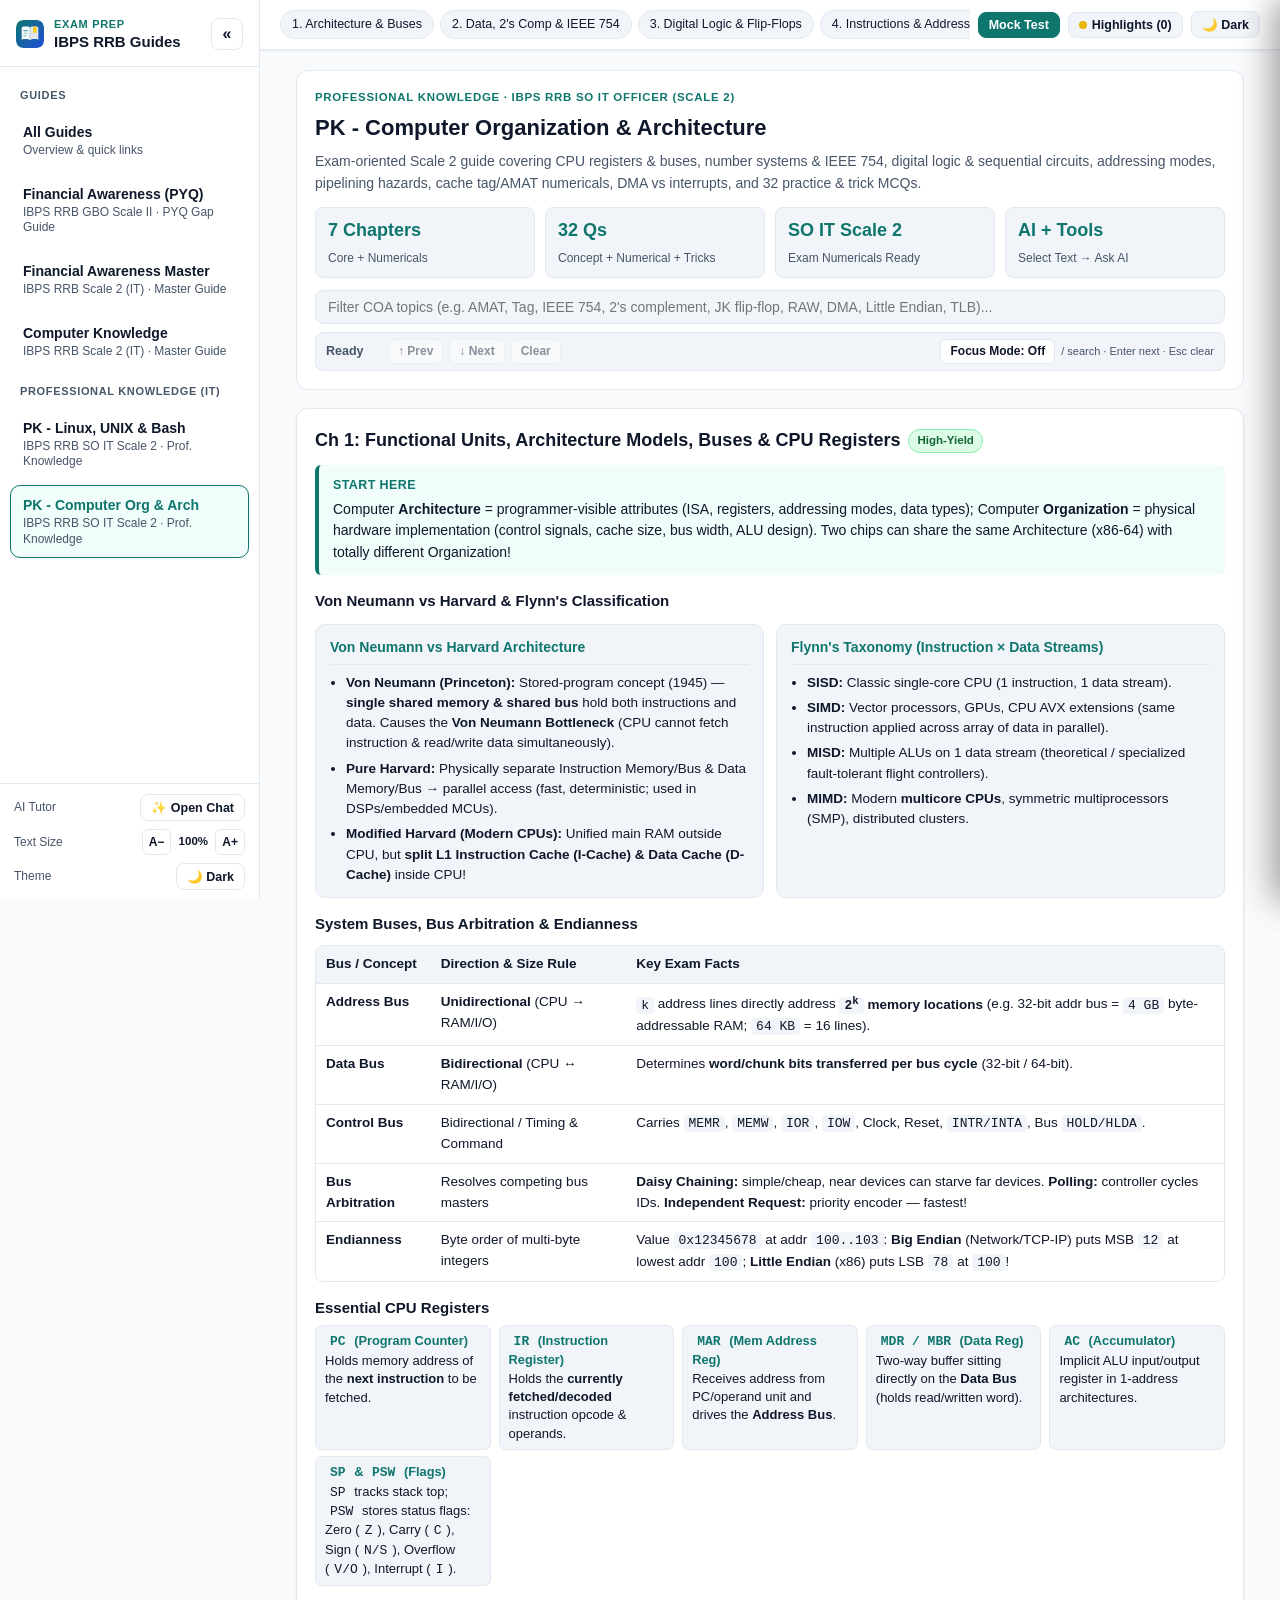
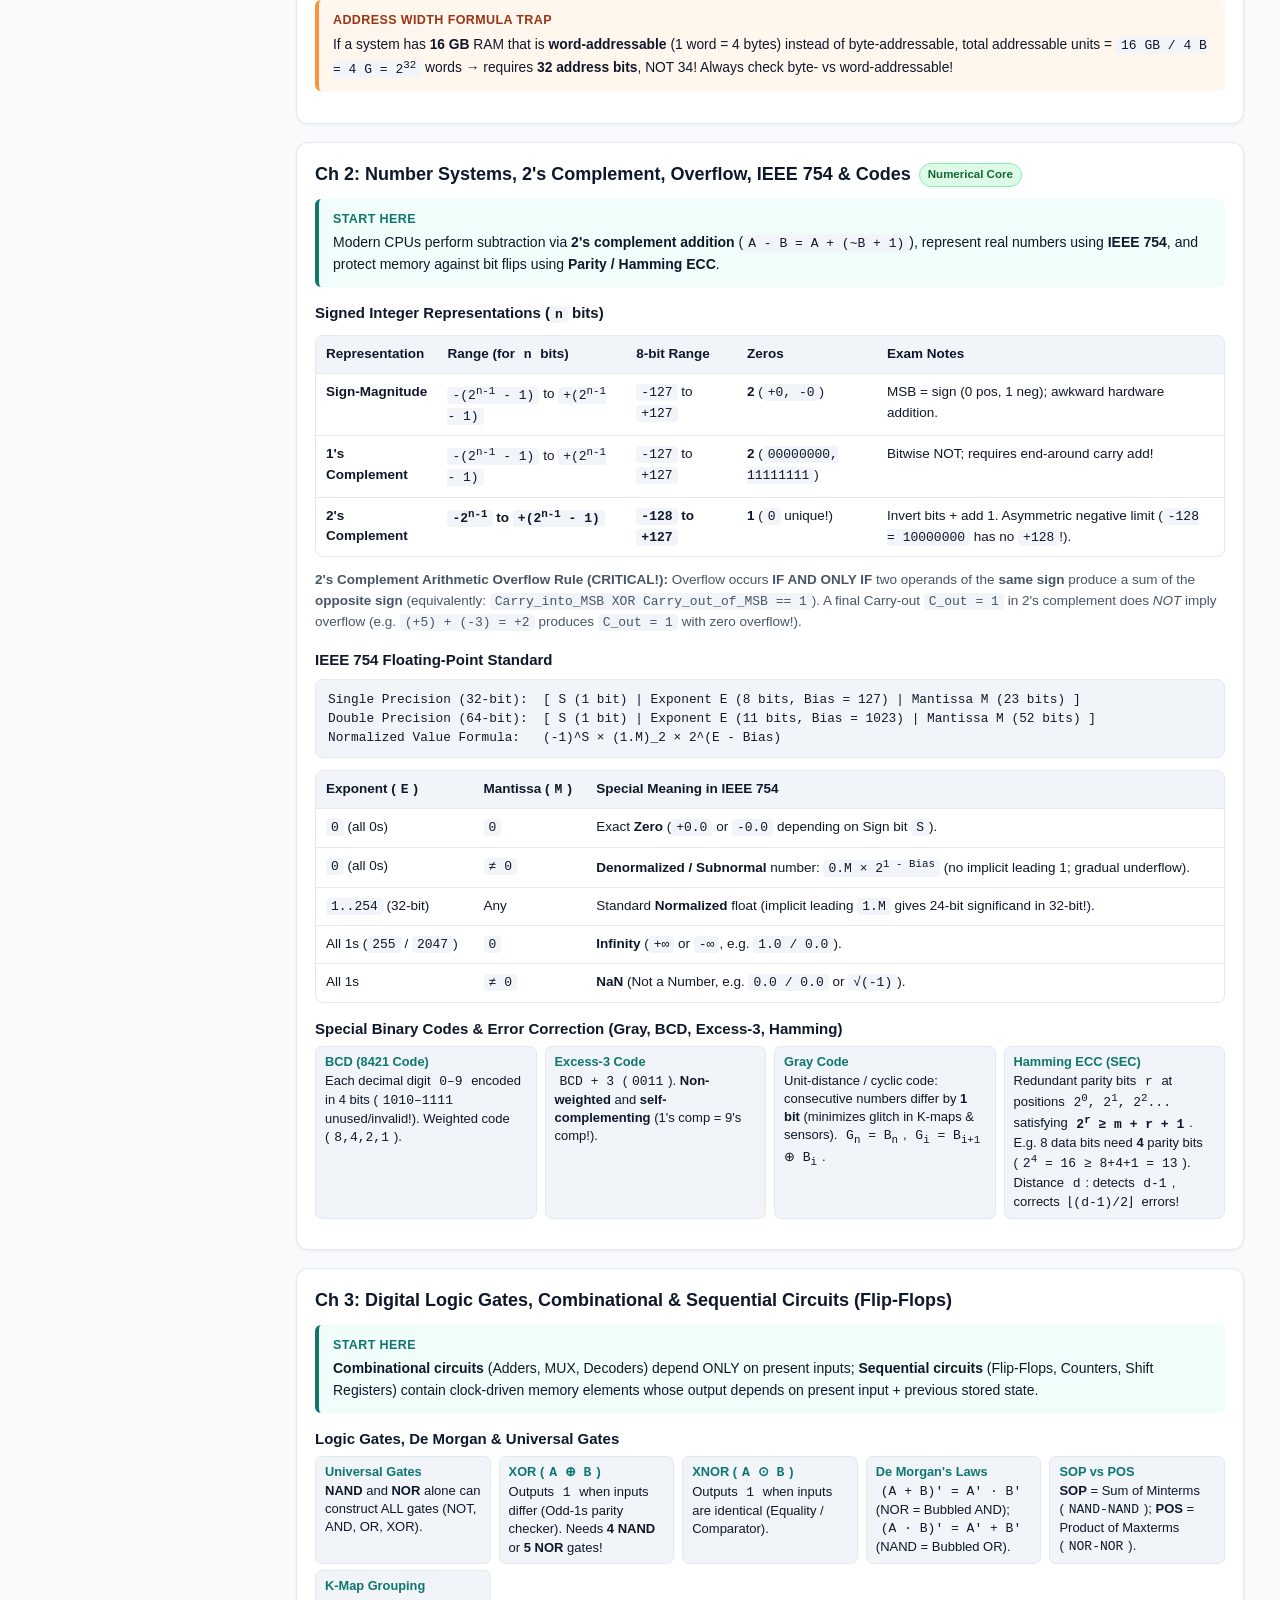
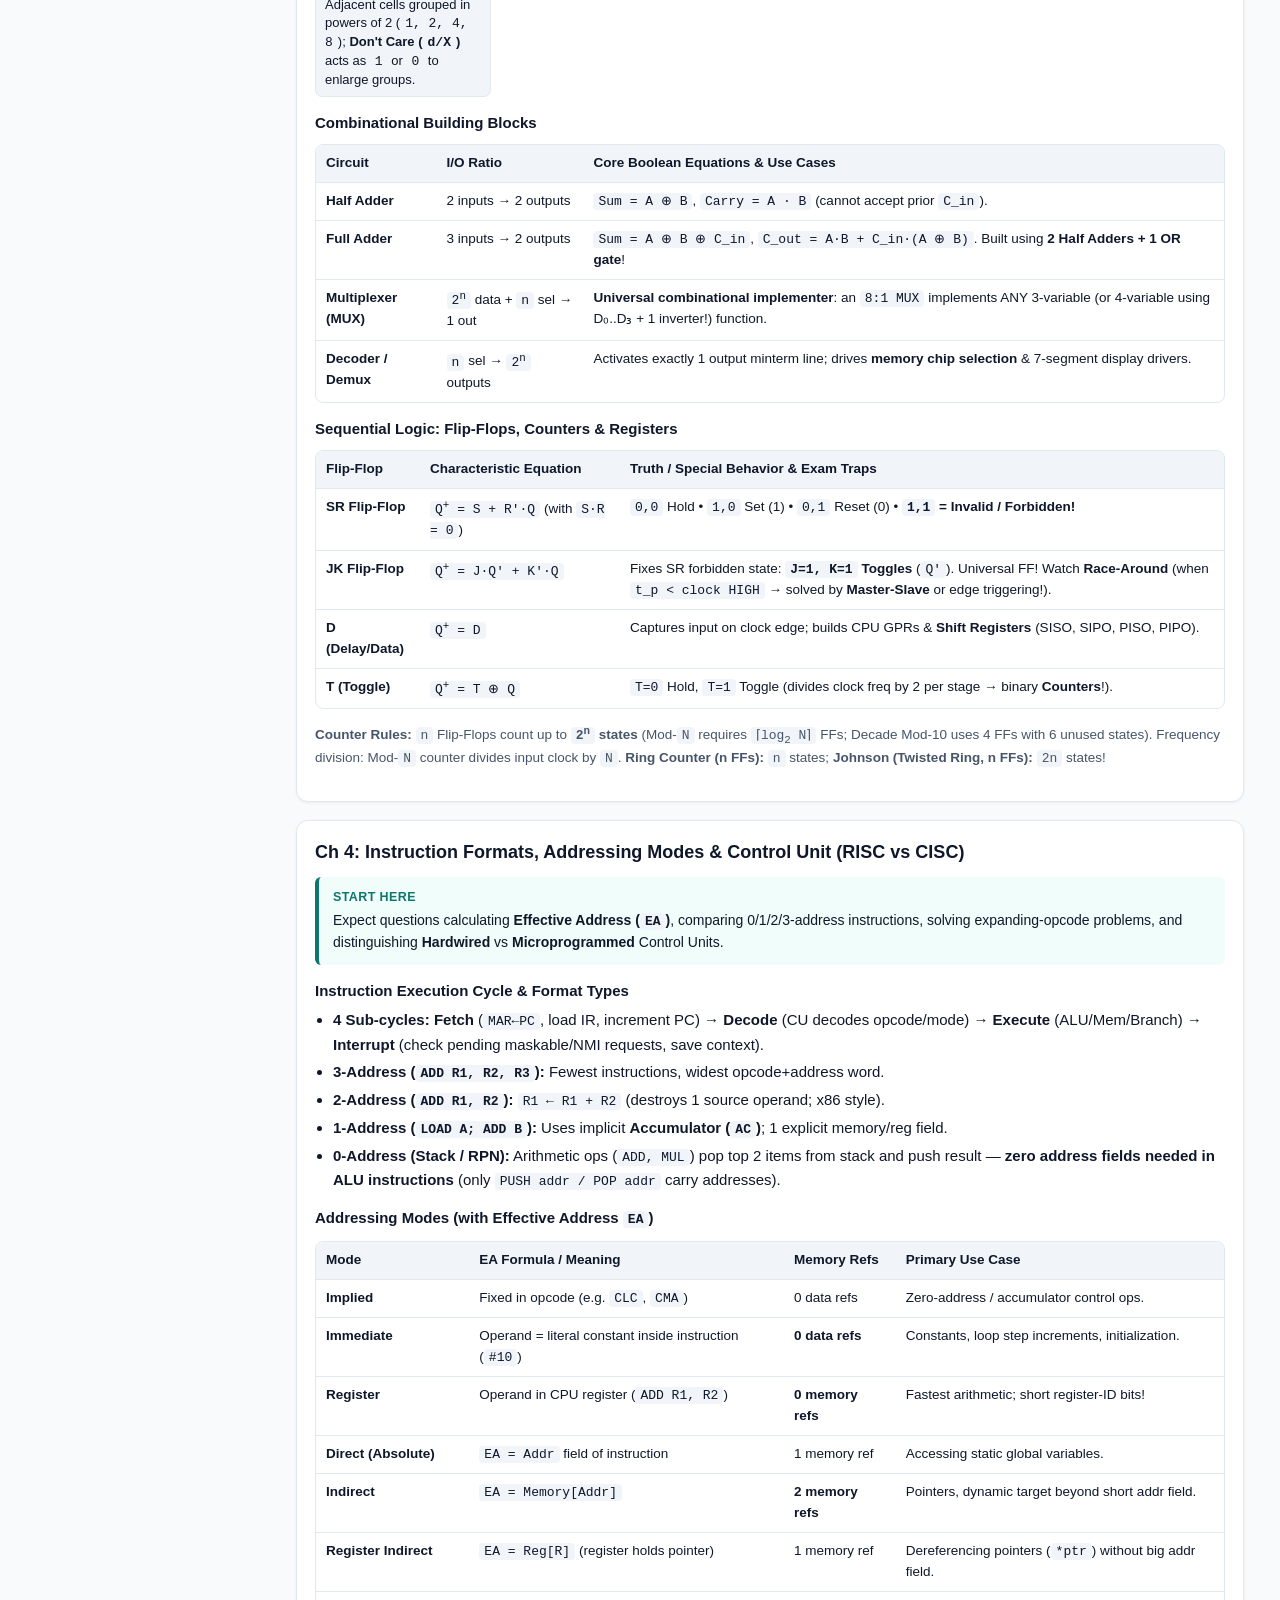
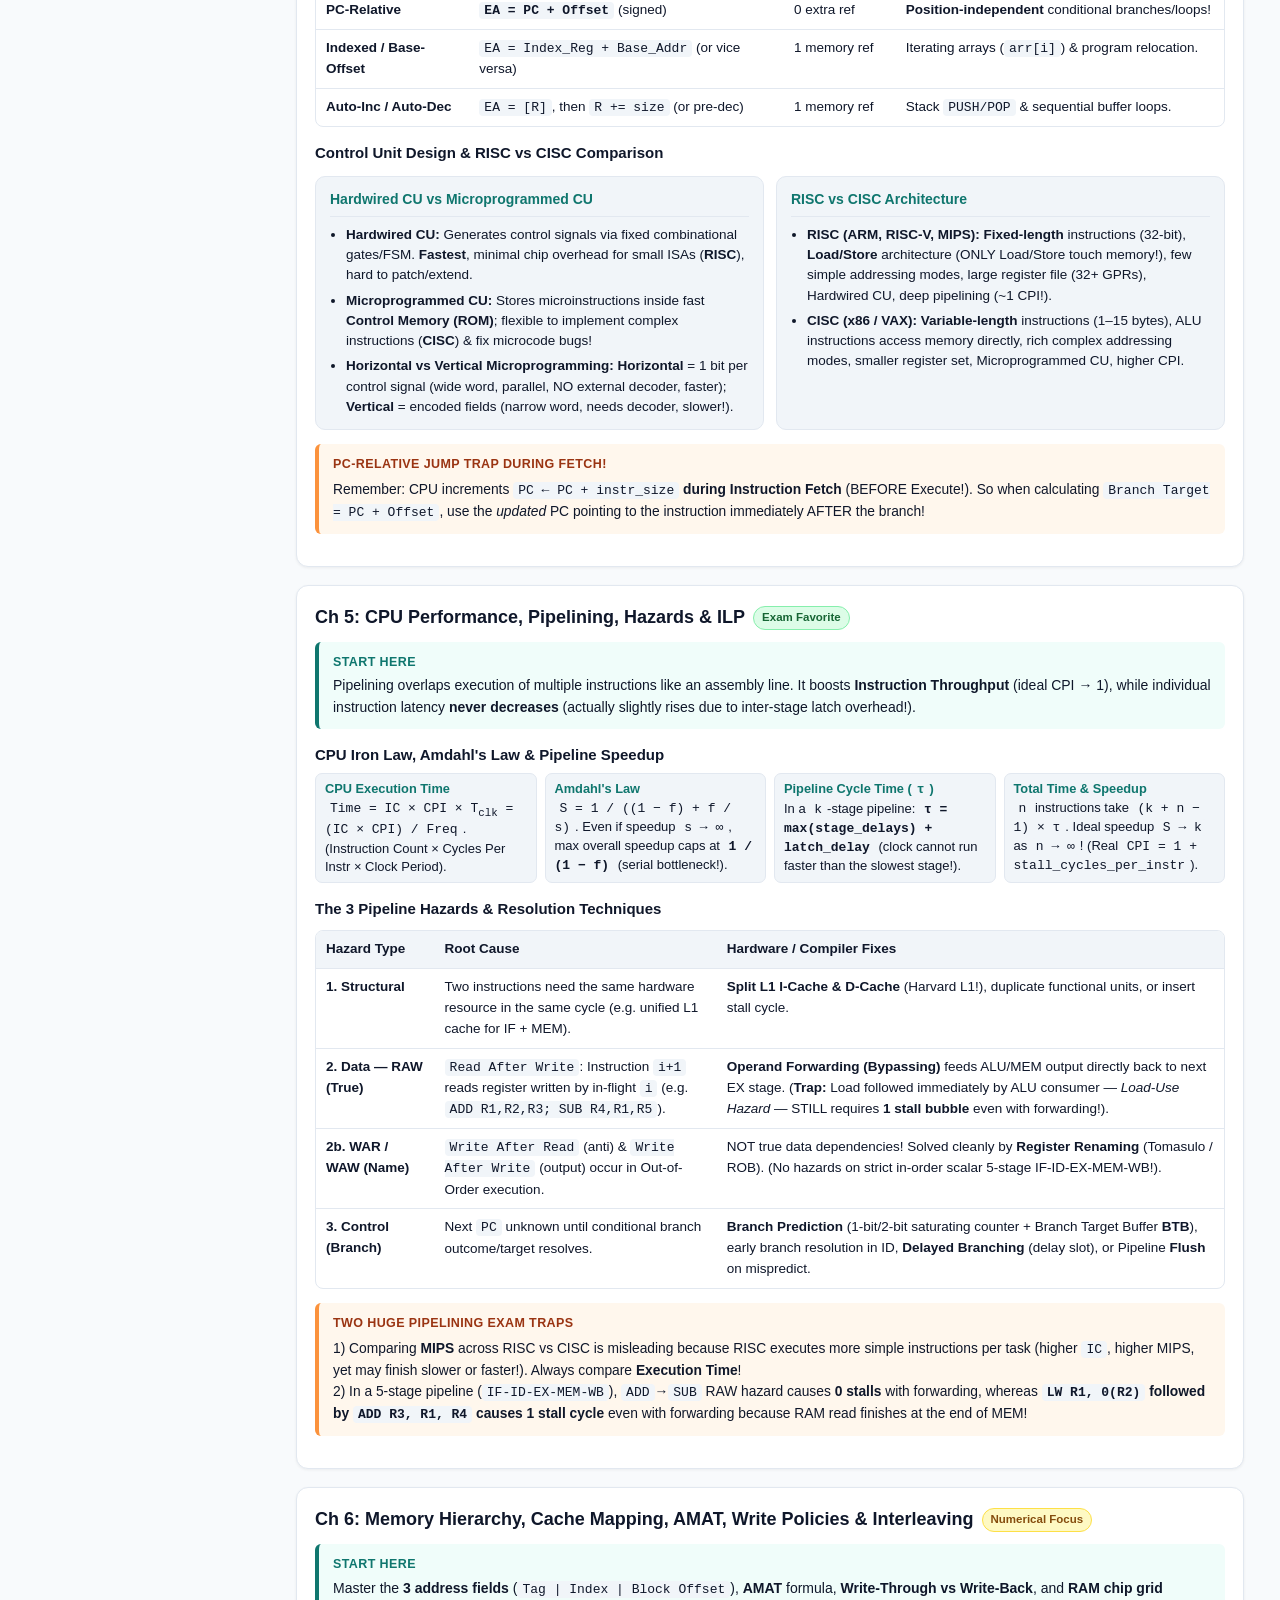
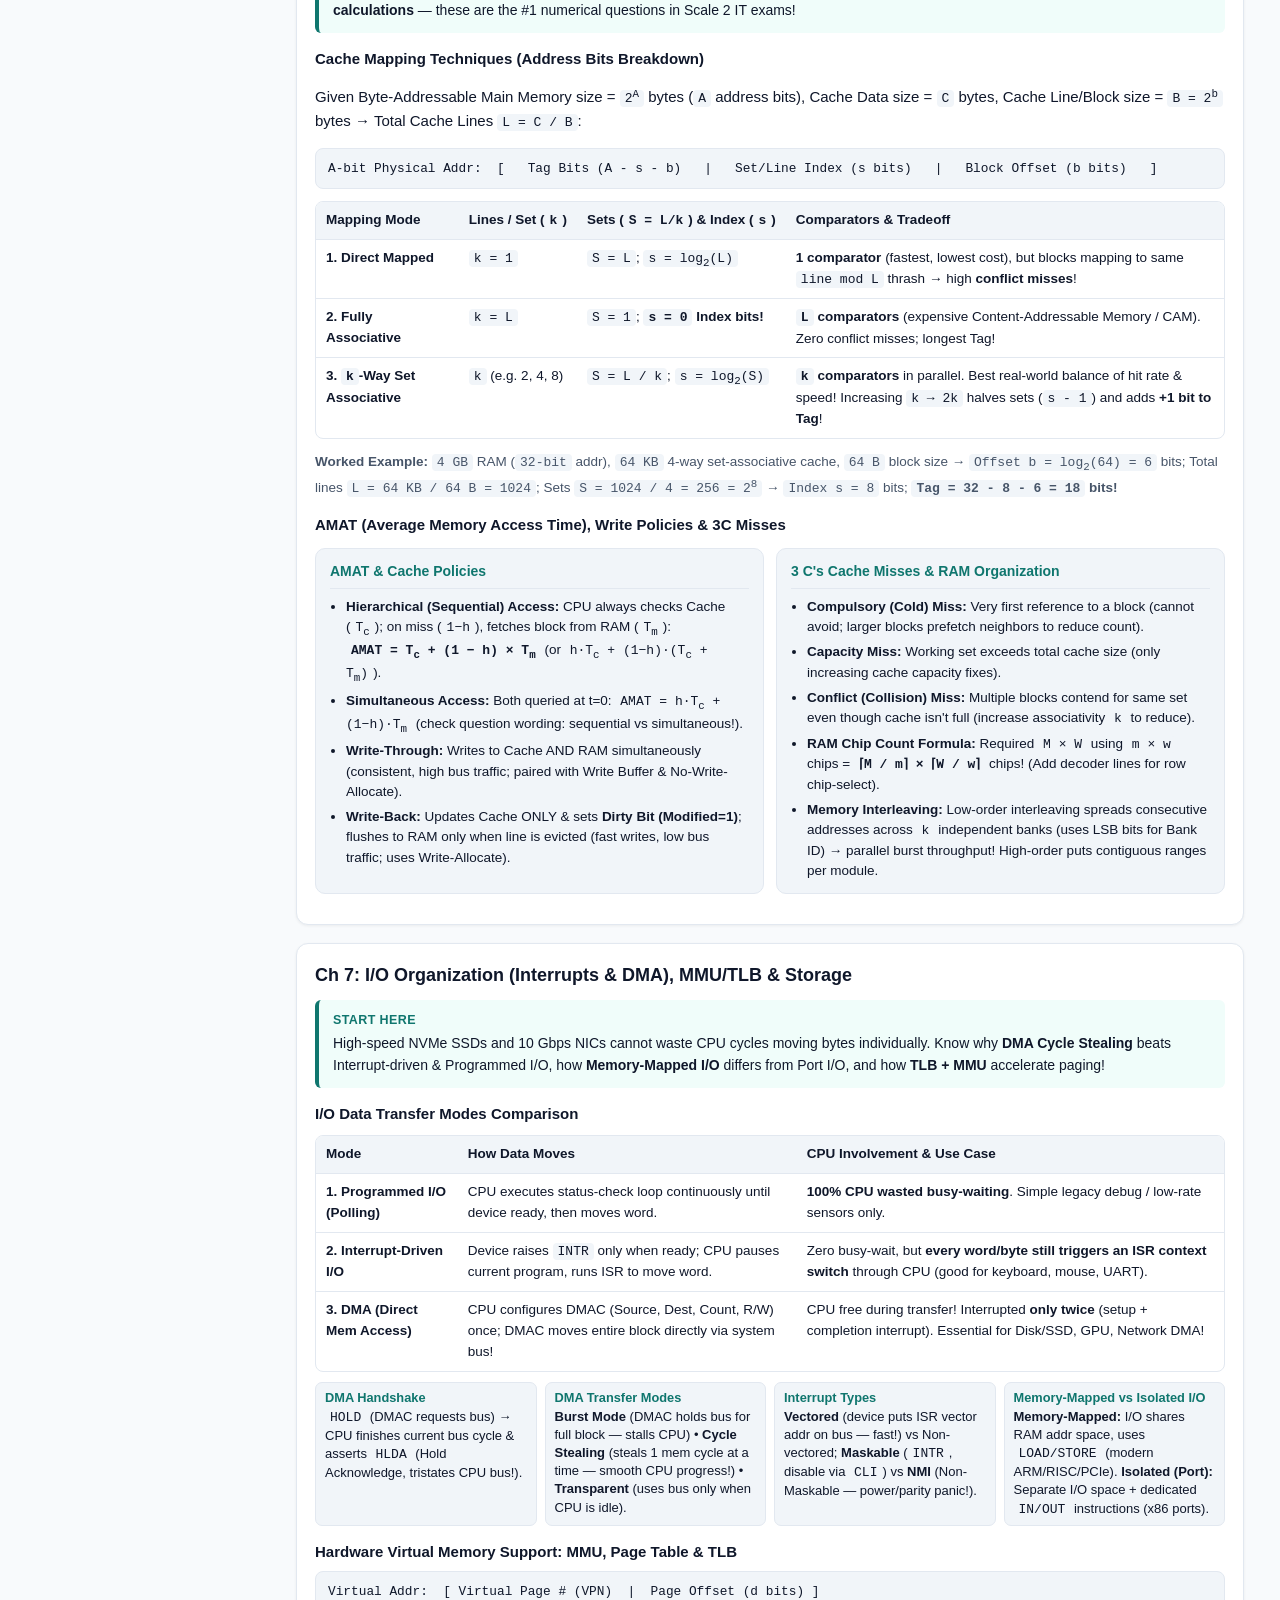
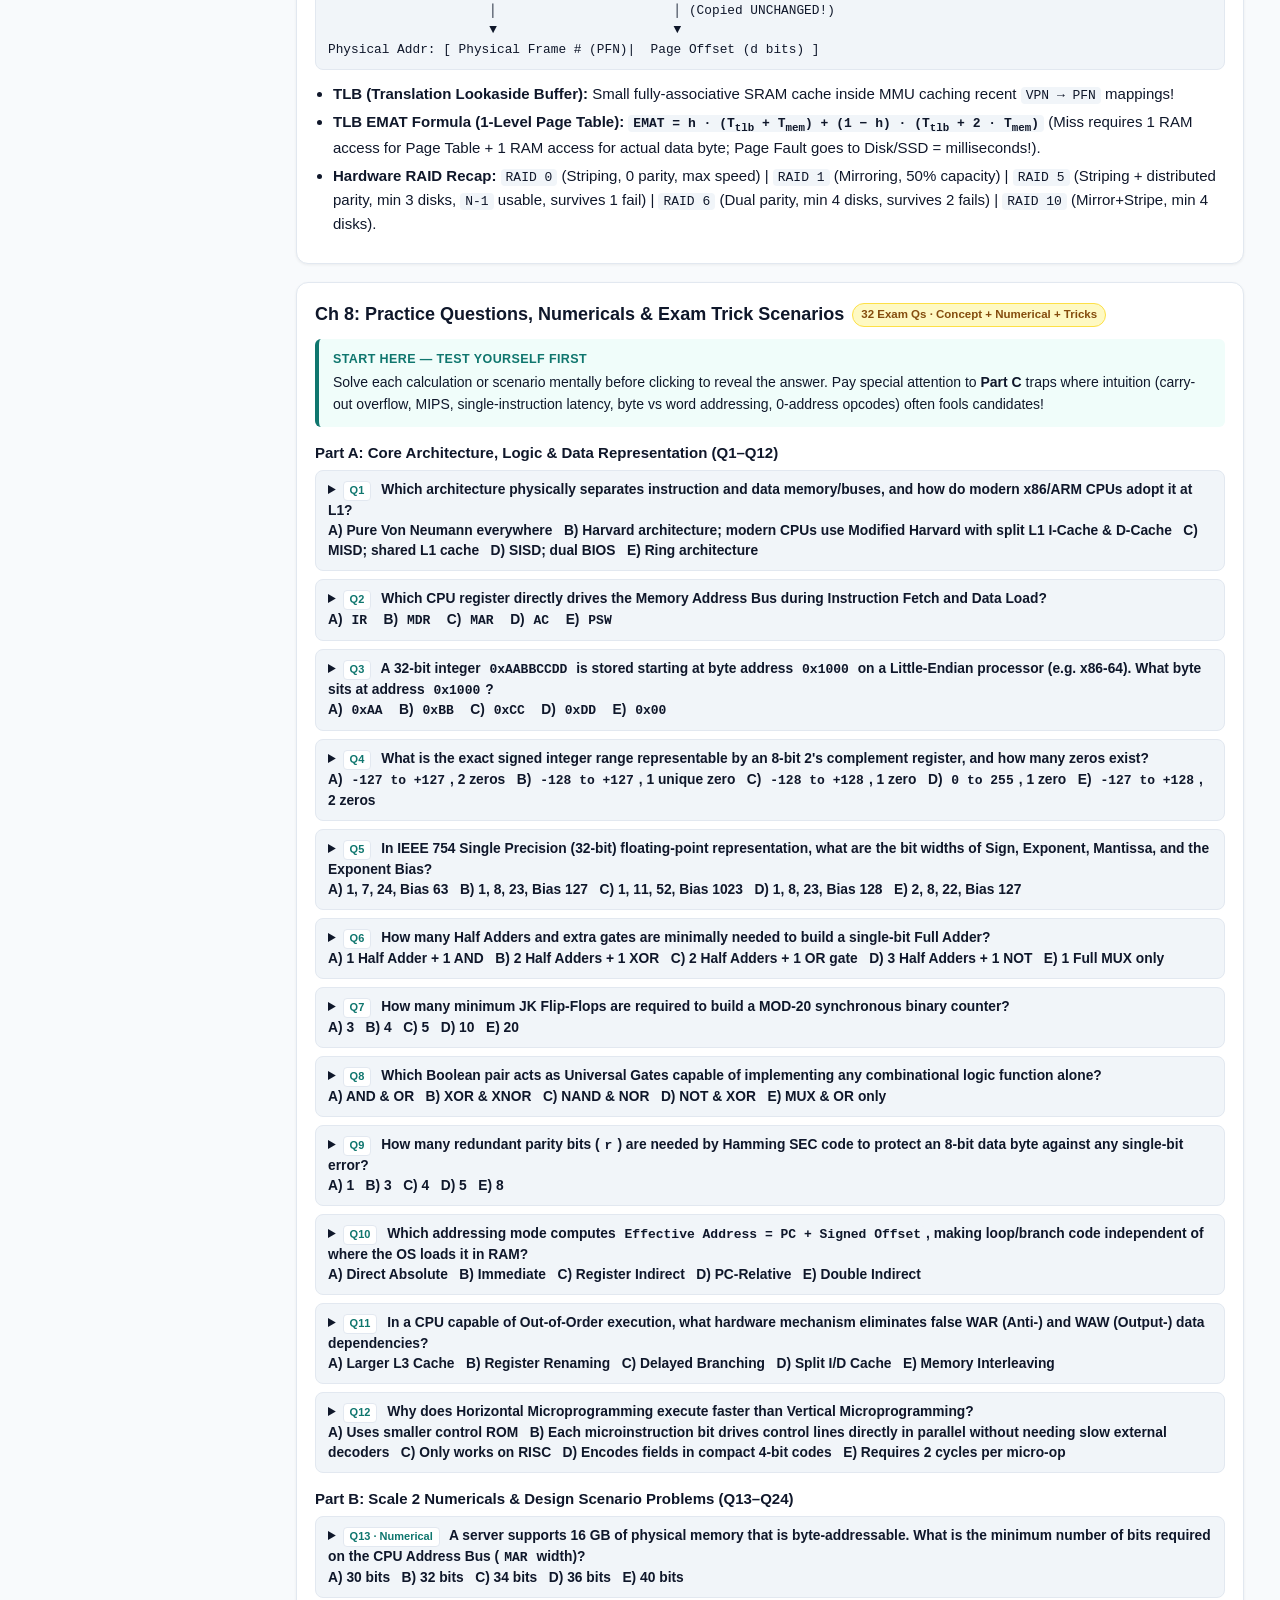
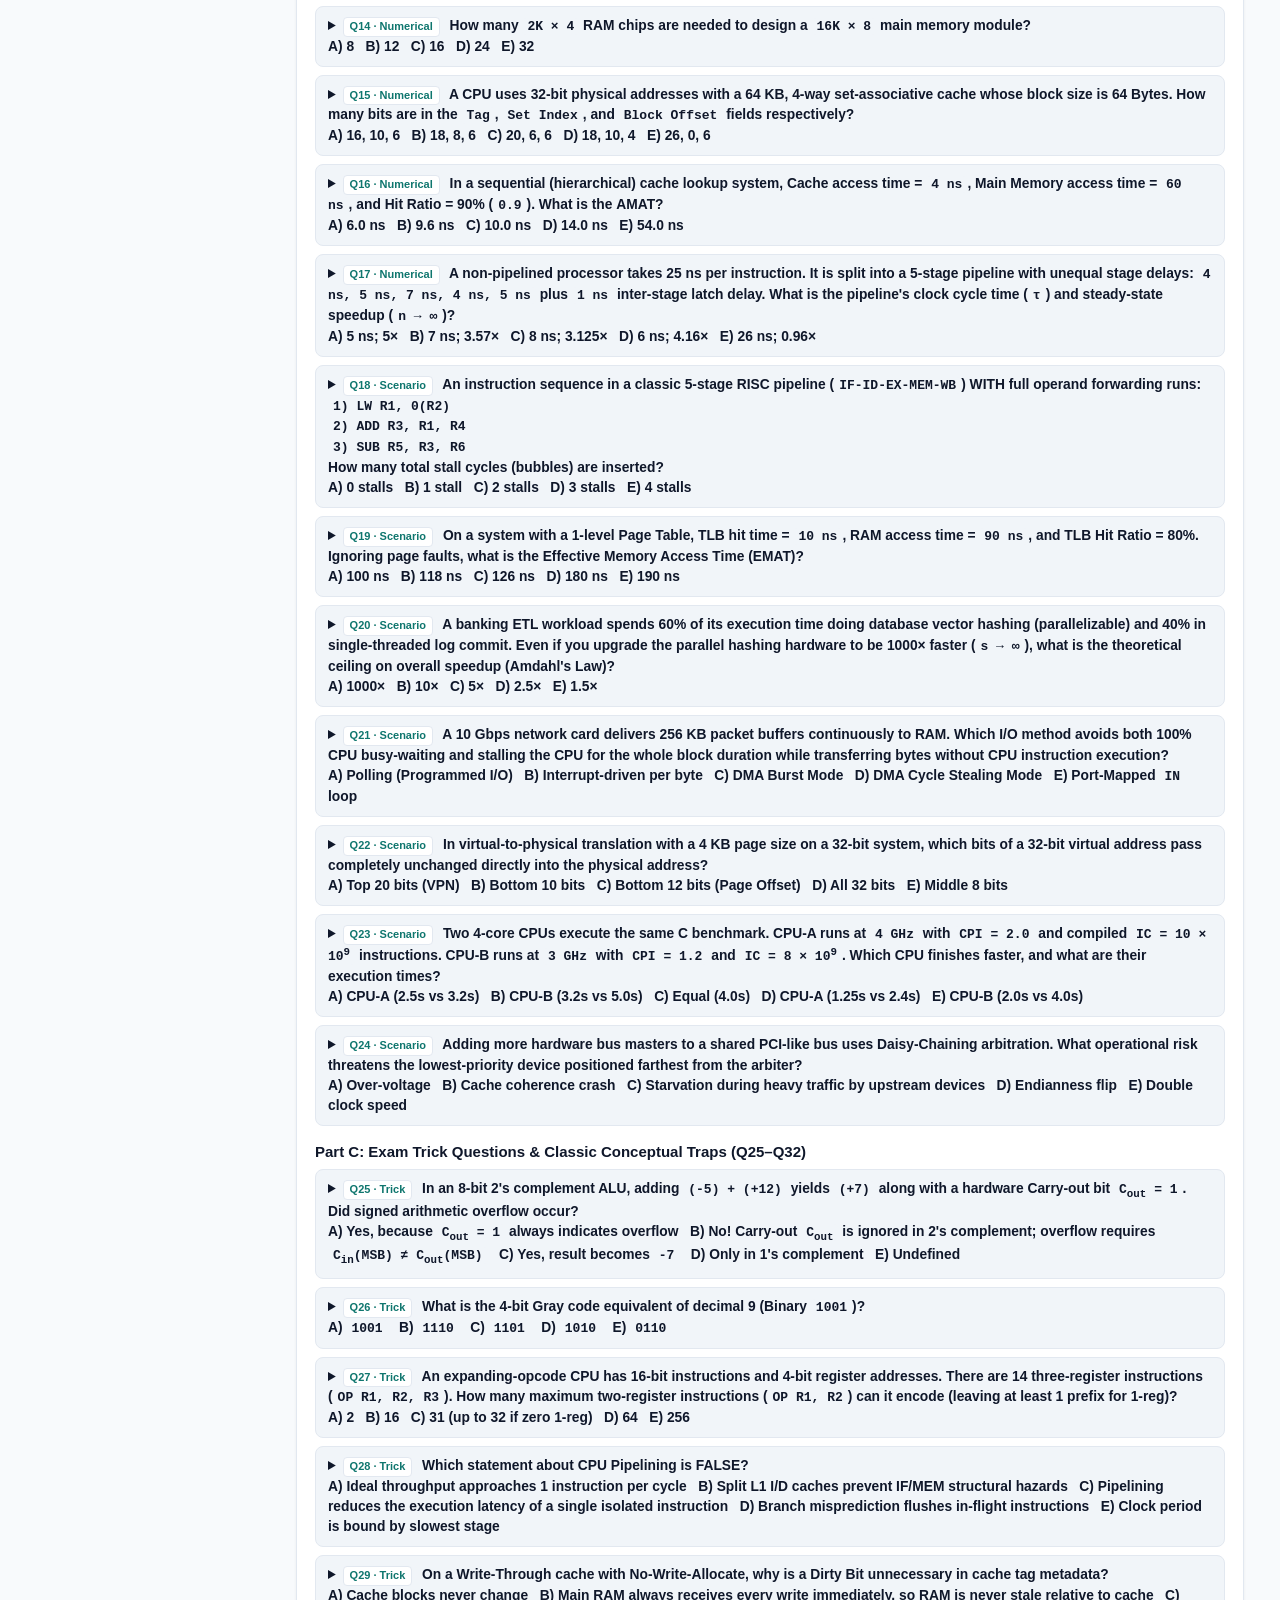
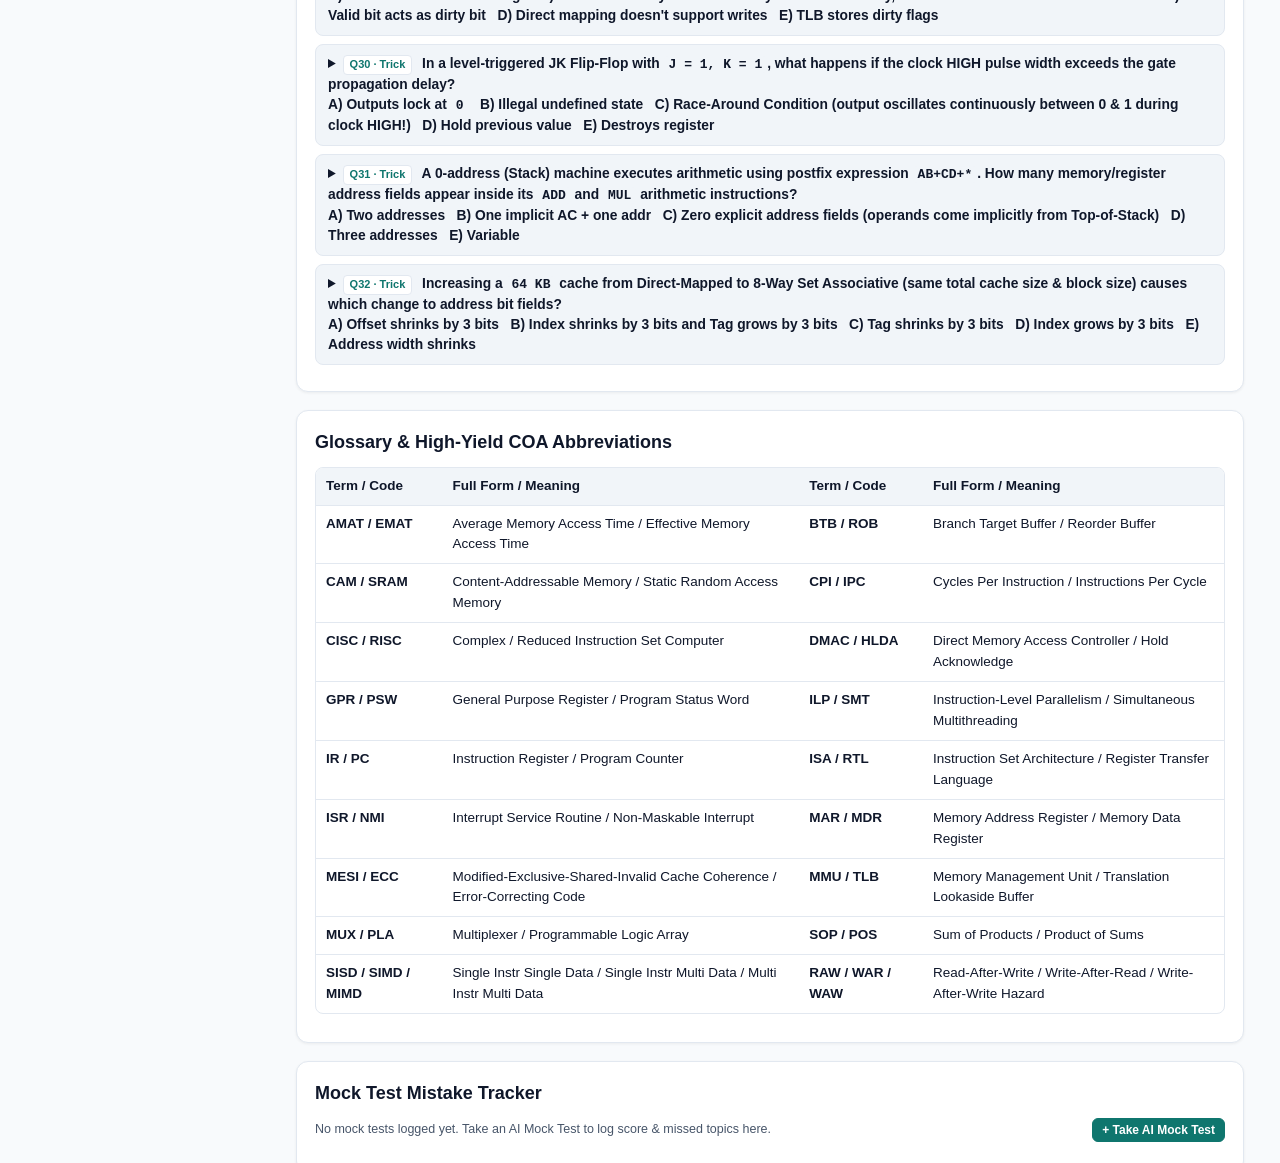
<file: pk_computer_organization_architecture.html>
<!DOCTYPE html>
<html lang="en">
<head>
<meta charset="UTF-8">
<meta name="viewport" content="width=device-width, initial-scale=1.0">
<title>PK - Computer Organization &amp; Architecture — IBPS RRB SO IT Scale 2</title>
<link rel="icon" type="image/svg+xml" href="favicon.svg">
<link rel="apple-touch-icon" href="icon-192.png">
<script>(function(){try{var t=localStorage.getItem('site_theme')||localStorage.getItem('fa_theme')||localStorage.getItem('ck_theme')||(matchMedia('(prefers-color-scheme: dark)').matches?'dark':'light');document.documentElement.setAttribute('data-theme',t);}catch(e){}})();</script>
<link rel="stylesheet" href="sidebar.css">
<link rel="stylesheet" href="study-tools.css">
<link rel="stylesheet" href="quiz-tools.css">
<link rel="stylesheet" href="ai-chat.css">
<style>
  :root {
    --bg: #f8fafc;
    --surface: #ffffff;
    --surface-2: #f1f5f9;
    --text: #0f172a;
    --muted: #475569;
    --border: #e2e8f0;
    --accent: #0f766e;
    --accent-soft: #f0fdfa;
    --green-bg: #dcfce7;
    --green-text: #166534;
    --green-border: #86efac;
    --red-bg: #fee2e2;
    --red-text: #991b1b;
    --red-border: #fca5a5;
    --yellow-bg: #fef9c3;
    --yellow-text: #854d0e;
    --yellow-border: #fde047;
    --trap-bg: #fff7ed;
    --trap-border: #fb923c;
    --trap-text: #9a3412;
    --code-bg: #f1f5f9;
    --shadow: 0 1px 3px rgba(0,0,0,0.06);
  }
  [data-theme="dark"] {
    --bg: #0b1120;
    --surface: #111827;
    --surface-2: #1e293b;
    --text: #f1f5f9;
    --muted: #94a3b8;
    --border: #273449;
    --accent: #2dd4bf;
    --accent-soft: #042f2e;
    --green-bg: #052e16;
    --green-text: #86efac;
    --green-border: #166534;
    --red-bg: #450a0a;
    --red-text: #fca5a5;
    --red-border: #991b1b;
    --yellow-bg: #422006;
    --yellow-text: #fde047;
    --yellow-border: #854d0e;
    --trap-bg: #2c1608;
    --trap-border: #ea580c;
    --trap-text: #fdba74;
    --code-bg: #1e293b;
    --shadow: 0 1px 3px rgba(0,0,0,0.4);
  }
  * { box-sizing: border-box; }
  html { scroll-behavior: smooth; scroll-padding-top: 76px; }
  body {
    margin: 0;
    font-family: -apple-system, BlinkMacSystemFont, "Segoe UI", Roboto, Inter, sans-serif;
    background: var(--bg);
    color: var(--text);
    line-height: 1.55;
    font-size: 15px;
    overflow-x: clip;
  }
  .sticky-nav {
    position: sticky;
    top: 0;
    z-index: 100;
    background: var(--surface);
    border-bottom: 1px solid var(--border);
    box-shadow: var(--shadow);
    padding: 8px 16px;
  }
  .nav-inner {
    max-width: 980px;
    margin: 0 auto;
    display: flex;
    align-items: center;
    gap: 8px;
  }
  .chips {
    display: flex;
    gap: 6px;
    overflow-x: auto;
    scrollbar-width: none;
    flex: 1;
    padding: 2px 0;
  }
  .chips::-webkit-scrollbar { display: none; }
  .chip {
    white-space: nowrap;
    text-decoration: none;
    color: var(--text);
    background: var(--surface-2);
    border: 1px solid var(--border);
    border-radius: 999px;
    padding: 4px 11px;
    font-size: 12.5px;
    font-weight: 500;
  }
  .chip:hover { border-color: var(--accent); color: var(--accent); }
  .theme-btn {
    flex-shrink: 0;
    background: var(--surface-2);
    color: var(--text);
    border: 1px solid var(--border);
    border-radius: 8px;
    padding: 5px 10px;
    font-size: 12.5px;
    cursor: pointer;
    font-weight: 600;
  }
  main { max-width: 980px; margin: 0 auto; padding: 20px 16px 60px; }
  header.hero {
    background: var(--surface);
    border: 1px solid var(--border);
    border-radius: 12px;
    padding: 18px;
    margin-bottom: 18px;
  }
  .kicker {
    font-size: 11.5px;
    font-weight: 700;
    letter-spacing: 0.06em;
    text-transform: uppercase;
    color: var(--accent);
    margin: 0 0 4px;
  }
  header.hero h1 { margin: 0 0 6px; font-size: 22px; }
  header.hero p.lede { margin: 0; color: var(--muted); font-size: 14px; }
  .search-box {
    margin-top: 12px;
    width: 100%;
    padding: 8px 12px;
    border-radius: 8px;
    border: 1px solid var(--border);
    background: var(--surface-2);
    color: var(--text);
    font-size: 14px;
  }
  .stats-grid {
    display: grid;
    grid-template-columns: repeat(auto-fit, minmax(130px, 1fr));
    gap: 10px;
    margin-top: 12px;
  }
  .stat {
    background: var(--surface-2);
    border: 1px solid var(--border);
    border-radius: 8px;
    padding: 9px 12px;
  }
  .stat .val { font-size: 18px; font-weight: 700; display: block; color: var(--accent); }
  .stat .lbl { font-size: 12px; color: var(--muted); }
  section.card {
    background: var(--surface);
    border: 1px solid var(--border);
    border-radius: 12px;
    padding: 18px;
    margin-bottom: 18px;
    box-shadow: var(--shadow);
  }
  section.card h2 {
    margin: 0 0 10px;
    font-size: 18px;
    display: flex;
    flex-wrap: wrap;
    align-items: center;
    gap: 8px;
  }
  section.card h3 { margin: 14px 0 6px; font-size: 15px; }
  .badge {
    display: inline-block;
    padding: 2px 8px;
    border-radius: 999px;
    font-size: 11.5px;
    font-weight: 700;
    border: 1px solid var(--border);
    background: var(--surface-2);
    color: var(--muted);
  }
  .badge-exam { background: var(--green-bg); color: var(--green-text); border-color: var(--green-border); }
  .badge-prac { background: var(--yellow-bg); color: var(--yellow-text); border-color: var(--yellow-border); }
  .start-box {
    background: var(--accent-soft);
    border-left: 4px solid var(--accent);
    border-radius: 6px;
    padding: 11px 14px;
    margin: 10px 0 14px;
    font-size: 14px;
  }
  .start-box > strong:first-child { color: var(--accent); display: block; margin-bottom: 3px; font-size: 12.5px; text-transform: uppercase; letter-spacing: 0.4px; }
  .trap-box {
    background: var(--trap-bg);
    border-left: 4px solid var(--trap-border);
    border-radius: 6px;
    padding: 11px 14px;
    margin: 14px 0;
    font-size: 13.8px;
  }
  .trap-box strong.trap-title { color: var(--trap-text); display: block; margin-bottom: 4px; font-size: 12.5px; text-transform: uppercase; letter-spacing: 0.4px; }
  .table-wrap {
    width: 100%;
    overflow-x: auto;
    -webkit-overflow-scrolling: touch;
    margin: 10px 0;
    border: 1px solid var(--border);
    border-radius: 8px;
  }
  table { width: 100%; border-collapse: collapse; font-size: 13.5px; min-width: 480px; }
  th, td { text-align: left; padding: 8px 10px; border-bottom: 1px solid var(--border); vertical-align: top; }
  th { background: var(--surface-2); font-weight: 600; white-space: nowrap; }
  tr:last-child td { border-bottom: none; }
  ul { margin: 6px 0 10px; padding-left: 18px; }
  li { margin-bottom: 4px; }
  code {
    background: var(--code-bg);
    padding: 1px 5px;
    border-radius: 4px;
    font-family: ui-monospace, SFMono-Regular, Menlo, Consolas, monospace;
    font-size: 13px;
    overflow-wrap: anywhere;
  }
  pre.coa-diagram {
    background: var(--surface-2);
    border: 1px solid var(--border);
    border-radius: 8px;
    padding: 10px 12px;
    overflow-x: auto;
    font-family: ui-monospace, SFMono-Regular, Menlo, Consolas, monospace;
    font-size: 12.8px;
    line-height: 1.5;
    margin: 8px 0 12px;
    white-space: pre;
  }
  pre.coa-diagram code {
    background: transparent;
    padding: 0;
    font-size: inherit;
  }
  details {
    border: 1px solid var(--border);
    border-radius: 8px;
    padding: 9px 12px;
    margin-bottom: 8px;
    background: var(--surface-2);
  }
  summary { cursor: pointer; font-weight: 600; font-size: 13.8px; line-height: 1.45; }
  details[open] summary { margin-bottom: 7px; color: var(--accent); }
  .q-meta {
    display: inline-block;
    font-size: 11px;
    font-weight: 700;
    padding: 1px 6px;
    border-radius: 4px;
    background: var(--surface);
    border: 1px solid var(--border);
    color: var(--accent);
    margin-right: 6px;
  }
  .q-ans {
    font-size: 13.5px;
    line-height: 1.5;
    padding-top: 6px;
    border-top: 1px dashed var(--border);
  }
  .hidden-card { display: none; }
  .info-grid {
    display: grid;
    grid-template-columns: repeat(auto-fit, minmax(min(100%, 250px), 1fr));
    gap: 12px;
    margin: 12px 0;
  }
  .info-card {
    background: var(--surface-2);
    border: 1px solid var(--border);
    border-radius: 10px;
    padding: 12px 14px;
  }
  .info-card h4 {
    margin: 0 0 8px;
    font-size: 14px;
    color: var(--accent);
    border-bottom: 1px solid var(--border);
    padding-bottom: 5px;
  }
  .info-card ul {
    margin: 0;
    padding-left: 16px;
    font-size: 13.5px;
    line-height: 1.5;
  }
  .info-card li { margin-bottom: 5px; }
  .info-card li:last-child { margin-bottom: 0; }
  .fact-grid {
    display: grid;
    grid-template-columns: repeat(auto-fit, minmax(min(100%, 205px), 1fr));
    gap: 6px 8px;
    list-style: none;
    padding: 0;
    margin: 6px 0 12px;
  }
  .fact-grid.compact {
    grid-template-columns: repeat(auto-fit, minmax(min(100%, 155px), 1fr));
  }
  .fact-grid > li {
    margin: 0;
    padding: 6px 9px;
    background: var(--surface-2);
    border: 1px solid var(--border);
    border-radius: 7px;
    font-size: 13px;
    line-height: 1.4;
  }
  .fact-grid > li > strong:first-child {
    display: block;
    color: var(--accent);
    font-size: 12.8px;
    margin-bottom: 1px;
  }
</style>
</head>
<body data-sidebar-pad="flush">
<nav class="sticky-nav" aria-label="Chapter Navigation">
  <div class="nav-inner">
    <div class="chips">
      <a class="chip" href="#ch1">1. Architecture &amp; Buses</a>
      <a class="chip" href="#ch2">2. Data, 2's Comp &amp; IEEE 754</a>
      <a class="chip" href="#ch3">3. Digital Logic &amp; Flip-Flops</a>
      <a class="chip" href="#ch4">4. Instructions &amp; Addressing</a>
      <a class="chip" href="#ch5">5. Pipelining &amp; Hazards</a>
      <a class="chip" href="#ch6">6. Cache, Mapping &amp; RAM</a>
      <a class="chip" href="#ch7">7. I/O, DMA &amp; TLB</a>
      <a class="chip" href="#ch8">8. Practice &amp; Tricks</a>
      <a class="chip" href="#glossary">Glossary</a>
      <a class="chip" href="#tracker">Mock Tracker</a>
    </div>
    <button class="theme-btn" id="themeToggle" type="button">Theme</button>
  </div>
</nav>

<main>
  <header class="hero">
    <p class="kicker">Professional Knowledge · IBPS RRB SO IT Officer (Scale 2)</p>
    <h1>PK - Computer Organization &amp; Architecture</h1>
    <p class="lede">Exam-oriented Scale 2 guide covering CPU registers &amp; buses, number systems &amp; IEEE 754, digital logic &amp; sequential circuits, addressing modes, pipelining hazards, cache tag/AMAT numericals, DMA vs interrupts, and 32 practice &amp; trick MCQs.</p>
    <div class="stats-grid">
      <div class="stat"><span class="val">7 Chapters</span><span class="lbl">Core + Numericals</span></div>
      <div class="stat"><span class="val">32 Qs</span><span class="lbl">Concept + Numerical + Tricks</span></div>
      <div class="stat"><span class="val">SO IT Scale 2</span><span class="lbl">Exam Numericals Ready</span></div>
      <div class="stat"><span class="val">AI + Tools</span><span class="lbl">Select Text → Ask AI</span></div>
    </div>
    <input class="search-box" id="quickSearch" type="search" placeholder="Filter COA topics (e.g. AMAT, Tag, IEEE 754, 2's complement, JK flip-flop, RAW, DMA, Little Endian, TLB)...">
  </header>

  <!-- CH 1 -->
  <section class="card" id="ch1">
    <h2>Ch 1: Functional Units, Architecture Models, Buses &amp; CPU Registers <span class="badge badge-exam">High-Yield</span></h2>
    <div class="start-box">
      <strong>Start Here</strong>
      Computer <strong>Architecture</strong> = programmer-visible attributes (ISA, registers, addressing modes, data types); Computer <strong>Organization</strong> = physical hardware implementation (control signals, cache size, bus width, ALU design). Two chips can share the same Architecture (x86-64) with totally different Organization!
    </div>

    <h3>Von Neumann vs Harvard &amp; Flynn's Classification</h3>
    <div class="info-grid">
      <div class="info-card">
        <h4>Von Neumann vs Harvard Architecture</h4>
        <ul>
          <li><strong>Von Neumann (Princeton):</strong> Stored-program concept (1945) — <strong>single shared memory &amp; shared bus</strong> hold both instructions and data. Causes the <strong>Von Neumann Bottleneck</strong> (CPU cannot fetch instruction &amp; read/write data simultaneously).</li>
          <li><strong>Pure Harvard:</strong> Physically separate Instruction Memory/Bus &amp; Data Memory/Bus → parallel access (fast, deterministic; used in DSPs/embedded MCUs).</li>
          <li><strong>Modified Harvard (Modern CPUs):</strong> Unified main RAM outside CPU, but <strong>split L1 Instruction Cache (I-Cache) &amp; Data Cache (D-Cache)</strong> inside CPU!</li>
        </ul>
      </div>
      <div class="info-card">
        <h4>Flynn's Taxonomy (Instruction × Data Streams)</h4>
        <ul>
          <li><strong>SISD:</strong> Classic single-core CPU (1 instruction, 1 data stream).</li>
          <li><strong>SIMD:</strong> Vector processors, GPUs, CPU AVX extensions (same instruction applied across array of data in parallel).</li>
          <li><strong>MISD:</strong> Multiple ALUs on 1 data stream (theoretical / specialized fault-tolerant flight controllers).</li>
          <li><strong>MIMD:</strong> Modern <strong>multicore CPUs</strong>, symmetric multiprocessors (SMP), distributed clusters.</li>
        </ul>
      </div>
    </div>

    <h3>System Buses, Bus Arbitration &amp; Endianness</h3>
    <div class="table-wrap">
      <table>
        <thead><tr><th>Bus / Concept</th><th>Direction &amp; Size Rule</th><th>Key Exam Facts</th></tr></thead>
        <tbody>
          <tr><td><strong>Address Bus</strong></td><td><strong>Unidirectional</strong> (CPU → RAM/I/O)</td><td><code>k</code> address lines directly address <strong><code>2<sup>k</sup></code> memory locations</strong> (e.g. 32-bit addr bus = <code>4 GB</code> byte-addressable RAM; <code>64 KB</code> = 16 lines).</td></tr>
          <tr><td><strong>Data Bus</strong></td><td><strong>Bidirectional</strong> (CPU ↔ RAM/I/O)</td><td>Determines <strong>word/chunk bits transferred per bus cycle</strong> (32-bit / 64-bit).</td></tr>
          <tr><td><strong>Control Bus</strong></td><td>Bidirectional / Timing &amp; Command</td><td>Carries <code>MEMR</code>, <code>MEMW</code>, <code>IOR</code>, <code>IOW</code>, Clock, Reset, <code>INTR/INTA</code>, Bus <code>HOLD/HLDA</code>.</td></tr>
          <tr><td><strong>Bus Arbitration</strong></td><td>Resolves competing bus masters</td><td><strong>Daisy Chaining:</strong> simple/cheap, near devices can starve far devices. <strong>Polling:</strong> controller cycles IDs. <strong>Independent Request:</strong> priority encoder — fastest!</td></tr>
          <tr><td><strong>Endianness</strong></td><td>Byte order of multi-byte integers</td><td>Value <code>0x12345678</code> at addr <code>100..103</code>: <strong>Big Endian</strong> (Network/TCP-IP) puts MSB <code>12</code> at lowest addr <code>100</code>; <strong>Little Endian</strong> (x86) puts LSB <code>78</code> at <code>100</code>!</td></tr>
        </tbody>
      </table>
    </div>

    <h3>Essential CPU Registers</h3>
    <ul class="fact-grid compact">
      <li><strong><code>PC</code> (Program Counter)</strong>Holds memory address of the <strong>next instruction</strong> to be fetched.</li>
      <li><strong><code>IR</code> (Instruction Register)</strong>Holds the <strong>currently fetched/decoded</strong> instruction opcode &amp; operands.</li>
      <li><strong><code>MAR</code> (Mem Address Reg)</strong>Receives address from PC/operand unit and drives the <strong>Address Bus</strong>.</li>
      <li><strong><code>MDR / MBR</code> (Data Reg)</strong>Two-way buffer sitting directly on the <strong>Data Bus</strong> (holds read/written word).</li>
      <li><strong><code>AC</code> (Accumulator)</strong>Implicit ALU input/output register in 1-address architectures.</li>
      <li><strong><code>SP</code> &amp; <code>PSW</code> (Flags)</strong><code>SP</code> tracks stack top; <code>PSW</code> stores status flags: Zero (<code>Z</code>), Carry (<code>C</code>), Sign (<code>N/S</code>), Overflow (<code>V/O</code>), Interrupt (<code>I</code>).</li>
    </ul>

    <div class="trap-box">
      <strong class="trap-title">Address Width Formula Trap</strong>
      If a system has <strong>16 GB</strong> RAM that is <strong>word-addressable</strong> (1 word = 4 bytes) instead of byte-addressable, total addressable units = <code>16 GB / 4 B = 4 G = 2<sup>32</sup></code> words → requires <strong>32 address bits</strong>, NOT 34! Always check byte- vs word-addressable!
    </div>
  </section>

  <!-- CH 2 -->
  <section class="card" id="ch2">
    <h2>Ch 2: Number Systems, 2's Complement, Overflow, IEEE 754 &amp; Codes <span class="badge badge-exam">Numerical Core</span></h2>
    <div class="start-box">
      <strong>Start Here</strong>
      Modern CPUs perform subtraction via <strong>2's complement addition</strong> (<code>A - B = A + (~B + 1)</code>), represent real numbers using <strong>IEEE 754</strong>, and protect memory against bit flips using <strong>Parity / Hamming ECC</strong>.
    </div>

    <h3>Signed Integer Representations (<code>n</code> bits)</h3>
    <div class="table-wrap">
      <table>
        <thead><tr><th>Representation</th><th>Range (for <code>n</code> bits)</th><th>8-bit Range</th><th>Zeros</th><th>Exam Notes</th></tr></thead>
        <tbody>
          <tr><td><strong>Sign-Magnitude</strong></td><td><code>-(2<sup>n-1</sup> - 1)</code> to <code>+(2<sup>n-1</sup> - 1)</code></td><td><code>-127</code> to <code>+127</code></td><td><strong>2</strong> (<code>+0, -0</code>)</td><td>MSB = sign (0 pos, 1 neg); awkward hardware addition.</td></tr>
          <tr><td><strong>1's Complement</strong></td><td><code>-(2<sup>n-1</sup> - 1)</code> to <code>+(2<sup>n-1</sup> - 1)</code></td><td><code>-127</code> to <code>+127</code></td><td><strong>2</strong> (<code>00000000, 11111111</code>)</td><td>Bitwise NOT; requires end-around carry add!</td></tr>
          <tr><td><strong>2's Complement</strong></td><td><strong><code>-2<sup>n-1</sup></code> to <code>+(2<sup>n-1</sup> - 1)</code></strong></td><td><strong><code>-128</code> to <code>+127</code></strong></td><td><strong>1</strong> (<code>0</code> unique!)</td><td>Invert bits + add 1. Asymmetric negative limit (<code>-128 = 10000000</code> has no <code>+128</code>!).</td></tr>
        </tbody>
      </table>
    </div>
    <p style="font-size:13.5px;color:var(--muted);"><strong>2's Complement Arithmetic Overflow Rule (CRITICAL!):</strong> Overflow occurs <strong>IF AND ONLY IF</strong> two operands of the <strong>same sign</strong> produce a sum of the <strong>opposite sign</strong> (equivalently: <code>Carry_into_MSB XOR Carry_out_of_MSB == 1</code>). A final Carry-out <code>C_out = 1</code> in 2's complement does <em>NOT</em> imply overflow (e.g. <code>(+5) + (-3) = +2</code> produces <code>C_out = 1</code> with zero overflow!).</p>

    <h3>IEEE 754 Floating-Point Standard</h3>
    <pre class="coa-diagram"><code>Single Precision (32-bit):  [ S (1 bit) | Exponent E (8 bits, Bias = 127) | Mantissa M (23 bits) ]
Double Precision (64-bit):  [ S (1 bit) | Exponent E (11 bits, Bias = 1023) | Mantissa M (52 bits) ]
Normalized Value Formula:   (-1)^S × (1.M)_2 × 2^(E - Bias)</code></pre>
    <div class="table-wrap">
      <table>
        <thead><tr><th>Exponent (<code>E</code>)</th><th>Mantissa (<code>M</code>)</th><th>Special Meaning in IEEE 754</th></tr></thead>
        <tbody>
          <tr><td><code>0</code> (all 0s)</td><td><code>0</code></td><td>Exact <strong>Zero</strong> (<code>+0.0</code> or <code>-0.0</code> depending on Sign bit <code>S</code>).</td></tr>
          <tr><td><code>0</code> (all 0s)</td><td><code>≠ 0</code></td><td><strong>Denormalized / Subnormal</strong> number: <code>0.M × 2<sup>1 - Bias</sup></code> (no implicit leading 1; gradual underflow).</td></tr>
          <tr><td><code>1..254</code> (32-bit)</td><td>Any</td><td>Standard <strong>Normalized</strong> float (implicit leading <code>1.M</code> gives 24-bit significand in 32-bit!).</td></tr>
          <tr><td>All 1s (<code>255</code> / <code>2047</code>)</td><td><code>0</code></td><td><strong>Infinity</strong> (<code>+∞</code> or <code>-∞</code>, e.g. <code>1.0 / 0.0</code>).</td></tr>
          <tr><td>All 1s</td><td><code>≠ 0</code></td><td><strong>NaN</strong> (Not a Number, e.g. <code>0.0 / 0.0</code> or <code>√(-1)</code>).</td></tr>
        </tbody>
      </table>
    </div>

    <h3>Special Binary Codes &amp; Error Correction (Gray, BCD, Excess-3, Hamming)</h3>
    <ul class="fact-grid">
      <li><strong>BCD (8421 Code)</strong>Each decimal digit <code>0–9</code> encoded in 4 bits (<code>1010–1111</code> unused/invalid!). Weighted code (<code>8,4,2,1</code>).</li>
      <li><strong>Excess-3 Code</strong><code>BCD + 3</code> (<code>0011</code>). <strong>Non-weighted</strong> and <strong>self-complementing</strong> (1's comp = 9's comp!).</li>
      <li><strong>Gray Code</strong>Unit-distance / cyclic code: consecutive numbers differ by <strong>1 bit</strong> (minimizes glitch in K-maps &amp; sensors). <code>G<sub>n</sub> = B<sub>n</sub></code>, <code>G<sub>i</sub> = B<sub>i+1</sub> ⊕ B<sub>i</sub></code>.</li>
      <li><strong>Hamming ECC (SEC)</strong>Redundant parity bits <code>r</code> at positions <code>2<sup>0</sup>, 2<sup>1</sup>, 2<sup>2</sup>...</code> satisfying <strong><code>2<sup>r</sup> ≥ m + r + 1</code></strong>. E.g. 8 data bits need <strong>4</strong> parity bits (<code>2<sup>4</sup> = 16 ≥ 8+4+1 = 13</code>). Distance <code>d</code>: detects <code>d-1</code>, corrects <code>⌊(d-1)/2⌋</code> errors!</li>
    </ul>
  </section>

  <!-- CH 3 -->
  <section class="card" id="ch3">
    <h2>Ch 3: Digital Logic Gates, Combinational &amp; Sequential Circuits (Flip-Flops)</h2>
    <div class="start-box">
      <strong>Start Here</strong>
      <strong>Combinational circuits</strong> (Adders, MUX, Decoders) depend ONLY on present inputs; <strong>Sequential circuits</strong> (Flip-Flops, Counters, Shift Registers) contain clock-driven memory elements whose output depends on present input + previous stored state.
    </div>

    <h3>Logic Gates, De Morgan &amp; Universal Gates</h3>
    <ul class="fact-grid compact">
      <li><strong>Universal Gates</strong><strong>NAND</strong> and <strong>NOR</strong> alone can construct ALL gates (NOT, AND, OR, XOR).</li>
      <li><strong>XOR (<code>A ⊕ B</code>)</strong>Outputs <code>1</code> when inputs differ (Odd-1s parity checker). Needs <strong>4 NAND</strong> or <strong>5 NOR</strong> gates!</li>
      <li><strong>XNOR (<code>A ⊙ B</code>)</strong>Outputs <code>1</code> when inputs are identical (Equality / Comparator).</li>
      <li><strong>De Morgan's Laws</strong><code>(A + B)' = A' · B'</code> (NOR = Bubbled AND); <code>(A · B)' = A' + B'</code> (NAND = Bubbled OR).</li>
      <li><strong>SOP vs POS</strong><strong>SOP</strong> = Sum of Minterms (<code>NAND-NAND</code>); <strong>POS</strong> = Product of Maxterms (<code>NOR-NOR</code>).</li>
      <li><strong>K-Map Grouping</strong>Adjacent cells grouped in powers of 2 (<code>1, 2, 4, 8</code>); <strong>Don't Care (<code>d/X</code>)</strong> acts as <code>1</code> or <code>0</code> to enlarge groups.</li>
    </ul>

    <h3>Combinational Building Blocks</h3>
    <div class="table-wrap">
      <table>
        <thead><tr><th>Circuit</th><th>I/O Ratio</th><th>Core Boolean Equations &amp; Use Cases</th></tr></thead>
        <tbody>
          <tr><td><strong>Half Adder</strong></td><td>2 inputs → 2 outputs</td><td><code>Sum = A ⊕ B</code>, <code>Carry = A · B</code> (cannot accept prior <code>C_in</code>).</td></tr>
          <tr><td><strong>Full Adder</strong></td><td>3 inputs → 2 outputs</td><td><code>Sum = A ⊕ B ⊕ C_in</code>, <code>C_out = A·B + C_in·(A ⊕ B)</code>. Built using <strong>2 Half Adders + 1 OR gate</strong>!</td></tr>
          <tr><td><strong>Multiplexer (MUX)</strong></td><td><code>2<sup>n</sup></code> data + <code>n</code> sel → 1 out</td><td><strong>Universal combinational implementer</strong>: an <code>8:1 MUX</code> implements ANY 3-variable (or 4-variable using D₀..D₃ + 1 inverter!) function.</td></tr>
          <tr><td><strong>Decoder / Demux</strong></td><td><code>n</code> sel → <code>2<sup>n</sup></code> outputs</td><td>Activates exactly 1 output minterm line; drives <strong>memory chip selection</strong> &amp; 7-segment display drivers.</td></tr>
        </tbody>
      </table>
    </div>

    <h3>Sequential Logic: Flip-Flops, Counters &amp; Registers</h3>
    <div class="table-wrap">
      <table>
        <thead><tr><th>Flip-Flop</th><th>Characteristic Equation</th><th>Truth / Special Behavior &amp; Exam Traps</th></tr></thead>
        <tbody>
          <tr><td><strong>SR Flip-Flop</strong></td><td><code>Q<sup>+</sup> = S + R'·Q</code> (with <code>S·R = 0</code>)</td><td><code>0,0</code> Hold • <code>1,0</code> Set (1) • <code>0,1</code> Reset (0) • <strong><code>1,1</code> = Invalid / Forbidden!</strong></td></tr>
          <tr><td><strong>JK Flip-Flop</strong></td><td><code>Q<sup>+</sup> = J·Q' + K'·Q</code></td><td>Fixes SR forbidden state: <strong><code>J=1, K=1</code> Toggles</strong> (<code>Q'</code>). Universal FF! Watch <strong>Race-Around</strong> (when <code>t_p &lt; clock HIGH</code> → solved by <strong>Master-Slave</strong> or edge triggering!).</td></tr>
          <tr><td><strong>D (Delay/Data)</strong></td><td><code>Q<sup>+</sup> = D</code></td><td>Captures input on clock edge; builds CPU GPRs &amp; <strong>Shift Registers</strong> (SISO, SIPO, PISO, PIPO).</td></tr>
          <tr><td><strong>T (Toggle)</strong></td><td><code>Q<sup>+</sup> = T ⊕ Q</code></td><td><code>T=0</code> Hold, <code>T=1</code> Toggle (divides clock freq by 2 per stage → binary <strong>Counters</strong>!).</td></tr>
        </tbody>
      </table>
    </div>
    <p style="font-size:13.5px;color:var(--muted);"><strong>Counter Rules:</strong> <code>n</code> Flip-Flops count up to <strong><code>2<sup>n</sup></code> states</strong> (Mod-<code>N</code> requires <code>⌈log<sub>2</sub> N⌉</code> FFs; Decade Mod-10 uses 4 FFs with 6 unused states). Frequency division: Mod-<code>N</code> counter divides input clock by <code>N</code>. <strong>Ring Counter (n FFs):</strong> <code>n</code> states; <strong>Johnson (Twisted Ring, n FFs):</strong> <code>2n</code> states!</p>
  </section>

  <!-- CH 4 -->
  <section class="card" id="ch4">
    <h2>Ch 4: Instruction Formats, Addressing Modes &amp; Control Unit (RISC vs CISC)</h2>
    <div class="start-box">
      <strong>Start Here</strong>
      Expect questions calculating <strong>Effective Address (<code>EA</code>)</strong>, comparing 0/1/2/3-address instructions, solving expanding-opcode problems, and distinguishing <strong>Hardwired</strong> vs <strong>Microprogrammed</strong> Control Units.
    </div>

    <h3>Instruction Execution Cycle &amp; Format Types</h3>
    <ul>
      <li><strong>4 Sub-cycles:</strong> <strong>Fetch</strong> (<code>MAR←PC</code>, load IR, increment PC) → <strong>Decode</strong> (CU decodes opcode/mode) → <strong>Execute</strong> (ALU/Mem/Branch) → <strong>Interrupt</strong> (check pending maskable/NMI requests, save context).</li>
      <li><strong>3-Address (<code>ADD R1, R2, R3</code>):</strong> Fewest instructions, widest opcode+address word.</li>
      <li><strong>2-Address (<code>ADD R1, R2</code>):</strong> <code>R1 ← R1 + R2</code> (destroys 1 source operand; x86 style).</li>
      <li><strong>1-Address (<code>LOAD A; ADD B</code>):</strong> Uses implicit <strong>Accumulator (<code>AC</code>)</strong>; 1 explicit memory/reg field.</li>
      <li><strong>0-Address (Stack / RPN):</strong> Arithmetic ops (<code>ADD, MUL</code>) pop top 2 items from stack and push result — <strong>zero address fields needed in ALU instructions</strong> (only <code>PUSH addr / POP addr</code> carry addresses).</li>
    </ul>

    <h3>Addressing Modes (with Effective Address <code>EA</code>)</h3>
    <div class="table-wrap">
      <table>
        <thead><tr><th>Mode</th><th>EA Formula / Meaning</th><th>Memory Refs</th><th>Primary Use Case</th></tr></thead>
        <tbody>
          <tr><td><strong>Implied</strong></td><td>Fixed in opcode (e.g. <code>CLC</code>, <code>CMA</code>)</td><td>0 data refs</td><td>Zero-address / accumulator control ops.</td></tr>
          <tr><td><strong>Immediate</strong></td><td>Operand = literal constant inside instruction (<code>#10</code>)</td><td><strong>0 data refs</strong></td><td>Constants, loop step increments, initialization.</td></tr>
          <tr><td><strong>Register</strong></td><td>Operand in CPU register (<code>ADD R1, R2</code>)</td><td><strong>0 memory refs</strong></td><td>Fastest arithmetic; short register-ID bits!</td></tr>
          <tr><td><strong>Direct (Absolute)</strong></td><td><code>EA = Addr</code> field of instruction</td><td>1 memory ref</td><td>Accessing static global variables.</td></tr>
          <tr><td><strong>Indirect</strong></td><td><code>EA = Memory[Addr]</code></td><td><strong>2 memory refs</strong></td><td>Pointers, dynamic target beyond short addr field.</td></tr>
          <tr><td><strong>Register Indirect</strong></td><td><code>EA = Reg[R]</code> (register holds pointer)</td><td>1 memory ref</td><td>Dereferencing pointers (<code>*ptr</code>) without big addr field.</td></tr>
          <tr><td><strong>PC-Relative</strong></td><td><strong><code>EA = PC + Offset</code></strong> (signed)</td><td>0 extra ref</td><td><strong>Position-independent</strong> conditional branches/loops!</td></tr>
          <tr><td><strong>Indexed / Base-Offset</strong></td><td><code>EA = Index_Reg + Base_Addr</code> (or vice versa)</td><td>1 memory ref</td><td>Iterating arrays (<code>arr[i]</code>) &amp; program relocation.</td></tr>
          <tr><td><strong>Auto-Inc / Auto-Dec</strong></td><td><code>EA = [R]</code>, then <code>R += size</code> (or pre-dec)</td><td>1 memory ref</td><td>Stack <code>PUSH/POP</code> &amp; sequential buffer loops.</td></tr>
        </tbody>
      </table>
    </div>

    <h3>Control Unit Design &amp; RISC vs CISC Comparison</h3>
    <div class="info-grid">
      <div class="info-card">
        <h4>Hardwired CU vs Microprogrammed CU</h4>
        <ul>
          <li><strong>Hardwired CU:</strong> Generates control signals via fixed combinational gates/FSM. <strong>Fastest</strong>, minimal chip overhead for small ISAs (<strong>RISC</strong>), hard to patch/extend.</li>
          <li><strong>Microprogrammed CU:</strong> Stores microinstructions inside fast <strong>Control Memory (ROM)</strong>; flexible to implement complex instructions (<strong>CISC</strong>) &amp; fix microcode bugs!</li>
          <li><strong>Horizontal vs Vertical Microprogramming:</strong> <strong>Horizontal</strong> = 1 bit per control signal (wide word, parallel, NO external decoder, faster); <strong>Vertical</strong> = encoded fields (narrow word, needs decoder, slower!).</li>
        </ul>
      </div>
      <div class="info-card">
        <h4>RISC vs CISC Architecture</h4>
        <ul>
          <li><strong>RISC (ARM, RISC-V, MIPS):</strong> <strong>Fixed-length</strong> instructions (32-bit), <strong>Load/Store</strong> architecture (ONLY Load/Store touch memory!), few simple addressing modes, large register file (32+ GPRs), Hardwired CU, deep pipelining (~1 CPI!).</li>
          <li><strong>CISC (x86 / VAX):</strong> <strong>Variable-length</strong> instructions (1–15 bytes), ALU instructions access memory directly, rich complex addressing modes, smaller register set, Microprogrammed CU, higher CPI.</li>
        </ul>
      </div>
    </div>

    <div class="trap-box">
      <strong class="trap-title">PC-Relative Jump Trap during Fetch!</strong>
      Remember: CPU increments <code>PC ← PC + instr_size</code> <strong>during Instruction Fetch</strong> (BEFORE Execute!). So when calculating <code>Branch Target = PC + Offset</code>, use the <em>updated</em> PC pointing to the instruction immediately AFTER the branch!
    </div>
  </section>

  <!-- CH 5 -->
  <section class="card" id="ch5">
    <h2>Ch 5: CPU Performance, Pipelining, Hazards &amp; ILP <span class="badge badge-exam">Exam Favorite</span></h2>
    <div class="start-box">
      <strong>Start Here</strong>
      Pipelining overlaps execution of multiple instructions like an assembly line. It boosts <strong>Instruction Throughput</strong> (ideal CPI → 1), while individual instruction latency <strong>never decreases</strong> (actually slightly rises due to inter-stage latch overhead!).
    </div>

    <h3>CPU Iron Law, Amdahl's Law &amp; Pipeline Speedup</h3>
    <ul class="fact-grid">
      <li><strong>CPU Execution Time</strong><code>Time = IC × CPI × T<sub>clk</sub> = (IC × CPI) / Freq</code>. (Instruction Count × Cycles Per Instr × Clock Period).</li>
      <li><strong>Amdahl's Law</strong><code>S = 1 / ((1 − f) + f / s)</code>. Even if speedup <code>s → ∞</code>, max overall speedup caps at <strong><code>1 / (1 − f)</code></strong> (serial bottleneck!).</li>
      <li><strong>Pipeline Cycle Time (<code>τ</code>)</strong>In a <code>k</code>-stage pipeline: <strong><code>τ = max(stage_delays) + latch_delay</code></strong> (clock cannot run faster than the slowest stage!).</li>
      <li><strong>Total Time &amp; Speedup</strong><code>n</code> instructions take <code>(k + n − 1) × τ</code>. Ideal speedup <code>S → k</code> as <code>n → ∞</code>! (Real <code>CPI = 1 + stall_cycles_per_instr</code>).</li>
    </ul>

    <h3>The 3 Pipeline Hazards &amp; Resolution Techniques</h3>
    <div class="table-wrap">
      <table>
        <thead><tr><th>Hazard Type</th><th>Root Cause</th><th>Hardware / Compiler Fixes</th></tr></thead>
        <tbody>
          <tr><td><strong>1. Structural</strong></td><td>Two instructions need the same hardware resource in the same cycle (e.g. unified L1 cache for IF + MEM).</td><td><strong>Split L1 I-Cache &amp; D-Cache</strong> (Harvard L1!), duplicate functional units, or insert stall cycle.</td></tr>
          <tr><td><strong>2. Data — RAW (True)</strong></td><td><code>Read After Write</code>: Instruction <code>i+1</code> reads register written by in-flight <code>i</code> (e.g. <code>ADD R1,R2,R3; SUB R4,R1,R5</code>).</td><td><strong>Operand Forwarding (Bypassing)</strong> feeds ALU/MEM output directly back to next EX stage. (<strong>Trap:</strong> Load followed immediately by ALU consumer — <em>Load-Use Hazard</em> — STILL requires <strong>1 stall bubble</strong> even with forwarding!).</td></tr>
          <tr><td><strong>2b. WAR / WAW (Name)</strong></td><td><code>Write After Read</code> (anti) &amp; <code>Write After Write</code> (output) occur in Out-of-Order execution.</td><td>NOT true data dependencies! Solved cleanly by <strong>Register Renaming</strong> (Tomasulo / ROB). (No hazards on strict in-order scalar 5-stage IF-ID-EX-MEM-WB!).</td></tr>
          <tr><td><strong>3. Control (Branch)</strong></td><td>Next <code>PC</code> unknown until conditional branch outcome/target resolves.</td><td><strong>Branch Prediction</strong> (1-bit/2-bit saturating counter + Branch Target Buffer <strong>BTB</strong>), early branch resolution in ID, <strong>Delayed Branching</strong> (delay slot), or Pipeline <strong>Flush</strong> on mispredict.</td></tr>
        </tbody>
      </table>
    </div>

    <div class="trap-box">
      <strong class="trap-title">Two Huge Pipelining Exam Traps</strong>
      1) Comparing <strong>MIPS</strong> across RISC vs CISC is misleading because RISC executes more simple instructions per task (higher <code>IC</code>, higher MIPS, yet may finish slower or faster!). Always compare <strong>Execution Time</strong>!<br>
      2) In a 5-stage pipeline (<code>IF-ID-EX-MEM-WB</code>), <code>ADD</code>→<code>SUB</code> RAW hazard causes <strong>0 stalls</strong> with forwarding, whereas <strong><code>LW R1, 0(R2)</code> followed by <code>ADD R3, R1, R4</code> causes 1 stall cycle</strong> even with forwarding because RAM read finishes at the end of MEM!
    </div>
  </section>

  <!-- CH 6 -->
  <section class="card" id="ch6">
    <h2>Ch 6: Memory Hierarchy, Cache Mapping, AMAT, Write Policies &amp; Interleaving <span class="badge badge-prac">Numerical Focus</span></h2>
    <div class="start-box">
      <strong>Start Here</strong>
      Master the <strong>3 address fields</strong> (<code>Tag | Index | Block Offset</code>), <strong>AMAT</strong> formula, <strong>Write-Through vs Write-Back</strong>, and <strong>RAM chip grid calculations</strong> — these are the #1 numerical questions in Scale 2 IT exams!
    </div>

    <h3>Cache Mapping Techniques (Address Bits Breakdown)</h3>
    <p>Given Byte-Addressable Main Memory size = <code>2<sup>A</sup></code> bytes (<code>A</code> address bits), Cache Data size = <code>C</code> bytes, Cache Line/Block size = <code>B = 2<sup>b</sup></code> bytes → Total Cache Lines <code>L = C / B</code>:</p>
    <pre class="coa-diagram"><code>A-bit Physical Addr:  [   Tag Bits (A - s - b)   |   Set/Line Index (s bits)   |   Block Offset (b bits)   ]</code></pre>
    <div class="table-wrap">
      <table>
        <thead><tr><th>Mapping Mode</th><th>Lines / Set (<code>k</code>)</th><th>Sets (<code>S = L/k</code>) &amp; Index (<code>s</code>)</th><th>Comparators &amp; Tradeoff</th></tr></thead>
        <tbody>
          <tr><td><strong>1. Direct Mapped</strong></td><td><code>k = 1</code></td><td><code>S = L</code>; <code>s = log<sub>2</sub>(L)</code></td><td><strong>1 comparator</strong> (fastest, lowest cost), but blocks mapping to same <code>line mod L</code> thrash → high <strong>conflict misses</strong>!</td></tr>
          <tr><td><strong>2. Fully Associative</strong></td><td><code>k = L</code></td><td><code>S = 1</code>; <strong><code>s = 0</code> Index bits!</strong></td><td><strong><code>L</code> comparators</strong> (expensive Content-Addressable Memory / CAM). Zero conflict misses; longest Tag!</td></tr>
          <tr><td><strong>3. <code>k</code>-Way Set Associative</strong></td><td><code>k</code> (e.g. 2, 4, 8)</td><td><code>S = L / k</code>; <code>s = log<sub>2</sub>(S)</code></td><td><strong><code>k</code> comparators</strong> in parallel. Best real-world balance of hit rate &amp; speed! Increasing <code>k → 2k</code> halves sets (<code>s - 1</code>) and adds <strong>+1 bit to Tag</strong>!</td></tr>
        </tbody>
      </table>
    </div>
    <p style="font-size:13.5px;color:var(--muted);"><strong>Worked Example:</strong> <code>4 GB</code> RAM (<code>32-bit</code> addr), <code>64 KB</code> 4-way set-associative cache, <code>64 B</code> block size → <code>Offset b = log<sub>2</sub>(64) = 6</code> bits; Total lines <code>L = 64 KB / 64 B = 1024</code>; Sets <code>S = 1024 / 4 = 256 = 2<sup>8</sup></code> → <code>Index s = 8</code> bits; <strong><code>Tag = 32 - 8 - 6 = 18</code> bits!</strong></p>

    <h3>AMAT (Average Memory Access Time), Write Policies &amp; 3C Misses</h3>
    <div class="info-grid">
      <div class="info-card">
        <h4>AMAT &amp; Cache Policies</h4>
        <ul>
          <li><strong>Hierarchical (Sequential) Access:</strong> CPU always checks Cache (<code>T<sub>c</sub></code>); on miss (<code>1−h</code>), fetches block from RAM (<code>T<sub>m</sub></code>):<br><strong><code>AMAT = T<sub>c</sub> + (1 − h) × T<sub>m</sub></code></strong> (or <code>h·T<sub>c</sub> + (1−h)·(T<sub>c</sub> + T<sub>m</sub>)</code>).</li>
          <li><strong>Simultaneous Access:</strong> Both queried at t=0: <code>AMAT = h·T<sub>c</sub> + (1−h)·T<sub>m</sub></code> (check question wording: sequential vs simultaneous!).</li>
          <li><strong>Write-Through:</strong> Writes to Cache AND RAM simultaneously (consistent, high bus traffic; paired with Write Buffer &amp; No-Write-Allocate).</li>
          <li><strong>Write-Back:</strong> Updates Cache ONLY &amp; sets <strong>Dirty Bit (Modified=1)</strong>; flushes to RAM only when line is evicted (fast writes, low bus traffic; uses Write-Allocate).</li>
        </ul>
      </div>
      <div class="info-card">
        <h4>3 C's Cache Misses &amp; RAM Organization</h4>
        <ul>
          <li><strong>Compulsory (Cold) Miss:</strong> Very first reference to a block (cannot avoid; larger blocks prefetch neighbors to reduce count).</li>
          <li><strong>Capacity Miss:</strong> Working set exceeds total cache size (only increasing cache capacity fixes).</li>
          <li><strong>Conflict (Collision) Miss:</strong> Multiple blocks contend for same set even though cache isn't full (increase associativity <code>k</code> to reduce).</li>
          <li><strong>RAM Chip Count Formula:</strong> Required <code>M × W</code> using <code>m × w</code> chips = <strong><code>⌈M / m⌉ × ⌈W / w⌉</code></strong> chips! (Add decoder lines for row chip-select).</li>
          <li><strong>Memory Interleaving:</strong> Low-order interleaving spreads consecutive addresses across <code>k</code> independent banks (uses LSB bits for Bank ID) → parallel burst throughput! High-order puts contiguous ranges per module.</li>
        </ul>
      </div>
    </div>
  </section>

  <!-- CH 7 -->
  <section class="card" id="ch7">
    <h2>Ch 7: I/O Organization (Interrupts &amp; DMA), MMU/TLB &amp; Storage</h2>
    <div class="start-box">
      <strong>Start Here</strong>
      High-speed NVMe SSDs and 10 Gbps NICs cannot waste CPU cycles moving bytes individually. Know why <strong>DMA Cycle Stealing</strong> beats Interrupt-driven &amp; Programmed I/O, how <strong>Memory-Mapped I/O</strong> differs from Port I/O, and how <strong>TLB + MMU</strong> accelerate paging!
    </div>

    <h3>I/O Data Transfer Modes Comparison</h3>
    <div class="table-wrap">
      <table>
        <thead><tr><th>Mode</th><th>How Data Moves</th><th>CPU Involvement &amp; Use Case</th></tr></thead>
        <tbody>
          <tr><td><strong>1. Programmed I/O (Polling)</strong></td><td>CPU executes status-check loop continuously until device ready, then moves word.</td><td><strong>100% CPU wasted busy-waiting</strong>. Simple legacy debug / low-rate sensors only.</td></tr>
          <tr><td><strong>2. Interrupt-Driven I/O</strong></td><td>Device raises <code>INTR</code> only when ready; CPU pauses current program, runs ISR to move word.</td><td>Zero busy-wait, but <strong>every word/byte still triggers an ISR context switch</strong> through CPU (good for keyboard, mouse, UART).</td></tr>
          <tr><td><strong>3. DMA (Direct Mem Access)</strong></td><td>CPU configures DMAC (Source, Dest, Count, R/W) once; DMAC moves entire block directly via system bus!</td><td>CPU free during transfer! Interrupted <strong>only twice</strong> (setup + completion interrupt). Essential for Disk/SSD, GPU, Network DMA!</td></tr>
        </tbody>
      </table>
    </div>
    <ul class="fact-grid compact">
      <li><strong>DMA Handshake</strong><code>HOLD</code> (DMAC requests bus) → CPU finishes current bus cycle &amp; asserts <code>HLDA</code> (Hold Acknowledge, tristates CPU bus!).</li>
      <li><strong>DMA Transfer Modes</strong><strong>Burst Mode</strong> (DMAC holds bus for full block — stalls CPU) • <strong>Cycle Stealing</strong> (steals 1 mem cycle at a time — smooth CPU progress!) • <strong>Transparent</strong> (uses bus only when CPU is idle).</li>
      <li><strong>Interrupt Types</strong><strong>Vectored</strong> (device puts ISR vector addr on bus — fast!) vs Non-vectored; <strong>Maskable</strong> (<code>INTR</code>, disable via <code>CLI</code>) vs <strong>NMI</strong> (Non-Maskable — power/parity panic!).</li>
      <li><strong>Memory-Mapped vs Isolated I/O</strong><strong>Memory-Mapped:</strong> I/O shares RAM addr space, uses <code>LOAD/STORE</code> (modern ARM/RISC/PCIe). <strong>Isolated (Port):</strong> Separate I/O space + dedicated <code>IN/OUT</code> instructions (x86 ports).</li>
    </ul>

    <h3>Hardware Virtual Memory Support: MMU, Page Table &amp; TLB</h3>
    <pre class="coa-diagram"><code>Virtual Addr:  [ Virtual Page # (VPN)  |  Page Offset (d bits) ]
                     │                       │ (Copied UNCHANGED!)
                     ▼                       ▼
Physical Addr: [ Physical Frame # (PFN)|  Page Offset (d bits) ]</code></pre>
    <ul>
      <li><strong>TLB (Translation Lookaside Buffer):</strong> Small fully-associative SRAM cache inside MMU caching recent <code>VPN → PFN</code> mappings!</li>
      <li><strong>TLB EMAT Formula (1-Level Page Table):</strong> <strong><code>EMAT = h · (T<sub>tlb</sub> + T<sub>mem</sub>) + (1 − h) · (T<sub>tlb</sub> + 2 · T<sub>mem</sub>)</code></strong> (Miss requires 1 RAM access for Page Table + 1 RAM access for actual data byte; Page Fault goes to Disk/SSD = milliseconds!).</li>
      <li><strong>Hardware RAID Recap:</strong> <code>RAID 0</code> (Striping, 0 parity, max speed) | <code>RAID 1</code> (Mirroring, 50% capacity) | <code>RAID 5</code> (Striping + distributed parity, min 3 disks, <code>N-1</code> usable, survives 1 fail) | <code>RAID 6</code> (Dual parity, min 4 disks, survives 2 fails) | <code>RAID 10</code> (Mirror+Stripe, min 4 disks).</li>
    </ul>
  </section>

  <!-- CH 8: PRACTICE & TRICK QUESTIONS -->
  <section class="card" id="ch8">
    <h2>Ch 8: Practice Questions, Numericals &amp; Exam Trick Scenarios <span class="badge badge-prac">32 Exam Qs · Concept + Numerical + Tricks</span></h2>
    <div class="start-box">
      <strong>Start Here — Test Yourself First</strong>
      Solve each calculation or scenario mentally before clicking to reveal the answer. Pay special attention to <strong>Part C</strong> traps where intuition (carry-out overflow, MIPS, single-instruction latency, byte vs word addressing, 0-address opcodes) often fools candidates!
    </div>

    <h3>Part A: Core Architecture, Logic &amp; Data Representation (Q1–Q12)</h3>

    <details><summary><span class="q-meta">Q1</span> Which architecture physically separates instruction and data memory/buses, and how do modern x86/ARM CPUs adopt it at L1?<br>
    A) Pure Von Neumann everywhere &nbsp; B) Harvard architecture; modern CPUs use Modified Harvard with split L1 I-Cache &amp; D-Cache &nbsp; C) MISD; shared L1 cache &nbsp; D) SISD; dual BIOS &nbsp; E) Ring architecture</summary>
    <div class="q-ans"><strong>Answer: B) Harvard / Modified Harvard (split L1 I-Cache &amp; D-Cache).</strong><br>Main DRAM stays unified (Von Neumann outward), while splitting L1 cache into I-Cache + D-Cache allows the Fetch and Memory stages of a CPU pipeline to operate simultaneously without structural hazards!</div></details>

    <details><summary><span class="q-meta">Q2</span> Which CPU register directly drives the Memory Address Bus during Instruction Fetch and Data Load?<br>
    A) <code>IR</code> &nbsp; B) <code>MDR</code> &nbsp; C) <code>MAR</code> &nbsp; D) <code>AC</code> &nbsp; E) <code>PSW</code></summary>
    <div class="q-ans"><strong>Answer: C) <code>MAR</code> (Memory Address Register).</strong><br><code>PC</code> copies the next address into <code>MAR</code>, which places it onto the unidirectional Address Bus. Returned data arrives on the Data Bus into <code>MDR</code>, then moves to <code>IR</code>!</div></details>

    <details><summary><span class="q-meta">Q3</span> A 32-bit integer <code>0xAABBCCDD</code> is stored starting at byte address <code>0x1000</code> on a <strong>Little-Endian</strong> processor (e.g. x86-64). What byte sits at address <code>0x1000</code>?<br>
    A) <code>0xAA</code> &nbsp; B) <code>0xBB</code> &nbsp; C) <code>0xCC</code> &nbsp; D) <code>0xDD</code> &nbsp; E) <code>0x00</code></summary>
    <div class="q-ans"><strong>Answer: D) <code>0xDD</code> (Least Significant Byte at Lowest Address).</strong><br>Little-Endian puts the "little end" (LSB = <code>0xDD</code>) first at <code>0x1000</code>, then <code>0xCC</code>, <code>0xBB</code>, <code>0xAA</code>. Big-Endian (Network byte order) stores MSB <code>0xAA</code> at <code>0x1000</code>.</div></details>

    <details><summary><span class="q-meta">Q4</span> What is the exact signed integer range representable by an <strong>8-bit 2's complement</strong> register, and how many zeros exist?<br>
    A) <code>-127 to +127</code>, 2 zeros &nbsp; B) <code>-128 to +127</code>, 1 unique zero &nbsp; C) <code>-128 to +128</code>, 1 zero &nbsp; D) <code>0 to 255</code>, 1 zero &nbsp; E) <code>-127 to +128</code>, 2 zeros</summary>
    <div class="q-ans"><strong>Answer: B) <code>-128 to +127</code> (<code>-2<sup>7</sup> to +(2<sup>7</sup>-1)</code>), 1 unique zero.</strong><br><code>10000000</code> represents <code>-128</code>; <code>00000000</code> is unique <code>0</code>; <code>01111111</code> is <code>+127</code>.</div></details>

    <details><summary><span class="q-meta">Q5</span> In <strong>IEEE 754 Single Precision (32-bit)</strong> floating-point representation, what are the bit widths of Sign, Exponent, Mantissa, and the Exponent Bias?<br>
    A) 1, 7, 24, Bias 63 &nbsp; B) 1, 8, 23, Bias 127 &nbsp; C) 1, 11, 52, Bias 1023 &nbsp; D) 1, 8, 23, Bias 128 &nbsp; E) 2, 8, 22, Bias 127</summary>
    <div class="q-ans"><strong>Answer: B) 1 Sign, 8 Exponent, 23 Mantissa, Bias = 127.</strong><br>Option C gives IEEE 754 Double Precision (64-bit: 1 + 11 + 52, Bias 1023).</div></details>

    <details><summary><span class="q-meta">Q6</span> How many Half Adders and extra gates are minimally needed to build a single-bit <strong>Full Adder</strong>?<br>
    A) 1 Half Adder + 1 AND &nbsp; B) 2 Half Adders + 1 XOR &nbsp; C) 2 Half Adders + 1 OR gate &nbsp; D) 3 Half Adders + 1 NOT &nbsp; E) 1 Full MUX only</summary>
    <div class="q-ans"><strong>Answer: C) 2 Half Adders + 1 OR gate.</strong><br>HA1 adds <code>A, B</code> → (<code>S1, C1</code>); HA2 adds <code>S1, C_in</code> → (<code>Sum, C2</code>); final <code>C_out = C1 OR C2</code>.</div></details>

    <details><summary><span class="q-meta">Q7</span> How many minimum JK Flip-Flops are required to build a <strong>MOD-20</strong> synchronous binary counter?<br>
    A) 3 &nbsp; B) 4 &nbsp; C) 5 &nbsp; D) 10 &nbsp; E) 20</summary>
    <div class="q-ans"><strong>Answer: C) 5 flip-flops.</strong><br>Needs <code>2<sup>n</sup> ≥ 20</code> → <code>n = 4</code> gives only 16 states (<code>0–15</code>), whereas <code>n = 5</code> gives <code>32 ≥ 20</code> states (with 12 unused states).</div></details>

    <details><summary><span class="q-meta">Q8</span> Which Boolean pair acts as <strong>Universal Gates</strong> capable of implementing any combinational logic function alone?<br>
    A) AND &amp; OR &nbsp; B) XOR &amp; XNOR &nbsp; C) NAND &amp; NOR &nbsp; D) NOT &amp; XOR &nbsp; E) MUX &amp; OR only</summary>
    <div class="q-ans"><strong>Answer: C) NAND and NOR.</strong><br>Both are functionally complete individually: tying inputs gives NOT, complementing outputs yields AND/OR!</div></details>

    <details><summary><span class="q-meta">Q9</span> How many redundant parity bits (<code>r</code>) are needed by <strong>Hamming SEC</strong> code to protect an <strong>8-bit</strong> data byte against any single-bit error?<br>
    A) 1 &nbsp; B) 3 &nbsp; C) 4 &nbsp; D) 5 &nbsp; E) 8</summary>
    <div class="q-ans"><strong>Answer: C) 4 parity bits.</strong><br>Formula: <code>2<sup>r</sup> ≥ m + r + 1</code>. For <code>m = 8</code>: test <code>r=3</code> → <code>8 &lt; 12</code> (fails); test <code>r=4</code> → <code>16 ≥ 8 + 4 + 1 = 13</code> (passes! Total 12-bit codeword).</div></details>

    <details><summary><span class="q-meta">Q10</span> Which addressing mode computes <code>Effective Address = PC + Signed Offset</code>, making loop/branch code independent of where the OS loads it in RAM?<br>
    A) Direct Absolute &nbsp; B) Immediate &nbsp; C) Register Indirect &nbsp; D) PC-Relative &nbsp; E) Double Indirect</summary>
    <div class="q-ans"><strong>Answer: D) PC-Relative addressing.</strong><br>Used heavily in conditional branches (<code>BEQ</code>, <code>JNE</code>) to enable Position-Independent Code (PIC) and shared libraries!</div></details>

    <details><summary><span class="q-meta">Q11</span> In a CPU capable of Out-of-Order execution, what hardware mechanism eliminates false <strong>WAR (Anti-)</strong> and <strong>WAW (Output-)</strong> data dependencies?<br>
    A) Larger L3 Cache &nbsp; B) Register Renaming &nbsp; C) Delayed Branching &nbsp; D) Split I/D Cache &nbsp; E) Memory Interleaving</summary>
    <div class="q-ans"><strong>Answer: B) Register Renaming.</strong><br>WAR and WAW arise solely from reusing architectural register names (<code>R1</code>, <code>R2</code>), not true data flow. Mapping architectural names to distinct physical reservation registers eliminates them!</div></details>

    <details><summary><span class="q-meta">Q12</span> Why does <strong>Horizontal Microprogramming</strong> execute faster than <strong>Vertical Microprogramming</strong>?<br>
    A) Uses smaller control ROM &nbsp; B) Each microinstruction bit drives control lines directly in parallel without needing slow external decoders &nbsp; C) Only works on RISC &nbsp; D) Encodes fields in compact 4-bit codes &nbsp; E) Requires 2 cycles per micro-op</summary>
    <div class="q-ans"><strong>Answer: B) Wide uncompressed control word with no decoder delay &amp; high parallelism.</strong><br>Vertical uses compact encoded fields that save ROM space but require hardware decoders before control signals trigger.</div></details>

    <h3>Part B: Scale 2 Numericals &amp; Design Scenario Problems (Q13–Q24)</h3>

    <details><summary><span class="q-meta">Q13 · Numerical</span> A server supports <strong>16 GB</strong> of physical memory that is <strong>byte-addressable</strong>. What is the minimum number of bits required on the CPU Address Bus (<code>MAR</code> width)?<br>
    A) 30 bits &nbsp; B) 32 bits &nbsp; C) 34 bits &nbsp; D) 36 bits &nbsp; E) 40 bits</summary>
    <div class="q-ans"><strong>Answer: C) 34 bits.</strong><br><code>16 GB = 16 × 2<sup>30</sup> B = 2<sup>4</sup> × 2<sup>30</sup> = 2<sup>34</sup></code> bytes → requires <strong>34</strong> address lines! (Note: 32 bits addresses only 4 GB).</div></details>

    <details><summary><span class="q-meta">Q14 · Numerical</span> How many <code>2K × 4</code> RAM chips are needed to design a <strong><code>16K × 8</code></strong> main memory module?<br>
    A) 8 &nbsp; B) 12 &nbsp; C) 16 &nbsp; D) 24 &nbsp; E) 32</summary>
    <div class="q-ans"><strong>Answer: C) 16 chips.</strong><br>Depth rows = <code>16K / 2K = 8</code>; Width columns = <code>8 bits / 4 bits = 2</code>. Total = <code>8 × 2 = 16</code> chips (driven by a <code>3-to-8</code> decoder selecting the active row!).</div></details>

    <details><summary><span class="q-meta">Q15 · Numerical</span> A CPU uses <strong>32-bit physical addresses</strong> with a <strong>64 KB</strong>, <strong>4-way set-associative</strong> cache whose block size is <strong>64 Bytes</strong>. How many bits are in the <code>Tag</code>, <code>Set Index</code>, and <code>Block Offset</code> fields respectively?<br>
    A) 16, 10, 6 &nbsp; B) 18, 8, 6 &nbsp; C) 20, 6, 6 &nbsp; D) 18, 10, 4 &nbsp; E) 26, 0, 6</summary>
    <div class="q-ans"><strong>Answer: B) Tag = 18, Set Index = 8, Block Offset = 6.</strong><br>Step 1: Block Offset = <code>log<sub>2</sub>(64) = 6</code> bits.<br>Step 2: Total lines = <code>64 KB / 64 B = 1024</code> lines.<br>Step 3: 4-way sets = <code>1024 / 4 = 256 = 2<sup>8</sup></code> → <code>Index = 8</code> bits.<br>Step 4: <code>Tag = 32 - 8 - 6 = 18</code> bits!</div></details>

    <details><summary><span class="q-meta">Q16 · Numerical</span> In a sequential (hierarchical) cache lookup system, Cache access time = <code>4 ns</code>, Main Memory access time = <code>60 ns</code>, and Hit Ratio = <strong>90% (<code>0.9</code>)</strong>. What is the <strong>AMAT</strong>?<br>
    A) 6.0 ns &nbsp; B) 9.6 ns &nbsp; C) 10.0 ns &nbsp; D) 14.0 ns &nbsp; E) 54.0 ns</summary>
    <div class="q-ans"><strong>Answer: C) 10.0 ns.</strong><br>Hierarchical AMAT = <code>T<sub>cache</sub> + (1 − h) × T<sub>mem</sub> = 4 + (0.10 × 60) = 4 + 6 = 10 ns</code>. (Notice: in a <em>simultaneous</em> parallel model where <code>0.9×4 + 0.1×60 = 9.6 ns</code>, parallel saves checking time on a miss — always watch "hierarchical/look-aside" vs "simultaneous" wording!).</div></details>

    <details><summary><span class="q-meta">Q17 · Numerical</span> A non-pipelined processor takes <strong>25 ns</strong> per instruction. It is split into a <strong>5-stage pipeline</strong> with unequal stage delays: <code>4 ns, 5 ns, 7 ns, 4 ns, 5 ns</code> plus <code>1 ns</code> inter-stage latch delay. What is the pipeline's clock cycle time (<code>τ</code>) and steady-state speedup (<code>n → ∞</code>)?<br>
    A) 5 ns; 5× &nbsp; B) 7 ns; 3.57× &nbsp; C) 8 ns; 3.125× &nbsp; D) 6 ns; 4.16× &nbsp; E) 26 ns; 0.96×</summary>
    <div class="q-ans"><strong>Answer: C) <code>τ = 8 ns</code>; steady-state Speedup = <code>3.125×</code>.</strong><br>Clock must accommodate slowest stage + latch: <code>τ = max(4,5,7,4,5) + 1 = 7 + 1 = 8 ns</code> (125 MHz)! As <code>n → ∞</code>, pipelined time per instruction = <code>τ = 8 ns</code> → Speedup = <code>25 / 8 = 3.125×</code> (notice why unbalanced stages cut speedup below ideal 5×!).</div></details>

    <details><summary><span class="q-meta">Q18 · Scenario</span> An instruction sequence in a classic 5-stage RISC pipeline (<code>IF-ID-EX-MEM-WB</code>) WITH full operand forwarding runs:<br>
    <code>1) LW R1, 0(R2)</code><br>
    <code>2) ADD R3, R1, R4</code><br>
    <code>3) SUB R5, R3, R6</code><br>
    How many total stall cycles (bubbles) are inserted?<br>
    A) 0 stalls &nbsp; B) 1 stall &nbsp; C) 2 stalls &nbsp; D) 3 stalls &nbsp; E) 4 stalls</summary>
    <div class="q-ans"><strong>Answer: B) 1 stall cycle.</strong><br>Between <code>LW</code> (1) and <code>ADD</code> (2), <code>R1</code> arrives only at the END of <code>MEM</code> stage of <code>LW</code>, too late for <code>ADD</code>'s <code>EX</code> stage without stalling → <strong>1 load-use stall bubble</strong>! Then <code>ADD</code>'s result forwards directly to <code>SUB</code>'s EX stage with <strong>0 stalls</strong>!</div></details>

    <details><summary><span class="q-meta">Q19 · Scenario</span> On a system with a 1-level Page Table, TLB hit time = <code>10 ns</code>, RAM access time = <code>90 ns</code>, and TLB Hit Ratio = <strong>80%</strong>. Ignoring page faults, what is the <strong>Effective Memory Access Time (EMAT)</strong>?<br>
    A) 100 ns &nbsp; B) 118 ns &nbsp; C) 126 ns &nbsp; D) 180 ns &nbsp; E) 190 ns</summary>
    <div class="q-ans"><strong>Answer: B) 118 ns.</strong><br>On TLB Hit (80%): <code>TLB (10) + Data RAM (90) = 100 ns</code>.<br>On TLB Miss (20%): <code>TLB (10) + PageTable RAM (90) + Data RAM (90) = 190 ns</code>.<br><code>EMAT = 0.8(100) + 0.2(190) = 80 + 38 = 118 ns</code>!</div></details>

    <details><summary><span class="q-meta">Q20 · Scenario</span> A banking ETL workload spends <strong>60%</strong> of its execution time doing database vector hashing (parallelizable) and <strong>40%</strong> in single-threaded log commit. Even if you upgrade the parallel hashing hardware to be <strong>1000× faster</strong> (<code>s → ∞</code>), what is the <strong>theoretical ceiling on overall speedup</strong> (Amdahl's Law)?<br>
    A) 1000× &nbsp; B) 10× &nbsp; C) 5× &nbsp; D) <strong>2.5×</strong> &nbsp; E) 1.5×</summary>
    <div class="q-ans"><strong>Answer: D) 2.5× ceiling.</strong><br><code>Max Speedup = 1 / (1 − f) = 1 / (1 − 0.60) = 1 / 0.40 = 2.5×</code>! The 40% serial portion caps speedup no matter how fast the parallel part gets.</div></details>

    <details><summary><span class="q-meta">Q21 · Scenario</span> A 10 Gbps network card delivers 256 KB packet buffers continuously to RAM. Which I/O method avoids both 100% CPU busy-waiting and stalling the CPU for the whole block duration while transferring bytes without CPU instruction execution?<br>
    A) Polling (Programmed I/O) &nbsp; B) Interrupt-driven per byte &nbsp; C) DMA Burst Mode &nbsp; D) <strong>DMA Cycle Stealing Mode</strong> &nbsp; E) Port-Mapped <code>IN</code> loop</summary>
    <div class="q-ans"><strong>Answer: D) DMA Cycle Stealing Mode.</strong><br>DMAC steals individual bus cycles intermittently so both the NIC transfer and CPU proceed smoothly without holding the bus exclusively (unlike Burst mode) and without per-byte CPU interrupts!</div></details>

    <details><summary><span class="q-meta">Q22 · Scenario</span> In virtual-to-physical translation with a <strong>4 KB page size</strong> on a 32-bit system, which bits of a 32-bit virtual address pass <strong>completely unchanged</strong> directly into the physical address?<br>
    A) Top 20 bits (VPN) &nbsp; B) Bottom 10 bits &nbsp; C) <strong>Bottom 12 bits (Page Offset)</strong> &nbsp; D) All 32 bits &nbsp; E) Middle 8 bits</summary>
    <div class="q-ans"><strong>Answer: C) Bottom 12 bits (Page Offset).</strong><br>Because Page Size = Frame Size = <code>4 KB = 2<sup>12</sup></code> bytes, the lower <strong>12 offset bits</strong> are identical in both virtual and physical addresses — enabling parallel TLB lookup alongside L1 cache indexing (VIPT)!</div></details>

    <details><summary><span class="q-meta">Q23 · Scenario</span> Two 4-core CPUs execute the same C benchmark. CPU-A runs at <code>4 GHz</code> with <code>CPI = 2.0</code> and compiled <code>IC = 10 × 10<sup>9</sup></code> instructions. CPU-B runs at <code>3 GHz</code> with <code>CPI = 1.2</code> and <code>IC = 8 × 10<sup>9</sup></code>. Which CPU finishes faster, and what are their execution times?<br>
    A) CPU-A (2.5s vs 3.2s) &nbsp; B) <strong>CPU-B (3.2s vs 5.0s)</strong> &nbsp; C) Equal (4.0s) &nbsp; D) CPU-A (1.25s vs 2.4s) &nbsp; E) CPU-B (2.0s vs 4.0s)</summary>
    <div class="q-ans"><strong>Answer: B) CPU-B (3.2 s) beats CPU-A (5.0 s)!</strong><br><code>Time<sub>A</sub> = (10×10<sup>9</sup> × 2.0) / (4×10<sup>9</sup>) = 5.0 s</code>.<br><code>Time<sub>B</sub> = (8×10<sup>9</sup> × 1.2) / (3×10<sup>9</sup>) = 3.2 s</code>! Clock frequency alone (4 GHz vs 3 GHz) loses to better IPC and lower instruction count.</div></details>

    <details><summary><span class="q-meta">Q24 · Scenario</span> Adding more hardware bus masters to a shared PCI-like bus uses <strong>Daisy-Chaining arbitration</strong>. What operational risk threatens the lowest-priority device positioned farthest from the arbiter?<br>
    A) Over-voltage &nbsp; B) Cache coherence crash &nbsp; C) <strong>Starvation</strong> during heavy traffic by upstream devices &nbsp; D) Endianness flip &nbsp; E) Double clock speed</summary>
    <div class="q-ans"><strong>Answer: C) Starvation of far devices (plus daisy propagation delay).</strong><br>A bus grant signal stops at the first upstream requesting device; continuous upstream requests permanently starve downstream devices!</div></details>

    <h3>Part C: Exam Trick Questions &amp; Classic Conceptual Traps (Q25–Q32)</h3>

    <details><summary><span class="q-meta">Q25 · Trick</span> In an 8-bit <strong>2's complement</strong> ALU, adding <code>(-5) + (+12)</code> yields <code>(+7)</code> along with a hardware Carry-out bit <strong><code>C<sub>out</sub> = 1</code></strong>. Did signed arithmetic overflow occur?<br>
    A) Yes, because <code>C<sub>out</sub> = 1</code> always indicates overflow &nbsp; B) <strong>No!</strong> Carry-out <code>C<sub>out</sub></code> is ignored in 2's complement; overflow requires <code>C<sub>in</sub>(MSB) ≠ C<sub>out</sub>(MSB)</code> &nbsp; C) Yes, result becomes <code>-7</code> &nbsp; D) Only in 1's complement &nbsp; E) Undefined</summary>
    <div class="q-ans"><strong>Answer: B) No overflow!</strong><br>Trap alert: In <em>unsigned</em> addition, <code>C<sub>out</sub> = 1</code> means overflow. In <em>signed 2's complement</em>, <code>11111011 (-5) + 00001100 (+12) = (1)00000111 (+7)</code> has BOTH <code>C<sub>in</sub>(MSB)=1</code> and <code>C<sub>out</sub>(MSB)=1</code> → <code>1 ⊕ 1 = 0</code> (zero overflow!).</div></details>

    <details><summary><span class="q-meta">Q26 · Trick</span> What is the <strong>4-bit Gray code</strong> equivalent of decimal <strong>9</strong> (Binary <code>1001</code>)?<br>
    A) <code>1001</code> &nbsp; B) <code>1110</code> &nbsp; C) <strong><code>1101</code></strong> &nbsp; D) <code>1010</code> &nbsp; E) <code>0110</code></summary>
    <div class="q-ans"><strong>Answer: C) <code>1101</code>.</strong><br>Conversion: <code>G<sub>3</sub> = B<sub>3</sub> = 1</code>; <code>G<sub>2</sub> = 1⊕0 = 1</code>; <code>G<sub>1</sub> = 0⊕0 = 0</code>; <code>G<sub>0</sub> = 0⊕1 = 1</code> → <strong><code>1101</code></strong>!</div></details>

    <details><summary><span class="q-meta">Q27 · Trick</span> An expanding-opcode CPU has <strong>16-bit instructions</strong> and <strong>4-bit register addresses</strong>. There are <strong>14</strong> three-register instructions (<code>OP R1, R2, R3</code>). How many maximum <strong>two-register</strong> instructions (<code>OP R1, R2</code>) can it encode (leaving at least 1 prefix for 1-reg)?<br>
    A) 2 &nbsp; B) 16 &nbsp; C) <strong>31</strong> (up to 32 if zero 1-reg) &nbsp; D) 64 &nbsp; E) 256</summary>
    <div class="q-ans"><strong>Answer: C) 31 (or 32 max without further expansion).</strong><br>3-register uses <code>3 × 4 = 12</code> addr bits → <code>4</code> opcode bits = <code>16</code> patterns. Using 14 leaves <code>2</code> free prefixes, each expanding across the freed 4-bit register slot: <code>2 × 2<sup>4</sup> = 32</code> two-register slots!</div></details>

    <details><summary><span class="q-meta">Q28 · Trick</span> Which statement about <strong>CPU Pipelining</strong> is <strong>FALSE</strong>?<br>
    A) Ideal throughput approaches 1 instruction per cycle &nbsp; B) Split L1 I/D caches prevent IF/MEM structural hazards &nbsp; C) <strong>Pipelining reduces the execution latency of a single isolated instruction</strong> &nbsp; D) Branch misprediction flushes in-flight instructions &nbsp; E) Clock period is bound by slowest stage</summary>
    <div class="q-ans"><strong>Answer: C) FALSE — single-instruction latency does NOT decrease!</strong><br>Adding latches and balancing to the slowest stage actually makes a single lone instruction take slightly <em>longer</em> end-to-end; pipelining accelerates <strong>aggregate throughput</strong> across streams of instructions!</div></details>

    <details><summary><span class="q-meta">Q29 · Trick</span> On a <strong>Write-Through</strong> cache with <strong>No-Write-Allocate</strong>, why is a <strong>Dirty Bit</strong> unnecessary in cache tag metadata?<br>
    A) Cache blocks never change &nbsp; B) Main RAM always receives every write immediately, so RAM is never stale relative to cache &nbsp; C) Valid bit acts as dirty bit &nbsp; D) Direct mapping doesn't support writes &nbsp; E) TLB stores dirty flags</summary>
    <div class="q-ans"><strong>Answer: B) RAM stays continuously up-to-date on every write.</strong><br>Only <strong>Write-Back</strong> caches defer RAM writes and therefore require a <strong>Dirty (Modified) bit</strong> to know whether an evicted block must be written back to RAM!</div></details>

    <details><summary><span class="q-meta">Q30 · Trick</span> In a level-triggered <strong>JK Flip-Flop</strong> with <code>J = 1, K = 1</code>, what happens if the clock HIGH pulse width exceeds the gate propagation delay?<br>
    A) Outputs lock at <code>0</code> &nbsp; B) Illegal undefined state &nbsp; C) <strong>Race-Around Condition</strong> (output oscillates continuously between 0 &amp; 1 during clock HIGH!) &nbsp; D) Hold previous value &nbsp; E) Destroys register</summary>
    <div class="q-ans"><strong>Answer: C) Race-Around Condition!</strong><br>Fixed in hardware using a <strong>Master-Slave JK</strong> configuration or <strong>edge-triggered</strong> clock!</div></details>

    <details><summary><span class="q-meta">Q31 · Trick</span> A <strong>0-address (Stack) machine</strong> executes arithmetic using postfix expression <code>AB+CD+*</code>. How many memory/register address fields appear inside its <code>ADD</code> and <code>MUL</code> arithmetic instructions?<br>
    A) Two addresses &nbsp; B) One implicit AC + one addr &nbsp; C) <strong>Zero explicit address fields</strong> (operands come implicitly from Top-of-Stack) &nbsp; D) Three addresses &nbsp; E) Variable</summary>
    <div class="q-ans"><strong>Answer: C) Zero explicit address fields.</strong><br>Only <code>PUSH X</code> and <code>POP Y</code> carry an address field; arithmetic/logic opcodes operate silently on top two stack elements!</div></details>

    <details><summary><span class="q-meta">Q32 · Trick</span> Increasing a <code>64 KB</code> cache from Direct-Mapped to <strong>8-Way Set Associative</strong> (same total cache size &amp; block size) causes which change to address bit fields?<br>
    A) Offset shrinks by 3 bits &nbsp; B) <strong>Index shrinks by 3 bits and Tag grows by 3 bits</strong> &nbsp; C) Tag shrinks by 3 bits &nbsp; D) Index grows by 3 bits &nbsp; E) Address width shrinks</summary>
    <div class="q-ans"><strong>Answer: B) Index shrinks by 3 bits, Tag grows by 3 bits.</strong><br>Going from 1-way to <code>8 = 2<sup>3</sup></code>-way reduces the number of Sets by factor <code>8</code> (<code>s' = s - 3</code>). Block Offset stays constant (block size unchanged), so those 3 freed Index bits move directly into the <strong>Tag</strong>!</div></details>
  </section>

  <!-- GLOSSARY -->
  <section class="card" id="glossary">
    <h2>Glossary &amp; High-Yield COA Abbreviations</h2>
    <div class="table-wrap">
      <table>
        <thead><tr><th>Term / Code</th><th>Full Form / Meaning</th><th>Term / Code</th><th>Full Form / Meaning</th></tr></thead>
        <tbody>
          <tr><td><strong>AMAT / EMAT</strong></td><td>Average Memory Access Time / Effective Memory Access Time</td><td><strong>BTB / ROB</strong></td><td>Branch Target Buffer / Reorder Buffer</td></tr>
          <tr><td><strong>CAM / SRAM</strong></td><td>Content-Addressable Memory / Static Random Access Memory</td><td><strong>CPI / IPC</strong></td><td>Cycles Per Instruction / Instructions Per Cycle</td></tr>
          <tr><td><strong>CISC / RISC</strong></td><td>Complex / Reduced Instruction Set Computer</td><td><strong>DMAC / HLDA</strong></td><td>Direct Memory Access Controller / Hold Acknowledge</td></tr>
          <tr><td><strong>GPR / PSW</strong></td><td>General Purpose Register / Program Status Word</td><td><strong>ILP / SMT</strong></td><td>Instruction-Level Parallelism / Simultaneous Multithreading</td></tr>
          <tr><td><strong>IR / PC</strong></td><td>Instruction Register / Program Counter</td><td><strong>ISA / RTL</strong></td><td>Instruction Set Architecture / Register Transfer Language</td></tr>
          <tr><td><strong>ISR / NMI</strong></td><td>Interrupt Service Routine / Non-Maskable Interrupt</td><td><strong>MAR / MDR</strong></td><td>Memory Address Register / Memory Data Register</td></tr>
          <tr><td><strong>MESI / ECC</strong></td><td>Modified-Exclusive-Shared-Invalid Cache Coherence / Error-Correcting Code</td><td><strong>MMU / TLB</strong></td><td>Memory Management Unit / Translation Lookaside Buffer</td></tr>
          <tr><td><strong>MUX / PLA</strong></td><td>Multiplexer / Programmable Logic Array</td><td><strong>SOP / POS</strong></td><td>Sum of Products / Product of Sums</td></tr>
          <tr><td><strong>SISD / SIMD / MIMD</strong></td><td>Single Instr Single Data / Single Instr Multi Data / Multi Instr Multi Data</td><td><strong>RAW / WAR / WAW</strong></td><td>Read-After-Write / Write-After-Read / Write-After-Write Hazard</td></tr>
        </tbody>
      </table>
    </div>
  </section>

  <!-- MOCK TRACKER -->
  <section class="card" id="tracker">
    <h2>Mock Test Mistake Tracker</h2>
    <p style="color:var(--muted);font-size:14px;">No mock tests logged yet. Take an AI Mock Test on any COA chapter or highlight weak formulas to drill scenarios here.</p>
  </section>
</main>

<script src="study-tools.js" defer></script>
<script src="quiz-tools.js" defer></script>
<script src="ai-chat.js" defer></script>
<script src="sidebar.js" defer></script>
</body>
</html>
</file>
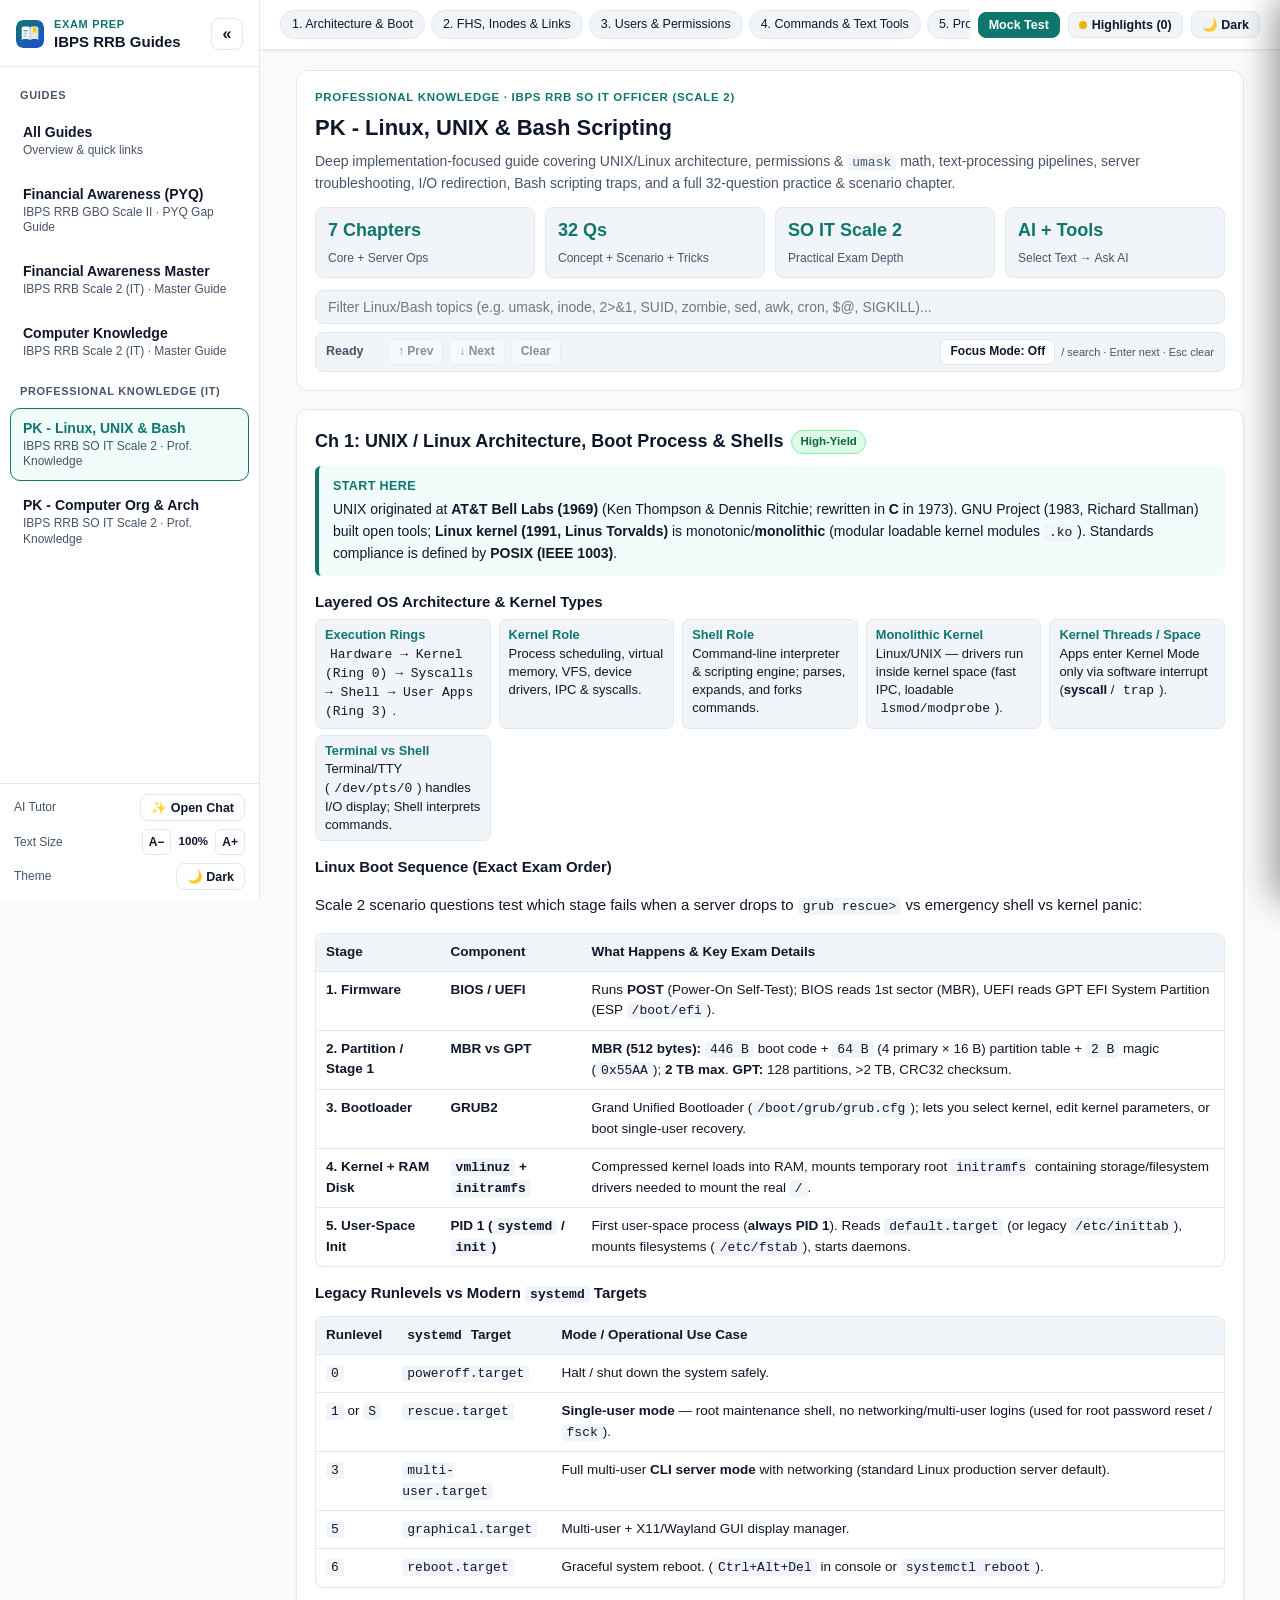
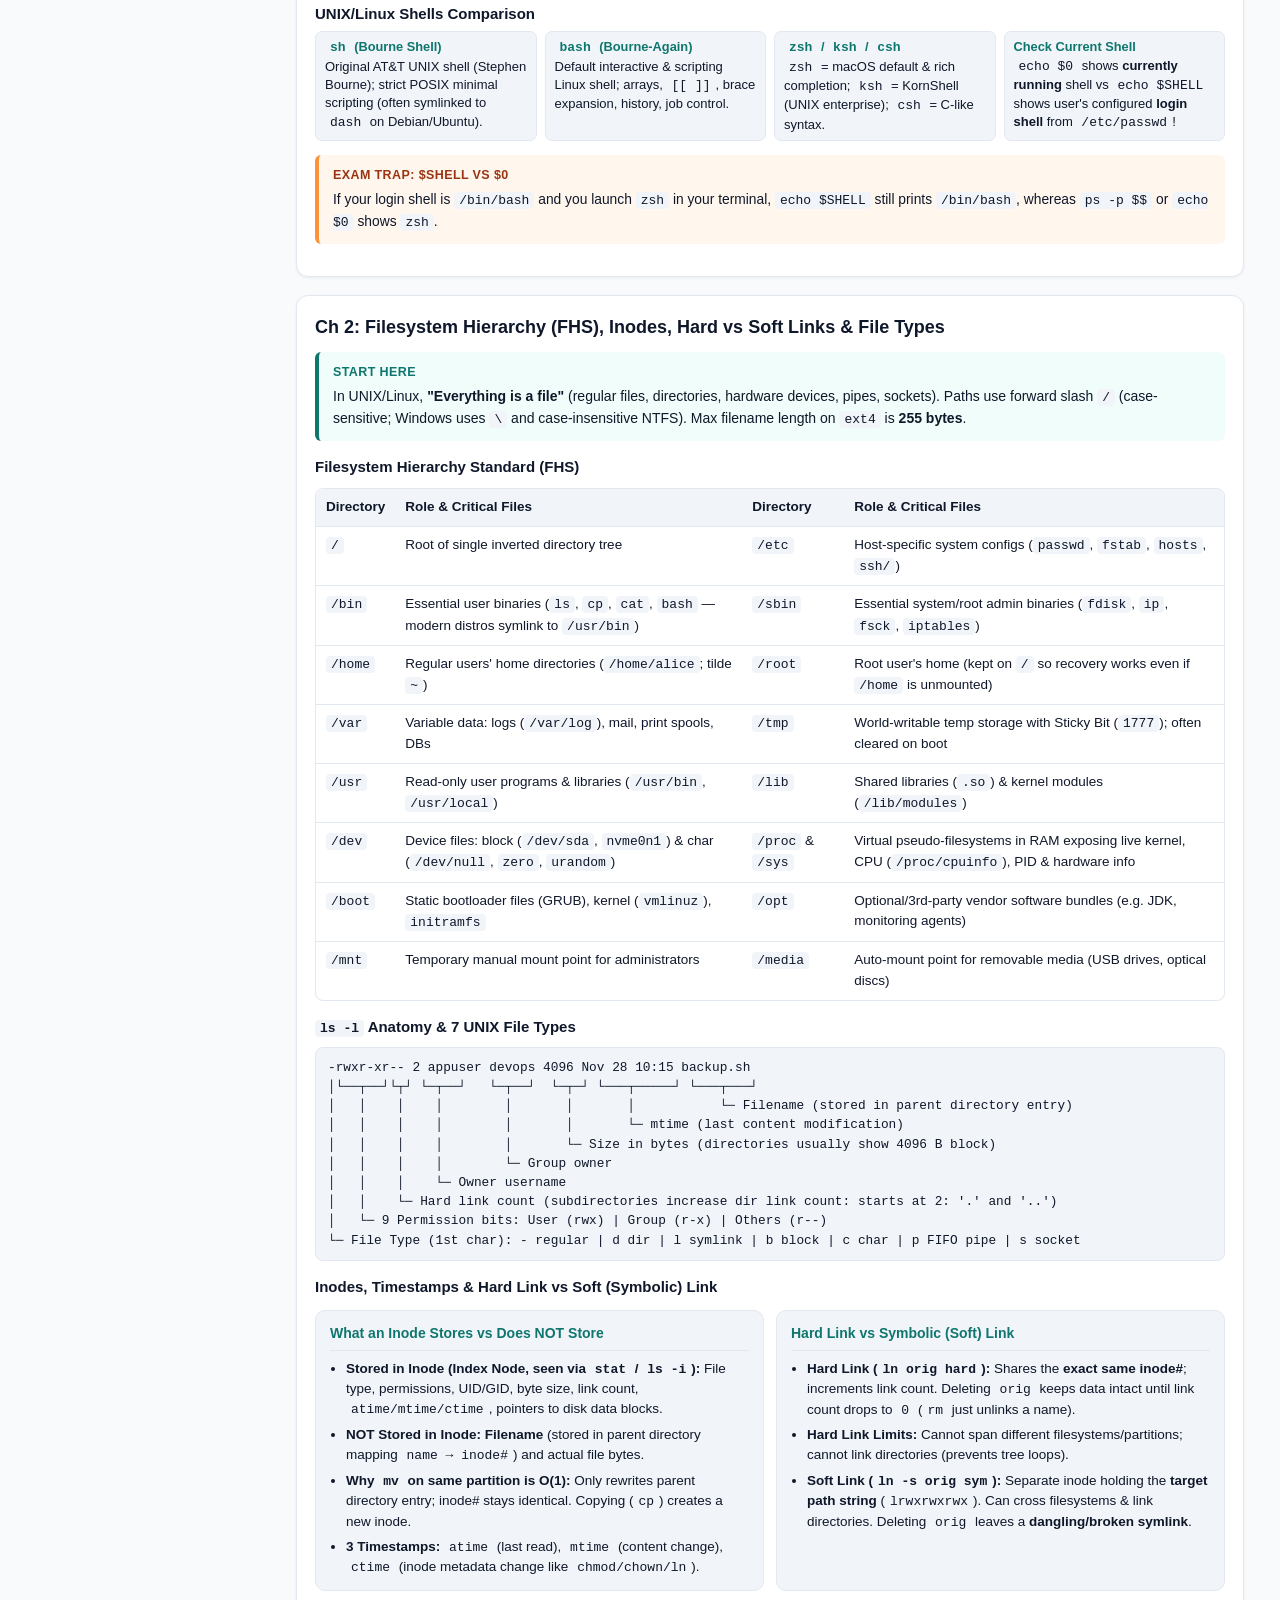
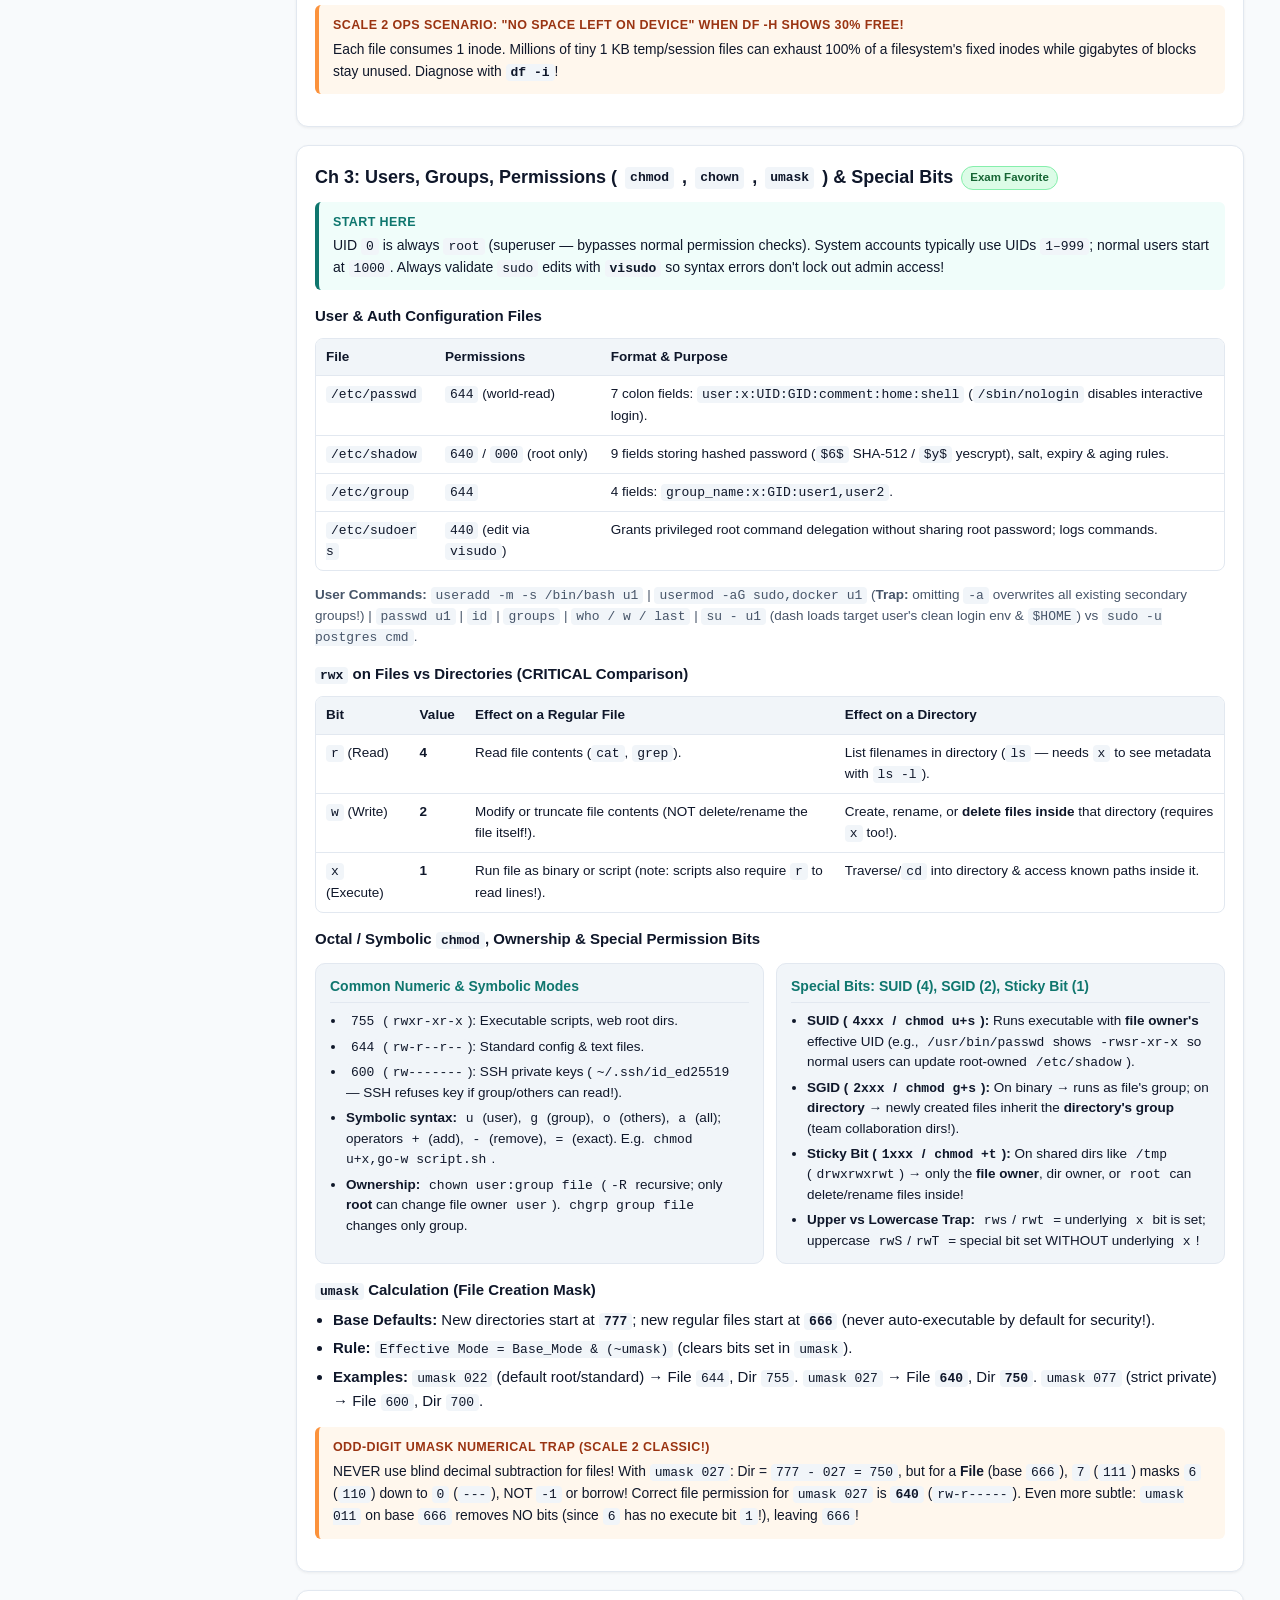
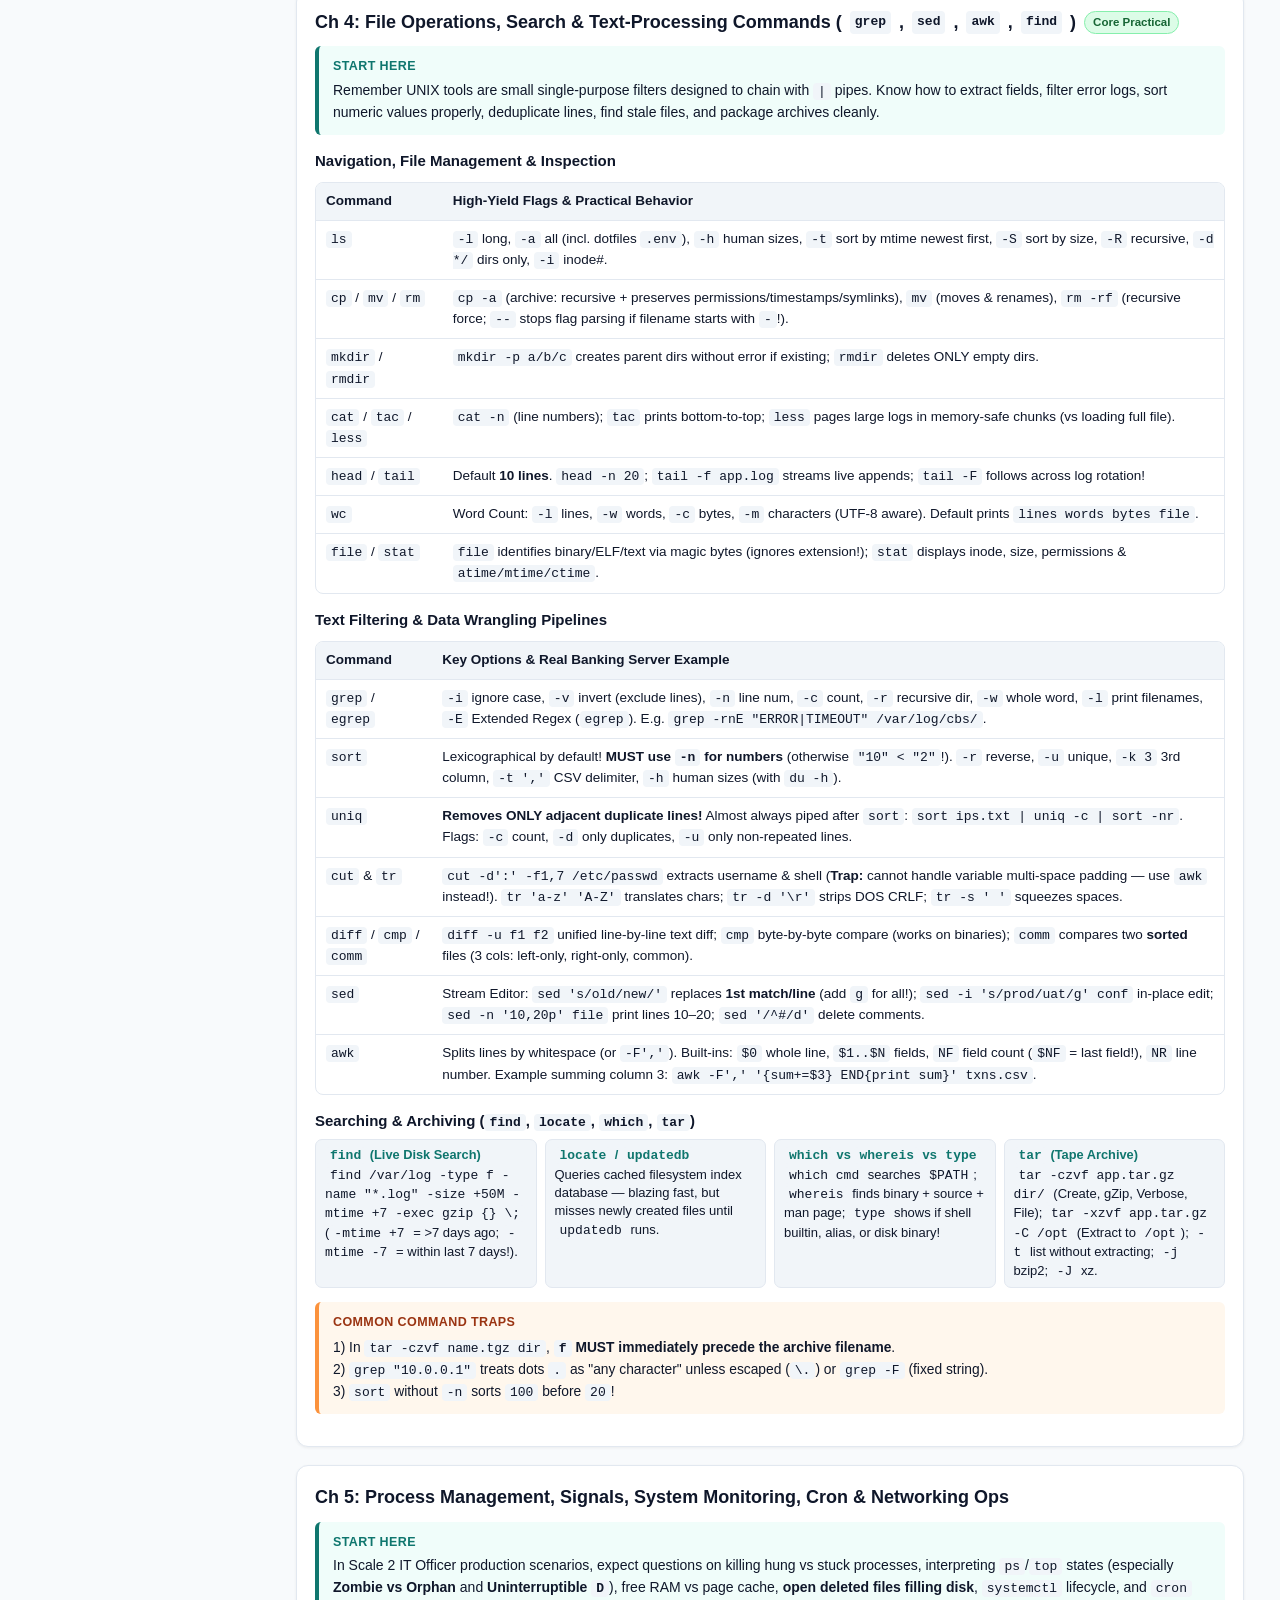
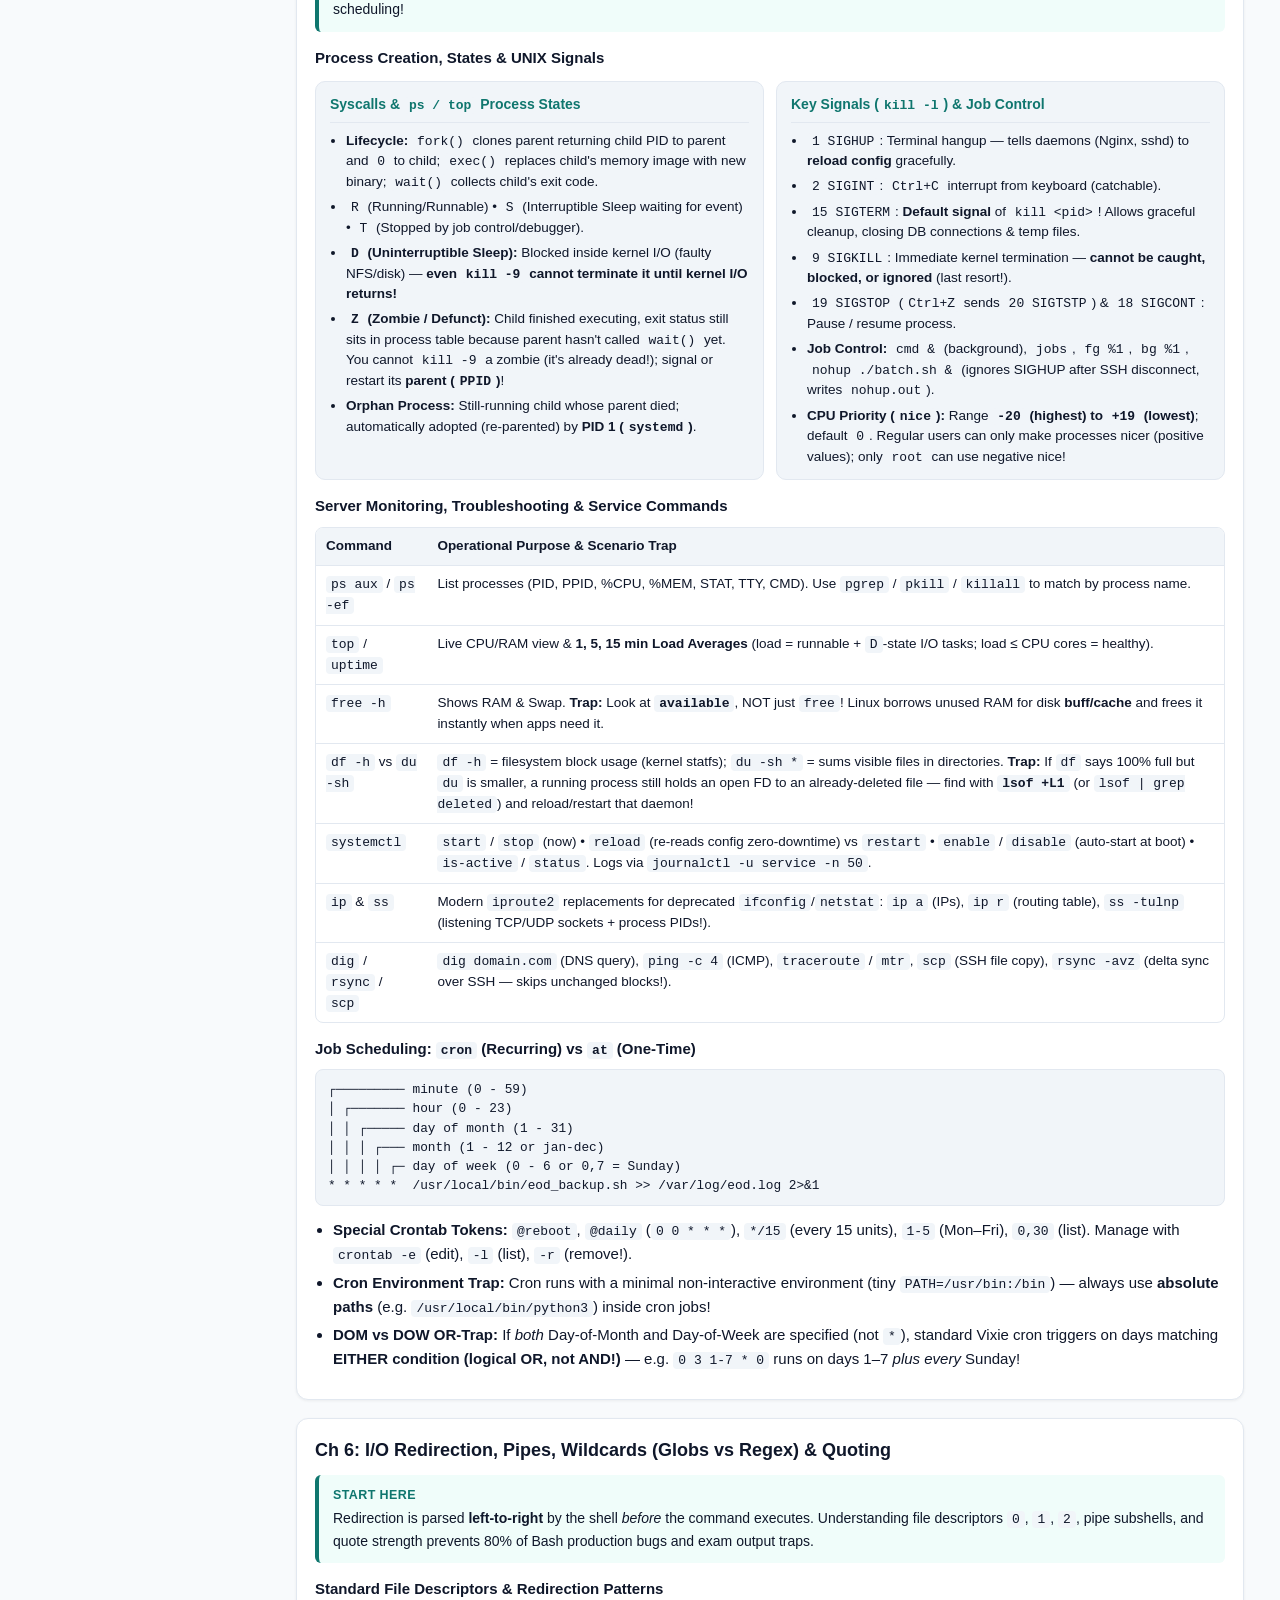
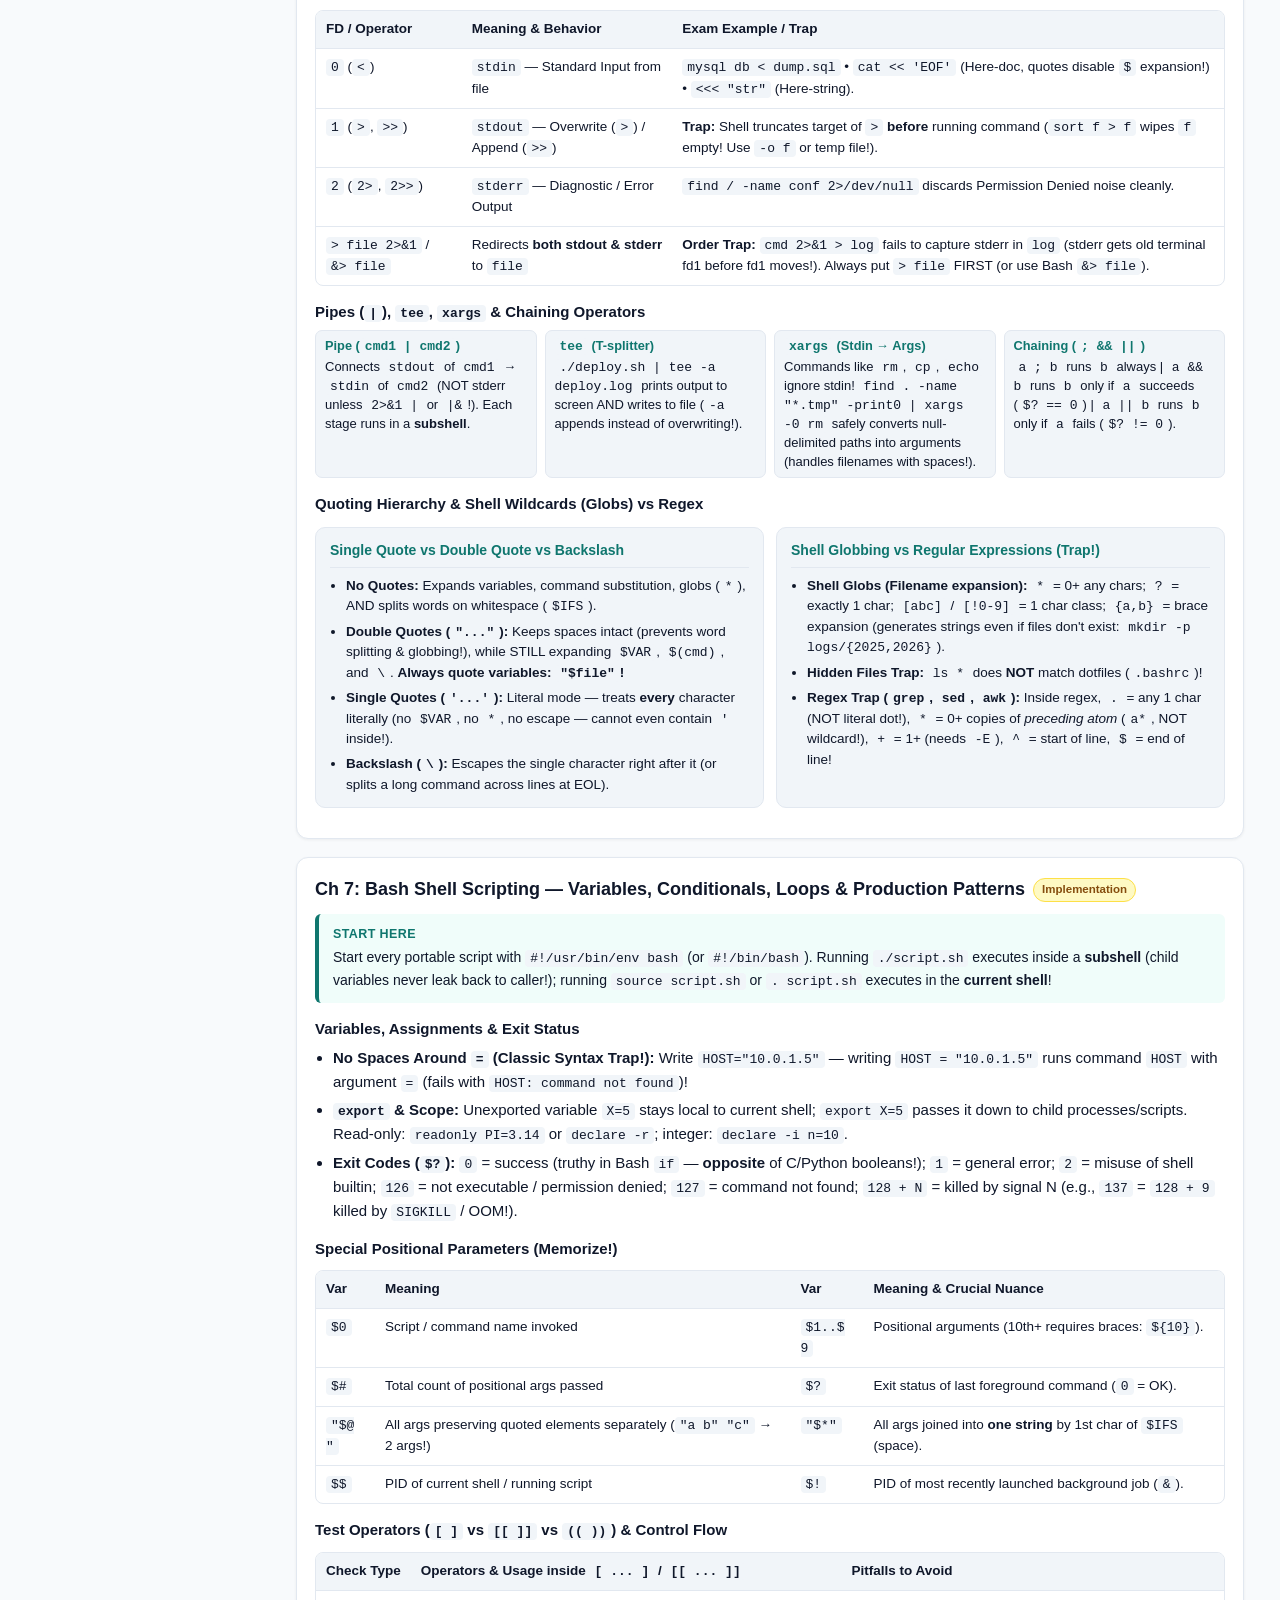
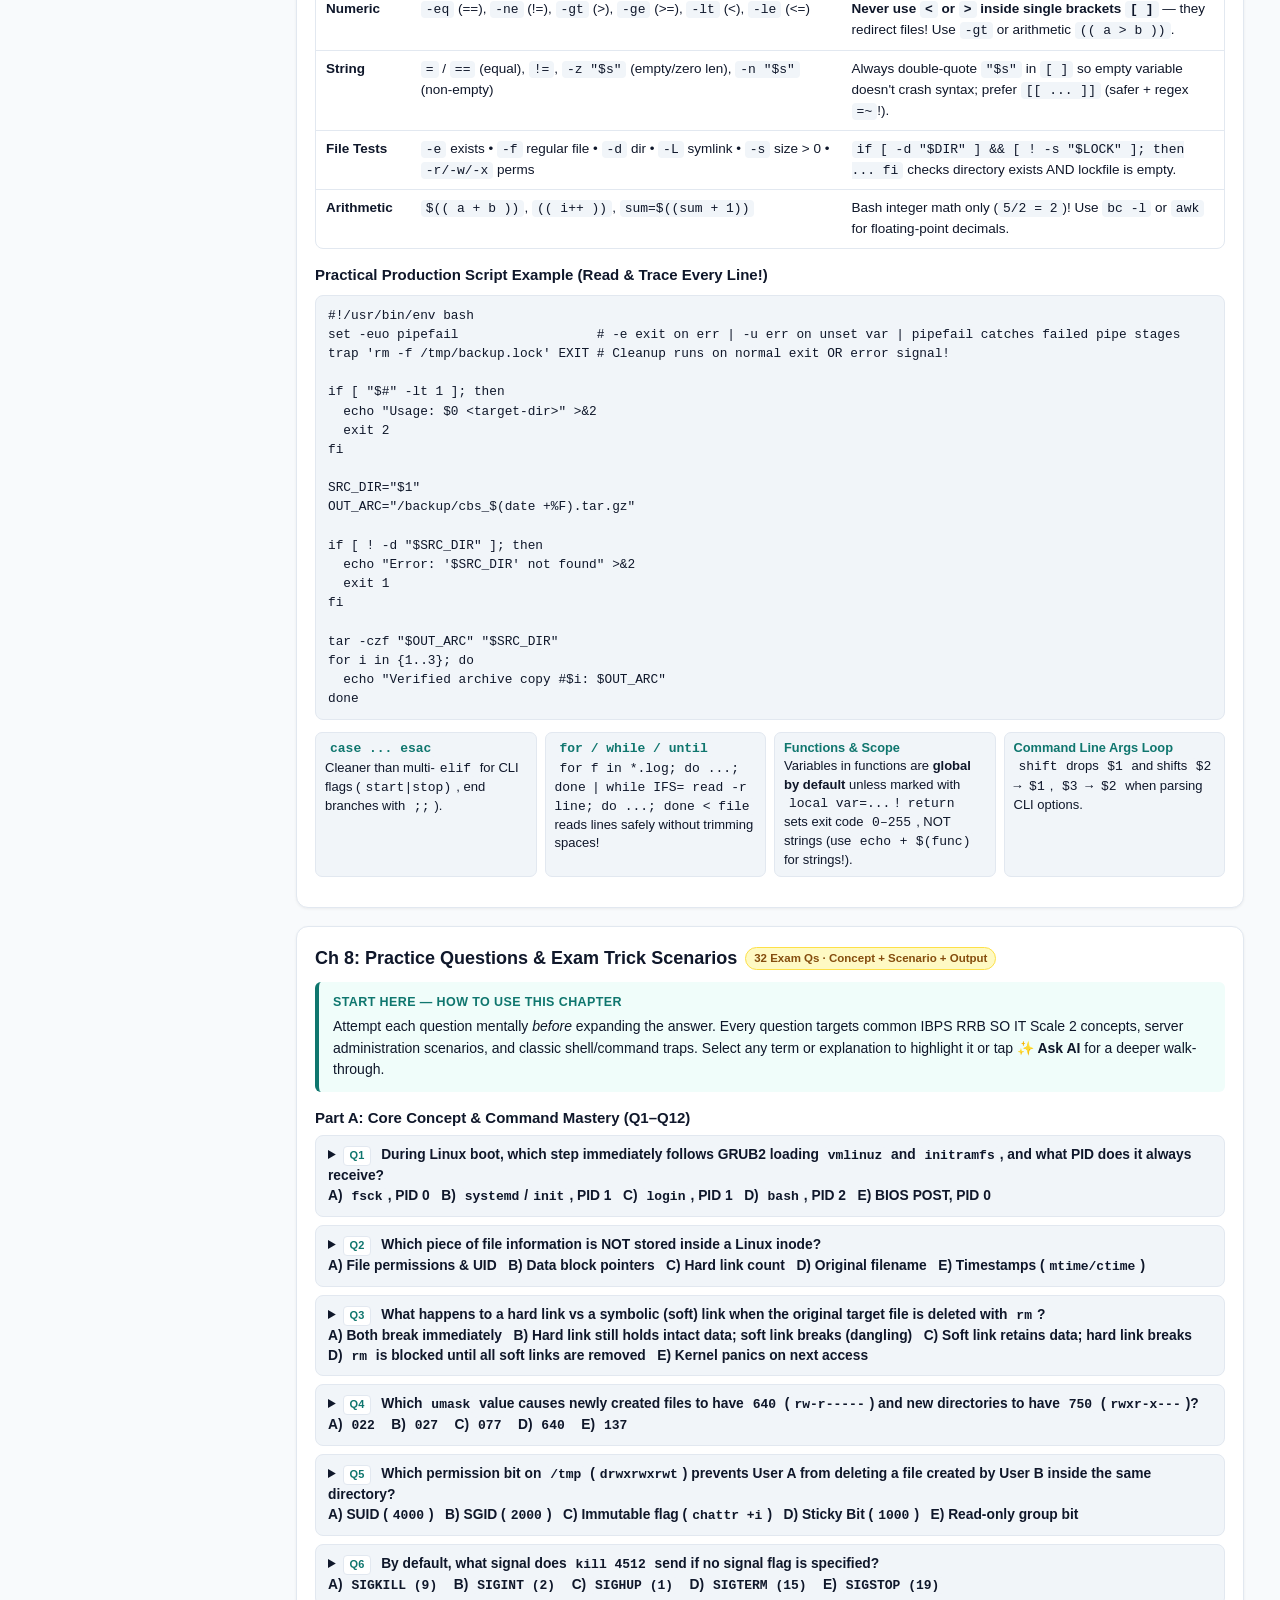
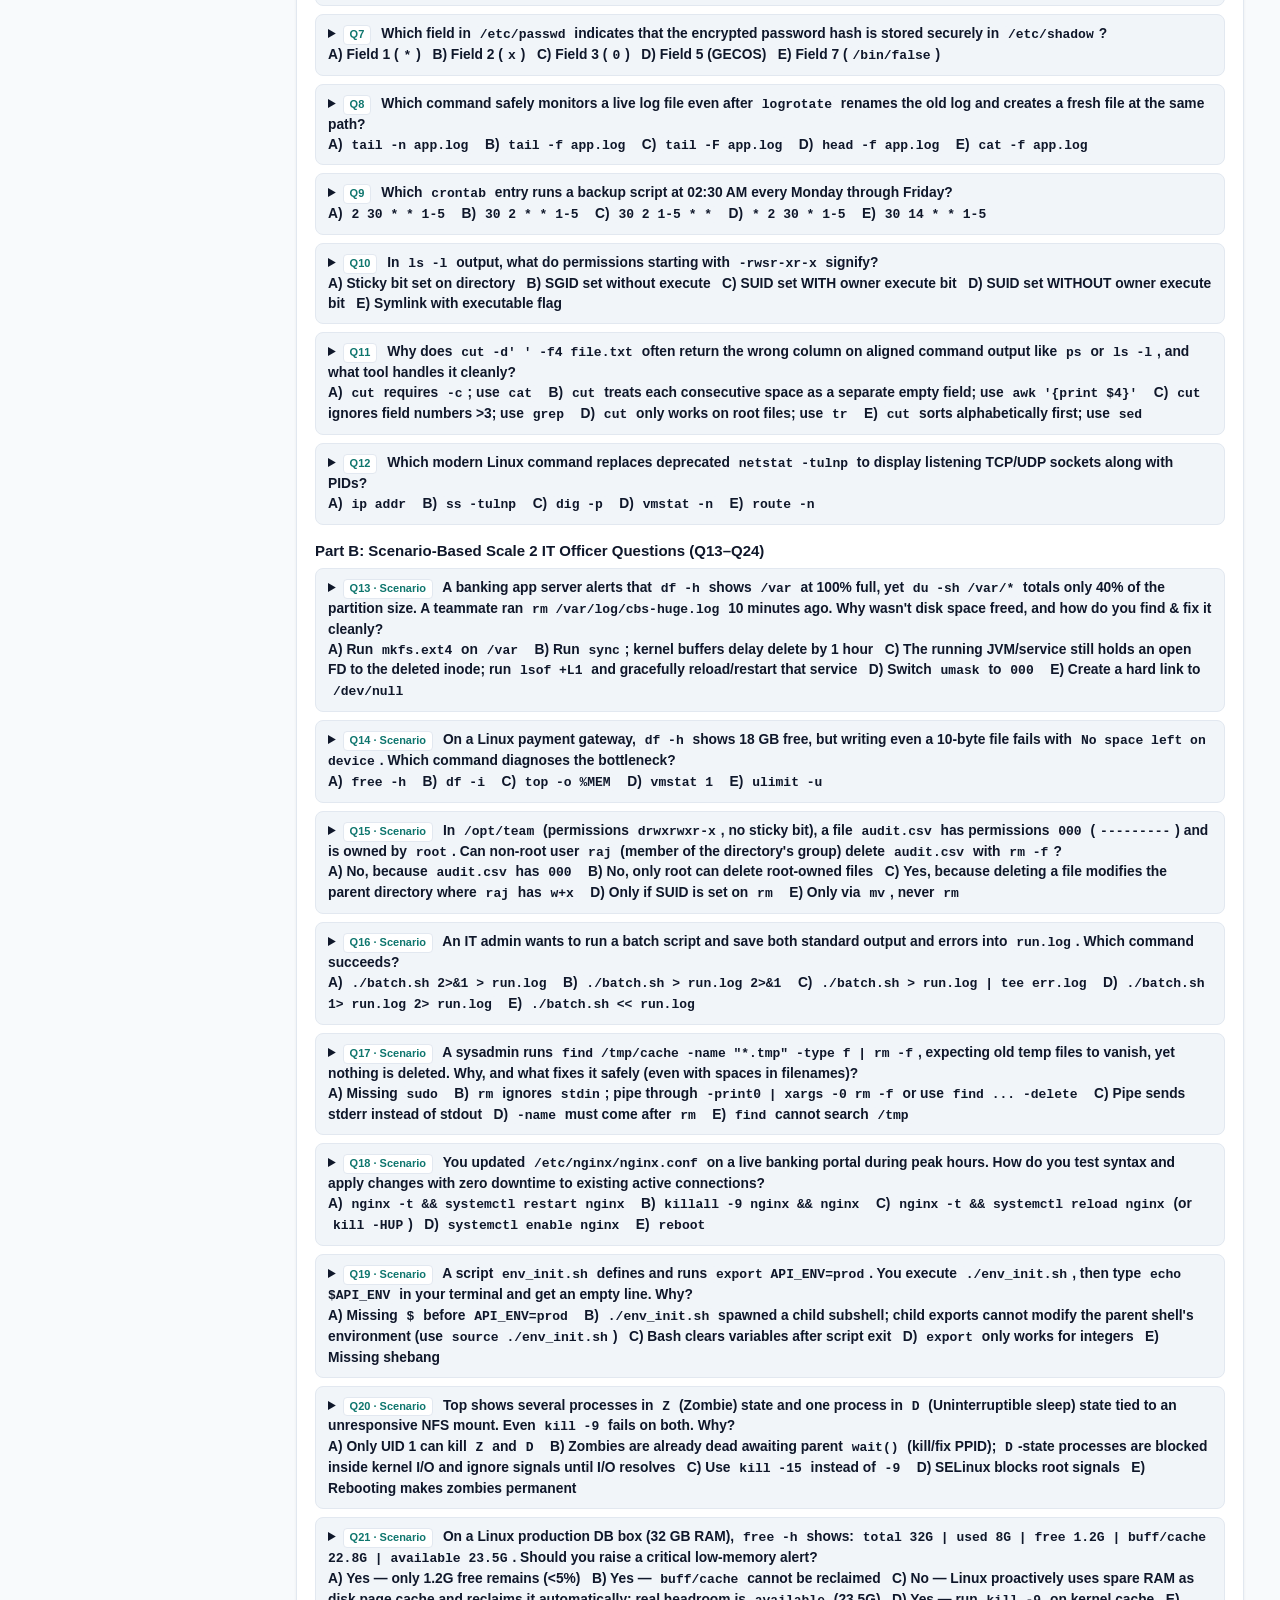
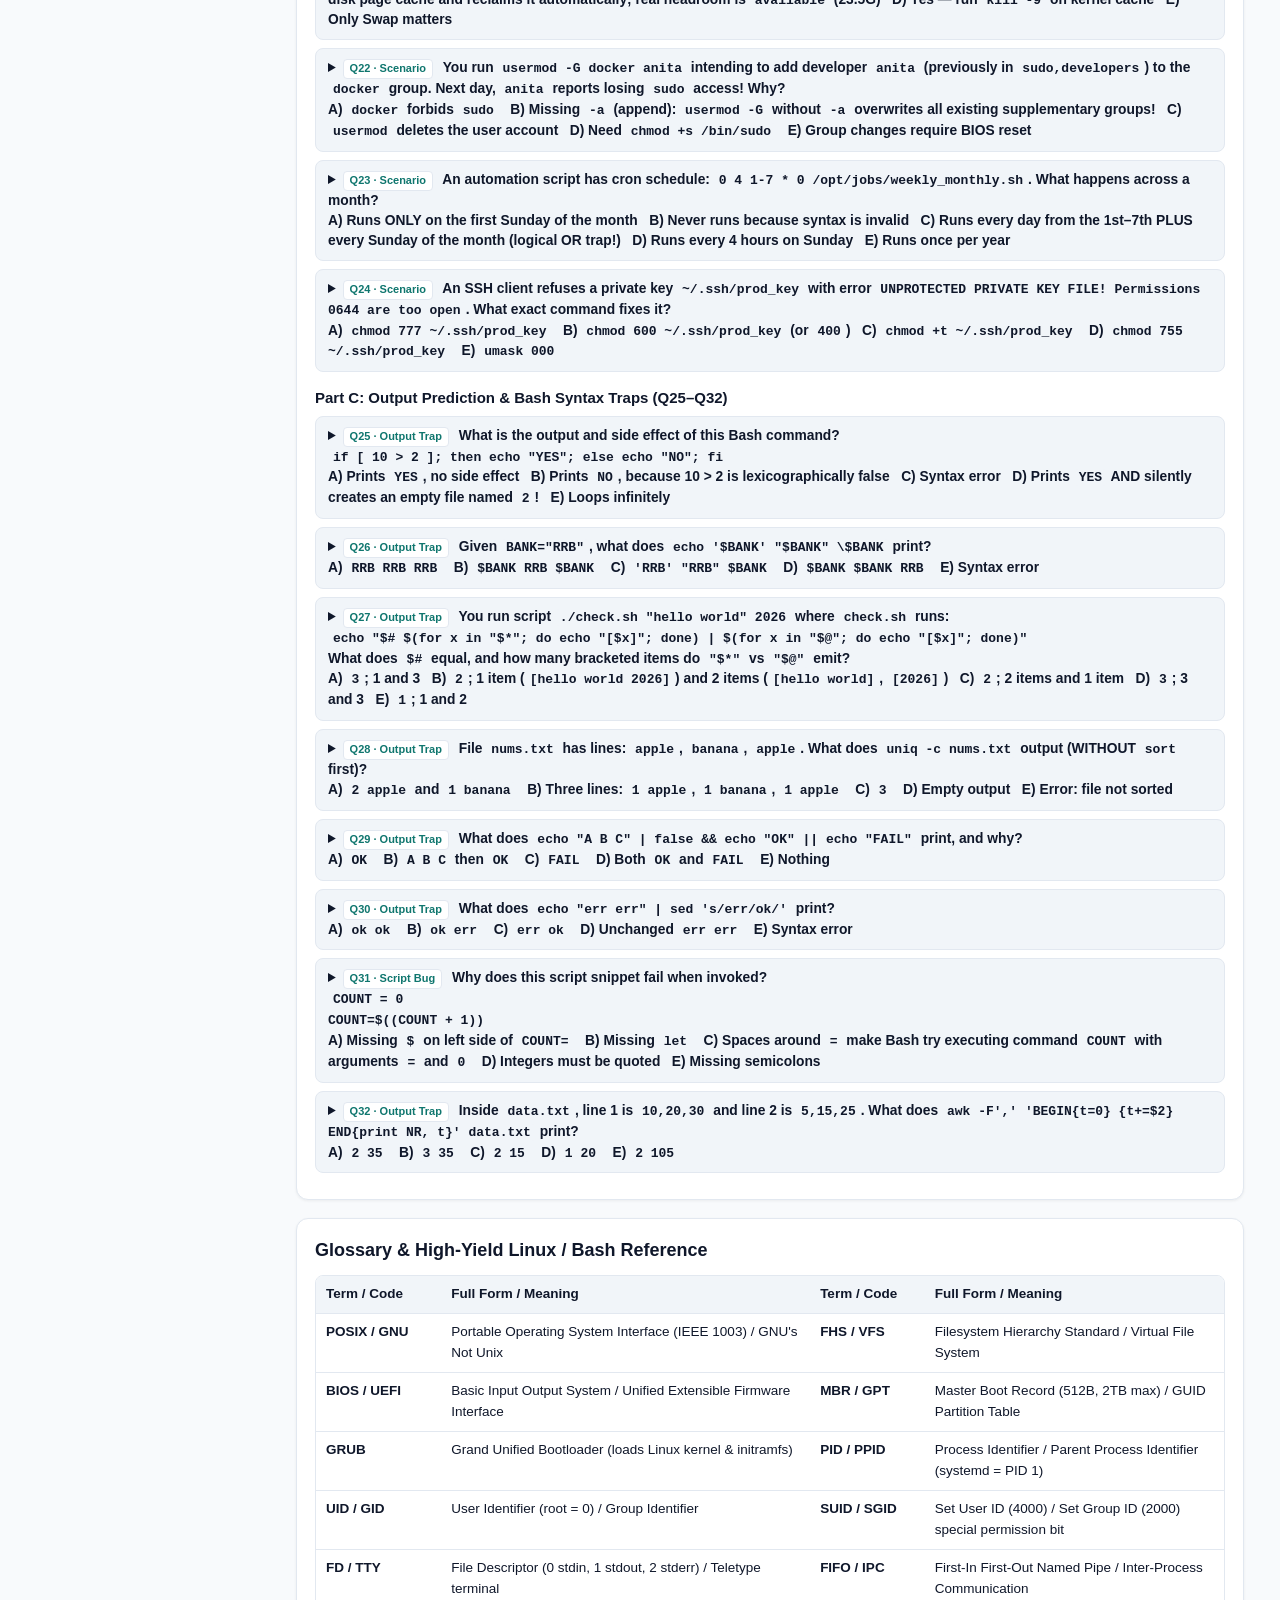
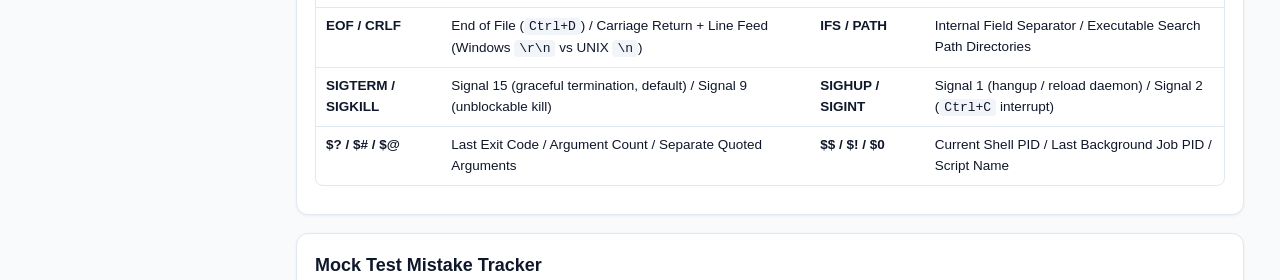
<file: pk_linux_unix_bash.html>
<!DOCTYPE html>
<html lang="en">
<head>
<meta charset="UTF-8">
<meta name="viewport" content="width=device-width, initial-scale=1.0">
<title>PK - Linux, UNIX &amp; Bash Scripting — IBPS RRB SO IT Scale 2</title>
<link rel="icon" type="image/svg+xml" href="favicon.svg">
<link rel="apple-touch-icon" href="icon-192.png">
<script>(function(){try{var t=localStorage.getItem('site_theme')||localStorage.getItem('fa_theme')||localStorage.getItem('ck_theme')||(matchMedia('(prefers-color-scheme: dark)').matches?'dark':'light');document.documentElement.setAttribute('data-theme',t);}catch(e){}})();</script>
<link rel="stylesheet" href="sidebar.css">
<link rel="stylesheet" href="study-tools.css">
<link rel="stylesheet" href="quiz-tools.css">
<link rel="stylesheet" href="ai-chat.css">
<style>
  :root {
    --bg: #f8fafc;
    --surface: #ffffff;
    --surface-2: #f1f5f9;
    --text: #0f172a;
    --muted: #475569;
    --border: #e2e8f0;
    --accent: #0f766e;
    --accent-soft: #f0fdfa;
    --green-bg: #dcfce7;
    --green-text: #166534;
    --green-border: #86efac;
    --red-bg: #fee2e2;
    --red-text: #991b1b;
    --red-border: #fca5a5;
    --yellow-bg: #fef9c3;
    --yellow-text: #854d0e;
    --yellow-border: #fde047;
    --trap-bg: #fff7ed;
    --trap-border: #fb923c;
    --trap-text: #9a3412;
    --code-bg: #f1f5f9;
    --shadow: 0 1px 3px rgba(0,0,0,0.06);
  }
  [data-theme="dark"] {
    --bg: #0b1120;
    --surface: #111827;
    --surface-2: #1e293b;
    --text: #f1f5f9;
    --muted: #94a3b8;
    --border: #273449;
    --accent: #2dd4bf;
    --accent-soft: #042f2e;
    --green-bg: #052e16;
    --green-text: #86efac;
    --green-border: #166534;
    --red-bg: #450a0a;
    --red-text: #fca5a5;
    --red-border: #991b1b;
    --yellow-bg: #422006;
    --yellow-text: #fde047;
    --yellow-border: #854d0e;
    --trap-bg: #2c1608;
    --trap-border: #ea580c;
    --trap-text: #fdba74;
    --code-bg: #1e293b;
    --shadow: 0 1px 3px rgba(0,0,0,0.4);
  }
  * { box-sizing: border-box; }
  html { scroll-behavior: smooth; scroll-padding-top: 76px; }
  body {
    margin: 0;
    font-family: -apple-system, BlinkMacSystemFont, "Segoe UI", Roboto, Inter, sans-serif;
    background: var(--bg);
    color: var(--text);
    line-height: 1.55;
    font-size: 15px;
    overflow-x: clip;
  }
  .sticky-nav {
    position: sticky;
    top: 0;
    z-index: 100;
    background: var(--surface);
    border-bottom: 1px solid var(--border);
    box-shadow: var(--shadow);
    padding: 8px 16px;
  }
  .nav-inner {
    max-width: 980px;
    margin: 0 auto;
    display: flex;
    align-items: center;
    gap: 8px;
  }
  .chips {
    display: flex;
    gap: 6px;
    overflow-x: auto;
    scrollbar-width: none;
    flex: 1;
    padding: 2px 0;
  }
  .chips::-webkit-scrollbar { display: none; }
  .chip {
    white-space: nowrap;
    text-decoration: none;
    color: var(--text);
    background: var(--surface-2);
    border: 1px solid var(--border);
    border-radius: 999px;
    padding: 4px 11px;
    font-size: 12.5px;
    font-weight: 500;
  }
  .chip:hover { border-color: var(--accent); color: var(--accent); }
  .theme-btn {
    flex-shrink: 0;
    background: var(--surface-2);
    color: var(--text);
    border: 1px solid var(--border);
    border-radius: 8px;
    padding: 5px 10px;
    font-size: 12.5px;
    cursor: pointer;
    font-weight: 600;
  }
  main { max-width: 980px; margin: 0 auto; padding: 20px 16px 60px; }
  header.hero {
    background: var(--surface);
    border: 1px solid var(--border);
    border-radius: 12px;
    padding: 18px;
    margin-bottom: 18px;
  }
  .kicker {
    font-size: 11.5px;
    font-weight: 700;
    letter-spacing: 0.06em;
    text-transform: uppercase;
    color: var(--accent);
    margin: 0 0 4px;
  }
  header.hero h1 { margin: 0 0 6px; font-size: 22px; }
  header.hero p.lede { margin: 0; color: var(--muted); font-size: 14px; }
  .search-box {
    margin-top: 12px;
    width: 100%;
    padding: 8px 12px;
    border-radius: 8px;
    border: 1px solid var(--border);
    background: var(--surface-2);
    color: var(--text);
    font-size: 14px;
  }
  .stats-grid {
    display: grid;
    grid-template-columns: repeat(auto-fit, minmax(130px, 1fr));
    gap: 10px;
    margin-top: 12px;
  }
  .stat {
    background: var(--surface-2);
    border: 1px solid var(--border);
    border-radius: 8px;
    padding: 9px 12px;
  }
  .stat .val { font-size: 18px; font-weight: 700; display: block; color: var(--accent); }
  .stat .lbl { font-size: 12px; color: var(--muted); }
  section.card {
    background: var(--surface);
    border: 1px solid var(--border);
    border-radius: 12px;
    padding: 18px;
    margin-bottom: 18px;
    box-shadow: var(--shadow);
  }
  section.card h2 {
    margin: 0 0 10px;
    font-size: 18px;
    display: flex;
    flex-wrap: wrap;
    align-items: center;
    gap: 8px;
  }
  section.card h3 { margin: 14px 0 6px; font-size: 15px; }
  .badge {
    display: inline-block;
    padding: 2px 8px;
    border-radius: 999px;
    font-size: 11.5px;
    font-weight: 700;
    border: 1px solid var(--border);
    background: var(--surface-2);
    color: var(--muted);
  }
  .badge-exam { background: var(--green-bg); color: var(--green-text); border-color: var(--green-border); }
  .badge-prac { background: var(--yellow-bg); color: var(--yellow-text); border-color: var(--yellow-border); }
  .start-box {
    background: var(--accent-soft);
    border-left: 4px solid var(--accent);
    border-radius: 6px;
    padding: 11px 14px;
    margin: 10px 0 14px;
    font-size: 14px;
  }
  .start-box > strong:first-child { color: var(--accent); display: block; margin-bottom: 3px; font-size: 12.5px; text-transform: uppercase; letter-spacing: 0.4px; }
  .trap-box {
    background: var(--trap-bg);
    border-left: 4px solid var(--trap-border);
    border-radius: 6px;
    padding: 11px 14px;
    margin: 14px 0;
    font-size: 13.8px;
  }
  .trap-box strong.trap-title { color: var(--trap-text); display: block; margin-bottom: 4px; font-size: 12.5px; text-transform: uppercase; letter-spacing: 0.4px; }
  .table-wrap {
    width: 100%;
    overflow-x: auto;
    -webkit-overflow-scrolling: touch;
    margin: 10px 0;
    border: 1px solid var(--border);
    border-radius: 8px;
  }
  table { width: 100%; border-collapse: collapse; font-size: 13.5px; min-width: 480px; }
  th, td { text-align: left; padding: 8px 10px; border-bottom: 1px solid var(--border); vertical-align: top; }
  th { background: var(--surface-2); font-weight: 600; white-space: nowrap; }
  tr:last-child td { border-bottom: none; }
  ul { margin: 6px 0 10px; padding-left: 18px; }
  li { margin-bottom: 4px; }
  code {
    background: var(--code-bg);
    padding: 1px 5px;
    border-radius: 4px;
    font-family: ui-monospace, SFMono-Regular, Menlo, Consolas, monospace;
    font-size: 13px;
    overflow-wrap: anywhere;
  }
  pre.cli-block {
    background: var(--surface-2);
    border: 1px solid var(--border);
    border-radius: 8px;
    padding: 10px 12px;
    overflow-x: auto;
    font-family: ui-monospace, SFMono-Regular, Menlo, Consolas, monospace;
    font-size: 12.8px;
    line-height: 1.5;
    margin: 8px 0 12px;
    white-space: pre;
  }
  pre.cli-block code {
    background: transparent;
    padding: 0;
    font-size: inherit;
  }
  details {
    border: 1px solid var(--border);
    border-radius: 8px;
    padding: 9px 12px;
    margin-bottom: 8px;
    background: var(--surface-2);
  }
  summary { cursor: pointer; font-weight: 600; font-size: 13.8px; line-height: 1.45; }
  details[open] summary { margin-bottom: 7px; color: var(--accent); }
  .q-meta {
    display: inline-block;
    font-size: 11px;
    font-weight: 700;
    padding: 1px 6px;
    border-radius: 4px;
    background: var(--surface);
    border: 1px solid var(--border);
    color: var(--accent);
    margin-right: 6px;
  }
  .q-ans {
    font-size: 13.5px;
    line-height: 1.5;
    padding-top: 6px;
    border-top: 1px dashed var(--border);
  }
  .hidden-card { display: none; }
  .info-grid {
    display: grid;
    grid-template-columns: repeat(auto-fit, minmax(min(100%, 250px), 1fr));
    gap: 12px;
    margin: 12px 0;
  }
  .info-card {
    background: var(--surface-2);
    border: 1px solid var(--border);
    border-radius: 10px;
    padding: 12px 14px;
  }
  .info-card h4 {
    margin: 0 0 8px;
    font-size: 14px;
    color: var(--accent);
    border-bottom: 1px solid var(--border);
    padding-bottom: 5px;
  }
  .info-card ul {
    margin: 0;
    padding-left: 16px;
    font-size: 13.5px;
    line-height: 1.5;
  }
  .info-card li { margin-bottom: 5px; }
  .info-card li:last-child { margin-bottom: 0; }
  .fact-grid {
    display: grid;
    grid-template-columns: repeat(auto-fit, minmax(min(100%, 205px), 1fr));
    gap: 6px 8px;
    list-style: none;
    padding: 0;
    margin: 6px 0 12px;
  }
  .fact-grid.compact {
    grid-template-columns: repeat(auto-fit, minmax(min(100%, 155px), 1fr));
  }
  .fact-grid > li {
    margin: 0;
    padding: 6px 9px;
    background: var(--surface-2);
    border: 1px solid var(--border);
    border-radius: 7px;
    font-size: 13px;
    line-height: 1.4;
  }
  .fact-grid > li > strong:first-child {
    display: block;
    color: var(--accent);
    font-size: 12.8px;
    margin-bottom: 1px;
  }
</style>
</head>
<body data-sidebar-pad="flush">
<nav class="sticky-nav" aria-label="Chapter Navigation">
  <div class="nav-inner">
    <div class="chips">
      <a class="chip" href="#ch1">1. Architecture &amp; Boot</a>
      <a class="chip" href="#ch2">2. FHS, Inodes &amp; Links</a>
      <a class="chip" href="#ch3">3. Users &amp; Permissions</a>
      <a class="chip" href="#ch4">4. Commands &amp; Text Tools</a>
      <a class="chip" href="#ch5">5. Process, Sys &amp; Net</a>
      <a class="chip" href="#ch6">6. Redirects &amp; Pipes</a>
      <a class="chip" href="#ch7">7. Bash Scripting</a>
      <a class="chip" href="#ch8">8. Practice &amp; Tricks</a>
      <a class="chip" href="#glossary">Glossary</a>
      <a class="chip" href="#tracker">Mock Tracker</a>
    </div>
    <button class="theme-btn" id="themeToggle" type="button">Theme</button>
  </div>
</nav>

<main>
  <header class="hero">
    <p class="kicker">Professional Knowledge · IBPS RRB SO IT Officer (Scale 2)</p>
    <h1>PK - Linux, UNIX &amp; Bash Scripting</h1>
    <p class="lede">Deep implementation-focused guide covering UNIX/Linux architecture, permissions &amp; <code>umask</code> math, text-processing pipelines, server troubleshooting, I/O redirection, Bash scripting traps, and a full 32-question practice &amp; scenario chapter.</p>
    <div class="stats-grid">
      <div class="stat"><span class="val">7 Chapters</span><span class="lbl">Core + Server Ops</span></div>
      <div class="stat"><span class="val">32 Qs</span><span class="lbl">Concept + Scenario + Tricks</span></div>
      <div class="stat"><span class="val">SO IT Scale 2</span><span class="lbl">Practical Exam Depth</span></div>
      <div class="stat"><span class="val">AI + Tools</span><span class="lbl">Select Text → Ask AI</span></div>
    </div>
    <input class="search-box" id="quickSearch" type="search" placeholder="Filter Linux/Bash topics (e.g. umask, inode, 2>&amp;1, SUID, zombie, sed, awk, cron, $@, SIGKILL)...">
  </header>

  <!-- CH 1 -->
  <section class="card" id="ch1">
    <h2>Ch 1: UNIX / Linux Architecture, Boot Process &amp; Shells <span class="badge badge-exam">High-Yield</span></h2>
    <div class="start-box">
      <strong>Start Here</strong>
      UNIX originated at <strong>AT&amp;T Bell Labs (1969)</strong> (Ken Thompson &amp; Dennis Ritchie; rewritten in <strong>C</strong> in 1973). GNU Project (1983, Richard Stallman) built open tools; <strong>Linux kernel (1991, Linus Torvalds)</strong> is monotonic/<strong>monolithic</strong> (modular loadable kernel modules <code>.ko</code>). Standards compliance is defined by <strong>POSIX (IEEE 1003)</strong>.
    </div>

    <h3>Layered OS Architecture &amp; Kernel Types</h3>
    <ul class="fact-grid compact">
      <li><strong>Execution Rings</strong><code>Hardware → Kernel (Ring 0) → Syscalls → Shell → User Apps (Ring 3)</code>.</li>
      <li><strong>Kernel Role</strong>Process scheduling, virtual memory, VFS, device drivers, IPC &amp; syscalls.</li>
      <li><strong>Shell Role</strong>Command-line interpreter &amp; scripting engine; parses, expands, and forks commands.</li>
      <li><strong>Monolithic Kernel</strong>Linux/UNIX — drivers run inside kernel space (fast IPC, loadable <code>lsmod/modprobe</code>).</li>
      <li><strong>Kernel Threads / Space</strong>Apps enter Kernel Mode only via software interrupt (<strong>syscall</strong> / <code>trap</code>).</li>
      <li><strong>Terminal vs Shell</strong>Terminal/TTY (<code>/dev/pts/0</code>) handles I/O display; Shell interprets commands.</li>
    </ul>

    <h3>Linux Boot Sequence (Exact Exam Order)</h3>
    <p>Scale 2 scenario questions test which stage fails when a server drops to <code>grub rescue&gt;</code> vs emergency shell vs kernel panic:</p>
    <div class="table-wrap">
      <table>
        <thead><tr><th>Stage</th><th>Component</th><th>What Happens &amp; Key Exam Details</th></tr></thead>
        <tbody>
          <tr><td><strong>1. Firmware</strong></td><td><strong>BIOS / UEFI</strong></td><td>Runs <strong>POST</strong> (Power-On Self-Test); BIOS reads 1st sector (MBR), UEFI reads GPT EFI System Partition (ESP <code>/boot/efi</code>).</td></tr>
          <tr><td><strong>2. Partition / Stage 1</strong></td><td><strong>MBR vs GPT</strong></td><td><strong>MBR (512 bytes):</strong> <code>446 B</code> boot code + <code>64 B</code> (4 primary × 16 B) partition table + <code>2 B</code> magic (<code>0x55AA</code>); <strong>2 TB max</strong>. <strong>GPT:</strong> 128 partitions, &gt;2 TB, CRC32 checksum.</td></tr>
          <tr><td><strong>3. Bootloader</strong></td><td><strong>GRUB2</strong></td><td>Grand Unified Bootloader (<code>/boot/grub/grub.cfg</code>); lets you select kernel, edit kernel parameters, or boot single-user recovery.</td></tr>
          <tr><td><strong>4. Kernel + RAM Disk</strong></td><td><strong><code>vmlinuz</code> + <code>initramfs</code></strong></td><td>Compressed kernel loads into RAM, mounts temporary root <code>initramfs</code> containing storage/filesystem drivers needed to mount the real <code>/</code>.</td></tr>
          <tr><td><strong>5. User-Space Init</strong></td><td><strong>PID 1 (<code>systemd</code> / <code>init</code>)</strong></td><td>First user-space process (<strong>always PID 1</strong>). Reads <code>default.target</code> (or legacy <code>/etc/inittab</code>), mounts filesystems (<code>/etc/fstab</code>), starts daemons.</td></tr>
        </tbody>
      </table>
    </div>

    <h3>Legacy Runlevels vs Modern <code>systemd</code> Targets</h3>
    <div class="table-wrap">
      <table>
        <thead><tr><th>Runlevel</th><th><code>systemd</code> Target</th><th>Mode / Operational Use Case</th></tr></thead>
        <tbody>
          <tr><td><code>0</code></td><td><code>poweroff.target</code></td><td>Halt / shut down the system safely.</td></tr>
          <tr><td><code>1</code> or <code>S</code></td><td><code>rescue.target</code></td><td><strong>Single-user mode</strong> — root maintenance shell, no networking/multi-user logins (used for root password reset / <code>fsck</code>).</td></tr>
          <tr><td><code>3</code></td><td><code>multi-user.target</code></td><td>Full multi-user <strong>CLI server mode</strong> with networking (standard Linux production server default).</td></tr>
          <tr><td><code>5</code></td><td><code>graphical.target</code></td><td>Multi-user + X11/Wayland GUI display manager.</td></tr>
          <tr><td><code>6</code></td><td><code>reboot.target</code></td><td>Graceful system reboot. (<code>Ctrl+Alt+Del</code> in console or <code>systemctl reboot</code>).</td></tr>
        </tbody>
      </table>
    </div>

    <h3>UNIX/Linux Shells Comparison</h3>
    <ul class="fact-grid compact">
      <li><strong><code>sh</code> (Bourne Shell)</strong>Original AT&amp;T UNIX shell (Stephen Bourne); strict POSIX minimal scripting (often symlinked to <code>dash</code> on Debian/Ubuntu).</li>
      <li><strong><code>bash</code> (Bourne-Again)</strong>Default interactive &amp; scripting Linux shell; arrays, <code>[[ ]]</code>, brace expansion, history, job control.</li>
      <li><strong><code>zsh</code> / <code>ksh</code> / <code>csh</code></strong><code>zsh</code> = macOS default &amp; rich completion; <code>ksh</code> = KornShell (UNIX enterprise); <code>csh</code> = C-like syntax.</li>
      <li><strong>Check Current Shell</strong><code>echo $0</code> shows <strong>currently running</strong> shell vs <code>echo $SHELL</code> shows user's configured <strong>login shell</strong> from <code>/etc/passwd</code>!</li>
    </ul>

    <div class="trap-box">
      <strong class="trap-title">Exam Trap: $SHELL vs $0</strong>
      If your login shell is <code>/bin/bash</code> and you launch <code>zsh</code> in your terminal, <code>echo $SHELL</code> still prints <code>/bin/bash</code>, whereas <code>ps -p $$</code> or <code>echo $0</code> shows <code>zsh</code>.
    </div>
  </section>

  <!-- CH 2 -->
  <section class="card" id="ch2">
    <h2>Ch 2: Filesystem Hierarchy (FHS), Inodes, Hard vs Soft Links &amp; File Types</h2>
    <div class="start-box">
      <strong>Start Here</strong>
      In UNIX/Linux, <strong>"Everything is a file"</strong> (regular files, directories, hardware devices, pipes, sockets). Paths use forward slash <code>/</code> (case-sensitive; Windows uses <code>\</code> and case-insensitive NTFS). Max filename length on <code>ext4</code> is <strong>255 bytes</strong>.
    </div>

    <h3>Filesystem Hierarchy Standard (FHS)</h3>
    <div class="table-wrap">
      <table>
        <thead><tr><th>Directory</th><th>Role &amp; Critical Files</th><th>Directory</th><th>Role &amp; Critical Files</th></tr></thead>
        <tbody>
          <tr><td><code>/</code></td><td>Root of single inverted directory tree</td><td><code>/etc</code></td><td>Host-specific system configs (<code>passwd</code>, <code>fstab</code>, <code>hosts</code>, <code>ssh/</code>)</td></tr>
          <tr><td><code>/bin</code></td><td>Essential user binaries (<code>ls</code>, <code>cp</code>, <code>cat</code>, <code>bash</code> — modern distros symlink to <code>/usr/bin</code>)</td><td><code>/sbin</code></td><td>Essential system/root admin binaries (<code>fdisk</code>, <code>ip</code>, <code>fsck</code>, <code>iptables</code>)</td></tr>
          <tr><td><code>/home</code></td><td>Regular users' home directories (<code>/home/alice</code>; tilde <code>~</code>)</td><td><code>/root</code></td><td>Root user's home (kept on <code>/</code> so recovery works even if <code>/home</code> is unmounted)</td></tr>
          <tr><td><code>/var</code></td><td>Variable data: logs (<code>/var/log</code>), mail, print spools, DBs</td><td><code>/tmp</code></td><td>World-writable temp storage with Sticky Bit (<code>1777</code>); often cleared on boot</td></tr>
          <tr><td><code>/usr</code></td><td>Read-only user programs &amp; libraries (<code>/usr/bin</code>, <code>/usr/local</code>)</td><td><code>/lib</code></td><td>Shared libraries (<code>.so</code>) &amp; kernel modules (<code>/lib/modules</code>)</td></tr>
          <tr><td><code>/dev</code></td><td>Device files: block (<code>/dev/sda</code>, <code>nvme0n1</code>) &amp; char (<code>/dev/null</code>, <code>zero</code>, <code>urandom</code>)</td><td><code>/proc</code> &amp; <code>/sys</code></td><td>Virtual pseudo-filesystems in RAM exposing live kernel, CPU (<code>/proc/cpuinfo</code>), PID &amp; hardware info</td></tr>
          <tr><td><code>/boot</code></td><td>Static bootloader files (GRUB), kernel (<code>vmlinuz</code>), <code>initramfs</code></td><td><code>/opt</code></td><td>Optional/3rd-party vendor software bundles (e.g. JDK, monitoring agents)</td></tr>
          <tr><td><code>/mnt</code></td><td>Temporary manual mount point for administrators</td><td><code>/media</code></td><td>Auto-mount point for removable media (USB drives, optical discs)</td></tr>
        </tbody>
      </table>
    </div>

    <h3><code>ls -l</code> Anatomy &amp; 7 UNIX File Types</h3>
    <pre class="cli-block"><code>-rwxr-xr-- 2 appuser devops 4096 Nov 28 10:15 backup.sh
│└──┬──┘└┬┘ └─┬──┘   └─┬──┘  └─┬─┘ └───┬─────┘ └───┬───┘
│   │    │    │        │       │       │           └─ Filename (stored in parent directory entry)
│   │    │    │        │       │       └─ mtime (last content modification)
│   │    │    │        │       └─ Size in bytes (directories usually show 4096 B block)
│   │    │    │        └─ Group owner
│   │    │    └─ Owner username
│   │    └─ Hard link count (subdirectories increase dir link count: starts at 2: '.' and '..')
│   └─ 9 Permission bits: User (rwx) | Group (r-x) | Others (r--)
└─ File Type (1st char): - regular | d dir | l symlink | b block | c char | p FIFO pipe | s socket</code></pre>

    <h3>Inodes, Timestamps &amp; Hard Link vs Soft (Symbolic) Link</h3>
    <div class="info-grid">
      <div class="info-card">
        <h4>What an Inode Stores vs Does NOT Store</h4>
        <ul>
          <li><strong>Stored in Inode (Index Node, seen via <code>stat</code> / <code>ls -i</code>):</strong> File type, permissions, UID/GID, byte size, link count, <code>atime/mtime/ctime</code>, pointers to disk data blocks.</li>
          <li><strong>NOT Stored in Inode:</strong> <strong>Filename</strong> (stored in parent directory mapping <code>name → inode#</code>) and actual file bytes.</li>
          <li><strong>Why <code>mv</code> on same partition is O(1):</strong> Only rewrites parent directory entry; inode# stays identical. Copying (<code>cp</code>) creates a new inode.</li>
          <li><strong>3 Timestamps:</strong> <code>atime</code> (last read), <code>mtime</code> (content change), <code>ctime</code> (inode metadata change like <code>chmod/chown/ln</code>).</li>
        </ul>
      </div>
      <div class="info-card">
        <h4>Hard Link vs Symbolic (Soft) Link</h4>
        <ul>
          <li><strong>Hard Link (<code>ln orig hard</code>):</strong> Shares the <strong>exact same inode#</strong>; increments link count. Deleting <code>orig</code> keeps data intact until link count drops to <code>0</code> (<code>rm</code> just unlinks a name).</li>
          <li><strong>Hard Link Limits:</strong> Cannot span different filesystems/partitions; cannot link directories (prevents tree loops).</li>
          <li><strong>Soft Link (<code>ln -s orig sym</code>):</strong> Separate inode holding the <strong>target path string</strong> (<code>lrwxrwxrwx</code>). Can cross filesystems &amp; link directories. Deleting <code>orig</code> leaves a <strong>dangling/broken symlink</strong>.</li>
        </ul>
      </div>
    </div>

    <div class="trap-box">
      <strong class="trap-title">Scale 2 Ops Scenario: "No space left on device" when df -h shows 30% Free!</strong>
      Each file consumes 1 inode. Millions of tiny 1 KB temp/session files can exhaust 100% of a filesystem's fixed inodes while gigabytes of blocks stay unused. Diagnose with <strong><code>df -i</code></strong>!
    </div>
  </section>

  <!-- CH 3 -->
  <section class="card" id="ch3">
    <h2>Ch 3: Users, Groups, Permissions (<code>chmod</code>, <code>chown</code>, <code>umask</code>) &amp; Special Bits <span class="badge badge-exam">Exam Favorite</span></h2>
    <div class="start-box">
      <strong>Start Here</strong>
      UID <code>0</code> is always <code>root</code> (superuser — bypasses normal permission checks). System accounts typically use UIDs <code>1–999</code>; normal users start at <code>1000</code>. Always validate <code>sudo</code> edits with <strong><code>visudo</code></strong> so syntax errors don't lock out admin access!
    </div>

    <h3>User &amp; Auth Configuration Files</h3>
    <div class="table-wrap">
      <table>
        <thead><tr><th>File</th><th>Permissions</th><th>Format &amp; Purpose</th></tr></thead>
        <tbody>
          <tr><td><code>/etc/passwd</code></td><td><code>644</code> (world-read)</td><td>7 colon fields: <code>user:x:UID:GID:comment:home:shell</code> (<code>/sbin/nologin</code> disables interactive login).</td></tr>
          <tr><td><code>/etc/shadow</code></td><td><code>640</code> / <code>000</code> (root only)</td><td>9 fields storing hashed password (<code>$6$</code> SHA-512 / <code>$y$</code> yescrypt), salt, expiry &amp; aging rules.</td></tr>
          <tr><td><code>/etc/group</code></td><td><code>644</code></td><td>4 fields: <code>group_name:x:GID:user1,user2</code>.</td></tr>
          <tr><td><code>/etc/sudoers</code></td><td><code>440</code> (edit via <code>visudo</code>)</td><td>Grants privileged root command delegation without sharing root password; logs commands.</td></tr>
        </tbody>
      </table>
    </div>
    <p style="font-size:13.5px;color:var(--muted);"><strong>User Commands:</strong> <code>useradd -m -s /bin/bash u1</code> | <code>usermod -aG sudo,docker u1</code> (<strong>Trap:</strong> omitting <code>-a</code> overwrites all existing secondary groups!) | <code>passwd u1</code> | <code>id</code> | <code>groups</code> | <code>who / w / last</code> | <code>su - u1</code> (dash loads target user's clean login env &amp; <code>$HOME</code>) vs <code>sudo -u postgres cmd</code>.</p>

    <h3><code>rwx</code> on Files vs Directories (CRITICAL Comparison)</h3>
    <div class="table-wrap">
      <table>
        <thead><tr><th>Bit</th><th>Value</th><th>Effect on a Regular File</th><th>Effect on a Directory</th></tr></thead>
        <tbody>
          <tr><td><code>r</code> (Read)</td><td><strong>4</strong></td><td>Read file contents (<code>cat</code>, <code>grep</code>).</td><td>List filenames in directory (<code>ls</code> — needs <code>x</code> to see metadata with <code>ls -l</code>).</td></tr>
          <tr><td><code>w</code> (Write)</td><td><strong>2</strong></td><td>Modify or truncate file contents (NOT delete/rename the file itself!).</td><td>Create, rename, or <strong>delete files inside</strong> that directory (requires <code>x</code> too!).</td></tr>
          <tr><td><code>x</code> (Execute)</td><td><strong>1</strong></td><td>Run file as binary or script (note: scripts also require <code>r</code> to read lines!).</td><td>Traverse/<code>cd</code> into directory &amp; access known paths inside it.</td></tr>
        </tbody>
      </table>
    </div>

    <h3>Octal / Symbolic <code>chmod</code>, Ownership &amp; Special Permission Bits</h3>
    <div class="info-grid">
      <div class="info-card">
        <h4>Common Numeric &amp; Symbolic Modes</h4>
        <ul>
          <li><code>755</code> (<code>rwxr-xr-x</code>): Executable scripts, web root dirs.</li>
          <li><code>644</code> (<code>rw-r--r--</code>): Standard config &amp; text files.</li>
          <li><code>600</code> (<code>rw-------</code>): SSH private keys (<code>~/.ssh/id_ed25519</code> — SSH refuses key if group/others can read!).</li>
          <li><strong>Symbolic syntax:</strong> <code>u</code> (user), <code>g</code> (group), <code>o</code> (others), <code>a</code> (all); operators <code>+</code> (add), <code>-</code> (remove), <code>=</code> (exact). E.g. <code>chmod u+x,go-w script.sh</code>.</li>
          <li><strong>Ownership:</strong> <code>chown user:group file</code> (<code>-R</code> recursive; only <strong>root</strong> can change file owner <code>user</code>). <code>chgrp group file</code> changes only group.</li>
        </ul>
      </div>
      <div class="info-card">
        <h4>Special Bits: SUID (4), SGID (2), Sticky Bit (1)</h4>
        <ul>
          <li><strong>SUID (<code>4xxx</code> / <code>chmod u+s</code>):</strong> Runs executable with <strong>file owner's</strong> effective UID (e.g., <code>/usr/bin/passwd</code> shows <code>-rwsr-xr-x</code> so normal users can update root-owned <code>/etc/shadow</code>).</li>
          <li><strong>SGID (<code>2xxx</code> / <code>chmod g+s</code>):</strong> On binary → runs as file's group; on <strong>directory</strong> → newly created files inherit the <strong>directory's group</strong> (team collaboration dirs!).</li>
          <li><strong>Sticky Bit (<code>1xxx</code> / <code>chmod +t</code>):</strong> On shared dirs like <code>/tmp</code> (<code>drwxrwxrwt</code>) → only the <strong>file owner</strong>, dir owner, or <code>root</code> can delete/rename files inside!</li>
          <li><strong>Upper vs Lowercase Trap:</strong> <code>rws</code>/<code>rwt</code> = underlying <code>x</code> bit is set; uppercase <code>rwS</code>/<code>rwT</code> = special bit set WITHOUT underlying <code>x</code>!</li>
        </ul>
      </div>
    </div>

    <h3><code>umask</code> Calculation (File Creation Mask)</h3>
    <ul>
      <li><strong>Base Defaults:</strong> New directories start at <strong><code>777</code></strong>; new regular files start at <strong><code>666</code></strong> (never auto-executable by default for security!).</li>
      <li><strong>Rule:</strong> <code>Effective Mode = Base_Mode &amp; (~umask)</code> (clears bits set in <code>umask</code>).</li>
      <li><strong>Examples:</strong> <code>umask 022</code> (default root/standard) → File <code>644</code>, Dir <code>755</code>. <code>umask 027</code> → File <strong><code>640</code></strong>, Dir <strong><code>750</code></strong>. <code>umask 077</code> (strict private) → File <code>600</code>, Dir <code>700</code>.</li>
    </ul>
    <div class="trap-box">
      <strong class="trap-title">Odd-Digit umask Numerical Trap (Scale 2 Classic!)</strong>
      NEVER use blind decimal subtraction for files! With <code>umask 027</code>: Dir = <code>777 - 027 = 750</code>, but for a <strong>File</strong> (base <code>666</code>), <code>7</code> (<code>111</code>) masks <code>6</code> (<code>110</code>) down to <code>0</code> (<code>---</code>), NOT <code>-1</code> or borrow! Correct file permission for <code>umask 027</code> is <strong><code>640</code></strong> (<code>rw-r-----</code>). Even more subtle: <code>umask 011</code> on base <code>666</code> removes NO bits (since <code>6</code> has no execute bit <code>1</code>!), leaving <code>666</code>!
    </div>
  </section>

  <!-- CH 4 -->
  <section class="card" id="ch4">
    <h2>Ch 4: File Operations, Search &amp; Text-Processing Commands (<code>grep</code>, <code>sed</code>, <code>awk</code>, <code>find</code>) <span class="badge badge-exam">Core Practical</span></h2>
    <div class="start-box">
      <strong>Start Here</strong>
      Remember UNIX tools are small single-purpose filters designed to chain with <code>|</code> pipes. Know how to extract fields, filter error logs, sort numeric values properly, deduplicate lines, find stale files, and package archives cleanly.
    </div>

    <h3>Navigation, File Management &amp; Inspection</h3>
    <div class="table-wrap">
      <table>
        <thead><tr><th>Command</th><th>High-Yield Flags &amp; Practical Behavior</th></tr></thead>
        <tbody>
          <tr><td><code>ls</code></td><td><code>-l</code> long, <code>-a</code> all (incl. dotfiles <code>.env</code>), <code>-h</code> human sizes, <code>-t</code> sort by mtime newest first, <code>-S</code> sort by size, <code>-R</code> recursive, <code>-d */</code> dirs only, <code>-i</code> inode#.</td></tr>
          <tr><td><code>cp</code> / <code>mv</code> / <code>rm</code></td><td><code>cp -a</code> (archive: recursive + preserves permissions/timestamps/symlinks), <code>mv</code> (moves &amp; renames), <code>rm -rf</code> (recursive force; <code>--</code> stops flag parsing if filename starts with <code>-</code>!).</td></tr>
          <tr><td><code>mkdir</code> / <code>rmdir</code></td><td><code>mkdir -p a/b/c</code> creates parent dirs without error if existing; <code>rmdir</code> deletes ONLY empty dirs.</td></tr>
          <tr><td><code>cat</code> / <code>tac</code> / <code>less</code></td><td><code>cat -n</code> (line numbers); <code>tac</code> prints bottom-to-top; <code>less</code> pages large logs in memory-safe chunks (vs loading full file).</td></tr>
          <tr><td><code>head</code> / <code>tail</code></td><td>Default <strong>10 lines</strong>. <code>head -n 20</code>; <code>tail -f app.log</code> streams live appends; <code>tail -F</code> follows across log rotation!</td></tr>
          <tr><td><code>wc</code></td><td>Word Count: <code>-l</code> lines, <code>-w</code> words, <code>-c</code> bytes, <code>-m</code> characters (UTF-8 aware). Default prints <code>lines words bytes file</code>.</td></tr>
          <tr><td><code>file</code> / <code>stat</code></td><td><code>file</code> identifies binary/ELF/text via magic bytes (ignores extension!); <code>stat</code> displays inode, size, permissions &amp; <code>atime/mtime/ctime</code>.</td></tr>
        </tbody>
      </table>
    </div>

    <h3>Text Filtering &amp; Data Wrangling Pipelines</h3>
    <div class="table-wrap">
      <table>
        <thead><tr><th>Command</th><th>Key Options &amp; Real Banking Server Example</th></tr></thead>
        <tbody>
          <tr><td><code>grep</code> / <code>egrep</code></td><td><code>-i</code> ignore case, <code>-v</code> invert (exclude lines), <code>-n</code> line num, <code>-c</code> count, <code>-r</code> recursive dir, <code>-w</code> whole word, <code>-l</code> print filenames, <code>-E</code> Extended Regex (<code>egrep</code>). E.g. <code>grep -rnE "ERROR|TIMEOUT" /var/log/cbs/</code>.</td></tr>
          <tr><td><code>sort</code></td><td>Lexicographical by default! <strong>MUST use <code>-n</code> for numbers</strong> (otherwise <code>"10" &lt; "2"</code>!). <code>-r</code> reverse, <code>-u</code> unique, <code>-k 3</code> 3rd column, <code>-t ','</code> CSV delimiter, <code>-h</code> human sizes (with <code>du -h</code>).</td></tr>
          <tr><td><code>uniq</code></td><td><strong>Removes ONLY adjacent duplicate lines!</strong> Almost always piped after <code>sort</code>: <code>sort ips.txt | uniq -c | sort -nr</code>. Flags: <code>-c</code> count, <code>-d</code> only duplicates, <code>-u</code> only non-repeated lines.</td></tr>
          <tr><td><code>cut</code> &amp; <code>tr</code></td><td><code>cut -d':' -f1,7 /etc/passwd</code> extracts username &amp; shell (<strong>Trap:</strong> cannot handle variable multi-space padding — use <code>awk</code> instead!). <code>tr 'a-z' 'A-Z'</code> translates chars; <code>tr -d '\r'</code> strips DOS CRLF; <code>tr -s ' '</code> squeezes spaces.</td></tr>
          <tr><td><code>diff</code> / <code>cmp</code> / <code>comm</code></td><td><code>diff -u f1 f2</code> unified line-by-line text diff; <code>cmp</code> byte-by-byte compare (works on binaries); <code>comm</code> compares two <strong>sorted</strong> files (3 cols: left-only, right-only, common).</td></tr>
          <tr><td><code>sed</code></td><td>Stream Editor: <code>sed 's/old/new/'</code> replaces <strong>1st match/line</strong> (add <code>g</code> for all!); <code>sed -i 's/prod/uat/g' conf</code> in-place edit; <code>sed -n '10,20p' file</code> print lines 10–20; <code>sed '/^#/d'</code> delete comments.</td></tr>
          <tr><td><code>awk</code></td><td>Splits lines by whitespace (or <code>-F','</code>). Built-ins: <code>$0</code> whole line, <code>$1..$N</code> fields, <code>NF</code> field count (<code>$NF</code> = last field!), <code>NR</code> line number. Example summing column 3: <code>awk -F',' '{sum+=$3} END{print sum}' txns.csv</code>.</td></tr>
        </tbody>
      </table>
    </div>

    <h3>Searching &amp; Archiving (<code>find</code>, <code>locate</code>, <code>which</code>, <code>tar</code>)</h3>
    <ul class="fact-grid">
      <li><strong><code>find</code> (Live Disk Search)</strong><code>find /var/log -type f -name "*.log" -size +50M -mtime +7 -exec gzip {} \;</code> (<code>-mtime +7</code> = &gt;7 days ago; <code>-mtime -7</code> = within last 7 days!).</li>
      <li><strong><code>locate</code> / <code>updatedb</code></strong>Queries cached filesystem index database — blazing fast, but misses newly created files until <code>updatedb</code> runs.</li>
      <li><strong><code>which</code> vs <code>whereis</code> vs <code>type</code></strong><code>which cmd</code> searches <code>$PATH</code>; <code>whereis</code> finds binary + source + man page; <code>type</code> shows if shell builtin, alias, or disk binary!</li>
      <li><strong><code>tar</code> (Tape Archive)</strong><code>tar -czvf app.tar.gz dir/</code> (Create, gZip, Verbose, File); <code>tar -xzvf app.tar.gz -C /opt</code> (Extract to <code>/opt</code>); <code>-t</code> list without extracting; <code>-j</code> bzip2; <code>-J</code> xz.</li>
    </ul>

    <div class="trap-box">
      <strong class="trap-title">Common Command Traps</strong>
      1) In <code>tar -czvf name.tgz dir</code>, <strong><code>f</code> MUST immediately precede the archive filename</strong>.<br>
      2) <code>grep "10.0.0.1"</code> treats dots <code>.</code> as "any character" unless escaped (<code>\.</code>) or <code>grep -F</code> (fixed string).<br>
      3) <code>sort</code> without <code>-n</code> sorts <code>100</code> before <code>20</code>!
    </div>
  </section>

  <!-- CH 5 -->
  <section class="card" id="ch5">
    <h2>Ch 5: Process Management, Signals, System Monitoring, Cron &amp; Networking Ops</h2>
    <div class="start-box">
      <strong>Start Here</strong>
      In Scale 2 IT Officer production scenarios, expect questions on killing hung vs stuck processes, interpreting <code>ps</code>/<code>top</code> states (especially <strong>Zombie vs Orphan</strong> and <strong>Uninterruptible <code>D</code></strong>), free RAM vs page cache, <strong>open deleted files filling disk</strong>, <code>systemctl</code> lifecycle, and <code>cron</code> scheduling!
    </div>

    <h3>Process Creation, States &amp; UNIX Signals</h3>
    <div class="info-grid">
      <div class="info-card">
        <h4>Syscalls &amp; <code>ps / top</code> Process States</h4>
        <ul>
          <li><strong>Lifecycle:</strong> <code>fork()</code> clones parent returning child PID to parent and <code>0</code> to child; <code>exec()</code> replaces child's memory image with new binary; <code>wait()</code> collects child's exit code.</li>
          <li><code>R</code> (Running/Runnable) • <code>S</code> (Interruptible Sleep waiting for event) • <code>T</code> (Stopped by job control/debugger).</li>
          <li><strong><code>D</code> (Uninterruptible Sleep):</strong> Blocked inside kernel I/O (faulty NFS/disk) — <strong>even <code>kill -9</code> cannot terminate it until kernel I/O returns!</strong></li>
          <li><strong><code>Z</code> (Zombie / Defunct):</strong> Child finished executing, exit status still sits in process table because parent hasn't called <code>wait()</code> yet. You cannot <code>kill -9</code> a zombie (it's already dead!); signal or restart its <strong>parent (<code>PPID</code>)</strong>!</li>
          <li><strong>Orphan Process:</strong> Still-running child whose parent died; automatically adopted (re-parented) by <strong>PID 1 (<code>systemd</code>)</strong>.</li>
        </ul>
      </div>
      <div class="info-card">
        <h4>Key Signals (<code>kill -l</code>) &amp; Job Control</h4>
        <ul>
          <li><code>1 SIGHUP</code>: Terminal hangup — tells daemons (Nginx, sshd) to <strong>reload config</strong> gracefully.</li>
          <li><code>2 SIGINT</code>: <code>Ctrl+C</code> interrupt from keyboard (catchable).</li>
          <li><code>15 SIGTERM</code>: <strong>Default signal</strong> of <code>kill &lt;pid&gt;</code>! Allows graceful cleanup, closing DB connections &amp; temp files.</li>
          <li><code>9 SIGKILL</code>: Immediate kernel termination — <strong>cannot be caught, blocked, or ignored</strong> (last resort!).</li>
          <li><code>19 SIGSTOP</code> (<code>Ctrl+Z</code> sends <code>20 SIGTSTP</code>) &amp; <code>18 SIGCONT</code>: Pause / resume process.</li>
          <li><strong>Job Control:</strong> <code>cmd &amp;</code> (background), <code>jobs</code>, <code>fg %1</code>, <code>bg %1</code>, <code>nohup ./batch.sh &amp;</code> (ignores SIGHUP after SSH disconnect, writes <code>nohup.out</code>).</li>
          <li><strong>CPU Priority (<code>nice</code>):</strong> Range <strong><code>-20</code> (highest) to <code>+19</code> (lowest)</strong>; default <code>0</code>. Regular users can only make processes nicer (positive values); only <code>root</code> can use negative nice!</li>
        </ul>
      </div>
    </div>

    <h3>Server Monitoring, Troubleshooting &amp; Service Commands</h3>
    <div class="table-wrap">
      <table>
        <thead><tr><th>Command</th><th>Operational Purpose &amp; Scenario Trap</th></tr></thead>
        <tbody>
          <tr><td><code>ps aux</code> / <code>ps -ef</code></td><td>List processes (PID, PPID, %CPU, %MEM, STAT, TTY, CMD). Use <code>pgrep</code> / <code>pkill</code> / <code>killall</code> to match by process name.</td></tr>
          <tr><td><code>top</code> / <code>uptime</code></td><td>Live CPU/RAM view &amp; <strong>1, 5, 15 min Load Averages</strong> (load = runnable + <code>D</code>-state I/O tasks; load ≤ CPU cores = healthy).</td></tr>
          <tr><td><code>free -h</code></td><td>Shows RAM &amp; Swap. <strong>Trap:</strong> Look at <strong><code>available</code></strong>, NOT just <code>free</code>! Linux borrows unused RAM for disk <strong>buff/cache</strong> and frees it instantly when apps need it.</td></tr>
          <tr><td><code>df -h</code> vs <code>du -sh</code></td><td><code>df -h</code> = filesystem block usage (kernel statfs); <code>du -sh *</code> = sums visible files in directories. <strong>Trap:</strong> If <code>df</code> says 100% full but <code>du</code> is smaller, a running process still holds an open FD to an already-deleted file — find with <strong><code>lsof +L1</code></strong> (or <code>lsof | grep deleted</code>) and reload/restart that daemon!</td></tr>
          <tr><td><code>systemctl</code></td><td><code>start</code> / <code>stop</code> (now) • <code>reload</code> (re-reads config zero-downtime) vs <code>restart</code> • <code>enable</code> / <code>disable</code> (auto-start at boot) • <code>is-active</code> / <code>status</code>. Logs via <code>journalctl -u service -n 50</code>.</td></tr>
          <tr><td><code>ip</code> &amp; <code>ss</code></td><td>Modern <code>iproute2</code> replacements for deprecated <code>ifconfig</code>/<code>netstat</code>: <code>ip a</code> (IPs), <code>ip r</code> (routing table), <code>ss -tulnp</code> (listening TCP/UDP sockets + process PIDs!).</td></tr>
          <tr><td><code>dig</code> / <code>rsync</code> / <code>scp</code></td><td><code>dig domain.com</code> (DNS query), <code>ping -c 4</code> (ICMP), <code>traceroute</code> / <code>mtr</code>, <code>scp</code> (SSH file copy), <code>rsync -avz</code> (delta sync over SSH — skips unchanged blocks!).</td></tr>
        </tbody>
      </table>
    </div>

    <h3>Job Scheduling: <code>cron</code> (Recurring) vs <code>at</code> (One-Time)</h3>
    <pre class="cli-block"><code>┌───────── minute (0 - 59)
│ ┌─────── hour (0 - 23)
│ │ ┌───── day of month (1 - 31)
│ │ │ ┌─── month (1 - 12 or jan-dec)
│ │ │ │ ┌─ day of week (0 - 6 or 0,7 = Sunday)
* * * * *  /usr/local/bin/eod_backup.sh &gt;&gt; /var/log/eod.log 2&gt;&amp;1</code></pre>
    <ul>
      <li><strong>Special Crontab Tokens:</strong> <code>@reboot</code>, <code>@daily</code> (<code>0 0 * * *</code>), <code>*/15</code> (every 15 units), <code>1-5</code> (Mon–Fri), <code>0,30</code> (list). Manage with <code>crontab -e</code> (edit), <code>-l</code> (list), <code>-r</code> (remove!).</li>
      <li><strong>Cron Environment Trap:</strong> Cron runs with a minimal non-interactive environment (tiny <code>PATH=/usr/bin:/bin</code>) — always use <strong>absolute paths</strong> (e.g. <code>/usr/local/bin/python3</code>) inside cron jobs!</li>
      <li><strong>DOM vs DOW OR-Trap:</strong> If <em>both</em> Day-of-Month and Day-of-Week are specified (not <code>*</code>), standard Vixie cron triggers on days matching <strong>EITHER condition (logical OR, not AND!)</strong> — e.g. <code>0 3 1-7 * 0</code> runs on days 1–7 <em>plus every</em> Sunday!</li>
    </ul>
  </section>

  <!-- CH 6 -->
  <section class="card" id="ch6">
    <h2>Ch 6: I/O Redirection, Pipes, Wildcards (Globs vs Regex) &amp; Quoting</h2>
    <div class="start-box">
      <strong>Start Here</strong>
      Redirection is parsed <strong>left-to-right</strong> by the shell <em>before</em> the command executes. Understanding file descriptors <code>0</code>, <code>1</code>, <code>2</code>, pipe subshells, and quote strength prevents 80% of Bash production bugs and exam output traps.
    </div>

    <h3>Standard File Descriptors &amp; Redirection Patterns</h3>
    <div class="table-wrap">
      <table>
        <thead><tr><th>FD / Operator</th><th>Meaning &amp; Behavior</th><th>Exam Example / Trap</th></tr></thead>
        <tbody>
          <tr><td><code>0</code> (<code>&lt;</code>)</td><td><code>stdin</code> — Standard Input from file</td><td><code>mysql db &lt; dump.sql</code> • <code>cat &lt;&lt; 'EOF'</code> (Here-doc, quotes disable <code>$</code> expansion!) • <code>&lt;&lt;&lt; "str"</code> (Here-string).</td></tr>
          <tr><td><code>1</code> (<code>&gt;</code>, <code>&gt;&gt;</code>)</td><td><code>stdout</code> — Overwrite (<code>&gt;</code>) / Append (<code>&gt;&gt;</code>)</td><td><strong>Trap:</strong> Shell truncates target of <code>&gt;</code> <strong>before</strong> running command (<code>sort f &gt; f</code> wipes <code>f</code> empty! Use <code>-o f</code> or temp file!).</td></tr>
          <tr><td><code>2</code> (<code>2&gt;</code>, <code>2&gt;&gt;</code>)</td><td><code>stderr</code> — Diagnostic / Error Output</td><td><code>find / -name conf 2&gt;/dev/null</code> discards Permission Denied noise cleanly.</td></tr>
          <tr><td><code>&gt; file 2&gt;&amp;1</code> / <code>&amp;&gt; file</code></td><td>Redirects <strong>both stdout &amp; stderr</strong> to <code>file</code></td><td><strong>Order Trap:</strong> <code>cmd 2&gt;&amp;1 &gt; log</code> fails to capture stderr in <code>log</code> (stderr gets old terminal fd1 before fd1 moves!). Always put <code>&gt; file</code> FIRST (or use Bash <code>&amp;&gt; file</code>).</td></tr>
        </tbody>
      </table>
    </div>

    <h3>Pipes (<code>|</code>), <code>tee</code>, <code>xargs</code> &amp; Chaining Operators</h3>
    <ul class="fact-grid compact">
      <li><strong>Pipe (<code>cmd1 | cmd2</code>)</strong>Connects <code>stdout</code> of <code>cmd1</code> → <code>stdin</code> of <code>cmd2</code> (NOT stderr unless <code>2&gt;&amp;1 |</code> or <code>|&amp;</code>!). Each stage runs in a <strong>subshell</strong>.</li>
      <li><strong><code>tee</code> (T-splitter)</strong><code>./deploy.sh | tee -a deploy.log</code> prints output to screen AND writes to file (<code>-a</code> appends instead of overwriting!).</li>
      <li><strong><code>xargs</code> (Stdin → Args)</strong>Commands like <code>rm</code>, <code>cp</code>, <code>echo</code> ignore stdin! <code>find . -name "*.tmp" -print0 | xargs -0 rm</code> safely converts null-delimited paths into arguments (handles filenames with spaces!).</li>
      <li><strong>Chaining (<code>; &amp;&amp; ||</code>)</strong><code>a ; b</code> runs <code>b</code> always | <code>a &amp;&amp; b</code> runs <code>b</code> only if <code>a</code> succeeds (<code>$? == 0</code>) | <code>a || b</code> runs <code>b</code> only if <code>a</code> fails (<code>$? != 0</code>).</li>
    </ul>

    <h3>Quoting Hierarchy &amp; Shell Wildcards (Globs) vs Regex</h3>
    <div class="info-grid">
      <div class="info-card">
        <h4>Single Quote vs Double Quote vs Backslash</h4>
        <ul>
          <li><strong>No Quotes:</strong> Expands variables, command substitution, globs (<code>*</code>), AND splits words on whitespace (<code>$IFS</code>).</li>
          <li><strong>Double Quotes (<code>"..."</code>):</strong> Keeps spaces intact (prevents word splitting &amp; globbing!), while STILL expanding <code>$VAR</code>, <code>$(cmd)</code>, and <code>\</code>. <strong>Always quote variables: <code>"$file"</code>!</strong></li>
          <li><strong>Single Quotes (<code>'...'</code>):</strong> Literal mode — treats <strong>every</strong> character literally (no <code>$VAR</code>, no <code>*</code>, no escape — cannot even contain <code>'</code> inside!).</li>
          <li><strong>Backslash (<code>\</code>):</strong> Escapes the single character right after it (or splits a long command across lines at EOL).</li>
        </ul>
      </div>
      <div class="info-card">
        <h4>Shell Globbing vs Regular Expressions (Trap!)</h4>
        <ul>
          <li><strong>Shell Globs (Filename expansion):</strong> <code>*</code> = 0+ any chars; <code>?</code> = exactly 1 char; <code>[abc]</code> / <code>[!0-9]</code> = 1 char class; <code>{a,b}</code> = brace expansion (generates strings even if files don't exist: <code>mkdir -p logs/{2025,2026}</code>).</li>
          <li><strong>Hidden Files Trap:</strong> <code>ls *</code> does <strong>NOT</strong> match dotfiles (<code>.bashrc</code>)!</li>
          <li><strong>Regex Trap (<code>grep</code>, <code>sed</code>, <code>awk</code>):</strong> Inside regex, <code>.</code> = any 1 char (NOT literal dot!), <code>*</code> = 0+ copies of <em>preceding atom</em> (<code>a*</code>, NOT wildcard!), <code>+</code> = 1+ (needs <code>-E</code>), <code>^</code> = start of line, <code>$</code> = end of line!</li>
        </ul>
      </div>
    </div>
  </section>

  <!-- CH 7 -->
  <section class="card" id="ch7">
    <h2>Ch 7: Bash Shell Scripting — Variables, Conditionals, Loops &amp; Production Patterns <span class="badge badge-prac">Implementation</span></h2>
    <div class="start-box">
      <strong>Start Here</strong>
      Start every portable script with <code>#!/usr/bin/env bash</code> (or <code>#!/bin/bash</code>). Running <code>./script.sh</code> executes inside a <strong>subshell</strong> (child variables never leak back to caller!); running <code>source script.sh</code> or <code>. script.sh</code> executes in the <strong>current shell</strong>!
    </div>

    <h3>Variables, Assignments &amp; Exit Status</h3>
    <ul>
      <li><strong>No Spaces Around <code>=</code> (Classic Syntax Trap!):</strong> Write <code>HOST="10.0.1.5"</code> — writing <code>HOST = "10.0.1.5"</code> runs command <code>HOST</code> with argument <code>=</code> (fails with <code>HOST: command not found</code>)!</li>
      <li><strong><code>export</code> &amp; Scope:</strong> Unexported variable <code>X=5</code> stays local to current shell; <code>export X=5</code> passes it down to child processes/scripts. Read-only: <code>readonly PI=3.14</code> or <code>declare -r</code>; integer: <code>declare -i n=10</code>.</li>
      <li><strong>Exit Codes (<code>$?</code>):</strong> <code>0</code> = success (truthy in Bash <code>if</code> — <strong>opposite</strong> of C/Python booleans!); <code>1</code> = general error; <code>2</code> = misuse of shell builtin; <code>126</code> = not executable / permission denied; <code>127</code> = command not found; <code>128 + N</code> = killed by signal N (e.g., <code>137</code> = <code>128 + 9</code> killed by <code>SIGKILL</code> / OOM!).</li>
    </ul>

    <h3>Special Positional Parameters (Memorize!)</h3>
    <div class="table-wrap">
      <table>
        <thead><tr><th>Var</th><th>Meaning</th><th>Var</th><th>Meaning &amp; Crucial Nuance</th></tr></thead>
        <tbody>
          <tr><td><code>$0</code></td><td>Script / command name invoked</td><td><code>$1..$9</code></td><td>Positional arguments (10th+ requires braces: <code>${10}</code>).</td></tr>
          <tr><td><code>$#</code></td><td>Total count of positional args passed</td><td><code>$?</code></td><td>Exit status of last foreground command (<code>0</code> = OK).</td></tr>
          <tr><td><code>"$@"</code></td><td>All args preserving quoted elements separately (<code>"a b" "c"</code> → 2 args!)</td><td><code>"$*"</code></td><td>All args joined into <strong>one string</strong> by 1st char of <code>$IFS</code> (space).</td></tr>
          <tr><td><code>$$</code></td><td>PID of current shell / running script</td><td><code>$!</code></td><td>PID of most recently launched background job (<code>&amp;</code>).</td></tr>
        </tbody>
      </table>
    </div>

    <h3>Test Operators (<code>[ ]</code> vs <code>[[ ]]</code> vs <code>(( ))</code>) &amp; Control Flow</h3>
    <div class="table-wrap">
      <table>
        <thead><tr><th>Check Type</th><th>Operators &amp; Usage inside <code>[ ... ]</code> / <code>[[ ... ]]</code></th><th>Pitfalls to Avoid</th></tr></thead>
        <tbody>
          <tr><td><strong>Numeric</strong></td><td><code>-eq</code> (==), <code>-ne</code> (!=), <code>-gt</code> (&gt;), <code>-ge</code> (&gt;=), <code>-lt</code> (&lt;), <code>-le</code> (&lt;=)</td><td><strong>Never use <code>&lt;</code> or <code>&gt;</code> inside single brackets <code>[ ]</code></strong> — they redirect files! Use <code>-gt</code> or arithmetic <code>(( a &gt; b ))</code>.</td></tr>
          <tr><td><strong>String</strong></td><td><code>=</code> / <code>==</code> (equal), <code>!=</code>, <code>-z "$s"</code> (empty/zero len), <code>-n "$s"</code> (non-empty)</td><td>Always double-quote <code>"$s"</code> in <code>[ ]</code> so empty variable doesn't crash syntax; prefer <code>[[ ... ]]</code> (safer + regex <code>=~</code>!).</td></tr>
          <tr><td><strong>File Tests</strong></td><td><code>-e</code> exists • <code>-f</code> regular file • <code>-d</code> dir • <code>-L</code> symlink • <code>-s</code> size &gt; 0 • <code>-r/-w/-x</code> perms</td><td><code>if [ -d "$DIR" ] &amp;&amp; [ ! -s "$LOCK" ]; then ... fi</code> checks directory exists AND lockfile is empty.</td></tr>
          <tr><td><strong>Arithmetic</strong></td><td><code>$(( a + b ))</code>, <code>(( i++ ))</code>, <code>sum=$((sum + 1))</code></td><td>Bash integer math only (<code>5/2 = 2</code>)! Use <code>bc -l</code> or <code>awk</code> for floating-point decimals.</td></tr>
        </tbody>
      </table>
    </div>

    <h3>Practical Production Script Example (Read &amp; Trace Every Line!)</h3>
    <pre class="cli-block"><code>#!/usr/bin/env bash
set -euo pipefail                  # -e exit on err | -u err on unset var | pipefail catches failed pipe stages
trap 'rm -f /tmp/backup.lock' EXIT # Cleanup runs on normal exit OR error signal!

if [ "$#" -lt 1 ]; then
  echo "Usage: $0 &lt;target-dir&gt;" &gt;&amp;2
  exit 2
fi

SRC_DIR="$1"
OUT_ARC="/backup/cbs_$(date +%F).tar.gz"

if [ ! -d "$SRC_DIR" ]; then
  echo "Error: '$SRC_DIR' not found" &gt;&amp;2
  exit 1
fi

tar -czf "$OUT_ARC" "$SRC_DIR"
for i in {1..3}; do
  echo "Verified archive copy #$i: $OUT_ARC"
done</code></pre>
    <ul class="fact-grid compact">
      <li><strong><code>case ... esac</code></strong>Cleaner than multi-<code>elif</code> for CLI flags (<code>start|stop)</code>, end branches with <code>;;</code>).</li>
      <li><strong><code>for / while / until</code></strong><code>for f in *.log; do ...; done</code> | <code>while IFS= read -r line; do ...; done &lt; file</code> reads lines safely without trimming spaces!</li>
      <li><strong>Functions &amp; Scope</strong>Variables in functions are <strong>global by default</strong> unless marked with <code>local var=...</code>! <code>return</code> sets exit code <code>0–255</code>, NOT strings (use <code>echo</code> + <code>$(func)</code> for strings!).</li>
      <li><strong>Command Line Args Loop</strong><code>shift</code> drops <code>$1</code> and shifts <code>$2 → $1</code>, <code>$3 → $2</code> when parsing CLI options.</li>
    </ul>
  </section>

  <!-- CH 8: PRACTICE & TRICK QUESTIONS -->
  <section class="card" id="ch8">
    <h2>Ch 8: Practice Questions &amp; Exam Trick Scenarios <span class="badge badge-prac">32 Exam Qs · Concept + Scenario + Output</span></h2>
    <div class="start-box">
      <strong>Start Here — How to Use This Chapter</strong>
      Attempt each question mentally <em>before</em> expanding the answer. Every question targets common IBPS RRB SO IT Scale 2 concepts, server administration scenarios, and classic shell/command traps. Select any term or explanation to highlight it or tap <strong>✨ Ask AI</strong> for a deeper walk-through.
    </div>

    <h3>Part A: Core Concept &amp; Command Mastery (Q1–Q12)</h3>

    <details><summary><span class="q-meta">Q1</span> During Linux boot, which step immediately follows GRUB2 loading <code>vmlinuz</code> and <code>initramfs</code>, and what PID does it always receive?<br>
    A) <code>fsck</code>, PID 0 &nbsp; B) <code>systemd</code>/<code>init</code>, PID 1 &nbsp; C) <code>login</code>, PID 1 &nbsp; D) <code>bash</code>, PID 2 &nbsp; E) BIOS POST, PID 0</summary>
    <div class="q-ans"><strong>Answer: B) <code>systemd</code> / <code>init</code>, PID 1.</strong><br>Once the kernel extracts <code>initramfs</code> drivers and mounts the root filesystem <code>/</code>, it executes <code>/sbin/init</code> (symlinked to <code>systemd</code>), which is always <strong>PID 1</strong> and adopts orphan processes. (PID 0 is the internal kernel scheduler/swapper task, not user-space).</div></details>

    <details><summary><span class="q-meta">Q2</span> Which piece of file information is <strong>NOT</strong> stored inside a Linux inode?<br>
    A) File permissions &amp; UID &nbsp; B) Data block pointers &nbsp; C) Hard link count &nbsp; D) Original filename &nbsp; E) Timestamps (<code>mtime/ctime</code>)</summary>
    <div class="q-ans"><strong>Answer: D) Original filename.</strong><br>Filenames live in the <strong>parent directory entry</strong> (mapping <code>filename → inode#</code>). Because filenames aren't in the inode, multiple hard links in different directories can point to the exact same inode under different names!</div></details>

    <details><summary><span class="q-meta">Q3</span> What happens to a <strong>hard link</strong> vs a <strong>symbolic (soft) link</strong> when the original target file is deleted with <code>rm</code>?<br>
    A) Both break immediately &nbsp; B) Hard link still holds intact data; soft link breaks (dangling) &nbsp; C) Soft link retains data; hard link breaks &nbsp; D) <code>rm</code> is blocked until all soft links are removed &nbsp; E) Kernel panics on next access</summary>
    <div class="q-ans"><strong>Answer: B) Hard link retains data; soft link breaks.</strong><br><code>rm</code> only removes one directory link and decrements the inode link count; file data persists until the link count reaches <code>0</code>. A symlink stores only a path string, so deleting the target leaves it pointing at a missing path.</div></details>

    <details><summary><span class="q-meta">Q4</span> Which <code>umask</code> value causes newly created files to have <code>640</code> (<code>rw-r-----</code>) and new directories to have <code>750</code> (<code>rwxr-x---</code>)?<br>
    A) <code>022</code> &nbsp; B) <code>027</code> &nbsp; C) <code>077</code> &nbsp; D) <code>640</code> &nbsp; E) <code>137</code></summary>
    <div class="q-ans"><strong>Answer: B) <code>027</code>.</strong><br>Directory: <code>777 &amp; ~027 = 750</code>. File (base <code>666</code>): <code>666 &amp; ~027 = 640</code> (note the bit <code>1</code> in <code>7</code> masks execute bit, which files already lack, so <code>6 &amp; ~7 = 0</code> — classic odd-umask trap!).</div></details>

    <details><summary><span class="q-meta">Q5</span> Which permission bit on <code>/tmp</code> (<code>drwxrwxrwt</code>) prevents User A from deleting a file created by User B inside the same directory?<br>
    A) SUID (<code>4000</code>) &nbsp; B) SGID (<code>2000</code>) &nbsp; C) Immutable flag (<code>chattr +i</code>) &nbsp; D) Sticky Bit (<code>1000</code>) &nbsp; E) Read-only group bit</summary>
    <div class="q-ans"><strong>Answer: D) Sticky Bit (<code>1000</code> / <code>chmod +t</code>).</strong><br>Even though <code>/tmp</code> has <code>777</code> write access for everyone, the Sticky Bit restricts deletion/renaming of entries inside it strictly to the file owner, directory owner, or <code>root</code>.</div></details>

    <details><summary><span class="q-meta">Q6</span> By default, what signal does <code>kill 4512</code> send if no signal flag is specified?<br>
    A) <code>SIGKILL (9)</code> &nbsp; B) <code>SIGINT (2)</code> &nbsp; C) <code>SIGHUP (1)</code> &nbsp; D) <code>SIGTERM (15)</code> &nbsp; E) <code>SIGSTOP (19)</code></summary>
    <div class="q-ans"><strong>Answer: D) <code>SIGTERM (15)</code>.</strong><br><code>SIGTERM (15)</code> asks the process to shut down gracefully (saving state/closing sockets). <code>SIGKILL (9)</code> must be specified explicitly (<code>kill -9 4512</code>) and cannot be caught or ignored.</div></details>

    <details><summary><span class="q-meta">Q7</span> Which field in <code>/etc/passwd</code> indicates that the encrypted password hash is stored securely in <code>/etc/shadow</code>?<br>
    A) Field 1 (<code>*</code>) &nbsp; B) Field 2 (<code>x</code>) &nbsp; C) Field 3 (<code>0</code>) &nbsp; D) Field 5 (GECOS) &nbsp; E) Field 7 (<code>/bin/false</code>)</summary>
    <div class="q-ans"><strong>Answer: B) Field 2 (<code>x</code>).</strong><br>Format: <code>username:x:UID:GID:GECOS:home:shell</code>. Putting <code>x</code> in field 2 instructs PAM/auth libraries to look up the actual password hash in root-protected <code>/etc/shadow</code>.</div></details>

    <details><summary><span class="q-meta">Q8</span> Which command safely monitors a live log file even after <code>logrotate</code> renames the old log and creates a fresh file at the same path?<br>
    A) <code>tail -n app.log</code> &nbsp; B) <code>tail -f app.log</code> &nbsp; C) <code>tail -F app.log</code> &nbsp; D) <code>head -f app.log</code> &nbsp; E) <code>cat -f app.log</code></summary>
    <div class="q-ans"><strong>Answer: C) <code>tail -F app.log</code>.</strong><br><code>-f</code> tracks the open file descriptor (so after log rotation it follows the renamed <code>app.log.1</code>!), whereas <code>-F</code> (<code>--follow=name --retry</code>) re-opens the filename whenever a new file replaces it.</div></details>

    <details><summary><span class="q-meta">Q9</span> Which <code>crontab</code> entry runs a backup script at <strong>02:30 AM every Monday through Friday</strong>?<br>
    A) <code>2 30 * * 1-5</code> &nbsp; B) <code>30 2 * * 1-5</code> &nbsp; C) <code>30 2 1-5 * *</code> &nbsp; D) <code>* 2 30 * 1-5</code> &nbsp; E) <code>30 14 * * 1-5</code></summary>
    <div class="q-ans"><strong>Answer: B) <code>30 2 * * 1-5</code>.</strong><br>Cron order is always <code>MIN HOUR DOM MON DOW</code>. Option C runs on the 1st–5th day of every month instead of weekdays; Option A puts hour/minute swapped (invalid minute 30 in hour field).</div></details>

    <details><summary><span class="q-meta">Q10</span> In <code>ls -l</code> output, what do permissions starting with <code>-rwsr-xr-x</code> signify?<br>
    A) Sticky bit set on directory &nbsp; B) SGID set without execute &nbsp; C) SUID set WITH owner execute bit &nbsp; D) SUID set WITHOUT owner execute bit &nbsp; E) Symlink with executable flag</summary>
    <div class="q-ans"><strong>Answer: C) SUID set WITH owner execute bit.</strong><br>Lowercase <code>s</code> in the owner triad (bits 1–3 after file type) means SUID (<code>4000</code>) + owner <code>x</code>. Uppercase <code>S</code> would mean SUID set without owner <code>x</code>.</div></details>

    <details><summary><span class="q-meta">Q11</span> Why does <code>cut -d' ' -f4 file.txt</code> often return the wrong column on aligned command output like <code>ps</code> or <code>ls -l</code>, and what tool handles it cleanly?<br>
    A) <code>cut</code> requires <code>-c</code>; use <code>cat</code> &nbsp; B) <code>cut</code> treats each consecutive space as a separate empty field; use <code>awk '{print $4}'</code> &nbsp; C) <code>cut</code> ignores field numbers &gt;3; use <code>grep</code> &nbsp; D) <code>cut</code> only works on root files; use <code>tr</code> &nbsp; E) <code>cut</code> sorts alphabetically first; use <code>sed</code></summary>
    <div class="q-ans"><strong>Answer: B) Use <code>awk '{print $4}'</code>.</strong><br><code>cut -d' '</code> splits on <em>every single space</em>, so multiple padding spaces shift column numbers unpredictably. <code>awk</code> (and <code>tr -s ' '</code>) automatically treats runs of whitespace as a single delimiter.</div></details>

    <details><summary><span class="q-meta">Q12</span> Which modern Linux command replaces deprecated <code>netstat -tulnp</code> to display listening TCP/UDP sockets along with PIDs?<br>
    A) <code>ip addr</code> &nbsp; B) <code>ss -tulnp</code> &nbsp; C) <code>dig -p</code> &nbsp; D) <code>vmstat -n</code> &nbsp; E) <code>route -n</code></summary>
    <div class="q-ans"><strong>Answer: B) <code>ss -tulnp</code>.</strong><br><code>ss</code> (Socket Statistics from <code>iproute2</code>) reads kernel socket info directly via netlink, making it much faster than parsing <code>/proc/net</code> via legacy <code>netstat</code>.</div></details>

    <h3>Part B: Scenario-Based Scale 2 IT Officer Questions (Q13–Q24)</h3>

    <details><summary><span class="q-meta">Q13 · Scenario</span> A banking app server alerts that <code>df -h</code> shows <code>/var</code> at <strong>100% full</strong>, yet <code>du -sh /var/*</code> totals only 40% of the partition size. A teammate ran <code>rm /var/log/cbs-huge.log</code> 10 minutes ago. Why wasn't disk space freed, and how do you find &amp; fix it cleanly?<br>
    A) Run <code>mkfs.ext4</code> on <code>/var</code> &nbsp; B) Run <code>sync</code>; kernel buffers delay delete by 1 hour &nbsp; C) The running JVM/service still holds an open FD to the deleted inode; run <code>lsof +L1</code> and gracefully reload/restart that service &nbsp; D) Switch <code>umask</code> to <code>000</code> &nbsp; E) Create a hard link to <code>/dev/null</code></summary>
    <div class="q-ans"><strong>Answer: C) Open FD to unlinked inode (<code>lsof +L1</code>).</strong><br>Removing a filename only unlinks its directory entry; Linux does not reclaim disk blocks until <em>both</em> link count = 0 AND open file descriptors = 0. Identify the holding PID with <code>lsof +L1</code> (or <code>lsof | grep deleted</code>) and restart/reload the daemon.</div></details>

    <details><summary><span class="q-meta">Q14 · Scenario</span> On a Linux payment gateway, <code>df -h</code> shows <strong>18 GB free</strong>, but writing even a 10-byte file fails with <code>No space left on device</code>. Which command diagnoses the bottleneck?<br>
    A) <code>free -h</code> &nbsp; B) <code>df -i</code> &nbsp; C) <code>top -o %MEM</code> &nbsp; D) <code>vmstat 1</code> &nbsp; E) <code>ulimit -u</code></summary>
    <div class="q-ans"><strong>Answer: B) <code>df -i</code> (inode exhaustion).</strong><br>Filesystems like <code>ext4</code> allocate a fixed number of inodes at format time. Millions of tiny temp/session files can consume 100% of inodes before disk blocks fill up!</div></details>

    <details><summary><span class="q-meta">Q15 · Scenario</span> In <code>/opt/team</code> (permissions <code>drwxrwxr-x</code>, no sticky bit), a file <code>audit.csv</code> has permissions <code>000</code> (<code>---------</code>) and is owned by <code>root</code>. Can non-root user <code>raj</code> (member of the directory's group) delete <code>audit.csv</code> with <code>rm -f</code>?<br>
    A) No, because <code>audit.csv</code> has <code>000</code> &nbsp; B) No, only root can delete root-owned files &nbsp; C) <strong>Yes</strong>, because deleting a file modifies the <strong>parent directory</strong> where <code>raj</code> has <code>w+x</code> &nbsp; D) Only if SUID is set on <code>rm</code> &nbsp; E) Only via <code>mv</code>, never <code>rm</code></summary>
    <div class="q-ans"><strong>Answer: C) Yes!</strong><br>Classic Linux permissions trap: reading/editing a file checks the file's own bits, but creating, renaming, or unlinking (<code>rm</code>) checks <code>w + x</code> on the <strong>parent directory</strong> (since unlinking edits the directory table). Without the Sticky Bit, <code>raj</code> can delete it! (<code>rm -i</code>/default prompts because file isn't writable, whereas <code>rm -f</code> unlinks cleanly).</div></details>

    <details><summary><span class="q-meta">Q16 · Scenario</span> An IT admin wants to run a batch script and save <strong>both standard output and errors</strong> into <code>run.log</code>. Which command succeeds?<br>
    A) <code>./batch.sh 2&gt;&amp;1 &gt; run.log</code> &nbsp; B) <code>./batch.sh &gt; run.log 2&gt;&amp;1</code> &nbsp; C) <code>./batch.sh &gt; run.log | tee err.log</code> &nbsp; D) <code>./batch.sh 1&gt; run.log 2&gt; run.log</code> &nbsp; E) <code>./batch.sh &lt;&lt; run.log</code></summary>
    <div class="q-ans"><strong>Answer: B) <code>./batch.sh &gt; run.log 2&gt;&amp;1</code>.</strong><br>Redirection is evaluated left-to-right! In A, <code>2&gt;&amp;1</code> points stderr to the <em>screen</em> before stdout moves to <code>run.log</code>. In D, opening the same file independently twice causes fd1 and fd2 to overwrite each other's offsets! Option B (or Bash <code>&amp;&gt; run.log</code>) points both cleanly to the single open FD.</div></details>

    <details><summary><span class="q-meta">Q17 · Scenario</span> A sysadmin runs <code>find /tmp/cache -name "*.tmp" -type f | rm -f</code>, expecting old temp files to vanish, yet nothing is deleted. Why, and what fixes it safely (even with spaces in filenames)?<br>
    A) Missing <code>sudo</code> &nbsp; B) <code>rm</code> ignores <code>stdin</code>; pipe through <code>-print0 | xargs -0 rm -f</code> or use <code>find ... -delete</code> &nbsp; C) Pipe sends stderr instead of stdout &nbsp; D) <code>-name</code> must come after <code>rm</code> &nbsp; E) <code>find</code> cannot search <code>/tmp</code></summary>
    <div class="q-ans"><strong>Answer: B) <code>rm</code> does not read filenames from <code>stdin</code>.</strong><br><code>rm</code> expects filenames as positional <em>command-line arguments</em>. Use <code>find ... -delete</code> or <code>find ... -print0 | xargs -0 rm -f</code> (using null-byte separator prevents filenames containing spaces from breaking into two bogus arguments!).</div></details>

    <details><summary><span class="q-meta">Q18 · Scenario</span> You updated <code>/etc/nginx/nginx.conf</code> on a live banking portal during peak hours. How do you test syntax and apply changes with <strong>zero downtime</strong> to existing active connections?<br>
    A) <code>nginx -t &amp;&amp; systemctl restart nginx</code> &nbsp; B) <code>killall -9 nginx &amp;&amp; nginx</code> &nbsp; C) <code>nginx -t &amp;&amp; systemctl reload nginx</code> (or <code>kill -HUP</code>) &nbsp; D) <code>systemctl enable nginx</code> &nbsp; E) <code>reboot</code></summary>
    <div class="q-ans"><strong>Answer: C) <code>nginx -t &amp;&amp; systemctl reload nginx</code>.</strong><br><code>nginx -t</code> validates syntax before touching the live master process; <code>reload</code> (sending <code>SIGHUP</code>) spawns new worker processes with the new config while letting old workers finish active in-flight connections gracefully! <code>restart</code> drops active connections.</div></details>

    <details><summary><span class="q-meta">Q19 · Scenario</span> A script <code>env_init.sh</code> defines and runs <code>export API_ENV=prod</code>. You execute <code>./env_init.sh</code>, then type <code>echo $API_ENV</code> in your terminal and get an empty line. Why?<br>
    A) Missing <code>$</code> before <code>API_ENV=prod</code> &nbsp; B) <code>./env_init.sh</code> spawned a child subshell; child exports cannot modify the parent shell's environment (use <code>source ./env_init.sh</code>) &nbsp; C) Bash clears variables after script exit &nbsp; D) <code>export</code> only works for integers &nbsp; E) Missing shebang</summary>
    <div class="q-ans"><strong>Answer: B) Executed in a child subshell; use <code>source ./env_init.sh</code> (or <code>. ./env_init.sh</code>).</strong><br>Environment variables flow strictly <strong>parent → child</strong>, never upward! To apply variable/directory changes inside your current interactive shell, source the file in-process.</div></details>

    <details><summary><span class="q-meta">Q20 · Scenario</span> Top shows several processes in <strong><code>Z</code> (Zombie)</strong> state and one process in <strong><code>D</code> (Uninterruptible sleep)</strong> state tied to an unresponsive NFS mount. Even <code>kill -9</code> fails on both. Why?<br>
    A) Only UID 1 can kill <code>Z</code> and <code>D</code> &nbsp; B) Zombies are already dead awaiting parent <code>wait()</code> (kill/fix PPID); <code>D</code>-state processes are blocked inside kernel I/O and ignore signals until I/O resolves &nbsp; C) Use <code>kill -15</code> instead of <code>-9</code> &nbsp; D) SELinux blocks root signals &nbsp; E) Rebooting makes zombies permanent</summary>
    <div class="q-ans"><strong>Answer: B) Zombies are already dead; <code>D</code>-state is mid-kernel-I/O.</strong><br><code>kill -9</code> destroys live user-space processes: zombies already exited (reaped when their parent handles <code>SIGCHLD</code>/exits), while <code>D</code>-state processes don't return from the kernel syscall to inspect pending signals until the storage/NFS I/O returns or times out.</div></details>

    <details><summary><span class="q-meta">Q21 · Scenario</span> On a Linux production DB box (32 GB RAM), <code>free -h</code> shows: <code>total 32G | used 8G | free 1.2G | buff/cache 22.8G | available 23.5G</code>. Should you raise a critical low-memory alert?<br>
    A) Yes — only 1.2G free remains (&lt;5%) &nbsp; B) Yes — <code>buff/cache</code> cannot be reclaimed &nbsp; C) No — Linux proactively uses spare RAM as disk page cache and reclaims it automatically; real headroom is <strong><code>available</code> (23.5G)</strong> &nbsp; D) Yes — run <code>kill -9</code> on kernel cache &nbsp; E) Only Swap matters</summary>
    <div class="q-ans"><strong>Answer: C) No — healthy system with ~23.5 GB <code>available</code>.</strong><br>"Unused RAM is wasted RAM" in Linux: clean filesystem caches in <code>buff/cache</code> are evicted instantaneously whenever applications request memory. Always alert on <code>available</code> RAM &amp; swap thrashing, not raw <code>free</code>!</div></details>

    <details><summary><span class="q-meta">Q22 · Scenario</span> You run <code>usermod -G docker anita</code> intending to add developer <code>anita</code> (previously in <code>sudo,developers</code>) to the <code>docker</code> group. Next day, <code>anita</code> reports losing <code>sudo</code> access! Why?<br>
    A) <code>docker</code> forbids <code>sudo</code> &nbsp; B) Missing <code>-a</code> (append): <code>usermod -G</code> without <code>-a</code> <strong>overwrites</strong> all existing supplementary groups! &nbsp; C) <code>usermod</code> deletes the user account &nbsp; D) Need <code>chmod +s /bin/sudo</code> &nbsp; E) Group changes require BIOS reset</summary>
    <div class="q-ans"><strong>Answer: B) Forgot <code>-a</code> (<code>usermod -aG docker anita</code>).</strong><br>Always combine <code>-a</code> with <code>-G</code> when adding a user to an extra group, otherwise their secondary group list is replaced solely with the newly specified list!</div></details>

    <details><summary><span class="q-meta">Q23 · Scenario</span> An automation script has cron schedule: <code>0 4 1-7 * 0 /opt/jobs/weekly_monthly.sh</code>. What happens across a month?<br>
    A) Runs ONLY on the first Sunday of the month &nbsp; B) Never runs because syntax is invalid &nbsp; C) Runs every day from the 1st–7th <strong>PLUS every Sunday</strong> of the month (logical OR trap!) &nbsp; D) Runs every 4 hours on Sunday &nbsp; E) Runs once per year</summary>
    <div class="q-ans"><strong>Answer: C) Logical OR between Day-of-Month and Day-of-Week!</strong><br>In Vixie cron, when <em>both</em> DOM and DOW are non-wildcard (<code>!= *</code>), cron fires if <em>either</em> matches. To run strictly on the first Sunday of a month, trigger daily/DOM <code>1-7</code> in cron and guard with <code>[ "$(date +%u)" -eq 7 ] &amp;&amp; ...</code> inside the command!</div></details>

    <details><summary><span class="q-meta">Q24 · Scenario</span> An SSH client refuses a private key <code>~/.ssh/prod_key</code> with error <code>UNPROTECTED PRIVATE KEY FILE! Permissions 0644 are too open</code>. What exact command fixes it?<br>
    A) <code>chmod 777 ~/.ssh/prod_key</code> &nbsp; B) <code>chmod 600 ~/.ssh/prod_key</code> (or <code>400</code>) &nbsp; C) <code>chmod +t ~/.ssh/prod_key</code> &nbsp; D) <code>chmod 755 ~/.ssh/prod_key</code> &nbsp; E) <code>umask 000</code></summary>
    <div class="q-ans"><strong>Answer: B) <code>chmod 600 ~/.ssh/prod_key</code> (or <code>400</code>).</strong><br>OpenSSH strictly rejects private keys accessible by group or others; only the key owner may have read/write access (and <code>~/.ssh</code> itself is normally <code>700</code>).</div></details>

    <h3>Part C: Output Prediction &amp; Bash Syntax Traps (Q25–Q32)</h3>

    <details><summary><span class="q-meta">Q25 · Output Trap</span> What is the output and side effect of this Bash command?<br>
    <code>if [ 10 &gt; 2 ]; then echo "YES"; else echo "NO"; fi</code><br>
    A) Prints <code>YES</code>, no side effect &nbsp; B) Prints <code>NO</code>, because 10 &gt; 2 is lexicographically false &nbsp; C) Syntax error &nbsp; D) Prints <code>YES</code> AND silently creates an empty file named <code>2</code>! &nbsp; E) Loops infinitely</summary>
    <div class="q-ans"><strong>Answer: D) Prints <code>YES</code> and creates empty file <code>2</code>!</strong><br>Inside single brackets <code>[ ... ]</code>, <code>&gt;</code> is NOT greater-than — Bash interprets <code>&gt; 2</code> as <strong>stdout redirection to file <code>2</code></strong>, leaving <code>[ 10 ]</code> (a non-empty string, which is true!). Always use <code>[ 10 -gt 2 ]</code> or <code>(( 10 &gt; 2 ))</code>.</div></details>

    <details><summary><span class="q-meta">Q26 · Output Trap</span> Given <code>BANK="RRB"</code>, what does <code>echo '$BANK' "$BANK" \$BANK</code> print?<br>
    A) <code>RRB RRB RRB</code> &nbsp; B) <code>$BANK RRB $BANK</code> &nbsp; C) <code>'RRB' "RRB" $BANK</code> &nbsp; D) <code>$BANK $BANK RRB</code> &nbsp; E) Syntax error</summary>
    <div class="q-ans"><strong>Answer: B) <code>$BANK RRB $BANK</code>.</strong><br>Single quotes <code>'$BANK'</code> keep <code>$BANK</code> literal; double quotes <code>"$BANK"</code> expand variables to <code>RRB</code>; backslash <code>\$BANK</code> escapes <code>$</code> so it prints literally!</div></details>

    <details><summary><span class="q-meta">Q27 · Output Trap</span> You run script <code>./check.sh "hello world" 2026</code> where <code>check.sh</code> runs:<br>
    <code>echo "$# $(for x in "$*"; do echo "[$x]"; done) | $(for x in "$@"; do echo "[$x]"; done)"</code><br>
    What does <code>$#</code> equal, and how many bracketed items do <code>"$*"</code> vs <code>"$@"</code> emit?<br>
    A) <code>3</code>; 1 and 3 &nbsp; B) <code>2</code>; 1 item (<code>[hello world 2026]</code>) and 2 items (<code>[hello world]</code>, <code>[2026]</code>) &nbsp; C) <code>2</code>; 2 items and 1 item &nbsp; D) <code>3</code>; 3 and 3 &nbsp; E) <code>1</code>; 1 and 2</summary>
    <div class="q-ans"><strong>Answer: B) <code>$# = 2</code>; <code>"$*"</code> emits 1 combined string; <code>"$@"</code> preserves 2 distinct arguments!</strong><br><code>"hello world"</code> is quoted as 1 arg and <code>2026</code> as arg #2 (<code>$# = 2</code>). Always wrap <code>"$@"</code> in scripts forwarding user arguments!</div></details>

    <details><summary><span class="q-meta">Q28 · Output Trap</span> File <code>nums.txt</code> has lines: <code>apple</code>, <code>banana</code>, <code>apple</code>. What does <code>uniq -c nums.txt</code> output (WITHOUT <code>sort</code> first)?<br>
    A) <code>2 apple</code> and <code>1 banana</code> &nbsp; B) Three lines: <code>1 apple</code>, <code>1 banana</code>, <code>1 apple</code> &nbsp; C) <code>3</code> &nbsp; D) Empty output &nbsp; E) Error: file not sorted</summary>
    <div class="q-ans"><strong>Answer: B) <code>1 apple</code>, <code>1 banana</code>, <code>1 apple</code>.</strong><br><code>uniq</code> inspects only <strong>adjacent</strong> lines and does NOT sort or error on unsorted input! Always pipe <code>sort nums.txt | uniq -c</code> to aggregate counts properly.</div></details>

    <details><summary><span class="q-meta">Q29 · Output Trap</span> What does <code>echo "A B C" | false &amp;&amp; echo "OK" || echo "FAIL"</code> print, and why?<br>
    A) <code>OK</code> &nbsp; B) <code>A B C</code> then <code>OK</code> &nbsp; C) <code>FAIL</code> &nbsp; D) Both <code>OK</code> and <code>FAIL</code> &nbsp; E) Nothing</summary>
    <div class="q-ans"><strong>Answer: C) <code>FAIL</code>.</strong><br>In a pipeline, exit status <code>$?</code> is the exit code of the <strong>last command</strong> in the pipeline (unless <code>pipefail</code> is active; here <code>false</code> is last anyway → exit <code>1</code>). So <code>&amp;&amp; echo "OK"</code> skips, and <code>|| echo "FAIL"</code> executes!</div></details>

    <details><summary><span class="q-meta">Q30 · Output Trap</span> What does <code>echo "err err" | sed 's/err/ok/'</code> print?<br>
    A) <code>ok ok</code> &nbsp; B) <code>ok err</code> &nbsp; C) <code>err ok</code> &nbsp; D) Unchanged <code>err err</code> &nbsp; E) Syntax error</summary>
    <div class="q-ans"><strong>Answer: B) <code>ok err</code>.</strong><br>Without the global flag <code>g</code> (<code>s/err/ok/g</code>), <code>sed</code> replaces only the <strong>first</strong> match on each line!</div></details>

    <details><summary><span class="q-meta">Q31 · Script Bug</span> Why does this script snippet fail when invoked?<br>
    <code>COUNT = 0<br>COUNT=$((COUNT + 1))</code><br>
    A) Missing <code>$</code> on left side of <code>COUNT=</code> &nbsp; B) Missing <code>let</code> &nbsp; C) Spaces around <code>=</code> make Bash try executing command <code>COUNT</code> with arguments <code>=</code> and <code>0</code> &nbsp; D) Integers must be quoted &nbsp; E) Missing semicolons</summary>
    <div class="q-ans"><strong>Answer: C) Spaces around <code>=</code>!</strong><br>Variable assignment in Bash strictly requires <strong>no whitespace</strong> around <code>=</code> (<code>COUNT=0</code>). Otherwise Bash executes <code>COUNT</code> as a command!</div></details>

    <details><summary><span class="q-meta">Q32 · Output Trap</span> Inside <code>data.txt</code>, line 1 is <code>10,20,30</code> and line 2 is <code>5,15,25</code>. What does <code>awk -F',' 'BEGIN{t=0} {t+=$2} END{print NR, t}' data.txt</code> print?<br>
    A) <code>2 35</code> &nbsp; B) <code>3 35</code> &nbsp; C) <code>2 15</code> &nbsp; D) <code>1 20</code> &nbsp; E) <code>2 105</code></summary>
    <div class="q-ans"><strong>Answer: A) <code>2 35</code>.</strong><br><code>-F','</code> splits by comma; <code>$2</code> is column 2 (<code>20 + 15 = 35</code>); in the <code>END</code> block, <code>NR</code> holds total records processed (<code>2</code> lines). Prints <code>2 35</code>!</div></details>
  </section>

  <!-- GLOSSARY -->
  <section class="card" id="glossary">
    <h2>Glossary &amp; High-Yield Linux / Bash Reference</h2>
    <div class="table-wrap">
      <table>
        <thead><tr><th>Term / Code</th><th>Full Form / Meaning</th><th>Term / Code</th><th>Full Form / Meaning</th></tr></thead>
        <tbody>
          <tr><td><strong>POSIX / GNU</strong></td><td>Portable Operating System Interface (IEEE 1003) / GNU's Not Unix</td><td><strong>FHS / VFS</strong></td><td>Filesystem Hierarchy Standard / Virtual File System</td></tr>
          <tr><td><strong>BIOS / UEFI</strong></td><td>Basic Input Output System / Unified Extensible Firmware Interface</td><td><strong>MBR / GPT</strong></td><td>Master Boot Record (512B, 2TB max) / GUID Partition Table</td></tr>
          <tr><td><strong>GRUB</strong></td><td>Grand Unified Bootloader (loads Linux kernel &amp; initramfs)</td><td><strong>PID / PPID</strong></td><td>Process Identifier / Parent Process Identifier (systemd = PID 1)</td></tr>
          <tr><td><strong>UID / GID</strong></td><td>User Identifier (root = 0) / Group Identifier</td><td><strong>SUID / SGID</strong></td><td>Set User ID (4000) / Set Group ID (2000) special permission bit</td></tr>
          <tr><td><strong>FD / TTY</strong></td><td>File Descriptor (0 stdin, 1 stdout, 2 stderr) / Teletype terminal</td><td><strong>FIFO / IPC</strong></td><td>First-In First-Out Named Pipe / Inter-Process Communication</td></tr>
          <tr><td><strong>EOF / CRLF</strong></td><td>End of File (<code>Ctrl+D</code>) / Carriage Return + Line Feed (Windows <code>\r\n</code> vs UNIX <code>\n</code>)</td><td><strong>IFS / PATH</strong></td><td>Internal Field Separator / Executable Search Path Directories</td></tr>
          <tr><td><strong>SIGTERM / SIGKILL</strong></td><td>Signal 15 (graceful termination, default) / Signal 9 (unblockable kill)</td><td><strong>SIGHUP / SIGINT</strong></td><td>Signal 1 (hangup / reload daemon) / Signal 2 (<code>Ctrl+C</code> interrupt)</td></tr>
          <tr><td><strong>$? / $# / $@</strong></td><td>Last Exit Code / Argument Count / Separate Quoted Arguments</td><td><strong>$$ / $! / $0</strong></td><td>Current Shell PID / Last Background Job PID / Script Name</td></tr>
        </tbody>
      </table>
    </div>
  </section>

  <!-- MOCK TRACKER -->
  <section class="card" id="tracker">
    <h2>Mock Test Mistake Tracker</h2>
    <p style="color:var(--muted);font-size:14px;">No mock tests logged yet. Take an AI Mock Test from the chapters above to drill scenario questions and track mistakes here.</p>
  </section>
</main>

<script src="study-tools.js" defer></script>
<script src="quiz-tools.js" defer></script>
<script src="ai-chat.js" defer></script>
<script src="sidebar.js" defer></script>
</body>
</html>
</file>
<file: sidebar.css>
/* Shared responsive sidebar navigation (collapsible on desktop, drawable on mobile) */
:root {
  --sb-width: 260px;
  --sb-bg: var(--card, var(--surface, #ffffff));
  --sb-fg: var(--fg, var(--text, #0f172a));
  --sb-muted: var(--muted, #64748b);
  --sb-border: var(--line, var(--border, #e2e8f0));
  --sb-accent: var(--accent, #0f766e);
  --sb-accent-soft: var(--accent-soft, #f0fdfa);
  --sb-hover: rgba(127, 127, 127, 0.08);
}

.guide-sidebar {
  position: fixed;
  top: 0;
  left: 0;
  bottom: 0;
  width: var(--sb-width);
  max-width: 82vw;
  background: var(--sb-bg);
  color: var(--sb-fg);
  border-right: 1px solid var(--sb-border);
  z-index: 1000;
  display: flex;
  flex-direction: column;
  padding: env(safe-area-inset-top, 0px) 0 env(safe-area-inset-bottom, 0px);
  transform: translateX(-100%);
  transition: transform 0.24s cubic-bezier(0.22, 1, 0.36, 1);
  box-shadow: 0 12px 32px rgba(0, 0, 0, 0.16);
}

.guide-sidebar.open {
  transform: translateX(0);
}

.guide-sidebar-header {
  display: flex;
  align-items: center;
  justify-content: space-between;
  gap: 8px;
  padding: 16px 16px 14px;
  border-bottom: 1px solid var(--sb-border);
}

.guide-sidebar-brand {
  display: flex;
  align-items: center;
  gap: 10px;
  text-decoration: none;
  color: var(--sb-fg);
}

.guide-sidebar-logo {
  width: 28px;
  height: 28px;
  border-radius: 7px;
  flex-shrink: 0;
  display: block;
}

.guide-sidebar-brand-text {
  display: flex;
  flex-direction: column;
}

.guide-sidebar-kicker {
  font-size: 11px;
  font-weight: 700;
  letter-spacing: 0.06em;
  text-transform: uppercase;
  color: var(--sb-accent);
}

.guide-sidebar-title {
  font-size: 15px;
  font-weight: 700;
  line-height: 1.25;
}

.guide-sidebar-close {
  display: inline-flex;
  align-items: center;
  justify-content: center;
  width: 32px;
  height: 32px;
  border-radius: 8px;
  border: 1px solid var(--sb-border);
  background: transparent;
  color: var(--sb-fg);
  font-size: 16px;
  font-weight: 700;
  line-height: 1;
  cursor: pointer;
}

.guide-sidebar-close:hover {
  border-color: var(--sb-accent);
  color: var(--sb-accent);
}

.guide-sidebar .guide-sidebar-nav {
  position: static;
  top: auto;
  z-index: auto;
  background: transparent;
  border-bottom: 0;
  margin: 0;
  flex: 1;
  overflow-x: visible;
  overflow-y: auto;
  padding: 12px 10px;
  display: flex;
  flex-direction: column;
  gap: 4px;
}

.guide-sidebar-label {
  font-size: 11px;
  font-weight: 700;
  letter-spacing: 0.06em;
  text-transform: uppercase;
  color: var(--sb-muted);
  padding: 8px 10px 4px;
}

.guide-sidebar-link {
  display: flex;
  flex-direction: column;
  gap: 2px;
  padding: 10px 12px;
  border-radius: 10px;
  text-decoration: none;
  color: var(--sb-fg);
  border: 1px solid transparent;
  transition: background-color 0.15s ease, border-color 0.15s ease;
}

.guide-sidebar-link:hover {
  background: var(--sb-hover);
}

.guide-sidebar-link.active {
  background: var(--sb-accent-soft);
  border-color: var(--sb-accent);
}

.guide-sidebar-link-title {
  font-size: 14px;
  font-weight: 600;
  line-height: 1.3;
}

.guide-sidebar-link.active .guide-sidebar-link-title {
  color: var(--sb-accent);
}

.guide-sidebar-link-sub {
  font-size: 12px;
  color: var(--sb-muted);
  line-height: 1.3;
}

.guide-sidebar-footer {
  padding: 10px 14px;
  border-top: 1px solid var(--sb-border);
  font-size: 12px;
  color: var(--sb-muted);
  display: flex;
  flex-direction: column;
  gap: 8px;
}

.guide-footer-row {
  display: flex;
  align-items: center;
  justify-content: space-between;
  gap: 8px;
}

.guide-scale-controls {
  display: inline-flex;
  align-items: center;
  gap: 4px;
}

.guide-scale-btn {
  display: inline-flex;
  align-items: center;
  justify-content: center;
  min-width: 28px;
  height: 26px;
  padding: 0 6px;
  border-radius: 6px;
  border: 1px solid var(--sb-border);
  background: transparent;
  color: var(--sb-fg);
  font-size: 12px;
  font-weight: 700;
  cursor: pointer;
}

.guide-scale-btn:hover:not(:disabled) {
  border-color: var(--sb-accent);
  color: var(--sb-accent);
}

.guide-scale-btn:disabled {
  opacity: 0.4;
  cursor: not-allowed;
}

.guide-scale-val {
  min-width: 36px;
  text-align: center;
  font-size: 11.5px;
  font-weight: 600;
  font-variant-numeric: tabular-nums;
  color: var(--sb-fg);
}

body.has-guide-sidebar > main,
body.has-guide-sidebar > header,
body.has-guide-sidebar > section,
body.has-guide-sidebar > footer {
  zoom: var(--site-scale, 1);
}

.guide-theme-toggle {
  display: inline-flex;
  align-items: center;
  gap: 5px;
  padding: 5px 10px;
  border-radius: 8px;
  border: 1px solid var(--sb-border);
  background: transparent;
  color: var(--sb-fg);
  font-size: 12.5px;
  font-weight: 600;
  cursor: pointer;
  white-space: nowrap;
}

.guide-theme-toggle:hover {
  border-color: var(--sb-accent);
  color: var(--sb-accent);
}

.guide-sidebar-backdrop {
  position: fixed;
  inset: 0;
  background: rgba(0, 0, 0, 0.45);
  z-index: 990;
  opacity: 0;
  pointer-events: none;
  transition: opacity 0.2s ease;
}

.guide-sidebar-backdrop.open {
  opacity: 1;
  pointer-events: auto;
}

/* Floating top-left representational icon when sidebar is hidden/collapsed */
.guide-expand-fab {
  position: fixed;
  top: max(6px, env(safe-area-inset-top, 0px));
  left: 10px;
  z-index: 950;
  display: inline-flex;
  align-items: center;
  justify-content: center;
  width: 38px;
  height: 38px;
  padding: 0;
  border-radius: 10px;
  border: 1px solid var(--sb-border);
  background: var(--sb-bg);
  color: var(--sb-fg);
  box-shadow: 0 3px 12px rgba(0, 0, 0, 0.16);
  cursor: pointer;
  transition: transform 0.15s ease, border-color 0.15s ease, opacity 0.15s ease;
}

.guide-expand-fab:hover {
  border-color: var(--sb-accent);
  transform: scale(1.05);
}

.guide-expand-fab img {
  width: 24px;
  height: 24px;
  border-radius: 6px;
  display: block;
}

.guide-expand-fab.hidden {
  opacity: 0;
  pointer-events: none;
}

/* Keep sticky nav & top headers clear of the floating icon when sidebar is hidden */
@media (max-width: 639.98px) {
  html {
    scroll-padding-top: 98px !important;
  }

  h2 {
    scroll-margin-top: 98px !important;
  }

  .sticky-nav {
    padding: 8px 12px !important;
  }

  .sticky-nav .nav-inner {
    flex-wrap: wrap;
    row-gap: 7px;
  }

  .sticky-nav .chips {
    order: 2;
    flex: 1 0 100%;
    width: 100%;
  }

  .sticky-nav .qz-nav-btn,
  .sticky-nav .hl-nav-btn,
  .sticky-nav .theme-btn {
    order: 1;
  }

  .sticky-nav .nav-inner > button:first-of-type {
    margin-left: auto;
  }

  body.guide-no-sticky-nav > header,
  body.guide-no-sticky-nav > main > div:first-child {
    padding-left: 48px;
  }

  body.guide-no-sticky-nav > header {
    padding-top: 14px;
  }
}

@media (min-width: 640px) and (max-width: 859.98px) {
  .sticky-nav {
    padding-left: 56px !important;
  }

  body.guide-no-sticky-nav > header,
  body.guide-no-sticky-nav > main > div:first-child {
    padding-left: 48px;
  }

  body.guide-no-sticky-nav > header {
    padding-top: 14px;
  }
}

@media (min-width: 860px) {
  body.has-guide-sidebar:not(.guide-sidebar-collapsed) .guide-sidebar {
    transform: translateX(0);
    box-shadow: none;
  }

  body.has-guide-sidebar:not(.guide-sidebar-collapsed) .guide-sidebar-backdrop,
  body.has-guide-sidebar:not(.guide-sidebar-collapsed) .guide-expand-fab {
    display: none !important;
  }

  body.has-guide-sidebar:not(.guide-sidebar-collapsed) {
    padding-left: calc(var(--sb-width) + 20px) !important;
  }

  body.has-guide-sidebar.guide-no-extra-pad:not(.guide-sidebar-collapsed) {
    padding-left: var(--sb-width) !important;
  }

  body.has-guide-sidebar.guide-sidebar-collapsed .guide-sidebar-backdrop {
    display: none !important;
  }

  body.has-guide-sidebar.guide-sidebar-collapsed .sticky-nav {
    padding-left: 56px !important;
  }

  body.has-guide-sidebar.guide-sidebar-collapsed.guide-no-sticky-nav > header,
  body.has-guide-sidebar.guide-sidebar-collapsed.guide-no-sticky-nav > main > div:first-child {
    padding-left: 48px;
  }
}
</file>
<file: study-tools.css>
/* Study Tools: Intelligent Search & 3-Color Study Highlighter */

/* CSS Custom Highlight API colors (WCAG-readable in light & dark themes) */
::highlight(hl-yellow) {
  background-color: #fef08a;
  color: #1e293b;
}
::highlight(hl-red) {
  background-color: #fecaca;
  color: #7f1d1d;
}
::highlight(hl-green) {
  background-color: #bbf7d0;
  color: #14532d;
}
::highlight(search-all) {
  background-color: #dbeafe;
  color: #1e3a8a;
}
::highlight(search-active) {
  background-color: #1d4ed8;
  color: #ffffff;
}

:root[data-theme="dark"]::highlight(hl-yellow),
[data-theme="dark"] ::highlight(hl-yellow) {
  background-color: #854d0e;
  color: #fef9c3;
}
:root[data-theme="dark"]::highlight(hl-red),
[data-theme="dark"] ::highlight(hl-red) {
  background-color: #991b1b;
  color: #fee2e2;
}
:root[data-theme="dark"]::highlight(hl-green),
[data-theme="dark"] ::highlight(hl-green) {
  background-color: #166534;
  color: #dcfce7;
}
:root[data-theme="dark"]::highlight(search-all),
[data-theme="dark"] ::highlight(search-all) {
  background-color: #1e40af;
  color: #eff6ff;
}
:root[data-theme="dark"]::highlight(search-active),
[data-theme="dark"] ::highlight(search-active) {
  background-color: #38bdf8;
  color: #0f172a;
}

/* Fallback <mark> for browsers without CSS Custom Highlight API */
mark.st-search-mark {
  background-color: #dbeafe;
  color: #1e3a8a;
  border-radius: 2px;
  padding: 0 1px;
}
mark.st-search-mark.active {
  background-color: #1d4ed8;
  color: #ffffff;
}
[data-theme="dark"] mark.st-search-mark {
  background-color: #1e40af;
  color: #eff6ff;
}
[data-theme="dark"] mark.st-search-mark.active {
  background-color: #38bdf8;
  color: #0f172a;
}

span.st-hl-fallback {
  border-radius: 2px;
  padding: 0 1px;
}
span.st-hl-fallback.hl-yellow {
  background-color: #fef08a;
  color: #1e293b;
}
span.st-hl-fallback.hl-red {
  background-color: #fecaca;
  color: #7f1d1d;
}
span.st-hl-fallback.hl-green {
  background-color: #bbf7d0;
  color: #14532d;
}
[data-theme="dark"] span.st-hl-fallback.hl-yellow {
  background-color: #854d0e;
  color: #fef9c3;
}
[data-theme="dark"] span.st-hl-fallback.hl-red {
  background-color: #991b1b;
  color: #fee2e2;
}
[data-theme="dark"] span.st-hl-fallback.hl-green {
  background-color: #166534;
  color: #dcfce7;
}

/* Search wrapper & compact control bar */
.st-search-wrap {
  margin-top: 12px;
}
.st-search-wrap .search-box {
  margin-top: 0;
}

.st-search-controls {
  display: flex;
  flex-wrap: wrap;
  align-items: center;
  justify-content: space-between;
  gap: 8px;
  margin-top: 8px;
  padding: 6px 10px;
  background: var(--surface-2);
  border: 1px solid var(--border);
  border-radius: 8px;
  font-size: 12.5px;
}

.st-search-left,
.st-search-right {
  display: flex;
  align-items: center;
  flex-wrap: wrap;
  gap: 6px;
}

.st-match-count {
  font-weight: 600;
  font-variant-numeric: tabular-nums;
  color: var(--muted);
  min-width: 56px;
}
.st-match-count.has-matches {
  color: var(--accent);
}
.st-match-count.no-matches {
  color: var(--red-text);
}

.st-btn {
  display: inline-flex;
  align-items: center;
  justify-content: center;
  gap: 4px;
  padding: 4px 9px;
  border-radius: 6px;
  border: 1px solid var(--border);
  background: var(--surface);
  color: var(--text);
  font-size: 12px;
  font-weight: 600;
  cursor: pointer;
  line-height: 1.3;
  transition: border-color 0.15s ease, background-color 0.15s ease;
}
.st-btn:hover:not(:disabled) {
  border-color: var(--accent);
  color: var(--accent);
}
.st-btn:disabled {
  opacity: 0.45;
  cursor: not-allowed;
}
.st-btn.active {
  background: var(--accent);
  border-color: var(--accent);
  color: #ffffff;
}
[data-theme="dark"] .st-btn.active {
  color: #0b1120;
}

.st-kbd-hint {
  font-size: 11px;
  color: var(--muted);
}

.st-search-controls.st-controls-floating {
  position: fixed;
  bottom: max(12px, env(safe-area-inset-bottom, 0px));
  left: 10px;
  right: 10px;
  width: calc(100vw - 20px);
  max-width: 600px;
  margin: 0 auto;
  z-index: 1100;
  background: var(--surface);
  border-color: var(--accent);
  box-shadow: 0 8px 28px rgba(0, 0, 0, 0.24);
}

@media (max-width: 639.98px) {
  .st-search-controls.st-controls-floating {
    flex-wrap: nowrap;
    gap: 6px;
    padding: 7px 8px;
  }
  .st-search-controls.st-controls-floating .st-search-left,
  .st-search-controls.st-controls-floating .st-search-right {
    flex-wrap: nowrap;
    gap: 4px;
  }
  .st-search-controls.st-controls-floating .st-search-left {
    flex: 1;
    min-width: 0;
  }
  .st-search-controls.st-controls-floating .st-match-count {
    min-width: auto;
    font-size: 11.5px;
    white-space: nowrap;
  }
  .st-search-controls.st-controls-floating .st-btn {
    padding: 5px 7px;
    font-size: 11.5px;
    white-space: nowrap;
  }
}

@media (min-width: 860px) {
  .st-search-controls.st-controls-floating {
    width: auto;
    left: calc(var(--sb-width, 260px) + 16px);
    right: 16px;
  }

  body.guide-sidebar-collapsed .st-search-controls.st-controls-floating {
    left: 16px;
    right: 16px;
  }
}

/* Focus Mode hiding */
.st-focus-hidden {
  display: none !important;
}

/* Sticky nav Highlights button */
.hl-nav-btn {
  flex-shrink: 0;
  display: inline-flex;
  align-items: center;
  gap: 5px;
  background: var(--surface-2);
  color: var(--text);
  border: 1px solid var(--border);
  border-radius: 8px;
  padding: 5px 10px;
  font-size: 12.5px;
  cursor: pointer;
  font-weight: 600;
  white-space: nowrap;
}
.hl-nav-btn:hover {
  border-color: var(--accent);
  color: var(--accent);
}
.hl-nav-dot {
  width: 8px;
  height: 8px;
  border-radius: 50%;
  background: #eab308;
  display: inline-block;
}

@media (max-width: 480px) {
  .hl-nav-btn,
  .theme-btn {
    padding: 5px 8px;
    font-size: 12px;
  }
  .st-kbd-hint {
    display: none;
  }
}

/* Floating selection toolbar */
.hl-toolbar {
  position: fixed;
  z-index: 1200;
  display: flex;
  align-items: center;
  gap: 5px;
  padding: 5px 7px;
  border-radius: 999px;
  background: var(--surface);
  border: 1px solid var(--border);
  box-shadow: 0 8px 24px rgba(0, 0, 0, 0.22);
  opacity: 0;
  pointer-events: none;
  transform: translateY(4px) scale(0.96);
  transition: opacity 0.14s ease, transform 0.14s ease;
}
.hl-toolbar.visible {
  opacity: 1;
  pointer-events: auto;
  transform: translateY(0) scale(1);
}

.hl-color-btn {
  display: inline-flex;
  align-items: center;
  gap: 5px;
  padding: 5px 9px;
  border-radius: 999px;
  border: 1px solid var(--border);
  background: var(--surface-2);
  color: var(--text);
  font-size: 12px;
  font-weight: 600;
  cursor: pointer;
  white-space: nowrap;
}
.hl-color-btn:hover {
  border-color: var(--accent);
}
.hl-swatch {
  width: 12px;
  height: 12px;
  border-radius: 50%;
  border: 1px solid rgba(0, 0, 0, 0.2);
  flex-shrink: 0;
}
.hl-swatch.yellow { background: #fde047; }
.hl-swatch.red { background: #f87171; }
.hl-swatch.green { background: #4ade80; }

.hl-remove-btn {
  padding: 5px 9px;
  border-radius: 999px;
  border: 1px solid var(--border);
  background: transparent;
  color: var(--muted);
  font-size: 12px;
  font-weight: 600;
  cursor: pointer;
  white-space: nowrap;
}
.hl-remove-btn:hover:not(:disabled) {
  color: var(--red-text);
  border-color: var(--red-border);
  background: var(--red-bg);
}
.hl-remove-btn:disabled {
  opacity: 0.4;
  cursor: not-allowed;
}

.hl-toolbar-sep {
  width: 1px;
  height: 18px;
  background: var(--border);
  margin: 0 1px;
  flex-shrink: 0;
}

.hl-ai-btn {
  display: inline-flex;
  align-items: center;
  gap: 4px;
  padding: 5px 10px;
  border-radius: 999px;
  border: 1px solid var(--accent);
  background: var(--accent);
  color: #ffffff;
  font-size: 12px;
  font-weight: 700;
  cursor: pointer;
  white-space: nowrap;
}
[data-theme="dark"] .hl-ai-btn {
  color: #0b1120;
}
.hl-ai-btn:hover {
  opacity: 0.92;
}
.hl-ai-spark {
  font-size: 12px;
  line-height: 1;
}
.hl-ai-custom-btn {
  display: inline-flex;
  align-items: center;
  padding: 5px 8px;
  border-radius: 999px;
  border: 1px solid var(--accent);
  background: var(--accent-soft);
  color: var(--accent);
  font-size: 12px;
  font-weight: 700;
  cursor: pointer;
  white-space: nowrap;
}
.hl-ai-custom-btn:hover {
  background: var(--accent);
  color: #ffffff;
}
[data-theme="dark"] .hl-ai-custom-btn:hover {
  color: #0b1120;
}

@media (max-width: 480px) {
  .hl-toolbar {
    gap: 4px;
    padding: 4px 6px;
  }
  .hl-color-btn span.hl-btn-label {
    display: none;
  }
  .hl-color-btn {
    padding: 5px 7px;
  }
  .hl-swatch {
    width: 15px;
    height: 15px;
  }
  .hl-remove-btn {
    padding: 4px 7px;
    font-size: 11.5px;
  }
  .hl-ai-btn,
  .hl-ai-custom-btn {
    padding: 4px 8px;
    font-size: 11.5px;
  }
}

/* Rapid-Review Highlights Drawer */
.hl-drawer-backdrop {
  position: fixed;
  inset: 0;
  background: rgba(0, 0, 0, 0.48);
  z-index: 1250;
  opacity: 0;
  pointer-events: none;
  transition: opacity 0.2s ease;
}
.hl-drawer-backdrop.open {
  opacity: 1;
  pointer-events: auto;
}

.hl-drawer {
  position: fixed;
  top: 0;
  right: 0;
  bottom: 0;
  width: 420px;
  max-width: 94vw;
  background: var(--surface);
  color: var(--text);
  border-left: 1px solid var(--border);
  z-index: 1300;
  display: flex;
  flex-direction: column;
  padding-top: env(safe-area-inset-top, 0px);
  padding-bottom: env(safe-area-inset-bottom, 0px);
  transform: translateX(100%);
  transition: transform 0.24s cubic-bezier(0.22, 1, 0.36, 1);
  box-shadow: -8px 0 32px rgba(0, 0, 0, 0.22);
}
.hl-drawer.open {
  transform: translateX(0);
}

.hl-drawer-header {
  display: flex;
  align-items: center;
  justify-content: space-between;
  gap: 8px;
  padding: 14px 16px;
  border-bottom: 1px solid var(--border);
}
.hl-drawer-title {
  margin: 0;
  font-size: 16px;
  font-weight: 700;
}
.hl-drawer-close {
  width: 32px;
  height: 32px;
  border-radius: 8px;
  border: 1px solid var(--border);
  background: transparent;
  color: var(--text);
  font-size: 18px;
  cursor: pointer;
  display: inline-flex;
  align-items: center;
  justify-content: center;
}

.hl-drawer-toolbar {
  padding: 10px 16px;
  border-bottom: 1px solid var(--border);
  display: flex;
  flex-direction: column;
  gap: 8px;
  background: var(--surface-2);
}

.hl-filter-chips {
  display: flex;
  flex-wrap: wrap;
  gap: 6px;
}

.hl-filter-chip {
  display: inline-flex;
  align-items: center;
  gap: 5px;
  padding: 4px 10px;
  border-radius: 999px;
  border: 1px solid var(--border);
  background: var(--surface);
  color: var(--text);
  font-size: 12px;
  font-weight: 600;
  cursor: pointer;
}
.hl-filter-chip.active {
  border-color: var(--accent);
  background: var(--accent-soft);
  color: var(--accent);
}

.hl-io-row {
  display: flex;
  flex-wrap: wrap;
  align-items: center;
  gap: 6px;
}

.hl-confirm-bar {
  display: flex;
  align-items: center;
  justify-content: space-between;
  gap: 8px;
  padding: 8px 10px;
  border-radius: 8px;
  background: var(--red-bg);
  border: 1px solid var(--red-border);
  color: var(--red-text);
  font-size: 12.5px;
  font-weight: 600;
}

.hl-status-msg {
  font-size: 12px;
  color: var(--accent);
  font-weight: 600;
}

.hl-drawer-body {
  flex: 1;
  overflow-y: auto;
  padding: 12px 16px 24px;
}

.hl-empty {
  text-align: center;
  color: var(--muted);
  padding: 36px 12px;
  font-size: 13.5px;
}

.hl-group {
  margin-bottom: 18px;
}
.hl-group-title {
  display: flex;
  align-items: center;
  gap: 7px;
  font-size: 12px;
  font-weight: 700;
  text-transform: uppercase;
  letter-spacing: 0.04em;
  color: var(--muted);
  margin: 0 0 8px;
}

.hl-item {
  display: flex;
  align-items: flex-start;
  justify-content: space-between;
  gap: 8px;
  padding: 10px 12px;
  border-radius: 10px;
  border: 1px solid var(--border);
  background: var(--surface-2);
  margin-bottom: 8px;
  transition: border-color 0.15s ease;
}
.hl-item:hover {
  border-color: var(--accent);
}
.hl-item.border-yellow { border-left: 4px solid #eab308; }
.hl-item.border-red { border-left: 4px solid #ef4444; }
.hl-item.border-green { border-left: 4px solid #22c55e; }

.hl-item-link {
  flex: 1;
  text-align: left;
  background: none;
  border: none;
  padding: 0;
  color: var(--text);
  cursor: pointer;
  font: inherit;
}
.hl-item-meta {
  font-size: 11px;
  font-weight: 700;
  color: var(--accent);
  margin-bottom: 3px;
}
.hl-item-text {
  font-size: 13.5px;
  line-height: 1.45;
  display: -webkit-box;
  -webkit-line-clamp: 3;
  -webkit-box-orient: vertical;
  overflow: hidden;
}
.hl-item-del {
  flex-shrink: 0;
  width: 28px;
  height: 28px;
  border-radius: 6px;
  border: 1px solid transparent;
  background: transparent;
  color: var(--muted);
  cursor: pointer;
  font-size: 15px;
  line-height: 1;
  display: inline-flex;
  align-items: center;
  justify-content: center;
}
.hl-item-del:hover {
  background: var(--red-bg);
  color: var(--red-text);
  border-color: var(--red-border);
}
.hl-item-actions {
  display: flex;
  align-items: center;
  gap: 2px;
  flex-shrink: 0;
}
.hl-item-ask {
  flex-shrink: 0;
  width: 28px;
  height: 28px;
  border-radius: 6px;
  border: 1px solid transparent;
  background: transparent;
  color: var(--accent);
  cursor: pointer;
  font-size: 14px;
  line-height: 1;
  display: inline-flex;
  align-items: center;
  justify-content: center;
}
.hl-item-ask:hover {
  background: var(--accent-soft);
  border-color: var(--accent);
}
</file>
<file: quiz-tools.css>
/* AI Mock Test Generator & Interactive IBPS RRB Quiz Runner */

.qz-nav-btn {
  flex-shrink: 0;
  display: inline-flex;
  align-items: center;
  gap: 5px;
  background: var(--accent);
  color: #ffffff;
  border: 1px solid var(--accent);
  border-radius: 8px;
  padding: 5px 10px;
  font-size: 12.5px;
  font-weight: 600;
  cursor: pointer;
  white-space: nowrap;
}
[data-theme="dark"] .qz-nav-btn {
  color: #0b1120;
}
.qz-nav-btn:hover {
  opacity: 0.92;
}

@media (max-width: 480px) {
  .qz-nav-btn {
    padding: 5px 8px;
    font-size: 12px;
  }
}

/* Modal Backdrop & Shell */
.qz-backdrop {
  position: fixed;
  inset: 0;
  background: rgba(0, 0, 0, 0.68);
  z-index: 1400;
  display: none;
  align-items: center;
  justify-content: center;
  padding: max(12px, env(safe-area-inset-top, 0px)) 12px max(12px, env(safe-area-inset-bottom, 0px));
}
.qz-backdrop.open {
  display: flex;
}

.qz-modal {
  width: 100%;
  max-width: 820px;
  max-height: 92dvh;
  background: var(--surface);
  color: var(--text);
  border: 1px solid var(--border);
  border-radius: 14px;
  box-shadow: 0 20px 50px rgba(0, 0, 0, 0.35);
  display: flex;
  flex-direction: column;
  overflow: hidden;
}

@media (max-width: 639.98px) {
  .qz-backdrop {
    padding: 0;
  }
  .qz-modal {
    max-width: 100%;
    height: 100dvh;
    max-height: 100dvh;
    border-radius: 0;
    border: 0;
  }
  .qz-header {
    padding-top: max(12px, env(safe-area-inset-top, 0px));
  }
  .qz-footer {
    padding-bottom: max(12px, env(safe-area-inset-bottom, 0px));
    gap: 8px;
  }
  .qz-footer .qz-btn {
    flex: 1 1 auto;
  }
  .qz-input,
  .qz-select {
    font-size: 16px;
  }
}

.qz-header {
  display: flex;
  align-items: center;
  justify-content: space-between;
  gap: 10px;
  padding: 13px 16px;
  border-bottom: 1px solid var(--border);
  background: var(--surface-2);
}
.qz-header-left {
  display: flex;
  align-items: center;
  gap: 10px;
  min-width: 0;
}
.qz-title {
  margin: 0;
  font-size: 16px;
  font-weight: 700;
  white-space: nowrap;
  overflow: hidden;
  text-overflow: ellipsis;
}
.qz-timer {
  font-size: 13px;
  font-weight: 700;
  font-variant-numeric: tabular-nums;
  padding: 3px 9px;
  border-radius: 999px;
  background: var(--accent-soft);
  color: var(--accent);
  border: 1px solid var(--accent);
  white-space: nowrap;
}
.qz-timer.warn {
  background: var(--red-bg);
  color: var(--red-text);
  border-color: var(--red-border);
}

.qz-close {
  width: 32px;
  height: 32px;
  border-radius: 8px;
  border: 1px solid var(--border);
  background: var(--surface);
  color: var(--text);
  font-size: 18px;
  cursor: pointer;
  display: inline-flex;
  align-items: center;
  justify-content: center;
  flex-shrink: 0;
}

.qz-body {
  flex: 1;
  overflow-y: auto;
  padding: 16px;
}

.qz-footer {
  display: flex;
  flex-wrap: wrap;
  align-items: center;
  justify-content: space-between;
  gap: 8px;
  padding: 12px 16px;
  border-top: 1px solid var(--border);
  background: var(--surface-2);
}

/* Config Sections */
.qz-card {
  background: var(--surface-2);
  border: 1px solid var(--border);
  border-radius: 10px;
  padding: 12px 14px;
  margin-bottom: 12px;
}
.qz-card-head {
  display: flex;
  flex-wrap: wrap;
  align-items: center;
  justify-content: space-between;
  gap: 8px;
  margin-bottom: 8px;
}
.qz-card-title {
  font-size: 13.5px;
  font-weight: 700;
  color: var(--text);
  margin: 0;
}
.qz-muted {
  font-size: 12.5px;
  color: var(--muted);
}

.qz-key-row {
  display: flex;
  flex-wrap: wrap;
  gap: 8px;
  align-items: center;
}
.qz-input,
.qz-select {
  padding: 7px 10px;
  border-radius: 8px;
  border: 1px solid var(--border);
  background: var(--surface);
  color: var(--text);
  font-size: 13px;
  font-family: inherit;
  max-width: 100%;
  min-width: 0;
  box-sizing: border-box;
}
.qz-input {
  flex: 1;
  min-width: 160px;
}

@media (max-width: 639.98px) {
  .qz-key-row > .qz-input,
  .qz-key-row > .qz-select {
    flex: 1 1 100% !important;
    width: 100%;
  }
}

.qz-btn {
  display: inline-flex;
  align-items: center;
  justify-content: center;
  gap: 5px;
  padding: 7px 12px;
  border-radius: 8px;
  border: 1px solid var(--border);
  background: var(--surface);
  color: var(--text);
  font-size: 13px;
  font-weight: 600;
  cursor: pointer;
  white-space: nowrap;
}
.qz-btn:hover:not(:disabled) {
  border-color: var(--accent);
  color: var(--accent);
}
.qz-btn:disabled {
  opacity: 0.45;
  cursor: not-allowed;
}
.qz-btn-primary {
  background: var(--accent);
  border-color: var(--accent);
  color: #ffffff;
}
.qz-btn-primary:hover:not(:disabled) {
  color: #ffffff;
  opacity: 0.92;
}
[data-theme="dark"] .qz-btn-primary,
[data-theme="dark"] .qz-btn-primary:hover:not(:disabled) {
  color: #0b1120;
}

.qz-btn-sm {
  padding: 4px 9px;
  font-size: 12px;
  border-radius: 6px;
}

/* Source Tabs & Chips */
.qz-pill-group {
  display: flex;
  flex-wrap: wrap;
  gap: 6px;
  margin-bottom: 10px;
}
.qz-pill {
  display: inline-flex;
  align-items: center;
  gap: 5px;
  padding: 5px 10px;
  border-radius: 999px;
  border: 1px solid var(--border);
  background: var(--surface);
  color: var(--text);
  font-size: 12.5px;
  font-weight: 600;
  cursor: pointer;
}
.qz-pill.active {
  background: var(--accent-soft);
  border-color: var(--accent);
  color: var(--accent);
}
.qz-pill:disabled {
  opacity: 0.45;
  cursor: not-allowed;
}

.qz-chap-list {
  display: grid;
  grid-template-columns: repeat(auto-fit, minmax(min(100%, 240px), 1fr));
  gap: 6px;
  padding: 2px 0;
}
.qz-chap-item {
  display: flex;
  align-items: flex-start;
  gap: 7px;
  padding: 7px 9px;
  border-radius: 8px;
  border: 1px solid var(--border);
  background: var(--surface);
  font-size: 12.5px;
  cursor: pointer;
  line-height: 1.35;
}
.qz-chap-item input {
  margin-top: 2px;
  flex-shrink: 0;
  accent-color: var(--accent);
}

.qz-subtopic-list {
  display: flex;
  flex-wrap: wrap;
  gap: 6px;
  margin-top: 10px;
  padding-top: 10px;
  border-top: 1px solid var(--border);
}
.qz-sub-chip {
  display: inline-flex;
  align-items: center;
  gap: 4px;
  padding: 4px 10px;
  border-radius: 999px;
  border: 1px solid var(--border);
  background: var(--surface);
  color: var(--muted);
  font-size: 12px;
  font-weight: 600;
  cursor: pointer;
  text-align: left;
  max-width: 100%;
}
.qz-sub-chip.active {
  background: var(--accent-soft);
  border-color: var(--accent);
  color: var(--accent);
}

.qz-grid-opts {
  display: grid;
  grid-template-columns: repeat(auto-fit, minmax(min(100%, 210px), 1fr));
  gap: 10px;
}
.qz-field label {
  display: block;
  font-size: 11.5px;
  font-weight: 700;
  color: var(--muted);
  margin-bottom: 4px;
  text-transform: uppercase;
  letter-spacing: 0.03em;
}
.qz-field select,
.qz-field input {
  width: 100%;
}

.qz-check-row {
  display: flex;
  flex-wrap: wrap;
  gap: 14px;
  margin-top: 10px;
  font-size: 12.5px;
}
.qz-check-row label {
  display: inline-flex;
  align-items: center;
  gap: 6px;
  cursor: pointer;
}
.qz-check-row input {
  accent-color: var(--accent);
}

.qz-error {
  padding: 9px 12px;
  border-radius: 8px;
  background: var(--red-bg);
  border: 1px solid var(--red-border);
  color: var(--red-text);
  font-size: 13px;
  margin-top: 10px;
}

/* Loading State */
.qz-loading {
  text-align: center;
  padding: 42px 16px;
}
.qz-spinner {
  width: 34px;
  height: 34px;
  border: 3px solid var(--border);
  border-top-color: var(--accent);
  border-radius: 50%;
  margin: 0 auto 12px;
  animation: qzSpin 0.8s linear infinite;
}
@keyframes qzSpin {
  to { transform: rotate(360deg); }
}

/* Quiz Runner */
.qz-palette {
  display: flex;
  flex-wrap: wrap;
  gap: 5px;
  margin-bottom: 14px;
  padding-bottom: 10px;
  border-bottom: 1px solid var(--border);
}
.qz-pal-btn {
  min-width: 30px;
  height: 28px;
  padding: 0 6px;
  border-radius: 6px;
  border: 1px solid var(--border);
  background: var(--surface-2);
  color: var(--text);
  font-size: 12px;
  font-weight: 700;
  cursor: pointer;
}
.qz-pal-btn.current {
  outline: 2px solid var(--accent);
  outline-offset: 1px;
}
.qz-pal-btn.answered {
  background: var(--accent-soft);
  border-color: var(--accent);
  color: var(--accent);
}
.qz-pal-btn.marked {
  background: var(--yellow-bg);
  border-color: var(--yellow-border);
  color: var(--yellow-text);
}

.qz-q-meta {
  display: flex;
  flex-wrap: wrap;
  align-items: center;
  justify-content: space-between;
  gap: 6px;
  margin-bottom: 8px;
}
.qz-q-topic {
  font-size: 12px;
  font-weight: 700;
  color: var(--accent);
}
.qz-q-text {
  font-size: 15.5px;
  font-weight: 600;
  line-height: 1.5;
  margin: 0 0 14px;
}

.qz-options {
  display: flex;
  flex-direction: column;
  gap: 8px;
}
.qz-opt-btn {
  display: flex;
  align-items: flex-start;
  gap: 10px;
  width: 100%;
  text-align: left;
  padding: 10px 12px;
  border-radius: 10px;
  border: 1px solid var(--border);
  background: var(--surface-2);
  color: var(--text);
  font-size: 14px;
  line-height: 1.45;
  cursor: pointer;
  transition: border-color 0.12s ease, background-color 0.12s ease;
}
.qz-opt-btn:hover:not(:disabled) {
  border-color: var(--accent);
}
.qz-opt-btn.selected {
  background: var(--accent-soft);
  border-color: var(--accent);
}
.qz-opt-btn.correct {
  background: var(--green-bg);
  border-color: var(--green-border);
  color: var(--green-text);
}
.qz-opt-btn.wrong {
  background: var(--red-bg);
  border-color: var(--red-border);
  color: var(--red-text);
}
.qz-opt-key {
  flex-shrink: 0;
  width: 24px;
  height: 24px;
  border-radius: 6px;
  border: 1px solid var(--border);
  background: var(--surface);
  color: var(--text);
  display: inline-flex;
  align-items: center;
  justify-content: center;
  font-size: 12px;
  font-weight: 700;
}
.qz-opt-btn.selected .qz-opt-key {
  background: var(--accent);
  border-color: var(--accent);
  color: #ffffff;
}
[data-theme="dark"] .qz-opt-btn.selected .qz-opt-key {
  color: #0b1120;
}

.qz-exp-box {
  margin-top: 12px;
  padding: 10px 12px;
  border-radius: 8px;
  background: var(--accent-soft);
  border-left: 4px solid var(--accent);
  font-size: 13.5px;
  line-height: 1.45;
}

/* Results & Review */
.qz-score-grid {
  display: grid;
  grid-template-columns: repeat(auto-fit, minmax(110px, 1fr));
  gap: 8px;
  margin-bottom: 14px;
}
.qz-score-stat {
  background: var(--surface-2);
  border: 1px solid var(--border);
  border-radius: 10px;
  padding: 10px;
  text-align: center;
}
.qz-score-stat b {
  display: block;
  font-size: 20px;
  color: var(--accent);
}
.qz-score-stat span {
  font-size: 12px;
  color: var(--muted);
}

.qz-rev-card {
  border: 1px solid var(--border);
  border-radius: 10px;
  padding: 12px;
  margin-bottom: 10px;
  background: var(--surface-2);
}
.qz-rev-card.rev-right { border-left: 4px solid #22c55e; }
.qz-rev-card.rev-wrong { border-left: 4px solid #ef4444; }
.qz-rev-card.rev-skip { border-left: 4px solid #eab308; }

.qz-tracker-actions {
  display: flex;
  flex-wrap: wrap;
  align-items: center;
  justify-content: space-between;
  gap: 8px;
  margin-bottom: 12px;
}
.qz-tracker-log {
  margin-top: 10px;
}
</file>
<file: ai-chat.css>
/* Ask AI Study Tutor Sidebar Chatbox */

:root {
  --ai-sb-width: 440px;
}

.ai-backdrop {
  position: fixed;
  inset: 0;
  background: rgba(0, 0, 0, 0.45);
  z-index: 1310;
  opacity: 0;
  pointer-events: none;
  transition: opacity 0.2s ease;
}

.ai-backdrop.open {
  opacity: 1;
  pointer-events: auto;
}

@media (min-width: 860px) {
  .ai-backdrop {
    display: none;
  }
}

.ai-sidebar {
  position: fixed;
  top: 0;
  right: 0;
  bottom: 0;
  width: var(--ai-sb-width);
  max-width: 96vw;
  height: 100dvh;
  background: var(--surface);
  color: var(--text);
  border-left: 1px solid var(--border);
  z-index: 1320;
  display: flex;
  flex-direction: column;
  padding-top: env(safe-area-inset-top, 0px);
  padding-bottom: env(safe-area-inset-bottom, 0px);
  transform: translateX(102%);
  transition: transform 0.24s cubic-bezier(0.22, 1, 0.36, 1);
  box-shadow: -10px 0 34px rgba(0, 0, 0, 0.22);
}

.ai-sidebar.open {
  transform: translateX(0);
}

.ai-sidebar.resizing {
  transition: none !important;
  user-select: none;
}

.ai-resize-handle {
  position: absolute;
  top: 0;
  left: -4px;
  bottom: 0;
  width: 8px;
  cursor: ew-resize;
  z-index: 5;
  touch-action: none;
}

.ai-resize-handle::after {
  content: '';
  position: absolute;
  top: 50%;
  left: 3px;
  transform: translateY(-50%);
  width: 3px;
  height: 36px;
  border-radius: 999px;
  background: var(--border);
  opacity: 0;
  transition: opacity 0.15s ease, background-color 0.15s ease;
}

.ai-resize-handle:hover::after,
.ai-sidebar.resizing .ai-resize-handle::after {
  opacity: 1;
  background: var(--accent);
}

@media (max-width: 639.98px) {
  .ai-sidebar {
    width: 100vw;
    max-width: 100vw;
    border-left: 0;
  }
  .ai-resize-handle,
  .ai-width-btn {
    display: none !important;
  }
}

/* On wide desktop screens, dock cleanly at default width; wider sizes overlap content cleanly */
@media (min-width: 1220px) {
  body.has-guide-sidebar.ai-sidebar-open {
    padding-right: 456px !important;
  }

  body.has-guide-sidebar.ai-sidebar-open .st-search-controls.st-controls-floating {
    right: 460px;
  }
}

/* Header */
.ai-header {
  display: flex;
  align-items: center;
  justify-content: space-between;
  gap: 8px;
  padding: 12px 14px;
  border-bottom: 1px solid var(--border);
  background: var(--surface-2);
  flex-shrink: 0;
}

.ai-header-left {
  display: flex;
  align-items: center;
  gap: 8px;
  min-width: 0;
}

.ai-header-title {
  margin: 0;
  font-size: 15px;
  font-weight: 700;
  display: inline-flex;
  align-items: center;
  gap: 6px;
  white-space: nowrap;
}

.ai-domain-badge {
  font-size: 11px;
  font-weight: 700;
  padding: 2px 8px;
  border-radius: 999px;
  background: var(--accent-soft);
  color: var(--accent);
  border: 1px solid var(--accent);
  white-space: nowrap;
  overflow: hidden;
  text-overflow: ellipsis;
}

.ai-header-actions {
  display: flex;
  align-items: center;
  gap: 5px;
  flex-shrink: 0;
}

.ai-icon-btn {
  display: inline-flex;
  align-items: center;
  justify-content: center;
  gap: 4px;
  height: 30px;
  min-width: 30px;
  padding: 0 8px;
  border-radius: 7px;
  border: 1px solid var(--border);
  background: var(--surface);
  color: var(--text);
  font-size: 12px;
  font-weight: 600;
  cursor: pointer;
  white-space: nowrap;
}

.ai-icon-btn:hover {
  border-color: var(--accent);
  color: var(--accent);
}

.ai-icon-btn.active {
  background: var(--accent-soft);
  border-color: var(--accent);
  color: var(--accent);
}

.ai-close-btn {
  font-size: 18px;
  line-height: 1;
  padding: 0;
  width: 30px;
}

/* Settings & History Drawers inside Sidebar */
.ai-tray {
  padding: 10px 14px;
  border-bottom: 1px solid var(--border);
  background: var(--surface-2);
  display: flex;
  flex-direction: column;
  gap: 8px;
  flex-shrink: 0;
  max-height: 52dvh;
  overflow-y: auto;
}

.ai-tray[hidden] {
  display: none !important;
}

.ai-tray-row {
  display: flex;
  flex-wrap: wrap;
  align-items: center;
  gap: 6px;
}

.ai-input,
.ai-select {
  padding: 6px 9px;
  border-radius: 7px;
  border: 1px solid var(--border);
  background: var(--surface);
  color: var(--text);
  font-size: 12.5px;
  font-family: inherit;
  min-width: 0;
  max-width: 100%;
  box-sizing: border-box;
}

.ai-input {
  flex: 1;
  min-width: 120px;
}

.ai-btn {
  display: inline-flex;
  align-items: center;
  justify-content: center;
  gap: 4px;
  padding: 6px 10px;
  border-radius: 7px;
  border: 1px solid var(--border);
  background: var(--surface);
  color: var(--text);
  font-size: 12px;
  font-weight: 600;
  cursor: pointer;
  white-space: nowrap;
}

.ai-btn:hover:not(:disabled) {
  border-color: var(--accent);
  color: var(--accent);
}

.ai-btn:disabled {
  opacity: 0.45;
  cursor: not-allowed;
}

.ai-btn-primary {
  background: var(--accent);
  border-color: var(--accent);
  color: #ffffff;
}

.ai-btn-primary:hover:not(:disabled) {
  color: #ffffff;
  opacity: 0.92;
}

[data-theme="dark"] .ai-btn-primary,
[data-theme="dark"] .ai-btn-primary:hover:not(:disabled) {
  color: #0b1120;
}

.ai-muted {
  font-size: 11.5px;
  color: var(--muted);
  line-height: 1.35;
}

.ai-web-toggle {
  display: inline-flex;
  align-items: center;
  gap: 6px;
  font-size: 12px;
  font-weight: 600;
  cursor: pointer;
}

.ai-web-toggle input {
  accent-color: var(--accent);
}

/* History items */
.ai-hist-item {
  display: flex;
  align-items: center;
  gap: 6px;
  padding: 7px 9px;
  border-radius: 8px;
  border: 1px solid var(--border);
  background: var(--surface);
}

.ai-hist-item.active {
  border-color: var(--accent);
  background: var(--accent-soft);
}

.ai-hist-open {
  flex: 1;
  min-width: 0;
  text-align: left;
  background: none;
  border: 0;
  padding: 0;
  color: var(--text);
  cursor: pointer;
  font: inherit;
}

.ai-hist-title {
  font-size: 12.5px;
  font-weight: 600;
  white-space: nowrap;
  overflow: hidden;
  text-overflow: ellipsis;
}

.ai-hist-meta {
  font-size: 11px;
  color: var(--muted);
}

.ai-hist-del {
  flex-shrink: 0;
  width: 24px;
  height: 24px;
  border-radius: 6px;
  border: 1px solid transparent;
  background: transparent;
  color: var(--muted);
  cursor: pointer;
  font-size: 14px;
}

.ai-hist-del:hover {
  background: var(--red-bg);
  color: var(--red-text);
  border-color: var(--red-border);
}

/* Selected Text Anchor Banner */
.ai-context-banner {
  padding: 9px 14px;
  border-bottom: 1px solid var(--border);
  background: var(--accent-soft);
  flex-shrink: 0;
}

.ai-context-banner[hidden] {
  display: none !important;
}

.ai-context-meta {
  display: flex;
  align-items: center;
  justify-content: space-between;
  gap: 6px;
  font-size: 11px;
  font-weight: 700;
  color: var(--accent);
  margin-bottom: 3px;
}

.ai-context-snippet {
  font-size: 12.5px;
  line-height: 1.4;
  color: var(--text);
  display: -webkit-box;
  -webkit-line-clamp: 3;
  -webkit-box-orient: vertical;
  overflow: hidden;
  font-weight: 600;
}

.ai-context-snippet.expanded {
  display: block;
  -webkit-line-clamp: unset;
}

.ai-context-toggle {
  background: none;
  border: 0;
  padding: 0;
  color: var(--accent);
  font-size: 11px;
  font-weight: 700;
  cursor: pointer;
}

/* Messages Stream */
.ai-messages {
  flex: 1;
  overflow-y: auto;
  padding: 14px;
  display: flex;
  flex-direction: column;
  gap: 12px;
}

.ai-empty {
  margin: auto 0;
  padding: 20px 12px;
  text-align: center;
  color: var(--muted);
  font-size: 13.5px;
  line-height: 1.5;
}

.ai-empty strong {
  color: var(--text);
}

.ai-msg {
  display: flex;
  flex-direction: column;
  gap: 6px;
}

.ai-msg-user {
  align-self: flex-end;
  max-width: 88%;
  padding: 9px 12px;
  border-radius: 12px 12px 3px 12px;
  background: var(--accent);
  color: #ffffff;
  font-size: 13.5px;
  line-height: 1.45;
  white-space: pre-wrap;
  word-break: break-word;
}

[data-theme="dark"] .ai-msg-user {
  color: #0b1120;
  font-weight: 500;
}

.ai-msg-assistant {
  background: var(--surface-2);
  border: 1px solid var(--border);
  border-radius: 12px 12px 12px 3px;
  padding: 12px 13px;
  font-size: 13.5px;
  line-height: 1.55;
  color: var(--text);
}

.ai-msg-head {
  display: flex;
  align-items: center;
  justify-content: space-between;
  gap: 6px;
  margin-bottom: 6px;
  flex-wrap: wrap;
}

.ai-msg-badges {
  display: flex;
  align-items: center;
  flex-wrap: wrap;
  gap: 5px;
}

.ai-pill-tag {
  font-size: 10.5px;
  font-weight: 700;
  padding: 2px 7px;
  border-radius: 999px;
  border: 1px solid var(--border);
  background: var(--surface);
  color: var(--muted);
}

.ai-pill-tag.grounded {
  background: var(--green-bg);
  border-color: var(--green-border);
  color: var(--green-text);
}

.ai-pill-tag.warn {
  background: var(--yellow-bg);
  border-color: var(--yellow-border);
  color: var(--yellow-text);
}

.ai-copy-btn {
  padding: 2px 7px;
  border-radius: 6px;
  border: 1px solid var(--border);
  background: var(--surface);
  color: var(--muted);
  font-size: 11px;
  font-weight: 600;
  cursor: pointer;
}

.ai-copy-btn:hover {
  border-color: var(--accent);
  color: var(--accent);
}

/* Markdown formatting inside assistant messages */
.ai-md > :first-child { margin-top: 0; }
.ai-md > :last-child { margin-bottom: 0; }
.ai-md h2, .ai-md h3, .ai-md h4 {
  font-size: 13.5px;
  font-weight: 700;
  color: var(--accent);
  margin: 10px 0 4px;
  line-height: 1.35;
}
.ai-md p {
  margin: 0 0 8px;
}
.ai-md ul, .ai-md ol {
  margin: 4px 0 8px;
  padding-left: 18px;
}
.ai-md li {
  margin-bottom: 4px;
}
.ai-md blockquote {
  margin: 6px 0;
  padding: 6px 10px;
  border-left: 3px solid var(--accent);
  background: var(--surface);
  border-radius: 0 6px 6px 0;
  font-size: 13px;
}
.ai-md code {
  font-family: ui-monospace, SFMono-Regular, Menlo, Consolas, monospace;
  font-size: 12px;
  background: var(--surface);
  border: 1px solid var(--border);
  padding: 1px 4px;
  border-radius: 4px;
  overflow-wrap: anywhere;
}
.ai-md pre {
  margin: 8px 0;
  padding: 9px 10px;
  border-radius: 8px;
  background: var(--surface);
  border: 1px solid var(--border);
  overflow-x: auto;
}
.ai-md pre code {
  border: 0;
  padding: 0;
  background: transparent;
  font-size: 12px;
}
.ai-md .ai-md-table-wrap {
  overflow-x: auto;
  margin: 8px 0;
  border: 1px solid var(--border);
  border-radius: 8px;
  background: var(--surface);
}
.ai-md table {
  width: 100%;
  border-collapse: collapse;
  font-size: 12px;
}
.ai-md th, .ai-md td {
  padding: 6px 8px;
  border-bottom: 1px solid var(--border);
  text-align: left;
  vertical-align: top;
}
.ai-md th {
  background: var(--surface-2);
  font-weight: 700;
}
.ai-md tr:last-child td {
  border-bottom: 0;
}

/* Rendered LaTeX / Mathematical Expressions */
.ai-math {
  font-family: "STIX Two Math", Cambria, "Times New Roman", Georgia, serif;
  font-size: 1.03em;
  white-space: nowrap;
}
.ai-math-block {
  font-family: "STIX Two Math", Cambria, "Times New Roman", Georgia, serif;
  display: block;
  margin: 8px 0;
  padding: 8px 10px;
  border-radius: 8px;
  background: var(--surface);
  border: 1px solid var(--border);
  text-align: center;
  overflow-x: auto;
  font-size: 1.05em;
}
.ai-math-fn {
  font-family: inherit;
  font-style: normal;
}
.ai-frac {
  display: inline-flex;
  flex-direction: column;
  align-items: center;
  vertical-align: middle;
  font-size: 0.85em;
  line-height: 1.05;
  margin: 0 2px;
}
.ai-frac-num {
  padding: 0 3px 1px;
  border-bottom: 1px solid currentColor;
}
.ai-frac-den {
  padding: 1px 3px 0;
}
.ai-sqrt {
  display: inline-flex;
  align-items: baseline;
}
.ai-sqrt-body {
  border-top: 1px solid currentColor;
  padding: 0 2px;
}
.ai-overline {
  border-top: 1px solid currentColor;
  padding-top: 1px;
}
.ai-math sub,
.ai-math sup,
.ai-math-block sub,
.ai-math-block sup {
  font-size: 0.75em;
  line-height: 0;
}

/* Grounded Web Sources */
.ai-sources {
  margin-top: 8px;
  padding-top: 8px;
  border-top: 1px dashed var(--border);
  display: flex;
  flex-direction: column;
  gap: 5px;
}

.ai-sources-label {
  font-size: 11px;
  font-weight: 700;
  color: var(--muted);
}

.ai-source-links {
  display: flex;
  flex-wrap: wrap;
  gap: 5px;
}

.ai-source-chip {
  display: inline-flex;
  align-items: center;
  gap: 4px;
  max-width: 100%;
  padding: 3px 8px;
  border-radius: 999px;
  border: 1px solid var(--border);
  background: var(--surface);
  color: var(--accent);
  font-size: 11px;
  font-weight: 600;
  text-decoration: none;
  overflow: hidden;
  text-overflow: ellipsis;
  white-space: nowrap;
}

.ai-source-chip:hover {
  border-color: var(--accent);
  text-decoration: underline;
}

/* Loading & Errors */
.ai-loading {
  display: flex;
  align-items: center;
  gap: 10px;
  padding: 10px 12px;
  border-radius: 10px;
  background: var(--surface-2);
  border: 1px solid var(--border);
  font-size: 13px;
  color: var(--muted);
}

.ai-spinner {
  width: 18px;
  height: 18px;
  border: 2.5px solid var(--border);
  border-top-color: var(--accent);
  border-radius: 50%;
  animation: aiSpin 0.8s linear infinite;
  flex-shrink: 0;
}

@keyframes aiSpin {
  to { transform: rotate(360deg); }
}

.ai-error-box {
  padding: 10px 12px;
  border-radius: 10px;
  background: var(--red-bg);
  border: 1px solid var(--red-border);
  color: var(--red-text);
  font-size: 12.5px;
  line-height: 1.45;
  display: flex;
  flex-direction: column;
  gap: 8px;
}

.ai-recovery-row {
  display: flex;
  flex-wrap: wrap;
  gap: 6px;
}

/* Follow-up suggestion chips */
.ai-suggestions {
  display: flex;
  flex-wrap: wrap;
  gap: 6px;
  padding: 6px 14px 2px;
  flex-shrink: 0;
}

.ai-suggestions[hidden] {
  display: none !important;
}

.ai-sugg-chip {
  padding: 4px 9px;
  border-radius: 999px;
  border: 1px solid var(--border);
  background: var(--surface-2);
  color: var(--text);
  font-size: 11.5px;
  font-weight: 600;
  cursor: pointer;
}

.ai-sugg-chip:hover {
  border-color: var(--accent);
  color: var(--accent);
  background: var(--accent-soft);
}

/* Composer */
.ai-composer {
  display: flex;
  align-items: flex-end;
  gap: 8px;
  padding: 10px 14px 12px;
  border-top: 1px solid var(--border);
  background: var(--surface-2);
  flex-shrink: 0;
}

.ai-textarea {
  flex: 1;
  min-width: 0;
  resize: none;
  min-height: 38px;
  max-height: 120px;
  padding: 8px 10px;
  border-radius: 9px;
  border: 1px solid var(--border);
  background: var(--surface);
  color: var(--text);
  font-size: 13.5px;
  font-family: inherit;
  line-height: 1.4;
}

.ai-textarea:focus {
  outline: 2px solid var(--accent);
  outline-offset: -1px;
}

@media (max-width: 639.98px) {
  .ai-input,
  .ai-select,
  .ai-textarea {
    font-size: 16px;
  }
}
</file>
